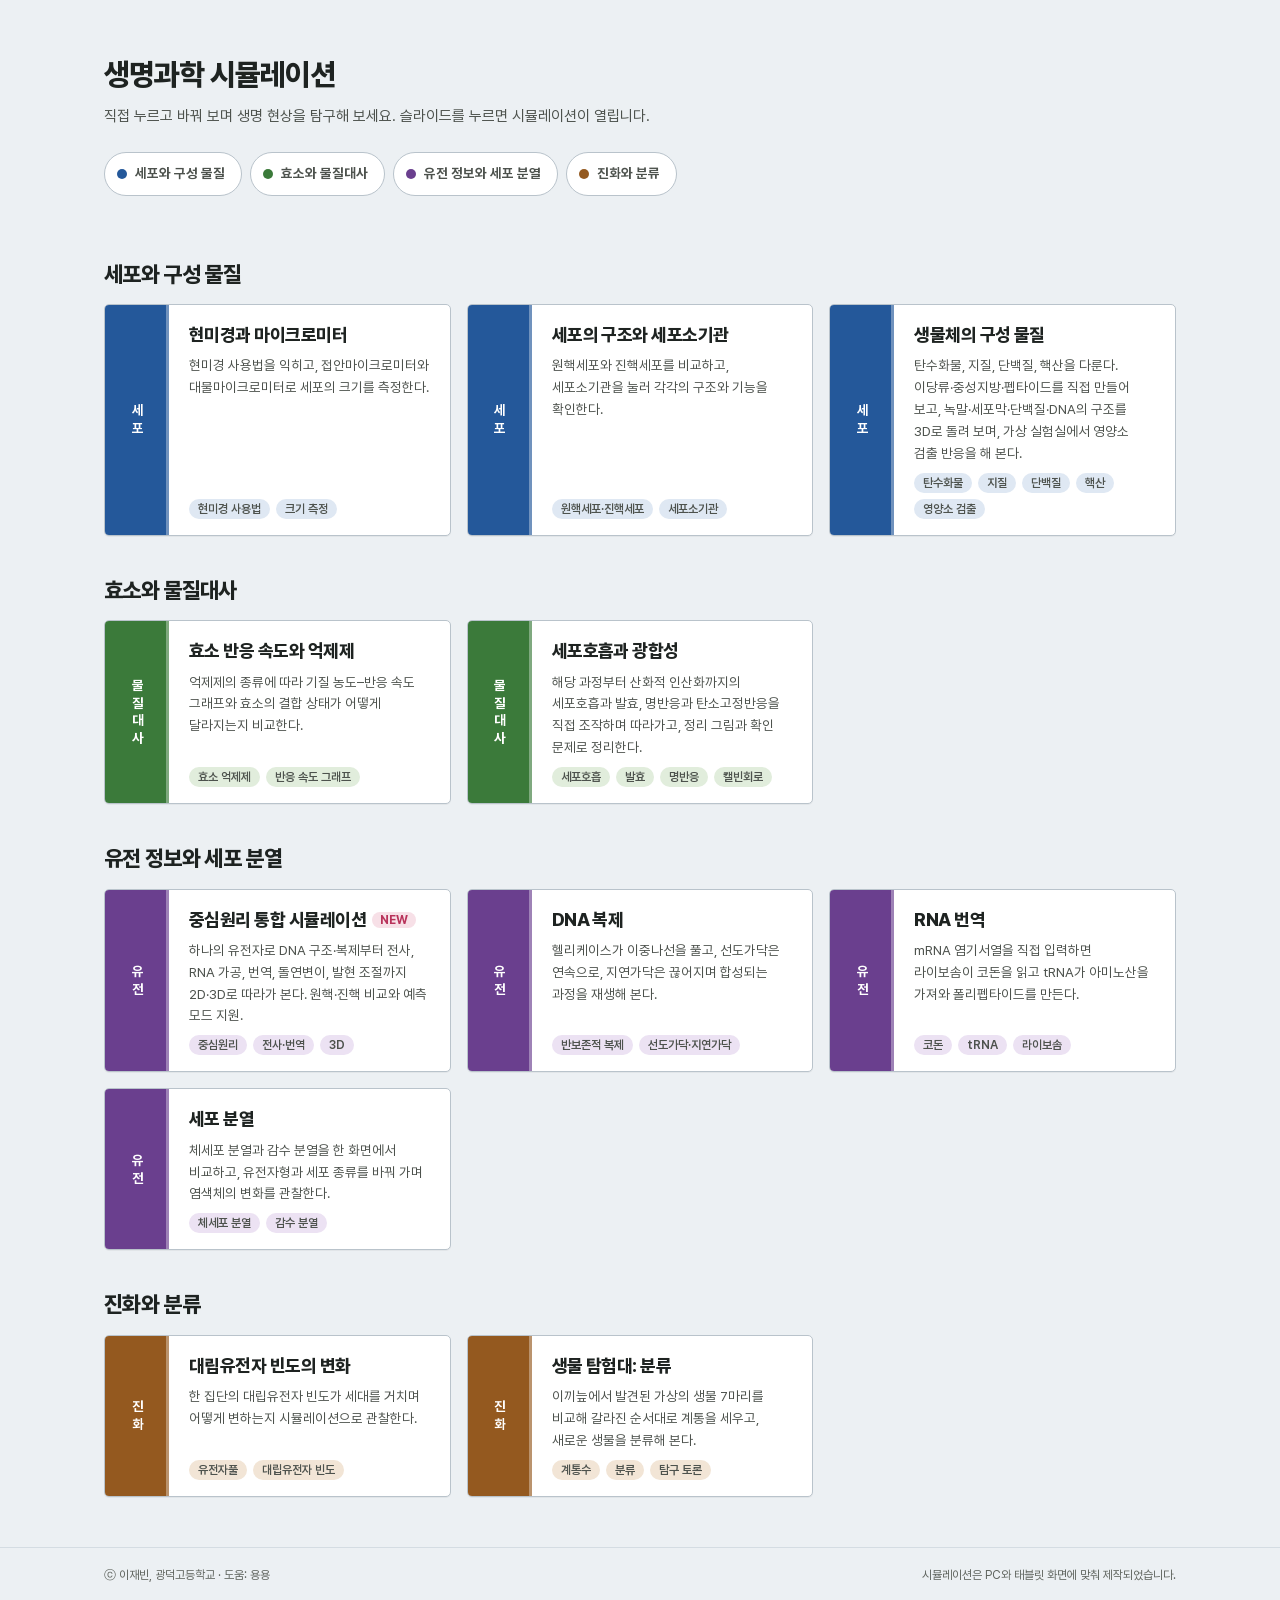
<file: index.html>
<!DOCTYPE html>
<html lang="ko">
<head>
<meta charset="utf-8">
<meta name="viewport" content="width=device-width, initial-scale=1">
<title>생명과학 시뮬레이션</title>
<meta name="description" content="세포, 물질대사, 유전, 진화를 직접 조작하며 탐구하는 생명과학 인터랙티브 시뮬레이션 모음">
<link rel="preload" href="fonts/Pretendard-ExtraBold.subset.woff2" as="font" type="font/woff2" crossorigin>
<link rel="stylesheet" href="css/base.css">
<link rel="stylesheet" href="css/index.css">
</head>
<body>

<header>
  <div class="wrap">
    <h1>생명과학 시뮬레이션</h1>
    <p>직접 누르고 바꿔 보며 생명 현상을 탐구해 보세요. 슬라이드를 누르면 시뮬레이션이 열립니다.</p>
    <nav class="jump" aria-label="주제 바로가기">
      <a href="#cell" class="t1">세포와 구성 물질</a>
      <a href="#meta" class="t2">효소와 물질대사</a>
      <a href="#gene" class="t3">유전 정보와 세포 분열</a>
      <a href="#evo" class="t4">진화와 분류</a>
    </nav>
  </div>
</header>

<main class="wrap">

  <section id="cell" class="t1">
    <h2>세포와 구성 물질</h2>
    <div class="grid">
      <a class="slide" href="Microscope.html">
        <span class="label" aria-hidden="true">세포</span>
        <div class="body">
          <h3>현미경과 마이크로미터</h3>
          <p>현미경 사용법을 익히고, 접안마이크로미터와 대물마이크로미터로 세포의 크기를 측정한다.</p>
          <div class="tags"><span>현미경 사용법</span><span>크기 측정</span></div>
        </div>
      </a>
      <a class="slide" href="CellStructure.html">
        <span class="label" aria-hidden="true">세포</span>
        <div class="body">
          <h3>세포의 구조와 세포소기관</h3>
          <p>원핵세포와 진핵세포를 비교하고, 세포소기관을 눌러 각각의 구조와 기능을 확인한다.</p>
          <div class="tags"><span>원핵세포·진핵세포</span><span>세포소기관</span></div>
        </div>
      </a>
      <a class="slide" href="Biomolecules.html">
        <span class="label" aria-hidden="true">세포</span>
        <div class="body">
          <h3>생물체의 구성 물질</h3>
          <p>탄수화물, 지질, 단백질, 핵산을 다룬다. 이당류·중성지방·펩타이드를 직접 만들어 보고, 녹말·세포막·단백질·DNA의 구조를 3D로 돌려 보며, 가상 실험실에서 영양소 검출 반응을 해 본다.</p>
          <div class="tags"><span>탄수화물</span><span>지질</span><span>단백질</span><span>핵산</span><span>영양소 검출</span></div>
        </div>
      </a>
    </div>
  </section>

  <section id="meta" class="t2">
    <h2>효소와 물질대사</h2>
    <div class="grid">
      <a class="slide" href="EnzymeInhibitor.html">
        <span class="label" aria-hidden="true">물질대사</span>
        <div class="body">
          <h3>효소 반응 속도와 억제제</h3>
          <p>억제제의 종류에 따라 기질 농도–반응 속도 그래프와 효소의 결합 상태가 어떻게 달라지는지 비교한다.</p>
          <div class="tags"><span>효소 억제제</span><span>반응 속도 그래프</span></div>
        </div>
      </a>
      <a class="slide" href="Photosynthesis.html">
        <span class="label" aria-hidden="true">물질대사</span>
        <div class="body">
          <h3>세포호흡과 광합성</h3>
          <p>해당 과정부터 산화적 인산화까지의 세포호흡과 발효, 명반응과 탄소고정반응을 직접 조작하며 따라가고, 정리 그림과 확인 문제로 정리한다.</p>
          <div class="tags"><span>세포호흡</span><span>발효</span><span>명반응</span><span>캘빈회로</span></div>
        </div>
      </a>
    </div>
  </section>

  <section id="gene" class="t3">
    <h2>유전 정보와 세포 분열</h2>
    <div class="grid">
      <a class="slide" href="CentralDogma.html">
        <span class="label" aria-hidden="true">유전</span>
        <div class="body">
          <h3>중심원리 통합 시뮬레이션<span class="new">NEW</span></h3>
          <p>하나의 유전자로 DNA 구조·복제부터 전사, RNA 가공, 번역, 돌연변이, 발현 조절까지 2D·3D로 따라가 본다. 원핵·진핵 비교와 예측 모드 지원.</p>
          <div class="tags"><span>중심원리</span><span>전사·번역</span><span>3D</span></div>
        </div>
      </a>
      <a class="slide" href="DNARep.html">
        <span class="label" aria-hidden="true">유전</span>
        <div class="body">
          <h3>DNA 복제</h3>
          <p>헬리케이스가 이중나선을 풀고, 선도가닥은 연속으로, 지연가닥은 끊어지며 합성되는 과정을 재생해 본다.</p>
          <div class="tags"><span>반보존적 복제</span><span>선도가닥·지연가닥</span></div>
        </div>
      </a>
      <a class="slide" href="RNATrans.html">
        <span class="label" aria-hidden="true">유전</span>
        <div class="body">
          <h3>RNA 번역</h3>
          <p>mRNA 염기서열을 직접 입력하면 라이보솜이 코돈을 읽고 tRNA가 아미노산을 가져와 폴리펩타이드를 만든다.</p>
          <div class="tags"><span>코돈</span><span>tRNA</span><span>라이보솜</span></div>
        </div>
      </a>
      <a class="slide" href="CellDivision.html">
        <span class="label" aria-hidden="true">유전</span>
        <div class="body">
          <h3>세포 분열</h3>
          <p>체세포 분열과 감수 분열을 한 화면에서 비교하고, 유전자형과 세포 종류를 바꿔 가며 염색체의 변화를 관찰한다.</p>
          <div class="tags"><span>체세포 분열</span><span>감수 분열</span></div>
        </div>
      </a>
    </div>
  </section>

  <section id="evo" class="t4">
    <h2>진화와 분류</h2>
    <div class="grid">
      <a class="slide" href="RevSim.html">
        <span class="label" aria-hidden="true">진화</span>
        <div class="body">
          <h3>대립유전자 빈도의 변화</h3>
          <p>한 집단의 대립유전자 빈도가 세대를 거치며 어떻게 변하는지 시뮬레이션으로 관찰한다.</p>
          <div class="tags"><span>유전자풀</span><span>대립유전자 빈도</span></div>
        </div>
      </a>
      <a class="slide" href="Dis.html">
        <span class="label" aria-hidden="true">진화</span>
        <div class="body">
          <h3>생물 탐험대: 분류</h3>
          <p>이끼늪에서 발견된 가상의 생물 7마리를 비교해 갈라진 순서대로 계통을 세우고, 새로운 생물을 분류해 본다.</p>
          <div class="tags"><span>계통수</span><span>분류</span><span>탐구 토론</span></div>
        </div>
      </a>
    </div>
  </section>

</main>

<footer>
  <div class="wrap foot">
    <span>ⓒ 이재빈, 광덕고등학교 · 도움: 용용</span>
    <span>시뮬레이션은 PC와 태블릿 화면에 맞춰 제작되었습니다.</span>
  </div>
</footer>

</body>
</html>
</file>
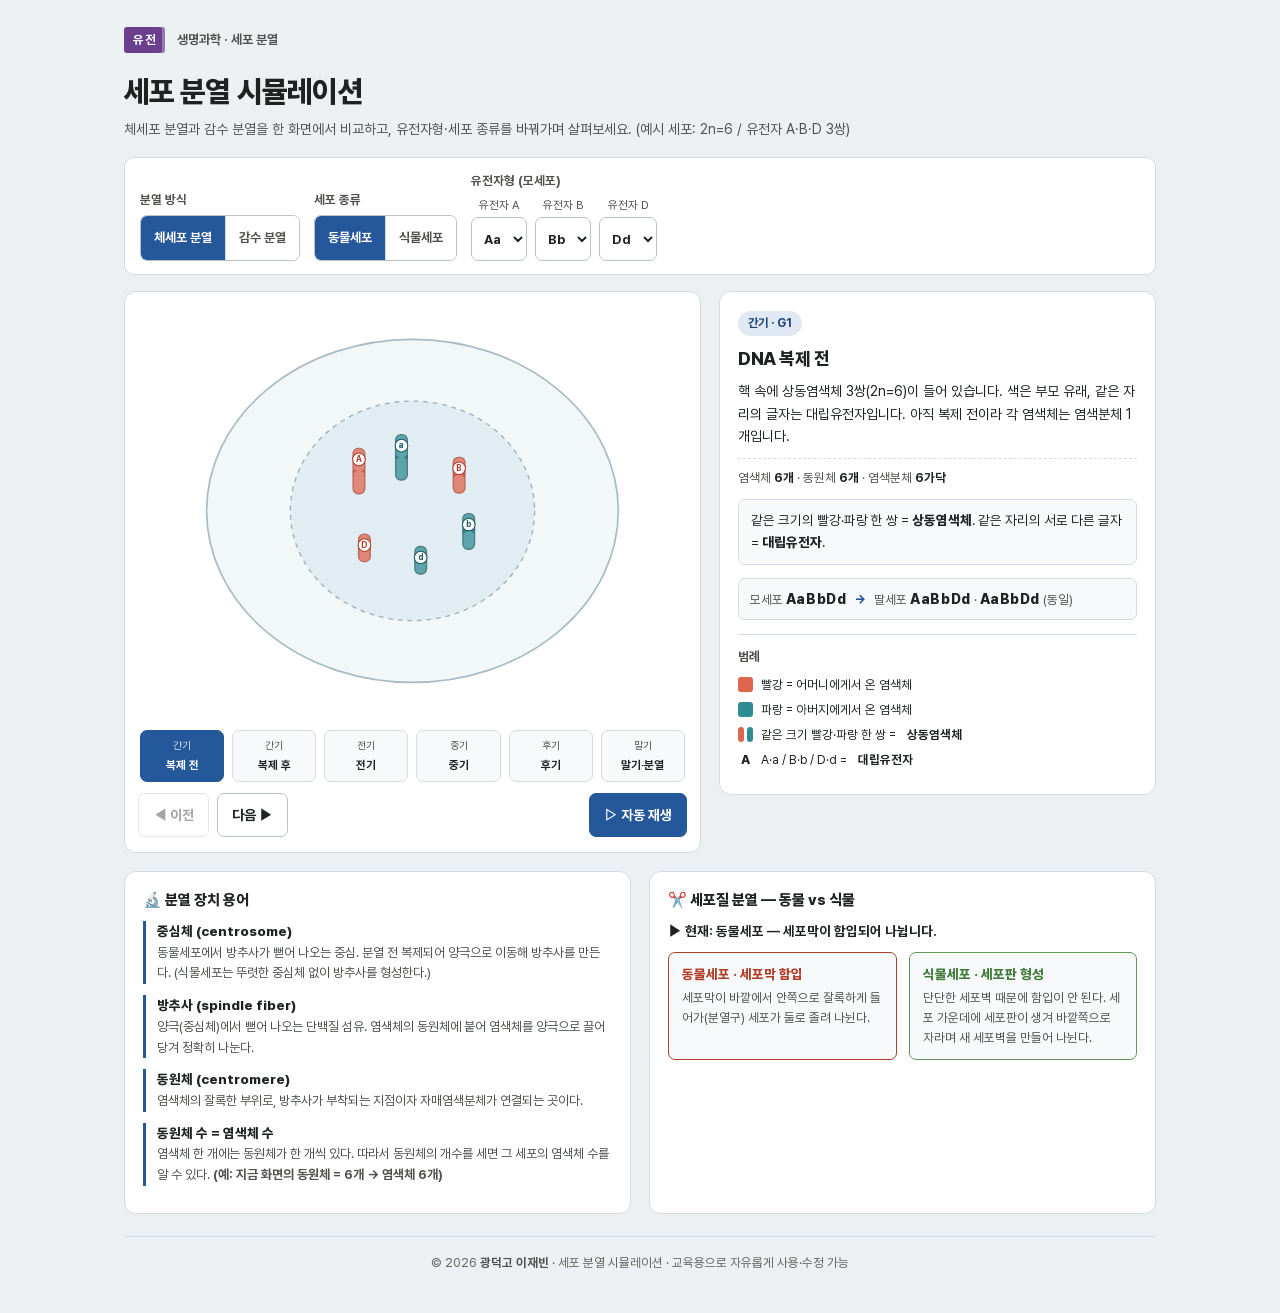
<file: CellDivision.html>
<!DOCTYPE html>
<html lang="ko">
<head>
<meta charset="UTF-8">
<meta name="viewport" content="width=device-width, initial-scale=1.0">
<title>세포 분열 시뮬레이션 — 체세포 분열 · 감수 분열</title>
<link rel="stylesheet" href="css/base.css">
<link rel="stylesheet" href="css/CellDivision.css">
</head>
<body>
<div class="wrap">
  <a class="unit gene" href="index.html" title="시뮬레이션 목록으로">유전</a>
  <div class="eyebrow">생명과학 · 세포 분열</div>
  <h1>세포 분열 시뮬레이션</h1>
  <p class="sub">체세포 분열과 감수 분열을 한 화면에서 비교하고, 유전자형·세포 종류를 바꿔가며 살펴보세요. (예시 세포: 2n=6 / 유전자 A·B·D 3쌍)</p>
 
  <!-- 컨트롤 -->
  <div class="toolbar">
    <div class="tb-group">
      <span class="tb-label">분열 방식</span>
      <div class="seg" id="modeSeg">
        <button data-mode="mitosis" class="on">체세포 분열</button>
        <button data-mode="meiosis">감수 분열</button>
      </div>
    </div>
    <div class="tb-group">
      <span class="tb-label">세포 종류</span>
      <div class="seg" id="cellSeg">
        <button data-cell="animal" class="on">동물세포</button>
        <button data-cell="plant">식물세포</button>
      </div>
    </div>
    <div class="tb-group">
      <span class="tb-label">유전자형 (모세포)</span>
      <div class="geno-pick" id="genoPick">
        <label>유전자 A
          <select data-gene="A"><option>AA</option><option selected>Aa</option><option>aa</option></select>
        </label>
        <label>유전자 B
          <select data-gene="B"><option>BB</option><option selected>Bb</option><option>bb</option></select>
        </label>
        <label>유전자 D
          <select data-gene="D"><option>DD</option><option selected>Dd</option><option>dd</option></select>
        </label>
      </div>
    </div>
    <div class="tb-group">
      <span class="tb-label">&nbsp;</span>
      <button class="mini hidden" id="shuffle">🎲 독립적 분배 다시 섞기</button>
    </div>
  </div>
 
  <div class="grid">
    <!-- 시각화 -->
    <section class="card stage-card">
      <svg class="scene" viewBox="0 0 800 600" role="img" aria-label="세포 분열 단계 시각화">
        <g id="membrane"></g>
        <g id="spindle"></g>
        <g id="centromeres"></g>
        <g id="chromosomes"></g>
      </svg>
      <div class="stepper" id="stepper"></div>
      <div class="controls">
        <button class="ctrl" id="prev">◀ 이전</button>
        <button class="ctrl" id="next">다음 ▶</button>
        <button class="ctrl play" id="play">▷ 자동 재생</button>
      </div>
    </section>
 
    <!-- 설명 패널 -->
    <aside class="card panel">
      <span class="phase-tag" id="phaseTag">간기</span>
      <h2 id="title">단계</h2>
      <p class="desc" id="desc"></p>
      <div class="count" id="count"></div>
      <div class="hl" id="hl"></div>
      <div class="genobar" id="genobar"></div>
      <div class="legend">
        <h3>범례</h3>
        <div class="leg-row"><span class="swatch sw-mat"></span> 빨강 = 어머니에게서 온 염색체</div>
        <div class="leg-row"><span class="swatch sw-pat"></span> 파랑 = 아버지에게서 온 염색체</div>
        <div class="leg-row"><span class="pair-ico"><i class="sw-mat"></i><i class="sw-pat"></i></span> 같은 크기 빨강·파랑 한 쌍 = <b>&nbsp;상동염색체</b></div>
        <div class="leg-row"><span style="font-weight:800;color:var(--ink);width:15px;text-align:center">A</span> A·a / B·b / D·d = <b>&nbsp;대립유전자</b></div>
      </div>
    </aside>
  </div>
 
  <!-- 구조 용어 + 세포질 분열 -->
  <div class="info-grid">
    <section class="card infocard">
      <h3>🔬 분열 장치 용어</h3>
      <div class="term"><div class="t">중심체 (centrosome)</div>
        <div class="d">동물세포에서 방추사가 뻗어 나오는 중심. 분열 전 복제되어 양극으로 이동해 방추사를 만든다. (식물세포는 뚜렷한 중심체 없이 방추사를 형성한다.)</div></div>
      <div class="term"><div class="t">방추사 (spindle fiber)</div>
        <div class="d">양극(중심체)에서 뻗어 나오는 단백질 섬유. 염색체의 동원체에 붙어 염색체를 양극으로 끌어당겨 정확히 나눈다.</div></div>
      <div class="term"><div class="t">동원체 (centromere)</div>
        <div class="d">염색체의 잘록한 부위로, 방추사가 부착되는 지점이자 자매염색분체가 연결되는 곳이다.</div></div>
      <div class="term" style="border-color:var(--accent)"><div class="t">동원체 수 = 염색체 수</div>
        <div class="d">염색체 한 개에는 동원체가 한 개씩 있다. 따라서 동원체의 개수를 세면 그 세포의 염색체 수를 알 수 있다. <b id="centroCount"></b></div></div>
    </section>
 
    <section class="card infocard">
      <h3>✂️ 세포질 분열 — 동물 vs 식물</h3>
      <p id="cytoActive" style="font-weight:700;"></p>
      <div class="cyto-row">
        <div class="cyto-box animal">
          <div class="h">동물세포 · 세포막 함입</div>
          <div class="b">세포막이 바깥에서 안쪽으로 잘록하게 들어가(분열구) 세포가 둘로 졸려 나뉜다.</div>
        </div>
        <div class="cyto-box plant">
          <div class="h">식물세포 · 세포판 형성</div>
          <div class="b">단단한 세포벽 때문에 함입이 안 된다. 세포 가운데에 세포판이 생겨 바깥쪽으로 자라며 새 세포벽을 만들어 나뉜다.</div>
        </div>
      </div>
    </section>
  </div>
 
  <footer class="copyright">
    © 2026 <b>광덕고 이재빈</b> · 세포 분열 시뮬레이션 · 교육용으로 자유롭게 사용·수정 가능
  </footer>
</div>
 
<script>
const NS='http://www.w3.org/2000/svg';
const OFF=11;
 
/* ---------- 유전자/세포 상태 ---------- */
const GENES=[ {key:'A',size:66}, {key:'B',size:52}, {key:'D',size:40} ];
let geno={A:'Aa', B:'Bb', D:'Dd'};
let orient={A:0, B:0, D:0};      // 0: 모계가 왼쪽, 1: 부계가 왼쪽 (독립적 분배)
let mode='mitosis';              // 'mitosis' | 'meiosis'
let cellType='animal';           // 'animal' | 'plant'
let stage=0;
 
function alleles(gene){ const s=geno[gene]; return [s[0], s[1]]; } // [모계, 부계]
 
/* 염색분체 12개 (각 상동염색체 = 자매염색분체 2개) */
const CH=[];
GENES.forEach(g=>['m','p'].forEach(par=>[1,2].forEach(s=>
  CH.push({id:g.key+par+s, gene:g.key, parent:par, sister:s, size:g.size}))));
 
/* ---------- 배치 좌표 상수 ---------- */
const CLUSTER={ Am:[-78,-58], Ap:[-16,-78], Bm:[68,-52], Bp:[82,30], Dm:[-70,54], Dp:[12,72] };
const CELL6  ={ Am:[-48,-50], Ap:[18,-58], Bm:[52,-16], Bp:[40,42], Dm:[-46,32], Dp:[-12,58] };
const CELL3  ={ A:[-40,-46], B:[40,-26], D:[-6,52] };
const MITO_ORDER=[['A','m'],['A','p'],['B','m'],['B','p'],['D','m'],['D','p']];
const SLOT6=[100,184,268,352,436,520];
const SLOT3=[150,300,450];
const SLOT3b=[180,300,420];
const BIV={ A:[320,190], B:[492,250], D:[378,415] };
const add=(c,d)=>[c[0]+d[0], c[1]+d[1]];
 
/* ---------- 단계별 레이아웃 생성 ---------- */
function buildLayout(){
  const pos={}, hidden=new Set(), centroJoin=[];
  let cells=[{cx:400,cy:300,rx:300,ry:250}], nuclei=[], poles=[], dividing=false, thread=false;
  const joined=(g,p,cx,cy)=>{ pos[g+p+'1']=[cx-OFF,cy]; pos[g+p+'2']=[cx+OFF,cy]; centroJoin.push(g+p); };
  const single=(g,p,cx,cy)=>{ pos[g+p+'1']=[cx,cy]; pos[g+p+'2']=[cx,cy]; hidden.add(g+p+'2'); };
  const split=(g,p,cx,cy,d)=>{ pos[g+p+'1']=[cx-d,cy]; pos[g+p+'2']=[cx+d,cy]; };
  const at=(g,p,s,xy)=>{ pos[g+p+s]=xy; };
  const C=[400,300];
 
  if(mode==='mitosis'){
    switch(stage){
      case 0: thread=true; nuclei=[{cx:400,cy:300,rx:178,ry:160}];
        MITO_ORDER.forEach(([g,p])=>single(g,p, ...add(C,CLUSTER[g+p]))); break;
      case 1: thread=true; nuclei=[{cx:400,cy:300,rx:178,ry:160}];
        MITO_ORDER.forEach(([g,p])=>joined(g,p, ...add(C,CLUSTER[g+p]))); break;
      case 2: poles=[[120,300],[680,300]];
        MITO_ORDER.forEach(([g,p])=>joined(g,p, ...add(C,CLUSTER[g+p]))); break;
      case 3: poles=[[120,300],[680,300]];
        MITO_ORDER.forEach(([g,p],i)=>joined(g,p,400,SLOT6[i])); break;
      case 4: poles=[[120,300],[680,300]]; cells=[{cx:400,cy:300,rx:330,ry:232}];
        MITO_ORDER.forEach(([g,p],i)=>split(g,p,400,SLOT6[i],150)); break;
      case 5: thread=true; dividing=true;
        cells=[{cx:250,cy:300,rx:150,ry:210},{cx:550,cy:300,rx:150,ry:210}];
        nuclei=[{cx:250,cy:300,rx:108,ry:150},{cx:550,cy:300,rx:108,ry:150}];
        MITO_ORDER.forEach(([g,p])=>{ at(g,p,'1',add([250,300],CELL6[g+p])); at(g,p,'2',add([550,300],CELL6[g+p])); }); break;
    }
  } else { /* meiosis */
    const lp=g=>orient[g]?'p':'m';   // 왼쪽으로 가는 homolog
    const rp=g=>orient[g]?'m':'p';   // 오른쪽
    switch(stage){
      case 0: thread=true; nuclei=[{cx:400,cy:300,rx:178,ry:160}];
        MITO_ORDER.forEach(([g,p])=>single(g,p, ...add(C,CLUSTER[g+p]))); break;
      case 1: thread=true; nuclei=[{cx:400,cy:300,rx:178,ry:160}];
        MITO_ORDER.forEach(([g,p])=>joined(g,p, ...add(C,CLUSTER[g+p]))); break;
      case 2: poles=[[120,300],[680,300]];   // 전기 I : 대합(2가 형성)
        GENES.forEach(g=>{ joined(g.key,'m',BIV[g.key][0]-20,BIV[g.key][1]); joined(g.key,'p',BIV[g.key][0]+20,BIV[g.key][1]); }); break;
      case 3: poles=[[120,300],[680,300]];   // 중기 I : 2가가 적도면에
        GENES.forEach((g,i)=>{ joined(g.key,lp(g.key),400-30,SLOT3[i]); joined(g.key,rp(g.key),400+30,SLOT3[i]); }); break;
      case 4: poles=[[120,300],[680,300]]; cells=[{cx:400,cy:300,rx:330,ry:232}]; // 후기 I : 상동염색체 분리
        GENES.forEach((g,i)=>{ joined(g.key,lp(g.key),205,SLOT3[i]); joined(g.key,rp(g.key),595,SLOT3[i]); }); break;
      case 5: dividing=true;                 // 말기 I : 2세포 (n=3, 복제 상태)
        cells=[{cx:250,cy:300,rx:150,ry:210},{cx:550,cy:300,rx:150,ry:210}];
        nuclei=[{cx:250,cy:300,rx:108,ry:150},{cx:550,cy:300,rx:108,ry:150}];
        GENES.forEach(g=>{ joined(g.key,lp(g.key), ...add([250,300],CELL3[g.key])); joined(g.key,rp(g.key), ...add([550,300],CELL3[g.key])); }); break;
      case 6: poles=[[150,300],[350,300],[450,300],[650,300]]; // 중기 II
        cells=[{cx:250,cy:300,rx:150,ry:210},{cx:550,cy:300,rx:150,ry:210}];
        GENES.forEach((g,i)=>{ joined(g.key,lp(g.key),250,SLOT3b[i]); joined(g.key,rp(g.key),550,SLOT3b[i]); }); break;
      case 7: poles=[[150,300],[350,300],[450,300],[650,300]]; // 후기 II : 자매염색분체 분리
        cells=[{cx:250,cy:300,rx:160,ry:205},{cx:550,cy:300,rx:160,ry:205}];
        GENES.forEach((g,i)=>{ split(g.key,lp(g.key),250,SLOT3b[i],70); split(g.key,rp(g.key),550,SLOT3b[i],70); }); break;
      case 8: thread=true; dividing=true;    // 말기 II : 4 생식세포 (n=3)
        const ctr=[150,340,460,650];
        cells=ctr.map(x=>({cx:x,cy:300,rx:86,ry:170}));
        nuclei=ctr.map(x=>({cx:x,cy:300,rx:62,ry:118}));
        GENES.forEach(g=>{
          at(g.key,lp(g.key),'1',add([ctr[0],300],CELL3[g.key]));
          at(g.key,lp(g.key),'2',add([ctr[1],300],CELL3[g.key]));
          at(g.key,rp(g.key),'1',add([ctr[2],300],CELL3[g.key]));
          at(g.key,rp(g.key),'2',add([ctr[3],300],CELL3[g.key]));
        }); break;
    }
  }
  return {pos,hidden,centroJoin,cells,nuclei,poles,dividing,thread};
}
 
/* ---------- 렌더링 ---------- */
const gChrom=document.getElementById('chromosomes');
function buildChromatids(){
  gChrom.innerHTML='';
  CH.forEach(c=>{
    const h=c.size;
    const fill=c.parent==='m'?'var(--mat)':'var(--pat)';
    const stroke=c.parent==='m'?'var(--mat-d)':'var(--pat-d)';
    const g=document.createElementNS(NS,'g'); g.setAttribute('class','chromatid'); g.id='ch-'+c.id;
    g.innerHTML=`
      <rect class="bar" x="-8.5" y="${-h/2}" width="17" height="${h}" rx="7.5" fill="${fill}" stroke="${stroke}" stroke-width="2"/>
      <path d="M -8.5 -3.5 L -3 0 L -8.5 3.5 Z" fill="${stroke}" opacity=".5"/>
      <path d="M 8.5 -3.5 L 3 0 L 8.5 3.5 Z" fill="${stroke}" opacity=".5"/>
      <circle cx="0" cy="${-h/2+16}" r="9.2" fill="#fff" stroke="${stroke}" stroke-width="1.5"/>
      <text x="0" y="${-h/2+20.1}" text-anchor="middle" fill="${stroke}" data-al></text>`;
    gChrom.appendChild(g);
  });
  updateAlleles();
}
function updateAlleles(){
  CH.forEach(c=>{
    const t=document.querySelector('#ch-'+c.id+' [data-al]');
    if(t) t.textContent=alleles(c.gene)[c.parent==='m'?0:1];
  });
}
function ell(c,fill,st,sw,dash){
  return `<ellipse cx="${c.cx}" cy="${c.cy}" rx="${c.rx}" ry="${c.ry}" fill="${fill}" stroke="${st}" stroke-width="${sw}"${dash?` stroke-dasharray="${dash}"`:''}/>`;
}
function renderMembrane(L){
  const m=document.getElementById('membrane'); let s='';
  L.cells.forEach(c=>{
    if(cellType==='plant')
      s+=`<rect x="${c.cx-c.rx}" y="${c.cy-c.ry}" width="${c.rx*2}" height="${c.ry*2}" rx="14"
            fill="var(--cell-plant)" stroke="var(--cell-wall)" stroke-width="6"/>`;
    else
      s+=ell(c,'var(--cell)','var(--cell-stroke)',2.5);
  });
  // 세포질 분열 표시 (세포판 / 분열구)
  if(L.dividing && L.cells.length>1){
    const cs=L.cells; const ry=cs[0].ry;
    for(let i=0;i<cs.length-1;i++){
      const bx=(cs[i].cx+cs[i+1].cx)/2; const top=cs[i].cy-ry+8, bot=cs[i].cy+ry-8;
      if(cellType==='plant'){
        s+=`<line x1="${bx}" y1="${top}" x2="${bx}" y2="${bot}" stroke="var(--cell-wall)" stroke-width="5"/>`;
      } else {
        s+=`<path d="M ${bx-12} ${top} Q ${bx} ${top+22} ${bx+12} ${top}" fill="none" stroke="var(--cell-stroke)" stroke-width="3"/>`;
        s+=`<path d="M ${bx-12} ${bot} Q ${bx} ${bot-22} ${bx+12} ${bot}" fill="none" stroke="var(--cell-stroke)" stroke-width="3"/>`;
      }
    }
  }
  L.nuclei.forEach(c=> s+=ell(c,'var(--nuc)','var(--nuc-stroke)',2,'7 7'));
  m.innerHTML=s;
}
function renderSpindle(L){
  const el=document.getElementById('spindle');
  if(!L.poles.length){ el.innerHTML=''; return; }
  let s='';
  L.poles.forEach(p=>{
    s+=`<circle cx="${p[0]}" cy="${p[1]}" r="${cellType==='plant'?3.5:6}" fill="#8fa0aa"/>`;
    if(cellType==='animal'){ // 중심체(별가락) 느낌
      s+=`<circle cx="${p[0]}" cy="${p[1]}" r="11" fill="none" stroke="#aab8c1" stroke-width="1" opacity=".5"/>`;
    }
  });
  CH.forEach(c=>{
    if(L.hidden.has(c.id)) return;
    const t=L.pos[c.id]; if(!t) return;
    let best=L.poles[0], bd=1e9;
    L.poles.forEach(p=>{ const d=(p[0]-t[0])**2+(p[1]-t[1])**2; if(d<bd){bd=d; best=p;} });
    s+=`<line x1="${best[0]}" y1="${best[1]}" x2="${t[0]}" y2="${t[1]}" stroke="var(--spindle)" stroke-width="1.3" opacity=".5"/>`;
  });
  el.innerHTML=s;
}
function renderCentromeres(L){
  const el=document.getElementById('centromeres');
  if(!L.centroJoin.length){ el.innerHTML=''; return; }
  let s='';
  L.centroJoin.forEach(hk=>{
    const a=L.pos[hk+'1'], b=L.pos[hk+'2']; if(!a||!b) return;
    const cx=(a[0]+b[0])/2, cy=(a[1]+b[1])/2, w=Math.abs(b[0]-a[0])+12;
    s+=`<rect x="${cx-w/2}" y="${cy-4.5}" width="${w}" height="9" rx="4.5" fill="#4a5a64"/>`;
  });
  el.innerHTML=s;
}
 
/* ---------- 단계 텍스트 ---------- */
const META={
  mitosis:[
    {ph:'간기 · G1', t:'DNA 복제 전', c:'염색체 <b>6개</b> · 동원체 <b>6개</b> · 염색분체 <b>6가닥</b>',
     d:'핵 속에 상동염색체 3쌍(2n=6)이 들어 있습니다. 색은 부모 유래, 같은 자리의 글자는 대립유전자입니다. 아직 복제 전이라 각 염색체는 염색분체 1개입니다.',
     h:'같은 크기의 빨강·파랑 한 쌍 = <strong>상동염색체</strong>. 같은 자리의 서로 다른 글자 = <strong>대립유전자</strong>.', hc:''},
    {ph:'간기 · S', t:'DNA 복제 후', c:'염색체 <b>6개</b> · 동원체 <b>6개</b> · 염색분체 <b>12가닥</b>',
     d:'DNA가 복제되어 각 염색체가 자매염색분체 2가닥이 됩니다. 두 가닥은 동원체로 연결되며, 완전히 똑같은 복사본입니다.',
     h:'자매염색분체는 동일한 복사본 → <strong>같은 대립유전자</strong>를 가집니다.', hc:''},
    {ph:'분열기 · 전기', t:'전기 (Prophase)', c:'염색체 <b>6개</b> · 염색분체 <b>12가닥</b>',
     d:'핵막이 사라지고 염색체가 응축됩니다. 중심체가 양극으로 이동하며 방추사가 형성되기 시작합니다.',
     h:'방추사가 염색체의 <strong>동원체</strong>에 부착될 준비를 합니다.', hc:''},
    {ph:'분열기 · 중기', t:'중기 (Metaphase)', c:'염색체 <b>6개</b> · 염색분체 <b>12가닥</b>',
     d:'6개의 염색체가 적도면에 하나씩 일렬로 배열됩니다.',
     h:'⚠️ 상동염색체끼리 짝짓지 않고 <strong>하나씩 배열</strong> — 이것이 체세포 분열! (감수분열에서는 상동염색체가 짝을 이룸)', hc:'warn'},
    {ph:'분열기 · 후기', t:'후기 (Anaphase)', c:'동원체 분리 → 양극으로 <b>6개씩</b> 이동',
     d:'동원체가 분리되며 자매염색분체가 방추사에 끌려 양극으로 이동합니다.',
     h:'★ 나뉘는 것은 상동염색체가 아니라 <strong>자매염색분체</strong>입니다.', hc:'warn'},
    {ph:'분열기 · 말기', t:'말기 · 세포질 분열', c:'딸세포마다 염색체 <b>6개 (2n=6)</b>',
     d:'핵막이 다시 만들어지고 세포질이 나뉘어 2개의 딸세포가 됩니다.',
     h:'두 딸세포는 모세포와 <strong>유전적으로 동일</strong>합니다.', hc:'good'},
  ],
  meiosis:[
    {ph:'간기 · G1', t:'DNA 복제 전', c:'염색체 <b>6개</b> · 동원체 <b>6개</b> · 염색분체 <b>6가닥</b>',
     d:'핵 속에 상동염색체 3쌍(2n=6)이 있습니다. 복제 전 상태입니다.',
     h:'감수분열도 분열 전에 DNA를 <strong>한 번만</strong> 복제합니다.', hc:'info'},
    {ph:'간기 · S', t:'DNA 복제 후', c:'염색체 <b>6개</b> · 염색분체 <b>12가닥</b>',
     d:'DNA가 복제되어 각 염색체가 자매염색분체 2가닥이 됩니다.',
     h:'자매염색분체는 동원체로 연결된 <strong>동일한 복사본</strong>입니다.', hc:''},
    {ph:'감수 1분열 · 전기 I', t:'전기 I — 대합 · 교차', c:'2가 염색체 <b>3개</b> (염색체 6개)',
     d:'상동염색체가 서로 달라붙어 2가 염색체(4분염색체)를 만듭니다(대합). 이때 교차가 일어나 유전적 다양성이 커질 수 있습니다.',
     h:'대합·교차는 유전적 다양성의 원인입니다. (이 시뮬레이션은 교차 없이 독립적 분배만 시각화)', hc:'info'},
    {ph:'감수 1분열 · 중기 I', t:'중기 I (Metaphase I)', c:'2가 염색체 <b>3개</b>가 적도면에 배열',
     d:'2가 염색체가 적도면에 배열됩니다. 각 2가의 방향은 무작위(독립적 분배)입니다.',
     h:'★ <strong>상동염색체가 쌍으로</strong> 배열 — 체세포 분열과의 결정적 차이!', hc:'warn'},
    {ph:'감수 1분열 · 후기 I', t:'후기 I (Anaphase I)', c:'양극으로 염색체 <b>3개씩</b> (n으로 감소)',
     d:'상동염색체가 서로 분리되어 양극으로 갑니다. 자매염색분체는 아직 붙어 있습니다(동원체 분리 안 됨).',
     h:'★ 후기 I에서 나뉘는 것은 <strong>상동염색체</strong>입니다. 염색체 수가 2n→n으로 절반이 됩니다!', hc:'warn'},
    {ph:'감수 1분열 · 말기 I', t:'말기 I · 세포질 분열', c:'각 세포 염색체 <b>3개 (n=3)</b>, 자매염색분체 2가닥',
     d:'세포질이 나뉘어 2개의 세포가 됩니다. 각 염색체는 아직 자매염색분체 2가닥인 상태입니다.',
     h:'딸세포는 <strong>반수체(n=3)</strong>가 됩니다. 보통 DNA 복제 없이 곧바로 2분열로 이어집니다.', hc:'info'},
    {ph:'감수 2분열 · 중기 II', t:'중기 II (Metaphase II)', c:'각 세포 염색체 <b>3개</b> · 동원체 <b>3개</b>',
     d:'두 세포에서 각각 3개의 염색체가 적도면에 하나씩 배열됩니다(체세포 분열 중기와 비슷).',
     h:'이제부터는 체세포 분열처럼 <strong>자매염색분체가 분리</strong>될 차례입니다.', hc:''},
    {ph:'감수 2분열 · 후기 II', t:'후기 II (Anaphase II)', c:'동원체 분리 → 자매염색분체 이동',
     d:'동원체가 분리되며 자매염색분체가 양극으로 갑니다.',
     h:'후기 II에서는 (체세포 후기처럼) <strong>자매염색분체</strong>가 나뉩니다.', hc:'warn'},
    {ph:'감수 2분열 · 말기 II', t:'말기 II · 세포질 분열', c:'생식세포 <b>4개</b> · 각 <b>n=3</b>',
     d:'세포질이 나뉘어 총 4개의 생식세포가 됩니다.',
     h:'결과: <strong>4개의 생식세포(n=3)</strong>. 독립적 분배·교차로 유전적으로 다양합니다. 🎲 다시 섞기로 확인하세요!', hc:'good'},
  ]
};
const STEPS={
  mitosis:[['간기','복제 전'],['간기','복제 후'],['전기','전기'],['중기','중기'],['후기','후기'],['말기','말기·분열']],
  meiosis:[['간기','복제 전'],['간기','복제 후'],['전기 I','대합·교차'],['중기 I','중기 I'],['후기 I','후기 I'],['말기 I','말기 I'],['중기 II','중기 II'],['후기 II','후기 II'],['말기 II','말기 II']]
};
 
/* ---------- 유전자형 / 생식세포 표시 ---------- */
function parentGeno(){ return geno.A+geno.B+geno.D; }
function gameteSets(){
  const L=GENES.map(g=> alleles(g.key)[orient[g.key]?1:0]).join('');
  const R=GENES.map(g=> alleles(g.key)[orient[g.key]?0:1]).join('');
  return [L,R];
}
function renderGenobar(){
  const el=document.getElementById('genobar');
  if(mode==='mitosis'){
    const g=parentGeno();
    el.innerHTML=`<span>모세포 <span class="geno">${g}</span></span><span class="arrow">→</span>`+
      `<span>딸세포 <span class="geno">${g}</span> · <span class="geno">${g}</span> (동일)</span>`;
  } else {
    const [L,R]=gameteSets();
    el.innerHTML=`<span>모세포 <span class="geno">${parentGeno()}</span></span><span class="arrow">→</span>`+
      `<span>생식세포 <span class="geno">${L}</span>·<span class="geno">${L}</span>·<span class="geno">${R}</span>·<span class="geno">${R}</span></span>`;
  }
}
 
/* ---------- 적용 ---------- */
function apply(){
  const L=buildLayout();
  renderMembrane(L); renderSpindle(L); renderCentromeres(L);
  CH.forEach(c=>{
    const g=document.getElementById('ch-'+c.id); const p=L.pos[c.id];
    if(p){ g.style.transform=`translate(${p[0]}px, ${p[1]}px)`; }
    g.style.opacity=L.hidden.has(c.id)?'0':'1';
    g.classList.toggle('thread', L.thread);
  });
  const m=META[mode][stage];
  document.getElementById('phaseTag').textContent=m.ph;
  document.getElementById('title').textContent=m.t;
  document.getElementById('desc').textContent=m.d;
  document.getElementById('count').innerHTML=m.c;
  const hl=document.getElementById('hl'); hl.innerHTML=m.h; hl.className='hl '+(m.hc||'');
  [...document.querySelectorAll('.step')].forEach((b,i)=>b.classList.toggle('active', i===stage));
  document.getElementById('prev').disabled = stage===0;
  document.getElementById('next').disabled = stage===STEPS[mode].length-1;
  // 동물/식물 안내 활성 표시
  document.getElementById('cytoActive').textContent =
    cellType==='animal' ? '▶ 현재: 동물세포 — 세포막이 함입되어 나뉩니다.'
                        : '▶ 현재: 식물세포 — 세포판이 형성되어 나뉩니다.';
  // 동원체 수 안내
  const cc = mode==='mitosis'
     ? (stage<5?'지금 화면의 동원체 = 6개 → 염색체 6개':'각 딸세포의 동원체 = 6개 → 염색체 6개')
     : (stage<5?'지금 화면의 동원체 = 6개 → 염색체 6개':'각 세포의 동원체 = 3개 → 염색체 3개(n)');
  document.getElementById('centroCount').textContent='(예: '+cc+')';
  renderGenobar();
}
 
/* ---------- 스텝퍼 ---------- */
function buildStepper(){
  const sp=document.getElementById('stepper'); sp.innerHTML='';
  STEPS[mode].forEach((lab,i)=>{
    const b=document.createElement('button'); b.className='step';
    b.innerHTML=`<div class="ph">${lab[0]}</div><div class="nm">${lab[1]}</div>`;
    b.addEventListener('click',()=>{ stopPlay(); stage=i; apply(); });
    sp.appendChild(b);
  });
}
 
/* ---------- 컨트롤 이벤트 ---------- */
const btnPrev=document.getElementById('prev'), btnNext=document.getElementById('next'), btnPlay=document.getElementById('play');
btnPrev.addEventListener('click',()=>{ stopPlay(); if(stage>0){stage--; apply();} });
btnNext.addEventListener('click',()=>{ stopPlay(); if(stage<STEPS[mode].length-1){stage++; apply();} });
document.addEventListener('keydown',e=>{ if(e.key==='ArrowLeft')btnPrev.click(); if(e.key==='ArrowRight')btnNext.click(); });
 
let timer=null;
function stopPlay(){ if(timer){ clearInterval(timer); timer=null; btnPlay.textContent='▷ 자동 재생'; } }
btnPlay.addEventListener('click',()=>{
  if(timer){ stopPlay(); return; }
  if(stage===STEPS[mode].length-1){ stage=0; apply(); }
  btnPlay.textContent='⏸ 멈춤';
  timer=setInterval(()=>{ if(stage>=STEPS[mode].length-1){ stopPlay(); return; } stage++; apply(); }, 1900);
});
 
document.getElementById('modeSeg').addEventListener('click',e=>{
  const b=e.target.closest('button'); if(!b) return;
  stopPlay(); mode=b.dataset.mode; stage=0;
  [...e.currentTarget.children].forEach(x=>x.classList.toggle('on',x===b));
  document.getElementById('shuffle').classList.toggle('hidden', mode!=='meiosis');
  buildStepper(); apply();
});
document.getElementById('cellSeg').addEventListener('click',e=>{
  const b=e.target.closest('button'); if(!b) return;
  cellType=b.dataset.cell;
  [...e.currentTarget.children].forEach(x=>x.classList.toggle('on',x===b));
  apply();
});
document.getElementById('genoPick').addEventListener('change',e=>{
  if(e.target.dataset.gene){ geno[e.target.dataset.gene]=e.target.value; updateAlleles(); renderGenobar(); }
});
document.getElementById('shuffle').addEventListener('click',()=>{
  orient={A:Math.round(Math.random()), B:Math.round(Math.random()), D:Math.round(Math.random())};
  apply();
});
 
/* ---------- 시작 ---------- */
buildChromatids(); buildStepper(); apply();
</script>
</body>
</html>
</file>
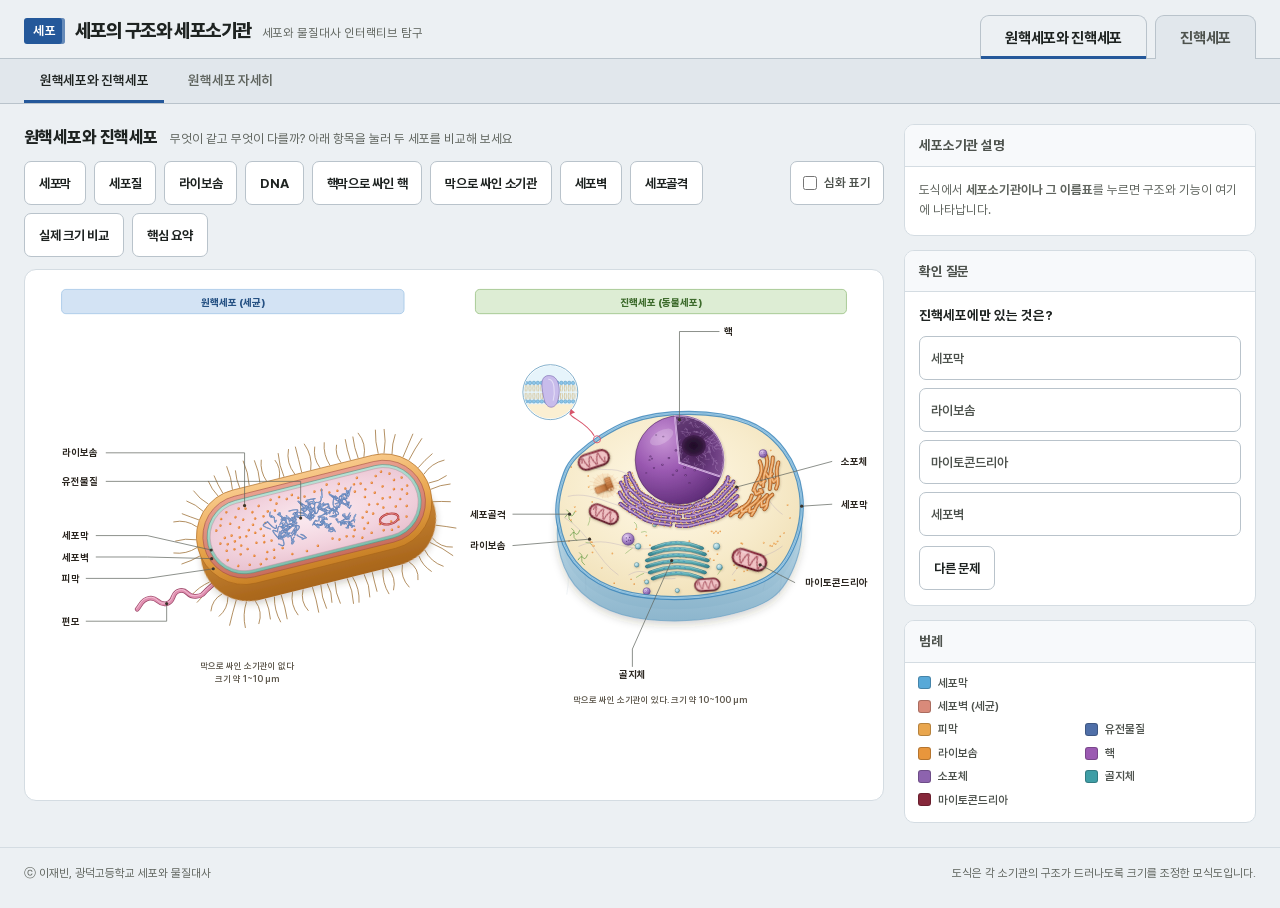
<file: CellStructure.html>
<!DOCTYPE html>
<html lang="ko">
<head>
<meta charset="utf-8">
<meta name="viewport" content="width=device-width, initial-scale=1">
<title>세포의 구조와 세포소기관</title>
<link rel="stylesheet" href="css/base.css">
<link rel="stylesheet" href="css/CellStructure.css">
</head>
<body>

<header>
  <div class="hbar">
    <div class="brand">
      <a class="unit cell" href="index.html" title="시뮬레이션 목록으로">세포</a>
      <h1>세포의 구조와 세포소기관</h1>
      <span>세포와 물질대사 인터랙티브 탐구</span>
    </div>
    <nav class="maintabs" id="maintabs" role="tablist">
      <button role="tab" data-main="pk" aria-selected="true">원핵세포와 진핵세포</button>
      <button role="tab" data-main="eu" aria-selected="false">진핵세포</button>
    </nav>
  </div>
  <div class="subbar"><nav class="subtabs" id="subtabs" role="tablist"></nav></div>
</header>

<main>
  <div class="stage-col">
    <div class="stagehead"><h2 id="viewTitle">—</h2><p id="viewSub"></p></div>
    <div class="ctrl" id="ctrl"></div>
    <div class="stage" id="stage"></div>
  </div>
  <aside>
    <div class="panel"><h3>세포소기관 설명</h3><div class="pbody" id="info"></div></div>
    <div class="panel" id="quizPanel" hidden><h3 id="quizTitle">확인 질문</h3><div class="quiz" id="quiz"></div></div>
    <div class="panel"><h3>범례</h3><div class="legend" id="legend"></div></div>
  </aside>
</main>

<footer>
  <span>ⓒ 이재빈, 광덕고등학교 세포와 물질대사</span>
  <span>도식은 각 소기관의 구조가 드러나도록 크기를 조정한 모식도입니다.</span>
</footer>

<div class="modal" id="modal" role="dialog" aria-modal="true"><div class="mcard" id="mcard"></div></div>

<script>
const ART={"animal": {"d": "<linearGradient id=\"aSide\" x1=\"0\" y1=\"0\" x2=\"0\" y2=\"1\"><stop offset=\"0\" stop-color=\"#DCEBF1\"/><stop offset=\"0.55\" stop-color=\"#B4D2E2\"/><stop offset=\"1\" stop-color=\"#8DB6CD\"/></linearGradient><radialGradient id=\"aCyto\" cx=\"45%\" cy=\"40%\" r=\"70%\"><stop offset=\"0\" stop-color=\"#FFF9E8\"/><stop offset=\"0.6\" stop-color=\"#F7EBCB\"/><stop offset=\"1\" stop-color=\"#EFDDB2\"/></radialGradient><radialGradient id=\"aNucS\" cx=\"32%\" cy=\"26%\" r=\"80%\"><stop offset=\"0\" stop-color=\"#C996D6\"/><stop offset=\"0.45\" stop-color=\"#9B5AB2\"/><stop offset=\"1\" stop-color=\"#5E2C78\"/></radialGradient><radialGradient id=\"aNucIn\" cx=\"40%\" cy=\"62%\" r=\"80%\"><stop offset=\"0\" stop-color=\"#4A2358\"/><stop offset=\"0.5\" stop-color=\"#6B3C80\"/><stop offset=\"1\" stop-color=\"#8A5C9C\"/></radialGradient><radialGradient id=\"aNuclo\" cx=\"50%\" cy=\"50%\" r=\"55%\"><stop offset=\"0\" stop-color=\"#1E0C26\"/><stop offset=\"0.6\" stop-color=\"#2F1638\"/><stop offset=\"1\" stop-color=\"#4A2358\"/></radialGradient><linearGradient id=\"aRER\" x1=\"0\" y1=\"0\" x2=\"0\" y2=\"1\"><stop offset=\"0\" stop-color=\"#9C74B8\"/><stop offset=\"1\" stop-color=\"#6E4690\"/></linearGradient><radialGradient id=\"aMito\" cx=\"40%\" cy=\"30%\" r=\"75%\"><stop offset=\"0\" stop-color=\"#B4505E\"/><stop offset=\"0.7\" stop-color=\"#86273A\"/><stop offset=\"1\" stop-color=\"#5C1626\"/></radialGradient><linearGradient id=\"aGolgi\" x1=\"0\" y1=\"0\" x2=\"0\" y2=\"1\"><stop offset=\"0\" stop-color=\"#6FC2C6\"/><stop offset=\"1\" stop-color=\"#2F7F8C\"/></linearGradient><radialGradient id=\"aLyso\" cx=\"35%\" cy=\"30%\" r=\"75%\"><stop offset=\"0\" stop-color=\"#E6D3F2\"/><stop offset=\"0.55\" stop-color=\"#A884C8\"/><stop offset=\"1\" stop-color=\"#6E4E96\"/></radialGradient><radialGradient id=\"aVes\" cx=\"35%\" cy=\"30%\" r=\"75%\"><stop offset=\"0\" stop-color=\"#FFF6D8\"/><stop offset=\"0.6\" stop-color=\"#EFD89A\"/><stop offset=\"1\" stop-color=\"#C9A95C\"/></radialGradient><radialGradient id=\"aVesB\" cx=\"35%\" cy=\"30%\" r=\"75%\"><stop offset=\"0\" stop-color=\"#DDF1F5\"/><stop offset=\"0.6\" stop-color=\"#9CCBD6\"/><stop offset=\"1\" stop-color=\"#4F8FA2\"/></radialGradient><radialGradient id=\"aRibo\" cx=\"35%\" cy=\"30%\" r=\"75%\"><stop offset=\"0\" stop-color=\"#FFD28E\"/><stop offset=\"1\" stop-color=\"#D9822F\"/></radialGradient><linearGradient id=\"aCent\" x1=\"0\" y1=\"0\" x2=\"1\" y2=\"0\"><stop offset=\"0\" stop-color=\"#F2B27A\"/><stop offset=\"1\" stop-color=\"#B5652C\"/></linearGradient><filter id=\"aSh\" x=\"-30%\" y=\"-30%\" width=\"160%\" height=\"160%\"><feDropShadow dx=\"1.5\" dy=\"2.5\" stdDeviation=\"2.4\" flood-color=\"#4a3522\" flood-opacity=\".28\"/></filter><filter id=\"aBig\" x=\"-20%\" y=\"-20%\" width=\"140%\" height=\"150%\"><feDropShadow dx=\"0\" dy=\"10\" stdDeviation=\"12\" flood-color=\"#3a3025\" flood-opacity=\".22\"/></filter><clipPath id=\"aTopClip\"><path d=\"M330 300 C361.3 271.3 418.3 231 470 212 C521.7 193 584.2 185.7 640 186 C695.8 186.3 760.8 196.3 805 214 C849.2 231.7 880.5 259.3 905 292 C929.5 324.7 946.2 369.5 952 410 C957.8 450.5 953.3 496.7 940 535 C926.7 573.3 907 613.8 872 640 C837 666.2 782 681.3 730 692 C678 702.7 612 706.7 560 704 C508 701.3 458.3 692.7 418 676 C377.7 659.3 342.3 634.7 318 604 C293.7 573.3 278 528.7 272 492 C266 455.3 272.3 416 282 384 C291.7 352 298.7 328.7 330 300 Z\"/></clipPath>", "a": "<g id=\"a-art\"><g id=\"a-body\" filter=\"url(#aBig)\"><path d=\"M330 364 C361.3 335.3 418.3 295 470 276 C521.7 257 584.2 249.7 640 250 C695.8 250.3 760.8 260.3 805 278 C849.2 295.7 880.5 323.3 905 356 C929.5 388.7 946.2 433.5 952 474 C957.8 514.5 953.3 560.7 940 599 C926.7 637.3 907 677.8 872 704 C837 730.2 782 745.3 730 756 C678 766.7 612 770.7 560 768 C508 765.3 458.3 756.7 418 740 C377.7 723.3 342.3 698.7 318 668 C293.7 637.3 278 592.7 272 556 C266 519.3 272.3 480 282 448 C291.7 416 298.7 392.7 330 364 Z\" fill=\"url(#aSide)\"/><path d=\"M330 300 C361.3 271.3 418.3 231 470 212 C521.7 193 584.2 185.7 640 186 C695.8 186.3 760.8 196.3 805 214 C849.2 231.7 880.5 259.3 905 292 C929.5 324.7 946.2 369.5 952 410 C957.8 450.5 953.3 496.7 940 535 C926.7 573.3 907 613.8 872 640 C837 666.2 782 681.3 730 692 C678 702.7 612 706.7 560 704 C508 701.3 458.3 692.7 418 676 C377.7 659.3 342.3 634.7 318 604 C293.7 573.3 278 528.7 272 492 C266 455.3 272.3 416 282 384 C291.7 352 298.7 328.7 330 300 Z\" fill=\"url(#aSide)\" transform=\"translate(0 32.0)\"/></g><path d=\"M330 364 C361.3 335.3 418.3 295 470 276 C521.7 257 584.2 249.7 640 250 C695.8 250.3 760.8 260.3 805 278 C849.2 295.7 880.5 323.3 905 356 C929.5 388.7 946.2 433.5 952 474 C957.8 514.5 953.3 560.7 940 599 C926.7 637.3 907 677.8 872 704 C837 730.2 782 745.3 730 756 C678 766.7 612 770.7 560 768 C508 765.3 458.3 756.7 418 740 C377.7 723.3 342.3 698.7 318 668 C293.7 637.3 278 592.7 272 556 C266 519.3 272.3 480 282 448 C291.7 416 298.7 392.7 330 364 Z\" fill=\"none\" stroke=\"#6FA3C4\" stroke-width=\"3\" opacity=\".75\"/><g stroke=\"#7E9FB6\" stroke-width=\"1\" fill=\"none\" opacity=\".35\"><path d=\"M300 637.5 q2 30 -4 58\"/><path d=\"M346 626.8816666666667 q4 30 4 58\"/><path d=\"M392 618.0266666666666 q-7 30 -5 58\"/><path d=\"M438 610.935 q-5 30 -1 58\"/><path d=\"M484 605.6066666666667 q-7 30 2 58\"/><path d=\"M530 602.0416666666666 q-2 30 -6 58\"/><path d=\"M576 600.24 q-6 30 0 58\"/><path d=\"M622 600.2016666666667 q5 30 -5 58\"/><path d=\"M668 601.9266666666666 q-1 30 -5 58\"/><path d=\"M714 605.415 q5 30 -6 58\"/><path d=\"M760 610.6666666666666 q-5 30 -3 58\"/><path d=\"M806 617.6816666666666 q-7 30 3 58\"/><path d=\"M852 626.46 q4 30 -6 58\"/><path d=\"M898 637.0016666666667 q-1 30 -6 58\"/></g><path id=\"a-cyto\" d=\"M330 300 C361.3 271.3 418.3 231 470 212 C521.7 193 584.2 185.7 640 186 C695.8 186.3 760.8 196.3 805 214 C849.2 231.7 880.5 259.3 905 292 C929.5 324.7 946.2 369.5 952 410 C957.8 450.5 953.3 496.7 940 535 C926.7 573.3 907 613.8 872 640 C837 666.2 782 681.3 730 692 C678 702.7 612 706.7 560 704 C508 701.3 458.3 692.7 418 676 C377.7 659.3 342.3 634.7 318 604 C293.7 573.3 278 528.7 272 492 C266 455.3 272.3 416 282 384 C291.7 352 298.7 328.7 330 300 Z\" fill=\"url(#aCyto)\"/><g clip-path=\"url(#aTopClip)\"><g id=\"a-skel\" class=\"hot org\" data-o=\"skel\" tabindex=\"0\" role=\"button\" fill=\"none\" stroke-linecap=\"round\"><path d=\"M300 420 C380 400 440 470 520 450 S640 430 700 470\" stroke=\"#9D8BB0\" stroke-width=\"1.4\" opacity=\".55\"/><path d=\"M330 560 C420 520 470 590 560 560\" stroke=\"#9D8BB0\" stroke-width=\"1.4\" opacity=\".55\"/><path d=\"M760 640 C790 590 850 600 900 560\" stroke=\"#9D8BB0\" stroke-width=\"1.4\" opacity=\".55\"/><path d=\"M290 480 C360 520 380 600 440 640\" stroke=\"#9D8BB0\" stroke-width=\"1.4\" opacity=\".55\"/><path d=\"M860 330 C820 380 860 440 900 470\" stroke=\"#9D8BB0\" stroke-width=\"1.4\" opacity=\".55\"/><path d=\"M470 640 C520 610 540 660 600 650\" stroke=\"#9D8BB0\" stroke-width=\"1.4\" opacity=\".55\"/><path d=\"M350 330 C400 360 420 330 470 360\" stroke=\"#9D8BB0\" stroke-width=\"1.4\" opacity=\".55\"/><path d=\"M367.5 556.4 q-4.9 -7.8 -17.9 -7.6\" stroke=\"#5E9E3C\" stroke-width=\"1.5\" opacity=\".8\"/><path d=\"M768.6 467.6 q11.2 -7.8 14.5 -7.6\" stroke=\"#5E9E3C\" stroke-width=\"1.5\" opacity=\".8\"/><path d=\"M511.8 636 q-6.4 1.6 -20.7 11.1\" stroke=\"#5E9E3C\" stroke-width=\"1.5\" opacity=\".8\"/><path d=\"M355.8 500.9 q6.6 -14.6 5.3 -21.2\" stroke=\"#5E9E3C\" stroke-width=\"1.5\" opacity=\".8\"/><path d=\"M603 586.9 q10 -1.3 11.9 5.5\" stroke=\"#5E9E3C\" stroke-width=\"1.5\" opacity=\".8\"/><path d=\"M469.3 550.9 q13.5 0.1 19.1 8.2\" stroke=\"#5E9E3C\" stroke-width=\"1.5\" opacity=\".8\"/><path d=\"M492.7 508.1 q0.4 -11.9 -7.3 -15.7\" stroke=\"#5E9E3C\" stroke-width=\"1.5\" opacity=\".8\"/><path d=\"M732.8 619.3 q-2.7 5.6 -13.3 19.1\" stroke=\"#5E9E3C\" stroke-width=\"1.5\" opacity=\".8\"/><path d=\"M519.7 519.9 q-3.3 -3.7 -14.6 0.6\" stroke=\"#5E9E3C\" stroke-width=\"1.5\" opacity=\".8\"/><path d=\"M479.6 565.8 q-5.2 2.9 -18.4 13.8\" stroke=\"#5E9E3C\" stroke-width=\"1.5\" opacity=\".8\"/><path d=\"M390.8 455 q-5.7 -7.2 -19.5 -6.3\" stroke=\"#5E9E3C\" stroke-width=\"1.5\" opacity=\".8\"/><path d=\"M292 478 q8 -14 14 -6 q6 8 12 -8\" stroke=\"#4E8F2E\" stroke-width=\"1.8\"/><path d=\"M296 458 q10 6 6 16 q-3 10 8 18\" stroke=\"#4E8F2E\" stroke-width=\"1.6\"/><path d=\"M306 530 q8 -14 14 -6 q6 8 12 -8\" stroke=\"#4E8F2E\" stroke-width=\"1.8\"/><path d=\"M310 510 q10 6 6 16 q-3 10 8 18\" stroke=\"#4E8F2E\" stroke-width=\"1.6\"/><path d=\"M328 598 q8 -14 14 -6 q6 8 12 -8\" stroke=\"#4E8F2E\" stroke-width=\"1.8\"/><path d=\"M332 578 q10 6 6 16 q-3 10 8 18\" stroke=\"#4E8F2E\" stroke-width=\"1.6\"/><path d=\"M300 420 C380 400 440 470 520 450 S640 430 700 470\" fill=\"none\" stroke=\"transparent\" stroke-width=\"14\"/><path d=\"M330 560 C420 520 470 590 560 560\" fill=\"none\" stroke=\"transparent\" stroke-width=\"14\"/><path d=\"M760 640 C790 590 850 600 900 560\" fill=\"none\" stroke=\"transparent\" stroke-width=\"14\"/><path d=\"M290 480 C360 520 380 600 440 640\" fill=\"none\" stroke=\"transparent\" stroke-width=\"14\"/><path d=\"M860 330 C820 380 860 440 900 470\" fill=\"none\" stroke=\"transparent\" stroke-width=\"14\"/><path d=\"M470 640 C520 610 540 660 600 650\" fill=\"none\" stroke=\"transparent\" stroke-width=\"14\"/><path d=\"M350 330 C400 360 420 330 470 360\" fill=\"none\" stroke=\"transparent\" stroke-width=\"14\"/><path d=\"M367.5 556.4 q-4.9 -7.8 -17.9 -7.6\" fill=\"none\" stroke=\"transparent\" stroke-width=\"14\"/><path d=\"M768.6 467.6 q11.2 -7.8 14.5 -7.6\" fill=\"none\" stroke=\"transparent\" stroke-width=\"14\"/><path d=\"M511.8 636 q-6.4 1.6 -20.7 11.1\" fill=\"none\" stroke=\"transparent\" stroke-width=\"14\"/><path d=\"M355.8 500.9 q6.6 -14.6 5.3 -21.2\" fill=\"none\" stroke=\"transparent\" stroke-width=\"14\"/><path d=\"M603 586.9 q10 -1.3 11.9 5.5\" fill=\"none\" stroke=\"transparent\" stroke-width=\"14\"/><path d=\"M469.3 550.9 q13.5 0.1 19.1 8.2\" fill=\"none\" stroke=\"transparent\" stroke-width=\"14\"/><path d=\"M492.7 508.1 q0.4 -11.9 -7.3 -15.7\" fill=\"none\" stroke=\"transparent\" stroke-width=\"14\"/><path d=\"M732.8 619.3 q-2.7 5.6 -13.3 19.1\" fill=\"none\" stroke=\"transparent\" stroke-width=\"14\"/><path d=\"M519.7 519.9 q-3.3 -3.7 -14.6 0.6\" fill=\"none\" stroke=\"transparent\" stroke-width=\"14\"/><path d=\"M479.6 565.8 q-5.2 2.9 -18.4 13.8\" fill=\"none\" stroke=\"transparent\" stroke-width=\"14\"/><path d=\"M390.8 455 q-5.7 -7.2 -19.5 -6.3\" fill=\"none\" stroke=\"transparent\" stroke-width=\"14\"/><path d=\"M292 478 q8 -14 14 -6 q6 8 12 -8\" fill=\"none\" stroke=\"transparent\" stroke-width=\"14\"/><path d=\"M296 458 q10 6 6 16 q-3 10 8 18\" fill=\"none\" stroke=\"transparent\" stroke-width=\"14\"/><path d=\"M306 530 q8 -14 14 -6 q6 8 12 -8\" fill=\"none\" stroke=\"transparent\" stroke-width=\"14\"/><path d=\"M310 510 q10 6 6 16 q-3 10 8 18\" fill=\"none\" stroke=\"transparent\" stroke-width=\"14\"/><path d=\"M328 598 q8 -14 14 -6 q6 8 12 -8\" fill=\"none\" stroke=\"transparent\" stroke-width=\"14\"/><path d=\"M332 578 q10 6 6 16 q-3 10 8 18\" fill=\"none\" stroke=\"transparent\" stroke-width=\"14\"/></g><g id=\"a-vesicle\"><circle cx=\"520\" cy=\"470\" r=\"7\" fill=\"url(#aVesB)\" stroke=\"#9C8448\" stroke-width=\"1\" filter=\"url(#aSh)\"/><circle cx=\"542\" cy=\"500\" r=\"6\" fill=\"url(#aVesB)\" stroke=\"#9C8448\" stroke-width=\"1\" filter=\"url(#aSh)\"/></g><g id=\"a-ribo\" class=\"hot org\" data-o=\"ribo\" tabindex=\"0\" role=\"button\"><circle cx=\"692.4\" cy=\"573.8\" r=\"2.4\" fill=\"url(#aRibo)\"/><circle cx=\"766.1\" cy=\"655\" r=\"2.4\" fill=\"url(#aRibo)\"/><circle cx=\"318.3\" cy=\"449.5\" r=\"2.4\" fill=\"url(#aRibo)\"/><circle cx=\"894.3\" cy=\"532\" r=\"2.4\" fill=\"url(#aRibo)\"/><circle cx=\"867.6\" cy=\"290.9\" r=\"2.4\" fill=\"url(#aRibo)\"/><circle cx=\"308.3\" cy=\"337.5\" r=\"2.4\" fill=\"url(#aRibo)\"/><circle cx=\"476.1\" cy=\"652.4\" r=\"2.4\" fill=\"url(#aRibo)\"/><circle cx=\"301.1\" cy=\"632.1\" r=\"2.4\" fill=\"url(#aRibo)\"/><circle cx=\"918.9\" cy=\"632.6\" r=\"2.4\" fill=\"url(#aRibo)\"/><circle cx=\"639.7\" cy=\"545\" r=\"2.4\" fill=\"url(#aRibo)\"/><circle cx=\"429\" cy=\"663.4\" r=\"2.4\" fill=\"url(#aRibo)\"/><circle cx=\"863.1\" cy=\"374.5\" r=\"2.4\" fill=\"url(#aRibo)\"/><circle cx=\"489.9\" cy=\"511.4\" r=\"2.4\" fill=\"url(#aRibo)\"/><circle cx=\"302.1\" cy=\"545.1\" r=\"2.4\" fill=\"url(#aRibo)\"/><circle cx=\"815.7\" cy=\"456.3\" r=\"2.4\" fill=\"url(#aRibo)\"/><circle cx=\"772.4\" cy=\"620.2\" r=\"2.4\" fill=\"url(#aRibo)\"/><circle cx=\"311.4\" cy=\"594.5\" r=\"2.4\" fill=\"url(#aRibo)\"/><circle cx=\"423.8\" cy=\"580.1\" r=\"2.4\" fill=\"url(#aRibo)\"/><circle cx=\"630.6\" cy=\"589\" r=\"2.4\" fill=\"url(#aRibo)\"/><circle cx=\"368.1\" cy=\"576.8\" r=\"2.4\" fill=\"url(#aRibo)\"/><circle cx=\"802.3\" cy=\"626.9\" r=\"2.4\" fill=\"url(#aRibo)\"/><circle cx=\"357.4\" cy=\"393.3\" r=\"2.4\" fill=\"url(#aRibo)\"/><circle cx=\"684.8\" cy=\"653.1\" r=\"2.4\" fill=\"url(#aRibo)\"/><circle cx=\"514.2\" cy=\"655.9\" r=\"2.4\" fill=\"url(#aRibo)\"/><circle cx=\"349.3\" cy=\"307\" r=\"2.4\" fill=\"url(#aRibo)\"/><circle cx=\"921.6\" cy=\"480.1\" r=\"2.4\" fill=\"url(#aRibo)\"/><circle cx=\"674.2\" cy=\"611.8\" r=\"2.4\" fill=\"url(#aRibo)\"/><circle cx=\"320.6\" cy=\"462.1\" r=\"2.4\" fill=\"url(#aRibo)\"/><circle cx=\"697.2\" cy=\"594.6\" r=\"2.4\" fill=\"url(#aRibo)\"/><circle cx=\"367.2\" cy=\"435.5\" r=\"2.4\" fill=\"url(#aRibo)\"/><circle cx=\"394\" cy=\"620.1\" r=\"2.4\" fill=\"url(#aRibo)\"/><circle cx=\"929.6\" cy=\"623.5\" r=\"2.4\" fill=\"url(#aRibo)\"/><circle cx=\"914.9\" cy=\"444.1\" r=\"2.4\" fill=\"url(#aRibo)\"/><circle cx=\"607.5\" cy=\"568.3\" r=\"2.4\" fill=\"url(#aRibo)\"/><circle cx=\"904.7\" cy=\"522.1\" r=\"2.4\" fill=\"url(#aRibo)\"/><circle cx=\"356.2\" cy=\"362.5\" r=\"2.4\" fill=\"url(#aRibo)\"/><circle cx=\"792.7\" cy=\"630.3\" r=\"2.4\" fill=\"url(#aRibo)\"/><circle cx=\"527.6\" cy=\"593.7\" r=\"2.4\" fill=\"url(#aRibo)\"/><circle cx=\"788.2\" cy=\"552.6\" r=\"2.4\" fill=\"url(#aRibo)\"/><circle cx=\"718.3\" cy=\"581.8\" r=\"2.4\" fill=\"url(#aRibo)\"/><circle cx=\"529\" cy=\"557\" r=\"2.4\" fill=\"url(#aRibo)\"/><circle cx=\"784.9\" cy=\"550.9\" r=\"2.4\" fill=\"url(#aRibo)\"/><circle cx=\"485.1\" cy=\"665.5\" r=\"2.4\" fill=\"url(#aRibo)\"/><circle cx=\"307.3\" cy=\"486.1\" r=\"2.4\" fill=\"url(#aRibo)\"/><circle cx=\"457.9\" cy=\"542.2\" r=\"2.4\" fill=\"url(#aRibo)\"/><circle cx=\"591.7\" cy=\"607.5\" r=\"2.4\" fill=\"url(#aRibo)\"/><circle cx=\"707.9\" cy=\"598.9\" r=\"2.4\" fill=\"url(#aRibo)\"/><circle cx=\"519.2\" cy=\"529.8\" r=\"2.4\" fill=\"url(#aRibo)\"/><circle cx=\"764.8\" cy=\"612.7\" r=\"2.4\" fill=\"url(#aRibo)\"/><circle cx=\"520.5\" cy=\"619.3\" r=\"2.4\" fill=\"url(#aRibo)\"/><circle cx=\"848\" cy=\"549.8\" r=\"2.4\" fill=\"url(#aRibo)\"/><circle cx=\"470\" cy=\"378\" r=\"2.5\" fill=\"url(#aRibo)\"/><circle cx=\"475.6\" cy=\"384.1\" r=\"2.5\" fill=\"url(#aRibo)\"/><circle cx=\"481.3\" cy=\"382.1\" r=\"2.5\" fill=\"url(#aRibo)\"/><circle cx=\"486.9\" cy=\"388.2\" r=\"2.5\" fill=\"url(#aRibo)\"/><circle cx=\"492.6\" cy=\"386.2\" r=\"2.5\" fill=\"url(#aRibo)\"/><circle cx=\"702\" cy=\"518\" r=\"2.5\" fill=\"url(#aRibo)\"/><circle cx=\"708\" cy=\"522\" r=\"2.5\" fill=\"url(#aRibo)\"/><circle cx=\"714\" cy=\"518\" r=\"2.5\" fill=\"url(#aRibo)\"/><circle cx=\"720\" cy=\"522\" r=\"2.5\" fill=\"url(#aRibo)\"/><circle cx=\"726\" cy=\"518\" r=\"2.5\" fill=\"url(#aRibo)\"/><circle cx=\"360\" cy=\"538\" r=\"2.5\" fill=\"url(#aRibo)\"/><circle cx=\"363\" cy=\"547.2\" r=\"2.5\" fill=\"url(#aRibo)\"/><circle cx=\"366\" cy=\"548.4\" r=\"2.5\" fill=\"url(#aRibo)\"/><circle cx=\"369\" cy=\"557.6\" r=\"2.5\" fill=\"url(#aRibo)\"/><circle cx=\"372\" cy=\"558.8\" r=\"2.5\" fill=\"url(#aRibo)\"/><circle cx=\"866\" cy=\"558\" r=\"2.5\" fill=\"url(#aRibo)\"/><circle cx=\"871.2\" cy=\"559\" r=\"2.5\" fill=\"url(#aRibo)\"/><circle cx=\"876.4\" cy=\"552\" r=\"2.5\" fill=\"url(#aRibo)\"/><circle cx=\"881.6\" cy=\"553\" r=\"2.5\" fill=\"url(#aRibo)\"/><circle cx=\"886.8\" cy=\"546\" r=\"2.5\" fill=\"url(#aRibo)\"/><circle cx=\"560\" cy=\"458\" r=\"2.5\" fill=\"url(#aRibo)\"/><circle cx=\"566\" cy=\"462\" r=\"2.5\" fill=\"url(#aRibo)\"/><circle cx=\"572\" cy=\"458\" r=\"2.5\" fill=\"url(#aRibo)\"/><circle cx=\"578\" cy=\"462\" r=\"2.5\" fill=\"url(#aRibo)\"/><circle cx=\"584\" cy=\"458\" r=\"2.5\" fill=\"url(#aRibo)\"/></g><g filter=\"url(#aSh)\"><g id=\"a-ser\" class=\"hot org\" data-o=\"er\" tabindex=\"0\" role=\"button\"><path d=\"M760.9 454.4 L758.4 464.9 L773 463.7\" fill=\"none\" stroke=\"#9B5320\" stroke-width=\"11\" stroke-linecap=\"round\" stroke-linejoin=\"round\"/><path d=\"M833.7 374.1 L839.4 384.7 L850.4 376.6\" fill=\"none\" stroke=\"#9B5320\" stroke-width=\"11\" stroke-linecap=\"round\" stroke-linejoin=\"round\"/><path d=\"M823.1 402.9 L826.4 414.2 L839 407.7\" fill=\"none\" stroke=\"#9B5320\" stroke-width=\"11\" stroke-linecap=\"round\" stroke-linejoin=\"round\"/><path d=\"M787.1 451.4 L785.7 462.9 L800.3 459.8\" fill=\"none\" stroke=\"#9B5320\" stroke-width=\"11\" stroke-linecap=\"round\" stroke-linejoin=\"round\"/><path d=\"M854.2 355.7 L861.2 366.4 L871.1 356.8\" fill=\"none\" stroke=\"#9B5320\" stroke-width=\"11\" stroke-linecap=\"round\" stroke-linejoin=\"round\"/><path d=\"M808.8 451.2 L807.7 463.2 L822.6 458.9\" fill=\"none\" stroke=\"#9B5320\" stroke-width=\"11\" stroke-linecap=\"round\" stroke-linejoin=\"round\"/><path d=\"M869.5 367.8 L875.7 379.5 L886.4 369.6\" fill=\"none\" stroke=\"#9B5320\" stroke-width=\"11\" stroke-linecap=\"round\" stroke-linejoin=\"round\"/><path d=\"M841.7 435.1 L842.3 447.7 L856.7 441.3\" fill=\"none\" stroke=\"#9B5320\" stroke-width=\"11\" stroke-linecap=\"round\" stroke-linejoin=\"round\"/><path d=\"M836.8 321.6 L841.5 335.4 L842.1 349.6 L837.9 363.5 L831 376.8 L824.3 389.6 L819.4 402.8\" fill=\"none\" stroke=\"#9B5320\" stroke-width=\"11\" stroke-linecap=\"round\" stroke-linejoin=\"round\"/><path d=\"M814.7 417.9 L810.4 430 L802.7 440.9 L791.3 449.7 L778.3 457.1 L765.8 464.4 L755 473\" fill=\"none\" stroke=\"#9B5320\" stroke-width=\"11\" stroke-linecap=\"round\" stroke-linejoin=\"round\"/><path d=\"M855 306.6 L858 320.8 L856.4 335.3 L852.3 349.4 L848.7 363.2 L847 377.2 L846.4 391.6\" fill=\"none\" stroke=\"#9B5320\" stroke-width=\"11\" stroke-linecap=\"round\" stroke-linejoin=\"round\"/><path d=\"M842.8 408.2 L843.6 407.6 L841.4 406 L838.1 404.2 L836.5 402.8 L838.1 402.4 L841.9 402.6\" fill=\"none\" stroke=\"#9B5320\" stroke-width=\"11\" stroke-linecap=\"round\" stroke-linejoin=\"round\"/><path d=\"M837 419 L830.6 430.1 L820.5 439.6 L808.8 448 L798 456.4 L789.2 466.1 L781.2 476.6\" fill=\"none\" stroke=\"#9B5320\" stroke-width=\"11\" stroke-linecap=\"round\" stroke-linejoin=\"round\"/><path d=\"M873.5 311.3 L872.5 326.2 L869.2 340.8 L866.8 355.2 L866.3 369.6 L866.7 384.4 L864.9 399.3\" fill=\"none\" stroke=\"#9B5320\" stroke-width=\"11\" stroke-linecap=\"round\" stroke-linejoin=\"round\"/><path d=\"M857.3 416.3 L849.1 425.3 L839.5 433.6 L831.3 442.2 L825.4 451.9 L820.5 462.4 L814.3 472.4\" fill=\"none\" stroke=\"#9B5320\" stroke-width=\"11\" stroke-linecap=\"round\" stroke-linejoin=\"round\"/><path d=\"M889 324.9 L885.9 337.1 L884.3 349.1 L885.2 361.2 L887 373.7 L886.9 386.2 L882.8 398.1\" fill=\"none\" stroke=\"#9B5320\" stroke-width=\"11\" stroke-linecap=\"round\" stroke-linejoin=\"round\"/><path d=\"M872.2 415.4 L865.4 421.2 L860.5 427.3 L858.3 434.5 L857.5 442.4 L855.4 449.9 L850.2 456.1\" fill=\"none\" stroke=\"#9B5320\" stroke-width=\"11\" stroke-linecap=\"round\" stroke-linejoin=\"round\"/><path d=\"M760.9 454.4 L758.4 464.9 L773 463.7\" fill=\"none\" stroke=\"#E3964F\" stroke-width=\"7.6\" stroke-linecap=\"round\" stroke-linejoin=\"round\"/><path d=\"M833.7 374.1 L839.4 384.7 L850.4 376.6\" fill=\"none\" stroke=\"#E3964F\" stroke-width=\"7.6\" stroke-linecap=\"round\" stroke-linejoin=\"round\"/><path d=\"M823.1 402.9 L826.4 414.2 L839 407.7\" fill=\"none\" stroke=\"#E3964F\" stroke-width=\"7.6\" stroke-linecap=\"round\" stroke-linejoin=\"round\"/><path d=\"M787.1 451.4 L785.7 462.9 L800.3 459.8\" fill=\"none\" stroke=\"#E3964F\" stroke-width=\"7.6\" stroke-linecap=\"round\" stroke-linejoin=\"round\"/><path d=\"M854.2 355.7 L861.2 366.4 L871.1 356.8\" fill=\"none\" stroke=\"#E3964F\" stroke-width=\"7.6\" stroke-linecap=\"round\" stroke-linejoin=\"round\"/><path d=\"M808.8 451.2 L807.7 463.2 L822.6 458.9\" fill=\"none\" stroke=\"#E3964F\" stroke-width=\"7.6\" stroke-linecap=\"round\" stroke-linejoin=\"round\"/><path d=\"M869.5 367.8 L875.7 379.5 L886.4 369.6\" fill=\"none\" stroke=\"#E3964F\" stroke-width=\"7.6\" stroke-linecap=\"round\" stroke-linejoin=\"round\"/><path d=\"M841.7 435.1 L842.3 447.7 L856.7 441.3\" fill=\"none\" stroke=\"#E3964F\" stroke-width=\"7.6\" stroke-linecap=\"round\" stroke-linejoin=\"round\"/><path d=\"M836.8 321.6 L841.5 335.4 L842.1 349.6 L837.9 363.5 L831 376.8 L824.3 389.6 L819.4 402.8\" fill=\"none\" stroke=\"#E3964F\" stroke-width=\"7.6\" stroke-linecap=\"round\" stroke-linejoin=\"round\"/><path d=\"M814.7 417.9 L810.4 430 L802.7 440.9 L791.3 449.7 L778.3 457.1 L765.8 464.4 L755 473\" fill=\"none\" stroke=\"#E3964F\" stroke-width=\"7.6\" stroke-linecap=\"round\" stroke-linejoin=\"round\"/><path d=\"M855 306.6 L858 320.8 L856.4 335.3 L852.3 349.4 L848.7 363.2 L847 377.2 L846.4 391.6\" fill=\"none\" stroke=\"#E3964F\" stroke-width=\"7.6\" stroke-linecap=\"round\" stroke-linejoin=\"round\"/><path d=\"M842.8 408.2 L843.6 407.6 L841.4 406 L838.1 404.2 L836.5 402.8 L838.1 402.4 L841.9 402.6\" fill=\"none\" stroke=\"#E3964F\" stroke-width=\"7.6\" stroke-linecap=\"round\" stroke-linejoin=\"round\"/><path d=\"M837 419 L830.6 430.1 L820.5 439.6 L808.8 448 L798 456.4 L789.2 466.1 L781.2 476.6\" fill=\"none\" stroke=\"#E3964F\" stroke-width=\"7.6\" stroke-linecap=\"round\" stroke-linejoin=\"round\"/><path d=\"M873.5 311.3 L872.5 326.2 L869.2 340.8 L866.8 355.2 L866.3 369.6 L866.7 384.4 L864.9 399.3\" fill=\"none\" stroke=\"#E3964F\" stroke-width=\"7.6\" stroke-linecap=\"round\" stroke-linejoin=\"round\"/><path d=\"M857.3 416.3 L849.1 425.3 L839.5 433.6 L831.3 442.2 L825.4 451.9 L820.5 462.4 L814.3 472.4\" fill=\"none\" stroke=\"#E3964F\" stroke-width=\"7.6\" stroke-linecap=\"round\" stroke-linejoin=\"round\"/><path d=\"M889 324.9 L885.9 337.1 L884.3 349.1 L885.2 361.2 L887 373.7 L886.9 386.2 L882.8 398.1\" fill=\"none\" stroke=\"#E3964F\" stroke-width=\"7.6\" stroke-linecap=\"round\" stroke-linejoin=\"round\"/><path d=\"M872.2 415.4 L865.4 421.2 L860.5 427.3 L858.3 434.5 L857.5 442.4 L855.4 449.9 L850.2 456.1\" fill=\"none\" stroke=\"#E3964F\" stroke-width=\"7.6\" stroke-linecap=\"round\" stroke-linejoin=\"round\"/><path d=\"M760.9 454.4 L758.4 464.9 L773 463.7\" fill=\"none\" stroke=\"#F8D2A8\" stroke-width=\"2.2\" stroke-linecap=\"round\" stroke-linejoin=\"round\"/><path d=\"M833.7 374.1 L839.4 384.7 L850.4 376.6\" fill=\"none\" stroke=\"#F8D2A8\" stroke-width=\"2.2\" stroke-linecap=\"round\" stroke-linejoin=\"round\"/><path d=\"M823.1 402.9 L826.4 414.2 L839 407.7\" fill=\"none\" stroke=\"#F8D2A8\" stroke-width=\"2.2\" stroke-linecap=\"round\" stroke-linejoin=\"round\"/><path d=\"M787.1 451.4 L785.7 462.9 L800.3 459.8\" fill=\"none\" stroke=\"#F8D2A8\" stroke-width=\"2.2\" stroke-linecap=\"round\" stroke-linejoin=\"round\"/><path d=\"M854.2 355.7 L861.2 366.4 L871.1 356.8\" fill=\"none\" stroke=\"#F8D2A8\" stroke-width=\"2.2\" stroke-linecap=\"round\" stroke-linejoin=\"round\"/><path d=\"M808.8 451.2 L807.7 463.2 L822.6 458.9\" fill=\"none\" stroke=\"#F8D2A8\" stroke-width=\"2.2\" stroke-linecap=\"round\" stroke-linejoin=\"round\"/><path d=\"M869.5 367.8 L875.7 379.5 L886.4 369.6\" fill=\"none\" stroke=\"#F8D2A8\" stroke-width=\"2.2\" stroke-linecap=\"round\" stroke-linejoin=\"round\"/><path d=\"M841.7 435.1 L842.3 447.7 L856.7 441.3\" fill=\"none\" stroke=\"#F8D2A8\" stroke-width=\"2.2\" stroke-linecap=\"round\" stroke-linejoin=\"round\"/><path d=\"M836.8 321.6 L841.5 335.4 L842.1 349.6 L837.9 363.5 L831 376.8 L824.3 389.6 L819.4 402.8\" fill=\"none\" stroke=\"#F8D2A8\" stroke-width=\"2.2\" stroke-linecap=\"round\" stroke-linejoin=\"round\"/><path d=\"M814.7 417.9 L810.4 430 L802.7 440.9 L791.3 449.7 L778.3 457.1 L765.8 464.4 L755 473\" fill=\"none\" stroke=\"#F8D2A8\" stroke-width=\"2.2\" stroke-linecap=\"round\" stroke-linejoin=\"round\"/><path d=\"M855 306.6 L858 320.8 L856.4 335.3 L852.3 349.4 L848.7 363.2 L847 377.2 L846.4 391.6\" fill=\"none\" stroke=\"#F8D2A8\" stroke-width=\"2.2\" stroke-linecap=\"round\" stroke-linejoin=\"round\"/><path d=\"M842.8 408.2 L843.6 407.6 L841.4 406 L838.1 404.2 L836.5 402.8 L838.1 402.4 L841.9 402.6\" fill=\"none\" stroke=\"#F8D2A8\" stroke-width=\"2.2\" stroke-linecap=\"round\" stroke-linejoin=\"round\"/><path d=\"M837 419 L830.6 430.1 L820.5 439.6 L808.8 448 L798 456.4 L789.2 466.1 L781.2 476.6\" fill=\"none\" stroke=\"#F8D2A8\" stroke-width=\"2.2\" stroke-linecap=\"round\" stroke-linejoin=\"round\"/><path d=\"M873.5 311.3 L872.5 326.2 L869.2 340.8 L866.8 355.2 L866.3 369.6 L866.7 384.4 L864.9 399.3\" fill=\"none\" stroke=\"#F8D2A8\" stroke-width=\"2.2\" stroke-linecap=\"round\" stroke-linejoin=\"round\"/><path d=\"M857.3 416.3 L849.1 425.3 L839.5 433.6 L831.3 442.2 L825.4 451.9 L820.5 462.4 L814.3 472.4\" fill=\"none\" stroke=\"#F8D2A8\" stroke-width=\"2.2\" stroke-linecap=\"round\" stroke-linejoin=\"round\"/><path d=\"M889 324.9 L885.9 337.1 L884.3 349.1 L885.2 361.2 L887 373.7 L886.9 386.2 L882.8 398.1\" fill=\"none\" stroke=\"#F8D2A8\" stroke-width=\"2.2\" stroke-linecap=\"round\" stroke-linejoin=\"round\"/><path d=\"M872.2 415.4 L865.4 421.2 L860.5 427.3 L858.3 434.5 L857.5 442.4 L855.4 449.9 L850.2 456.1\" fill=\"none\" stroke=\"#F8D2A8\" stroke-width=\"2.2\" stroke-linecap=\"round\" stroke-linejoin=\"round\"/></g><g id=\"a-rer\" class=\"hot org\" data-o=\"er\" tabindex=\"0\" role=\"button\"><path d=\"M679.4 422.1 L677.3 429.5 L687.5 432\" fill=\"none\" stroke=\"#553272\" stroke-width=\"11\" stroke-linecap=\"round\" stroke-linejoin=\"round\"/><path d=\"M583.6 435 L575.4 438.9 L580.2 446.4\" fill=\"none\" stroke=\"#553272\" stroke-width=\"11\" stroke-linecap=\"round\" stroke-linejoin=\"round\"/><path d=\"M742.1 380.4 L746.9 388.4 L757.9 385.3\" fill=\"none\" stroke=\"#553272\" stroke-width=\"11\" stroke-linecap=\"round\" stroke-linejoin=\"round\"/><path d=\"M666.1 440.7 L662.1 449 L672.7 452.9\" fill=\"none\" stroke=\"#553272\" stroke-width=\"11\" stroke-linecap=\"round\" stroke-linejoin=\"round\"/><path d=\"M564.6 442.8 L554.5 446.8 L558.9 455.2\" fill=\"none\" stroke=\"#553272\" stroke-width=\"11\" stroke-linecap=\"round\" stroke-linejoin=\"round\"/><path d=\"M654.9 457.8 L648.9 465.8 L659.6 470.5\" fill=\"none\" stroke=\"#553272\" stroke-width=\"11\" stroke-linecap=\"round\" stroke-linejoin=\"round\"/><path d=\"M477.6 403.2 L466 400.8 L463 410.1\" fill=\"none\" stroke=\"#553272\" stroke-width=\"11\" stroke-linecap=\"round\" stroke-linejoin=\"round\"/><path d=\"M592.9 474.9 L582.5 480.5 L591 488.1\" fill=\"none\" stroke=\"#553272\" stroke-width=\"11\" stroke-linecap=\"round\" stroke-linejoin=\"round\"/><path d=\"M535.7 462 L523.5 464.5 L528.2 473.9\" fill=\"none\" stroke=\"#553272\" stroke-width=\"11\" stroke-linecap=\"round\" stroke-linejoin=\"round\"/><path d=\"M504.9 447 L492.3 447.4 L494.4 457.4\" fill=\"none\" stroke=\"#553272\" stroke-width=\"11\" stroke-linecap=\"round\" stroke-linejoin=\"round\"/><path d=\"M719.1 463.4 L715.1 473.2 L728.6 474.3\" fill=\"none\" stroke=\"#553272\" stroke-width=\"11\" stroke-linecap=\"round\" stroke-linejoin=\"round\"/><path d=\"M484.4 450.9 L471.2 450.2 L473.1 460.7\" fill=\"none\" stroke=\"#553272\" stroke-width=\"11\" stroke-linecap=\"round\" stroke-linejoin=\"round\"/><path d=\"M747.8 366.4 L746.7 374.4 L743.6 382 L738.3 388.8 L731.8 395 L725.4 401.1 L719.9 407.5 L714.6 414.3 L708.7 420.9 L701.2 426.3 L692.3 430.3 L682.8 433.3 L673.5 436.2 L664.6 439.8 L655.9 443.8\" fill=\"none\" stroke=\"#553272\" stroke-width=\"11\" stroke-linecap=\"round\" stroke-linejoin=\"round\"/><path d=\"M644.1 446.3 L634.4 449.2 L624.3 450.5 L614 449.9 L603.9 448.3 L594.1 446.6 L584.2 445.7 L574 445.1 L563.8 444 L554.1 441.3 L545.5 436.9 L537.7 431.6 L530.1 426.5 L522 421.9 L513.4 417.6 L505.2 412.7 L498.5 406.7 L493.6 399.6 L490.1 392.1 L486.6 384.7 L482.3 377.7 L477.5 370.6 L473.4 363.3 L471.3 355.4\" fill=\"none\" stroke=\"#553272\" stroke-width=\"11\" stroke-linecap=\"round\" stroke-linejoin=\"round\"/><path d=\"M763.1 378.3 L759.2 387 L753.2 394.9 L745.9 402.2 L738.8 409.3 L732.4 416.7 L726.1 424.4 L718.8 431.7 L709.9 437.8\" fill=\"none\" stroke=\"#553272\" stroke-width=\"11\" stroke-linecap=\"round\" stroke-linejoin=\"round\"/><path d=\"M698.5 443.9 L688.5 448.8 L677.5 451.9 L666 454 L654.8 456 L643.8 458.7 L632.7 461.6 L621.3 463.7 L609.5 464.1\" fill=\"none\" stroke=\"#553272\" stroke-width=\"11\" stroke-linecap=\"round\" stroke-linejoin=\"round\"/><path d=\"M595.7 463.3 L584.7 462.2 L574.1 459.4 L564.1 455.7 L554.2 452 L544.1 449.1 L533.5 446.3 L523.3 442.8 L514.2 437.9 L506.6 431.5 L500 424.5 L493.5 417.7 L486.3 411.3 L478.7 405.1 L471.7 398.2 L466.7 390.5 L463.9 382.1 L462.3 373.5 L460.6 365.1\" fill=\"none\" stroke=\"#553272\" stroke-width=\"11\" stroke-linecap=\"round\" stroke-linejoin=\"round\"/><path d=\"M772.8 395.8 L766.1 404 L758.3 411.5 L750.9 418.9 L744.1 426.7 L737.3 434.7 L729.4 442.2 L720 448.4 L709.1 453.1 L697.8 456.8 L686.7 460.7 L676 465.1 L665.1 469.7 L653.7 473.4 L641.6 475.3 L629.2 475.4\" fill=\"none\" stroke=\"#553272\" stroke-width=\"11\" stroke-linecap=\"round\" stroke-linejoin=\"round\"/><path d=\"M614 477.3 L601.7 475.9 L589.7 473.5 L577.9 471.3 L565.9 469.7 L553.7 468.3 L541.7 465.8 L530.5 461.7 L520.5 455.9 L511.3 449.4 L502.2 443.1 L492.6 437.3 L482.8 431.5 L473.7 424.9 L466.4 417 L461.1 408.3 L457 399.2 L452.8 390.3 L447.8 381.6\" fill=\"none\" stroke=\"#553272\" stroke-width=\"11\" stroke-linecap=\"round\" stroke-linejoin=\"round\"/><path d=\"M774.2 419.1 L765 427.2 L756.1 435.2 L747.6 443.6 L738.9 452 L729.1 459.7 L717.6 465.9 L704.9 470.4 L691.8 474 L679 477.7 L666.4 481.9 L653.6 486 L640.1 489 L626.3 490 L612.4 489.2 L598.7 487.4 L585.2 485.8 L571.6 484.7 L557.8 483.5 L544.2 481\" fill=\"none\" stroke=\"#553272\" stroke-width=\"11\" stroke-linecap=\"round\" stroke-linejoin=\"round\"/><path d=\"M529.5 474.6 L531.5 473.8 L533 473.8 L533.9 474.9 L534.4 476.7 L535.2 478.1 L536.5 478.5\" fill=\"none\" stroke=\"#553272\" stroke-width=\"11\" stroke-linecap=\"round\" stroke-linejoin=\"round\"/><path d=\"M522.1 471.7 L510.8 465 L499.6 458.3 L488.1 452.1 L476.4 445.7 L465.7 438.3 L456.9 429.5 L450.2 419.6 L444.7 409.4\" fill=\"none\" stroke=\"#553272\" stroke-width=\"11\" stroke-linecap=\"round\" stroke-linejoin=\"round\"/><path d=\"M770.1 443.5 L760.1 451.5 L750.5 460 L740.6 468.4 L729.4 475.9 L716.8 481.7 L703.1 485.9 L689.2 489.2 L675.5 492.7 L661.9 496.7 L648.1 500.5 L633.8 503 L619.1 503.5 L604.5 502.1\" fill=\"none\" stroke=\"#553272\" stroke-width=\"11\" stroke-linecap=\"round\" stroke-linejoin=\"round\"/><path d=\"M586.6 499.7 L572.2 497.5 L557.6 495.8 L542.9 493.8 L528.5 490.4 L515.2 485.1 L503.1 478.3 L491.7 470.8 L480.4 463.5 L468.6 456.5 L456.9 449.2 L446.4 440.9\" fill=\"none\" stroke=\"#553272\" stroke-width=\"11\" stroke-linecap=\"round\" stroke-linejoin=\"round\"/><path d=\"M679.4 422.1 L677.3 429.5 L687.5 432\" fill=\"none\" stroke=\"#8D63AE\" stroke-width=\"7.6\" stroke-linecap=\"round\" stroke-linejoin=\"round\"/><path d=\"M583.6 435 L575.4 438.9 L580.2 446.4\" fill=\"none\" stroke=\"#8D63AE\" stroke-width=\"7.6\" stroke-linecap=\"round\" stroke-linejoin=\"round\"/><path d=\"M742.1 380.4 L746.9 388.4 L757.9 385.3\" fill=\"none\" stroke=\"#8D63AE\" stroke-width=\"7.6\" stroke-linecap=\"round\" stroke-linejoin=\"round\"/><path d=\"M666.1 440.7 L662.1 449 L672.7 452.9\" fill=\"none\" stroke=\"#8D63AE\" stroke-width=\"7.6\" stroke-linecap=\"round\" stroke-linejoin=\"round\"/><path d=\"M564.6 442.8 L554.5 446.8 L558.9 455.2\" fill=\"none\" stroke=\"#8D63AE\" stroke-width=\"7.6\" stroke-linecap=\"round\" stroke-linejoin=\"round\"/><path d=\"M654.9 457.8 L648.9 465.8 L659.6 470.5\" fill=\"none\" stroke=\"#8D63AE\" stroke-width=\"7.6\" stroke-linecap=\"round\" stroke-linejoin=\"round\"/><path d=\"M477.6 403.2 L466 400.8 L463 410.1\" fill=\"none\" stroke=\"#8D63AE\" stroke-width=\"7.6\" stroke-linecap=\"round\" stroke-linejoin=\"round\"/><path d=\"M592.9 474.9 L582.5 480.5 L591 488.1\" fill=\"none\" stroke=\"#8D63AE\" stroke-width=\"7.6\" stroke-linecap=\"round\" stroke-linejoin=\"round\"/><path d=\"M535.7 462 L523.5 464.5 L528.2 473.9\" fill=\"none\" stroke=\"#8D63AE\" stroke-width=\"7.6\" stroke-linecap=\"round\" stroke-linejoin=\"round\"/><path d=\"M504.9 447 L492.3 447.4 L494.4 457.4\" fill=\"none\" stroke=\"#8D63AE\" stroke-width=\"7.6\" stroke-linecap=\"round\" stroke-linejoin=\"round\"/><path d=\"M719.1 463.4 L715.1 473.2 L728.6 474.3\" fill=\"none\" stroke=\"#8D63AE\" stroke-width=\"7.6\" stroke-linecap=\"round\" stroke-linejoin=\"round\"/><path d=\"M484.4 450.9 L471.2 450.2 L473.1 460.7\" fill=\"none\" stroke=\"#8D63AE\" stroke-width=\"7.6\" stroke-linecap=\"round\" stroke-linejoin=\"round\"/><path d=\"M747.8 366.4 L746.7 374.4 L743.6 382 L738.3 388.8 L731.8 395 L725.4 401.1 L719.9 407.5 L714.6 414.3 L708.7 420.9 L701.2 426.3 L692.3 430.3 L682.8 433.3 L673.5 436.2 L664.6 439.8 L655.9 443.8\" fill=\"none\" stroke=\"#8D63AE\" stroke-width=\"7.6\" stroke-linecap=\"round\" stroke-linejoin=\"round\"/><path d=\"M644.1 446.3 L634.4 449.2 L624.3 450.5 L614 449.9 L603.9 448.3 L594.1 446.6 L584.2 445.7 L574 445.1 L563.8 444 L554.1 441.3 L545.5 436.9 L537.7 431.6 L530.1 426.5 L522 421.9 L513.4 417.6 L505.2 412.7 L498.5 406.7 L493.6 399.6 L490.1 392.1 L486.6 384.7 L482.3 377.7 L477.5 370.6 L473.4 363.3 L471.3 355.4\" fill=\"none\" stroke=\"#8D63AE\" stroke-width=\"7.6\" stroke-linecap=\"round\" stroke-linejoin=\"round\"/><path d=\"M763.1 378.3 L759.2 387 L753.2 394.9 L745.9 402.2 L738.8 409.3 L732.4 416.7 L726.1 424.4 L718.8 431.7 L709.9 437.8\" fill=\"none\" stroke=\"#8D63AE\" stroke-width=\"7.6\" stroke-linecap=\"round\" stroke-linejoin=\"round\"/><path d=\"M698.5 443.9 L688.5 448.8 L677.5 451.9 L666 454 L654.8 456 L643.8 458.7 L632.7 461.6 L621.3 463.7 L609.5 464.1\" fill=\"none\" stroke=\"#8D63AE\" stroke-width=\"7.6\" stroke-linecap=\"round\" stroke-linejoin=\"round\"/><path d=\"M595.7 463.3 L584.7 462.2 L574.1 459.4 L564.1 455.7 L554.2 452 L544.1 449.1 L533.5 446.3 L523.3 442.8 L514.2 437.9 L506.6 431.5 L500 424.5 L493.5 417.7 L486.3 411.3 L478.7 405.1 L471.7 398.2 L466.7 390.5 L463.9 382.1 L462.3 373.5 L460.6 365.1\" fill=\"none\" stroke=\"#8D63AE\" stroke-width=\"7.6\" stroke-linecap=\"round\" stroke-linejoin=\"round\"/><path d=\"M772.8 395.8 L766.1 404 L758.3 411.5 L750.9 418.9 L744.1 426.7 L737.3 434.7 L729.4 442.2 L720 448.4 L709.1 453.1 L697.8 456.8 L686.7 460.7 L676 465.1 L665.1 469.7 L653.7 473.4 L641.6 475.3 L629.2 475.4\" fill=\"none\" stroke=\"#8D63AE\" stroke-width=\"7.6\" stroke-linecap=\"round\" stroke-linejoin=\"round\"/><path d=\"M614 477.3 L601.7 475.9 L589.7 473.5 L577.9 471.3 L565.9 469.7 L553.7 468.3 L541.7 465.8 L530.5 461.7 L520.5 455.9 L511.3 449.4 L502.2 443.1 L492.6 437.3 L482.8 431.5 L473.7 424.9 L466.4 417 L461.1 408.3 L457 399.2 L452.8 390.3 L447.8 381.6\" fill=\"none\" stroke=\"#8D63AE\" stroke-width=\"7.6\" stroke-linecap=\"round\" stroke-linejoin=\"round\"/><path d=\"M774.2 419.1 L765 427.2 L756.1 435.2 L747.6 443.6 L738.9 452 L729.1 459.7 L717.6 465.9 L704.9 470.4 L691.8 474 L679 477.7 L666.4 481.9 L653.6 486 L640.1 489 L626.3 490 L612.4 489.2 L598.7 487.4 L585.2 485.8 L571.6 484.7 L557.8 483.5 L544.2 481\" fill=\"none\" stroke=\"#8D63AE\" stroke-width=\"7.6\" stroke-linecap=\"round\" stroke-linejoin=\"round\"/><path d=\"M529.5 474.6 L531.5 473.8 L533 473.8 L533.9 474.9 L534.4 476.7 L535.2 478.1 L536.5 478.5\" fill=\"none\" stroke=\"#8D63AE\" stroke-width=\"7.6\" stroke-linecap=\"round\" stroke-linejoin=\"round\"/><path d=\"M522.1 471.7 L510.8 465 L499.6 458.3 L488.1 452.1 L476.4 445.7 L465.7 438.3 L456.9 429.5 L450.2 419.6 L444.7 409.4\" fill=\"none\" stroke=\"#8D63AE\" stroke-width=\"7.6\" stroke-linecap=\"round\" stroke-linejoin=\"round\"/><path d=\"M770.1 443.5 L760.1 451.5 L750.5 460 L740.6 468.4 L729.4 475.9 L716.8 481.7 L703.1 485.9 L689.2 489.2 L675.5 492.7 L661.9 496.7 L648.1 500.5 L633.8 503 L619.1 503.5 L604.5 502.1\" fill=\"none\" stroke=\"#8D63AE\" stroke-width=\"7.6\" stroke-linecap=\"round\" stroke-linejoin=\"round\"/><path d=\"M586.6 499.7 L572.2 497.5 L557.6 495.8 L542.9 493.8 L528.5 490.4 L515.2 485.1 L503.1 478.3 L491.7 470.8 L480.4 463.5 L468.6 456.5 L456.9 449.2 L446.4 440.9\" fill=\"none\" stroke=\"#8D63AE\" stroke-width=\"7.6\" stroke-linecap=\"round\" stroke-linejoin=\"round\"/><path d=\"M679.4 422.1 L677.3 429.5 L687.5 432\" fill=\"none\" stroke=\"#D9C2EA\" stroke-width=\"2.2\" stroke-linecap=\"round\" stroke-linejoin=\"round\"/><path d=\"M583.6 435 L575.4 438.9 L580.2 446.4\" fill=\"none\" stroke=\"#D9C2EA\" stroke-width=\"2.2\" stroke-linecap=\"round\" stroke-linejoin=\"round\"/><path d=\"M742.1 380.4 L746.9 388.4 L757.9 385.3\" fill=\"none\" stroke=\"#D9C2EA\" stroke-width=\"2.2\" stroke-linecap=\"round\" stroke-linejoin=\"round\"/><path d=\"M666.1 440.7 L662.1 449 L672.7 452.9\" fill=\"none\" stroke=\"#D9C2EA\" stroke-width=\"2.2\" stroke-linecap=\"round\" stroke-linejoin=\"round\"/><path d=\"M564.6 442.8 L554.5 446.8 L558.9 455.2\" fill=\"none\" stroke=\"#D9C2EA\" stroke-width=\"2.2\" stroke-linecap=\"round\" stroke-linejoin=\"round\"/><path d=\"M654.9 457.8 L648.9 465.8 L659.6 470.5\" fill=\"none\" stroke=\"#D9C2EA\" stroke-width=\"2.2\" stroke-linecap=\"round\" stroke-linejoin=\"round\"/><path d=\"M477.6 403.2 L466 400.8 L463 410.1\" fill=\"none\" stroke=\"#D9C2EA\" stroke-width=\"2.2\" stroke-linecap=\"round\" stroke-linejoin=\"round\"/><path d=\"M592.9 474.9 L582.5 480.5 L591 488.1\" fill=\"none\" stroke=\"#D9C2EA\" stroke-width=\"2.2\" stroke-linecap=\"round\" stroke-linejoin=\"round\"/><path d=\"M535.7 462 L523.5 464.5 L528.2 473.9\" fill=\"none\" stroke=\"#D9C2EA\" stroke-width=\"2.2\" stroke-linecap=\"round\" stroke-linejoin=\"round\"/><path d=\"M504.9 447 L492.3 447.4 L494.4 457.4\" fill=\"none\" stroke=\"#D9C2EA\" stroke-width=\"2.2\" stroke-linecap=\"round\" stroke-linejoin=\"round\"/><path d=\"M719.1 463.4 L715.1 473.2 L728.6 474.3\" fill=\"none\" stroke=\"#D9C2EA\" stroke-width=\"2.2\" stroke-linecap=\"round\" stroke-linejoin=\"round\"/><path d=\"M484.4 450.9 L471.2 450.2 L473.1 460.7\" fill=\"none\" stroke=\"#D9C2EA\" stroke-width=\"2.2\" stroke-linecap=\"round\" stroke-linejoin=\"round\"/><path d=\"M747.8 366.4 L746.7 374.4 L743.6 382 L738.3 388.8 L731.8 395 L725.4 401.1 L719.9 407.5 L714.6 414.3 L708.7 420.9 L701.2 426.3 L692.3 430.3 L682.8 433.3 L673.5 436.2 L664.6 439.8 L655.9 443.8\" fill=\"none\" stroke=\"#D9C2EA\" stroke-width=\"2.2\" stroke-linecap=\"round\" stroke-linejoin=\"round\"/><path d=\"M644.1 446.3 L634.4 449.2 L624.3 450.5 L614 449.9 L603.9 448.3 L594.1 446.6 L584.2 445.7 L574 445.1 L563.8 444 L554.1 441.3 L545.5 436.9 L537.7 431.6 L530.1 426.5 L522 421.9 L513.4 417.6 L505.2 412.7 L498.5 406.7 L493.6 399.6 L490.1 392.1 L486.6 384.7 L482.3 377.7 L477.5 370.6 L473.4 363.3 L471.3 355.4\" fill=\"none\" stroke=\"#D9C2EA\" stroke-width=\"2.2\" stroke-linecap=\"round\" stroke-linejoin=\"round\"/><path d=\"M763.1 378.3 L759.2 387 L753.2 394.9 L745.9 402.2 L738.8 409.3 L732.4 416.7 L726.1 424.4 L718.8 431.7 L709.9 437.8\" fill=\"none\" stroke=\"#D9C2EA\" stroke-width=\"2.2\" stroke-linecap=\"round\" stroke-linejoin=\"round\"/><path d=\"M698.5 443.9 L688.5 448.8 L677.5 451.9 L666 454 L654.8 456 L643.8 458.7 L632.7 461.6 L621.3 463.7 L609.5 464.1\" fill=\"none\" stroke=\"#D9C2EA\" stroke-width=\"2.2\" stroke-linecap=\"round\" stroke-linejoin=\"round\"/><path d=\"M595.7 463.3 L584.7 462.2 L574.1 459.4 L564.1 455.7 L554.2 452 L544.1 449.1 L533.5 446.3 L523.3 442.8 L514.2 437.9 L506.6 431.5 L500 424.5 L493.5 417.7 L486.3 411.3 L478.7 405.1 L471.7 398.2 L466.7 390.5 L463.9 382.1 L462.3 373.5 L460.6 365.1\" fill=\"none\" stroke=\"#D9C2EA\" stroke-width=\"2.2\" stroke-linecap=\"round\" stroke-linejoin=\"round\"/><path d=\"M772.8 395.8 L766.1 404 L758.3 411.5 L750.9 418.9 L744.1 426.7 L737.3 434.7 L729.4 442.2 L720 448.4 L709.1 453.1 L697.8 456.8 L686.7 460.7 L676 465.1 L665.1 469.7 L653.7 473.4 L641.6 475.3 L629.2 475.4\" fill=\"none\" stroke=\"#D9C2EA\" stroke-width=\"2.2\" stroke-linecap=\"round\" stroke-linejoin=\"round\"/><path d=\"M614 477.3 L601.7 475.9 L589.7 473.5 L577.9 471.3 L565.9 469.7 L553.7 468.3 L541.7 465.8 L530.5 461.7 L520.5 455.9 L511.3 449.4 L502.2 443.1 L492.6 437.3 L482.8 431.5 L473.7 424.9 L466.4 417 L461.1 408.3 L457 399.2 L452.8 390.3 L447.8 381.6\" fill=\"none\" stroke=\"#D9C2EA\" stroke-width=\"2.2\" stroke-linecap=\"round\" stroke-linejoin=\"round\"/><path d=\"M774.2 419.1 L765 427.2 L756.1 435.2 L747.6 443.6 L738.9 452 L729.1 459.7 L717.6 465.9 L704.9 470.4 L691.8 474 L679 477.7 L666.4 481.9 L653.6 486 L640.1 489 L626.3 490 L612.4 489.2 L598.7 487.4 L585.2 485.8 L571.6 484.7 L557.8 483.5 L544.2 481\" fill=\"none\" stroke=\"#D9C2EA\" stroke-width=\"2.2\" stroke-linecap=\"round\" stroke-linejoin=\"round\"/><path d=\"M529.5 474.6 L531.5 473.8 L533 473.8 L533.9 474.9 L534.4 476.7 L535.2 478.1 L536.5 478.5\" fill=\"none\" stroke=\"#D9C2EA\" stroke-width=\"2.2\" stroke-linecap=\"round\" stroke-linejoin=\"round\"/><path d=\"M522.1 471.7 L510.8 465 L499.6 458.3 L488.1 452.1 L476.4 445.7 L465.7 438.3 L456.9 429.5 L450.2 419.6 L444.7 409.4\" fill=\"none\" stroke=\"#D9C2EA\" stroke-width=\"2.2\" stroke-linecap=\"round\" stroke-linejoin=\"round\"/><path d=\"M770.1 443.5 L760.1 451.5 L750.5 460 L740.6 468.4 L729.4 475.9 L716.8 481.7 L703.1 485.9 L689.2 489.2 L675.5 492.7 L661.9 496.7 L648.1 500.5 L633.8 503 L619.1 503.5 L604.5 502.1\" fill=\"none\" stroke=\"#D9C2EA\" stroke-width=\"2.2\" stroke-linecap=\"round\" stroke-linejoin=\"round\"/><path d=\"M586.6 499.7 L572.2 497.5 L557.6 495.8 L542.9 493.8 L528.5 490.4 L515.2 485.1 L503.1 478.3 L491.7 470.8 L480.4 463.5 L468.6 456.5 L456.9 449.2 L446.4 440.9\" fill=\"none\" stroke=\"#D9C2EA\" stroke-width=\"2.2\" stroke-linecap=\"round\" stroke-linejoin=\"round\"/><circle cx=\"741.7\" cy=\"365.2\" r=\"2\" fill=\"url(#aRibo)\"/><circle cx=\"754\" cy=\"367.6\" r=\"2\" fill=\"url(#aRibo)\"/><circle cx=\"738.8\" cy=\"373\" r=\"2\" fill=\"url(#aRibo)\"/><circle cx=\"750.8\" cy=\"376.1\" r=\"2\" fill=\"url(#aRibo)\"/><circle cx=\"735.2\" cy=\"380.6\" r=\"2\" fill=\"url(#aRibo)\"/><circle cx=\"746.8\" cy=\"384.4\" r=\"2\" fill=\"url(#aRibo)\"/><circle cx=\"730.8\" cy=\"387.9\" r=\"2\" fill=\"url(#aRibo)\"/><circle cx=\"742\" cy=\"392.4\" r=\"2\" fill=\"url(#aRibo)\"/><circle cx=\"725.7\" cy=\"394.9\" r=\"2\" fill=\"url(#aRibo)\"/><circle cx=\"736.4\" cy=\"400.1\" r=\"2\" fill=\"url(#aRibo)\"/><circle cx=\"719.9\" cy=\"401.6\" r=\"2\" fill=\"url(#aRibo)\"/><circle cx=\"730\" cy=\"407.4\" r=\"2\" fill=\"url(#aRibo)\"/><circle cx=\"713.4\" cy=\"407.9\" r=\"2\" fill=\"url(#aRibo)\"/><circle cx=\"723\" cy=\"414.3\" r=\"2\" fill=\"url(#aRibo)\"/><circle cx=\"706.4\" cy=\"413.9\" r=\"2\" fill=\"url(#aRibo)\"/><circle cx=\"715.3\" cy=\"420.8\" r=\"2\" fill=\"url(#aRibo)\"/><circle cx=\"698.8\" cy=\"419.3\" r=\"2\" fill=\"url(#aRibo)\"/><circle cx=\"706.9\" cy=\"426.8\" r=\"2\" fill=\"url(#aRibo)\"/><circle cx=\"690.6\" cy=\"424.4\" r=\"2\" fill=\"url(#aRibo)\"/><circle cx=\"698\" cy=\"432.3\" r=\"2\" fill=\"url(#aRibo)\"/><circle cx=\"682\" cy=\"428.8\" r=\"2\" fill=\"url(#aRibo)\"/><circle cx=\"688.6\" cy=\"437.2\" r=\"2\" fill=\"url(#aRibo)\"/><circle cx=\"673\" cy=\"432.8\" r=\"2\" fill=\"url(#aRibo)\"/><circle cx=\"678.7\" cy=\"441.6\" r=\"2\" fill=\"url(#aRibo)\"/><circle cx=\"663.6\" cy=\"436.2\" r=\"2\" fill=\"url(#aRibo)\"/><circle cx=\"668.4\" cy=\"445.3\" r=\"2\" fill=\"url(#aRibo)\"/><circle cx=\"653.9\" cy=\"439\" r=\"2\" fill=\"url(#aRibo)\"/><circle cx=\"657.8\" cy=\"448.4\" r=\"2\" fill=\"url(#aRibo)\"/><circle cx=\"642.6\" cy=\"441.5\" r=\"2\" fill=\"url(#aRibo)\"/><circle cx=\"645.5\" cy=\"451.1\" r=\"2\" fill=\"url(#aRibo)\"/><circle cx=\"632.7\" cy=\"443\" r=\"2\" fill=\"url(#aRibo)\"/><circle cx=\"634.7\" cy=\"452.7\" r=\"2\" fill=\"url(#aRibo)\"/><circle cx=\"622.7\" cy=\"444\" r=\"2\" fill=\"url(#aRibo)\"/><circle cx=\"623.7\" cy=\"453.7\" r=\"2\" fill=\"url(#aRibo)\"/><circle cx=\"612.6\" cy=\"444.3\" r=\"2\" fill=\"url(#aRibo)\"/><circle cx=\"612.7\" cy=\"454.1\" r=\"2\" fill=\"url(#aRibo)\"/><circle cx=\"602.5\" cy=\"444\" r=\"2\" fill=\"url(#aRibo)\"/><circle cx=\"601.6\" cy=\"453.8\" r=\"2\" fill=\"url(#aRibo)\"/><circle cx=\"592.5\" cy=\"443.2\" r=\"2\" fill=\"url(#aRibo)\"/><circle cx=\"590.6\" cy=\"452.9\" r=\"2\" fill=\"url(#aRibo)\"/><circle cx=\"582.5\" cy=\"441.7\" r=\"2\" fill=\"url(#aRibo)\"/><circle cx=\"579.8\" cy=\"451.3\" r=\"2\" fill=\"url(#aRibo)\"/><circle cx=\"572.8\" cy=\"439.7\" r=\"2\" fill=\"url(#aRibo)\"/><circle cx=\"569.1\" cy=\"449.1\" r=\"2\" fill=\"url(#aRibo)\"/><circle cx=\"563.2\" cy=\"437.1\" r=\"2\" fill=\"url(#aRibo)\"/><circle cx=\"558.6\" cy=\"446.3\" r=\"2\" fill=\"url(#aRibo)\"/><circle cx=\"554\" cy=\"434\" r=\"2\" fill=\"url(#aRibo)\"/><circle cx=\"548.5\" cy=\"442.8\" r=\"2\" fill=\"url(#aRibo)\"/><circle cx=\"545.1\" cy=\"430.3\" r=\"2\" fill=\"url(#aRibo)\"/><circle cx=\"538.7\" cy=\"438.8\" r=\"2\" fill=\"url(#aRibo)\"/><circle cx=\"536.5\" cy=\"426.1\" r=\"2\" fill=\"url(#aRibo)\"/><circle cx=\"529.4\" cy=\"434.2\" r=\"2\" fill=\"url(#aRibo)\"/><circle cx=\"528.4\" cy=\"421.4\" r=\"2\" fill=\"url(#aRibo)\"/><circle cx=\"520.5\" cy=\"429\" r=\"2\" fill=\"url(#aRibo)\"/><circle cx=\"520.8\" cy=\"416.2\" r=\"2\" fill=\"url(#aRibo)\"/><circle cx=\"512.2\" cy=\"423.4\" r=\"2\" fill=\"url(#aRibo)\"/><circle cx=\"513.6\" cy=\"410.6\" r=\"2\" fill=\"url(#aRibo)\"/><circle cx=\"504.4\" cy=\"417.3\" r=\"2\" fill=\"url(#aRibo)\"/><circle cx=\"507.1\" cy=\"404.6\" r=\"2\" fill=\"url(#aRibo)\"/><circle cx=\"497.2\" cy=\"410.7\" r=\"2\" fill=\"url(#aRibo)\"/><circle cx=\"501.1\" cy=\"398.3\" r=\"2\" fill=\"url(#aRibo)\"/><circle cx=\"490.7\" cy=\"403.8\" r=\"2\" fill=\"url(#aRibo)\"/><circle cx=\"495.8\" cy=\"391.6\" r=\"2\" fill=\"url(#aRibo)\"/><circle cx=\"484.9\" cy=\"396.4\" r=\"2\" fill=\"url(#aRibo)\"/><circle cx=\"491.1\" cy=\"384.6\" r=\"2\" fill=\"url(#aRibo)\"/><circle cx=\"479.8\" cy=\"388.8\" r=\"2\" fill=\"url(#aRibo)\"/><circle cx=\"487.2\" cy=\"377.4\" r=\"2\" fill=\"url(#aRibo)\"/><circle cx=\"475.4\" cy=\"380.9\" r=\"2\" fill=\"url(#aRibo)\"/><circle cx=\"483.9\" cy=\"369.9\" r=\"2\" fill=\"url(#aRibo)\"/><circle cx=\"471.8\" cy=\"372.7\" r=\"2\" fill=\"url(#aRibo)\"/><circle cx=\"481.4\" cy=\"362.3\" r=\"2\" fill=\"url(#aRibo)\"/><circle cx=\"469.1\" cy=\"364.4\" r=\"2\" fill=\"url(#aRibo)\"/><circle cx=\"479.6\" cy=\"354.5\" r=\"2\" fill=\"url(#aRibo)\"/><circle cx=\"467.1\" cy=\"355.9\" r=\"2\" fill=\"url(#aRibo)\"/><circle cx=\"755.3\" cy=\"376.3\" r=\"2\" fill=\"url(#aRibo)\"/><circle cx=\"767.3\" cy=\"379.4\" r=\"2\" fill=\"url(#aRibo)\"/><circle cx=\"751.5\" cy=\"384.5\" r=\"2\" fill=\"url(#aRibo)\"/><circle cx=\"763.1\" cy=\"388.2\" r=\"2\" fill=\"url(#aRibo)\"/><circle cx=\"746.9\" cy=\"392.5\" r=\"2\" fill=\"url(#aRibo)\"/><circle cx=\"758.1\" cy=\"396.8\" r=\"2\" fill=\"url(#aRibo)\"/><circle cx=\"741.5\" cy=\"400.1\" r=\"2\" fill=\"url(#aRibo)\"/><circle cx=\"752.3\" cy=\"405.1\" r=\"2\" fill=\"url(#aRibo)\"/><circle cx=\"735.4\" cy=\"407.4\" r=\"2\" fill=\"url(#aRibo)\"/><circle cx=\"745.8\" cy=\"413.1\" r=\"2\" fill=\"url(#aRibo)\"/><circle cx=\"728.7\" cy=\"414.4\" r=\"2\" fill=\"url(#aRibo)\"/><circle cx=\"738.4\" cy=\"420.6\" r=\"2\" fill=\"url(#aRibo)\"/><circle cx=\"721.3\" cy=\"420.9\" r=\"2\" fill=\"url(#aRibo)\"/><circle cx=\"730.4\" cy=\"427.7\" r=\"2\" fill=\"url(#aRibo)\"/><circle cx=\"713.3\" cy=\"427\" r=\"2\" fill=\"url(#aRibo)\"/><circle cx=\"721.8\" cy=\"434.3\" r=\"2\" fill=\"url(#aRibo)\"/><circle cx=\"704.8\" cy=\"432.6\" r=\"2\" fill=\"url(#aRibo)\"/><circle cx=\"712.5\" cy=\"440.4\" r=\"2\" fill=\"url(#aRibo)\"/><circle cx=\"694.1\" cy=\"438.6\" r=\"2\" fill=\"url(#aRibo)\"/><circle cx=\"700.9\" cy=\"446.8\" r=\"2\" fill=\"url(#aRibo)\"/><circle cx=\"684.5\" cy=\"443.1\" r=\"2\" fill=\"url(#aRibo)\"/><circle cx=\"690.6\" cy=\"451.7\" r=\"2\" fill=\"url(#aRibo)\"/><circle cx=\"674.5\" cy=\"446.9\" r=\"2\" fill=\"url(#aRibo)\"/><circle cx=\"679.8\" cy=\"455.9\" r=\"2\" fill=\"url(#aRibo)\"/><circle cx=\"664.2\" cy=\"450.3\" r=\"2\" fill=\"url(#aRibo)\"/><circle cx=\"668.6\" cy=\"459.5\" r=\"2\" fill=\"url(#aRibo)\"/><circle cx=\"653.7\" cy=\"453\" r=\"2\" fill=\"url(#aRibo)\"/><circle cx=\"657.2\" cy=\"462.4\" r=\"2\" fill=\"url(#aRibo)\"/><circle cx=\"642.9\" cy=\"455.1\" r=\"2\" fill=\"url(#aRibo)\"/><circle cx=\"645.4\" cy=\"464.7\" r=\"2\" fill=\"url(#aRibo)\"/><circle cx=\"631.9\" cy=\"456.5\" r=\"2\" fill=\"url(#aRibo)\"/><circle cx=\"633.5\" cy=\"466.3\" r=\"2\" fill=\"url(#aRibo)\"/><circle cx=\"620.8\" cy=\"457.3\" r=\"2\" fill=\"url(#aRibo)\"/><circle cx=\"621.5\" cy=\"467.2\" r=\"2\" fill=\"url(#aRibo)\"/><circle cx=\"609.7\" cy=\"457.5\" r=\"2\" fill=\"url(#aRibo)\"/><circle cx=\"609.5\" cy=\"467.4\" r=\"2\" fill=\"url(#aRibo)\"/><circle cx=\"596.5\" cy=\"456.9\" r=\"2\" fill=\"url(#aRibo)\"/><circle cx=\"595.2\" cy=\"466.7\" r=\"2\" fill=\"url(#aRibo)\"/><circle cx=\"585.5\" cy=\"455.7\" r=\"2\" fill=\"url(#aRibo)\"/><circle cx=\"583.3\" cy=\"465.4\" r=\"2\" fill=\"url(#aRibo)\"/><circle cx=\"574.6\" cy=\"453.9\" r=\"2\" fill=\"url(#aRibo)\"/><circle cx=\"571.5\" cy=\"463.4\" r=\"2\" fill=\"url(#aRibo)\"/><circle cx=\"563.9\" cy=\"451.4\" r=\"2\" fill=\"url(#aRibo)\"/><circle cx=\"559.9\" cy=\"460.7\" r=\"2\" fill=\"url(#aRibo)\"/><circle cx=\"553.5\" cy=\"448.3\" r=\"2\" fill=\"url(#aRibo)\"/><circle cx=\"548.6\" cy=\"457.4\" r=\"2\" fill=\"url(#aRibo)\"/><circle cx=\"543.4\" cy=\"444.6\" r=\"2\" fill=\"url(#aRibo)\"/><circle cx=\"537.6\" cy=\"453.4\" r=\"2\" fill=\"url(#aRibo)\"/><circle cx=\"533.6\" cy=\"440.4\" r=\"2\" fill=\"url(#aRibo)\"/><circle cx=\"527.1\" cy=\"448.8\" r=\"2\" fill=\"url(#aRibo)\"/><circle cx=\"524.3\" cy=\"435.6\" r=\"2\" fill=\"url(#aRibo)\"/><circle cx=\"517\" cy=\"443.6\" r=\"2\" fill=\"url(#aRibo)\"/><circle cx=\"515.5\" cy=\"430.3\" r=\"2\" fill=\"url(#aRibo)\"/><circle cx=\"507.4\" cy=\"437.8\" r=\"2\" fill=\"url(#aRibo)\"/><circle cx=\"507.2\" cy=\"424.5\" r=\"2\" fill=\"url(#aRibo)\"/><circle cx=\"498.4\" cy=\"431.5\" r=\"2\" fill=\"url(#aRibo)\"/><circle cx=\"499.5\" cy=\"418.2\" r=\"2\" fill=\"url(#aRibo)\"/><circle cx=\"490.1\" cy=\"424.7\" r=\"2\" fill=\"url(#aRibo)\"/><circle cx=\"492.4\" cy=\"411.5\" r=\"2\" fill=\"url(#aRibo)\"/><circle cx=\"482.4\" cy=\"417.5\" r=\"2\" fill=\"url(#aRibo)\"/><circle cx=\"485.9\" cy=\"404.4\" r=\"2\" fill=\"url(#aRibo)\"/><circle cx=\"475.4\" cy=\"409.8\" r=\"2\" fill=\"url(#aRibo)\"/><circle cx=\"480.2\" cy=\"396.9\" r=\"2\" fill=\"url(#aRibo)\"/><circle cx=\"469.1\" cy=\"401.7\" r=\"2\" fill=\"url(#aRibo)\"/><circle cx=\"475.1\" cy=\"389.2\" r=\"2\" fill=\"url(#aRibo)\"/><circle cx=\"463.7\" cy=\"393.3\" r=\"2\" fill=\"url(#aRibo)\"/><circle cx=\"470.8\" cy=\"381.1\" r=\"2\" fill=\"url(#aRibo)\"/><circle cx=\"459\" cy=\"384.6\" r=\"2\" fill=\"url(#aRibo)\"/><circle cx=\"467.3\" cy=\"372.9\" r=\"2\" fill=\"url(#aRibo)\"/><circle cx=\"455.2\" cy=\"375.6\" r=\"2\" fill=\"url(#aRibo)\"/><circle cx=\"464.6\" cy=\"364.4\" r=\"2\" fill=\"url(#aRibo)\"/><circle cx=\"452.3\" cy=\"366.5\" r=\"2\" fill=\"url(#aRibo)\"/><circle cx=\"765.2\" cy=\"393.2\" r=\"2\" fill=\"url(#aRibo)\"/><circle cx=\"776.7\" cy=\"397.2\" r=\"2\" fill=\"url(#aRibo)\"/><circle cx=\"759.6\" cy=\"402\" r=\"2\" fill=\"url(#aRibo)\"/><circle cx=\"770.7\" cy=\"406.7\" r=\"2\" fill=\"url(#aRibo)\"/><circle cx=\"753.2\" cy=\"410.5\" r=\"2\" fill=\"url(#aRibo)\"/><circle cx=\"763.9\" cy=\"415.8\" r=\"2\" fill=\"url(#aRibo)\"/><circle cx=\"746.1\" cy=\"418.6\" r=\"2\" fill=\"url(#aRibo)\"/><circle cx=\"756.1\" cy=\"424.5\" r=\"2\" fill=\"url(#aRibo)\"/><circle cx=\"738.1\" cy=\"426.2\" r=\"2\" fill=\"url(#aRibo)\"/><circle cx=\"747.6\" cy=\"432.7\" r=\"2\" fill=\"url(#aRibo)\"/><circle cx=\"729.4\" cy=\"433.4\" r=\"2\" fill=\"url(#aRibo)\"/><circle cx=\"738.3\" cy=\"440.4\" r=\"2\" fill=\"url(#aRibo)\"/><circle cx=\"720.1\" cy=\"440\" r=\"2\" fill=\"url(#aRibo)\"/><circle cx=\"728.2\" cy=\"447.5\" r=\"2\" fill=\"url(#aRibo)\"/><circle cx=\"710.2\" cy=\"446.1\" r=\"2\" fill=\"url(#aRibo)\"/><circle cx=\"717.5\" cy=\"454\" r=\"2\" fill=\"url(#aRibo)\"/><circle cx=\"699.7\" cy=\"451.5\" r=\"2\" fill=\"url(#aRibo)\"/><circle cx=\"706.3\" cy=\"459.9\" r=\"2\" fill=\"url(#aRibo)\"/><circle cx=\"688.7\" cy=\"456.3\" r=\"2\" fill=\"url(#aRibo)\"/><circle cx=\"694.4\" cy=\"465.1\" r=\"2\" fill=\"url(#aRibo)\"/><circle cx=\"677.3\" cy=\"460.5\" r=\"2\" fill=\"url(#aRibo)\"/><circle cx=\"682.2\" cy=\"469.5\" r=\"2\" fill=\"url(#aRibo)\"/><circle cx=\"665.5\" cy=\"464\" r=\"2\" fill=\"url(#aRibo)\"/><circle cx=\"669.5\" cy=\"473.3\" r=\"2\" fill=\"url(#aRibo)\"/><circle cx=\"653.4\" cy=\"466.8\" r=\"2\" fill=\"url(#aRibo)\"/><circle cx=\"656.5\" cy=\"476.3\" r=\"2\" fill=\"url(#aRibo)\"/><circle cx=\"641\" cy=\"468.8\" r=\"2\" fill=\"url(#aRibo)\"/><circle cx=\"643.2\" cy=\"478.5\" r=\"2\" fill=\"url(#aRibo)\"/><circle cx=\"628.5\" cy=\"470.2\" r=\"2\" fill=\"url(#aRibo)\"/><circle cx=\"629.8\" cy=\"479.9\" r=\"2\" fill=\"url(#aRibo)\"/><circle cx=\"613.9\" cy=\"470.8\" r=\"2\" fill=\"url(#aRibo)\"/><circle cx=\"614.1\" cy=\"480.6\" r=\"2\" fill=\"url(#aRibo)\"/><circle cx=\"601.4\" cy=\"470.5\" r=\"2\" fill=\"url(#aRibo)\"/><circle cx=\"600.6\" cy=\"480.4\" r=\"2\" fill=\"url(#aRibo)\"/><circle cx=\"589\" cy=\"469.6\" r=\"2\" fill=\"url(#aRibo)\"/><circle cx=\"587.3\" cy=\"479.3\" r=\"2\" fill=\"url(#aRibo)\"/><circle cx=\"576.7\" cy=\"467.9\" r=\"2\" fill=\"url(#aRibo)\"/><circle cx=\"574\" cy=\"477.5\" r=\"2\" fill=\"url(#aRibo)\"/><circle cx=\"564.5\" cy=\"465.5\" r=\"2\" fill=\"url(#aRibo)\"/><circle cx=\"561\" cy=\"474.9\" r=\"2\" fill=\"url(#aRibo)\"/><circle cx=\"552.7\" cy=\"462.4\" r=\"2\" fill=\"url(#aRibo)\"/><circle cx=\"548.2\" cy=\"471.5\" r=\"2\" fill=\"url(#aRibo)\"/><circle cx=\"541.2\" cy=\"458.6\" r=\"2\" fill=\"url(#aRibo)\"/><circle cx=\"535.8\" cy=\"467.5\" r=\"2\" fill=\"url(#aRibo)\"/><circle cx=\"530\" cy=\"454.1\" r=\"2\" fill=\"url(#aRibo)\"/><circle cx=\"523.9\" cy=\"462.7\" r=\"2\" fill=\"url(#aRibo)\"/><circle cx=\"519.4\" cy=\"449\" r=\"2\" fill=\"url(#aRibo)\"/><circle cx=\"512.4\" cy=\"457.2\" r=\"2\" fill=\"url(#aRibo)\"/><circle cx=\"509.2\" cy=\"443.3\" r=\"2\" fill=\"url(#aRibo)\"/><circle cx=\"501.5\" cy=\"451.1\" r=\"2\" fill=\"url(#aRibo)\"/><circle cx=\"499.6\" cy=\"437.1\" r=\"2\" fill=\"url(#aRibo)\"/><circle cx=\"491.2\" cy=\"444.4\" r=\"2\" fill=\"url(#aRibo)\"/><circle cx=\"490.6\" cy=\"430.3\" r=\"2\" fill=\"url(#aRibo)\"/><circle cx=\"481.5\" cy=\"437.1\" r=\"2\" fill=\"url(#aRibo)\"/><circle cx=\"482.4\" cy=\"423\" r=\"2\" fill=\"url(#aRibo)\"/><circle cx=\"472.6\" cy=\"429.2\" r=\"2\" fill=\"url(#aRibo)\"/><circle cx=\"474.8\" cy=\"415.2\" r=\"2\" fill=\"url(#aRibo)\"/><circle cx=\"464.5\" cy=\"420.9\" r=\"2\" fill=\"url(#aRibo)\"/><circle cx=\"468\" cy=\"407\" r=\"2\" fill=\"url(#aRibo)\"/><circle cx=\"457.2\" cy=\"412.1\" r=\"2\" fill=\"url(#aRibo)\"/><circle cx=\"462\" cy=\"398.5\" r=\"2\" fill=\"url(#aRibo)\"/><circle cx=\"450.7\" cy=\"402.9\" r=\"2\" fill=\"url(#aRibo)\"/><circle cx=\"456.8\" cy=\"389.6\" r=\"2\" fill=\"url(#aRibo)\"/><circle cx=\"445.2\" cy=\"393.3\" r=\"2\" fill=\"url(#aRibo)\"/><circle cx=\"452.5\" cy=\"380.4\" r=\"2\" fill=\"url(#aRibo)\"/><circle cx=\"440.5\" cy=\"383.5\" r=\"2\" fill=\"url(#aRibo)\"/><circle cx=\"768.6\" cy=\"416.3\" r=\"2\" fill=\"url(#aRibo)\"/><circle cx=\"779.3\" cy=\"421.6\" r=\"2\" fill=\"url(#aRibo)\"/><circle cx=\"760.7\" cy=\"425.4\" r=\"2\" fill=\"url(#aRibo)\"/><circle cx=\"770.9\" cy=\"431.2\" r=\"2\" fill=\"url(#aRibo)\"/><circle cx=\"752\" cy=\"434\" r=\"2\" fill=\"url(#aRibo)\"/><circle cx=\"761.5\" cy=\"440.4\" r=\"2\" fill=\"url(#aRibo)\"/><circle cx=\"742.4\" cy=\"442\" r=\"2\" fill=\"url(#aRibo)\"/><circle cx=\"751.3\" cy=\"449\" r=\"2\" fill=\"url(#aRibo)\"/><circle cx=\"732.1\" cy=\"449.5\" r=\"2\" fill=\"url(#aRibo)\"/><circle cx=\"740.2\" cy=\"456.9\" r=\"2\" fill=\"url(#aRibo)\"/><circle cx=\"721\" cy=\"456.3\" r=\"2\" fill=\"url(#aRibo)\"/><circle cx=\"728.5\" cy=\"464.2\" r=\"2\" fill=\"url(#aRibo)\"/><circle cx=\"709.4\" cy=\"462.4\" r=\"2\" fill=\"url(#aRibo)\"/><circle cx=\"716\" cy=\"470.8\" r=\"2\" fill=\"url(#aRibo)\"/><circle cx=\"697.1\" cy=\"467.8\" r=\"2\" fill=\"url(#aRibo)\"/><circle cx=\"702.9\" cy=\"476.6\" r=\"2\" fill=\"url(#aRibo)\"/><circle cx=\"684.4\" cy=\"472.5\" r=\"2\" fill=\"url(#aRibo)\"/><circle cx=\"689.4\" cy=\"481.6\" r=\"2\" fill=\"url(#aRibo)\"/><circle cx=\"671.3\" cy=\"476.4\" r=\"2\" fill=\"url(#aRibo)\"/><circle cx=\"675.3\" cy=\"485.8\" r=\"2\" fill=\"url(#aRibo)\"/><circle cx=\"657.8\" cy=\"479.6\" r=\"2\" fill=\"url(#aRibo)\"/><circle cx=\"660.9\" cy=\"489.1\" r=\"2\" fill=\"url(#aRibo)\"/><circle cx=\"644\" cy=\"481.9\" r=\"2\" fill=\"url(#aRibo)\"/><circle cx=\"646.2\" cy=\"491.6\" r=\"2\" fill=\"url(#aRibo)\"/><circle cx=\"630.1\" cy=\"483.4\" r=\"2\" fill=\"url(#aRibo)\"/><circle cx=\"631.3\" cy=\"493.2\" r=\"2\" fill=\"url(#aRibo)\"/><circle cx=\"616.1\" cy=\"484\" r=\"2\" fill=\"url(#aRibo)\"/><circle cx=\"616.3\" cy=\"493.9\" r=\"2\" fill=\"url(#aRibo)\"/><circle cx=\"602\" cy=\"483.9\" r=\"2\" fill=\"url(#aRibo)\"/><circle cx=\"601.3\" cy=\"493.7\" r=\"2\" fill=\"url(#aRibo)\"/><circle cx=\"588\" cy=\"482.8\" r=\"2\" fill=\"url(#aRibo)\"/><circle cx=\"586.4\" cy=\"492.6\" r=\"2\" fill=\"url(#aRibo)\"/><circle cx=\"574.1\" cy=\"481\" r=\"2\" fill=\"url(#aRibo)\"/><circle cx=\"571.5\" cy=\"490.6\" r=\"2\" fill=\"url(#aRibo)\"/><circle cx=\"560.5\" cy=\"478.3\" r=\"2\" fill=\"url(#aRibo)\"/><circle cx=\"557\" cy=\"487.8\" r=\"2\" fill=\"url(#aRibo)\"/><circle cx=\"547.1\" cy=\"474.9\" r=\"2\" fill=\"url(#aRibo)\"/><circle cx=\"542.7\" cy=\"484.1\" r=\"2\" fill=\"url(#aRibo)\"/><circle cx=\"532.3\" cy=\"470\" r=\"2\" fill=\"url(#aRibo)\"/><circle cx=\"526.9\" cy=\"478.8\" r=\"2\" fill=\"url(#aRibo)\"/><circle cx=\"525.2\" cy=\"467.2\" r=\"2\" fill=\"url(#aRibo)\"/><circle cx=\"519.3\" cy=\"475.8\" r=\"2\" fill=\"url(#aRibo)\"/><circle cx=\"513.4\" cy=\"461.8\" r=\"2\" fill=\"url(#aRibo)\"/><circle cx=\"506.6\" cy=\"470.1\" r=\"2\" fill=\"url(#aRibo)\"/><circle cx=\"502.1\" cy=\"455.8\" r=\"2\" fill=\"url(#aRibo)\"/><circle cx=\"494.6\" cy=\"463.7\" r=\"2\" fill=\"url(#aRibo)\"/><circle cx=\"491.4\" cy=\"449.1\" r=\"2\" fill=\"url(#aRibo)\"/><circle cx=\"483.2\" cy=\"456.6\" r=\"2\" fill=\"url(#aRibo)\"/><circle cx=\"481.4\" cy=\"441.8\" r=\"2\" fill=\"url(#aRibo)\"/><circle cx=\"472.4\" cy=\"448.8\" r=\"2\" fill=\"url(#aRibo)\"/><circle cx=\"472.1\" cy=\"434\" r=\"2\" fill=\"url(#aRibo)\"/><circle cx=\"462.5\" cy=\"440.4\" r=\"2\" fill=\"url(#aRibo)\"/><circle cx=\"463.5\" cy=\"425.7\" r=\"2\" fill=\"url(#aRibo)\"/><circle cx=\"453.4\" cy=\"431.5\" r=\"2\" fill=\"url(#aRibo)\"/><circle cx=\"455.8\" cy=\"416.9\" r=\"2\" fill=\"url(#aRibo)\"/><circle cx=\"445.1\" cy=\"422.1\" r=\"2\" fill=\"url(#aRibo)\"/><circle cx=\"448.9\" cy=\"407.6\" r=\"2\" fill=\"url(#aRibo)\"/><circle cx=\"437.8\" cy=\"412.2\" r=\"2\" fill=\"url(#aRibo)\"/><circle cx=\"766.5\" cy=\"441.1\" r=\"2\" fill=\"url(#aRibo)\"/><circle cx=\"776.2\" cy=\"447.4\" r=\"2\" fill=\"url(#aRibo)\"/><circle cx=\"756.3\" cy=\"450\" r=\"2\" fill=\"url(#aRibo)\"/><circle cx=\"765.3\" cy=\"456.8\" r=\"2\" fill=\"url(#aRibo)\"/><circle cx=\"745.2\" cy=\"458.2\" r=\"2\" fill=\"url(#aRibo)\"/><circle cx=\"753.5\" cy=\"465.5\" r=\"2\" fill=\"url(#aRibo)\"/><circle cx=\"733.3\" cy=\"465.7\" r=\"2\" fill=\"url(#aRibo)\"/><circle cx=\"740.9\" cy=\"473.5\" r=\"2\" fill=\"url(#aRibo)\"/><circle cx=\"720.8\" cy=\"472.5\" r=\"2\" fill=\"url(#aRibo)\"/><circle cx=\"727.6\" cy=\"480.7\" r=\"2\" fill=\"url(#aRibo)\"/><circle cx=\"707.7\" cy=\"478.5\" r=\"2\" fill=\"url(#aRibo)\"/><circle cx=\"713.6\" cy=\"487.2\" r=\"2\" fill=\"url(#aRibo)\"/><circle cx=\"693.9\" cy=\"483.8\" r=\"2\" fill=\"url(#aRibo)\"/><circle cx=\"699.1\" cy=\"492.7\" r=\"2\" fill=\"url(#aRibo)\"/><circle cx=\"679.8\" cy=\"488.2\" r=\"2\" fill=\"url(#aRibo)\"/><circle cx=\"684\" cy=\"497.4\" r=\"2\" fill=\"url(#aRibo)\"/><circle cx=\"665.2\" cy=\"491.8\" r=\"2\" fill=\"url(#aRibo)\"/><circle cx=\"668.5\" cy=\"501.2\" r=\"2\" fill=\"url(#aRibo)\"/><circle cx=\"650.3\" cy=\"494.5\" r=\"2\" fill=\"url(#aRibo)\"/><circle cx=\"652.7\" cy=\"504.1\" r=\"2\" fill=\"url(#aRibo)\"/><circle cx=\"635.2\" cy=\"496.3\" r=\"2\" fill=\"url(#aRibo)\"/><circle cx=\"636.7\" cy=\"506\" r=\"2\" fill=\"url(#aRibo)\"/><circle cx=\"620\" cy=\"497.2\" r=\"2\" fill=\"url(#aRibo)\"/><circle cx=\"620.5\" cy=\"507\" r=\"2\" fill=\"url(#aRibo)\"/><circle cx=\"604.8\" cy=\"497.2\" r=\"2\" fill=\"url(#aRibo)\"/><circle cx=\"604.3\" cy=\"507\" r=\"2\" fill=\"url(#aRibo)\"/><circle cx=\"587.2\" cy=\"496.1\" r=\"2\" fill=\"url(#aRibo)\"/><circle cx=\"585.7\" cy=\"505.9\" r=\"2\" fill=\"url(#aRibo)\"/><circle cx=\"571.6\" cy=\"494.1\" r=\"2\" fill=\"url(#aRibo)\"/><circle cx=\"569.1\" cy=\"503.8\" r=\"2\" fill=\"url(#aRibo)\"/><circle cx=\"556.2\" cy=\"491.2\" r=\"2\" fill=\"url(#aRibo)\"/><circle cx=\"552.8\" cy=\"500.6\" r=\"2\" fill=\"url(#aRibo)\"/><circle cx=\"541.2\" cy=\"487.3\" r=\"2\" fill=\"url(#aRibo)\"/><circle cx=\"536.8\" cy=\"496.5\" r=\"2\" fill=\"url(#aRibo)\"/><circle cx=\"526.6\" cy=\"482.5\" r=\"2\" fill=\"url(#aRibo)\"/><circle cx=\"521.3\" cy=\"491.5\" r=\"2\" fill=\"url(#aRibo)\"/><circle cx=\"512.6\" cy=\"476.9\" r=\"2\" fill=\"url(#aRibo)\"/><circle cx=\"506.4\" cy=\"485.4\" r=\"2\" fill=\"url(#aRibo)\"/><circle cx=\"499.1\" cy=\"470.4\" r=\"2\" fill=\"url(#aRibo)\"/><circle cx=\"492.1\" cy=\"478.5\" r=\"2\" fill=\"url(#aRibo)\"/><circle cx=\"486.4\" cy=\"463.1\" r=\"2\" fill=\"url(#aRibo)\"/><circle cx=\"478.5\" cy=\"470.8\" r=\"2\" fill=\"url(#aRibo)\"/><circle cx=\"474.4\" cy=\"455\" r=\"2\" fill=\"url(#aRibo)\"/><circle cx=\"465.8\" cy=\"462.2\" r=\"2\" fill=\"url(#aRibo)\"/><circle cx=\"463.3\" cy=\"446.3\" r=\"2\" fill=\"url(#aRibo)\"/><circle cx=\"454\" cy=\"452.9\" r=\"2\" fill=\"url(#aRibo)\"/><circle cx=\"453.1\" cy=\"436.9\" r=\"2\" fill=\"url(#aRibo)\"/><circle cx=\"443.1\" cy=\"442.9\" r=\"2\" fill=\"url(#aRibo)\"/></g></g><g id=\"a-golgi\" class=\"hot org\" data-o=\"golgi\" tabindex=\"0\" role=\"button\" filter=\"url(#aSh)\"><path d=\"M534.0 562 Q606 530 678.0 562 Q684.0 568 674.0 570 Q606 540 538.0 570 Q528.0 568 534.0 562 Z\" fill=\"url(#aGolgi)\" stroke=\"#1F5E6A\" stroke-width=\"1.3\"/><path d=\"M544.0 560 Q606 534 668.0 560\" fill=\"none\" stroke=\"#C8EEF0\" stroke-width=\"1.6\" opacity=\".7\"/><path d=\"M570.0 555 Q606 542 627.6 554\" fill=\"none\" stroke=\"#2B6FC0\" stroke-width=\"2.2\" opacity=\".55\" stroke-dasharray=\"6 9\"/><path d=\"M526.0 579 Q606 547 686.0 579 Q692.0 585 682.0 587 Q606 557 530.0 587 Q520.0 585 526.0 579 Z\" fill=\"url(#aGolgi)\" stroke=\"#1F5E6A\" stroke-width=\"1.3\"/><path d=\"M536.0 577 Q606 551 676.0 577\" fill=\"none\" stroke=\"#C8EEF0\" stroke-width=\"1.6\" opacity=\".7\"/><path d=\"M566.0 572 Q606 559 630.0 571\" fill=\"none\" stroke=\"#2B6FC0\" stroke-width=\"2.2\" opacity=\".55\" stroke-dasharray=\"6 9\"/><path d=\"M518.0 596 Q606 564 694.0 596 Q700.0 602 690.0 604 Q606 574 522.0 604 Q512.0 602 518.0 596 Z\" fill=\"url(#aGolgi)\" stroke=\"#1F5E6A\" stroke-width=\"1.3\"/><path d=\"M528.0 594 Q606 568 684.0 594\" fill=\"none\" stroke=\"#C8EEF0\" stroke-width=\"1.6\" opacity=\".7\"/><path d=\"M562.0 589 Q606 576 632.4 588\" fill=\"none\" stroke=\"#2B6FC0\" stroke-width=\"2.2\" opacity=\".55\" stroke-dasharray=\"6 9\"/><path d=\"M518.0 613 Q606 581 694.0 613 Q700.0 619 690.0 621 Q606 591 522.0 621 Q512.0 619 518.0 613 Z\" fill=\"url(#aGolgi)\" stroke=\"#1F5E6A\" stroke-width=\"1.3\"/><path d=\"M528.0 611 Q606 585 684.0 611\" fill=\"none\" stroke=\"#C8EEF0\" stroke-width=\"1.6\" opacity=\".7\"/><path d=\"M562.0 606 Q606 593 632.4 605\" fill=\"none\" stroke=\"#2B6FC0\" stroke-width=\"2.2\" opacity=\".55\" stroke-dasharray=\"6 9\"/><path d=\"M526.0 630 Q606 598 686.0 630 Q692.0 636 682.0 638 Q606 608 530.0 638 Q520.0 636 526.0 630 Z\" fill=\"url(#aGolgi)\" stroke=\"#1F5E6A\" stroke-width=\"1.3\"/><path d=\"M536.0 628 Q606 602 676.0 628\" fill=\"none\" stroke=\"#C8EEF0\" stroke-width=\"1.6\" opacity=\".7\"/><path d=\"M566.0 623 Q606 610 630.0 622\" fill=\"none\" stroke=\"#2B6FC0\" stroke-width=\"2.2\" opacity=\".55\" stroke-dasharray=\"6 9\"/><path d=\"M534.0 647 Q606 615 678.0 647 Q684.0 653 674.0 655 Q606 625 538.0 655 Q528.0 653 534.0 647 Z\" fill=\"url(#aGolgi)\" stroke=\"#1F5E6A\" stroke-width=\"1.3\"/><path d=\"M544.0 645 Q606 619 668.0 645\" fill=\"none\" stroke=\"#C8EEF0\" stroke-width=\"1.6\" opacity=\".7\"/><path d=\"M570.0 640 Q606 627 627.6 639\" fill=\"none\" stroke=\"#2B6FC0\" stroke-width=\"2.2\" opacity=\".55\" stroke-dasharray=\"6 9\"/><circle cx=\"496\" cy=\"560\" r=\"8\" fill=\"url(#aVesB)\" stroke=\"#2F6F80\" stroke-width=\"1\"/><circle cx=\"716\" cy=\"560\" r=\"9\" fill=\"url(#aVesB)\" stroke=\"#2F6F80\" stroke-width=\"1\"/><circle cx=\"492\" cy=\"612\" r=\"6.5\" fill=\"url(#aVesB)\" stroke=\"#2F6F80\" stroke-width=\"1\"/><circle cx=\"724\" cy=\"618\" r=\"8\" fill=\"url(#aVesB)\" stroke=\"#2F6F80\" stroke-width=\"1\"/><circle cx=\"520\" cy=\"660\" r=\"6\" fill=\"url(#aVesB)\" stroke=\"#2F6F80\" stroke-width=\"1\"/><circle cx=\"700\" cy=\"664\" r=\"7\" fill=\"url(#aVesB)\" stroke=\"#2F6F80\" stroke-width=\"1\"/><circle cx=\"606\" cy=\"684\" r=\"6\" fill=\"url(#aVesB)\" stroke=\"#2F6F80\" stroke-width=\"1\"/></g><g id=\"a-mito\" class=\"hot org\" data-o=\"mito\" tabindex=\"0\" role=\"button\"><g transform=\"translate(372 318) rotate(-18)\" filter=\"url(#aSh)\"><rect x=\"-45.599999999999994\" y=\"-22.799999999999997\" width=\"91.19999999999999\" height=\"45.599999999999994\" rx=\"22.799999999999997\" fill=\"url(#aMito)\" stroke=\"#4A1020\" stroke-width=\"1.3\"/><rect x=\"-40.849999999999994\" y=\"-18.049999999999997\" width=\"81.69999999999999\" height=\"36.099999999999994\" rx=\"18.049999999999997\" fill=\"#F0C2C4\" stroke=\"#7A2233\" stroke-width=\"1\"/><path d=\"M-34.199999999999996 0 L-31.3 -13.7 L-28.5 -13.7 L-25.6 0 L-19.9 13.7 L-17.1 13.7 L-14.2 0 L-8.5 -13.7 L-5.7 -13.7 L-2.8 0 L2.8 13.7 L5.7 13.7 L8.5 0 L14.2 -13.7 L17.1 -13.7 L19.9 0 L25.6 13.7 L28.5 13.7 L31.3 0\" fill=\"none\" stroke=\"#8C2C3E\" stroke-width=\"3.04\" stroke-linejoin=\"round\"/><path d=\"M-34.199999999999996 0 L-31.3 -13.7 L-28.5 -13.7 L-25.6 0 L-19.9 13.7 L-17.1 13.7 L-14.2 0 L-8.5 -13.7 L-5.7 -13.7 L-2.8 0 L2.8 13.7 L5.7 13.7 L8.5 0 L14.2 -13.7 L17.1 -13.7 L19.9 0 L25.6 13.7 L28.5 13.7 L31.3 0\" fill=\"none\" stroke=\"#E7A2A8\" stroke-width=\"1.045\" stroke-linejoin=\"round\"/><ellipse cx=\"-16.415999999999997\" cy=\"-15.504\" rx=\"20.063999999999997\" ry=\"3.6479999999999997\" fill=\"#fff\" opacity=\".25\"/></g><g transform=\"translate(400 470) rotate(22)\" filter=\"url(#aSh)\"><rect x=\"-43.2\" y=\"-21.6\" width=\"86.4\" height=\"43.2\" rx=\"21.6\" fill=\"url(#aMito)\" stroke=\"#4A1020\" stroke-width=\"1.3\"/><rect x=\"-38.7\" y=\"-17.1\" width=\"77.4\" height=\"34.2\" rx=\"17.1\" fill=\"#F0C2C4\" stroke=\"#7A2233\" stroke-width=\"1\"/><path d=\"M-32.400000000000006 0 L-29.7 -13 L-27 -13 L-24.3 0 L-18.9 13 L-16.2 13 L-13.5 0 L-8.1 -13 L-5.4 -13 L-2.7 0 L2.7 13 L5.4 13 L8.1 0 L13.5 -13 L16.2 -13 L18.9 0 L24.3 13 L27 13 L29.7 0\" fill=\"none\" stroke=\"#8C2C3E\" stroke-width=\"2.8800000000000003\" stroke-linejoin=\"round\"/><path d=\"M-32.400000000000006 0 L-29.7 -13 L-27 -13 L-24.3 0 L-18.9 13 L-16.2 13 L-13.5 0 L-8.1 -13 L-5.4 -13 L-2.7 0 L2.7 13 L5.4 13 L8.1 0 L13.5 -13 L16.2 -13 L18.9 0 L24.3 13 L27 13 L29.7 0\" fill=\"none\" stroke=\"#E7A2A8\" stroke-width=\"0.9900000000000001\" stroke-linejoin=\"round\"/><ellipse cx=\"-15.552\" cy=\"-14.688000000000002\" rx=\"19.008000000000003\" ry=\"3.4560000000000004\" fill=\"#fff\" opacity=\".25\"/></g><g transform=\"translate(808 598) rotate(18)\" filter=\"url(#aSh)\"><rect x=\"-50.400000000000006\" y=\"-25.200000000000003\" width=\"100.80000000000001\" height=\"50.400000000000006\" rx=\"25.200000000000003\" fill=\"url(#aMito)\" stroke=\"#4A1020\" stroke-width=\"1.3\"/><rect x=\"-45.150000000000006\" y=\"-19.950000000000003\" width=\"90.30000000000001\" height=\"39.900000000000006\" rx=\"19.950000000000003\" fill=\"#F0C2C4\" stroke=\"#7A2233\" stroke-width=\"1\"/><path d=\"M-37.800000000000004 0 L-34.7 -15.1 L-31.5 -15.1 L-28.4 0 L-22.1 15.1 L-18.9 15.1 L-15.8 0 L-9.5 -15.1 L-6.3 -15.1 L-3.2 0 L3.2 15.1 L6.3 15.1 L9.5 0 L15.8 -15.1 L18.9 -15.1 L22.1 0 L28.4 15.1 L31.5 15.1 L34.7 0\" fill=\"none\" stroke=\"#8C2C3E\" stroke-width=\"3.3600000000000003\" stroke-linejoin=\"round\"/><path d=\"M-37.800000000000004 0 L-34.7 -15.1 L-31.5 -15.1 L-28.4 0 L-22.1 15.1 L-18.9 15.1 L-15.8 0 L-9.5 -15.1 L-6.3 -15.1 L-3.2 0 L3.2 15.1 L6.3 15.1 L9.5 0 L15.8 -15.1 L18.9 -15.1 L22.1 0 L28.4 15.1 L31.5 15.1 L34.7 0\" fill=\"none\" stroke=\"#E7A2A8\" stroke-width=\"1.1550000000000002\" stroke-linejoin=\"round\"/><ellipse cx=\"-18.144000000000002\" cy=\"-17.136000000000003\" rx=\"22.176000000000002\" ry=\"4.032000000000001\" fill=\"#fff\" opacity=\".25\"/></g><g transform=\"translate(690 668) rotate(-4)\" filter=\"url(#aSh)\"><rect x=\"-36.0\" y=\"-18.0\" width=\"72.0\" height=\"36.0\" rx=\"18.0\" fill=\"url(#aMito)\" stroke=\"#4A1020\" stroke-width=\"1.3\"/><rect x=\"-32.25\" y=\"-14.25\" width=\"64.5\" height=\"28.5\" rx=\"14.25\" fill=\"#F0C2C4\" stroke=\"#7A2233\" stroke-width=\"1\"/><path d=\"M-27.0 0 L-24.8 -10.8 L-22.5 -10.8 L-20.2 0 L-15.8 10.8 L-13.5 10.8 L-11.2 0 L-6.8 -10.8 L-4.5 -10.8 L-2.2 0 L2.2 10.8 L4.5 10.8 L6.8 0 L11.2 -10.8 L13.5 -10.8 L15.8 0 L20.2 10.8 L22.5 10.8 L24.8 0\" fill=\"none\" stroke=\"#8C2C3E\" stroke-width=\"2.4000000000000004\" stroke-linejoin=\"round\"/><path d=\"M-27.0 0 L-24.8 -10.8 L-22.5 -10.8 L-20.2 0 L-15.8 10.8 L-13.5 10.8 L-11.2 0 L-6.8 -10.8 L-4.5 -10.8 L-2.2 0 L2.2 10.8 L4.5 10.8 L6.8 0 L11.2 -10.8 L13.5 -10.8 L15.8 0 L20.2 10.8 L22.5 10.8 L24.8 0\" fill=\"none\" stroke=\"#E7A2A8\" stroke-width=\"0.8250000000000001\" stroke-linejoin=\"round\"/><ellipse cx=\"-12.959999999999999\" cy=\"-12.24\" rx=\"15.84\" ry=\"2.88\" fill=\"#fff\" opacity=\".25\"/></g></g><g id=\"a-cent\" class=\"hot org\" data-o=\"cent\" tabindex=\"0\" role=\"button\"><line x1=\"404\" y1=\"390\" x2=\"450\" y2=\"390\" stroke=\"#D58A4C\" stroke-width=\"1\" opacity=\".35\"/><line x1=\"404\" y1=\"390\" x2=\"447.2\" y2=\"402.3\" stroke=\"#D58A4C\" stroke-width=\"1\" opacity=\".35\"/><line x1=\"404\" y1=\"390\" x2=\"439.2\" y2=\"413.1\" stroke=\"#D58A4C\" stroke-width=\"1\" opacity=\".35\"/><line x1=\"404\" y1=\"390\" x2=\"427\" y2=\"421.2\" stroke=\"#D58A4C\" stroke-width=\"1\" opacity=\".35\"/><line x1=\"404\" y1=\"390\" x2=\"412\" y2=\"425.5\" stroke=\"#D58A4C\" stroke-width=\"1\" opacity=\".35\"/><line x1=\"404\" y1=\"390\" x2=\"396\" y2=\"425.5\" stroke=\"#D58A4C\" stroke-width=\"1\" opacity=\".35\"/><line x1=\"404\" y1=\"390\" x2=\"381\" y2=\"421.2\" stroke=\"#D58A4C\" stroke-width=\"1\" opacity=\".35\"/><line x1=\"404\" y1=\"390\" x2=\"368.8\" y2=\"413.1\" stroke=\"#D58A4C\" stroke-width=\"1\" opacity=\".35\"/><line x1=\"404\" y1=\"390\" x2=\"360.8\" y2=\"402.3\" stroke=\"#D58A4C\" stroke-width=\"1\" opacity=\".35\"/><line x1=\"404\" y1=\"390\" x2=\"358\" y2=\"390\" stroke=\"#D58A4C\" stroke-width=\"1\" opacity=\".35\"/><line x1=\"404\" y1=\"390\" x2=\"360.8\" y2=\"377.7\" stroke=\"#D58A4C\" stroke-width=\"1\" opacity=\".35\"/><line x1=\"404\" y1=\"390\" x2=\"368.8\" y2=\"366.9\" stroke=\"#D58A4C\" stroke-width=\"1\" opacity=\".35\"/><line x1=\"404\" y1=\"390\" x2=\"381\" y2=\"358.8\" stroke=\"#D58A4C\" stroke-width=\"1\" opacity=\".35\"/><line x1=\"404\" y1=\"390\" x2=\"396\" y2=\"354.5\" stroke=\"#D58A4C\" stroke-width=\"1\" opacity=\".35\"/><line x1=\"404\" y1=\"390\" x2=\"412\" y2=\"354.5\" stroke=\"#D58A4C\" stroke-width=\"1\" opacity=\".35\"/><line x1=\"404\" y1=\"390\" x2=\"427\" y2=\"358.8\" stroke=\"#D58A4C\" stroke-width=\"1\" opacity=\".35\"/><line x1=\"404\" y1=\"390\" x2=\"439.2\" y2=\"366.9\" stroke=\"#D58A4C\" stroke-width=\"1\" opacity=\".35\"/><line x1=\"404\" y1=\"390\" x2=\"447.2\" y2=\"377.7\" stroke=\"#D58A4C\" stroke-width=\"1\" opacity=\".35\"/><circle cx=\"404\" cy=\"390\" r=\"34\" fill=\"#E7A56A\" opacity=\".18\"/><g transform=\"translate(396 398) rotate(-20)\" filter=\"url(#aSh)\"><rect x=\"-20.0\" y=\"-9.0\" width=\"40\" height=\"18\" rx=\"3\" fill=\"url(#aCent)\" stroke=\"#8A4718\" stroke-width=\"1.2\"/><line x1=\"-17\" y1=\"-8.0\" x2=\"-17\" y2=\"8.0\" stroke=\"#8A4718\" stroke-width=\"1.3\" opacity=\".8\"/><line x1=\"-11.3\" y1=\"-8.0\" x2=\"-11.3\" y2=\"8.0\" stroke=\"#8A4718\" stroke-width=\"1.3\" opacity=\".8\"/><line x1=\"-5.7\" y1=\"-8.0\" x2=\"-5.7\" y2=\"8.0\" stroke=\"#8A4718\" stroke-width=\"1.3\" opacity=\".8\"/><line x1=\"0\" y1=\"-8.0\" x2=\"0\" y2=\"8.0\" stroke=\"#8A4718\" stroke-width=\"1.3\" opacity=\".8\"/><line x1=\"5.7\" y1=\"-8.0\" x2=\"5.7\" y2=\"8.0\" stroke=\"#8A4718\" stroke-width=\"1.3\" opacity=\".8\"/><line x1=\"11.3\" y1=\"-8.0\" x2=\"11.3\" y2=\"8.0\" stroke=\"#8A4718\" stroke-width=\"1.3\" opacity=\".8\"/><line x1=\"17\" y1=\"-8.0\" x2=\"17\" y2=\"8.0\" stroke=\"#8A4718\" stroke-width=\"1.3\" opacity=\".8\"/><ellipse cx=\"20.0\" cy=\"0\" rx=\"4\" ry=\"9.0\" fill=\"#F7CFA5\" stroke=\"#8A4718\" stroke-width=\"1.1\"/><circle cx=\"20.0\" cy=\"0\" r=\"3\" fill=\"#8A4718\" opacity=\".6\"/></g><g transform=\"translate(414 384) rotate(70)\" filter=\"url(#aSh)\"><rect x=\"-17.0\" y=\"-8.5\" width=\"34\" height=\"17\" rx=\"3\" fill=\"url(#aCent)\" stroke=\"#8A4718\" stroke-width=\"1.2\"/><line x1=\"-14\" y1=\"-7.5\" x2=\"-14\" y2=\"7.5\" stroke=\"#8A4718\" stroke-width=\"1.3\" opacity=\".8\"/><line x1=\"-9.3\" y1=\"-7.5\" x2=\"-9.3\" y2=\"7.5\" stroke=\"#8A4718\" stroke-width=\"1.3\" opacity=\".8\"/><line x1=\"-4.7\" y1=\"-7.5\" x2=\"-4.7\" y2=\"7.5\" stroke=\"#8A4718\" stroke-width=\"1.3\" opacity=\".8\"/><line x1=\"0\" y1=\"-7.5\" x2=\"0\" y2=\"7.5\" stroke=\"#8A4718\" stroke-width=\"1.3\" opacity=\".8\"/><line x1=\"4.7\" y1=\"-7.5\" x2=\"4.7\" y2=\"7.5\" stroke=\"#8A4718\" stroke-width=\"1.3\" opacity=\".8\"/><line x1=\"9.3\" y1=\"-7.5\" x2=\"9.3\" y2=\"7.5\" stroke=\"#8A4718\" stroke-width=\"1.3\" opacity=\".8\"/><line x1=\"14\" y1=\"-7.5\" x2=\"14\" y2=\"7.5\" stroke=\"#8A4718\" stroke-width=\"1.3\" opacity=\".8\"/><ellipse cx=\"17.0\" cy=\"0\" rx=\"4\" ry=\"8.5\" fill=\"#F7CFA5\" stroke=\"#8A4718\" stroke-width=\"1.1\"/><circle cx=\"17.0\" cy=\"0\" r=\"3\" fill=\"#8A4718\" opacity=\".6\"/></g></g><g id=\"a-lyso\" class=\"hot org\" data-o=\"lyso\" tabindex=\"0\" role=\"button\"><g filter=\"url(#aSh)\"><circle cx=\"468\" cy=\"540\" r=\"17\" fill=\"url(#aLyso)\" stroke=\"#5B3C80\" stroke-width=\"1.3\"/><circle cx=\"462.9\" cy=\"536.6\" r=\"1.7\" fill=\"#3E2266\" opacity=\".75\"/><circle cx=\"472.2\" cy=\"534.9\" r=\"1.7\" fill=\"#3E2266\" opacity=\".75\"/><circle cx=\"468.9\" cy=\"542.5\" r=\"1.7\" fill=\"#3E2266\" opacity=\".75\"/><circle cx=\"463.8\" cy=\"546\" r=\"1.7\" fill=\"#3E2266\" opacity=\".75\"/><circle cx=\"474.5\" cy=\"543.7\" r=\"1.7\" fill=\"#3E2266\" opacity=\".75\"/></g><g filter=\"url(#aSh)\"><circle cx=\"846\" cy=\"300\" r=\"11\" fill=\"url(#aLyso)\" stroke=\"#5B3C80\" stroke-width=\"1.3\"/><circle cx=\"842.7\" cy=\"297.8\" r=\"1.1\" fill=\"#3E2266\" opacity=\".75\"/><circle cx=\"848.8\" cy=\"296.7\" r=\"1.1\" fill=\"#3E2266\" opacity=\".75\"/><circle cx=\"846.5\" cy=\"301.6\" r=\"1.1\" fill=\"#3E2266\" opacity=\".75\"/><circle cx=\"843.2\" cy=\"303.9\" r=\"1.1\" fill=\"#3E2266\" opacity=\".75\"/><circle cx=\"850.2\" cy=\"302.4\" r=\"1.1\" fill=\"#3E2266\" opacity=\".75\"/></g><g filter=\"url(#aSh)\"><circle cx=\"520\" cy=\"686\" r=\"10\" fill=\"url(#aLyso)\" stroke=\"#5B3C80\" stroke-width=\"1.3\"/><circle cx=\"517\" cy=\"684\" r=\"1\" fill=\"#3E2266\" opacity=\".75\"/><circle cx=\"522.5\" cy=\"683\" r=\"1\" fill=\"#3E2266\" opacity=\".75\"/><circle cx=\"520.5\" cy=\"687.5\" r=\"1\" fill=\"#3E2266\" opacity=\".75\"/><circle cx=\"517.5\" cy=\"689.5\" r=\"1\" fill=\"#3E2266\" opacity=\".75\"/><circle cx=\"523.8\" cy=\"688.2\" r=\"1\" fill=\"#3E2266\" opacity=\".75\"/></g></g></g><g id=\"a-memb\" class=\"hot org\" data-o=\"memb\" tabindex=\"0\" role=\"button\"><path d=\"M330 300 C361.3 271.3 418.3 231 470 212 C521.7 193 584.2 185.7 640 186 C695.8 186.3 760.8 196.3 805 214 C849.2 231.7 880.5 259.3 905 292 C929.5 324.7 946.2 369.5 952 410 C957.8 450.5 953.3 496.7 940 535 C926.7 573.3 907 613.8 872 640 C837 666.2 782 681.3 730 692 C678 702.7 612 706.7 560 704 C508 701.3 458.3 692.7 418 676 C377.7 659.3 342.3 634.7 318 604 C293.7 573.3 278 528.7 272 492 C266 455.3 272.3 416 282 384 C291.7 352 298.7 328.7 330 300 Z\" fill=\"none\" stroke=\"#3E86BA\" stroke-width=\"12\" opacity=\".85\"/><path d=\"M330 300 C361.3 271.3 418.3 231 470 212 C521.7 193 584.2 185.7 640 186 C695.8 186.3 760.8 196.3 805 214 C849.2 231.7 880.5 259.3 905 292 C929.5 324.7 946.2 369.5 952 410 C957.8 450.5 953.3 496.7 940 535 C926.7 573.3 907 613.8 872 640 C837 666.2 782 681.3 730 692 C678 702.7 612 706.7 560 704 C508 701.3 458.3 692.7 418 676 C377.7 659.3 342.3 634.7 318 604 C293.7 573.3 278 528.7 272 492 C266 455.3 272.3 416 282 384 C291.7 352 298.7 328.7 330 300 Z\" fill=\"none\" stroke=\"#A9D6F0\" stroke-width=\"5\"/><path d=\"M330 300 C361.3 271.3 418.3 231 470 212 C521.7 193 584.2 185.7 640 186 C695.8 186.3 760.8 196.3 805 214 C849.2 231.7 880.5 259.3 905 292 C929.5 324.7 946.2 369.5 952 410 C957.8 450.5 953.3 496.7 940 535 C926.7 573.3 907 613.8 872 640 C837 666.2 782 681.3 730 692 C678 702.7 612 706.7 560 704 C508 701.3 458.3 692.7 418 676 C377.7 659.3 342.3 634.7 318 604 C293.7 573.3 278 528.7 272 492 C266 455.3 272.3 416 282 384 C291.7 352 298.7 328.7 330 300 Z\" fill=\"none\" stroke=\"#2A628C\" stroke-width=\"1.2\" opacity=\".6\"/></g><g id=\"a-nuc\" class=\"hot org\" data-o=\"nucleus\" tabindex=\"0\" role=\"button\" filter=\"url(#aSh)\"><circle cx=\"612\" cy=\"318\" r=\"124\" fill=\"url(#aNucS)\"/><clipPath id=\"aWedge\"><path d=\"M612 326 L599 194.7 A124 124 0 0 1 727 364.5 Z\"/></clipPath><path d=\"M612 326 L599 194.7 A124 124 0 0 1 727 364.5 Z\" fill=\"url(#aNucIn)\"/><path d=\"M612 326 L599 194.7 A124 124 0 0 1 709.7 241.7 Z\" fill=\"#2A1033\" opacity=\".28\"/><path d=\"M612 326 L709.7 241.7\" stroke=\"#B48BC6\" stroke-width=\"1\" opacity=\".5\"/><g clip-path=\"url(#aWedge)\" fill=\"none\" stroke=\"#D6B3E6\" stroke-width=\"1.05\" opacity=\".62\"><path d=\"M624.3 314.5 q12.2 -0.6 7.7 8.8\"/><path d=\"M699.9 218.7 q7.9 2.3 6.6 -3.2\"/><path d=\"M685.6 305.6 q3.8 6.2 -18.9 -13.6\"/><path d=\"M661.1 287.6 q-7.9 5.2 5.2 -18.3\"/><path d=\"M665.2 226.6 q-12.5 -10.3 -7.3 -12.7\"/><path d=\"M627.9 199.1 q-1.0 -3.4 4.5 3.6\"/><path d=\"M633.9 324.1 q-14.0 -2.6 -8.9 -3.6\"/><path d=\"M617.4 313.7 q-3.5 -13.0 4.5 -16.2\"/><path d=\"M675.1 242.9 q2.3 12.8 12.7 -3.2\"/><path d=\"M710.9 286.5 q-3.7 -10.0 3.8 2.6\"/><path d=\"M730.3 333.4 q3.0 -4.2 15.7 -20.0\"/><path d=\"M616.5 275.5 q3.2 -10.1 5.2 15.7\"/><path d=\"M652.4 256.2 q-7.7 -5.8 18.9 -4.8\"/><path d=\"M730.8 325.6 q2.7 -6.7 19.2 -0.1\"/><path d=\"M657.7 240 q13.6 -0.2 -8.5 -0.9\"/><path d=\"M618.3 283.5 q-1.6 -5.8 11.3 13.1\"/><path d=\"M603.8 270.7 q-6.3 12.2 11.3 -10.2\"/><path d=\"M637.9 216.3 q13.7 -5.8 4.3 -1.0\"/><path d=\"M688.4 281 q6.8 -10.7 10.4 -8.0\"/><path d=\"M673.5 242.4 q-5.7 0.8 -1.4 -5.6\"/><path d=\"M701.8 279.1 q-13.0 -6.9 -1.8 16.7\"/><path d=\"M721 272.6 q-13.6 7.8 -2.9 3.0\"/><path d=\"M696.9 285 q-0.5 11.5 -4.6 -4.3\"/><path d=\"M716.2 222.3 q-5.7 9.2 -17.4 13.5\"/><path d=\"M695.1 256.3 q-6.0 7.9 16.4 -14.3\"/><path d=\"M666.1 273.1 q-0.1 -4.7 -13.9 3.4\"/><path d=\"M710.8 203.9 q-7.6 8.9 11.7 6.5\"/><path d=\"M605.4 298.1 q13.4 14.0 8.0 -18.0\"/><path d=\"M714.8 225.6 q4.1 12.7 8.5 -14.6\"/><path d=\"M641.2 326.2 q-9.8 3.1 -3.4 -13.6\"/><path d=\"M685.4 200.3 q-11.0 -3.4 -17.1 -17.7\"/><path d=\"M679.1 300.9 q10.6 -10.2 -2.7 -7.4\"/><path d=\"M682.4 264.5 q12.3 -3.5 -17.8 7.9\"/><path d=\"M622.2 284.9 q0.2 11.5 2.2 4.8\"/><path d=\"M637.3 273.4 q-6.9 7.0 0.7 -14.6\"/><path d=\"M633.4 247.5 q6.6 -9.0 8.5 6.2\"/><path d=\"M613.4 290.2 q-11.4 -10.5 3.8 -10.5\"/><path d=\"M719.5 263.2 q-4.9 8.3 -18.8 9.0\"/><path d=\"M609.2 215.7 q12.7 5.1 -11.1 -15.4\"/><path d=\"M732.3 289.8 q9.0 -10.1 5.0 -5.8\"/><path d=\"M633.5 242 q3.2 -4.2 -4.6 -14.5\"/><path d=\"M713.4 287.3 q8.5 -1.9 14.1 0.7\"/><path d=\"M681.4 276.5 q6.7 -2.9 -16.1 -18.7\"/><path d=\"M629.1 199.7 q10.9 -0.5 10.4 -20.0\"/><path d=\"M665 322.1 q3.3 -2.0 -1.4 -16.0\"/><path d=\"M622.7 216.9 q-3.5 -3.2 15.2 -13.9\"/><path d=\"M636 234 q-9.5 -6.0 -10.6 -0.7\"/><path d=\"M606.3 327.1 q-3.7 12.3 7.5 7.0\"/><path d=\"M665.2 330.1 q-10.7 4.7 -8.4 7.0\"/><path d=\"M699.7 217.5 q-8.4 -13.3 -10.8 -16.9\"/><path d=\"M655.7 334.2 q-3.8 -5.3 -1.3 -8.7\"/><path d=\"M700.1 297.4 q-9.4 -7.3 6.9 17.6\"/><path d=\"M688.5 256 q13.3 -13.8 -17.6 11.2\"/><path d=\"M657 200.5 q1.4 13.7 0.8 -6.0\"/><path d=\"M614.6 204.3 q11.2 -0.2 17.4 -17.8\"/><path d=\"M634.6 201.3 q-2.9 -12.3 -9.8 -3.7\"/><path d=\"M643 201.4 q-12.9 13.2 -12.8 0.3\"/><path d=\"M655.9 270.5 q-11.6 -5.2 -15.7 1.7\"/><path d=\"M725.5 280.2 q10.0 -8.0 -19.3 1.6\"/><path d=\"M667.2 276.3 q-3.5 3.5 9.0 16.5\"/><path d=\"M643.2 258.7 q9.1 -7.7 -15.4 -7.5\"/><path d=\"M613.7 305.2 q8.9 -5.2 -14.8 -16.7\"/><path d=\"M634.8 206.1 q-2.0 2.2 -10.2 -17.5\"/><path d=\"M695.9 200.9 q-8.4 -6.0 -5.0 -16.1\"/><path d=\"M658.4 239.2 q7.1 1.6 15.8 6.2\"/><path d=\"M703.8 276.8 q-1.6 8.9 6.2 18.2\"/><path d=\"M699.6 295 q-6.5 8.7 -4.7 -14.8\"/><path d=\"M610.8 218.4 q-6.6 4.9 -8.6 -17.5\"/><path d=\"M704.3 274.2 q-13.2 -12.6 -14.8 -5.7\"/><path d=\"M717.2 330.7 q3.1 -7.5 -2.8 -5.5\"/><path d=\"M646.3 195.8 q2.4 9.2 9.1 -16.2\"/><path d=\"M673.1 218.7 q5.9 -1.5 17.5 11.8\"/><path d=\"M617.8 239.7 q11.6 -1.1 -2.6 -2.3\"/><path d=\"M704.8 328.8 q0.9 13.2 3.8 -15.9\"/><path d=\"M711.1 254.4 q-12.5 13.4 -18.7 3.1\"/><path d=\"M666.6 321 q-3.0 -8.0 -8.9 -12.0\"/><path d=\"M677.4 245.4 q7.0 -7.2 -5.9 -10.1\"/><path d=\"M733.6 315 q9.8 3.3 -4.0 -14.3\"/><path d=\"M713.4 264.6 q-12.9 -9.3 -16.1 8.7\"/><path d=\"M722.6 222.7 q8.3 -4.9 7.3 14.5\"/><path d=\"M685.5 309.3 q-3.5 -13.7 0.5 3.5\"/><path d=\"M626.8 250 q-5.1 -13.2 -7.5 -4.7\"/><path d=\"M665.8 295.3 q-2.8 13.5 12.6 17.0\"/><path d=\"M694.8 290.5 q1.0 8.4 -5.5 3.7\"/><path d=\"M693 269.2 q-6.0 -11.8 -16.5 -5.8\"/><path d=\"M679.8 303.4 q6.0 -5.4 17.2 -9.0\"/><path d=\"M698 204.4 q7.1 4.8 18.3 15.9\"/><path d=\"M694.1 314.7 q6.7 3.1 -11.7 0.7\"/><path d=\"M722.1 228.4 q13.3 1.2 -4.3 -19.9\"/><path d=\"M654.3 219.7 q4.3 11.2 16.4 4.5\"/><path d=\"M653.8 209.7 q5.3 1.5 8.6 -5.0\"/><path d=\"M720.8 224.6 q-5.4 -6.5 4.9 15.9\"/><path d=\"M624.4 285.1 q7.5 -7.7 -17.5 2.6\"/><path d=\"M713.3 320.5 q6.4 -2.3 -3.0 1.2\"/><path d=\"M723.2 237.5 q-6.1 3.0 18.7 -12.5\"/><path d=\"M606.1 210.6 q1.8 2.9 -12.6 -12.4\"/><path d=\"M681.7 287.1 q5.3 6.4 -17.5 -0.6\"/><path d=\"M713.8 331.8 q-5.1 9.8 5.8 17.1\"/><path d=\"M632.7 294.3 q9.5 -0.7 -16.0 -12.3\"/><path d=\"M623 207.4 q-9.7 3.2 -15.8 10.3\"/><path d=\"M700.7 311.6 q8.5 6.0 17.0 18.3\"/><path d=\"M685.8 333 q-11.1 -11.1 -17.4 -11.7\"/><path d=\"M652.2 260 q5.1 6.8 -16.6 -3.9\"/><path d=\"M674.8 248 q-10.7 2.7 -5.0 7.3\"/><path d=\"M668.4 332.6 q12.5 -12.0 10.4 8.9\"/><path d=\"M641.7 210.8 q-0.6 -4.1 9.5 16.7\"/><path d=\"M653.2 235.8 q-0.0 5.5 11.6 3.0\"/><path d=\"M641.7 242.5 q9.7 0.5 -18.0 -3.2\"/><path d=\"M633.9 289.9 q-11.9 -6.4 -16.2 -0.9\"/><path d=\"M733.9 272 q-3.2 12.1 -16.3 -5.8\"/></g><ellipse cx=\"652\" cy=\"278\" rx=\"34\" ry=\"30\" fill=\"url(#aNuclo)\" clip-path=\"url(#aWedge)\"/><path d=\"M612 326 L599 194.7\" stroke=\"#E7C9F0\" stroke-width=\"5\" stroke-linecap=\"round\"/><path d=\"M612 326 L599 194.7\" stroke=\"#7A4494\" stroke-width=\"1.2\"/><path d=\"M612 326 L727 364.5\" stroke=\"#E7C9F0\" stroke-width=\"5\" stroke-linecap=\"round\"/><path d=\"M612 326 L727 364.5\" stroke=\"#7A4494\" stroke-width=\"1.2\"/><path d=\"M599 194.7 A124 124 0 0 1 727 364.5\" fill=\"none\" stroke=\"#E7C9F0\" stroke-width=\"4\"/><ellipse cx=\"540.5\" cy=\"340\" rx=\"3.1\" ry=\"2.5\" fill=\"#4B1F5E\" opacity=\".75\"/><ellipse cx=\"540.5\" cy=\"340\" rx=\"1.2\" ry=\"0.9\" fill=\"#C79BD8\"/><ellipse cx=\"534.9\" cy=\"314.2\" rx=\"3\" ry=\"2.4\" fill=\"#4B1F5E\" opacity=\".75\"/><ellipse cx=\"534.9\" cy=\"314.2\" rx=\"1.2\" ry=\"0.9\" fill=\"#C79BD8\"/><ellipse cx=\"640.1\" cy=\"382.6\" rx=\"3.1\" ry=\"2.5\" fill=\"#4B1F5E\" opacity=\".75\"/><ellipse cx=\"640.1\" cy=\"382.6\" rx=\"1.2\" ry=\"1\" fill=\"#C79BD8\"/><ellipse cx=\"546.5\" cy=\"248.4\" rx=\"2.7\" ry=\"2.2\" fill=\"#4B1F5E\" opacity=\".75\"/><ellipse cx=\"546.5\" cy=\"248.4\" rx=\"1\" ry=\"0.8\" fill=\"#C79BD8\"/><ellipse cx=\"655.1\" cy=\"346.9\" rx=\"3.4\" ry=\"2.8\" fill=\"#4B1F5E\" opacity=\".75\"/><ellipse cx=\"655.1\" cy=\"346.9\" rx=\"1.3\" ry=\"1.1\" fill=\"#C79BD8\"/><ellipse cx=\"693.8\" cy=\"370.4\" rx=\"2.7\" ry=\"2.2\" fill=\"#4B1F5E\" opacity=\".75\"/><ellipse cx=\"693.8\" cy=\"370.4\" rx=\"1\" ry=\"0.8\" fill=\"#C79BD8\"/><ellipse cx=\"602.1\" cy=\"291.2\" rx=\"3.8\" ry=\"3\" fill=\"#4B1F5E\" opacity=\".75\"/><ellipse cx=\"602.1\" cy=\"291.2\" rx=\"1.4\" ry=\"1.2\" fill=\"#C79BD8\"/><ellipse cx=\"566.7\" cy=\"252.3\" rx=\"3\" ry=\"2.4\" fill=\"#4B1F5E\" opacity=\".75\"/><ellipse cx=\"566.7\" cy=\"252.3\" rx=\"1.1\" ry=\"0.9\" fill=\"#C79BD8\"/><ellipse cx=\"626.4\" cy=\"339.8\" rx=\"3.8\" ry=\"3.1\" fill=\"#4B1F5E\" opacity=\".75\"/><ellipse cx=\"626.4\" cy=\"339.8\" rx=\"1.4\" ry=\"1.2\" fill=\"#C79BD8\"/><ellipse cx=\"582.4\" cy=\"312.7\" rx=\"3.7\" ry=\"3\" fill=\"#4B1F5E\" opacity=\".75\"/><ellipse cx=\"582.4\" cy=\"312.7\" rx=\"1.4\" ry=\"1.2\" fill=\"#C79BD8\"/><ellipse cx=\"629\" cy=\"361.2\" rx=\"3.5\" ry=\"2.8\" fill=\"#4B1F5E\" opacity=\".75\"/><ellipse cx=\"629\" cy=\"361.2\" rx=\"1.3\" ry=\"1.1\" fill=\"#C79BD8\"/><ellipse cx=\"518.9\" cy=\"354.5\" rx=\"2.7\" ry=\"2.2\" fill=\"#4B1F5E\" opacity=\".75\"/><ellipse cx=\"518.9\" cy=\"354.5\" rx=\"1\" ry=\"0.8\" fill=\"#C79BD8\"/><ellipse cx=\"530.6\" cy=\"308.2\" rx=\"3\" ry=\"2.4\" fill=\"#4B1F5E\" opacity=\".75\"/><ellipse cx=\"530.6\" cy=\"308.2\" rx=\"1.1\" ry=\"0.9\" fill=\"#C79BD8\"/><ellipse cx=\"528.1\" cy=\"318.1\" rx=\"2.9\" ry=\"2.4\" fill=\"#4B1F5E\" opacity=\".75\"/><ellipse cx=\"528.1\" cy=\"318.1\" rx=\"1.1\" ry=\"0.9\" fill=\"#C79BD8\"/><ellipse cx=\"564.1\" cy=\"331.1\" rx=\"3.4\" ry=\"2.8\" fill=\"#4B1F5E\" opacity=\".75\"/><ellipse cx=\"564.1\" cy=\"331.1\" rx=\"1.3\" ry=\"1.1\" fill=\"#C79BD8\"/><ellipse cx=\"593.9\" cy=\"359.5\" rx=\"3.5\" ry=\"2.8\" fill=\"#4B1F5E\" opacity=\".75\"/><ellipse cx=\"593.9\" cy=\"359.5\" rx=\"1.3\" ry=\"1.1\" fill=\"#C79BD8\"/><ellipse cx=\"604.5\" cy=\"348.1\" rx=\"3.7\" ry=\"3\" fill=\"#4B1F5E\" opacity=\".75\"/><ellipse cx=\"604.5\" cy=\"348.1\" rx=\"1.4\" ry=\"1.2\" fill=\"#C79BD8\"/><circle cx=\"612\" cy=\"318\" r=\"124\" fill=\"none\" stroke=\"#4A1F5C\" stroke-width=\"1.6\"/><ellipse cx=\"562\" cy=\"254\" rx=\"36\" ry=\"18\" fill=\"#fff\" opacity=\".2\" transform=\"rotate(-30 562 254)\"/></g></g><g id=\"a-inset\" class=\"hot org\" data-o=\"memb\" tabindex=\"0\" role=\"button\"><circle cx=\"250\" cy=\"128\" r=\"77\" fill=\"#fff\" stroke=\"#6FA3C4\" stroke-width=\"2.4\"/><clipPath id=\"aIns\"><circle cx=\"250\" cy=\"128\" r=\"74\"/></clipPath><g clip-path=\"url(#aIns)\"><rect x=\"176\" y=\"54\" width=\"148\" height=\"148\" fill=\"#E6F4FB\"/><rect x=\"176\" y=\"162\" width=\"148\" height=\"60\" fill=\"#FBEFD2\"/><path d=\"M180 108 q-2 9 0 18 M184 108 q2 9 0 18\" stroke=\"#C9A04E\" stroke-width=\"1.4\" fill=\"none\"/><circle cx=\"182\" cy=\"102\" r=\"5\" fill=\"#8CC6EA\" stroke=\"#3E7FAA\" stroke-width=\"1\"/><path d=\"M191 108 q-2 9 0 18 M195 108 q2 9 0 18\" stroke=\"#C9A04E\" stroke-width=\"1.4\" fill=\"none\"/><circle cx=\"193\" cy=\"102\" r=\"5\" fill=\"#8CC6EA\" stroke=\"#3E7FAA\" stroke-width=\"1\"/><path d=\"M202 108 q-2 9 0 18 M206 108 q2 9 0 18\" stroke=\"#C9A04E\" stroke-width=\"1.4\" fill=\"none\"/><circle cx=\"204\" cy=\"102\" r=\"5\" fill=\"#8CC6EA\" stroke=\"#3E7FAA\" stroke-width=\"1\"/><path d=\"M213 108 q-2 9 0 18 M217 108 q2 9 0 18\" stroke=\"#C9A04E\" stroke-width=\"1.4\" fill=\"none\"/><circle cx=\"215\" cy=\"102\" r=\"5\" fill=\"#8CC6EA\" stroke=\"#3E7FAA\" stroke-width=\"1\"/><path d=\"M224 108 q-2 9 0 18 M228 108 q2 9 0 18\" stroke=\"#C9A04E\" stroke-width=\"1.4\" fill=\"none\"/><circle cx=\"226\" cy=\"102\" r=\"5\" fill=\"#8CC6EA\" stroke=\"#3E7FAA\" stroke-width=\"1\"/><path d=\"M235 108 q-2 9 0 18 M239 108 q2 9 0 18\" stroke=\"#C9A04E\" stroke-width=\"1.4\" fill=\"none\"/><circle cx=\"237\" cy=\"102\" r=\"5\" fill=\"#8CC6EA\" stroke=\"#3E7FAA\" stroke-width=\"1\"/><path d=\"M246 108 q-2 9 0 18 M250 108 q2 9 0 18\" stroke=\"#C9A04E\" stroke-width=\"1.4\" fill=\"none\"/><circle cx=\"248\" cy=\"102\" r=\"5\" fill=\"#8CC6EA\" stroke=\"#3E7FAA\" stroke-width=\"1\"/><path d=\"M257 108 q-2 9 0 18 M261 108 q2 9 0 18\" stroke=\"#C9A04E\" stroke-width=\"1.4\" fill=\"none\"/><circle cx=\"259\" cy=\"102\" r=\"5\" fill=\"#8CC6EA\" stroke=\"#3E7FAA\" stroke-width=\"1\"/><path d=\"M268 108 q-2 9 0 18 M272 108 q2 9 0 18\" stroke=\"#C9A04E\" stroke-width=\"1.4\" fill=\"none\"/><circle cx=\"270\" cy=\"102\" r=\"5\" fill=\"#8CC6EA\" stroke=\"#3E7FAA\" stroke-width=\"1\"/><path d=\"M279 108 q-2 9 0 18 M283 108 q2 9 0 18\" stroke=\"#C9A04E\" stroke-width=\"1.4\" fill=\"none\"/><circle cx=\"281\" cy=\"102\" r=\"5\" fill=\"#8CC6EA\" stroke=\"#3E7FAA\" stroke-width=\"1\"/><path d=\"M290 108 q-2 9 0 18 M294 108 q2 9 0 18\" stroke=\"#C9A04E\" stroke-width=\"1.4\" fill=\"none\"/><circle cx=\"292\" cy=\"102\" r=\"5\" fill=\"#8CC6EA\" stroke=\"#3E7FAA\" stroke-width=\"1\"/><path d=\"M301 108 q-2 9 0 18 M305 108 q2 9 0 18\" stroke=\"#C9A04E\" stroke-width=\"1.4\" fill=\"none\"/><circle cx=\"303\" cy=\"102\" r=\"5\" fill=\"#8CC6EA\" stroke=\"#3E7FAA\" stroke-width=\"1\"/><path d=\"M312 108 q-2 9 0 18 M316 108 q2 9 0 18\" stroke=\"#C9A04E\" stroke-width=\"1.4\" fill=\"none\"/><circle cx=\"314\" cy=\"102\" r=\"5\" fill=\"#8CC6EA\" stroke=\"#3E7FAA\" stroke-width=\"1\"/><path d=\"M323 108 q-2 9 0 18 M327 108 q2 9 0 18\" stroke=\"#C9A04E\" stroke-width=\"1.4\" fill=\"none\"/><circle cx=\"325\" cy=\"102\" r=\"5\" fill=\"#8CC6EA\" stroke=\"#3E7FAA\" stroke-width=\"1\"/><path d=\"M180 148 q-2 -9 0 -18 M184 148 q2 -9 0 -18\" stroke=\"#C9A04E\" stroke-width=\"1.4\" fill=\"none\"/><circle cx=\"182\" cy=\"154\" r=\"5\" fill=\"#8CC6EA\" stroke=\"#3E7FAA\" stroke-width=\"1\"/><path d=\"M191 148 q-2 -9 0 -18 M195 148 q2 -9 0 -18\" stroke=\"#C9A04E\" stroke-width=\"1.4\" fill=\"none\"/><circle cx=\"193\" cy=\"154\" r=\"5\" fill=\"#8CC6EA\" stroke=\"#3E7FAA\" stroke-width=\"1\"/><path d=\"M202 148 q-2 -9 0 -18 M206 148 q2 -9 0 -18\" stroke=\"#C9A04E\" stroke-width=\"1.4\" fill=\"none\"/><circle cx=\"204\" cy=\"154\" r=\"5\" fill=\"#8CC6EA\" stroke=\"#3E7FAA\" stroke-width=\"1\"/><path d=\"M213 148 q-2 -9 0 -18 M217 148 q2 -9 0 -18\" stroke=\"#C9A04E\" stroke-width=\"1.4\" fill=\"none\"/><circle cx=\"215\" cy=\"154\" r=\"5\" fill=\"#8CC6EA\" stroke=\"#3E7FAA\" stroke-width=\"1\"/><path d=\"M224 148 q-2 -9 0 -18 M228 148 q2 -9 0 -18\" stroke=\"#C9A04E\" stroke-width=\"1.4\" fill=\"none\"/><circle cx=\"226\" cy=\"154\" r=\"5\" fill=\"#8CC6EA\" stroke=\"#3E7FAA\" stroke-width=\"1\"/><path d=\"M235 148 q-2 -9 0 -18 M239 148 q2 -9 0 -18\" stroke=\"#C9A04E\" stroke-width=\"1.4\" fill=\"none\"/><circle cx=\"237\" cy=\"154\" r=\"5\" fill=\"#8CC6EA\" stroke=\"#3E7FAA\" stroke-width=\"1\"/><path d=\"M246 148 q-2 -9 0 -18 M250 148 q2 -9 0 -18\" stroke=\"#C9A04E\" stroke-width=\"1.4\" fill=\"none\"/><circle cx=\"248\" cy=\"154\" r=\"5\" fill=\"#8CC6EA\" stroke=\"#3E7FAA\" stroke-width=\"1\"/><path d=\"M257 148 q-2 -9 0 -18 M261 148 q2 -9 0 -18\" stroke=\"#C9A04E\" stroke-width=\"1.4\" fill=\"none\"/><circle cx=\"259\" cy=\"154\" r=\"5\" fill=\"#8CC6EA\" stroke=\"#3E7FAA\" stroke-width=\"1\"/><path d=\"M268 148 q-2 -9 0 -18 M272 148 q2 -9 0 -18\" stroke=\"#C9A04E\" stroke-width=\"1.4\" fill=\"none\"/><circle cx=\"270\" cy=\"154\" r=\"5\" fill=\"#8CC6EA\" stroke=\"#3E7FAA\" stroke-width=\"1\"/><path d=\"M279 148 q-2 -9 0 -18 M283 148 q2 -9 0 -18\" stroke=\"#C9A04E\" stroke-width=\"1.4\" fill=\"none\"/><circle cx=\"281\" cy=\"154\" r=\"5\" fill=\"#8CC6EA\" stroke=\"#3E7FAA\" stroke-width=\"1\"/><path d=\"M290 148 q-2 -9 0 -18 M294 148 q2 -9 0 -18\" stroke=\"#C9A04E\" stroke-width=\"1.4\" fill=\"none\"/><circle cx=\"292\" cy=\"154\" r=\"5\" fill=\"#8CC6EA\" stroke=\"#3E7FAA\" stroke-width=\"1\"/><path d=\"M301 148 q-2 -9 0 -18 M305 148 q2 -9 0 -18\" stroke=\"#C9A04E\" stroke-width=\"1.4\" fill=\"none\"/><circle cx=\"303\" cy=\"154\" r=\"5\" fill=\"#8CC6EA\" stroke=\"#3E7FAA\" stroke-width=\"1\"/><path d=\"M312 148 q-2 -9 0 -18 M316 148 q2 -9 0 -18\" stroke=\"#C9A04E\" stroke-width=\"1.4\" fill=\"none\"/><circle cx=\"314\" cy=\"154\" r=\"5\" fill=\"#8CC6EA\" stroke=\"#3E7FAA\" stroke-width=\"1\"/><path d=\"M323 148 q-2 -9 0 -18 M327 148 q2 -9 0 -18\" stroke=\"#C9A04E\" stroke-width=\"1.4\" fill=\"none\"/><circle cx=\"325\" cy=\"154\" r=\"5\" fill=\"#8CC6EA\" stroke=\"#3E7FAA\" stroke-width=\"1\"/><path d=\"M240 82 C274 76 280 118 272 148 C266 178 238 178 232 146 C226 118 220 88 240 82 Z\" fill=\"#C8BCEB\" stroke=\"#6D5CA8\" stroke-width=\"1.5\"/><path d=\"M244 92 C262 90 264 128 258 152\" fill=\"none\" stroke=\"#fff\" stroke-width=\"3\" opacity=\".5\"/></g><circle cx=\"380.8\" cy=\"260.2\" r=\"10\" fill=\"none\" stroke=\"#D8546A\" stroke-width=\"2.6\"/><path d=\"M372.8 250.2 C350.8 210.2 294.4 194.6 309.3 187.3\" fill=\"none\" stroke=\"#D8546A\" stroke-width=\"3\"/><path d=\"M307.3 175.3 L303.3 191.3 L319.3 185.3 Z\" fill=\"#D8546A\"/></g>", "l": "<g id=\"a-labels\"><g class=\"hot\" data-o=\"memb\" tabindex=\"0\" role=\"button\"><path class=\"lead\" d=\"M88 99 L80 99 L80 171 L88 171\" fill=\"none\" stroke=\"#3A342C\" stroke-width=\"1.1\"/><path class=\"lead\" d=\"M146 171 L234 150\" fill=\"none\" stroke=\"#3A342C\" stroke-width=\"1.1\"/><path class=\"lead\" d=\"M146 99 L206 99\" fill=\"none\" stroke=\"#3A342C\" stroke-width=\"1.1\"/><text class=\"sub\" x=\"96\" y=\"104\" font-family=\"'Noto Sans KR','Apple SD Gothic Neo','Malgun Gothic',sans-serif\" font-size=\"14.5\" font-weight=\"700\" fill=\"#2B2620\" text-anchor=\"start\">인지질</text><text class=\"sub\" x=\"96\" y=\"176\" font-family=\"'Noto Sans KR','Apple SD Gothic Neo','Malgun Gothic',sans-serif\" font-size=\"14.5\" font-weight=\"700\" fill=\"#2B2620\" text-anchor=\"start\">단백질</text><circle cx=\"40\" cy=\"124\" r=\"10\" fill=\"#9E2A3A\"/><text x=\"40\" y=\"128\" font-family=\"'Noto Sans KR','Apple SD Gothic Neo','Malgun Gothic',sans-serif\" font-size=\"11.5\" font-weight=\"800\" fill=\"#fff\" text-anchor=\"middle\">1</text><text class=\"cap\" x=\"40\" y=\"152\" font-family=\"'Noto Sans KR','Apple SD Gothic Neo','Malgun Gothic',sans-serif\" font-size=\"15\" font-weight=\"700\" fill=\"#2B2620\" text-anchor=\"middle\">세포막</text><rect class=\"hit\" x=\"13\" y=\"85.2\" width=\"130.7\" height=\"100.8\" fill=\"transparent\"/><rect class=\"ring\" x=\"13\" y=\"85.2\" width=\"130.7\" height=\"100.8\" rx=\"7\" fill=\"none\"/></g><g class=\"hot\" data-o=\"nucleus\" tabindex=\"0\" role=\"button\"><path class=\"lead\" d=\"M1020 145 L1030 145 L1030 217 L1020 217\" fill=\"none\" stroke=\"#3A342C\" stroke-width=\"1.1\"/><path class=\"lead\" d=\"M994 217 L668 284\" fill=\"none\" stroke=\"#3A342C\" stroke-width=\"1.1\"/><circle cx=\"668\" cy=\"284\" r=\"2.2\" fill=\"#3A342C\"/><path class=\"lead\" d=\"M958 181 L700 245\" fill=\"none\" stroke=\"#3A342C\" stroke-width=\"1.1\"/><circle cx=\"700\" cy=\"245\" r=\"2.2\" fill=\"#3A342C\"/><path class=\"lead\" d=\"M972 145 L580 145 L580 200\" fill=\"none\" stroke=\"#3A342C\" stroke-width=\"1.1\"/><circle cx=\"580\" cy=\"200\" r=\"2.2\" fill=\"#3A342C\"/><text class=\"sub\" x=\"1010\" y=\"150\" font-family=\"'Noto Sans KR','Apple SD Gothic Neo','Malgun Gothic',sans-serif\" font-size=\"14.5\" font-weight=\"700\" fill=\"#2B2620\" text-anchor=\"end\">핵막</text><text class=\"sub\" x=\"1010\" y=\"186\" font-family=\"'Noto Sans KR','Apple SD Gothic Neo','Malgun Gothic',sans-serif\" font-size=\"14.5\" font-weight=\"700\" fill=\"#2B2620\" text-anchor=\"end\">염색질</text><text class=\"sub\" x=\"1010\" y=\"222\" font-family=\"'Noto Sans KR','Apple SD Gothic Neo','Malgun Gothic',sans-serif\" font-size=\"14.5\" font-weight=\"700\" fill=\"#2B2620\" text-anchor=\"end\">인</text><text class=\"cap\" x=\"1042\" y=\"188\" font-family=\"'Noto Sans KR','Apple SD Gothic Neo','Malgun Gothic',sans-serif\" font-size=\"15\" font-weight=\"700\" fill=\"#2B2620\" text-anchor=\"start\">핵</text><circle cx=\"1072\" cy=\"183\" r=\"10\" fill=\"#9E2A3A\"/><text x=\"1072\" y=\"187\" font-family=\"'Noto Sans KR','Apple SD Gothic Neo','Malgun Gothic',sans-serif\" font-size=\"11.5\" font-weight=\"800\" fill=\"#fff\" text-anchor=\"middle\">2</text><rect class=\"hit\" x=\"962.4\" y=\"131.2\" width=\"125.6\" height=\"100.8\" fill=\"transparent\"/><rect class=\"ring\" x=\"962.4\" y=\"131.2\" width=\"125.6\" height=\"100.8\" rx=\"7\" fill=\"none\"/></g><g class=\"hot\" data-o=\"er\" tabindex=\"0\" role=\"button\"><path class=\"lead\" d=\"M1068 277 L1076 277 L1076 311 L1068 311\" fill=\"none\" stroke=\"#3A342C\" stroke-width=\"1.1\"/><path class=\"lead\" d=\"M972 311 L839 419\" fill=\"none\" stroke=\"#3A342C\" stroke-width=\"1.1\"/><circle cx=\"839\" cy=\"419\" r=\"2.2\" fill=\"#3A342C\"/><path class=\"lead\" d=\"M972 277 L772 394\" fill=\"none\" stroke=\"#3A342C\" stroke-width=\"1.1\"/><circle cx=\"772\" cy=\"394\" r=\"2.2\" fill=\"#3A342C\"/><text class=\"sub\" x=\"1062\" y=\"282\" font-family=\"'Noto Sans KR','Apple SD Gothic Neo','Malgun Gothic',sans-serif\" font-size=\"14.5\" font-weight=\"700\" fill=\"#2B2620\" text-anchor=\"end\">거친면소포체</text><text class=\"sub\" x=\"1062\" y=\"316\" font-family=\"'Noto Sans KR','Apple SD Gothic Neo','Malgun Gothic',sans-serif\" font-size=\"14.5\" font-weight=\"700\" fill=\"#2B2620\" text-anchor=\"end\">매끈면소포체</text><text class=\"cap\" x=\"1084\" y=\"300\" font-family=\"'Noto Sans KR','Apple SD Gothic Neo','Malgun Gothic',sans-serif\" font-size=\"15\" font-weight=\"700\" fill=\"#2B2620\" text-anchor=\"start\">소포체</text><circle cx=\"1150\" cy=\"295\" r=\"10\" fill=\"#9E2A3A\"/><text x=\"1150\" y=\"299\" font-family=\"'Noto Sans KR','Apple SD Gothic Neo','Malgun Gothic',sans-serif\" font-size=\"11.5\" font-weight=\"800\" fill=\"#fff\" text-anchor=\"middle\">3</text><rect class=\"hit\" x=\"971.7\" y=\"263.2\" width=\"194.3\" height=\"62.9\" fill=\"transparent\"/><rect class=\"ring\" x=\"971.7\" y=\"263.2\" width=\"194.3\" height=\"62.9\" rx=\"7\" fill=\"none\"/></g><g class=\"hot\" data-o=\"ribo\" tabindex=\"0\" role=\"button\"><path class=\"lead\" d=\"M944 439 L702 518\" fill=\"none\" stroke=\"#3A342C\" stroke-width=\"1.1\"/><circle cx=\"702\" cy=\"518\" r=\"2.2\" fill=\"#3A342C\"/><text class=\"cap\" x=\"1010\" y=\"444\" font-family=\"'Noto Sans KR','Apple SD Gothic Neo','Malgun Gothic',sans-serif\" font-size=\"15\" font-weight=\"700\" fill=\"#2B2620\" text-anchor=\"end\">라이보솜</text><circle cx=\"1030\" cy=\"439\" r=\"10\" fill=\"#9E2A3A\"/><text x=\"1030\" y=\"443\" font-family=\"'Noto Sans KR','Apple SD Gothic Neo','Malgun Gothic',sans-serif\" font-size=\"11.5\" font-weight=\"800\" fill=\"#fff\" text-anchor=\"middle\">4</text><rect class=\"hit\" x=\"946.2\" y=\"423\" width=\"99.8\" height=\"32\" fill=\"transparent\"/><rect class=\"ring\" x=\"946.2\" y=\"423\" width=\"99.8\" height=\"32\" rx=\"7\" fill=\"none\"/></g><g class=\"hot\" data-o=\"golgi\" tabindex=\"0\" role=\"button\"><path class=\"lead\" d=\"M636 795 L590 795 L590 600\" fill=\"none\" stroke=\"#3A342C\" stroke-width=\"1.1\"/><circle cx=\"590\" cy=\"600\" r=\"2.2\" fill=\"#3A342C\"/><text class=\"cap\" x=\"640\" y=\"800\" font-family=\"'Noto Sans KR','Apple SD Gothic Neo','Malgun Gothic',sans-serif\" font-size=\"15\" font-weight=\"700\" fill=\"#2B2620\" text-anchor=\"start\">골지체</text><circle cx=\"700\" cy=\"795\" r=\"10\" fill=\"#9E2A3A\"/><text x=\"700\" y=\"799\" font-family=\"'Noto Sans KR','Apple SD Gothic Neo','Malgun Gothic',sans-serif\" font-size=\"11.5\" font-weight=\"800\" fill=\"#fff\" text-anchor=\"middle\">5</text><rect class=\"hit\" x=\"635\" y=\"779\" width=\"81\" height=\"32\" fill=\"transparent\"/><rect class=\"ring\" x=\"635\" y=\"779\" width=\"81\" height=\"32\" rx=\"7\" fill=\"none\"/></g><g class=\"hot\" data-o=\"mito\" tabindex=\"0\" role=\"button\"><path class=\"lead\" d=\"M900 685 L838 612\" fill=\"none\" stroke=\"#3A342C\" stroke-width=\"1.1\"/><circle cx=\"838\" cy=\"612\" r=\"2.2\" fill=\"#3A342C\"/><text class=\"cap\" x=\"1010\" y=\"690\" font-family=\"'Noto Sans KR','Apple SD Gothic Neo','Malgun Gothic',sans-serif\" font-size=\"15\" font-weight=\"700\" fill=\"#2B2620\" text-anchor=\"end\">마이토콘드리아</text><circle cx=\"1030\" cy=\"685\" r=\"10\" fill=\"#9E2A3A\"/><text x=\"1030\" y=\"689\" font-family=\"'Noto Sans KR','Apple SD Gothic Neo','Malgun Gothic',sans-serif\" font-size=\"11.5\" font-weight=\"800\" fill=\"#fff\" text-anchor=\"middle\">7</text><rect class=\"hit\" x=\"902.1\" y=\"669\" width=\"143.9\" height=\"32\" fill=\"transparent\"/><rect class=\"ring\" x=\"902.1\" y=\"669\" width=\"143.9\" height=\"32\" rx=\"7\" fill=\"none\"/></g><g class=\"hot\" data-o=\"cent\" tabindex=\"0\" role=\"button\"><path class=\"lead\" d=\"M112 300 L250 300 L396 398\" fill=\"none\" stroke=\"#3A342C\" stroke-width=\"1.1\"/><circle cx=\"396\" cy=\"398\" r=\"2.2\" fill=\"#3A342C\"/><circle cx=\"40\" cy=\"300\" r=\"10\" fill=\"#9E2A3A\"/><text x=\"40\" y=\"304\" font-family=\"'Noto Sans KR','Apple SD Gothic Neo','Malgun Gothic',sans-serif\" font-size=\"11.5\" font-weight=\"800\" fill=\"#fff\" text-anchor=\"middle\">6</text><text class=\"cap\" x=\"58\" y=\"305\" font-family=\"'Noto Sans KR','Apple SD Gothic Neo','Malgun Gothic',sans-serif\" font-size=\"15\" font-weight=\"700\" fill=\"#2B2620\" text-anchor=\"start\">중심체</text><rect class=\"hit\" x=\"24\" y=\"284\" width=\"83.1\" height=\"32\" fill=\"transparent\"/><rect class=\"ring\" x=\"24\" y=\"284\" width=\"83.1\" height=\"32\" rx=\"7\" fill=\"none\"/></g><g class=\"hot\" data-o=\"skel\" tabindex=\"0\" role=\"button\"><path class=\"lead\" d=\"M160 572 L340 590\" fill=\"none\" stroke=\"#3A342C\" stroke-width=\"1.1\"/><circle cx=\"340\" cy=\"590\" r=\"2.2\" fill=\"#3A342C\"/><path class=\"lead\" d=\"M160 510 L318 522\" fill=\"none\" stroke=\"#3A342C\" stroke-width=\"1.1\"/><circle cx=\"318\" cy=\"522\" r=\"2.2\" fill=\"#3A342C\"/><path class=\"lead\" d=\"M160 462 L304 470\" fill=\"none\" stroke=\"#3A342C\" stroke-width=\"1.1\"/><circle cx=\"304\" cy=\"470\" r=\"2.2\" fill=\"#3A342C\"/><path class=\"lead\" d=\"M160 462 L160 572\" fill=\"none\" stroke=\"#3A342C\" stroke-width=\"1.1\"/><path class=\"lead\" d=\"M128 510 L160 510\" fill=\"none\" stroke=\"#3A342C\" stroke-width=\"1.1\"/><circle cx=\"40\" cy=\"510\" r=\"10\" fill=\"#9E2A3A\"/><text x=\"40\" y=\"514\" font-family=\"'Noto Sans KR','Apple SD Gothic Neo','Malgun Gothic',sans-serif\" font-size=\"11.5\" font-weight=\"800\" fill=\"#fff\" text-anchor=\"middle\">9</text><text class=\"cap\" x=\"58\" y=\"515\" font-family=\"'Noto Sans KR','Apple SD Gothic Neo','Malgun Gothic',sans-serif\" font-size=\"15\" font-weight=\"700\" fill=\"#2B2620\" text-anchor=\"start\">세포골격</text><rect class=\"hit\" x=\"24\" y=\"494\" width=\"97.8\" height=\"32\" fill=\"transparent\"/><rect class=\"ring\" x=\"24\" y=\"494\" width=\"97.8\" height=\"32\" rx=\"7\" fill=\"none\"/></g><g class=\"hot\" data-o=\"lyso\" tabindex=\"0\" role=\"button\"><path class=\"lead\" d=\"M126 650 L440 650 L466 548\" fill=\"none\" stroke=\"#3A342C\" stroke-width=\"1.1\"/><circle cx=\"466\" cy=\"548\" r=\"2.2\" fill=\"#3A342C\"/><circle cx=\"40\" cy=\"650\" r=\"10\" fill=\"#9E2A3A\"/><text x=\"40\" y=\"654\" font-family=\"'Noto Sans KR','Apple SD Gothic Neo','Malgun Gothic',sans-serif\" font-size=\"11.5\" font-weight=\"800\" fill=\"#fff\" text-anchor=\"middle\">8</text><text class=\"cap\" x=\"58\" y=\"655\" font-family=\"'Noto Sans KR','Apple SD Gothic Neo','Malgun Gothic',sans-serif\" font-size=\"15\" font-weight=\"700\" fill=\"#2B2620\" text-anchor=\"start\">라이소솜</text><rect class=\"hit\" x=\"24\" y=\"634\" width=\"97.8\" height=\"32\" fill=\"transparent\"/><rect class=\"ring\" x=\"24\" y=\"634\" width=\"97.8\" height=\"32\" rx=\"7\" fill=\"none\"/></g></g>", "b": "<g id=\"a-badge\"><circle cx=\"1110\" cy=\"62\" r=\"40\" fill=\"#F08A2E\"/><circle cx=\"1110\" cy=\"62\" r=\"40\" fill=\"none\" stroke=\"#fff\" stroke-width=\"2\" opacity=\".5\"/><text x=\"1110\" y=\"57\" font-family=\"'Noto Sans KR','Apple SD Gothic Neo','Malgun Gothic',sans-serif\" font-size=\"15\" font-weight=\"800\" fill=\"#fff\" text-anchor=\"middle\">동물</text><text x=\"1110\" y=\"77\" font-family=\"'Noto Sans KR','Apple SD Gothic Neo','Malgun Gothic',sans-serif\" font-size=\"15\" font-weight=\"800\" fill=\"#fff\" text-anchor=\"middle\">세포</text></g>"}, "plant": {"d": "<linearGradient id=\"pWallTop\" x1=\"0\" y1=\"0\" x2=\"1\" y2=\"1\"><stop offset=\"0\" stop-color=\"#A9CC6A\"/><stop offset=\"1\" stop-color=\"#6E9A34\"/></linearGradient><linearGradient id=\"pWallFront\" x1=\"0\" y1=\"0\" x2=\"0\" y2=\"1\"><stop offset=\"0\" stop-color=\"#7FAF45\"/><stop offset=\"1\" stop-color=\"#3F6E22\"/></linearGradient><linearGradient id=\"pWallSide\" x1=\"0\" y1=\"0\" x2=\"0\" y2=\"1\"><stop offset=\"0\" stop-color=\"#5E8E30\"/><stop offset=\"1\" stop-color=\"#2F5419\"/></linearGradient><radialGradient id=\"pCyto\" cx=\"45%\" cy=\"40%\" r=\"75%\"><stop offset=\"0\" stop-color=\"#FBFBEA\"/><stop offset=\"0.6\" stop-color=\"#F1F2D6\"/><stop offset=\"1\" stop-color=\"#E1E6BC\"/></radialGradient><radialGradient id=\"pVac\" cx=\"38%\" cy=\"22%\" r=\"85%\"><stop offset=\"0\" stop-color=\"#FFFFFF\"/><stop offset=\"0.5\" stop-color=\"#F1F4F2\"/><stop offset=\"1\" stop-color=\"#C9D2CF\"/></radialGradient><linearGradient id=\"pVacSide\" x1=\"0\" y1=\"0\" x2=\"0\" y2=\"1\"><stop offset=\"0\" stop-color=\"#EEF3F1\"/><stop offset=\"1\" stop-color=\"#C3CFCB\"/></linearGradient><radialGradient id=\"pNucS\" cx=\"32%\" cy=\"26%\" r=\"80%\"><stop offset=\"0\" stop-color=\"#C996D6\"/><stop offset=\"0.45\" stop-color=\"#9B5AB2\"/><stop offset=\"1\" stop-color=\"#5E2C78\"/></radialGradient><radialGradient id=\"pNucIn\" cx=\"40%\" cy=\"62%\" r=\"80%\"><stop offset=\"0\" stop-color=\"#4A2358\"/><stop offset=\"0.5\" stop-color=\"#6B3C80\"/><stop offset=\"1\" stop-color=\"#8A5C9C\"/></radialGradient><radialGradient id=\"pNuclo\" cx=\"50%\" cy=\"50%\" r=\"55%\"><stop offset=\"0\" stop-color=\"#1E0C26\"/><stop offset=\"0.6\" stop-color=\"#2F1638\"/><stop offset=\"1\" stop-color=\"#4A2358\"/></radialGradient><linearGradient id=\"pRER\" x1=\"0\" y1=\"0\" x2=\"0\" y2=\"1\"><stop offset=\"0\" stop-color=\"#9C74B8\"/><stop offset=\"1\" stop-color=\"#6E4690\"/></linearGradient><radialGradient id=\"pChlW\" cx=\"36%\" cy=\"28%\" r=\"80%\"><stop offset=\"0\" stop-color=\"#D9E6A2\"/><stop offset=\"0.55\" stop-color=\"#A6BF5E\"/><stop offset=\"1\" stop-color=\"#6F8A2E\"/></radialGradient><radialGradient id=\"pChlIn\" cx=\"45%\" cy=\"40%\" r=\"75%\"><stop offset=\"0\" stop-color=\"#E9F0C4\"/><stop offset=\"1\" stop-color=\"#BDD08A\"/></radialGradient><linearGradient id=\"pGran\" x1=\"0\" y1=\"0\" x2=\"0\" y2=\"1\"><stop offset=\"0\" stop-color=\"#5E8F2E\"/><stop offset=\"1\" stop-color=\"#2E561A\"/></linearGradient><radialGradient id=\"pMito\" cx=\"40%\" cy=\"30%\" r=\"75%\"><stop offset=\"0\" stop-color=\"#B4505E\"/><stop offset=\"0.7\" stop-color=\"#86273A\"/><stop offset=\"1\" stop-color=\"#5C1626\"/></radialGradient><linearGradient id=\"pGolgi\" x1=\"0\" y1=\"0\" x2=\"0\" y2=\"1\"><stop offset=\"0\" stop-color=\"#6FC2C6\"/><stop offset=\"1\" stop-color=\"#2F7F8C\"/></linearGradient><radialGradient id=\"pRibo\" cx=\"35%\" cy=\"30%\" r=\"75%\"><stop offset=\"0\" stop-color=\"#FFD28E\"/><stop offset=\"1\" stop-color=\"#D9822F\"/></radialGradient><radialGradient id=\"pVesB\" cx=\"35%\" cy=\"30%\" r=\"75%\"><stop offset=\"0\" stop-color=\"#DDF1F5\"/><stop offset=\"0.6\" stop-color=\"#9CCBD6\"/><stop offset=\"1\" stop-color=\"#4F8FA2\"/></radialGradient><filter id=\"pSh\" x=\"-30%\" y=\"-30%\" width=\"160%\" height=\"160%\"><feDropShadow dx=\"1.5\" dy=\"2.5\" stdDeviation=\"2.4\" flood-color=\"#3a3522\" flood-opacity=\".28\"/></filter><filter id=\"pBig\" x=\"-20%\" y=\"-20%\" width=\"140%\" height=\"150%\"><feDropShadow dx=\"0\" dy=\"12\" stdDeviation=\"12\" flood-color=\"#2a3020\" flood-opacity=\".25\"/></filter><clipPath id=\"pTopClip\"><path d=\"M230 196 Q230 184 242 184 L934 184 Q946 184 946 196 L946 604 Q946 616 934 616 L242 616 Q230 616 230 604 Z\"/></clipPath>", "a": "<g id=\"p-art\"><g id=\"p-wall\" class=\"hot org\" data-o=\"wall\" tabindex=\"0\" role=\"button\"><g filter=\"url(#pBig)\"><path d=\"M196 268 Q196 246 218 246 L958 246 Q980 246 980 268 L980 724 Q980 746 958 746 L218 746 Q196 746 196 724 Z\" fill=\"url(#pWallFront)\"/><rect x=\"196\" y=\"170\" width=\"784\" height=\"556\" fill=\"url(#pWallFront)\"/></g><g stroke=\"#2E5418\" stroke-width=\"1\" opacity=\".22\" fill=\"none\"><path d=\"M208 662 L968 662\"/><path d=\"M208 674 L968 674\"/><path d=\"M208 686 L968 686\"/><path d=\"M208 698 L968 698\"/><path d=\"M208 710 L968 710\"/><path d=\"M208 722 L968 722\"/><path d=\"M208 734 L968 734\"/></g><path d=\"M196 172 Q196 150 218 150 L958 150 Q980 150 980 172 L980 628 Q980 650 958 650 L218 650 Q196 650 196 628 Z\" fill=\"url(#pWallTop)\" stroke=\"#3F6A1E\" stroke-width=\"1.6\"/><path d=\"M206 176 Q206 160 222 160 L954 160 Q970 160 970 176 L970 624 Q970 640 954 640 L222 640 Q206 640 206 624 Z\" fill=\"none\" stroke=\"#C8E08F\" stroke-width=\"1.4\" opacity=\".7\"/></g><path id=\"p-cyto\" d=\"M230 196 Q230 184 242 184 L934 184 Q946 184 946 196 L946 604 Q946 616 934 616 L242 616 Q230 616 230 604 Z\" fill=\"url(#pCyto)\"/><g clip-path=\"url(#pTopClip)\"><g id=\"p-skel\" class=\"hot org\" data-o=\"skel\" tabindex=\"0\" role=\"button\" fill=\"none\" stroke-linecap=\"round\"><path d=\"M340 610 C380 590 400 620 430 616\" stroke=\"#C0463A\" stroke-width=\"1.4\" opacity=\".7\"/><path d=\"M560 614 C620 604 660 616 720 606\" stroke=\"#C0463A\" stroke-width=\"1.4\" opacity=\".7\"/><path d=\"M244 440 C260 470 236 490 250 520\" stroke=\"#C0463A\" stroke-width=\"1.4\" opacity=\".7\"/><path d=\"M880 600 C900 570 920 560 940 540\" stroke=\"#C0463A\" stroke-width=\"1.4\" opacity=\".7\"/><path d=\"M470 196 C500 206 520 194 546 200\" stroke=\"#C0463A\" stroke-width=\"1.4\" opacity=\".7\"/><path d=\"M900 196 C910 230 930 240 936 290\" stroke=\"#C0463A\" stroke-width=\"1.4\" opacity=\".7\"/><path d=\"M800 600 C830 590 850 606 880 596\" stroke=\"#C0463A\" stroke-width=\"1.4\" opacity=\".7\"/><path d=\"M236 380 C250 350 240 330 256 300\" stroke=\"#C0463A\" stroke-width=\"1.4\" opacity=\".7\"/><path d=\"M236 452 q10 -10 20 0 q8 8 16 -4\" stroke=\"#C0463A\" stroke-width=\"1.8\"/><path d=\"M232 500 q10 -10 20 0 q8 8 16 -4\" stroke=\"#C0463A\" stroke-width=\"1.8\"/><path d=\"M340 610 C380 590 400 620 430 616\" fill=\"none\" stroke=\"transparent\" stroke-width=\"14\"/><path d=\"M560 614 C620 604 660 616 720 606\" fill=\"none\" stroke=\"transparent\" stroke-width=\"14\"/><path d=\"M244 440 C260 470 236 490 250 520\" fill=\"none\" stroke=\"transparent\" stroke-width=\"14\"/><path d=\"M880 600 C900 570 920 560 940 540\" fill=\"none\" stroke=\"transparent\" stroke-width=\"14\"/><path d=\"M470 196 C500 206 520 194 546 200\" fill=\"none\" stroke=\"transparent\" stroke-width=\"14\"/><path d=\"M900 196 C910 230 930 240 936 290\" fill=\"none\" stroke=\"transparent\" stroke-width=\"14\"/><path d=\"M800 600 C830 590 850 606 880 596\" fill=\"none\" stroke=\"transparent\" stroke-width=\"14\"/><path d=\"M236 380 C250 350 240 330 256 300\" fill=\"none\" stroke=\"transparent\" stroke-width=\"14\"/><path d=\"M236 452 q10 -10 20 0 q8 8 16 -4\" fill=\"none\" stroke=\"transparent\" stroke-width=\"14\"/><path d=\"M232 500 q10 -10 20 0 q8 8 16 -4\" fill=\"none\" stroke=\"transparent\" stroke-width=\"14\"/></g><g id=\"p-ribo\" class=\"hot org\" data-o=\"ribo\" tabindex=\"0\" role=\"button\"><circle cx=\"395.6\" cy=\"596.1\" r=\"2.4\" fill=\"url(#pRibo)\"/><circle cx=\"324.9\" cy=\"487.4\" r=\"2.4\" fill=\"url(#pRibo)\"/><circle cx=\"939.4\" cy=\"278.4\" r=\"2.4\" fill=\"url(#pRibo)\"/><circle cx=\"371.3\" cy=\"540.5\" r=\"2.4\" fill=\"url(#pRibo)\"/><circle cx=\"523\" cy=\"570.7\" r=\"2.4\" fill=\"url(#pRibo)\"/><circle cx=\"417.9\" cy=\"608.5\" r=\"2.4\" fill=\"url(#pRibo)\"/><circle cx=\"280.4\" cy=\"451.7\" r=\"2.4\" fill=\"url(#pRibo)\"/><circle cx=\"474.3\" cy=\"481.7\" r=\"2.4\" fill=\"url(#pRibo)\"/><circle cx=\"902\" cy=\"396.2\" r=\"2.4\" fill=\"url(#pRibo)\"/><circle cx=\"372.5\" cy=\"589.2\" r=\"2.4\" fill=\"url(#pRibo)\"/><circle cx=\"487.1\" cy=\"560.5\" r=\"2.4\" fill=\"url(#pRibo)\"/><circle cx=\"331\" cy=\"512.5\" r=\"2.4\" fill=\"url(#pRibo)\"/><circle cx=\"304.7\" cy=\"481.3\" r=\"2.4\" fill=\"url(#pRibo)\"/><circle cx=\"730.3\" cy=\"590.9\" r=\"2.4\" fill=\"url(#pRibo)\"/><circle cx=\"286.3\" cy=\"571.2\" r=\"2.4\" fill=\"url(#pRibo)\"/><circle cx=\"702.9\" cy=\"601.4\" r=\"2.4\" fill=\"url(#pRibo)\"/><circle cx=\"378.1\" cy=\"513.5\" r=\"2.4\" fill=\"url(#pRibo)\"/><circle cx=\"489.6\" cy=\"530.8\" r=\"2.4\" fill=\"url(#pRibo)\"/><circle cx=\"926\" cy=\"216.6\" r=\"2.4\" fill=\"url(#pRibo)\"/><circle cx=\"247.9\" cy=\"249.2\" r=\"2.4\" fill=\"url(#pRibo)\"/><circle cx=\"915.3\" cy=\"191.2\" r=\"2.4\" fill=\"url(#pRibo)\"/><circle cx=\"915.5\" cy=\"510.5\" r=\"2.4\" fill=\"url(#pRibo)\"/><circle cx=\"933.3\" cy=\"434.8\" r=\"2.4\" fill=\"url(#pRibo)\"/><circle cx=\"361.2\" cy=\"599.3\" r=\"2.4\" fill=\"url(#pRibo)\"/><circle cx=\"300\" cy=\"604\" r=\"2.5\" fill=\"url(#pRibo)\"/><circle cx=\"306\" cy=\"608\" r=\"2.5\" fill=\"url(#pRibo)\"/><circle cx=\"312\" cy=\"604\" r=\"2.5\" fill=\"url(#pRibo)\"/><circle cx=\"318\" cy=\"608\" r=\"2.5\" fill=\"url(#pRibo)\"/><circle cx=\"324\" cy=\"604\" r=\"2.5\" fill=\"url(#pRibo)\"/><circle cx=\"560\" cy=\"538\" r=\"2.5\" fill=\"url(#pRibo)\"/><circle cx=\"565.9\" cy=\"541.2\" r=\"2.5\" fill=\"url(#pRibo)\"/><circle cx=\"571.9\" cy=\"536.3\" r=\"2.5\" fill=\"url(#pRibo)\"/><circle cx=\"577.8\" cy=\"539.5\" r=\"2.5\" fill=\"url(#pRibo)\"/><circle cx=\"583.8\" cy=\"534.7\" r=\"2.5\" fill=\"url(#pRibo)\"/><circle cx=\"470\" cy=\"518\" r=\"2.5\" fill=\"url(#pRibo)\"/><circle cx=\"473\" cy=\"527.2\" r=\"2.5\" fill=\"url(#pRibo)\"/><circle cx=\"476\" cy=\"528.4\" r=\"2.5\" fill=\"url(#pRibo)\"/><circle cx=\"479\" cy=\"537.6\" r=\"2.5\" fill=\"url(#pRibo)\"/><circle cx=\"482\" cy=\"538.8\" r=\"2.5\" fill=\"url(#pRibo)\"/><circle cx=\"930\" cy=\"498\" r=\"2.5\" fill=\"url(#pRibo)\"/><circle cx=\"930\" cy=\"508\" r=\"2.5\" fill=\"url(#pRibo)\"/><circle cx=\"930\" cy=\"510\" r=\"2.5\" fill=\"url(#pRibo)\"/><circle cx=\"930\" cy=\"520\" r=\"2.5\" fill=\"url(#pRibo)\"/><circle cx=\"930\" cy=\"522\" r=\"2.5\" fill=\"url(#pRibo)\"/></g><g filter=\"url(#pSh)\"><g id=\"p-ser\" class=\"hot org\" data-o=\"er\" tabindex=\"0\" role=\"button\"><path d=\"M379.7 435.3 L370.5 439.8 L377.7 447.2\" fill=\"none\" stroke=\"#9B5320\" stroke-width=\"11\" stroke-linecap=\"round\" stroke-linejoin=\"round\"/><path d=\"M301.1 407.4 L290.3 407.2 L291.4 416.5\" fill=\"none\" stroke=\"#9B5320\" stroke-width=\"11\" stroke-linecap=\"round\" stroke-linejoin=\"round\"/><path d=\"M400 448.4 L390.8 454.6 L400 461.2\" fill=\"none\" stroke=\"#9B5320\" stroke-width=\"11\" stroke-linecap=\"round\" stroke-linejoin=\"round\"/><path d=\"M321.5 432.8 L309.7 434.8 L314 444.1\" fill=\"none\" stroke=\"#9B5320\" stroke-width=\"11\" stroke-linecap=\"round\" stroke-linejoin=\"round\"/><path d=\"M374.4 459.8 L363.4 464.8 L372.2 472.4\" fill=\"none\" stroke=\"#9B5320\" stroke-width=\"11\" stroke-linecap=\"round\" stroke-linejoin=\"round\"/><path d=\"M338.7 452.8 L326.6 455.9 L333.3 464.8\" fill=\"none\" stroke=\"#9B5320\" stroke-width=\"11\" stroke-linecap=\"round\" stroke-linejoin=\"round\"/><path d=\"M318.7 446.1 L306.3 448.1 L311.7 457.5\" fill=\"none\" stroke=\"#9B5320\" stroke-width=\"11\" stroke-linecap=\"round\" stroke-linejoin=\"round\"/><path d=\"M367.2 471.8 L355.2 476.5 L364.6 484.5\" fill=\"none\" stroke=\"#9B5320\" stroke-width=\"11\" stroke-linecap=\"round\" stroke-linejoin=\"round\"/><path d=\"M304.6 454.6 L291.4 455.9 L297 465.9\" fill=\"none\" stroke=\"#9B5320\" stroke-width=\"11\" stroke-linecap=\"round\" stroke-linejoin=\"round\"/><path d=\"M429.2 446.4 L417.7 450.5 L405.6 451.8 L393.5 449.8 L381.9 446 L370.7 442.8 L359.2 441.5 L346.9 441.6\" fill=\"none\" stroke=\"#9B5320\" stroke-width=\"11\" stroke-linecap=\"round\" stroke-linejoin=\"round\"/><path d=\"M333.2 437.3 L320.7 435.7 L309.6 431.4 L300.8 424.4 L293.7 416 L286.5 408.3 L277.7 402.1\" fill=\"none\" stroke=\"#9B5320\" stroke-width=\"11\" stroke-linecap=\"round\" stroke-linejoin=\"round\"/><path d=\"M445.4 459.8 L431.3 462.5 L416.5 461.8 L402.1 459.3 L388.2 457.3 L374.2 457.2 L359.6 458\" fill=\"none\" stroke=\"#9B5320\" stroke-width=\"11\" stroke-linecap=\"round\" stroke-linejoin=\"round\"/><path d=\"M343.1 457.2 L329.4 453.6 L317.4 446.9 L306.9 438.8 L296.5 431.3 L284.7 425.4 L271.8 420.2\" fill=\"none\" stroke=\"#9B5320\" stroke-width=\"11\" stroke-linecap=\"round\" stroke-linejoin=\"round\"/><path d=\"M428.4 475.7 L415.4 474.4 L402.6 471.8 L390.3 470.2 L377.8 470.7 L364.8 472.3 L351.7 472.6\" fill=\"none\" stroke=\"#9B5320\" stroke-width=\"11\" stroke-linecap=\"round\" stroke-linejoin=\"round\"/><path d=\"M334.5 468.6 L337.9 467 L341.5 464.7 L344.3 463.9 L346.2 465.7 L347.6 469.2 L349.3 472.1\" fill=\"none\" stroke=\"#9B5320\" stroke-width=\"11\" stroke-linecap=\"round\" stroke-linejoin=\"round\"/><path d=\"M332.3 468 L323.1 462.6 L314.8 456.3 L306.1 451.2 L296.1 448.1 L285 445.9 L274.4 442.6\" fill=\"none\" stroke=\"#9B5320\" stroke-width=\"11\" stroke-linecap=\"round\" stroke-linejoin=\"round\"/><path d=\"M407.6 487.2 L392.3 484.2 L377.3 482.2 L362.1 482.1 L346.3 482.5 L330.6 481.2 L316 476.5\" fill=\"none\" stroke=\"#9B5320\" stroke-width=\"11\" stroke-linecap=\"round\" stroke-linejoin=\"round\"/><path d=\"M300.1 467.8 L299.4 464.1 L297.6 462 L294.1 462.3 L289.7 463.9 L285.8 464.6 L283.5 463.2\" fill=\"none\" stroke=\"#9B5320\" stroke-width=\"11\" stroke-linecap=\"round\" stroke-linejoin=\"round\"/><path d=\"M379.7 435.3 L370.5 439.8 L377.7 447.2\" fill=\"none\" stroke=\"#E3964F\" stroke-width=\"7.6\" stroke-linecap=\"round\" stroke-linejoin=\"round\"/><path d=\"M301.1 407.4 L290.3 407.2 L291.4 416.5\" fill=\"none\" stroke=\"#E3964F\" stroke-width=\"7.6\" stroke-linecap=\"round\" stroke-linejoin=\"round\"/><path d=\"M400 448.4 L390.8 454.6 L400 461.2\" fill=\"none\" stroke=\"#E3964F\" stroke-width=\"7.6\" stroke-linecap=\"round\" stroke-linejoin=\"round\"/><path d=\"M321.5 432.8 L309.7 434.8 L314 444.1\" fill=\"none\" stroke=\"#E3964F\" stroke-width=\"7.6\" stroke-linecap=\"round\" stroke-linejoin=\"round\"/><path d=\"M374.4 459.8 L363.4 464.8 L372.2 472.4\" fill=\"none\" stroke=\"#E3964F\" stroke-width=\"7.6\" stroke-linecap=\"round\" stroke-linejoin=\"round\"/><path d=\"M338.7 452.8 L326.6 455.9 L333.3 464.8\" fill=\"none\" stroke=\"#E3964F\" stroke-width=\"7.6\" stroke-linecap=\"round\" stroke-linejoin=\"round\"/><path d=\"M318.7 446.1 L306.3 448.1 L311.7 457.5\" fill=\"none\" stroke=\"#E3964F\" stroke-width=\"7.6\" stroke-linecap=\"round\" stroke-linejoin=\"round\"/><path d=\"M367.2 471.8 L355.2 476.5 L364.6 484.5\" fill=\"none\" stroke=\"#E3964F\" stroke-width=\"7.6\" stroke-linecap=\"round\" stroke-linejoin=\"round\"/><path d=\"M304.6 454.6 L291.4 455.9 L297 465.9\" fill=\"none\" stroke=\"#E3964F\" stroke-width=\"7.6\" stroke-linecap=\"round\" stroke-linejoin=\"round\"/><path d=\"M429.2 446.4 L417.7 450.5 L405.6 451.8 L393.5 449.8 L381.9 446 L370.7 442.8 L359.2 441.5 L346.9 441.6\" fill=\"none\" stroke=\"#E3964F\" stroke-width=\"7.6\" stroke-linecap=\"round\" stroke-linejoin=\"round\"/><path d=\"M333.2 437.3 L320.7 435.7 L309.6 431.4 L300.8 424.4 L293.7 416 L286.5 408.3 L277.7 402.1\" fill=\"none\" stroke=\"#E3964F\" stroke-width=\"7.6\" stroke-linecap=\"round\" stroke-linejoin=\"round\"/><path d=\"M445.4 459.8 L431.3 462.5 L416.5 461.8 L402.1 459.3 L388.2 457.3 L374.2 457.2 L359.6 458\" fill=\"none\" stroke=\"#E3964F\" stroke-width=\"7.6\" stroke-linecap=\"round\" stroke-linejoin=\"round\"/><path d=\"M343.1 457.2 L329.4 453.6 L317.4 446.9 L306.9 438.8 L296.5 431.3 L284.7 425.4 L271.8 420.2\" fill=\"none\" stroke=\"#E3964F\" stroke-width=\"7.6\" stroke-linecap=\"round\" stroke-linejoin=\"round\"/><path d=\"M428.4 475.7 L415.4 474.4 L402.6 471.8 L390.3 470.2 L377.8 470.7 L364.8 472.3 L351.7 472.6\" fill=\"none\" stroke=\"#E3964F\" stroke-width=\"7.6\" stroke-linecap=\"round\" stroke-linejoin=\"round\"/><path d=\"M334.5 468.6 L337.9 467 L341.5 464.7 L344.3 463.9 L346.2 465.7 L347.6 469.2 L349.3 472.1\" fill=\"none\" stroke=\"#E3964F\" stroke-width=\"7.6\" stroke-linecap=\"round\" stroke-linejoin=\"round\"/><path d=\"M332.3 468 L323.1 462.6 L314.8 456.3 L306.1 451.2 L296.1 448.1 L285 445.9 L274.4 442.6\" fill=\"none\" stroke=\"#E3964F\" stroke-width=\"7.6\" stroke-linecap=\"round\" stroke-linejoin=\"round\"/><path d=\"M407.6 487.2 L392.3 484.2 L377.3 482.2 L362.1 482.1 L346.3 482.5 L330.6 481.2 L316 476.5\" fill=\"none\" stroke=\"#E3964F\" stroke-width=\"7.6\" stroke-linecap=\"round\" stroke-linejoin=\"round\"/><path d=\"M300.1 467.8 L299.4 464.1 L297.6 462 L294.1 462.3 L289.7 463.9 L285.8 464.6 L283.5 463.2\" fill=\"none\" stroke=\"#E3964F\" stroke-width=\"7.6\" stroke-linecap=\"round\" stroke-linejoin=\"round\"/><path d=\"M379.7 435.3 L370.5 439.8 L377.7 447.2\" fill=\"none\" stroke=\"#F8D2A8\" stroke-width=\"2.2\" stroke-linecap=\"round\" stroke-linejoin=\"round\"/><path d=\"M301.1 407.4 L290.3 407.2 L291.4 416.5\" fill=\"none\" stroke=\"#F8D2A8\" stroke-width=\"2.2\" stroke-linecap=\"round\" stroke-linejoin=\"round\"/><path d=\"M400 448.4 L390.8 454.6 L400 461.2\" fill=\"none\" stroke=\"#F8D2A8\" stroke-width=\"2.2\" stroke-linecap=\"round\" stroke-linejoin=\"round\"/><path d=\"M321.5 432.8 L309.7 434.8 L314 444.1\" fill=\"none\" stroke=\"#F8D2A8\" stroke-width=\"2.2\" stroke-linecap=\"round\" stroke-linejoin=\"round\"/><path d=\"M374.4 459.8 L363.4 464.8 L372.2 472.4\" fill=\"none\" stroke=\"#F8D2A8\" stroke-width=\"2.2\" stroke-linecap=\"round\" stroke-linejoin=\"round\"/><path d=\"M338.7 452.8 L326.6 455.9 L333.3 464.8\" fill=\"none\" stroke=\"#F8D2A8\" stroke-width=\"2.2\" stroke-linecap=\"round\" stroke-linejoin=\"round\"/><path d=\"M318.7 446.1 L306.3 448.1 L311.7 457.5\" fill=\"none\" stroke=\"#F8D2A8\" stroke-width=\"2.2\" stroke-linecap=\"round\" stroke-linejoin=\"round\"/><path d=\"M367.2 471.8 L355.2 476.5 L364.6 484.5\" fill=\"none\" stroke=\"#F8D2A8\" stroke-width=\"2.2\" stroke-linecap=\"round\" stroke-linejoin=\"round\"/><path d=\"M304.6 454.6 L291.4 455.9 L297 465.9\" fill=\"none\" stroke=\"#F8D2A8\" stroke-width=\"2.2\" stroke-linecap=\"round\" stroke-linejoin=\"round\"/><path d=\"M429.2 446.4 L417.7 450.5 L405.6 451.8 L393.5 449.8 L381.9 446 L370.7 442.8 L359.2 441.5 L346.9 441.6\" fill=\"none\" stroke=\"#F8D2A8\" stroke-width=\"2.2\" stroke-linecap=\"round\" stroke-linejoin=\"round\"/><path d=\"M333.2 437.3 L320.7 435.7 L309.6 431.4 L300.8 424.4 L293.7 416 L286.5 408.3 L277.7 402.1\" fill=\"none\" stroke=\"#F8D2A8\" stroke-width=\"2.2\" stroke-linecap=\"round\" stroke-linejoin=\"round\"/><path d=\"M445.4 459.8 L431.3 462.5 L416.5 461.8 L402.1 459.3 L388.2 457.3 L374.2 457.2 L359.6 458\" fill=\"none\" stroke=\"#F8D2A8\" stroke-width=\"2.2\" stroke-linecap=\"round\" stroke-linejoin=\"round\"/><path d=\"M343.1 457.2 L329.4 453.6 L317.4 446.9 L306.9 438.8 L296.5 431.3 L284.7 425.4 L271.8 420.2\" fill=\"none\" stroke=\"#F8D2A8\" stroke-width=\"2.2\" stroke-linecap=\"round\" stroke-linejoin=\"round\"/><path d=\"M428.4 475.7 L415.4 474.4 L402.6 471.8 L390.3 470.2 L377.8 470.7 L364.8 472.3 L351.7 472.6\" fill=\"none\" stroke=\"#F8D2A8\" stroke-width=\"2.2\" stroke-linecap=\"round\" stroke-linejoin=\"round\"/><path d=\"M334.5 468.6 L337.9 467 L341.5 464.7 L344.3 463.9 L346.2 465.7 L347.6 469.2 L349.3 472.1\" fill=\"none\" stroke=\"#F8D2A8\" stroke-width=\"2.2\" stroke-linecap=\"round\" stroke-linejoin=\"round\"/><path d=\"M332.3 468 L323.1 462.6 L314.8 456.3 L306.1 451.2 L296.1 448.1 L285 445.9 L274.4 442.6\" fill=\"none\" stroke=\"#F8D2A8\" stroke-width=\"2.2\" stroke-linecap=\"round\" stroke-linejoin=\"round\"/><path d=\"M407.6 487.2 L392.3 484.2 L377.3 482.2 L362.1 482.1 L346.3 482.5 L330.6 481.2 L316 476.5\" fill=\"none\" stroke=\"#F8D2A8\" stroke-width=\"2.2\" stroke-linecap=\"round\" stroke-linejoin=\"round\"/><path d=\"M300.1 467.8 L299.4 464.1 L297.6 462 L294.1 462.3 L289.7 463.9 L285.8 464.6 L283.5 463.2\" fill=\"none\" stroke=\"#F8D2A8\" stroke-width=\"2.2\" stroke-linecap=\"round\" stroke-linejoin=\"round\"/></g><g id=\"p-rer\" class=\"hot org\" data-o=\"er\" tabindex=\"0\" role=\"button\"><path d=\"M388.5 386.2 L382.8 390.4 L386.9 396.5\" fill=\"none\" stroke=\"#553272\" stroke-width=\"11\" stroke-linecap=\"round\" stroke-linejoin=\"round\"/><path d=\"M342.6 370.5 L335 371.6 L334.4 378.6\" fill=\"none\" stroke=\"#553272\" stroke-width=\"11\" stroke-linecap=\"round\" stroke-linejoin=\"round\"/><path d=\"M310.6 327.6 L303.9 324.5 L297.8 329.6\" fill=\"none\" stroke=\"#553272\" stroke-width=\"11\" stroke-linecap=\"round\" stroke-linejoin=\"round\"/><path d=\"M399.2 397.2 L393.3 403.4 L399.1 410\" fill=\"none\" stroke=\"#553272\" stroke-width=\"11\" stroke-linecap=\"round\" stroke-linejoin=\"round\"/><path d=\"M299.5 335.3 L290.4 332.3 L284 338.5\" fill=\"none\" stroke=\"#553272\" stroke-width=\"11\" stroke-linecap=\"round\" stroke-linejoin=\"round\"/><path d=\"M342 398 L332.3 400.9 L334.2 409.2\" fill=\"none\" stroke=\"#553272\" stroke-width=\"11\" stroke-linecap=\"round\" stroke-linejoin=\"round\"/><path d=\"M283.1 335.6 L274 331.8 L267.5 338.5\" fill=\"none\" stroke=\"#553272\" stroke-width=\"11\" stroke-linecap=\"round\" stroke-linejoin=\"round\"/><path d=\"M347.4 414.3 L337.5 417.8 L341.2 426.1\" fill=\"none\" stroke=\"#553272\" stroke-width=\"11\" stroke-linecap=\"round\" stroke-linejoin=\"round\"/><path d=\"M308.8 394.7 L298 395.3 L298.1 404.2\" fill=\"none\" stroke=\"#553272\" stroke-width=\"11\" stroke-linecap=\"round\" stroke-linejoin=\"round\"/><path d=\"M270.3 346.8 L260.6 343 L255.1 350.7\" fill=\"none\" stroke=\"#553272\" stroke-width=\"11\" stroke-linecap=\"round\" stroke-linejoin=\"round\"/><path d=\"M435.6 392.2 L428.9 395.4 L421.6 397.1 L414 397.2 L406.3 396.3 L398.9 395.5 L391.6 395.6 L384 396.2 L376.3 396.4 L368.9 395.2 L362.1 392.3 L356 388.5\" fill=\"none\" stroke=\"#553272\" stroke-width=\"11\" stroke-linecap=\"round\" stroke-linejoin=\"round\"/><path d=\"M347.5 385.8 L341.1 384.2 L335.5 381.5 L331.2 377.4 L327.8 372.8 L324.2 368.5 L319.8 364.8\" fill=\"none\" stroke=\"#553272\" stroke-width=\"11\" stroke-linecap=\"round\" stroke-linejoin=\"round\"/><path d=\"M313.2 359.8 L307.8 355.4 L303.9 350.1 L302.1 344.1 L301.4 338 L300.7 332.1 L298.9 326.4 L296.3 320.6 L294.3 314.7 L294.1 308.6 L296.1 302.7 L299.2 297 L302.1 291.5\" fill=\"none\" stroke=\"#553272\" stroke-width=\"11\" stroke-linecap=\"round\" stroke-linejoin=\"round\"/><path d=\"M429.5 408.6 L420.9 410.2 L412 410.1 L403.3 409 L394.7 408.2 L386.1 408.1 L377.3 408.5 L368.4 408.2 L360 406.3 L352.3 402.7 L345.3 398.4 L338.3 394.3 L330.8 390.9 L322.9 387.9 L315.3 384.1 L309.1 379.1 L304.5 373 L301 366.5 L297.4 360.3 L292.8 354.5\" fill=\"none\" stroke=\"#553272\" stroke-width=\"11\" stroke-linecap=\"round\" stroke-linejoin=\"round\"/><path d=\"M285.7 347.8 L282.8 341.3 L282 334.4 L282.4 327.5 L282.5 320.8 L281.6 314.1 L280 307.4 L279.3 300.4\" fill=\"none\" stroke=\"#553272\" stroke-width=\"11\" stroke-linecap=\"round\" stroke-linejoin=\"round\"/><path d=\"M414.4 423.8 L404.6 423.2 L395 421.6 L385.6 420.4 L376.1 420 L366.3 419.8 L356.6 418.8 L347.4 416.1 L339.2 411.8 L331.7 406.8 L324.1 402.1\" fill=\"none\" stroke=\"#553272\" stroke-width=\"11\" stroke-linecap=\"round\" stroke-linejoin=\"round\"/><path d=\"M312.1 399.1 L305.6 392.9 L300 386.1 L294.3 379.6 L287.9 373.6 L281.1 367.6 L275.2 361 L271.2 353.6 L269.3 345.6 L268.6 337.5 L267.6 329.6 L265.7 321.9 L263.5 314\" fill=\"none\" stroke=\"#553272\" stroke-width=\"11\" stroke-linecap=\"round\" stroke-linejoin=\"round\"/><path d=\"M389.4 435.6 L377.7 433.1 L366.2 430.8 L354.5 429 L342.6 427.2 L331.1 424.2 L320.5 419.4\" fill=\"none\" stroke=\"#553272\" stroke-width=\"11\" stroke-linecap=\"round\" stroke-linejoin=\"round\"/><path d=\"M310.3 412.5 L305.7 407.8 L300.7 403.7 L294.8 400.4 L288.4 397.4 L282.6 393.8 L278.2 389.2\" fill=\"none\" stroke=\"#553272\" stroke-width=\"11\" stroke-linecap=\"round\" stroke-linejoin=\"round\"/><path d=\"M271.7 379.7 L268.2 372.1 L264.3 364.8 L259.5 357.9 L254.4 350.8 L250.4 343.3 L248.5 335.4\" fill=\"none\" stroke=\"#553272\" stroke-width=\"11\" stroke-linecap=\"round\" stroke-linejoin=\"round\"/><path d=\"M388.5 386.2 L382.8 390.4 L386.9 396.5\" fill=\"none\" stroke=\"#8D63AE\" stroke-width=\"7.6\" stroke-linecap=\"round\" stroke-linejoin=\"round\"/><path d=\"M342.6 370.5 L335 371.6 L334.4 378.6\" fill=\"none\" stroke=\"#8D63AE\" stroke-width=\"7.6\" stroke-linecap=\"round\" stroke-linejoin=\"round\"/><path d=\"M310.6 327.6 L303.9 324.5 L297.8 329.6\" fill=\"none\" stroke=\"#8D63AE\" stroke-width=\"7.6\" stroke-linecap=\"round\" stroke-linejoin=\"round\"/><path d=\"M399.2 397.2 L393.3 403.4 L399.1 410\" fill=\"none\" stroke=\"#8D63AE\" stroke-width=\"7.6\" stroke-linecap=\"round\" stroke-linejoin=\"round\"/><path d=\"M299.5 335.3 L290.4 332.3 L284 338.5\" fill=\"none\" stroke=\"#8D63AE\" stroke-width=\"7.6\" stroke-linecap=\"round\" stroke-linejoin=\"round\"/><path d=\"M342 398 L332.3 400.9 L334.2 409.2\" fill=\"none\" stroke=\"#8D63AE\" stroke-width=\"7.6\" stroke-linecap=\"round\" stroke-linejoin=\"round\"/><path d=\"M283.1 335.6 L274 331.8 L267.5 338.5\" fill=\"none\" stroke=\"#8D63AE\" stroke-width=\"7.6\" stroke-linecap=\"round\" stroke-linejoin=\"round\"/><path d=\"M347.4 414.3 L337.5 417.8 L341.2 426.1\" fill=\"none\" stroke=\"#8D63AE\" stroke-width=\"7.6\" stroke-linecap=\"round\" stroke-linejoin=\"round\"/><path d=\"M308.8 394.7 L298 395.3 L298.1 404.2\" fill=\"none\" stroke=\"#8D63AE\" stroke-width=\"7.6\" stroke-linecap=\"round\" stroke-linejoin=\"round\"/><path d=\"M270.3 346.8 L260.6 343 L255.1 350.7\" fill=\"none\" stroke=\"#8D63AE\" stroke-width=\"7.6\" stroke-linecap=\"round\" stroke-linejoin=\"round\"/><path d=\"M435.6 392.2 L428.9 395.4 L421.6 397.1 L414 397.2 L406.3 396.3 L398.9 395.5 L391.6 395.6 L384 396.2 L376.3 396.4 L368.9 395.2 L362.1 392.3 L356 388.5\" fill=\"none\" stroke=\"#8D63AE\" stroke-width=\"7.6\" stroke-linecap=\"round\" stroke-linejoin=\"round\"/><path d=\"M347.5 385.8 L341.1 384.2 L335.5 381.5 L331.2 377.4 L327.8 372.8 L324.2 368.5 L319.8 364.8\" fill=\"none\" stroke=\"#8D63AE\" stroke-width=\"7.6\" stroke-linecap=\"round\" stroke-linejoin=\"round\"/><path d=\"M313.2 359.8 L307.8 355.4 L303.9 350.1 L302.1 344.1 L301.4 338 L300.7 332.1 L298.9 326.4 L296.3 320.6 L294.3 314.7 L294.1 308.6 L296.1 302.7 L299.2 297 L302.1 291.5\" fill=\"none\" stroke=\"#8D63AE\" stroke-width=\"7.6\" stroke-linecap=\"round\" stroke-linejoin=\"round\"/><path d=\"M429.5 408.6 L420.9 410.2 L412 410.1 L403.3 409 L394.7 408.2 L386.1 408.1 L377.3 408.5 L368.4 408.2 L360 406.3 L352.3 402.7 L345.3 398.4 L338.3 394.3 L330.8 390.9 L322.9 387.9 L315.3 384.1 L309.1 379.1 L304.5 373 L301 366.5 L297.4 360.3 L292.8 354.5\" fill=\"none\" stroke=\"#8D63AE\" stroke-width=\"7.6\" stroke-linecap=\"round\" stroke-linejoin=\"round\"/><path d=\"M285.7 347.8 L282.8 341.3 L282 334.4 L282.4 327.5 L282.5 320.8 L281.6 314.1 L280 307.4 L279.3 300.4\" fill=\"none\" stroke=\"#8D63AE\" stroke-width=\"7.6\" stroke-linecap=\"round\" stroke-linejoin=\"round\"/><path d=\"M414.4 423.8 L404.6 423.2 L395 421.6 L385.6 420.4 L376.1 420 L366.3 419.8 L356.6 418.8 L347.4 416.1 L339.2 411.8 L331.7 406.8 L324.1 402.1\" fill=\"none\" stroke=\"#8D63AE\" stroke-width=\"7.6\" stroke-linecap=\"round\" stroke-linejoin=\"round\"/><path d=\"M312.1 399.1 L305.6 392.9 L300 386.1 L294.3 379.6 L287.9 373.6 L281.1 367.6 L275.2 361 L271.2 353.6 L269.3 345.6 L268.6 337.5 L267.6 329.6 L265.7 321.9 L263.5 314\" fill=\"none\" stroke=\"#8D63AE\" stroke-width=\"7.6\" stroke-linecap=\"round\" stroke-linejoin=\"round\"/><path d=\"M389.4 435.6 L377.7 433.1 L366.2 430.8 L354.5 429 L342.6 427.2 L331.1 424.2 L320.5 419.4\" fill=\"none\" stroke=\"#8D63AE\" stroke-width=\"7.6\" stroke-linecap=\"round\" stroke-linejoin=\"round\"/><path d=\"M310.3 412.5 L305.7 407.8 L300.7 403.7 L294.8 400.4 L288.4 397.4 L282.6 393.8 L278.2 389.2\" fill=\"none\" stroke=\"#8D63AE\" stroke-width=\"7.6\" stroke-linecap=\"round\" stroke-linejoin=\"round\"/><path d=\"M271.7 379.7 L268.2 372.1 L264.3 364.8 L259.5 357.9 L254.4 350.8 L250.4 343.3 L248.5 335.4\" fill=\"none\" stroke=\"#8D63AE\" stroke-width=\"7.6\" stroke-linecap=\"round\" stroke-linejoin=\"round\"/><path d=\"M388.5 386.2 L382.8 390.4 L386.9 396.5\" fill=\"none\" stroke=\"#D9C2EA\" stroke-width=\"2.2\" stroke-linecap=\"round\" stroke-linejoin=\"round\"/><path d=\"M342.6 370.5 L335 371.6 L334.4 378.6\" fill=\"none\" stroke=\"#D9C2EA\" stroke-width=\"2.2\" stroke-linecap=\"round\" stroke-linejoin=\"round\"/><path d=\"M310.6 327.6 L303.9 324.5 L297.8 329.6\" fill=\"none\" stroke=\"#D9C2EA\" stroke-width=\"2.2\" stroke-linecap=\"round\" stroke-linejoin=\"round\"/><path d=\"M399.2 397.2 L393.3 403.4 L399.1 410\" fill=\"none\" stroke=\"#D9C2EA\" stroke-width=\"2.2\" stroke-linecap=\"round\" stroke-linejoin=\"round\"/><path d=\"M299.5 335.3 L290.4 332.3 L284 338.5\" fill=\"none\" stroke=\"#D9C2EA\" stroke-width=\"2.2\" stroke-linecap=\"round\" stroke-linejoin=\"round\"/><path d=\"M342 398 L332.3 400.9 L334.2 409.2\" fill=\"none\" stroke=\"#D9C2EA\" stroke-width=\"2.2\" stroke-linecap=\"round\" stroke-linejoin=\"round\"/><path d=\"M283.1 335.6 L274 331.8 L267.5 338.5\" fill=\"none\" stroke=\"#D9C2EA\" stroke-width=\"2.2\" stroke-linecap=\"round\" stroke-linejoin=\"round\"/><path d=\"M347.4 414.3 L337.5 417.8 L341.2 426.1\" fill=\"none\" stroke=\"#D9C2EA\" stroke-width=\"2.2\" stroke-linecap=\"round\" stroke-linejoin=\"round\"/><path d=\"M308.8 394.7 L298 395.3 L298.1 404.2\" fill=\"none\" stroke=\"#D9C2EA\" stroke-width=\"2.2\" stroke-linecap=\"round\" stroke-linejoin=\"round\"/><path d=\"M270.3 346.8 L260.6 343 L255.1 350.7\" fill=\"none\" stroke=\"#D9C2EA\" stroke-width=\"2.2\" stroke-linecap=\"round\" stroke-linejoin=\"round\"/><path d=\"M435.6 392.2 L428.9 395.4 L421.6 397.1 L414 397.2 L406.3 396.3 L398.9 395.5 L391.6 395.6 L384 396.2 L376.3 396.4 L368.9 395.2 L362.1 392.3 L356 388.5\" fill=\"none\" stroke=\"#D9C2EA\" stroke-width=\"2.2\" stroke-linecap=\"round\" stroke-linejoin=\"round\"/><path d=\"M347.5 385.8 L341.1 384.2 L335.5 381.5 L331.2 377.4 L327.8 372.8 L324.2 368.5 L319.8 364.8\" fill=\"none\" stroke=\"#D9C2EA\" stroke-width=\"2.2\" stroke-linecap=\"round\" stroke-linejoin=\"round\"/><path d=\"M313.2 359.8 L307.8 355.4 L303.9 350.1 L302.1 344.1 L301.4 338 L300.7 332.1 L298.9 326.4 L296.3 320.6 L294.3 314.7 L294.1 308.6 L296.1 302.7 L299.2 297 L302.1 291.5\" fill=\"none\" stroke=\"#D9C2EA\" stroke-width=\"2.2\" stroke-linecap=\"round\" stroke-linejoin=\"round\"/><path d=\"M429.5 408.6 L420.9 410.2 L412 410.1 L403.3 409 L394.7 408.2 L386.1 408.1 L377.3 408.5 L368.4 408.2 L360 406.3 L352.3 402.7 L345.3 398.4 L338.3 394.3 L330.8 390.9 L322.9 387.9 L315.3 384.1 L309.1 379.1 L304.5 373 L301 366.5 L297.4 360.3 L292.8 354.5\" fill=\"none\" stroke=\"#D9C2EA\" stroke-width=\"2.2\" stroke-linecap=\"round\" stroke-linejoin=\"round\"/><path d=\"M285.7 347.8 L282.8 341.3 L282 334.4 L282.4 327.5 L282.5 320.8 L281.6 314.1 L280 307.4 L279.3 300.4\" fill=\"none\" stroke=\"#D9C2EA\" stroke-width=\"2.2\" stroke-linecap=\"round\" stroke-linejoin=\"round\"/><path d=\"M414.4 423.8 L404.6 423.2 L395 421.6 L385.6 420.4 L376.1 420 L366.3 419.8 L356.6 418.8 L347.4 416.1 L339.2 411.8 L331.7 406.8 L324.1 402.1\" fill=\"none\" stroke=\"#D9C2EA\" stroke-width=\"2.2\" stroke-linecap=\"round\" stroke-linejoin=\"round\"/><path d=\"M312.1 399.1 L305.6 392.9 L300 386.1 L294.3 379.6 L287.9 373.6 L281.1 367.6 L275.2 361 L271.2 353.6 L269.3 345.6 L268.6 337.5 L267.6 329.6 L265.7 321.9 L263.5 314\" fill=\"none\" stroke=\"#D9C2EA\" stroke-width=\"2.2\" stroke-linecap=\"round\" stroke-linejoin=\"round\"/><path d=\"M389.4 435.6 L377.7 433.1 L366.2 430.8 L354.5 429 L342.6 427.2 L331.1 424.2 L320.5 419.4\" fill=\"none\" stroke=\"#D9C2EA\" stroke-width=\"2.2\" stroke-linecap=\"round\" stroke-linejoin=\"round\"/><path d=\"M310.3 412.5 L305.7 407.8 L300.7 403.7 L294.8 400.4 L288.4 397.4 L282.6 393.8 L278.2 389.2\" fill=\"none\" stroke=\"#D9C2EA\" stroke-width=\"2.2\" stroke-linecap=\"round\" stroke-linejoin=\"round\"/><path d=\"M271.7 379.7 L268.2 372.1 L264.3 364.8 L259.5 357.9 L254.4 350.8 L250.4 343.3 L248.5 335.4\" fill=\"none\" stroke=\"#D9C2EA\" stroke-width=\"2.2\" stroke-linecap=\"round\" stroke-linejoin=\"round\"/><circle cx=\"433.4\" cy=\"387.4\" r=\"2\" fill=\"url(#pRibo)\"/><circle cx=\"437.7\" cy=\"396.9\" r=\"2\" fill=\"url(#pRibo)\"/><circle cx=\"426.1\" cy=\"389.3\" r=\"2\" fill=\"url(#pRibo)\"/><circle cx=\"429.4\" cy=\"399\" r=\"2\" fill=\"url(#pRibo)\"/><circle cx=\"418.5\" cy=\"390.7\" r=\"2\" fill=\"url(#pRibo)\"/><circle cx=\"420.9\" cy=\"400.6\" r=\"2\" fill=\"url(#pRibo)\"/><circle cx=\"410.9\" cy=\"391.7\" r=\"2\" fill=\"url(#pRibo)\"/><circle cx=\"412.3\" cy=\"401.7\" r=\"2\" fill=\"url(#pRibo)\"/><circle cx=\"403.2\" cy=\"392.1\" r=\"2\" fill=\"url(#pRibo)\"/><circle cx=\"403.6\" cy=\"402.2\" r=\"2\" fill=\"url(#pRibo)\"/><circle cx=\"395.5\" cy=\"392.1\" r=\"2\" fill=\"url(#pRibo)\"/><circle cx=\"394.9\" cy=\"402.1\" r=\"2\" fill=\"url(#pRibo)\"/><circle cx=\"387.8\" cy=\"391.5\" r=\"2\" fill=\"url(#pRibo)\"/><circle cx=\"386.2\" cy=\"401.5\" r=\"2\" fill=\"url(#pRibo)\"/><circle cx=\"380.2\" cy=\"390.5\" r=\"2\" fill=\"url(#pRibo)\"/><circle cx=\"377.6\" cy=\"400.4\" r=\"2\" fill=\"url(#pRibo)\"/><circle cx=\"372.7\" cy=\"389\" r=\"2\" fill=\"url(#pRibo)\"/><circle cx=\"369.2\" cy=\"398.7\" r=\"2\" fill=\"url(#pRibo)\"/><circle cx=\"365.4\" cy=\"387.1\" r=\"2\" fill=\"url(#pRibo)\"/><circle cx=\"360.9\" cy=\"396.5\" r=\"2\" fill=\"url(#pRibo)\"/><circle cx=\"358.2\" cy=\"384.7\" r=\"2\" fill=\"url(#pRibo)\"/><circle cx=\"352.9\" cy=\"393.8\" r=\"2\" fill=\"url(#pRibo)\"/><circle cx=\"350.7\" cy=\"381.5\" r=\"2\" fill=\"url(#pRibo)\"/><circle cx=\"344.3\" cy=\"390.2\" r=\"2\" fill=\"url(#pRibo)\"/><circle cx=\"344.6\" cy=\"378.4\" r=\"2\" fill=\"url(#pRibo)\"/><circle cx=\"337.4\" cy=\"386.7\" r=\"2\" fill=\"url(#pRibo)\"/><circle cx=\"338.8\" cy=\"374.9\" r=\"2\" fill=\"url(#pRibo)\"/><circle cx=\"330.9\" cy=\"382.7\" r=\"2\" fill=\"url(#pRibo)\"/><circle cx=\"333.3\" cy=\"371.1\" r=\"2\" fill=\"url(#pRibo)\"/><circle cx=\"324.7\" cy=\"378.4\" r=\"2\" fill=\"url(#pRibo)\"/><circle cx=\"328.1\" cy=\"367\" r=\"2\" fill=\"url(#pRibo)\"/><circle cx=\"318.9\" cy=\"373.8\" r=\"2\" fill=\"url(#pRibo)\"/><circle cx=\"323.4\" cy=\"362.5\" r=\"2\" fill=\"url(#pRibo)\"/><circle cx=\"313.6\" cy=\"368.8\" r=\"2\" fill=\"url(#pRibo)\"/><circle cx=\"318.4\" cy=\"357\" r=\"2\" fill=\"url(#pRibo)\"/><circle cx=\"307.9\" cy=\"362.6\" r=\"2\" fill=\"url(#pRibo)\"/><circle cx=\"314.5\" cy=\"351.8\" r=\"2\" fill=\"url(#pRibo)\"/><circle cx=\"303.4\" cy=\"356.7\" r=\"2\" fill=\"url(#pRibo)\"/><circle cx=\"311\" cy=\"346.3\" r=\"2\" fill=\"url(#pRibo)\"/><circle cx=\"299.6\" cy=\"350.5\" r=\"2\" fill=\"url(#pRibo)\"/><circle cx=\"308.1\" cy=\"340.6\" r=\"2\" fill=\"url(#pRibo)\"/><circle cx=\"296.3\" cy=\"344.1\" r=\"2\" fill=\"url(#pRibo)\"/><circle cx=\"305.8\" cy=\"334.8\" r=\"2\" fill=\"url(#pRibo)\"/><circle cx=\"293.7\" cy=\"337.5\" r=\"2\" fill=\"url(#pRibo)\"/><circle cx=\"304.1\" cy=\"328.8\" r=\"2\" fill=\"url(#pRibo)\"/><circle cx=\"291.7\" cy=\"330.8\" r=\"2\" fill=\"url(#pRibo)\"/><circle cx=\"302.9\" cy=\"322.8\" r=\"2\" fill=\"url(#pRibo)\"/><circle cx=\"290.4\" cy=\"323.9\" r=\"2\" fill=\"url(#pRibo)\"/><circle cx=\"302.4\" cy=\"316.7\" r=\"2\" fill=\"url(#pRibo)\"/><circle cx=\"289.8\" cy=\"317\" r=\"2\" fill=\"url(#pRibo)\"/><circle cx=\"302.4\" cy=\"310.6\" r=\"2\" fill=\"url(#pRibo)\"/><circle cx=\"289.8\" cy=\"310.1\" r=\"2\" fill=\"url(#pRibo)\"/><circle cx=\"303\" cy=\"304.4\" r=\"2\" fill=\"url(#pRibo)\"/><circle cx=\"290.5\" cy=\"303.2\" r=\"2\" fill=\"url(#pRibo)\"/><circle cx=\"304.3\" cy=\"298.4\" r=\"2\" fill=\"url(#pRibo)\"/><circle cx=\"291.9\" cy=\"296.4\" r=\"2\" fill=\"url(#pRibo)\"/><circle cx=\"306.1\" cy=\"292.5\" r=\"2\" fill=\"url(#pRibo)\"/><circle cx=\"294\" cy=\"289.7\" r=\"2\" fill=\"url(#pRibo)\"/><circle cx=\"427.5\" cy=\"402.3\" r=\"2\" fill=\"url(#pRibo)\"/><circle cx=\"430.6\" cy=\"412\" r=\"2\" fill=\"url(#pRibo)\"/><circle cx=\"419\" cy=\"403.7\" r=\"2\" fill=\"url(#pRibo)\"/><circle cx=\"421.1\" cy=\"413.6\" r=\"2\" fill=\"url(#pRibo)\"/><circle cx=\"410.4\" cy=\"404.6\" r=\"2\" fill=\"url(#pRibo)\"/><circle cx=\"411.6\" cy=\"414.6\" r=\"2\" fill=\"url(#pRibo)\"/><circle cx=\"401.7\" cy=\"404.9\" r=\"2\" fill=\"url(#pRibo)\"/><circle cx=\"401.9\" cy=\"415\" r=\"2\" fill=\"url(#pRibo)\"/><circle cx=\"393.1\" cy=\"404.8\" r=\"2\" fill=\"url(#pRibo)\"/><circle cx=\"392.3\" cy=\"414.9\" r=\"2\" fill=\"url(#pRibo)\"/><circle cx=\"384.4\" cy=\"404.1\" r=\"2\" fill=\"url(#pRibo)\"/><circle cx=\"382.7\" cy=\"414.1\" r=\"2\" fill=\"url(#pRibo)\"/><circle cx=\"375.9\" cy=\"402.9\" r=\"2\" fill=\"url(#pRibo)\"/><circle cx=\"373.2\" cy=\"412.7\" r=\"2\" fill=\"url(#pRibo)\"/><circle cx=\"367.5\" cy=\"401.2\" r=\"2\" fill=\"url(#pRibo)\"/><circle cx=\"363.9\" cy=\"410.8\" r=\"2\" fill=\"url(#pRibo)\"/><circle cx=\"359.3\" cy=\"398.9\" r=\"2\" fill=\"url(#pRibo)\"/><circle cx=\"354.8\" cy=\"408.3\" r=\"2\" fill=\"url(#pRibo)\"/><circle cx=\"351.3\" cy=\"396.2\" r=\"2\" fill=\"url(#pRibo)\"/><circle cx=\"345.9\" cy=\"405.3\" r=\"2\" fill=\"url(#pRibo)\"/><circle cx=\"343.6\" cy=\"393\" r=\"2\" fill=\"url(#pRibo)\"/><circle cx=\"337.4\" cy=\"401.7\" r=\"2\" fill=\"url(#pRibo)\"/><circle cx=\"336.2\" cy=\"389.3\" r=\"2\" fill=\"url(#pRibo)\"/><circle cx=\"329.2\" cy=\"397.7\" r=\"2\" fill=\"url(#pRibo)\"/><circle cx=\"329.2\" cy=\"385.2\" r=\"2\" fill=\"url(#pRibo)\"/><circle cx=\"321.4\" cy=\"393.1\" r=\"2\" fill=\"url(#pRibo)\"/><circle cx=\"322.7\" cy=\"380.7\" r=\"2\" fill=\"url(#pRibo)\"/><circle cx=\"314.1\" cy=\"388.1\" r=\"2\" fill=\"url(#pRibo)\"/><circle cx=\"316.5\" cy=\"375.8\" r=\"2\" fill=\"url(#pRibo)\"/><circle cx=\"307.3\" cy=\"382.6\" r=\"2\" fill=\"url(#pRibo)\"/><circle cx=\"310.9\" cy=\"370.5\" r=\"2\" fill=\"url(#pRibo)\"/><circle cx=\"301\" cy=\"376.8\" r=\"2\" fill=\"url(#pRibo)\"/><circle cx=\"305.8\" cy=\"364.9\" r=\"2\" fill=\"url(#pRibo)\"/><circle cx=\"295.3\" cy=\"370.5\" r=\"2\" fill=\"url(#pRibo)\"/><circle cx=\"301.2\" cy=\"359\" r=\"2\" fill=\"url(#pRibo)\"/><circle cx=\"290.2\" cy=\"364\" r=\"2\" fill=\"url(#pRibo)\"/><circle cx=\"297.2\" cy=\"352.8\" r=\"2\" fill=\"url(#pRibo)\"/><circle cx=\"285.8\" cy=\"357.1\" r=\"2\" fill=\"url(#pRibo)\"/><circle cx=\"293.3\" cy=\"345.5\" r=\"2\" fill=\"url(#pRibo)\"/><circle cx=\"281.5\" cy=\"349\" r=\"2\" fill=\"url(#pRibo)\"/><circle cx=\"290.5\" cy=\"338.4\" r=\"2\" fill=\"url(#pRibo)\"/><circle cx=\"278.3\" cy=\"341.1\" r=\"2\" fill=\"url(#pRibo)\"/><circle cx=\"288.3\" cy=\"331.1\" r=\"2\" fill=\"url(#pRibo)\"/><circle cx=\"276\" cy=\"333\" r=\"2\" fill=\"url(#pRibo)\"/><circle cx=\"287\" cy=\"323.7\" r=\"2\" fill=\"url(#pRibo)\"/><circle cx=\"274.4\" cy=\"324.8\" r=\"2\" fill=\"url(#pRibo)\"/><circle cx=\"286.3\" cy=\"316.3\" r=\"2\" fill=\"url(#pRibo)\"/><circle cx=\"273.7\" cy=\"316.5\" r=\"2\" fill=\"url(#pRibo)\"/><circle cx=\"286.5\" cy=\"308.8\" r=\"2\" fill=\"url(#pRibo)\"/><circle cx=\"273.9\" cy=\"308.2\" r=\"2\" fill=\"url(#pRibo)\"/><circle cx=\"287.4\" cy=\"301.3\" r=\"2\" fill=\"url(#pRibo)\"/><circle cx=\"274.9\" cy=\"299.9\" r=\"2\" fill=\"url(#pRibo)\"/><circle cx=\"413.6\" cy=\"417.2\" r=\"2\" fill=\"url(#pRibo)\"/><circle cx=\"414.9\" cy=\"427.2\" r=\"2\" fill=\"url(#pRibo)\"/><circle cx=\"403.4\" cy=\"417.7\" r=\"2\" fill=\"url(#pRibo)\"/><circle cx=\"403.7\" cy=\"427.8\" r=\"2\" fill=\"url(#pRibo)\"/><circle cx=\"393.2\" cy=\"417.6\" r=\"2\" fill=\"url(#pRibo)\"/><circle cx=\"392.5\" cy=\"427.7\" r=\"2\" fill=\"url(#pRibo)\"/><circle cx=\"383\" cy=\"416.9\" r=\"2\" fill=\"url(#pRibo)\"/><circle cx=\"381.4\" cy=\"426.9\" r=\"2\" fill=\"url(#pRibo)\"/><circle cx=\"373\" cy=\"415.5\" r=\"2\" fill=\"url(#pRibo)\"/><circle cx=\"370.3\" cy=\"425.3\" r=\"2\" fill=\"url(#pRibo)\"/><circle cx=\"363.1\" cy=\"413.5\" r=\"2\" fill=\"url(#pRibo)\"/><circle cx=\"359.5\" cy=\"423.1\" r=\"2\" fill=\"url(#pRibo)\"/><circle cx=\"353.4\" cy=\"410.8\" r=\"2\" fill=\"url(#pRibo)\"/><circle cx=\"348.9\" cy=\"420.2\" r=\"2\" fill=\"url(#pRibo)\"/><circle cx=\"344.1\" cy=\"407.6\" r=\"2\" fill=\"url(#pRibo)\"/><circle cx=\"338.6\" cy=\"416.7\" r=\"2\" fill=\"url(#pRibo)\"/><circle cx=\"335\" cy=\"403.8\" r=\"2\" fill=\"url(#pRibo)\"/><circle cx=\"328.7\" cy=\"412.5\" r=\"2\" fill=\"url(#pRibo)\"/><circle cx=\"326.4\" cy=\"399.4\" r=\"2\" fill=\"url(#pRibo)\"/><circle cx=\"319.3\" cy=\"407.7\" r=\"2\" fill=\"url(#pRibo)\"/><circle cx=\"317.4\" cy=\"394\" r=\"2\" fill=\"url(#pRibo)\"/><circle cx=\"309.4\" cy=\"401.8\" r=\"2\" fill=\"url(#pRibo)\"/><circle cx=\"310.3\" cy=\"388.9\" r=\"2\" fill=\"url(#pRibo)\"/><circle cx=\"301.6\" cy=\"396.2\" r=\"2\" fill=\"url(#pRibo)\"/><circle cx=\"303.7\" cy=\"383.5\" r=\"2\" fill=\"url(#pRibo)\"/><circle cx=\"294.3\" cy=\"390.2\" r=\"2\" fill=\"url(#pRibo)\"/><circle cx=\"297.6\" cy=\"377.6\" r=\"2\" fill=\"url(#pRibo)\"/><circle cx=\"287.6\" cy=\"383.8\" r=\"2\" fill=\"url(#pRibo)\"/><circle cx=\"292\" cy=\"371.5\" r=\"2\" fill=\"url(#pRibo)\"/><circle cx=\"281.5\" cy=\"377\" r=\"2\" fill=\"url(#pRibo)\"/><circle cx=\"287\" cy=\"365\" r=\"2\" fill=\"url(#pRibo)\"/><circle cx=\"276.1\" cy=\"369.9\" r=\"2\" fill=\"url(#pRibo)\"/><circle cx=\"282.7\" cy=\"358.2\" r=\"2\" fill=\"url(#pRibo)\"/><circle cx=\"271.3\" cy=\"362.5\" r=\"2\" fill=\"url(#pRibo)\"/><circle cx=\"278.9\" cy=\"351.2\" r=\"2\" fill=\"url(#pRibo)\"/><circle cx=\"267.2\" cy=\"354.8\" r=\"2\" fill=\"url(#pRibo)\"/><circle cx=\"275.8\" cy=\"344\" r=\"2\" fill=\"url(#pRibo)\"/><circle cx=\"263.8\" cy=\"346.9\" r=\"2\" fill=\"url(#pRibo)\"/><circle cx=\"273.4\" cy=\"336.7\" r=\"2\" fill=\"url(#pRibo)\"/><circle cx=\"261.1\" cy=\"338.9\" r=\"2\" fill=\"url(#pRibo)\"/><circle cx=\"271.7\" cy=\"329.2\" r=\"2\" fill=\"url(#pRibo)\"/><circle cx=\"259.2\" cy=\"330.6\" r=\"2\" fill=\"url(#pRibo)\"/><circle cx=\"270.6\" cy=\"321.6\" r=\"2\" fill=\"url(#pRibo)\"/><circle cx=\"258.1\" cy=\"322.3\" r=\"2\" fill=\"url(#pRibo)\"/><circle cx=\"270.3\" cy=\"314\" r=\"2\" fill=\"url(#pRibo)\"/><circle cx=\"257.7\" cy=\"314\" r=\"2\" fill=\"url(#pRibo)\"/><circle cx=\"389.8\" cy=\"430.3\" r=\"2\" fill=\"url(#pRibo)\"/><circle cx=\"389\" cy=\"440.3\" r=\"2\" fill=\"url(#pRibo)\"/><circle cx=\"378.4\" cy=\"429.3\" r=\"2\" fill=\"url(#pRibo)\"/><circle cx=\"376.6\" cy=\"439.2\" r=\"2\" fill=\"url(#pRibo)\"/><circle cx=\"367.1\" cy=\"427.6\" r=\"2\" fill=\"url(#pRibo)\"/><circle cx=\"364.3\" cy=\"437.4\" r=\"2\" fill=\"url(#pRibo)\"/><circle cx=\"356.1\" cy=\"425.1\" r=\"2\" fill=\"url(#pRibo)\"/><circle cx=\"352.3\" cy=\"434.7\" r=\"2\" fill=\"url(#pRibo)\"/><circle cx=\"345.3\" cy=\"422\" r=\"2\" fill=\"url(#pRibo)\"/><circle cx=\"340.5\" cy=\"431.4\" r=\"2\" fill=\"url(#pRibo)\"/><circle cx=\"334.8\" cy=\"418.2\" r=\"2\" fill=\"url(#pRibo)\"/><circle cx=\"329.2\" cy=\"427.3\" r=\"2\" fill=\"url(#pRibo)\"/><circle cx=\"324.7\" cy=\"413.8\" r=\"2\" fill=\"url(#pRibo)\"/><circle cx=\"318.2\" cy=\"422.4\" r=\"2\" fill=\"url(#pRibo)\"/><circle cx=\"314.2\" cy=\"408.2\" r=\"2\" fill=\"url(#pRibo)\"/><circle cx=\"306.7\" cy=\"416.3\" r=\"2\" fill=\"url(#pRibo)\"/><circle cx=\"303.4\" cy=\"401.3\" r=\"2\" fill=\"url(#pRibo)\"/><circle cx=\"295.1\" cy=\"408.8\" r=\"2\" fill=\"url(#pRibo)\"/><circle cx=\"293.6\" cy=\"393.6\" r=\"2\" fill=\"url(#pRibo)\"/><circle cx=\"284.3\" cy=\"400.5\" r=\"2\" fill=\"url(#pRibo)\"/><circle cx=\"284.6\" cy=\"385.2\" r=\"2\" fill=\"url(#pRibo)\"/><circle cx=\"274.7\" cy=\"391.3\" r=\"2\" fill=\"url(#pRibo)\"/><circle cx=\"277.3\" cy=\"376.9\" r=\"2\" fill=\"url(#pRibo)\"/><circle cx=\"266.7\" cy=\"382.3\" r=\"2\" fill=\"url(#pRibo)\"/><circle cx=\"271.5\" cy=\"368.9\" r=\"2\" fill=\"url(#pRibo)\"/><circle cx=\"260.4\" cy=\"373.7\" r=\"2\" fill=\"url(#pRibo)\"/><circle cx=\"266.5\" cy=\"360.6\" r=\"2\" fill=\"url(#pRibo)\"/><circle cx=\"254.9\" cy=\"364.7\" r=\"2\" fill=\"url(#pRibo)\"/><circle cx=\"262.3\" cy=\"352.1\" r=\"2\" fill=\"url(#pRibo)\"/><circle cx=\"250.4\" cy=\"355.4\" r=\"2\" fill=\"url(#pRibo)\"/><circle cx=\"259\" cy=\"343.2\" r=\"2\" fill=\"url(#pRibo)\"/><circle cx=\"246.8\" cy=\"345.8\" r=\"2\" fill=\"url(#pRibo)\"/><circle cx=\"256.5\" cy=\"334.2\" r=\"2\" fill=\"url(#pRibo)\"/><circle cx=\"244.1\" cy=\"336\" r=\"2\" fill=\"url(#pRibo)\"/></g></g><g id=\"p-golgi\" class=\"hot org\" data-o=\"golgi\" tabindex=\"0\" role=\"button\" filter=\"url(#pSh)\"><path d=\"M276 526 Q322 500 368 526 Q373 531 365 533 Q322 509 279 533 Q271 531 276 526 Z\" fill=\"url(#pGolgi)\" stroke=\"#1F5E6A\" stroke-width=\"1.2\" transform=\"rotate(-18 322 552)\"/><path d=\"M270 540 Q322 514 374 540 Q379 545 371 547 Q322 523 273 547 Q265 545 270 540 Z\" fill=\"url(#pGolgi)\" stroke=\"#1F5E6A\" stroke-width=\"1.2\" transform=\"rotate(-18 322 552)\"/><path d=\"M264 554 Q322 528 380 554 Q385 559 377 561 Q322 537 267 561 Q259 559 264 554 Z\" fill=\"url(#pGolgi)\" stroke=\"#1F5E6A\" stroke-width=\"1.2\" transform=\"rotate(-18 322 552)\"/><path d=\"M270 568 Q322 542 374 568 Q379 573 371 575 Q322 551 273 575 Q265 573 270 568 Z\" fill=\"url(#pGolgi)\" stroke=\"#1F5E6A\" stroke-width=\"1.2\" transform=\"rotate(-18 322 552)\"/><path d=\"M276 582 Q322 556 368 582 Q373 587 365 589 Q322 565 279 589 Q271 587 276 582 Z\" fill=\"url(#pGolgi)\" stroke=\"#1F5E6A\" stroke-width=\"1.2\" transform=\"rotate(-18 322 552)\"/><circle cx=\"254\" cy=\"520\" r=\"6\" fill=\"url(#pVesB)\" stroke=\"#2F6F80\" stroke-width=\"1\"/><circle cx=\"386\" cy=\"512\" r=\"7\" fill=\"url(#pVesB)\" stroke=\"#2F6F80\" stroke-width=\"1\"/><circle cx=\"262\" cy=\"586\" r=\"5.5\" fill=\"url(#pVesB)\" stroke=\"#2F6F80\" stroke-width=\"1\"/><circle cx=\"380\" cy=\"580\" r=\"6.5\" fill=\"url(#pVesB)\" stroke=\"#2F6F80\" stroke-width=\"1\"/></g><g id=\"p-mito\" class=\"hot org\" data-o=\"mito\" tabindex=\"0\" role=\"button\"><g transform=\"translate(532 590) rotate(-8)\" filter=\"url(#pSh)\"><rect x=\"-30.6\" y=\"-15.64\" width=\"61.2\" height=\"31.28\" rx=\"15.64\" fill=\"url(#pMito)\" stroke=\"#4A1020\" stroke-width=\"1.3\"/><rect x=\"-27.200000000000003\" y=\"-12.24\" width=\"54.400000000000006\" height=\"24.48\" rx=\"12.24\" fill=\"#F0C2C4\" stroke=\"#7A2233\" stroke-width=\"1\"/><path d=\"M-22.44 0 L-20.6 -9.4 L-18.7 -9.4 L-16.8 0 L-13.1 9.4 L-11.2 9.4 L-9.4 0 L-5.6 -9.4 L-3.7 -9.4 L-1.9 0 L1.9 9.4 L3.7 9.4 L5.6 0 L9.4 -9.4 L11.2 -9.4 L13.1 0 L16.8 9.4 L18.7 9.4 L20.6 0\" fill=\"none\" stroke=\"#8C2C3E\" stroke-width=\"2.04\" stroke-linejoin=\"round\"/><path d=\"M-22.44 0 L-20.6 -9.4 L-18.7 -9.4 L-16.8 0 L-13.1 9.4 L-11.2 9.4 L-9.4 0 L-5.6 -9.4 L-3.7 -9.4 L-1.9 0 L1.9 9.4 L3.7 9.4 L5.6 0 L9.4 -9.4 L11.2 -9.4 L13.1 0 L16.8 9.4 L18.7 9.4 L20.6 0\" fill=\"none\" stroke=\"#E7A2A8\" stroke-width=\"0.68\" stroke-linejoin=\"round\"/><ellipse cx=\"-11.016\" cy=\"-10.635200000000001\" rx=\"13.464\" ry=\"2.5024\" fill=\"#fff\" opacity=\".25\"/></g><g transform=\"translate(786 590) rotate(6)\" filter=\"url(#pSh)\"><rect x=\"-31.499999999999996\" y=\"-16.099999999999998\" width=\"62.99999999999999\" height=\"32.199999999999996\" rx=\"16.099999999999998\" fill=\"url(#pMito)\" stroke=\"#4A1020\" stroke-width=\"1.3\"/><rect x=\"-27.999999999999996\" y=\"-12.599999999999998\" width=\"55.99999999999999\" height=\"25.199999999999996\" rx=\"12.599999999999998\" fill=\"#F0C2C4\" stroke=\"#7A2233\" stroke-width=\"1\"/><path d=\"M-23.099999999999998 0 L-21.2 -9.7 L-19.2 -9.7 L-17.3 0 L-13.5 9.7 L-11.5 9.7 L-9.6 0 L-5.8 -9.7 L-3.8 -9.7 L-1.9 0 L1.9 9.7 L3.8 9.7 L5.8 0 L9.6 -9.7 L11.5 -9.7 L13.5 0 L17.3 9.7 L19.2 9.7 L21.2 0\" fill=\"none\" stroke=\"#8C2C3E\" stroke-width=\"2.0999999999999996\" stroke-linejoin=\"round\"/><path d=\"M-23.099999999999998 0 L-21.2 -9.7 L-19.2 -9.7 L-17.3 0 L-13.5 9.7 L-11.5 9.7 L-9.6 0 L-5.8 -9.7 L-3.8 -9.7 L-1.9 0 L1.9 9.7 L3.8 9.7 L5.8 0 L9.6 -9.7 L11.5 -9.7 L13.5 0 L17.3 9.7 L19.2 9.7 L21.2 0\" fill=\"none\" stroke=\"#E7A2A8\" stroke-width=\"0.7\" stroke-linejoin=\"round\"/><ellipse cx=\"-11.339999999999998\" cy=\"-10.947999999999999\" rx=\"13.859999999999998\" ry=\"2.5759999999999996\" fill=\"#fff\" opacity=\".25\"/></g><g transform=\"translate(918 262) rotate(72)\" filter=\"url(#pSh)\"><rect x=\"-29.700000000000003\" y=\"-15.180000000000001\" width=\"59.400000000000006\" height=\"30.360000000000003\" rx=\"15.180000000000001\" fill=\"url(#pMito)\" stroke=\"#4A1020\" stroke-width=\"1.3\"/><rect x=\"-26.400000000000002\" y=\"-11.88\" width=\"52.800000000000004\" height=\"23.76\" rx=\"11.88\" fill=\"#F0C2C4\" stroke=\"#7A2233\" stroke-width=\"1\"/><path d=\"M-21.78 0 L-20 -9.1 L-18.2 -9.1 L-16.3 0 L-12.7 9.1 L-10.9 9.1 L-9.1 0 L-5.4 -9.1 L-3.6 -9.1 L-1.8 0 L1.8 9.1 L3.6 9.1 L5.4 0 L9.1 -9.1 L10.9 -9.1 L12.7 0 L16.3 9.1 L18.2 9.1 L20 0\" fill=\"none\" stroke=\"#8C2C3E\" stroke-width=\"1.98\" stroke-linejoin=\"round\"/><path d=\"M-21.78 0 L-20 -9.1 L-18.2 -9.1 L-16.3 0 L-12.7 9.1 L-10.9 9.1 L-9.1 0 L-5.4 -9.1 L-3.6 -9.1 L-1.8 0 L1.8 9.1 L3.6 9.1 L5.4 0 L9.1 -9.1 L10.9 -9.1 L12.7 0 L16.3 9.1 L18.2 9.1 L20 0\" fill=\"none\" stroke=\"#E7A2A8\" stroke-width=\"0.66\" stroke-linejoin=\"round\"/><ellipse cx=\"-10.692\" cy=\"-10.322400000000002\" rx=\"13.068000000000001\" ry=\"2.4288000000000003\" fill=\"#fff\" opacity=\".25\"/></g></g><g id=\"p-chloro\" class=\"hot org\" data-o=\"chloro\" tabindex=\"0\" role=\"button\"><g transform=\"translate(446 594) rotate(-6)\" filter=\"url(#pSh)\"><ellipse rx=\"58\" ry=\"28\" fill=\"url(#pChlW)\" stroke=\"#5B7424\" stroke-width=\"1.3\"/><ellipse cx=\"-14.5\" cy=\"-11.76\" rx=\"23.200000000000003\" ry=\"4.48\" fill=\"#fff\" opacity=\".28\"/></g><g transform=\"translate(852 578) rotate(-24)\" filter=\"url(#pSh)\"><ellipse rx=\"42\" ry=\"24\" fill=\"url(#pChlW)\" stroke=\"#5B7424\" stroke-width=\"1.3\"/><ellipse cx=\"-10.5\" cy=\"-10.08\" rx=\"16.8\" ry=\"3.84\" fill=\"#fff\" opacity=\".28\"/></g><g transform=\"translate(276 232) rotate(-24)\" filter=\"url(#pSh)\"><ellipse rx=\"34\" ry=\"19\" fill=\"url(#pChlW)\" stroke=\"#5B7424\" stroke-width=\"1.3\"/><ellipse cx=\"-8.5\" cy=\"-7.9799999999999995\" rx=\"13.600000000000001\" ry=\"3.04\" fill=\"#fff\" opacity=\".28\"/></g><g transform=\"translate(652 570) rotate(0)\" filter=\"url(#pSh)\"><ellipse rx=\"80\" ry=\"36\" fill=\"url(#pChlW)\" stroke=\"#5B7424\" stroke-width=\"1.3\"/><ellipse rx=\"75\" ry=\"31\" fill=\"#DCE8A8\" stroke=\"#86A040\" stroke-width=\"1.2\"/><ellipse rx=\"71\" ry=\"27\" fill=\"url(#pChlIn)\"/><path d=\"M-50 6 L-22 12\" stroke=\"#4E7A26\" stroke-width=\"2\" opacity=\".8\"/><path d=\"M-22 12 L6 4\" stroke=\"#4E7A26\" stroke-width=\"2\" opacity=\".8\"/><path d=\"M6 4 L34 12\" stroke=\"#4E7A26\" stroke-width=\"2\" opacity=\".8\"/><path d=\"M34 12 L58 4\" stroke=\"#4E7A26\" stroke-width=\"2\" opacity=\".8\"/><path d=\"M58 4 L-36 -12\" stroke=\"#4E7A26\" stroke-width=\"2\" opacity=\".8\"/><path d=\"M-36 -12 L20 -14\" stroke=\"#4E7A26\" stroke-width=\"2\" opacity=\".8\"/><path d=\"M9 -8 L9 -11 A11 3.6 0 0 1 31 -11 L31 -8 A11 3.6 0 0 1 9 -8 Z\" fill=\"url(#pGran)\" stroke=\"#23420F\" stroke-width=\".8\"/><path d=\"M9 -13 L9 -16 A11 3.6 0 0 1 31 -16 L31 -13 A11 3.6 0 0 1 9 -13 Z\" fill=\"url(#pGran)\" stroke=\"#23420F\" stroke-width=\".8\"/><path d=\"M9 -18 L9 -21 A11 3.6 0 0 1 31 -21 L31 -18 A11 3.6 0 0 1 9 -18 Z\" fill=\"url(#pGran)\" stroke=\"#23420F\" stroke-width=\".8\"/><path d=\"M9 -23 L9 -26 A11 3.6 0 0 1 31 -26 L31 -23 A11 3.6 0 0 1 9 -23 Z\" fill=\"url(#pGran)\" stroke=\"#23420F\" stroke-width=\".8\"/><ellipse cx=\"20\" cy=\"-26\" rx=\"11\" ry=\"3.6\" fill=\"#78A845\" stroke=\"#23420F\" stroke-width=\".8\"/><path d=\"M-47 -6 L-47 -9 A11 3.6 0 0 1 -25 -9 L-25 -6 A11 3.6 0 0 1 -47 -6 Z\" fill=\"url(#pGran)\" stroke=\"#23420F\" stroke-width=\".8\"/><path d=\"M-47 -11 L-47 -14 A11 3.6 0 0 1 -25 -14 L-25 -11 A11 3.6 0 0 1 -47 -11 Z\" fill=\"url(#pGran)\" stroke=\"#23420F\" stroke-width=\".8\"/><path d=\"M-47 -16 L-47 -19 A11 3.6 0 0 1 -25 -19 L-25 -16 A11 3.6 0 0 1 -47 -16 Z\" fill=\"url(#pGran)\" stroke=\"#23420F\" stroke-width=\".8\"/><path d=\"M-47 -21 L-47 -24 A11 3.6 0 0 1 -25 -24 L-25 -21 A11 3.6 0 0 1 -47 -21 Z\" fill=\"url(#pGran)\" stroke=\"#23420F\" stroke-width=\".8\"/><ellipse cx=\"-36\" cy=\"-24\" rx=\"11\" ry=\"3.6\" fill=\"#78A845\" stroke=\"#23420F\" stroke-width=\".8\"/><path d=\"M-5 10 L-5 7 A11 3.6 0 0 1 17 7 L17 10 A11 3.6 0 0 1 -5 10 Z\" fill=\"url(#pGran)\" stroke=\"#23420F\" stroke-width=\".8\"/><path d=\"M-5 5 L-5 2 A11 3.6 0 0 1 17 2 L17 5 A11 3.6 0 0 1 -5 5 Z\" fill=\"url(#pGran)\" stroke=\"#23420F\" stroke-width=\".8\"/><path d=\"M-5 0 L-5 -3 A11 3.6 0 0 1 17 -3 L17 0 A11 3.6 0 0 1 -5 0 Z\" fill=\"url(#pGran)\" stroke=\"#23420F\" stroke-width=\".8\"/><path d=\"M-5 -5 L-5 -8 A11 3.6 0 0 1 17 -8 L17 -5 A11 3.6 0 0 1 -5 -5 Z\" fill=\"url(#pGran)\" stroke=\"#23420F\" stroke-width=\".8\"/><ellipse cx=\"6\" cy=\"-8\" rx=\"11\" ry=\"3.6\" fill=\"#78A845\" stroke=\"#23420F\" stroke-width=\".8\"/><path d=\"M47 10 L47 7 A11 3.6 0 0 1 69 7 L69 10 A11 3.6 0 0 1 47 10 Z\" fill=\"url(#pGran)\" stroke=\"#23420F\" stroke-width=\".8\"/><path d=\"M47 5 L47 2 A11 3.6 0 0 1 69 2 L69 5 A11 3.6 0 0 1 47 5 Z\" fill=\"url(#pGran)\" stroke=\"#23420F\" stroke-width=\".8\"/><path d=\"M47 0 L47 -3 A11 3.6 0 0 1 69 -3 L69 0 A11 3.6 0 0 1 47 0 Z\" fill=\"url(#pGran)\" stroke=\"#23420F\" stroke-width=\".8\"/><path d=\"M47 -5 L47 -8 A11 3.6 0 0 1 69 -8 L69 -5 A11 3.6 0 0 1 47 -5 Z\" fill=\"url(#pGran)\" stroke=\"#23420F\" stroke-width=\".8\"/><ellipse cx=\"58\" cy=\"-8\" rx=\"11\" ry=\"3.6\" fill=\"#78A845\" stroke=\"#23420F\" stroke-width=\".8\"/><path d=\"M-61 12 L-61 9 A11 3.6 0 0 1 -39 9 L-39 12 A11 3.6 0 0 1 -61 12 Z\" fill=\"url(#pGran)\" stroke=\"#23420F\" stroke-width=\".8\"/><path d=\"M-61 7 L-61 4 A11 3.6 0 0 1 -39 4 L-39 7 A11 3.6 0 0 1 -61 7 Z\" fill=\"url(#pGran)\" stroke=\"#23420F\" stroke-width=\".8\"/><path d=\"M-61 2 L-61 -1 A11 3.6 0 0 1 -39 -1 L-39 2 A11 3.6 0 0 1 -61 2 Z\" fill=\"url(#pGran)\" stroke=\"#23420F\" stroke-width=\".8\"/><path d=\"M-61 -3 L-61 -6 A11 3.6 0 0 1 -39 -6 L-39 -3 A11 3.6 0 0 1 -61 -3 Z\" fill=\"url(#pGran)\" stroke=\"#23420F\" stroke-width=\".8\"/><ellipse cx=\"-50\" cy=\"-6\" rx=\"11\" ry=\"3.6\" fill=\"#78A845\" stroke=\"#23420F\" stroke-width=\".8\"/><path d=\"M-33 18 L-33 15 A11 3.6 0 0 1 -11 15 L-11 18 A11 3.6 0 0 1 -33 18 Z\" fill=\"url(#pGran)\" stroke=\"#23420F\" stroke-width=\".8\"/><path d=\"M-33 13 L-33 10 A11 3.6 0 0 1 -11 10 L-11 13 A11 3.6 0 0 1 -33 13 Z\" fill=\"url(#pGran)\" stroke=\"#23420F\" stroke-width=\".8\"/><path d=\"M-33 8 L-33 5 A11 3.6 0 0 1 -11 5 L-11 8 A11 3.6 0 0 1 -33 8 Z\" fill=\"url(#pGran)\" stroke=\"#23420F\" stroke-width=\".8\"/><path d=\"M-33 3 L-33 0 A11 3.6 0 0 1 -11 0 L-11 3 A11 3.6 0 0 1 -33 3 Z\" fill=\"url(#pGran)\" stroke=\"#23420F\" stroke-width=\".8\"/><ellipse cx=\"-22\" cy=\"0\" rx=\"11\" ry=\"3.6\" fill=\"#78A845\" stroke=\"#23420F\" stroke-width=\".8\"/><path d=\"M23 18 L23 15 A11 3.6 0 0 1 45 15 L45 18 A11 3.6 0 0 1 23 18 Z\" fill=\"url(#pGran)\" stroke=\"#23420F\" stroke-width=\".8\"/><path d=\"M23 13 L23 10 A11 3.6 0 0 1 45 10 L45 13 A11 3.6 0 0 1 23 13 Z\" fill=\"url(#pGran)\" stroke=\"#23420F\" stroke-width=\".8\"/><path d=\"M23 8 L23 5 A11 3.6 0 0 1 45 5 L45 8 A11 3.6 0 0 1 23 8 Z\" fill=\"url(#pGran)\" stroke=\"#23420F\" stroke-width=\".8\"/><path d=\"M23 3 L23 0 A11 3.6 0 0 1 45 0 L45 3 A11 3.6 0 0 1 23 3 Z\" fill=\"url(#pGran)\" stroke=\"#23420F\" stroke-width=\".8\"/><ellipse cx=\"34\" cy=\"0\" rx=\"11\" ry=\"3.6\" fill=\"#78A845\" stroke=\"#23420F\" stroke-width=\".8\"/></g><g transform=\"translate(908 396) rotate(0)\" filter=\"url(#pSh)\"><ellipse rx=\"32\" ry=\"68\" fill=\"url(#pChlW)\" stroke=\"#5B7424\" stroke-width=\"1.3\"/><ellipse rx=\"27\" ry=\"63\" fill=\"#DCE8A8\" stroke=\"#86A040\" stroke-width=\"1.2\"/><ellipse rx=\"23\" ry=\"59\" fill=\"url(#pChlIn)\"/><path d=\"M-8 -36 L8 -14\" stroke=\"#4E7A26\" stroke-width=\"2\" opacity=\".8\"/><path d=\"M8 -14 L-6 10\" stroke=\"#4E7A26\" stroke-width=\"2\" opacity=\".8\"/><path d=\"M-6 10 L8 34\" stroke=\"#4E7A26\" stroke-width=\"2\" opacity=\".8\"/><path d=\"M8 34 L-8 44\" stroke=\"#4E7A26\" stroke-width=\"2\" opacity=\".8\"/><path d=\"M-19 -30 L-19 -33 A11 3.6 0 0 1 3 -33 L3 -30 A11 3.6 0 0 1 -19 -30 Z\" fill=\"url(#pGran)\" stroke=\"#23420F\" stroke-width=\".8\"/><path d=\"M-19 -35 L-19 -38 A11 3.6 0 0 1 3 -38 L3 -35 A11 3.6 0 0 1 -19 -35 Z\" fill=\"url(#pGran)\" stroke=\"#23420F\" stroke-width=\".8\"/><path d=\"M-19 -40 L-19 -43 A11 3.6 0 0 1 3 -43 L3 -40 A11 3.6 0 0 1 -19 -40 Z\" fill=\"url(#pGran)\" stroke=\"#23420F\" stroke-width=\".8\"/><path d=\"M-19 -45 L-19 -48 A11 3.6 0 0 1 3 -48 L3 -45 A11 3.6 0 0 1 -19 -45 Z\" fill=\"url(#pGran)\" stroke=\"#23420F\" stroke-width=\".8\"/><ellipse cx=\"-8\" cy=\"-48\" rx=\"11\" ry=\"3.6\" fill=\"#78A845\" stroke=\"#23420F\" stroke-width=\".8\"/><path d=\"M-3 -8 L-3 -11 A11 3.6 0 0 1 19 -11 L19 -8 A11 3.6 0 0 1 -3 -8 Z\" fill=\"url(#pGran)\" stroke=\"#23420F\" stroke-width=\".8\"/><path d=\"M-3 -13 L-3 -16 A11 3.6 0 0 1 19 -16 L19 -13 A11 3.6 0 0 1 -3 -13 Z\" fill=\"url(#pGran)\" stroke=\"#23420F\" stroke-width=\".8\"/><path d=\"M-3 -18 L-3 -21 A11 3.6 0 0 1 19 -21 L19 -18 A11 3.6 0 0 1 -3 -18 Z\" fill=\"url(#pGran)\" stroke=\"#23420F\" stroke-width=\".8\"/><path d=\"M-3 -23 L-3 -26 A11 3.6 0 0 1 19 -26 L19 -23 A11 3.6 0 0 1 -3 -23 Z\" fill=\"url(#pGran)\" stroke=\"#23420F\" stroke-width=\".8\"/><ellipse cx=\"8\" cy=\"-26\" rx=\"11\" ry=\"3.6\" fill=\"#78A845\" stroke=\"#23420F\" stroke-width=\".8\"/><path d=\"M-17 16 L-17 13 A11 3.6 0 0 1 5 13 L5 16 A11 3.6 0 0 1 -17 16 Z\" fill=\"url(#pGran)\" stroke=\"#23420F\" stroke-width=\".8\"/><path d=\"M-17 11 L-17 8 A11 3.6 0 0 1 5 8 L5 11 A11 3.6 0 0 1 -17 11 Z\" fill=\"url(#pGran)\" stroke=\"#23420F\" stroke-width=\".8\"/><path d=\"M-17 6 L-17 3 A11 3.6 0 0 1 5 3 L5 6 A11 3.6 0 0 1 -17 6 Z\" fill=\"url(#pGran)\" stroke=\"#23420F\" stroke-width=\".8\"/><path d=\"M-17 1 L-17 -2 A11 3.6 0 0 1 5 -2 L5 1 A11 3.6 0 0 1 -17 1 Z\" fill=\"url(#pGran)\" stroke=\"#23420F\" stroke-width=\".8\"/><ellipse cx=\"-6\" cy=\"-2\" rx=\"11\" ry=\"3.6\" fill=\"#78A845\" stroke=\"#23420F\" stroke-width=\".8\"/><path d=\"M-3 40 L-3 37 A11 3.6 0 0 1 19 37 L19 40 A11 3.6 0 0 1 -3 40 Z\" fill=\"url(#pGran)\" stroke=\"#23420F\" stroke-width=\".8\"/><path d=\"M-3 35 L-3 32 A11 3.6 0 0 1 19 32 L19 35 A11 3.6 0 0 1 -3 35 Z\" fill=\"url(#pGran)\" stroke=\"#23420F\" stroke-width=\".8\"/><path d=\"M-3 30 L-3 27 A11 3.6 0 0 1 19 27 L19 30 A11 3.6 0 0 1 -3 30 Z\" fill=\"url(#pGran)\" stroke=\"#23420F\" stroke-width=\".8\"/><path d=\"M-3 25 L-3 22 A11 3.6 0 0 1 19 22 L19 25 A11 3.6 0 0 1 -3 25 Z\" fill=\"url(#pGran)\" stroke=\"#23420F\" stroke-width=\".8\"/><ellipse cx=\"8\" cy=\"22\" rx=\"11\" ry=\"3.6\" fill=\"#78A845\" stroke=\"#23420F\" stroke-width=\".8\"/><path d=\"M-19 50 L-19 47 A11 3.6 0 0 1 3 47 L3 50 A11 3.6 0 0 1 -19 50 Z\" fill=\"url(#pGran)\" stroke=\"#23420F\" stroke-width=\".8\"/><path d=\"M-19 45 L-19 42 A11 3.6 0 0 1 3 42 L3 45 A11 3.6 0 0 1 -19 45 Z\" fill=\"url(#pGran)\" stroke=\"#23420F\" stroke-width=\".8\"/><path d=\"M-19 40 L-19 37 A11 3.6 0 0 1 3 37 L3 40 A11 3.6 0 0 1 -19 40 Z\" fill=\"url(#pGran)\" stroke=\"#23420F\" stroke-width=\".8\"/><path d=\"M-19 35 L-19 32 A11 3.6 0 0 1 3 32 L3 35 A11 3.6 0 0 1 -19 35 Z\" fill=\"url(#pGran)\" stroke=\"#23420F\" stroke-width=\".8\"/><ellipse cx=\"-8\" cy=\"32\" rx=\"11\" ry=\"3.6\" fill=\"#78A845\" stroke=\"#23420F\" stroke-width=\".8\"/></g></g></g><g id=\"p-memb\" class=\"hot org\" data-o=\"memb\" tabindex=\"0\" role=\"button\"><path d=\"M224 190 Q224 178 236 178 L940 178 Q952 178 952 190 L952 610 Q952 622 940 622 L236 622 Q224 622 224 610 Z\" fill=\"none\" stroke=\"#3E86BA\" stroke-width=\"10\" opacity=\".9\"/><path d=\"M224 190 Q224 178 236 178 L940 178 Q952 178 952 190 L952 610 Q952 622 940 622 L236 622 Q224 622 224 610 Z\" fill=\"none\" stroke=\"#A9D6F0\" stroke-width=\"4\"/></g><g id=\"p-nuc\" class=\"hot org\" data-o=\"nucleus\" tabindex=\"0\" role=\"button\" filter=\"url(#pSh)\"><circle cx=\"400\" cy=\"300\" r=\"90\" fill=\"url(#pNucS)\"/><clipPath id=\"pWedge\"><path d=\"M400 306 L390.6 210.5 A90 90 0 0 1 483.4 333.7 Z\"/></clipPath><path d=\"M400 306 L390.6 210.5 A90 90 0 0 1 483.4 333.7 Z\" fill=\"url(#pNucIn)\"/><path d=\"M400 306 L390.6 210.5 A90 90 0 0 1 470.9 244.6 Z\" fill=\"#2A1033\" opacity=\".28\"/><g clip-path=\"url(#pWedge)\" fill=\"none\" stroke=\"#D6B3E6\" stroke-width=\"1\" opacity=\".62\"><path d=\"M451.2 212.5 q-3.3 -1.6 -13.0 15.0\"/><path d=\"M465.6 265.3 q4.9 -7.2 -8.7 0.8\"/><path d=\"M464.4 281.2 q-11.8 2.7 13.1 7.8\"/><path d=\"M482.8 318 q-6.6 -4.9 1.5 15.3\"/><path d=\"M426.9 313.6 q8.4 0.4 4.0 14.6\"/><path d=\"M468.3 242.5 q8.3 -7.3 -4.2 14.7\"/><path d=\"M474.7 244.3 q-5.0 2.7 11.0 5.9\"/><path d=\"M483.6 290.1 q7.7 2.5 -4.4 -2.3\"/><path d=\"M439 268.2 q8.1 -5.5 -13.8 7.5\"/><path d=\"M417.1 256.2 q-9.2 7.9 -7.2 -6.7\"/><path d=\"M470.4 265.5 q-5.3 9.3 -2.8 -4.4\"/><path d=\"M486.5 296.9 q5.9 -6.0 10.0 3.1\"/><path d=\"M473 250.5 q6.7 7.0 -3.6 5.0\"/><path d=\"M468 319.2 q10.1 6.9 -11.6 3.5\"/><path d=\"M458.5 219.6 q-0.9 8.8 13.0 13.6\"/><path d=\"M399.3 276.8 q8.8 3.7 -5.8 -14.8\"/><path d=\"M482 304.5 q3.7 -3.2 10.5 10.1\"/><path d=\"M462.5 276 q-4.3 -4.9 -4.6 -5.5\"/><path d=\"M442 222.5 q5.3 -3.6 -10.9 -7.8\"/><path d=\"M428.9 257.4 q6.8 -9.6 -8.9 -6.6\"/><path d=\"M407.7 292.4 q-9.4 -10.8 1.8 7.6\"/><path d=\"M472.5 271.5 q-4.2 9.2 7.6 -0.7\"/><path d=\"M446.3 313 q11.9 10.3 -11.8 -5.5\"/><path d=\"M430.8 228.6 q6.3 -10.5 12.4 2.7\"/><path d=\"M451.4 255.6 q10.5 1.9 12.7 13.5\"/><path d=\"M459.2 318.2 q-0.2 -3.2 11.0 0.9\"/><path d=\"M420.9 284.8 q-0.6 -8.9 10.8 -0.0\"/><path d=\"M487.2 268.7 q10.5 -5.1 -9.0 0.8\"/><path d=\"M466.7 300.7 q3.5 -9.0 -3.4 -14.9\"/><path d=\"M427.1 313.9 q-3.7 4.8 3.9 -11.4\"/><path d=\"M458.8 218.8 q-7.6 1.9 -11.9 14.9\"/><path d=\"M432.6 279.3 q11.2 -9.4 16.0 -14.7\"/><path d=\"M450.1 282.2 q11.7 -3.4 14.3 4.8\"/><path d=\"M437.7 228.7 q-6.3 -3.2 -4.9 -4.1\"/><path d=\"M470.8 251.2 q3.1 -11.1 -11.5 6.7\"/><path d=\"M479.1 244.4 q-11.2 -6.4 -4.5 -4.3\"/><path d=\"M446.1 243.2 q3.5 6.9 9.1 7.7\"/><path d=\"M448.4 238.7 q8.2 -5.1 11.5 -1.7\"/><path d=\"M452.9 264.9 q3.7 -3.8 2.5 7.6\"/><path d=\"M426.1 276.1 q-1.0 -0.7 -3.7 1.5\"/><path d=\"M460.9 229.1 q-8.5 7.8 -13.2 9.4\"/><path d=\"M465.9 233.9 q3.3 -5.9 12.2 -9.7\"/><path d=\"M401.6 214 q5.2 -6.9 -5.9 15.3\"/><path d=\"M463.6 291.1 q1.8 3.4 -15.6 10.0\"/><path d=\"M422.9 304 q-2.1 9.9 -16.0 15.4\"/><path d=\"M399.6 266.2 q-0.4 11.7 6.9 15.4\"/><path d=\"M480.6 256.8 q-8.5 -8.5 6.7 14.4\"/><path d=\"M456.5 248.1 q2.3 3.8 -7.9 6.2\"/><path d=\"M409.9 213.1 q-10.5 -0.3 6.3 -8.8\"/><path d=\"M429.7 286.2 q-5.7 0.5 3.3 -3.0\"/><path d=\"M410.8 286.2 q4.8 -7.5 9.8 5.0\"/><path d=\"M476.6 295.8 q-0.1 5.2 -5.9 4.9\"/><path d=\"M398.2 248 q0.1 9.3 5.9 13.1\"/><path d=\"M476.9 316.8 q2.8 2.8 -1.0 -8.9\"/><path d=\"M469.7 277.1 q-8.1 -6.2 -8.9 7.1\"/><path d=\"M449.7 232.1 q4.5 1.5 -7.5 -1.8\"/><path d=\"M489.3 225.5 q-6.3 2.3 10.9 13.5\"/><path d=\"M429.9 294.6 q-9.2 -2.7 11.4 5.3\"/><path d=\"M434.7 275.8 q-0.3 1.2 12.3 15.2\"/><path d=\"M410 293.1 q10.7 2.6 0.0 -4.1\"/><path d=\"M438.4 273.9 q2.7 -9.3 16.0 -7.2\"/><path d=\"M444.8 231.8 q3.2 -10.2 -5.3 -3.7\"/><path d=\"M421.3 263.6 q-8.2 -0.2 9.5 4.1\"/><path d=\"M487 314.5 q-0.5 -0.8 8.4 12.2\"/><path d=\"M444.1 283.4 q4.6 0.3 0.3 -3.2\"/><path d=\"M434.9 262.2 q7.3 -8.2 -12.2 13.5\"/><path d=\"M441 286.7 q10.0 5.7 2.1 14.5\"/><path d=\"M452.4 259.1 q-7.6 -8.2 9.4 12.7\"/><path d=\"M425.7 268.2 q4.3 2.6 -7.2 13.2\"/><path d=\"M445.2 288.6 q4.5 -1.5 6.4 -9.9\"/><path d=\"M444.8 281.7 q3.1 -5.0 -10.2 -12.8\"/><path d=\"M402.4 230.3 q-0.4 1.6 6.6 -2.0\"/><path d=\"M466.8 213.3 q-3.6 -9.1 0.5 2.3\"/><path d=\"M448.3 258.8 q-3.2 -4.1 -12.6 -9.8\"/><path d=\"M438.7 272.4 q-9.6 8.3 -15.1 -12.0\"/><path d=\"M434.8 246.6 q0.5 4.6 3.0 9.1\"/><path d=\"M437 284.4 q-2.0 -9.0 -13.6 -10.2\"/><path d=\"M434.4 240.4 q1.5 4.0 13.4 -11.2\"/><path d=\"M485.8 210.1 q9.3 11.6 -4.3 9.6\"/><path d=\"M440.5 271.8 q8.6 10.6 -6.4 -9.0\"/></g><ellipse cx=\"430\" cy=\"270\" rx=\"26\" ry=\"23\" fill=\"url(#pNuclo)\" clip-path=\"url(#pWedge)\"/><path d=\"M400 306 L390.6 210.5\" stroke=\"#E7C9F0\" stroke-width=\"4.4\" stroke-linecap=\"round\"/><path d=\"M400 306 L390.6 210.5\" stroke=\"#7A4494\" stroke-width=\"1.1\"/><path d=\"M400 306 L483.4 333.7\" stroke=\"#E7C9F0\" stroke-width=\"4.4\" stroke-linecap=\"round\"/><path d=\"M400 306 L483.4 333.7\" stroke=\"#7A4494\" stroke-width=\"1.1\"/><path d=\"M390.6 210.5 A90 90 0 0 1 483.4 333.7\" fill=\"none\" stroke=\"#E7C9F0\" stroke-width=\"3.6\"/><ellipse cx=\"370.2\" cy=\"239.5\" rx=\"2.5\" ry=\"2\" fill=\"#4B1F5E\" opacity=\".75\"/><ellipse cx=\"370.2\" cy=\"239.5\" rx=\"0.9\" ry=\"0.8\" fill=\"#C79BD8\"/><ellipse cx=\"350.2\" cy=\"293.6\" rx=\"2.8\" ry=\"2.2\" fill=\"#4B1F5E\" opacity=\".75\"/><ellipse cx=\"350.2\" cy=\"293.6\" rx=\"1\" ry=\"0.9\" fill=\"#C79BD8\"/><ellipse cx=\"336.6\" cy=\"350.1\" rx=\"2.3\" ry=\"1.8\" fill=\"#4B1F5E\" opacity=\".75\"/><ellipse cx=\"336.6\" cy=\"350.1\" rx=\"0.8\" ry=\"0.7\" fill=\"#C79BD8\"/><ellipse cx=\"393.3\" cy=\"326.5\" rx=\"3.3\" ry=\"2.6\" fill=\"#4B1F5E\" opacity=\".75\"/><ellipse cx=\"393.3\" cy=\"326.5\" rx=\"1.2\" ry=\"1\" fill=\"#C79BD8\"/><ellipse cx=\"397.6\" cy=\"334.3\" rx=\"3.1\" ry=\"2.5\" fill=\"#4B1F5E\" opacity=\".75\"/><ellipse cx=\"397.6\" cy=\"334.3\" rx=\"1.2\" ry=\"1\" fill=\"#C79BD8\"/><ellipse cx=\"383.7\" cy=\"330.8\" rx=\"3.1\" ry=\"2.5\" fill=\"#4B1F5E\" opacity=\".75\"/><ellipse cx=\"383.7\" cy=\"330.8\" rx=\"1.2\" ry=\"1\" fill=\"#C79BD8\"/><ellipse cx=\"430\" cy=\"324.1\" rx=\"3.1\" ry=\"2.4\" fill=\"#4B1F5E\" opacity=\".75\"/><ellipse cx=\"430\" cy=\"324.1\" rx=\"1.1\" ry=\"1\" fill=\"#C79BD8\"/><ellipse cx=\"379.8\" cy=\"349.9\" rx=\"2.8\" ry=\"2.2\" fill=\"#4B1F5E\" opacity=\".75\"/><ellipse cx=\"379.8\" cy=\"349.9\" rx=\"1\" ry=\"0.9\" fill=\"#C79BD8\"/><ellipse cx=\"406.7\" cy=\"321.4\" rx=\"3.4\" ry=\"2.7\" fill=\"#4B1F5E\" opacity=\".75\"/><ellipse cx=\"406.7\" cy=\"321.4\" rx=\"1.2\" ry=\"1.1\" fill=\"#C79BD8\"/><ellipse cx=\"415.3\" cy=\"349.9\" rx=\"2.8\" ry=\"2.2\" fill=\"#4B1F5E\" opacity=\".75\"/><ellipse cx=\"415.3\" cy=\"349.9\" rx=\"1\" ry=\"0.9\" fill=\"#C79BD8\"/><ellipse cx=\"350.9\" cy=\"341.4\" rx=\"2.6\" ry=\"2\" fill=\"#4B1F5E\" opacity=\".75\"/><ellipse cx=\"350.9\" cy=\"341.4\" rx=\"1\" ry=\"0.8\" fill=\"#C79BD8\"/><ellipse cx=\"451.8\" cy=\"337.3\" rx=\"2.6\" ry=\"2\" fill=\"#4B1F5E\" opacity=\".75\"/><ellipse cx=\"451.8\" cy=\"337.3\" rx=\"1\" ry=\"0.8\" fill=\"#C79BD8\"/><ellipse cx=\"379.9\" cy=\"269.1\" rx=\"3.1\" ry=\"2.4\" fill=\"#4B1F5E\" opacity=\".75\"/><ellipse cx=\"379.9\" cy=\"269.1\" rx=\"1.1\" ry=\"1\" fill=\"#C79BD8\"/><ellipse cx=\"405.6\" cy=\"352\" rx=\"2.8\" ry=\"2.2\" fill=\"#4B1F5E\" opacity=\".75\"/><ellipse cx=\"405.6\" cy=\"352\" rx=\"1\" ry=\"0.9\" fill=\"#C79BD8\"/><ellipse cx=\"392\" cy=\"232\" rx=\"2.5\" ry=\"2\" fill=\"#4B1F5E\" opacity=\".75\"/><ellipse cx=\"392\" cy=\"232\" rx=\"0.9\" ry=\"0.8\" fill=\"#C79BD8\"/><ellipse cx=\"379.4\" cy=\"317\" rx=\"3.3\" ry=\"2.6\" fill=\"#4B1F5E\" opacity=\".75\"/><ellipse cx=\"379.4\" cy=\"317\" rx=\"1.2\" ry=\"1\" fill=\"#C79BD8\"/><circle cx=\"400\" cy=\"300\" r=\"90\" fill=\"none\" stroke=\"#4A1F5C\" stroke-width=\"1.5\"/><ellipse cx=\"364\" cy=\"252\" rx=\"28\" ry=\"13\" fill=\"#fff\" opacity=\".2\" transform=\"rotate(-30 364 252)\"/></g><g id=\"p-vac\" class=\"hot org\" data-o=\"vac\" tabindex=\"0\" role=\"button\"><path d=\"M546 258 C571.7 239.7 622.7 227 666 222 C709.3 217 769.7 217.3 806 228 C842.3 238.7 869.7 259.3 884 286 C898.3 312.7 896 355.3 892 388 C888 420.7 877.7 458 860 482 C842.3 506 818.3 521.7 786 532 C753.7 542.3 704.7 547 666 544 C627.3 541 580.3 532 554 514 C527.7 496 515 466.3 508 436 C501 405.7 505.7 361.7 512 332 C518.3 302.3 520.3 276.3 546 258 Z\" fill=\"#6E7E62\" opacity=\".22\" filter=\"url(#pSh)\"/><g opacity=\".62\"><path d=\"M540 246 C565.7 227.7 616.7 215 660 210 C703.3 205 763.7 205.3 800 216 C836.3 226.7 863.7 247.3 878 274 C892.3 300.7 890 343.3 886 376 C882 408.7 871.7 446 854 470 C836.3 494 812.3 509.7 780 520 C747.7 530.3 698.7 535 660 532 C621.3 529 574.3 520 548 502 C521.7 484 509 454.3 502 424 C495 393.7 499.7 349.7 506 320 C512.3 290.3 514.3 264.3 540 246 Z\" fill=\"url(#pVacSide)\"/><path d=\"M540 242 C565.7 223.7 616.7 211 660 206 C703.3 201 763.7 201.3 800 212 C836.3 222.7 863.7 243.3 878 270 C892.3 296.7 890 339.3 886 372 C882 404.7 871.7 442 854 466 C836.3 490 812.3 505.7 780 516 C747.7 526.3 698.7 531 660 528 C621.3 525 574.3 516 548 498 C521.7 480 509 450.3 502 420 C495 389.7 499.7 345.7 506 316 C512.3 286.3 514.3 260.3 540 242 Z\" fill=\"url(#pVacSide)\"/><path d=\"M540 238 C565.7 219.7 616.7 207 660 202 C703.3 197 763.7 197.3 800 208 C836.3 218.7 863.7 239.3 878 266 C892.3 292.7 890 335.3 886 368 C882 400.7 871.7 438 854 462 C836.3 486 812.3 501.7 780 512 C747.7 522.3 698.7 527 660 524 C621.3 521 574.3 512 548 494 C521.7 476 509 446.3 502 416 C495 385.7 499.7 341.7 506 312 C512.3 282.3 514.3 256.3 540 238 Z\" fill=\"url(#pVacSide)\"/><path d=\"M540 234 C565.7 215.7 616.7 203 660 198 C703.3 193 763.7 193.3 800 204 C836.3 214.7 863.7 235.3 878 262 C892.3 288.7 890 331.3 886 364 C882 396.7 871.7 434 854 458 C836.3 482 812.3 497.7 780 508 C747.7 518.3 698.7 523 660 520 C621.3 517 574.3 508 548 490 C521.7 472 509 442.3 502 412 C495 381.7 499.7 337.7 506 308 C512.3 278.3 514.3 252.3 540 234 Z\" fill=\"url(#pVacSide)\"/><path d=\"M540 230 C565.7 211.7 616.7 199 660 194 C703.3 189 763.7 189.3 800 200 C836.3 210.7 863.7 231.3 878 258 C892.3 284.7 890 327.3 886 360 C882 392.7 871.7 430 854 454 C836.3 478 812.3 493.7 780 504 C747.7 514.3 698.7 519 660 516 C621.3 513 574.3 504 548 486 C521.7 468 509 438.3 502 408 C495 377.7 499.7 333.7 506 304 C512.3 274.3 514.3 248.3 540 230 Z\" fill=\"url(#pVacSide)\"/><path d=\"M540 226 C565.7 207.7 616.7 195 660 190 C703.3 185 763.7 185.3 800 196 C836.3 206.7 863.7 227.3 878 254 C892.3 280.7 890 323.3 886 356 C882 388.7 871.7 426 854 450 C836.3 474 812.3 489.7 780 500 C747.7 510.3 698.7 515 660 512 C621.3 509 574.3 500 548 482 C521.7 464 509 434.3 502 404 C495 373.7 499.7 329.7 506 300 C512.3 270.3 514.3 244.3 540 226 Z\" fill=\"url(#pVacSide)\"/><path d=\"M540 222 C565.7 203.7 616.7 191 660 186 C703.3 181 763.7 181.3 800 192 C836.3 202.7 863.7 223.3 878 250 C892.3 276.7 890 319.3 886 352 C882 384.7 871.7 422 854 446 C836.3 470 812.3 485.7 780 496 C747.7 506.3 698.7 511 660 508 C621.3 505 574.3 496 548 478 C521.7 460 509 430.3 502 400 C495 369.7 499.7 325.7 506 296 C512.3 266.3 514.3 240.3 540 222 Z\" fill=\"url(#pVacSide)\"/><path d=\"M540 218 C565.7 199.7 616.7 187 660 182 C703.3 177 763.7 177.3 800 188 C836.3 198.7 863.7 219.3 878 246 C892.3 272.7 890 315.3 886 348 C882 380.7 871.7 418 854 442 C836.3 466 812.3 481.7 780 492 C747.7 502.3 698.7 507 660 504 C621.3 501 574.3 492 548 474 C521.7 456 509 426.3 502 396 C495 365.7 499.7 321.7 506 292 C512.3 262.3 514.3 236.3 540 218 Z\" fill=\"url(#pVacSide)\"/><path d=\"M540 214 C565.7 195.7 616.7 183 660 178 C703.3 173 763.7 173.3 800 184 C836.3 194.7 863.7 215.3 878 242 C892.3 268.7 890 311.3 886 344 C882 376.7 871.7 414 854 438 C836.3 462 812.3 477.7 780 488 C747.7 498.3 698.7 503 660 500 C621.3 497 574.3 488 548 470 C521.7 452 509 422.3 502 392 C495 361.7 499.7 317.7 506 288 C512.3 258.3 514.3 232.3 540 214 Z\" fill=\"url(#pVacSide)\"/><path d=\"M540 210 C565.7 191.7 616.7 179 660 174 C703.3 169 763.7 169.3 800 180 C836.3 190.7 863.7 211.3 878 238 C892.3 264.7 890 307.3 886 340 C882 372.7 871.7 410 854 434 C836.3 458 812.3 473.7 780 484 C747.7 494.3 698.7 499 660 496 C621.3 493 574.3 484 548 466 C521.7 448 509 418.3 502 388 C495 357.7 499.7 313.7 506 284 C512.3 254.3 514.3 228.3 540 210 Z\" fill=\"url(#pVacSide)\"/><path d=\"M540 206 C565.7 187.7 616.7 175 660 170 C703.3 165 763.7 165.3 800 176 C836.3 186.7 863.7 207.3 878 234 C892.3 260.7 890 303.3 886 336 C882 368.7 871.7 406 854 430 C836.3 454 812.3 469.7 780 480 C747.7 490.3 698.7 495 660 492 C621.3 489 574.3 480 548 462 C521.7 444 509 414.3 502 384 C495 353.7 499.7 309.7 506 280 C512.3 250.3 514.3 224.3 540 206 Z\" fill=\"url(#pVac)\" stroke=\"#9AA9A4\" stroke-width=\"1.4\"/></g><path d=\"M540 246 C565.7 227.7 616.7 215 660 210 C703.3 205 763.7 205.3 800 216 C836.3 226.7 863.7 247.3 878 274 C892.3 300.7 890 343.3 886 376 C882 408.7 871.7 446 854 470 C836.3 494 812.3 509.7 780 520 C747.7 530.3 698.7 535 660 532 C621.3 529 574.3 520 548 502 C521.7 484 509 454.3 502 424 C495 393.7 499.7 349.7 506 320 C512.3 290.3 514.3 264.3 540 246 Z\" fill=\"none\" stroke=\"#8C9C96\" stroke-width=\"1.6\" opacity=\".7\"/><path d=\"M540 206 C565.7 187.7 616.7 175 660 170 C703.3 165 763.7 165.3 800 176 C836.3 186.7 863.7 207.3 878 234 C892.3 260.7 890 303.3 886 336 C882 368.7 871.7 406 854 430 C836.3 454 812.3 469.7 780 480 C747.7 490.3 698.7 495 660 492 C621.3 489 574.3 480 548 462 C521.7 444 509 414.3 502 384 C495 353.7 499.7 309.7 506 280 C512.3 250.3 514.3 224.3 540 206 Z\" fill=\"none\" stroke=\"#FFFFFF\" stroke-width=\"2.6\" opacity=\".7\" transform=\"translate(-3 3)\"/><ellipse cx=\"640\" cy=\"206\" rx=\"70\" ry=\"14\" fill=\"#fff\" opacity=\".45\" transform=\"rotate(-6 640 206)\"/></g></g>", "l": "<g id=\"p-labels\"><g class=\"hot\" data-o=\"nucleus\" tabindex=\"0\" role=\"button\"><path class=\"lead\" d=\"M228 57 L220 57 L220 121 L228 121\" fill=\"none\" stroke=\"#3A342C\" stroke-width=\"1.1\"/><path class=\"lead\" d=\"M272 121 L330 121 L330 244\" fill=\"none\" stroke=\"#3A342C\" stroke-width=\"1.1\"/><circle cx=\"330\" cy=\"244\" r=\"2.2\" fill=\"#3A342C\"/><path class=\"lead\" d=\"M254 89 L430 89 L430 270\" fill=\"none\" stroke=\"#3A342C\" stroke-width=\"1.1\"/><circle cx=\"430\" cy=\"270\" r=\"2.2\" fill=\"#3A342C\"/><path class=\"lead\" d=\"M286 57 L468 57 L468 286\" fill=\"none\" stroke=\"#3A342C\" stroke-width=\"1.1\"/><circle cx=\"468\" cy=\"286\" r=\"2.2\" fill=\"#3A342C\"/><text class=\"sub\" x=\"236\" y=\"62\" font-family=\"'Noto Sans KR','Apple SD Gothic Neo','Malgun Gothic',sans-serif\" font-size=\"14.5\" font-weight=\"700\" fill=\"#2B2620\" text-anchor=\"start\">염색질</text><text class=\"sub\" x=\"236\" y=\"94\" font-family=\"'Noto Sans KR','Apple SD Gothic Neo','Malgun Gothic',sans-serif\" font-size=\"14.5\" font-weight=\"700\" fill=\"#2B2620\" text-anchor=\"start\">인</text><text class=\"sub\" x=\"236\" y=\"126\" font-family=\"'Noto Sans KR','Apple SD Gothic Neo','Malgun Gothic',sans-serif\" font-size=\"14.5\" font-weight=\"700\" fill=\"#2B2620\" text-anchor=\"start\">핵막</text><circle cx=\"150\" cy=\"89\" r=\"10\" fill=\"#9E2A3A\"/><text x=\"150\" y=\"93\" font-family=\"'Noto Sans KR','Apple SD Gothic Neo','Malgun Gothic',sans-serif\" font-size=\"11.5\" font-weight=\"800\" fill=\"#fff\" text-anchor=\"middle\">2</text><text class=\"cap\" x=\"168\" y=\"94\" font-family=\"'Noto Sans KR','Apple SD Gothic Neo','Malgun Gothic',sans-serif\" font-size=\"15\" font-weight=\"700\" fill=\"#2B2620\" text-anchor=\"start\">핵</text><rect class=\"hit\" x=\"134\" y=\"43.2\" width=\"149.6\" height=\"92.8\" fill=\"transparent\"/><rect class=\"ring\" x=\"134\" y=\"43.2\" width=\"149.6\" height=\"92.8\" rx=\"7\" fill=\"none\"/></g><g class=\"hot\" data-o=\"er\" tabindex=\"0\" role=\"button\"><path class=\"lead\" d=\"M162 370 L346 457\" fill=\"none\" stroke=\"#3A342C\" stroke-width=\"1.1\"/><circle cx=\"346\" cy=\"457\" r=\"2.2\" fill=\"#3A342C\"/><path class=\"lead\" d=\"M162 340 L256 360\" fill=\"none\" stroke=\"#3A342C\" stroke-width=\"1.1\"/><circle cx=\"256\" cy=\"360\" r=\"2.2\" fill=\"#3A342C\"/><path class=\"lead\" d=\"M48 370 L62 370\" fill=\"none\" stroke=\"#3A342C\" stroke-width=\"1.1\"/><path class=\"lead\" d=\"M48 340 L62 340\" fill=\"none\" stroke=\"#3A342C\" stroke-width=\"1.1\"/><path class=\"lead\" d=\"M48 312 L48 370\" fill=\"none\" stroke=\"#3A342C\" stroke-width=\"1.1\"/><circle cx=\"40\" cy=\"300\" r=\"10\" fill=\"#9E2A3A\"/><text x=\"40\" y=\"304\" font-family=\"'Noto Sans KR','Apple SD Gothic Neo','Malgun Gothic',sans-serif\" font-size=\"11.5\" font-weight=\"800\" fill=\"#fff\" text-anchor=\"middle\">3</text><text class=\"cap\" x=\"58\" y=\"305\" font-family=\"'Noto Sans KR','Apple SD Gothic Neo','Malgun Gothic',sans-serif\" font-size=\"15\" font-weight=\"700\" fill=\"#2B2620\" text-anchor=\"start\">소포체</text><text class=\"sub\" x=\"68\" y=\"345\" font-family=\"'Noto Sans KR','Apple SD Gothic Neo','Malgun Gothic',sans-serif\" font-size=\"14.5\" font-weight=\"700\" fill=\"#2B2620\" text-anchor=\"start\">거친면소포체</text><text class=\"sub\" x=\"68\" y=\"375\" font-family=\"'Noto Sans KR','Apple SD Gothic Neo','Malgun Gothic',sans-serif\" font-size=\"14.5\" font-weight=\"700\" fill=\"#2B2620\" text-anchor=\"start\">매끈면소포체</text><rect class=\"hit\" x=\"24\" y=\"284\" width=\"134.3\" height=\"101.1\" fill=\"transparent\"/><rect class=\"ring\" x=\"24\" y=\"284\" width=\"134.3\" height=\"101.1\" rx=\"7\" fill=\"none\"/></g><g class=\"hot\" data-o=\"skel\" tabindex=\"0\" role=\"button\"><path class=\"lead\" d=\"M160 500 L236 500\" fill=\"none\" stroke=\"#3A342C\" stroke-width=\"1.1\"/><circle cx=\"236\" cy=\"500\" r=\"2.2\" fill=\"#3A342C\"/><path class=\"lead\" d=\"M160 452 L240 452\" fill=\"none\" stroke=\"#3A342C\" stroke-width=\"1.1\"/><circle cx=\"240\" cy=\"452\" r=\"2.2\" fill=\"#3A342C\"/><path class=\"lead\" d=\"M160 452 L160 500\" fill=\"none\" stroke=\"#3A342C\" stroke-width=\"1.1\"/><path class=\"lead\" d=\"M128 470 L160 470\" fill=\"none\" stroke=\"#3A342C\" stroke-width=\"1.1\"/><circle cx=\"40\" cy=\"470\" r=\"10\" fill=\"#9E2A3A\"/><text x=\"40\" y=\"474\" font-family=\"'Noto Sans KR','Apple SD Gothic Neo','Malgun Gothic',sans-serif\" font-size=\"11.5\" font-weight=\"800\" fill=\"#fff\" text-anchor=\"middle\">9</text><text class=\"cap\" x=\"58\" y=\"475\" font-family=\"'Noto Sans KR','Apple SD Gothic Neo','Malgun Gothic',sans-serif\" font-size=\"15\" font-weight=\"700\" fill=\"#2B2620\" text-anchor=\"start\">세포골격</text><rect class=\"hit\" x=\"24\" y=\"454\" width=\"97.8\" height=\"32\" fill=\"transparent\"/><rect class=\"ring\" x=\"24\" y=\"454\" width=\"97.8\" height=\"32\" rx=\"7\" fill=\"none\"/></g><g class=\"hot\" data-o=\"golgi\" tabindex=\"0\" role=\"button\"><path class=\"lead\" d=\"M112 560 L298 552\" fill=\"none\" stroke=\"#3A342C\" stroke-width=\"1.1\"/><circle cx=\"298\" cy=\"552\" r=\"2.2\" fill=\"#3A342C\"/><circle cx=\"40\" cy=\"560\" r=\"10\" fill=\"#9E2A3A\"/><text x=\"40\" y=\"564\" font-family=\"'Noto Sans KR','Apple SD Gothic Neo','Malgun Gothic',sans-serif\" font-size=\"11.5\" font-weight=\"800\" fill=\"#fff\" text-anchor=\"middle\">5</text><text class=\"cap\" x=\"58\" y=\"565\" font-family=\"'Noto Sans KR','Apple SD Gothic Neo','Malgun Gothic',sans-serif\" font-size=\"15\" font-weight=\"700\" fill=\"#2B2620\" text-anchor=\"start\">골지체</text><rect class=\"hit\" x=\"24\" y=\"544\" width=\"83.1\" height=\"32\" fill=\"transparent\"/><rect class=\"ring\" x=\"24\" y=\"544\" width=\"83.1\" height=\"32\" rx=\"7\" fill=\"none\"/></g><g class=\"hot\" data-o=\"ribo\" tabindex=\"0\" role=\"button\"><path class=\"lead\" d=\"M126 640 L200 640 L300 604\" fill=\"none\" stroke=\"#3A342C\" stroke-width=\"1.1\"/><circle cx=\"300\" cy=\"604\" r=\"2.2\" fill=\"#3A342C\"/><circle cx=\"40\" cy=\"640\" r=\"10\" fill=\"#9E2A3A\"/><text x=\"40\" y=\"644\" font-family=\"'Noto Sans KR','Apple SD Gothic Neo','Malgun Gothic',sans-serif\" font-size=\"11.5\" font-weight=\"800\" fill=\"#fff\" text-anchor=\"middle\">4</text><text class=\"cap\" x=\"58\" y=\"645\" font-family=\"'Noto Sans KR','Apple SD Gothic Neo','Malgun Gothic',sans-serif\" font-size=\"15\" font-weight=\"700\" fill=\"#2B2620\" text-anchor=\"start\">라이보솜</text><rect class=\"hit\" x=\"24\" y=\"624\" width=\"97.8\" height=\"32\" fill=\"transparent\"/><rect class=\"ring\" x=\"24\" y=\"624\" width=\"97.8\" height=\"32\" rx=\"7\" fill=\"none\"/></g><g class=\"hot\" data-o=\"mito\" tabindex=\"0\" role=\"button\"><path class=\"lead\" d=\"M172 790 L532 790 L532 604\" fill=\"none\" stroke=\"#3A342C\" stroke-width=\"1.1\"/><circle cx=\"532\" cy=\"604\" r=\"2.2\" fill=\"#3A342C\"/><circle cx=\"40\" cy=\"790\" r=\"10\" fill=\"#9E2A3A\"/><text x=\"40\" y=\"794\" font-family=\"'Noto Sans KR','Apple SD Gothic Neo','Malgun Gothic',sans-serif\" font-size=\"11.5\" font-weight=\"800\" fill=\"#fff\" text-anchor=\"middle\">7</text><text class=\"cap\" x=\"58\" y=\"795\" font-family=\"'Noto Sans KR','Apple SD Gothic Neo','Malgun Gothic',sans-serif\" font-size=\"15\" font-weight=\"700\" fill=\"#2B2620\" text-anchor=\"start\">마이토콘드리아</text><rect class=\"hit\" x=\"24\" y=\"774\" width=\"141.9\" height=\"32\" fill=\"transparent\"/><rect class=\"ring\" x=\"24\" y=\"774\" width=\"141.9\" height=\"32\" rx=\"7\" fill=\"none\"/></g><g class=\"hot\" data-o=\"vac\" tabindex=\"0\" role=\"button\"><path class=\"lead\" d=\"M1072 115 L760 115 L740 186\" fill=\"none\" stroke=\"#3A342C\" stroke-width=\"1.1\"/><circle cx=\"740\" cy=\"186\" r=\"2.2\" fill=\"#3A342C\"/><text class=\"cap\" x=\"1110\" y=\"120\" font-family=\"'Noto Sans KR','Apple SD Gothic Neo','Malgun Gothic',sans-serif\" font-size=\"15\" font-weight=\"700\" fill=\"#2B2620\" text-anchor=\"end\">액포</text><circle cx=\"1130\" cy=\"115\" r=\"10\" fill=\"#9E2A3A\"/><text x=\"1130\" y=\"119\" font-family=\"'Noto Sans KR','Apple SD Gothic Neo','Malgun Gothic',sans-serif\" font-size=\"11.5\" font-weight=\"800\" fill=\"#fff\" text-anchor=\"middle\">10</text><rect class=\"hit\" x=\"1075.6\" y=\"99\" width=\"70.4\" height=\"32\" fill=\"transparent\"/><rect class=\"ring\" x=\"1075.6\" y=\"99\" width=\"70.4\" height=\"32\" rx=\"7\" fill=\"none\"/></g><g class=\"hot\" data-o=\"wall\" tabindex=\"0\" role=\"button\"><path class=\"lead\" d=\"M1058 455 L968 455\" fill=\"none\" stroke=\"#3A342C\" stroke-width=\"1.1\"/><circle cx=\"968\" cy=\"455\" r=\"2.2\" fill=\"#3A342C\"/><text class=\"cap\" x=\"1110\" y=\"460\" font-family=\"'Noto Sans KR','Apple SD Gothic Neo','Malgun Gothic',sans-serif\" font-size=\"15\" font-weight=\"700\" fill=\"#2B2620\" text-anchor=\"end\">세포벽</text><circle cx=\"1130\" cy=\"455\" r=\"10\" fill=\"#9E2A3A\"/><text x=\"1130\" y=\"459\" font-family=\"'Noto Sans KR','Apple SD Gothic Neo','Malgun Gothic',sans-serif\" font-size=\"11.5\" font-weight=\"800\" fill=\"#fff\" text-anchor=\"middle\">12</text><rect class=\"hit\" x=\"1060.9\" y=\"439\" width=\"85.1\" height=\"32\" fill=\"transparent\"/><rect class=\"ring\" x=\"1060.9\" y=\"439\" width=\"85.1\" height=\"32\" rx=\"7\" fill=\"none\"/></g><g class=\"hot\" data-o=\"memb\" tabindex=\"0\" role=\"button\"><path class=\"lead\" d=\"M1058 525 L952 525\" fill=\"none\" stroke=\"#3A342C\" stroke-width=\"1.1\"/><circle cx=\"952\" cy=\"525\" r=\"2.2\" fill=\"#3A342C\"/><text class=\"cap\" x=\"1110\" y=\"530\" font-family=\"'Noto Sans KR','Apple SD Gothic Neo','Malgun Gothic',sans-serif\" font-size=\"15\" font-weight=\"700\" fill=\"#2B2620\" text-anchor=\"end\">세포막</text><circle cx=\"1130\" cy=\"525\" r=\"10\" fill=\"#9E2A3A\"/><text x=\"1130\" y=\"529\" font-family=\"'Noto Sans KR','Apple SD Gothic Neo','Malgun Gothic',sans-serif\" font-size=\"11.5\" font-weight=\"800\" fill=\"#fff\" text-anchor=\"middle\">1</text><rect class=\"hit\" x=\"1060.9\" y=\"509\" width=\"85.1\" height=\"32\" fill=\"transparent\"/><rect class=\"ring\" x=\"1060.9\" y=\"509\" width=\"85.1\" height=\"32\" rx=\"7\" fill=\"none\"/></g><g class=\"hot\" data-o=\"chloro\" tabindex=\"0\" role=\"button\"><path class=\"lead\" d=\"M1058 785 L680 785 L680 574\" fill=\"none\" stroke=\"#3A342C\" stroke-width=\"1.1\"/><circle cx=\"680\" cy=\"574\" r=\"2.2\" fill=\"#3A342C\"/><text class=\"cap\" x=\"1110\" y=\"790\" font-family=\"'Noto Sans KR','Apple SD Gothic Neo','Malgun Gothic',sans-serif\" font-size=\"15\" font-weight=\"700\" fill=\"#2B2620\" text-anchor=\"end\">엽록체</text><circle cx=\"1130\" cy=\"785\" r=\"10\" fill=\"#9E2A3A\"/><text x=\"1130\" y=\"789\" font-family=\"'Noto Sans KR','Apple SD Gothic Neo','Malgun Gothic',sans-serif\" font-size=\"11.5\" font-weight=\"800\" fill=\"#fff\" text-anchor=\"middle\">11</text><rect class=\"hit\" x=\"1060.9\" y=\"769\" width=\"85.1\" height=\"32\" fill=\"transparent\"/><rect class=\"ring\" x=\"1060.9\" y=\"769\" width=\"85.1\" height=\"32\" rx=\"7\" fill=\"none\"/></g></g>", "b": "<g id=\"p-badge\"><circle cx=\"1110\" cy=\"50\" r=\"38\" fill=\"#5DA83A\"/><text x=\"1110\" y=\"45\" font-family=\"'Noto Sans KR','Apple SD Gothic Neo','Malgun Gothic',sans-serif\" font-size=\"15\" font-weight=\"800\" fill=\"#fff\" text-anchor=\"middle\">식물</text><text x=\"1110\" y=\"65\" font-family=\"'Noto Sans KR','Apple SD Gothic Neo','Malgun Gothic',sans-serif\" font-size=\"15\" font-weight=\"800\" fill=\"#fff\" text-anchor=\"middle\">세포</text></g>"}, "nucleus": {"d": "<radialGradient id=\"nS\" cx=\"32%\" cy=\"26%\" r=\"82%\"><stop offset=\"0\" stop-color=\"#D6A8E2\"/><stop offset=\"0.45\" stop-color=\"#A565BA\"/><stop offset=\"1\" stop-color=\"#5E2C78\"/></radialGradient><radialGradient id=\"nIn\" cx=\"45%\" cy=\"55%\" r=\"75%\"><stop offset=\"0\" stop-color=\"#3E1B4B\"/><stop offset=\"0.55\" stop-color=\"#62347A\"/><stop offset=\"1\" stop-color=\"#8C5EA0\"/></radialGradient><radialGradient id=\"nNuclo\" cx=\"50%\" cy=\"50%\" r=\"55%\"><stop offset=\"0\" stop-color=\"#12061A\"/><stop offset=\"0.6\" stop-color=\"#281032\"/><stop offset=\"0.85\" stop-color=\"#43204F\"/><stop offset=\"1\" stop-color=\"#5A2E6A\"/></radialGradient><linearGradient id=\"nFace\" x1=\"0\" y1=\"0\" x2=\"1\" y2=\"0\"><stop offset=\"0\" stop-color=\"#B57CC6\"/><stop offset=\"0.5\" stop-color=\"#9A5BAE\"/><stop offset=\"1\" stop-color=\"#7C4194\"/></linearGradient><linearGradient id=\"nMem\" x1=\"0\" y1=\"0\" x2=\"1\" y2=\"0\"><stop offset=\"0\" stop-color=\"#E9C8F2\"/><stop offset=\"1\" stop-color=\"#C79AD8\"/></linearGradient><filter id=\"nSh\" x=\"-20%\" y=\"-20%\" width=\"140%\" height=\"140%\"><feDropShadow dx=\"2\" dy=\"4\" stdDeviation=\"5\" flood-color=\"#3a2040\" flood-opacity=\".25\"/></filter>", "a": "<g id=\"n-art\"><g id=\"n-sphere\" class=\"hot org\" data-o=\"nucleus\" tabindex=\"0\" role=\"button\" filter=\"url(#nSh)\"><circle cx=\"290\" cy=\"300\" r=\"172\" fill=\"url(#nS)\"/><clipPath id=\"nWedge\"><path d=\"M296 310 L118.4 288 A172 172 0 0 1 308 128.9 Z\"/></clipPath><path d=\"M296 310 L118.4 288 A172 172 0 0 1 308 128.9 Z\" fill=\"url(#nIn)\"/><path d=\"M296 310 L179.4 168.2 A172 172 0 0 1 308 128.9 Z\" fill=\"#fff\" opacity=\".07\"/><g clip-path=\"url(#nWedge)\" fill=\"none\" stroke=\"#D8B6E8\" stroke-width=\"1\" opacity=\".55\"><path d=\"M148 256.3 q3.8 -0.6 -12.5 12.9\"/><path d=\"M265 223.3 q0.1 -7.4 -21.9 -5.7\"/><path d=\"M224.5 140.9 q8.2 -7.5 -11.8 -20.1\"/><path d=\"M299.6 265.4 q10.5 3.2 -20.5 -7.5\"/><path d=\"M208.6 149.5 q12.7 -3.7 -15.2 14.0\"/><path d=\"M140.7 300.6 q-1.3 1.5 -6.9 -0.7\"/><path d=\"M152 134.9 q10.2 -7.4 12.3 -12.8\"/><path d=\"M294.3 294.3 q7.1 7.4 3.6 10.1\"/><path d=\"M140.3 216.6 q9.2 -8.4 18.6 17.1\"/><path d=\"M192.5 195.9 q-1.4 -3.2 21.8 -5.0\"/><path d=\"M122.9 145.3 q6.1 13.8 -0.2 -0.4\"/><path d=\"M218.2 267.2 q-7.8 3.0 2.5 5.4\"/><path d=\"M150.9 159.6 q-4.3 12.0 -6.7 4.3\"/><path d=\"M173.8 147.2 q-12.2 8.8 12.2 -5.5\"/><path d=\"M242.4 253.7 q11.2 12.8 -4.1 21.5\"/><path d=\"M293 237.8 q10.7 -0.3 -5.5 -11.1\"/><path d=\"M277.5 158.2 q-12.1 8.5 12.1 -0.7\"/><path d=\"M270.3 137.7 q-6.8 -5.9 -3.5 -14.5\"/><path d=\"M130.6 190.9 q11.2 13.5 10.8 -0.9\"/><path d=\"M163.9 306.4 q0.7 6.4 -20.8 -12.7\"/><path d=\"M270.6 275.9 q10.7 2.8 -3.3 3.6\"/><path d=\"M272.6 185.3 q1.0 -6.3 11.8 -21.5\"/><path d=\"M242.7 305.4 q-13.3 2.6 6.3 15.5\"/><path d=\"M224.3 175.8 q-2.6 12.8 17.8 -16.1\"/><path d=\"M135.3 145.5 q-13.3 -1.5 -15.8 16.2\"/><path d=\"M237.3 151.5 q1.1 -4.9 -0.3 -12.3\"/><path d=\"M148.2 162.2 q-3.4 5.9 2.2 -20.0\"/><path d=\"M247.4 290.5 q7.7 8.1 -21.7 -1.6\"/><path d=\"M129.6 270.1 q-9.1 5.9 -10.9 8.7\"/><path d=\"M175.1 135.8 q-3.1 -5.3 17.6 -9.0\"/><path d=\"M209.6 230.2 q12.6 -11.2 4.5 0.4\"/><path d=\"M251.7 307.9 q-5.3 5.6 1.1 2.7\"/><path d=\"M129.6 279.5 q13.4 -4.1 -8.0 21.7\"/><path d=\"M137.6 142.2 q-11.9 8.8 11.4 -2.3\"/><path d=\"M231.1 131.7 q4.1 -1.6 0.8 -4.9\"/><path d=\"M191.1 169.9 q-12.6 -1.9 -11.1 9.0\"/><path d=\"M266.7 262.6 q-1.2 -7.4 -5.0 -0.6\"/><path d=\"M233 307.1 q-11.6 -0.6 -0.4 9.6\"/><path d=\"M280.1 273 q3.6 7.2 7.4 15.8\"/><path d=\"M245.2 255 q-7.1 11.7 -5.0 5.0\"/><path d=\"M268.1 307.2 q13.7 -13.8 -8.2 -8.3\"/><path d=\"M189.2 155 q1.5 -11.8 -8.7 19.5\"/><path d=\"M253.1 214 q-11.0 12.8 9.0 -12.9\"/><path d=\"M179 247.3 q5.1 -6.7 19.9 -7.8\"/><path d=\"M164.3 285.2 q-9.7 5.1 -13.2 4.3\"/><path d=\"M168.5 198.5 q12.3 -0.9 -2.8 5.2\"/><path d=\"M169.1 160.4 q-3.2 -6.4 -13.7 20.3\"/><path d=\"M124.3 278.7 q12.2 5.7 -21.2 0.1\"/><path d=\"M125.1 241.1 q5.6 -7.3 -21.7 2.0\"/><path d=\"M135.2 185.5 q-1.3 11.0 -5.7 -16.1\"/><path d=\"M262.1 281 q0.8 -12.6 -13.7 -4.3\"/><path d=\"M218.4 169.9 q8.5 9.6 18.7 16.9\"/><path d=\"M121.2 236.3 q-11.7 11.2 10.9 11.4\"/><path d=\"M152.3 139.1 q8.8 3.0 5.3 -1.3\"/><path d=\"M263.6 190.9 q-6.4 -4.1 -8.9 5.6\"/><path d=\"M280 141.2 q-12.1 0.3 7.8 -13.6\"/><path d=\"M167.1 138.9 q-13.0 -0.1 8.0 6.7\"/><path d=\"M146.8 147.4 q12.1 1.1 -4.0 8.4\"/><path d=\"M250.5 225.6 q-11.8 9.2 -12.6 -20.2\"/><path d=\"M182.1 227.1 q3.6 -9.1 9.2 -0.3\"/><path d=\"M147.5 286.3 q8.6 11.4 7.9 -12.4\"/><path d=\"M259.5 295.9 q0.9 11.4 20.7 -4.8\"/><path d=\"M289.4 302.2 q8.2 -13.7 -6.5 5.0\"/><path d=\"M228.5 268.6 q4.1 -9.5 19.0 1.6\"/><path d=\"M278.5 166.5 q13.9 1.5 12.1 10.6\"/><path d=\"M278.7 195.4 q-11.7 -2.6 -14.2 1.8\"/><path d=\"M266.3 195.4 q-10.3 -13.2 -3.4 3.5\"/><path d=\"M122.8 251.8 q-8.1 -11.0 18.8 1.0\"/><path d=\"M280.9 223.6 q-10.6 -7.3 -3.3 6.2\"/><path d=\"M258.3 267.8 q4.2 -6.9 -3.1 -5.4\"/><path d=\"M207.1 177.4 q1.1 -1.2 -20.4 14.2\"/><path d=\"M224.7 277.3 q6.6 6.5 21.7 -5.4\"/><path d=\"M189.6 128.7 q4.6 2.3 3.4 21.9\"/><path d=\"M153.8 170.3 q6.6 8.7 -0.8 -19.6\"/><path d=\"M185.4 281.7 q-0.0 -1.1 -4.9 5.7\"/><path d=\"M226.9 256.9 q10.2 7.0 -5.5 -11.0\"/><path d=\"M260.3 275.5 q12.0 -8.4 15.3 17.2\"/><path d=\"M132.1 185.3 q3.7 -9.9 14.6 -10.3\"/><path d=\"M242.2 183 q-7.9 -8.2 -0.1 9.4\"/><path d=\"M157.7 255.7 q-4.6 4.2 -5.8 -13.5\"/><path d=\"M143.7 138.7 q5.5 -2.4 -16.6 16.7\"/><path d=\"M237.2 131.9 q6.3 2.7 -2.5 0.0\"/><path d=\"M293.1 197.5 q3.8 3.8 -5.9 -6.8\"/><path d=\"M255.4 246.3 q-1.2 0.4 -12.2 12.7\"/><path d=\"M121.6 247.6 q-1.3 -7.8 3.8 3.7\"/><path d=\"M133.8 219.2 q-9.4 8.4 -7.6 -7.6\"/><path d=\"M157.2 137 q-8.8 -9.8 5.5 15.3\"/><path d=\"M158.2 148.8 q1.0 -10.8 -4.2 11.5\"/><path d=\"M155 258.1 q1.1 -11.6 -11.3 4.4\"/><path d=\"M135.5 165.9 q2.1 8.9 0.9 7.2\"/><path d=\"M119.7 184.3 q-5.1 11.6 -6.3 12.5\"/><path d=\"M124.2 220.7 q11.0 7.6 3.5 -14.0\"/><path d=\"M286.6 142.8 q13.0 7.7 9.7 1.3\"/><path d=\"M147.8 191.4 q4.6 4.4 -4.9 13.3\"/><path d=\"M127.7 181.4 q-11.5 -4.9 12.9 11.2\"/><path d=\"M145.2 185.4 q-10.9 4.5 -2.5 -11.8\"/><path d=\"M186.1 288.9 q-2.1 5.3 5.6 -1.2\"/><path d=\"M219.3 195.7 q-8.4 -0.2 -8.6 -7.5\"/><path d=\"M152 297.9 q-2.1 -8.4 -20.6 -12.6\"/><path d=\"M276.1 190.7 q4.7 -7.5 6.6 -2.2\"/><path d=\"M252 226.3 q-3.5 -6.2 4.1 14.6\"/><path d=\"M243.9 217.3 q-4.8 11.0 15.2 -15.6\"/><path d=\"M241.6 271.6 q4.9 13.0 16.7 -11.2\"/><path d=\"M299.4 188.9 q-3.4 13.3 -14.6 -4.6\"/><path d=\"M231.9 178.8 q-6.5 8.2 5.0 10.7\"/><path d=\"M261.8 290.2 q11.0 9.1 21.1 -0.0\"/><path d=\"M245.7 223.6 q13.1 4.3 -3.1 7.2\"/><path d=\"M171.7 152.1 q-3.2 -10.2 -21.8 -17.9\"/><path d=\"M200.7 270 q-12.6 3.8 -17.1 0.5\"/><path d=\"M171.8 210.9 q5.9 -2.4 -4.8 10.1\"/><path d=\"M139.1 192.9 q5.7 9.4 21.1 -10.7\"/><path d=\"M231.8 186.1 q5.7 9.7 -16.1 -6.8\"/><path d=\"M288.4 193.5 q3.7 8.9 -9.7 12.5\"/><path d=\"M118.7 191.3 q-9.3 -4.3 -12.6 -20.9\"/><path d=\"M264.2 160.3 q2.0 1.5 15.4 15.3\"/><path d=\"M231.1 159.4 q7.3 -11.3 18.9 -8.4\"/><path d=\"M164 168.3 q-2.9 8.2 15.6 10.8\"/><path d=\"M250.7 173.4 q-5.0 -5.5 -2.9 16.5\"/><path d=\"M299.3 143.6 q13.0 11.7 -1.7 8.5\"/><path d=\"M260.8 162.8 q3.2 13.5 16.7 18.1\"/><path d=\"M133.4 260.9 q-0.4 11.5 -14.7 2.1\"/><path d=\"M139.9 277.6 q6.2 -13.1 -8.4 -15.8\"/><path d=\"M233.7 245.2 q-12.2 12.6 20.5 -2.6\"/><path d=\"M222.5 195.6 q3.0 -2.8 -2.6 11.0\"/><path d=\"M151.9 183.5 q7.4 -7.7 -19.0 18.1\"/><path d=\"M147 204.5 q-5.2 -6.7 -6.5 1.6\"/><path d=\"M139.1 227.2 q-12.6 -11.8 -13.1 -11.4\"/><path d=\"M180.2 182.2 q9.4 4.4 -1.2 11.9\"/><path d=\"M242.8 186.7 q3.2 6.9 1.5 11.1\"/><path d=\"M233.2 300.6 q-6.6 4.8 21.0 1.2\"/><path d=\"M282.8 145.6 q6.3 -6.6 11.0 -3.4\"/><path d=\"M215.4 174.2 q-6.8 10.2 6.3 5.7\"/><path d=\"M139.1 182.5 q13.1 -8.3 1.7 8.6\"/><path d=\"M210.9 231.1 q13.2 7.9 -11.6 -3.1\"/><path d=\"M194.4 255.2 q4.9 -6.7 8.5 -3.0\"/><path d=\"M120.8 182.3 q-3.4 -8.5 7.5 21.7\"/><path d=\"M287.5 245.1 q10.0 -0.2 3.8 17.3\"/><path d=\"M128.9 195.4 q-3.5 -4.5 -3.2 -19.5\"/><path d=\"M241.6 306 q-7.4 -8.8 -7.3 13.0\"/><path d=\"M159.2 271.4 q-9.2 2.7 9.7 7.6\"/><path d=\"M133.4 305.9 q9.7 -0.5 15.8 4.4\"/><path d=\"M148.7 201.8 q9.0 -1.0 -20.2 -14.7\"/><path d=\"M151.9 237 q4.0 -1.5 -4.2 20.4\"/><path d=\"M180.4 253 q-8.3 0.4 -14.1 -17.0\"/><path d=\"M179.3 149.4 q-3.3 4.3 2.2 13.0\"/><path d=\"M204.9 143.6 q6.4 -2.7 11.1 20.9\"/><path d=\"M213.4 174.6 q-4.0 -0.0 -8.0 -17.5\"/><path d=\"M190.5 250 q8.8 7.3 16.9 13.3\"/><path d=\"M192.9 247.8 q-12.5 8.2 9.2 -10.3\"/><path d=\"M204 178.5 q8.3 -2.1 12.4 18.7\"/><path d=\"M259.5 198.7 q-4.4 12.5 17.8 -13.7\"/><path d=\"M183.9 274.6 q7.2 -6.1 -2.4 20.3\"/><path d=\"M134.4 179 q4.6 11.4 19.7 -1.3\"/><path d=\"M261.8 308.9 q-4.8 -7.6 -10.6 12.4\"/><path d=\"M143.4 229.7 q12.0 -8.4 5.7 1.3\"/><path d=\"M293.9 223.5 q-0.3 11.3 11.1 -15.6\"/><path d=\"M264.3 202.2 q13.1 13.0 -0.3 -3.7\"/><path d=\"M159.3 179.4 q-8.2 -9.3 10.1 -19.7\"/><path d=\"M227 239.2 q6.6 1.9 18.8 -9.6\"/><path d=\"M134.9 236.4 q-6.5 13.7 18.6 8.3\"/><path d=\"M269.7 173.5 q-0.4 -3.3 -6.8 -5.6\"/><path d=\"M205 249.6 q-13.3 1.1 -16.4 20.6\"/><path d=\"M218.4 237.6 q-5.2 5.8 9.2 18.0\"/><path d=\"M223.7 178.2 q3.6 -12.6 10.7 -8.5\"/><path d=\"M248.9 152.5 q2.7 -9.3 -20.4 -10.4\"/><path d=\"M272.4 200.3 q0.6 8.1 21.0 -10.6\"/><path d=\"M244.3 273.4 q8.2 -4.3 -1.1 12.5\"/><path d=\"M163.7 218.3 q3.7 9.8 -11.3 7.3\"/><path d=\"M157.5 157.2 q-0.6 4.1 6.2 19.7\"/><path d=\"M147.9 226.6 q-0.6 -6.8 18.4 -15.7\"/><path d=\"M165.4 135.5 q4.0 4.4 -12.2 18.6\"/><path d=\"M233.5 165.5 q12.4 9.9 -8.2 16.1\"/><path d=\"M141.7 192.7 q-2.3 12.7 -8.9 -5.0\"/><path d=\"M155.7 280.4 q-8.9 9.7 -7.0 2.2\"/><path d=\"M277.5 177.6 q0.8 3.8 3.4 -4.1\"/><path d=\"M235.6 186.5 q-9.7 -13.7 4.7 3.3\"/><path d=\"M263.5 157.2 q4.8 -1.3 1.1 14.6\"/><path d=\"M212.5 209 q4.1 -9.9 16.4 0.8\"/><path d=\"M125.7 217.6 q12.5 13.4 -3.2 -10.3\"/><path d=\"M288.4 180.9 q-13.5 -7.1 -1.3 7.6\"/><path d=\"M130.2 190.2 q6.4 -4.4 -14.3 9.3\"/><path d=\"M197.5 257.3 q-0.4 8.7 0.5 20.9\"/><path d=\"M266 262.2 q-0.3 3.1 -5.4 -18.6\"/><path d=\"M279 278.2 q7.5 10.1 2.2 21.8\"/><path d=\"M204.1 310.4 q-11.7 -3.4 3.1 14.0\"/><path d=\"M212.8 275 q-3.5 5.0 13.1 4.4\"/><path d=\"M121.8 250.2 q-14.0 -5.5 -17.0 11.6\"/><path d=\"M148.6 261.8 q-12.0 -8.2 8.6 18.7\"/><path d=\"M131 242.3 q-2.9 3.4 -18.6 -21.3\"/><path d=\"M132.3 293.7 q-0.3 3.1 -16.1 8.2\"/><path d=\"M282 164.8 q7.9 9.8 21.7 2.9\"/><path d=\"M235.4 192.1 q7.9 -5.3 5.4 5.6\"/><path d=\"M298.1 274.4 q-11.3 -9.0 -6.3 -4.6\"/><path d=\"M248.5 176.3 q1.7 -1.3 -8.6 6.3\"/><path d=\"M197 310.2 q-10.4 11.2 6.0 -1.8\"/><path d=\"M132.2 248.3 q8.5 -4.2 9.4 1.4\"/><path d=\"M134.4 287.8 q-5.3 -0.6 11.5 16.5\"/><path d=\"M273.4 196.4 q9.7 -9.7 2.3 -3.0\"/><path d=\"M275.6 262.3 q4.5 8.7 -6.7 -2.5\"/><path d=\"M136.7 193.2 q-8.4 6.5 -16.3 18.3\"/><path d=\"M227.2 211 q-10.7 -1.5 2.8 -15.7\"/><path d=\"M295.7 195.1 q-1.8 -6.0 -5.6 -9.8\"/><path d=\"M273.4 141.3 q-3.8 2.7 -0.9 -7.7\"/><path d=\"M206.1 139.6 q-5.4 -1.8 11.7 -3.1\"/><path d=\"M193.6 249.7 q-6.3 1.4 -13.4 5.2\"/><path d=\"M216.1 249.6 q10.5 8.3 21.5 -11.7\"/><path d=\"M291.6 210.7 q-3.7 -1.3 18.5 20.0\"/><path d=\"M264.5 184 q-10.7 -8.3 7.6 8.9\"/><path d=\"M129.9 128.7 q13.9 -4.5 -20.2 -1.5\"/><path d=\"M135.8 279.6 q0.8 3.1 18.8 -16.5\"/><path d=\"M157.2 274.4 q3.0 -1.7 -6.3 5.3\"/><path d=\"M289.9 304.4 q11.7 13.4 -16.2 -20.8\"/><path d=\"M268.9 174 q0.6 -0.9 20.8 -2.5\"/><path d=\"M142.5 166 q11.3 8.8 -15.9 20.4\"/><path d=\"M185.7 263.3 q1.8 10.0 -0.5 -20.7\"/><path d=\"M219.5 286.3 q-2.5 9.1 -2.3 -6.2\"/><path d=\"M183.4 170.5 q0.0 12.9 4.0 11.8\"/><path d=\"M150.6 196.7 q2.2 -3.3 -21.6 16.2\"/><path d=\"M141.5 250.6 q13.5 -5.9 -10.1 -7.4\"/><path d=\"M216.7 310.3 q-9.9 -7.1 17.4 -9.8\"/></g><ellipse cx=\"232\" cy=\"244\" rx=\"46\" ry=\"42\" fill=\"url(#nNuclo)\" clip-path=\"url(#nWedge)\"/><path d=\"M296 310 L118.4 288\" stroke=\"#EBD0F3\" stroke-width=\"7\" stroke-linecap=\"round\"/><path d=\"M296 310 L118.4 288\" stroke=\"#8A4FA2\" stroke-width=\"1.2\"/><path d=\"M296 310 L308 128.9\" stroke=\"#EBD0F3\" stroke-width=\"7\" stroke-linecap=\"round\"/><path d=\"M296 310 L308 128.9\" stroke=\"#8A4FA2\" stroke-width=\"1.2\"/><path d=\"M118.4 288 A172 172 0 0 1 308 128.9\" fill=\"none\" stroke=\"#EBD0F3\" stroke-width=\"6\"/><path d=\"M124.4 288.4 A166 166 0 0 1 307.4 134.9\" fill=\"none\" stroke=\"#8A4FA2\" stroke-width=\"1\"/><path d=\"M322.4 147.4 A156 156 0 1 1 134.1 305.4\" fill=\"none\" stroke=\"#E6C3EF\" stroke-width=\"2\" opacity=\".6\"/><g transform=\"translate(295.3 360.6) rotate(85) scale(0.7 0.7)\"><circle r=\"12.5\" fill=\"#5E2C78\" opacity=\".35\" transform=\"translate(1.2 1.6)\"/><ellipse cx=\"7.4\" cy=\"3.1\" rx=\"4.6\" ry=\"3.6\" transform=\"rotate(22.5 7.4 3.1)\" fill=\"#D8B3E6\" stroke=\"#6B3488\" stroke-width=\".9\"/><ellipse cx=\"3.1\" cy=\"7.4\" rx=\"4.6\" ry=\"3.6\" transform=\"rotate(67.5 3.1 7.4)\" fill=\"#D8B3E6\" stroke=\"#6B3488\" stroke-width=\".9\"/><ellipse cx=\"-3.1\" cy=\"7.4\" rx=\"4.6\" ry=\"3.6\" transform=\"rotate(112.5 -3.1 7.4)\" fill=\"#D8B3E6\" stroke=\"#6B3488\" stroke-width=\".9\"/><ellipse cx=\"-7.4\" cy=\"3.1\" rx=\"4.6\" ry=\"3.6\" transform=\"rotate(157.5 -7.4 3.1)\" fill=\"#D8B3E6\" stroke=\"#6B3488\" stroke-width=\".9\"/><ellipse cx=\"-7.4\" cy=\"-3.1\" rx=\"4.6\" ry=\"3.6\" transform=\"rotate(202.5 -7.4 -3.1)\" fill=\"#D8B3E6\" stroke=\"#6B3488\" stroke-width=\".9\"/><ellipse cx=\"-3.1\" cy=\"-7.4\" rx=\"4.6\" ry=\"3.6\" transform=\"rotate(247.5 -3.1 -7.4)\" fill=\"#D8B3E6\" stroke=\"#6B3488\" stroke-width=\".9\"/><ellipse cx=\"3.1\" cy=\"-7.4\" rx=\"4.6\" ry=\"3.6\" transform=\"rotate(292.5 3.1 -7.4)\" fill=\"#D8B3E6\" stroke=\"#6B3488\" stroke-width=\".9\"/><ellipse cx=\"7.4\" cy=\"-3.1\" rx=\"4.6\" ry=\"3.6\" transform=\"rotate(337.5 7.4 -3.1)\" fill=\"#D8B3E6\" stroke=\"#6B3488\" stroke-width=\".9\"/><circle r=\"4.2\" fill=\"#B98ACB\" stroke=\"#6B3488\" stroke-width=\".9\"/><circle cx=\"-1.2\" cy=\"-1.4\" r=\"1.6\" fill=\"#F3E4F8\"/></g><g transform=\"translate(234.3 342.6) rotate(142.6) scale(0.7 0.7)\"><circle r=\"12.5\" fill=\"#5E2C78\" opacity=\".35\" transform=\"translate(1.2 1.6)\"/><ellipse cx=\"7.4\" cy=\"3.1\" rx=\"4.6\" ry=\"3.6\" transform=\"rotate(22.5 7.4 3.1)\" fill=\"#D8B3E6\" stroke=\"#6B3488\" stroke-width=\".9\"/><ellipse cx=\"3.1\" cy=\"7.4\" rx=\"4.6\" ry=\"3.6\" transform=\"rotate(67.5 3.1 7.4)\" fill=\"#D8B3E6\" stroke=\"#6B3488\" stroke-width=\".9\"/><ellipse cx=\"-3.1\" cy=\"7.4\" rx=\"4.6\" ry=\"3.6\" transform=\"rotate(112.5 -3.1 7.4)\" fill=\"#D8B3E6\" stroke=\"#6B3488\" stroke-width=\".9\"/><ellipse cx=\"-7.4\" cy=\"3.1\" rx=\"4.6\" ry=\"3.6\" transform=\"rotate(157.5 -7.4 3.1)\" fill=\"#D8B3E6\" stroke=\"#6B3488\" stroke-width=\".9\"/><ellipse cx=\"-7.4\" cy=\"-3.1\" rx=\"4.6\" ry=\"3.6\" transform=\"rotate(202.5 -7.4 -3.1)\" fill=\"#D8B3E6\" stroke=\"#6B3488\" stroke-width=\".9\"/><ellipse cx=\"-3.1\" cy=\"-7.4\" rx=\"4.6\" ry=\"3.6\" transform=\"rotate(247.5 -3.1 -7.4)\" fill=\"#D8B3E6\" stroke=\"#6B3488\" stroke-width=\".9\"/><ellipse cx=\"3.1\" cy=\"-7.4\" rx=\"4.6\" ry=\"3.6\" transform=\"rotate(292.5 3.1 -7.4)\" fill=\"#D8B3E6\" stroke=\"#6B3488\" stroke-width=\".9\"/><ellipse cx=\"7.4\" cy=\"-3.1\" rx=\"4.6\" ry=\"3.6\" transform=\"rotate(337.5 7.4 -3.1)\" fill=\"#D8B3E6\" stroke=\"#6B3488\" stroke-width=\".9\"/><circle r=\"4.2\" fill=\"#B98ACB\" stroke=\"#6B3488\" stroke-width=\".9\"/><circle cx=\"-1.2\" cy=\"-1.4\" r=\"1.6\" fill=\"#F3E4F8\"/></g><g transform=\"translate(384.9 342.1) rotate(23.9) scale(0.6 0.7)\"><circle r=\"12.5\" fill=\"#5E2C78\" opacity=\".35\" transform=\"translate(1.2 1.6)\"/><ellipse cx=\"7.4\" cy=\"3.1\" rx=\"4.6\" ry=\"3.6\" transform=\"rotate(22.5 7.4 3.1)\" fill=\"#D8B3E6\" stroke=\"#6B3488\" stroke-width=\".9\"/><ellipse cx=\"3.1\" cy=\"7.4\" rx=\"4.6\" ry=\"3.6\" transform=\"rotate(67.5 3.1 7.4)\" fill=\"#D8B3E6\" stroke=\"#6B3488\" stroke-width=\".9\"/><ellipse cx=\"-3.1\" cy=\"7.4\" rx=\"4.6\" ry=\"3.6\" transform=\"rotate(112.5 -3.1 7.4)\" fill=\"#D8B3E6\" stroke=\"#6B3488\" stroke-width=\".9\"/><ellipse cx=\"-7.4\" cy=\"3.1\" rx=\"4.6\" ry=\"3.6\" transform=\"rotate(157.5 -7.4 3.1)\" fill=\"#D8B3E6\" stroke=\"#6B3488\" stroke-width=\".9\"/><ellipse cx=\"-7.4\" cy=\"-3.1\" rx=\"4.6\" ry=\"3.6\" transform=\"rotate(202.5 -7.4 -3.1)\" fill=\"#D8B3E6\" stroke=\"#6B3488\" stroke-width=\".9\"/><ellipse cx=\"-3.1\" cy=\"-7.4\" rx=\"4.6\" ry=\"3.6\" transform=\"rotate(247.5 -3.1 -7.4)\" fill=\"#D8B3E6\" stroke=\"#6B3488\" stroke-width=\".9\"/><ellipse cx=\"3.1\" cy=\"-7.4\" rx=\"4.6\" ry=\"3.6\" transform=\"rotate(292.5 3.1 -7.4)\" fill=\"#D8B3E6\" stroke=\"#6B3488\" stroke-width=\".9\"/><ellipse cx=\"7.4\" cy=\"-3.1\" rx=\"4.6\" ry=\"3.6\" transform=\"rotate(337.5 7.4 -3.1)\" fill=\"#D8B3E6\" stroke=\"#6B3488\" stroke-width=\".9\"/><circle r=\"4.2\" fill=\"#B98ACB\" stroke=\"#6B3488\" stroke-width=\".9\"/><circle cx=\"-1.2\" cy=\"-1.4\" r=\"1.6\" fill=\"#F3E4F8\"/></g><g transform=\"translate(413.8 229.9) rotate(330.5) scale(0.4 0.7)\"><circle r=\"12.5\" fill=\"#5E2C78\" opacity=\".35\" transform=\"translate(1.2 1.6)\"/><ellipse cx=\"7.4\" cy=\"3.1\" rx=\"4.6\" ry=\"3.6\" transform=\"rotate(22.5 7.4 3.1)\" fill=\"#D8B3E6\" stroke=\"#6B3488\" stroke-width=\".9\"/><ellipse cx=\"3.1\" cy=\"7.4\" rx=\"4.6\" ry=\"3.6\" transform=\"rotate(67.5 3.1 7.4)\" fill=\"#D8B3E6\" stroke=\"#6B3488\" stroke-width=\".9\"/><ellipse cx=\"-3.1\" cy=\"7.4\" rx=\"4.6\" ry=\"3.6\" transform=\"rotate(112.5 -3.1 7.4)\" fill=\"#D8B3E6\" stroke=\"#6B3488\" stroke-width=\".9\"/><ellipse cx=\"-7.4\" cy=\"3.1\" rx=\"4.6\" ry=\"3.6\" transform=\"rotate(157.5 -7.4 3.1)\" fill=\"#D8B3E6\" stroke=\"#6B3488\" stroke-width=\".9\"/><ellipse cx=\"-7.4\" cy=\"-3.1\" rx=\"4.6\" ry=\"3.6\" transform=\"rotate(202.5 -7.4 -3.1)\" fill=\"#D8B3E6\" stroke=\"#6B3488\" stroke-width=\".9\"/><ellipse cx=\"-3.1\" cy=\"-7.4\" rx=\"4.6\" ry=\"3.6\" transform=\"rotate(247.5 -3.1 -7.4)\" fill=\"#D8B3E6\" stroke=\"#6B3488\" stroke-width=\".9\"/><ellipse cx=\"3.1\" cy=\"-7.4\" rx=\"4.6\" ry=\"3.6\" transform=\"rotate(292.5 3.1 -7.4)\" fill=\"#D8B3E6\" stroke=\"#6B3488\" stroke-width=\".9\"/><ellipse cx=\"7.4\" cy=\"-3.1\" rx=\"4.6\" ry=\"3.6\" transform=\"rotate(337.5 7.4 -3.1)\" fill=\"#D8B3E6\" stroke=\"#6B3488\" stroke-width=\".9\"/><circle r=\"4.2\" fill=\"#B98ACB\" stroke=\"#6B3488\" stroke-width=\".9\"/><circle cx=\"-1.2\" cy=\"-1.4\" r=\"1.6\" fill=\"#F3E4F8\"/></g><g transform=\"translate(323.8 448.7) rotate(77.2) scale(0.3 0.7)\"><circle r=\"12.5\" fill=\"#5E2C78\" opacity=\".35\" transform=\"translate(1.2 1.6)\"/><ellipse cx=\"7.4\" cy=\"3.1\" rx=\"4.6\" ry=\"3.6\" transform=\"rotate(22.5 7.4 3.1)\" fill=\"#D8B3E6\" stroke=\"#6B3488\" stroke-width=\".9\"/><ellipse cx=\"3.1\" cy=\"7.4\" rx=\"4.6\" ry=\"3.6\" transform=\"rotate(67.5 3.1 7.4)\" fill=\"#D8B3E6\" stroke=\"#6B3488\" stroke-width=\".9\"/><ellipse cx=\"-3.1\" cy=\"7.4\" rx=\"4.6\" ry=\"3.6\" transform=\"rotate(112.5 -3.1 7.4)\" fill=\"#D8B3E6\" stroke=\"#6B3488\" stroke-width=\".9\"/><ellipse cx=\"-7.4\" cy=\"3.1\" rx=\"4.6\" ry=\"3.6\" transform=\"rotate(157.5 -7.4 3.1)\" fill=\"#D8B3E6\" stroke=\"#6B3488\" stroke-width=\".9\"/><ellipse cx=\"-7.4\" cy=\"-3.1\" rx=\"4.6\" ry=\"3.6\" transform=\"rotate(202.5 -7.4 -3.1)\" fill=\"#D8B3E6\" stroke=\"#6B3488\" stroke-width=\".9\"/><ellipse cx=\"-3.1\" cy=\"-7.4\" rx=\"4.6\" ry=\"3.6\" transform=\"rotate(247.5 -3.1 -7.4)\" fill=\"#D8B3E6\" stroke=\"#6B3488\" stroke-width=\".9\"/><ellipse cx=\"3.1\" cy=\"-7.4\" rx=\"4.6\" ry=\"3.6\" transform=\"rotate(292.5 3.1 -7.4)\" fill=\"#D8B3E6\" stroke=\"#6B3488\" stroke-width=\".9\"/><ellipse cx=\"7.4\" cy=\"-3.1\" rx=\"4.6\" ry=\"3.6\" transform=\"rotate(337.5 7.4 -3.1)\" fill=\"#D8B3E6\" stroke=\"#6B3488\" stroke-width=\".9\"/><circle r=\"4.2\" fill=\"#B98ACB\" stroke=\"#6B3488\" stroke-width=\".9\"/><circle cx=\"-1.2\" cy=\"-1.4\" r=\"1.6\" fill=\"#F3E4F8\"/></g><g transform=\"translate(357.9 174.4) rotate(298.4) scale(0.4 0.7)\"><circle r=\"12.5\" fill=\"#5E2C78\" opacity=\".35\" transform=\"translate(1.2 1.6)\"/><ellipse cx=\"7.4\" cy=\"3.1\" rx=\"4.6\" ry=\"3.6\" transform=\"rotate(22.5 7.4 3.1)\" fill=\"#D8B3E6\" stroke=\"#6B3488\" stroke-width=\".9\"/><ellipse cx=\"3.1\" cy=\"7.4\" rx=\"4.6\" ry=\"3.6\" transform=\"rotate(67.5 3.1 7.4)\" fill=\"#D8B3E6\" stroke=\"#6B3488\" stroke-width=\".9\"/><ellipse cx=\"-3.1\" cy=\"7.4\" rx=\"4.6\" ry=\"3.6\" transform=\"rotate(112.5 -3.1 7.4)\" fill=\"#D8B3E6\" stroke=\"#6B3488\" stroke-width=\".9\"/><ellipse cx=\"-7.4\" cy=\"3.1\" rx=\"4.6\" ry=\"3.6\" transform=\"rotate(157.5 -7.4 3.1)\" fill=\"#D8B3E6\" stroke=\"#6B3488\" stroke-width=\".9\"/><ellipse cx=\"-7.4\" cy=\"-3.1\" rx=\"4.6\" ry=\"3.6\" transform=\"rotate(202.5 -7.4 -3.1)\" fill=\"#D8B3E6\" stroke=\"#6B3488\" stroke-width=\".9\"/><ellipse cx=\"-3.1\" cy=\"-7.4\" rx=\"4.6\" ry=\"3.6\" transform=\"rotate(247.5 -3.1 -7.4)\" fill=\"#D8B3E6\" stroke=\"#6B3488\" stroke-width=\".9\"/><ellipse cx=\"3.1\" cy=\"-7.4\" rx=\"4.6\" ry=\"3.6\" transform=\"rotate(292.5 3.1 -7.4)\" fill=\"#D8B3E6\" stroke=\"#6B3488\" stroke-width=\".9\"/><ellipse cx=\"7.4\" cy=\"-3.1\" rx=\"4.6\" ry=\"3.6\" transform=\"rotate(337.5 7.4 -3.1)\" fill=\"#D8B3E6\" stroke=\"#6B3488\" stroke-width=\".9\"/><circle r=\"4.2\" fill=\"#B98ACB\" stroke=\"#6B3488\" stroke-width=\".9\"/><circle cx=\"-1.2\" cy=\"-1.4\" r=\"1.6\" fill=\"#F3E4F8\"/></g><g transform=\"translate(313.8 227.4) rotate(288.2) scale(0.6 0.7)\"><circle r=\"12.5\" fill=\"#5E2C78\" opacity=\".35\" transform=\"translate(1.2 1.6)\"/><ellipse cx=\"7.4\" cy=\"3.1\" rx=\"4.6\" ry=\"3.6\" transform=\"rotate(22.5 7.4 3.1)\" fill=\"#D8B3E6\" stroke=\"#6B3488\" stroke-width=\".9\"/><ellipse cx=\"3.1\" cy=\"7.4\" rx=\"4.6\" ry=\"3.6\" transform=\"rotate(67.5 3.1 7.4)\" fill=\"#D8B3E6\" stroke=\"#6B3488\" stroke-width=\".9\"/><ellipse cx=\"-3.1\" cy=\"7.4\" rx=\"4.6\" ry=\"3.6\" transform=\"rotate(112.5 -3.1 7.4)\" fill=\"#D8B3E6\" stroke=\"#6B3488\" stroke-width=\".9\"/><ellipse cx=\"-7.4\" cy=\"3.1\" rx=\"4.6\" ry=\"3.6\" transform=\"rotate(157.5 -7.4 3.1)\" fill=\"#D8B3E6\" stroke=\"#6B3488\" stroke-width=\".9\"/><ellipse cx=\"-7.4\" cy=\"-3.1\" rx=\"4.6\" ry=\"3.6\" transform=\"rotate(202.5 -7.4 -3.1)\" fill=\"#D8B3E6\" stroke=\"#6B3488\" stroke-width=\".9\"/><ellipse cx=\"-3.1\" cy=\"-7.4\" rx=\"4.6\" ry=\"3.6\" transform=\"rotate(247.5 -3.1 -7.4)\" fill=\"#D8B3E6\" stroke=\"#6B3488\" stroke-width=\".9\"/><ellipse cx=\"3.1\" cy=\"-7.4\" rx=\"4.6\" ry=\"3.6\" transform=\"rotate(292.5 3.1 -7.4)\" fill=\"#D8B3E6\" stroke=\"#6B3488\" stroke-width=\".9\"/><ellipse cx=\"7.4\" cy=\"-3.1\" rx=\"4.6\" ry=\"3.6\" transform=\"rotate(337.5 7.4 -3.1)\" fill=\"#D8B3E6\" stroke=\"#6B3488\" stroke-width=\".9\"/><circle r=\"4.2\" fill=\"#B98ACB\" stroke=\"#6B3488\" stroke-width=\".9\"/><circle cx=\"-1.2\" cy=\"-1.4\" r=\"1.6\" fill=\"#F3E4F8\"/></g><g transform=\"translate(243.4 418.1) rotate(111.5) scale(0.5 0.7)\"><circle r=\"12.5\" fill=\"#5E2C78\" opacity=\".35\" transform=\"translate(1.2 1.6)\"/><ellipse cx=\"7.4\" cy=\"3.1\" rx=\"4.6\" ry=\"3.6\" transform=\"rotate(22.5 7.4 3.1)\" fill=\"#D8B3E6\" stroke=\"#6B3488\" stroke-width=\".9\"/><ellipse cx=\"3.1\" cy=\"7.4\" rx=\"4.6\" ry=\"3.6\" transform=\"rotate(67.5 3.1 7.4)\" fill=\"#D8B3E6\" stroke=\"#6B3488\" stroke-width=\".9\"/><ellipse cx=\"-3.1\" cy=\"7.4\" rx=\"4.6\" ry=\"3.6\" transform=\"rotate(112.5 -3.1 7.4)\" fill=\"#D8B3E6\" stroke=\"#6B3488\" stroke-width=\".9\"/><ellipse cx=\"-7.4\" cy=\"3.1\" rx=\"4.6\" ry=\"3.6\" transform=\"rotate(157.5 -7.4 3.1)\" fill=\"#D8B3E6\" stroke=\"#6B3488\" stroke-width=\".9\"/><ellipse cx=\"-7.4\" cy=\"-3.1\" rx=\"4.6\" ry=\"3.6\" transform=\"rotate(202.5 -7.4 -3.1)\" fill=\"#D8B3E6\" stroke=\"#6B3488\" stroke-width=\".9\"/><ellipse cx=\"-3.1\" cy=\"-7.4\" rx=\"4.6\" ry=\"3.6\" transform=\"rotate(247.5 -3.1 -7.4)\" fill=\"#D8B3E6\" stroke=\"#6B3488\" stroke-width=\".9\"/><ellipse cx=\"3.1\" cy=\"-7.4\" rx=\"4.6\" ry=\"3.6\" transform=\"rotate(292.5 3.1 -7.4)\" fill=\"#D8B3E6\" stroke=\"#6B3488\" stroke-width=\".9\"/><ellipse cx=\"7.4\" cy=\"-3.1\" rx=\"4.6\" ry=\"3.6\" transform=\"rotate(337.5 7.4 -3.1)\" fill=\"#D8B3E6\" stroke=\"#6B3488\" stroke-width=\".9\"/><circle r=\"4.2\" fill=\"#B98ACB\" stroke=\"#6B3488\" stroke-width=\".9\"/><circle cx=\"-1.2\" cy=\"-1.4\" r=\"1.6\" fill=\"#F3E4F8\"/></g><g transform=\"translate(331.9 260.7) rotate(316.8) scale(0.7 0.7)\"><circle r=\"12.5\" fill=\"#5E2C78\" opacity=\".35\" transform=\"translate(1.2 1.6)\"/><ellipse cx=\"7.4\" cy=\"3.1\" rx=\"4.6\" ry=\"3.6\" transform=\"rotate(22.5 7.4 3.1)\" fill=\"#D8B3E6\" stroke=\"#6B3488\" stroke-width=\".9\"/><ellipse cx=\"3.1\" cy=\"7.4\" rx=\"4.6\" ry=\"3.6\" transform=\"rotate(67.5 3.1 7.4)\" fill=\"#D8B3E6\" stroke=\"#6B3488\" stroke-width=\".9\"/><ellipse cx=\"-3.1\" cy=\"7.4\" rx=\"4.6\" ry=\"3.6\" transform=\"rotate(112.5 -3.1 7.4)\" fill=\"#D8B3E6\" stroke=\"#6B3488\" stroke-width=\".9\"/><ellipse cx=\"-7.4\" cy=\"3.1\" rx=\"4.6\" ry=\"3.6\" transform=\"rotate(157.5 -7.4 3.1)\" fill=\"#D8B3E6\" stroke=\"#6B3488\" stroke-width=\".9\"/><ellipse cx=\"-7.4\" cy=\"-3.1\" rx=\"4.6\" ry=\"3.6\" transform=\"rotate(202.5 -7.4 -3.1)\" fill=\"#D8B3E6\" stroke=\"#6B3488\" stroke-width=\".9\"/><ellipse cx=\"-3.1\" cy=\"-7.4\" rx=\"4.6\" ry=\"3.6\" transform=\"rotate(247.5 -3.1 -7.4)\" fill=\"#D8B3E6\" stroke=\"#6B3488\" stroke-width=\".9\"/><ellipse cx=\"3.1\" cy=\"-7.4\" rx=\"4.6\" ry=\"3.6\" transform=\"rotate(292.5 3.1 -7.4)\" fill=\"#D8B3E6\" stroke=\"#6B3488\" stroke-width=\".9\"/><ellipse cx=\"7.4\" cy=\"-3.1\" rx=\"4.6\" ry=\"3.6\" transform=\"rotate(337.5 7.4 -3.1)\" fill=\"#D8B3E6\" stroke=\"#6B3488\" stroke-width=\".9\"/><circle r=\"4.2\" fill=\"#B98ACB\" stroke=\"#6B3488\" stroke-width=\".9\"/><circle cx=\"-1.2\" cy=\"-1.4\" r=\"1.6\" fill=\"#F3E4F8\"/></g><g transform=\"translate(216.1 297.2) rotate(182.1) scale(0.7 0.7)\"><circle r=\"12.5\" fill=\"#5E2C78\" opacity=\".35\" transform=\"translate(1.2 1.6)\"/><ellipse cx=\"7.4\" cy=\"3.1\" rx=\"4.6\" ry=\"3.6\" transform=\"rotate(22.5 7.4 3.1)\" fill=\"#D8B3E6\" stroke=\"#6B3488\" stroke-width=\".9\"/><ellipse cx=\"3.1\" cy=\"7.4\" rx=\"4.6\" ry=\"3.6\" transform=\"rotate(67.5 3.1 7.4)\" fill=\"#D8B3E6\" stroke=\"#6B3488\" stroke-width=\".9\"/><ellipse cx=\"-3.1\" cy=\"7.4\" rx=\"4.6\" ry=\"3.6\" transform=\"rotate(112.5 -3.1 7.4)\" fill=\"#D8B3E6\" stroke=\"#6B3488\" stroke-width=\".9\"/><ellipse cx=\"-7.4\" cy=\"3.1\" rx=\"4.6\" ry=\"3.6\" transform=\"rotate(157.5 -7.4 3.1)\" fill=\"#D8B3E6\" stroke=\"#6B3488\" stroke-width=\".9\"/><ellipse cx=\"-7.4\" cy=\"-3.1\" rx=\"4.6\" ry=\"3.6\" transform=\"rotate(202.5 -7.4 -3.1)\" fill=\"#D8B3E6\" stroke=\"#6B3488\" stroke-width=\".9\"/><ellipse cx=\"-3.1\" cy=\"-7.4\" rx=\"4.6\" ry=\"3.6\" transform=\"rotate(247.5 -3.1 -7.4)\" fill=\"#D8B3E6\" stroke=\"#6B3488\" stroke-width=\".9\"/><ellipse cx=\"3.1\" cy=\"-7.4\" rx=\"4.6\" ry=\"3.6\" transform=\"rotate(292.5 3.1 -7.4)\" fill=\"#D8B3E6\" stroke=\"#6B3488\" stroke-width=\".9\"/><ellipse cx=\"7.4\" cy=\"-3.1\" rx=\"4.6\" ry=\"3.6\" transform=\"rotate(337.5 7.4 -3.1)\" fill=\"#D8B3E6\" stroke=\"#6B3488\" stroke-width=\".9\"/><circle r=\"4.2\" fill=\"#B98ACB\" stroke=\"#6B3488\" stroke-width=\".9\"/><circle cx=\"-1.2\" cy=\"-1.4\" r=\"1.6\" fill=\"#F3E4F8\"/></g><g transform=\"translate(338.7 378.2) rotate(58.1) scale(0.6 0.7)\"><circle r=\"12.5\" fill=\"#5E2C78\" opacity=\".35\" transform=\"translate(1.2 1.6)\"/><ellipse cx=\"7.4\" cy=\"3.1\" rx=\"4.6\" ry=\"3.6\" transform=\"rotate(22.5 7.4 3.1)\" fill=\"#D8B3E6\" stroke=\"#6B3488\" stroke-width=\".9\"/><ellipse cx=\"3.1\" cy=\"7.4\" rx=\"4.6\" ry=\"3.6\" transform=\"rotate(67.5 3.1 7.4)\" fill=\"#D8B3E6\" stroke=\"#6B3488\" stroke-width=\".9\"/><ellipse cx=\"-3.1\" cy=\"7.4\" rx=\"4.6\" ry=\"3.6\" transform=\"rotate(112.5 -3.1 7.4)\" fill=\"#D8B3E6\" stroke=\"#6B3488\" stroke-width=\".9\"/><ellipse cx=\"-7.4\" cy=\"3.1\" rx=\"4.6\" ry=\"3.6\" transform=\"rotate(157.5 -7.4 3.1)\" fill=\"#D8B3E6\" stroke=\"#6B3488\" stroke-width=\".9\"/><ellipse cx=\"-7.4\" cy=\"-3.1\" rx=\"4.6\" ry=\"3.6\" transform=\"rotate(202.5 -7.4 -3.1)\" fill=\"#D8B3E6\" stroke=\"#6B3488\" stroke-width=\".9\"/><ellipse cx=\"-3.1\" cy=\"-7.4\" rx=\"4.6\" ry=\"3.6\" transform=\"rotate(247.5 -3.1 -7.4)\" fill=\"#D8B3E6\" stroke=\"#6B3488\" stroke-width=\".9\"/><ellipse cx=\"3.1\" cy=\"-7.4\" rx=\"4.6\" ry=\"3.6\" transform=\"rotate(292.5 3.1 -7.4)\" fill=\"#D8B3E6\" stroke=\"#6B3488\" stroke-width=\".9\"/><ellipse cx=\"7.4\" cy=\"-3.1\" rx=\"4.6\" ry=\"3.6\" transform=\"rotate(337.5 7.4 -3.1)\" fill=\"#D8B3E6\" stroke=\"#6B3488\" stroke-width=\".9\"/><circle r=\"4.2\" fill=\"#B98ACB\" stroke=\"#6B3488\" stroke-width=\".9\"/><circle cx=\"-1.2\" cy=\"-1.4\" r=\"1.6\" fill=\"#F3E4F8\"/></g><g transform=\"translate(366.7 298.7) rotate(359) scale(0.6 0.7)\"><circle r=\"12.5\" fill=\"#5E2C78\" opacity=\".35\" transform=\"translate(1.2 1.6)\"/><ellipse cx=\"7.4\" cy=\"3.1\" rx=\"4.6\" ry=\"3.6\" transform=\"rotate(22.5 7.4 3.1)\" fill=\"#D8B3E6\" stroke=\"#6B3488\" stroke-width=\".9\"/><ellipse cx=\"3.1\" cy=\"7.4\" rx=\"4.6\" ry=\"3.6\" transform=\"rotate(67.5 3.1 7.4)\" fill=\"#D8B3E6\" stroke=\"#6B3488\" stroke-width=\".9\"/><ellipse cx=\"-3.1\" cy=\"7.4\" rx=\"4.6\" ry=\"3.6\" transform=\"rotate(112.5 -3.1 7.4)\" fill=\"#D8B3E6\" stroke=\"#6B3488\" stroke-width=\".9\"/><ellipse cx=\"-7.4\" cy=\"3.1\" rx=\"4.6\" ry=\"3.6\" transform=\"rotate(157.5 -7.4 3.1)\" fill=\"#D8B3E6\" stroke=\"#6B3488\" stroke-width=\".9\"/><ellipse cx=\"-7.4\" cy=\"-3.1\" rx=\"4.6\" ry=\"3.6\" transform=\"rotate(202.5 -7.4 -3.1)\" fill=\"#D8B3E6\" stroke=\"#6B3488\" stroke-width=\".9\"/><ellipse cx=\"-3.1\" cy=\"-7.4\" rx=\"4.6\" ry=\"3.6\" transform=\"rotate(247.5 -3.1 -7.4)\" fill=\"#D8B3E6\" stroke=\"#6B3488\" stroke-width=\".9\"/><ellipse cx=\"3.1\" cy=\"-7.4\" rx=\"4.6\" ry=\"3.6\" transform=\"rotate(292.5 3.1 -7.4)\" fill=\"#D8B3E6\" stroke=\"#6B3488\" stroke-width=\".9\"/><ellipse cx=\"7.4\" cy=\"-3.1\" rx=\"4.6\" ry=\"3.6\" transform=\"rotate(337.5 7.4 -3.1)\" fill=\"#D8B3E6\" stroke=\"#6B3488\" stroke-width=\".9\"/><circle r=\"4.2\" fill=\"#B98ACB\" stroke=\"#6B3488\" stroke-width=\".9\"/><circle cx=\"-1.2\" cy=\"-1.4\" r=\"1.6\" fill=\"#F3E4F8\"/></g><g transform=\"translate(205 408.4) rotate(128.1) scale(0.4 0.7)\"><circle r=\"12.5\" fill=\"#5E2C78\" opacity=\".35\" transform=\"translate(1.2 1.6)\"/><ellipse cx=\"7.4\" cy=\"3.1\" rx=\"4.6\" ry=\"3.6\" transform=\"rotate(22.5 7.4 3.1)\" fill=\"#D8B3E6\" stroke=\"#6B3488\" stroke-width=\".9\"/><ellipse cx=\"3.1\" cy=\"7.4\" rx=\"4.6\" ry=\"3.6\" transform=\"rotate(67.5 3.1 7.4)\" fill=\"#D8B3E6\" stroke=\"#6B3488\" stroke-width=\".9\"/><ellipse cx=\"-3.1\" cy=\"7.4\" rx=\"4.6\" ry=\"3.6\" transform=\"rotate(112.5 -3.1 7.4)\" fill=\"#D8B3E6\" stroke=\"#6B3488\" stroke-width=\".9\"/><ellipse cx=\"-7.4\" cy=\"3.1\" rx=\"4.6\" ry=\"3.6\" transform=\"rotate(157.5 -7.4 3.1)\" fill=\"#D8B3E6\" stroke=\"#6B3488\" stroke-width=\".9\"/><ellipse cx=\"-7.4\" cy=\"-3.1\" rx=\"4.6\" ry=\"3.6\" transform=\"rotate(202.5 -7.4 -3.1)\" fill=\"#D8B3E6\" stroke=\"#6B3488\" stroke-width=\".9\"/><ellipse cx=\"-3.1\" cy=\"-7.4\" rx=\"4.6\" ry=\"3.6\" transform=\"rotate(247.5 -3.1 -7.4)\" fill=\"#D8B3E6\" stroke=\"#6B3488\" stroke-width=\".9\"/><ellipse cx=\"3.1\" cy=\"-7.4\" rx=\"4.6\" ry=\"3.6\" transform=\"rotate(292.5 3.1 -7.4)\" fill=\"#D8B3E6\" stroke=\"#6B3488\" stroke-width=\".9\"/><ellipse cx=\"7.4\" cy=\"-3.1\" rx=\"4.6\" ry=\"3.6\" transform=\"rotate(337.5 7.4 -3.1)\" fill=\"#D8B3E6\" stroke=\"#6B3488\" stroke-width=\".9\"/><circle r=\"4.2\" fill=\"#B98ACB\" stroke=\"#6B3488\" stroke-width=\".9\"/><circle cx=\"-1.2\" cy=\"-1.4\" r=\"1.6\" fill=\"#F3E4F8\"/></g><g transform=\"translate(297.5 395.1) rotate(85.5) scale(0.6 0.7)\"><circle r=\"12.5\" fill=\"#5E2C78\" opacity=\".35\" transform=\"translate(1.2 1.6)\"/><ellipse cx=\"7.4\" cy=\"3.1\" rx=\"4.6\" ry=\"3.6\" transform=\"rotate(22.5 7.4 3.1)\" fill=\"#D8B3E6\" stroke=\"#6B3488\" stroke-width=\".9\"/><ellipse cx=\"3.1\" cy=\"7.4\" rx=\"4.6\" ry=\"3.6\" transform=\"rotate(67.5 3.1 7.4)\" fill=\"#D8B3E6\" stroke=\"#6B3488\" stroke-width=\".9\"/><ellipse cx=\"-3.1\" cy=\"7.4\" rx=\"4.6\" ry=\"3.6\" transform=\"rotate(112.5 -3.1 7.4)\" fill=\"#D8B3E6\" stroke=\"#6B3488\" stroke-width=\".9\"/><ellipse cx=\"-7.4\" cy=\"3.1\" rx=\"4.6\" ry=\"3.6\" transform=\"rotate(157.5 -7.4 3.1)\" fill=\"#D8B3E6\" stroke=\"#6B3488\" stroke-width=\".9\"/><ellipse cx=\"-7.4\" cy=\"-3.1\" rx=\"4.6\" ry=\"3.6\" transform=\"rotate(202.5 -7.4 -3.1)\" fill=\"#D8B3E6\" stroke=\"#6B3488\" stroke-width=\".9\"/><ellipse cx=\"-3.1\" cy=\"-7.4\" rx=\"4.6\" ry=\"3.6\" transform=\"rotate(247.5 -3.1 -7.4)\" fill=\"#D8B3E6\" stroke=\"#6B3488\" stroke-width=\".9\"/><ellipse cx=\"3.1\" cy=\"-7.4\" rx=\"4.6\" ry=\"3.6\" transform=\"rotate(292.5 3.1 -7.4)\" fill=\"#D8B3E6\" stroke=\"#6B3488\" stroke-width=\".9\"/><ellipse cx=\"7.4\" cy=\"-3.1\" rx=\"4.6\" ry=\"3.6\" transform=\"rotate(337.5 7.4 -3.1)\" fill=\"#D8B3E6\" stroke=\"#6B3488\" stroke-width=\".9\"/><circle r=\"4.2\" fill=\"#B98ACB\" stroke=\"#6B3488\" stroke-width=\".9\"/><circle cx=\"-1.2\" cy=\"-1.4\" r=\"1.6\" fill=\"#F3E4F8\"/></g><g transform=\"translate(418.6 335.4) rotate(15.4) scale(0.5 0.7)\"><circle r=\"12.5\" fill=\"#5E2C78\" opacity=\".35\" transform=\"translate(1.2 1.6)\"/><ellipse cx=\"7.4\" cy=\"3.1\" rx=\"4.6\" ry=\"3.6\" transform=\"rotate(22.5 7.4 3.1)\" fill=\"#D8B3E6\" stroke=\"#6B3488\" stroke-width=\".9\"/><ellipse cx=\"3.1\" cy=\"7.4\" rx=\"4.6\" ry=\"3.6\" transform=\"rotate(67.5 3.1 7.4)\" fill=\"#D8B3E6\" stroke=\"#6B3488\" stroke-width=\".9\"/><ellipse cx=\"-3.1\" cy=\"7.4\" rx=\"4.6\" ry=\"3.6\" transform=\"rotate(112.5 -3.1 7.4)\" fill=\"#D8B3E6\" stroke=\"#6B3488\" stroke-width=\".9\"/><ellipse cx=\"-7.4\" cy=\"3.1\" rx=\"4.6\" ry=\"3.6\" transform=\"rotate(157.5 -7.4 3.1)\" fill=\"#D8B3E6\" stroke=\"#6B3488\" stroke-width=\".9\"/><ellipse cx=\"-7.4\" cy=\"-3.1\" rx=\"4.6\" ry=\"3.6\" transform=\"rotate(202.5 -7.4 -3.1)\" fill=\"#D8B3E6\" stroke=\"#6B3488\" stroke-width=\".9\"/><ellipse cx=\"-3.1\" cy=\"-7.4\" rx=\"4.6\" ry=\"3.6\" transform=\"rotate(247.5 -3.1 -7.4)\" fill=\"#D8B3E6\" stroke=\"#6B3488\" stroke-width=\".9\"/><ellipse cx=\"3.1\" cy=\"-7.4\" rx=\"4.6\" ry=\"3.6\" transform=\"rotate(292.5 3.1 -7.4)\" fill=\"#D8B3E6\" stroke=\"#6B3488\" stroke-width=\".9\"/><ellipse cx=\"7.4\" cy=\"-3.1\" rx=\"4.6\" ry=\"3.6\" transform=\"rotate(337.5 7.4 -3.1)\" fill=\"#D8B3E6\" stroke=\"#6B3488\" stroke-width=\".9\"/><circle r=\"4.2\" fill=\"#B98ACB\" stroke=\"#6B3488\" stroke-width=\".9\"/><circle cx=\"-1.2\" cy=\"-1.4\" r=\"1.6\" fill=\"#F3E4F8\"/></g><g transform=\"translate(426.9 270.3) rotate(347.8) scale(0.4 0.7)\"><circle r=\"12.5\" fill=\"#5E2C78\" opacity=\".35\" transform=\"translate(1.2 1.6)\"/><ellipse cx=\"7.4\" cy=\"3.1\" rx=\"4.6\" ry=\"3.6\" transform=\"rotate(22.5 7.4 3.1)\" fill=\"#D8B3E6\" stroke=\"#6B3488\" stroke-width=\".9\"/><ellipse cx=\"3.1\" cy=\"7.4\" rx=\"4.6\" ry=\"3.6\" transform=\"rotate(67.5 3.1 7.4)\" fill=\"#D8B3E6\" stroke=\"#6B3488\" stroke-width=\".9\"/><ellipse cx=\"-3.1\" cy=\"7.4\" rx=\"4.6\" ry=\"3.6\" transform=\"rotate(112.5 -3.1 7.4)\" fill=\"#D8B3E6\" stroke=\"#6B3488\" stroke-width=\".9\"/><ellipse cx=\"-7.4\" cy=\"3.1\" rx=\"4.6\" ry=\"3.6\" transform=\"rotate(157.5 -7.4 3.1)\" fill=\"#D8B3E6\" stroke=\"#6B3488\" stroke-width=\".9\"/><ellipse cx=\"-7.4\" cy=\"-3.1\" rx=\"4.6\" ry=\"3.6\" transform=\"rotate(202.5 -7.4 -3.1)\" fill=\"#D8B3E6\" stroke=\"#6B3488\" stroke-width=\".9\"/><ellipse cx=\"-3.1\" cy=\"-7.4\" rx=\"4.6\" ry=\"3.6\" transform=\"rotate(247.5 -3.1 -7.4)\" fill=\"#D8B3E6\" stroke=\"#6B3488\" stroke-width=\".9\"/><ellipse cx=\"3.1\" cy=\"-7.4\" rx=\"4.6\" ry=\"3.6\" transform=\"rotate(292.5 3.1 -7.4)\" fill=\"#D8B3E6\" stroke=\"#6B3488\" stroke-width=\".9\"/><ellipse cx=\"7.4\" cy=\"-3.1\" rx=\"4.6\" ry=\"3.6\" transform=\"rotate(337.5 7.4 -3.1)\" fill=\"#D8B3E6\" stroke=\"#6B3488\" stroke-width=\".9\"/><circle r=\"4.2\" fill=\"#B98ACB\" stroke=\"#6B3488\" stroke-width=\".9\"/><circle cx=\"-1.2\" cy=\"-1.4\" r=\"1.6\" fill=\"#F3E4F8\"/></g><g transform=\"translate(160 382) rotate(147.8) scale(0.3 0.7)\"><circle r=\"12.5\" fill=\"#5E2C78\" opacity=\".35\" transform=\"translate(1.2 1.6)\"/><ellipse cx=\"7.4\" cy=\"3.1\" rx=\"4.6\" ry=\"3.6\" transform=\"rotate(22.5 7.4 3.1)\" fill=\"#D8B3E6\" stroke=\"#6B3488\" stroke-width=\".9\"/><ellipse cx=\"3.1\" cy=\"7.4\" rx=\"4.6\" ry=\"3.6\" transform=\"rotate(67.5 3.1 7.4)\" fill=\"#D8B3E6\" stroke=\"#6B3488\" stroke-width=\".9\"/><ellipse cx=\"-3.1\" cy=\"7.4\" rx=\"4.6\" ry=\"3.6\" transform=\"rotate(112.5 -3.1 7.4)\" fill=\"#D8B3E6\" stroke=\"#6B3488\" stroke-width=\".9\"/><ellipse cx=\"-7.4\" cy=\"3.1\" rx=\"4.6\" ry=\"3.6\" transform=\"rotate(157.5 -7.4 3.1)\" fill=\"#D8B3E6\" stroke=\"#6B3488\" stroke-width=\".9\"/><ellipse cx=\"-7.4\" cy=\"-3.1\" rx=\"4.6\" ry=\"3.6\" transform=\"rotate(202.5 -7.4 -3.1)\" fill=\"#D8B3E6\" stroke=\"#6B3488\" stroke-width=\".9\"/><ellipse cx=\"-3.1\" cy=\"-7.4\" rx=\"4.6\" ry=\"3.6\" transform=\"rotate(247.5 -3.1 -7.4)\" fill=\"#D8B3E6\" stroke=\"#6B3488\" stroke-width=\".9\"/><ellipse cx=\"3.1\" cy=\"-7.4\" rx=\"4.6\" ry=\"3.6\" transform=\"rotate(292.5 3.1 -7.4)\" fill=\"#D8B3E6\" stroke=\"#6B3488\" stroke-width=\".9\"/><ellipse cx=\"7.4\" cy=\"-3.1\" rx=\"4.6\" ry=\"3.6\" transform=\"rotate(337.5 7.4 -3.1)\" fill=\"#D8B3E6\" stroke=\"#6B3488\" stroke-width=\".9\"/><circle r=\"4.2\" fill=\"#B98ACB\" stroke=\"#6B3488\" stroke-width=\".9\"/><circle cx=\"-1.2\" cy=\"-1.4\" r=\"1.6\" fill=\"#F3E4F8\"/></g><g transform=\"translate(271.2 333.5) rotate(119.3) scale(0.7 0.7)\"><circle r=\"12.5\" fill=\"#5E2C78\" opacity=\".35\" transform=\"translate(1.2 1.6)\"/><ellipse cx=\"7.4\" cy=\"3.1\" rx=\"4.6\" ry=\"3.6\" transform=\"rotate(22.5 7.4 3.1)\" fill=\"#D8B3E6\" stroke=\"#6B3488\" stroke-width=\".9\"/><ellipse cx=\"3.1\" cy=\"7.4\" rx=\"4.6\" ry=\"3.6\" transform=\"rotate(67.5 3.1 7.4)\" fill=\"#D8B3E6\" stroke=\"#6B3488\" stroke-width=\".9\"/><ellipse cx=\"-3.1\" cy=\"7.4\" rx=\"4.6\" ry=\"3.6\" transform=\"rotate(112.5 -3.1 7.4)\" fill=\"#D8B3E6\" stroke=\"#6B3488\" stroke-width=\".9\"/><ellipse cx=\"-7.4\" cy=\"3.1\" rx=\"4.6\" ry=\"3.6\" transform=\"rotate(157.5 -7.4 3.1)\" fill=\"#D8B3E6\" stroke=\"#6B3488\" stroke-width=\".9\"/><ellipse cx=\"-7.4\" cy=\"-3.1\" rx=\"4.6\" ry=\"3.6\" transform=\"rotate(202.5 -7.4 -3.1)\" fill=\"#D8B3E6\" stroke=\"#6B3488\" stroke-width=\".9\"/><ellipse cx=\"-3.1\" cy=\"-7.4\" rx=\"4.6\" ry=\"3.6\" transform=\"rotate(247.5 -3.1 -7.4)\" fill=\"#D8B3E6\" stroke=\"#6B3488\" stroke-width=\".9\"/><ellipse cx=\"3.1\" cy=\"-7.4\" rx=\"4.6\" ry=\"3.6\" transform=\"rotate(292.5 3.1 -7.4)\" fill=\"#D8B3E6\" stroke=\"#6B3488\" stroke-width=\".9\"/><ellipse cx=\"7.4\" cy=\"-3.1\" rx=\"4.6\" ry=\"3.6\" transform=\"rotate(337.5 7.4 -3.1)\" fill=\"#D8B3E6\" stroke=\"#6B3488\" stroke-width=\".9\"/><circle r=\"4.2\" fill=\"#B98ACB\" stroke=\"#6B3488\" stroke-width=\".9\"/><circle cx=\"-1.2\" cy=\"-1.4\" r=\"1.6\" fill=\"#F3E4F8\"/></g><g transform=\"translate(290.9 457.8) rotate(89.7) scale(0.3 0.7)\"><circle r=\"12.5\" fill=\"#5E2C78\" opacity=\".35\" transform=\"translate(1.2 1.6)\"/><ellipse cx=\"7.4\" cy=\"3.1\" rx=\"4.6\" ry=\"3.6\" transform=\"rotate(22.5 7.4 3.1)\" fill=\"#D8B3E6\" stroke=\"#6B3488\" stroke-width=\".9\"/><ellipse cx=\"3.1\" cy=\"7.4\" rx=\"4.6\" ry=\"3.6\" transform=\"rotate(67.5 3.1 7.4)\" fill=\"#D8B3E6\" stroke=\"#6B3488\" stroke-width=\".9\"/><ellipse cx=\"-3.1\" cy=\"7.4\" rx=\"4.6\" ry=\"3.6\" transform=\"rotate(112.5 -3.1 7.4)\" fill=\"#D8B3E6\" stroke=\"#6B3488\" stroke-width=\".9\"/><ellipse cx=\"-7.4\" cy=\"3.1\" rx=\"4.6\" ry=\"3.6\" transform=\"rotate(157.5 -7.4 3.1)\" fill=\"#D8B3E6\" stroke=\"#6B3488\" stroke-width=\".9\"/><ellipse cx=\"-7.4\" cy=\"-3.1\" rx=\"4.6\" ry=\"3.6\" transform=\"rotate(202.5 -7.4 -3.1)\" fill=\"#D8B3E6\" stroke=\"#6B3488\" stroke-width=\".9\"/><ellipse cx=\"-3.1\" cy=\"-7.4\" rx=\"4.6\" ry=\"3.6\" transform=\"rotate(247.5 -3.1 -7.4)\" fill=\"#D8B3E6\" stroke=\"#6B3488\" stroke-width=\".9\"/><ellipse cx=\"3.1\" cy=\"-7.4\" rx=\"4.6\" ry=\"3.6\" transform=\"rotate(292.5 3.1 -7.4)\" fill=\"#D8B3E6\" stroke=\"#6B3488\" stroke-width=\".9\"/><ellipse cx=\"7.4\" cy=\"-3.1\" rx=\"4.6\" ry=\"3.6\" transform=\"rotate(337.5 7.4 -3.1)\" fill=\"#D8B3E6\" stroke=\"#6B3488\" stroke-width=\".9\"/><circle r=\"4.2\" fill=\"#B98ACB\" stroke=\"#6B3488\" stroke-width=\".9\"/><circle cx=\"-1.2\" cy=\"-1.4\" r=\"1.6\" fill=\"#F3E4F8\"/></g><g transform=\"translate(374.5 381.6) rotate(44) scale(0.5 0.7)\"><circle r=\"12.5\" fill=\"#5E2C78\" opacity=\".35\" transform=\"translate(1.2 1.6)\"/><ellipse cx=\"7.4\" cy=\"3.1\" rx=\"4.6\" ry=\"3.6\" transform=\"rotate(22.5 7.4 3.1)\" fill=\"#D8B3E6\" stroke=\"#6B3488\" stroke-width=\".9\"/><ellipse cx=\"3.1\" cy=\"7.4\" rx=\"4.6\" ry=\"3.6\" transform=\"rotate(67.5 3.1 7.4)\" fill=\"#D8B3E6\" stroke=\"#6B3488\" stroke-width=\".9\"/><ellipse cx=\"-3.1\" cy=\"7.4\" rx=\"4.6\" ry=\"3.6\" transform=\"rotate(112.5 -3.1 7.4)\" fill=\"#D8B3E6\" stroke=\"#6B3488\" stroke-width=\".9\"/><ellipse cx=\"-7.4\" cy=\"3.1\" rx=\"4.6\" ry=\"3.6\" transform=\"rotate(157.5 -7.4 3.1)\" fill=\"#D8B3E6\" stroke=\"#6B3488\" stroke-width=\".9\"/><ellipse cx=\"-7.4\" cy=\"-3.1\" rx=\"4.6\" ry=\"3.6\" transform=\"rotate(202.5 -7.4 -3.1)\" fill=\"#D8B3E6\" stroke=\"#6B3488\" stroke-width=\".9\"/><ellipse cx=\"-3.1\" cy=\"-7.4\" rx=\"4.6\" ry=\"3.6\" transform=\"rotate(247.5 -3.1 -7.4)\" fill=\"#D8B3E6\" stroke=\"#6B3488\" stroke-width=\".9\"/><ellipse cx=\"3.1\" cy=\"-7.4\" rx=\"4.6\" ry=\"3.6\" transform=\"rotate(292.5 3.1 -7.4)\" fill=\"#D8B3E6\" stroke=\"#6B3488\" stroke-width=\".9\"/><ellipse cx=\"7.4\" cy=\"-3.1\" rx=\"4.6\" ry=\"3.6\" transform=\"rotate(337.5 7.4 -3.1)\" fill=\"#D8B3E6\" stroke=\"#6B3488\" stroke-width=\".9\"/><circle r=\"4.2\" fill=\"#B98ACB\" stroke=\"#6B3488\" stroke-width=\".9\"/><circle cx=\"-1.2\" cy=\"-1.4\" r=\"1.6\" fill=\"#F3E4F8\"/></g><circle cx=\"290\" cy=\"300\" r=\"172\" fill=\"none\" stroke=\"#4A1F5C\" stroke-width=\"1.8\"/><ellipse cx=\"350\" cy=\"204\" rx=\"46\" ry=\"18\" fill=\"#fff\" opacity=\".18\" transform=\"rotate(30 350 204)\"/></g><g id=\"n-focus\"><rect x=\"440\" y=\"238\" width=\"36\" height=\"124\" rx=\"16\" fill=\"none\" stroke=\"#3E9A4A\" stroke-width=\"2.6\" transform=\"rotate(0 462 300)\"/></g><path d=\"M466 238 L560 58\" stroke=\"#3E9A4A\" stroke-width=\"1.8\" stroke-dasharray=\"6 5\" fill=\"none\"/><path d=\"M466 362 L560 502\" stroke=\"#3E9A4A\" stroke-width=\"1.8\" stroke-dasharray=\"6 5\" fill=\"none\"/><g id=\"n-zoom\" class=\"hot org\" data-o=\"n_env\" tabindex=\"0\" role=\"button\" filter=\"url(#nSh)\"><clipPath id=\"nPanel\"><rect x=\"560\" y=\"40\" width=\"380\" height=\"480\" rx=\"18\"/></clipPath><g clip-path=\"url(#nPanel)\"><rect x=\"560\" y=\"40\" width=\"380\" height=\"480\" fill=\"#F8EDCF\"/><circle cx=\"300\" cy=\"280\" r=\"430\" fill=\"url(#nIn)\"/><clipPath id=\"nNucZ\"><circle cx=\"300\" cy=\"280\" r=\"428\"/></clipPath><g clip-path=\"url(#nNucZ)\" fill=\"none\" stroke=\"#D8B6E8\" stroke-width=\"1.1\" opacity=\".5\"><path d=\"M607.6 301.2 q-3.6 2.9 5.5 -19.1\"/><path d=\"M562.6 442 q-6.7 -7.4 21.8 -1.3\"/><path d=\"M727.3 268.6 q3.9 -9.8 5.9 16.2\"/><path d=\"M664.6 395.8 q4.8 -12.2 11.4 4.0\"/><path d=\"M620.3 54.9 q10.2 -0.8 9.6 16.7\"/><path d=\"M702.8 482.1 q-2.9 8.4 -2.4 19.2\"/><path d=\"M735.8 86.8 q-10.2 -7.9 20.5 -2.8\"/><path d=\"M685.3 184.5 q0.2 -3.2 -6.6 3.7\"/><path d=\"M676.9 474 q5.1 12.0 15.7 21.6\"/><path d=\"M694.3 118.3 q10.1 13.0 17.8 3.0\"/><path d=\"M702.8 141.3 q9.3 2.1 -9.5 -19.2\"/><path d=\"M730.8 515.1 q-11.5 8.4 -3.9 -15.4\"/><path d=\"M618.8 409 q10.4 -12.8 5.0 -20.0\"/><path d=\"M703.7 198.9 q10.7 13.5 0.2 21.9\"/><path d=\"M621.9 76.9 q2.8 -13.1 -13.3 -4.1\"/><path d=\"M682.1 115 q-12.8 10.3 -8.2 20.2\"/><path d=\"M739.3 221.3 q-1.1 0.6 6.3 4.2\"/><path d=\"M671.9 337.7 q12.3 0.2 -3.0 9.7\"/><path d=\"M607.5 184.5 q13.4 0.6 2.1 -21.5\"/><path d=\"M643 318.4 q-13.4 3.2 5.8 -19.4\"/><path d=\"M685.5 263.8 q5.0 -4.1 9.1 10.5\"/><path d=\"M564.4 69.1 q4.9 13.0 -11.0 -1.9\"/><path d=\"M678.5 193.6 q-3.8 -5.2 -5.8 4.2\"/><path d=\"M620.1 221 q7.6 -13.2 3.0 10.3\"/><path d=\"M622 146.8 q8.5 -7.3 -13.8 -2.8\"/><path d=\"M699.6 88.9 q-5.0 -4.7 14.7 -2.7\"/><path d=\"M731.1 121.3 q-4.6 4.2 16.9 -2.2\"/><path d=\"M605 98 q0.8 -8.7 13.5 14.9\"/><path d=\"M596.7 173.7 q8.6 4.0 13.5 -6.8\"/><path d=\"M585.9 180.1 q8.2 -6.4 -6.8 -3.7\"/><path d=\"M644 236.6 q11.8 -9.6 -21.8 19.5\"/><path d=\"M736 513.7 q-1.8 12.6 18.8 -12.2\"/><path d=\"M709.1 441.6 q4.6 0.5 -9.3 -7.0\"/><path d=\"M605.5 72.7 q2.5 -6.0 13.6 -20.0\"/><path d=\"M740.7 373 q11.9 11.1 17.6 3.4\"/><path d=\"M562.6 397.7 q-9.2 -5.6 7.2 1.1\"/><path d=\"M642.8 490.7 q3.1 -4.4 -10.9 15.9\"/><path d=\"M655.4 415.5 q-4.1 -8.5 1.5 13.9\"/><path d=\"M594.3 420 q11.8 8.6 14.2 -21.7\"/><path d=\"M685.7 454 q-12.6 -6.4 -10.2 1.2\"/><path d=\"M644.6 267 q7.7 -13.9 -19.6 -16.4\"/><path d=\"M584.9 72.8 q13.3 9.9 -18.2 0.1\"/><path d=\"M623.2 191 q-4.2 4.1 3.8 -6.1\"/><path d=\"M598.2 197.8 q-10.5 1.6 9.5 -5.3\"/><path d=\"M576 125.7 q-3.5 2.9 12.4 -5.3\"/><path d=\"M720.2 339 q-1.9 -3.6 -0.2 8.9\"/><path d=\"M644.1 373.2 q-1.1 -7.1 1.6 8.6\"/><path d=\"M574.3 243.9 q-2.1 10.6 19.2 -5.5\"/><path d=\"M739.6 419.6 q-6.7 -1.0 -16.6 13.8\"/><path d=\"M692.5 465.9 q8.2 4.7 10.3 2.8\"/><path d=\"M580.6 322.1 q-13.9 -10.0 12.1 -20.1\"/><path d=\"M578.4 87.7 q10.7 -9.0 -21.0 15.0\"/><path d=\"M584.3 445.1 q4.9 9.4 19.9 3.5\"/><path d=\"M719.7 57.4 q7.5 0.3 9.5 -17.3\"/><path d=\"M709.8 488.6 q-12.3 -4.9 2.8 14.4\"/><path d=\"M608.4 126.3 q-7.0 3.2 11.2 -4.7\"/><path d=\"M633.5 230.4 q-4.2 -2.3 -18.3 0.0\"/><path d=\"M754.6 238.2 q6.9 -9.5 8.4 11.3\"/><path d=\"M694.8 288.2 q-0.5 4.0 17.5 -15.4\"/><path d=\"M579.2 399.1 q11.7 0.5 -2.5 9.6\"/><path d=\"M597.2 168.3 q-8.4 2.4 -8.1 -11.8\"/><path d=\"M698.2 497.6 q-5.7 5.7 -3.8 15.6\"/><path d=\"M676.9 168.2 q-7.9 -13.4 -0.9 -5.2\"/><path d=\"M594.4 213 q-5.0 7.7 -15.7 21.6\"/><path d=\"M655.9 327.5 q-0.9 9.4 14.2 2.5\"/><path d=\"M656.3 385.9 q10.0 -2.8 10.3 20.3\"/><path d=\"M653.5 150.2 q-7.4 6.1 7.7 20.2\"/><path d=\"M730.8 156.2 q-8.7 -6.8 -13.8 9.0\"/><path d=\"M731.7 471.9 q-6.9 10.2 -8.2 -3.4\"/><path d=\"M705.8 81.2 q-11.4 9.4 -9.2 -6.3\"/><path d=\"M676.1 364.2 q-13.8 -4.6 -2.8 -0.6\"/><path d=\"M602 320.9 q12.7 -3.1 2.0 -16.8\"/><path d=\"M615 359.4 q-10.8 10.8 18.0 -17.7\"/><path d=\"M748.3 219.6 q7.6 7.2 -9.0 7.7\"/><path d=\"M690.8 426.9 q-6.6 7.1 20.3 7.6\"/><path d=\"M667.2 94.4 q-0.2 -4.1 9.6 7.9\"/><path d=\"M673.3 127.4 q4.1 3.7 -14.1 17.2\"/><path d=\"M691.1 99.1 q12.1 -10.0 -7.4 9.7\"/><path d=\"M679.5 306.4 q4.1 -1.2 -8.3 -14.2\"/><path d=\"M573.7 383.6 q7.1 1.2 10.5 -6.2\"/><path d=\"M613.2 224 q10.4 -12.8 0.2 -11.1\"/><path d=\"M713.8 210 q-4.7 -2.7 1.8 12.0\"/><path d=\"M630.6 446.5 q-10.9 -6.4 -17.6 -17.0\"/><path d=\"M715.8 389.1 q-8.8 -8.7 -3.7 10.7\"/><path d=\"M723.1 399.4 q2.6 -9.9 -4.5 -13.5\"/><path d=\"M665.5 312.8 q-8.3 -7.0 12.4 -20.7\"/><path d=\"M720.6 467.8 q12.6 -3.3 2.3 3.7\"/><path d=\"M686.7 508.9 q5.2 -5.6 15.8 -0.7\"/><path d=\"M680.3 388.9 q-13.9 7.6 7.1 -0.4\"/><path d=\"M664.7 261.1 q-8.6 0.8 -20.4 0.0\"/><path d=\"M689.2 253.2 q1.8 12.9 17.3 -16.0\"/><path d=\"M718.5 339.2 q-12.6 -3.9 -11.7 -18.6\"/><path d=\"M667.8 486.3 q-5.0 10.4 8.6 -16.1\"/><path d=\"M731.7 328.5 q12.0 6.0 10.5 -6.9\"/><path d=\"M721.3 487.2 q10.1 -1.8 11.3 -0.7\"/><path d=\"M581.8 60.5 q-11.8 -8.4 -14.9 -0.1\"/><path d=\"M699.9 298 q-2.2 4.2 -8.6 -1.6\"/><path d=\"M711.4 232.7 q-8.9 11.2 9.7 -5.9\"/><path d=\"M634.2 294.1 q2.7 -7.7 -21.9 -12.8\"/><path d=\"M716.6 108.9 q-1.1 -8.5 -12.8 -14.5\"/><path d=\"M640.7 120.8 q-13.2 -10.9 -14.6 -0.4\"/><path d=\"M571.9 50.8 q-1.5 -2.6 9.0 -19.8\"/><path d=\"M640.7 230.4 q-13.3 13.0 -12.4 -17.9\"/><path d=\"M654.9 119.1 q3.4 -4.3 -16.5 -19.7\"/><path d=\"M705.5 172 q8.1 -1.0 19.0 -8.8\"/><path d=\"M610 167.6 q8.8 3.6 -6.8 -17.9\"/><path d=\"M696.5 505.2 q2.6 -13.9 -20.7 -18.0\"/><path d=\"M594.1 57.6 q-12.5 4.3 17.6 -13.2\"/><path d=\"M754.8 268.9 q8.5 11.7 19.4 -20.5\"/><path d=\"M620.9 331.3 q12.5 -11.5 -9.1 15.4\"/><path d=\"M582.9 227.1 q-4.6 5.0 18.9 -14.3\"/><path d=\"M708 392.3 q9.4 1.5 18.6 -6.0\"/><path d=\"M642.9 150.1 q7.8 -0.5 -10.1 -14.5\"/><path d=\"M704.1 330.7 q5.9 -3.2 -0.6 -15.2\"/><path d=\"M702.1 51 q-0.9 7.2 7.8 -17.7\"/><path d=\"M607.4 445 q4.0 10.6 16.4 -2.2\"/><path d=\"M739.4 391.8 q-4.7 -3.6 -18.8 -4.4\"/><path d=\"M751.1 90.4 q1.9 -10.9 -18.4 6.6\"/><path d=\"M608.1 63.4 q-9.7 4.0 3.8 -21.5\"/><path d=\"M606 504.3 q-7.8 1.7 -3.5 12.4\"/><path d=\"M680.9 418.5 q1.0 -8.7 -14.2 -18.5\"/><path d=\"M725.1 94 q-13.3 13.1 -13.2 17.3\"/><path d=\"M577.2 263.3 q-7.8 9.2 5.1 6.2\"/><path d=\"M712.3 458.4 q-4.3 2.9 -2.4 -17.1\"/><path d=\"M727.1 325.3 q8.8 -8.2 1.7 -1.6\"/><path d=\"M705.6 77.1 q-4.3 -0.4 -18.9 2.3\"/><path d=\"M707.1 243 q4.2 3.0 -12.6 -6.6\"/><path d=\"M759.1 200.9 q-1.9 -11.6 -12.4 -14.7\"/><path d=\"M746.2 388.7 q10.5 13.6 4.9 19.0\"/><path d=\"M667.1 241 q12.5 11.3 19.8 -0.7\"/><path d=\"M714.7 235.4 q13.9 11.8 -9.2 19.1\"/><path d=\"M596.9 86 q6.2 -5.8 0.9 6.1\"/><path d=\"M568.1 397.7 q-6.3 -1.9 -6.8 10.7\"/><path d=\"M709.4 177.9 q-11.1 -5.6 -3.9 -18.6\"/><path d=\"M590.6 406.1 q5.6 13.3 21.1 16.6\"/><path d=\"M634.5 117.4 q-5.3 -1.0 1.1 1.9\"/><path d=\"M631.9 449.3 q-6.0 -1.0 17.0 13.5\"/><path d=\"M619.5 156.4 q8.6 -13.7 -16.2 1.4\"/><path d=\"M667.2 119.6 q-12.6 -8.3 11.9 -1.5\"/><path d=\"M755.9 417.1 q13.4 -13.0 -13.9 -21.4\"/></g><path d=\"M647.8 -11.8 A454.0 454.0 0 0 1 716 98.2\" fill=\"none\" stroke=\"#4A1F5C\" stroke-width=\"50.6\" stroke-linecap=\"round\"/><path d=\"M647.8 -11.8 A454.0 454.0 0 0 1 716 98.2\" fill=\"none\" stroke=\"#C69BD8\" stroke-width=\"48\" stroke-linecap=\"round\"/><path d=\"M647.8 -11.8 A454.0 454.0 0 0 1 716 98.2\" fill=\"none\" stroke=\"#4A1F5C\" stroke-width=\"30.4\" stroke-linecap=\"round\"/><path d=\"M647.8 -11.8 A454.0 454.0 0 0 1 716 98.2\" fill=\"none\" stroke=\"#FBEFFB\" stroke-width=\"28\" stroke-linecap=\"round\"/><path d=\"M665.5 -20.2 A473.0 473.0 0 0 1 731.4 86.1\" fill=\"none\" stroke=\"#8C57A4\" stroke-width=\".9\" stroke-dasharray=\"3 3\"/><path d=\"M636.1 3.9 A435.0 435.0 0 0 1 696.8 101.7\" fill=\"none\" stroke=\"#8C57A4\" stroke-width=\".9\" stroke-dasharray=\"3 3\"/><circle cx=\"684.4\" cy=\"-12.5\" r=\"3\" fill=\"#E8963C\" stroke=\"#A85A24\" stroke-width=\".6\"/><circle cx=\"710.5\" cy=\"25.5\" r=\"3\" fill=\"#E8963C\" stroke=\"#A85A24\" stroke-width=\".6\"/><circle cx=\"732.9\" cy=\"65.7\" r=\"3\" fill=\"#E8963C\" stroke=\"#A85A24\" stroke-width=\".6\"/><path d=\"M739.7 167.1 A454.0 454.0 0 0 1 754 275.2\" fill=\"none\" stroke=\"#4A1F5C\" stroke-width=\"50.6\" stroke-linecap=\"round\"/><path d=\"M739.7 167.1 A454.0 454.0 0 0 1 754 275.2\" fill=\"none\" stroke=\"#C69BD8\" stroke-width=\"48\" stroke-linecap=\"round\"/><path d=\"M739.7 167.1 A454.0 454.0 0 0 1 754 275.2\" fill=\"none\" stroke=\"#4A1F5C\" stroke-width=\"30.4\" stroke-linecap=\"round\"/><path d=\"M739.7 167.1 A454.0 454.0 0 0 1 754 275.2\" fill=\"none\" stroke=\"#FBEFFB\" stroke-width=\"28\" stroke-linecap=\"round\"/><path d=\"M759.3 167.2 A473.0 473.0 0 0 1 772.9 270.1\" fill=\"none\" stroke=\"#8C57A4\" stroke-width=\".9\" stroke-dasharray=\"3 3\"/><path d=\"M722.4 176.2 A435.0 435.0 0 0 1 734.9 270.9\" fill=\"none\" stroke=\"#8C57A4\" stroke-width=\".9\" stroke-dasharray=\"3 3\"/><circle cx=\"773.1\" cy=\"182.5\" r=\"3\" fill=\"#E8963C\" stroke=\"#A85A24\" stroke-width=\".6\"/><circle cx=\"780.2\" cy=\"228.5\" r=\"3\" fill=\"#E8963C\" stroke=\"#A85A24\" stroke-width=\".6\"/><path d=\"M748.9 347.9 A454.0 454.0 0 0 1 725.5 438.3\" fill=\"none\" stroke=\"#4A1F5C\" stroke-width=\"50.6\" stroke-linecap=\"round\"/><path d=\"M748.9 347.9 A454.0 454.0 0 0 1 725.5 438.3\" fill=\"none\" stroke=\"#C69BD8\" stroke-width=\"48\" stroke-linecap=\"round\"/><path d=\"M748.9 347.9 A454.0 454.0 0 0 1 725.5 438.3\" fill=\"none\" stroke=\"#4A1F5C\" stroke-width=\"30.4\" stroke-linecap=\"round\"/><path d=\"M748.9 347.9 A454.0 454.0 0 0 1 725.5 438.3\" fill=\"none\" stroke=\"#FBEFFB\" stroke-width=\"28\" stroke-linecap=\"round\"/><path d=\"M766.9 355.6 A473.0 473.0 0 0 1 745 440.2\" fill=\"none\" stroke=\"#8C57A4\" stroke-width=\".9\" stroke-dasharray=\"3 3\"/><path d=\"M729.4 349.5 A435.0 435.0 0 0 1 709.3 427.4\" fill=\"none\" stroke=\"#8C57A4\" stroke-width=\".9\" stroke-dasharray=\"3 3\"/><circle cx=\"773.2\" cy=\"376.7\" r=\"3\" fill=\"#E8963C\" stroke=\"#A85A24\" stroke-width=\".6\"/><circle cx=\"760.8\" cy=\"424.8\" r=\"3\" fill=\"#E8963C\" stroke=\"#A85A24\" stroke-width=\".6\"/><path d=\"M694.8 504.2 A454.0 454.0 0 0 1 647.8 571.8\" fill=\"none\" stroke=\"#4A1F5C\" stroke-width=\"50.6\" stroke-linecap=\"round\"/><path d=\"M694.8 504.2 A454.0 454.0 0 0 1 647.8 571.8\" fill=\"none\" stroke=\"#C69BD8\" stroke-width=\"48\" stroke-linecap=\"round\"/><path d=\"M694.8 504.2 A454.0 454.0 0 0 1 647.8 571.8\" fill=\"none\" stroke=\"#4A1F5C\" stroke-width=\"30.4\" stroke-linecap=\"round\"/><path d=\"M694.8 504.2 A454.0 454.0 0 0 1 647.8 571.8\" fill=\"none\" stroke=\"#FBEFFB\" stroke-width=\"28\" stroke-linecap=\"round\"/><path d=\"M708.8 517.9 A473.0 473.0 0 0 1 665.5 580.2\" fill=\"none\" stroke=\"#8C57A4\" stroke-width=\".9\" stroke-dasharray=\"3 3\"/><path d=\"M676 498.8 A435.0 435.0 0 0 1 636.1 556.1\" fill=\"none\" stroke=\"#8C57A4\" stroke-width=\".9\" stroke-dasharray=\"3 3\"/><circle cx=\"708.7\" cy=\"537.4\" r=\"3\" fill=\"#E8963C\" stroke=\"#A85A24\" stroke-width=\".6\"/><circle cx=\"683.7\" cy=\"573.4\" r=\"3\" fill=\"#E8963C\" stroke=\"#A85A24\" stroke-width=\".6\"/><g transform=\"translate(300 280) rotate(-19)\"><rect x=\"426\" y=\"-15\" width=\"56\" height=\"30\" fill=\"#EEDDF3\"/><rect x=\"424\" y=\"-24\" width=\"60\" height=\"11\" rx=\"5\" fill=\"#8A4FA2\" stroke=\"#4A1F5C\" stroke-width=\"1.1\"/><rect x=\"424\" y=\"2\" width=\"60\" height=\"11\" rx=\"5\" fill=\"#8A4FA2\" stroke=\"#4A1F5C\" stroke-width=\"1.1\"/><ellipse cx=\"454.0\" cy=\"0\" rx=\"7\" ry=\"5\" fill=\"#D9B5E6\" stroke=\"#4A1F5C\" stroke-width=\".9\"/><path d=\"M484 -12 q10 -6 22 -2.4 t20 0\" fill=\"none\" stroke=\"#8A4FA2\" stroke-width=\"2\" stroke-linecap=\"round\"/><circle cx=\"526\" cy=\"-2.4\" r=\"2.6\" fill=\"#8A4FA2\"/><path d=\"M484 0 q10 -6 22 0.0 t20 0\" fill=\"none\" stroke=\"#8A4FA2\" stroke-width=\"2\" stroke-linecap=\"round\"/><circle cx=\"526\" cy=\"0.0\" r=\"2.6\" fill=\"#8A4FA2\"/><path d=\"M484 12 q10 6 22 2.4 t20 0\" fill=\"none\" stroke=\"#8A4FA2\" stroke-width=\"2\" stroke-linecap=\"round\"/><circle cx=\"526\" cy=\"2.4\" r=\"2.6\" fill=\"#8A4FA2\"/><path d=\"M424 -14 L390 -5 M424 14 L390 5 M424 0 L390 0\" stroke=\"#D2A8E3\" stroke-width=\"1.8\" fill=\"none\"/><ellipse cx=\"388\" cy=\"0\" rx=\"4\" ry=\"8\" fill=\"none\" stroke=\"#D2A8E3\" stroke-width=\"2\"/></g><g transform=\"translate(300 280) rotate(4)\"><rect x=\"426\" y=\"-15\" width=\"56\" height=\"30\" fill=\"#EEDDF3\"/><rect x=\"424\" y=\"-24\" width=\"60\" height=\"11\" rx=\"5\" fill=\"#8A4FA2\" stroke=\"#4A1F5C\" stroke-width=\"1.1\"/><rect x=\"424\" y=\"2\" width=\"60\" height=\"11\" rx=\"5\" fill=\"#8A4FA2\" stroke=\"#4A1F5C\" stroke-width=\"1.1\"/><ellipse cx=\"454.0\" cy=\"0\" rx=\"7\" ry=\"5\" fill=\"#D9B5E6\" stroke=\"#4A1F5C\" stroke-width=\".9\"/><path d=\"M484 -12 q10 -6 22 -2.4 t20 0\" fill=\"none\" stroke=\"#8A4FA2\" stroke-width=\"2\" stroke-linecap=\"round\"/><circle cx=\"526\" cy=\"-2.4\" r=\"2.6\" fill=\"#8A4FA2\"/><path d=\"M484 0 q10 -6 22 0.0 t20 0\" fill=\"none\" stroke=\"#8A4FA2\" stroke-width=\"2\" stroke-linecap=\"round\"/><circle cx=\"526\" cy=\"0.0\" r=\"2.6\" fill=\"#8A4FA2\"/><path d=\"M484 12 q10 6 22 2.4 t20 0\" fill=\"none\" stroke=\"#8A4FA2\" stroke-width=\"2\" stroke-linecap=\"round\"/><circle cx=\"526\" cy=\"2.4\" r=\"2.6\" fill=\"#8A4FA2\"/><path d=\"M424 -14 L390 -5 M424 14 L390 5 M424 0 L390 0\" stroke=\"#D2A8E3\" stroke-width=\"1.8\" fill=\"none\"/><ellipse cx=\"388\" cy=\"0\" rx=\"4\" ry=\"8\" fill=\"none\" stroke=\"#D2A8E3\" stroke-width=\"2\"/></g><g transform=\"translate(300 280) rotate(25)\"><rect x=\"426\" y=\"-15\" width=\"56\" height=\"30\" fill=\"#EEDDF3\"/><rect x=\"424\" y=\"-24\" width=\"60\" height=\"11\" rx=\"5\" fill=\"#8A4FA2\" stroke=\"#4A1F5C\" stroke-width=\"1.1\"/><rect x=\"424\" y=\"2\" width=\"60\" height=\"11\" rx=\"5\" fill=\"#8A4FA2\" stroke=\"#4A1F5C\" stroke-width=\"1.1\"/><ellipse cx=\"454.0\" cy=\"0\" rx=\"7\" ry=\"5\" fill=\"#D9B5E6\" stroke=\"#4A1F5C\" stroke-width=\".9\"/><path d=\"M484 -12 q10 -6 22 -2.4 t20 0\" fill=\"none\" stroke=\"#8A4FA2\" stroke-width=\"2\" stroke-linecap=\"round\"/><circle cx=\"526\" cy=\"-2.4\" r=\"2.6\" fill=\"#8A4FA2\"/><path d=\"M484 0 q10 -6 22 0.0 t20 0\" fill=\"none\" stroke=\"#8A4FA2\" stroke-width=\"2\" stroke-linecap=\"round\"/><circle cx=\"526\" cy=\"0.0\" r=\"2.6\" fill=\"#8A4FA2\"/><path d=\"M484 12 q10 6 22 2.4 t20 0\" fill=\"none\" stroke=\"#8A4FA2\" stroke-width=\"2\" stroke-linecap=\"round\"/><circle cx=\"526\" cy=\"2.4\" r=\"2.6\" fill=\"#8A4FA2\"/><path d=\"M424 -14 L390 -5 M424 14 L390 5 M424 0 L390 0\" stroke=\"#D2A8E3\" stroke-width=\"1.8\" fill=\"none\"/><ellipse cx=\"388\" cy=\"0\" rx=\"4\" ry=\"8\" fill=\"none\" stroke=\"#D2A8E3\" stroke-width=\"2\"/></g></g><rect x=\"560\" y=\"40\" width=\"380\" height=\"480\" rx=\"18\" fill=\"none\" stroke=\"#3E9A4A\" stroke-width=\"2.4\"/></g></g>", "l": "<g id=\"n-labels\"><text x=\"582\" y=\"72\" font-family=\"'Noto Sans KR','Apple SD Gothic Neo','Malgun Gothic',sans-serif\" font-size=\"15\" font-weight=\"800\" fill=\"#F3E4F8\" text-anchor=\"start\">핵 안쪽</text><text x=\"924\" y=\"72\" font-family=\"'Noto Sans KR','Apple SD Gothic Neo','Malgun Gothic',sans-serif\" font-size=\"15\" font-weight=\"800\" fill=\"#7A5A2E\" text-anchor=\"end\">세포질</text><g class=\"hot\" data-o=\"n_chrom\" tabindex=\"0\" role=\"button\"><path class=\"lead\" d=\"M150 82 L150 238\" fill=\"none\" stroke=\"#3A342C\" stroke-width=\"1.1\"/><circle cx=\"150\" cy=\"238\" r=\"2.2\" fill=\"#3A342C\"/><text class=\"cap\" x=\"150\" y=\"76\" font-family=\"'Noto Sans KR','Apple SD Gothic Neo','Malgun Gothic',sans-serif\" font-size=\"17\" font-weight=\"700\" fill=\"#2B2620\" text-anchor=\"start\">염색질</text><rect class=\"hit\" x=\"145\" y=\"54.9\" width=\"60\" height=\"32.1\" fill=\"transparent\"/><rect class=\"ring\" x=\"145\" y=\"54.9\" width=\"60\" height=\"32.1\" rx=\"7\" fill=\"none\"/></g><g class=\"hot\" data-o=\"n_nucleolus\" tabindex=\"0\" role=\"button\"><path class=\"lead\" d=\"M206 122 L232 244\" fill=\"none\" stroke=\"#3A342C\" stroke-width=\"1.1\"/><circle cx=\"232\" cy=\"244\" r=\"2.2\" fill=\"#3A342C\"/><text class=\"cap\" x=\"206\" y=\"116\" font-family=\"'Noto Sans KR','Apple SD Gothic Neo','Malgun Gothic',sans-serif\" font-size=\"17\" font-weight=\"700\" fill=\"#2B2620\" text-anchor=\"start\">인</text><rect class=\"hit\" x=\"201\" y=\"94.8\" width=\"26.7\" height=\"32.1\" fill=\"transparent\"/><rect class=\"ring\" x=\"201\" y=\"94.8\" width=\"26.7\" height=\"32.1\" rx=\"7\" fill=\"none\"/></g><g class=\"hot\" data-o=\"n_outer\" tabindex=\"0\" role=\"button\"><path class=\"lead\" d=\"M964 191 L767.2 206\" fill=\"none\" stroke=\"#3A342C\" stroke-width=\"1.1\"/><circle cx=\"767.2\" cy=\"206\" r=\"2.2\" fill=\"#3A342C\"/><text class=\"cap\" x=\"970\" y=\"196\" font-family=\"'Noto Sans KR','Apple SD Gothic Neo','Malgun Gothic',sans-serif\" font-size=\"17\" font-weight=\"700\" fill=\"#2B2620\" text-anchor=\"start\">외막</text><rect class=\"hit\" x=\"965\" y=\"174.8\" width=\"43.3\" height=\"32.1\" fill=\"transparent\"/><rect class=\"ring\" x=\"965\" y=\"174.8\" width=\"43.3\" height=\"32.1\" rx=\"7\" fill=\"none\"/></g><g class=\"hot\" data-o=\"n_inner\" tabindex=\"0\" role=\"button\"><path class=\"lead\" d=\"M964 231 L732.6 234.5\" fill=\"none\" stroke=\"#3A342C\" stroke-width=\"1.1\"/><circle cx=\"732.6\" cy=\"234.5\" r=\"2.2\" fill=\"#3A342C\"/><text class=\"cap\" x=\"970\" y=\"236\" font-family=\"'Noto Sans KR','Apple SD Gothic Neo','Malgun Gothic',sans-serif\" font-size=\"17\" font-weight=\"700\" fill=\"#2B2620\" text-anchor=\"start\">내막</text><rect class=\"hit\" x=\"965\" y=\"214.8\" width=\"43.3\" height=\"32.1\" fill=\"transparent\"/><rect class=\"ring\" x=\"965\" y=\"214.8\" width=\"43.3\" height=\"32.1\" rx=\"7\" fill=\"none\"/></g><g class=\"hot\" data-o=\"n_env\" tabindex=\"0\" role=\"button\"><path class=\"lead\" d=\"M1012 191 L1020 191 L1020 231 L1012 231\" fill=\"none\" stroke=\"#3A342C\" stroke-width=\"1.1\"/><text class=\"cap\" x=\"1028\" y=\"218\" font-family=\"'Noto Sans KR','Apple SD Gothic Neo','Malgun Gothic',sans-serif\" font-size=\"17\" font-weight=\"700\" fill=\"#2B2620\" text-anchor=\"start\">핵막</text><rect class=\"hit\" x=\"1023\" y=\"196.8\" width=\"43.3\" height=\"32.1\" fill=\"transparent\"/><rect class=\"ring\" x=\"1023\" y=\"196.8\" width=\"43.3\" height=\"32.1\" rx=\"7\" fill=\"none\"/></g><g class=\"hot\" data-o=\"n_pore\" tabindex=\"0\" role=\"button\"><path class=\"lead\" d=\"M964 325 L778.8 325.5\" fill=\"none\" stroke=\"#3A342C\" stroke-width=\"1.1\"/><circle cx=\"778.8\" cy=\"325.5\" r=\"2.2\" fill=\"#3A342C\"/><text class=\"cap\" x=\"970\" y=\"330\" font-family=\"'Noto Sans KR','Apple SD Gothic Neo','Malgun Gothic',sans-serif\" font-size=\"17\" font-weight=\"700\" fill=\"#2B2620\" text-anchor=\"start\">핵공</text><rect class=\"hit\" x=\"965\" y=\"308.9\" width=\"43.3\" height=\"32.1\" fill=\"transparent\"/><rect class=\"ring\" x=\"965\" y=\"308.9\" width=\"43.3\" height=\"32.1\" rx=\"7\" fill=\"none\"/></g></g>", "b": ""}, "mitochl": {"d": "<linearGradient id=\"mBody\" x1=\"0\" y1=\"0\" x2=\"0\" y2=\"1\"><stop offset=\"0\" stop-color=\"#F6D3B4\"/><stop offset=\"0.55\" stop-color=\"#E9AE82\"/><stop offset=\"1\" stop-color=\"#C8814F\"/></linearGradient><linearGradient id=\"mRim\" x1=\"0\" y1=\"0\" x2=\"0\" y2=\"1\"><stop offset=\"0\" stop-color=\"#E3A77A\"/><stop offset=\"1\" stop-color=\"#B06B3C\"/></linearGradient><radialGradient id=\"mMatrix\" cx=\"50%\" cy=\"45%\" r=\"70%\"><stop offset=\"0\" stop-color=\"#F7C38E\"/><stop offset=\"0.7\" stop-color=\"#EFA566\"/><stop offset=\"1\" stop-color=\"#DC8B48\"/></radialGradient><linearGradient id=\"cBody\" x1=\"0\" y1=\"0\" x2=\"0\" y2=\"1\"><stop offset=\"0\" stop-color=\"#EEF2B8\"/><stop offset=\"0.6\" stop-color=\"#D5E08C\"/><stop offset=\"1\" stop-color=\"#AFC062\"/></linearGradient><radialGradient id=\"cStroma\" cx=\"50%\" cy=\"45%\" r=\"70%\"><stop offset=\"0\" stop-color=\"#DDEAB0\"/><stop offset=\"1\" stop-color=\"#B9CF7E\"/></radialGradient><linearGradient id=\"cDisc\" x1=\"0\" y1=\"0\" x2=\"0\" y2=\"1\"><stop offset=\"0\" stop-color=\"#7FAF4E\"/><stop offset=\"1\" stop-color=\"#3E6B22\"/></linearGradient><filter id=\"mSh\" x=\"-20%\" y=\"-20%\" width=\"140%\" height=\"150%\"><feDropShadow dx=\"2\" dy=\"6\" stdDeviation=\"6\" flood-color=\"#40301f\" flood-opacity=\".25\"/></filter><filter id=\"mSs\" x=\"-30%\" y=\"-30%\" width=\"160%\" height=\"160%\"><feDropShadow dx=\"1\" dy=\"2\" stdDeviation=\"1.6\" flood-color=\"#23350f\" flood-opacity=\".35\"/></filter><marker id=\"mArr\" viewBox=\"0 0 10 10\" refX=\"5\" refY=\"5\" markerWidth=\"4.2\" markerHeight=\"4.2\" orient=\"auto\"><path d=\"M0 0 L10 5 L0 10 z\" fill=\"#4E97CF\"/></marker>", "a": "<g transform=\"translate(0 -170)\"><g id=\"m-art\"><g id=\"m-mito\" class=\"hot org\" data-o=\"mito\" tabindex=\"0\" role=\"button\" filter=\"url(#mSh)\"><path d=\"M183 283 L417 283 A103 103 0 0 1 417 489 L183 489 A103 103 0 0 1 183 283 Z\" fill=\"url(#mRim)\"/><path d=\"M160 457.0 q4 18 0 30\" stroke=\"#9A5A2E\" stroke-width=\"1.4\" fill=\"none\" opacity=\".45\"/><path d=\"M200 457.0 q4 18 0 30\" stroke=\"#9A5A2E\" stroke-width=\"1.4\" fill=\"none\" opacity=\".45\"/><path d=\"M240 457.0 q4 18 0 30\" stroke=\"#9A5A2E\" stroke-width=\"1.4\" fill=\"none\" opacity=\".45\"/><path d=\"M280 457.0 q4 18 0 30\" stroke=\"#9A5A2E\" stroke-width=\"1.4\" fill=\"none\" opacity=\".45\"/><path d=\"M320 457.0 q4 18 0 30\" stroke=\"#9A5A2E\" stroke-width=\"1.4\" fill=\"none\" opacity=\".45\"/><path d=\"M360 457.0 q4 18 0 30\" stroke=\"#9A5A2E\" stroke-width=\"1.4\" fill=\"none\" opacity=\".45\"/><path d=\"M400 457.0 q4 18 0 30\" stroke=\"#9A5A2E\" stroke-width=\"1.4\" fill=\"none\" opacity=\".45\"/><path d=\"M440 457.0 q4 18 0 30\" stroke=\"#9A5A2E\" stroke-width=\"1.4\" fill=\"none\" opacity=\".45\"/><path d=\"M183 257 L417 257 A103 103 0 0 1 417 463 L183 463 A103 103 0 0 1 183 257 Z\" fill=\"url(#mBody)\" stroke=\"#9A5A2E\" stroke-width=\"1.6\"/><path d=\"M183 264 L417 264 A96 96 0 0 1 417 456 L183 456 A96 96 0 0 1 183 264 Z\" fill=\"#FBE6D2\" stroke=\"#B87445\" stroke-width=\"1\"/><path d=\"M183 272 L417 272 A88 88 0 0 1 417 448 L183 448 A88 88 0 0 1 183 272 Z\" fill=\"url(#mMatrix)\" stroke=\"#A55C2A\" stroke-width=\"2.4\"/><path d=\"M182.5 269 L182.5 367.6 A6.5 6.5 0 0 0 195.5 367.6 L195.5 269\" fill=\"#FBE6D2\" stroke=\"none\"/><rect x=\"183.7\" y=\"268\" width=\"10.6\" height=\"8\" fill=\"#FBE6D2\"/><path d=\"M182.5 269 L182.5 367.6 A6.5 6.5 0 0 0 195.5 367.6 L195.5 269\" fill=\"none\" stroke=\"#A55C2A\" stroke-width=\"2.4\" stroke-linejoin=\"round\"/><path d=\"M182.5 269 L182.5 367.6 A6.5 6.5 0 0 0 195.5 367.6 L195.5 269\" fill=\"none\" stroke=\"#7E3F17\" stroke-width=\"1\" opacity=\".3\" transform=\"translate(2 0)\"/><path d=\"M207.2 451 L207.2 331.3 A6.5 6.5 0 0 1 220.2 331.3 L220.2 451\" fill=\"#FBE6D2\" stroke=\"none\"/><rect x=\"208.4\" y=\"444\" width=\"10.6\" height=\"8\" fill=\"#FBE6D2\"/><path d=\"M207.2 451 L207.2 331.3 A6.5 6.5 0 0 1 220.2 331.3 L220.2 451\" fill=\"none\" stroke=\"#A55C2A\" stroke-width=\"2.4\" stroke-linejoin=\"round\"/><path d=\"M207.2 451 L207.2 331.3 A6.5 6.5 0 0 1 220.2 331.3 L220.2 451\" fill=\"none\" stroke=\"#7E3F17\" stroke-width=\"1\" opacity=\".3\" transform=\"translate(2 0)\"/><path d=\"M231.8 269 L231.8 388.7 A6.5 6.5 0 0 0 244.8 388.7 L244.8 269\" fill=\"#FBE6D2\" stroke=\"none\"/><rect x=\"233\" y=\"268\" width=\"10.6\" height=\"8\" fill=\"#FBE6D2\"/><path d=\"M231.8 269 L231.8 388.7 A6.5 6.5 0 0 0 244.8 388.7 L244.8 269\" fill=\"none\" stroke=\"#A55C2A\" stroke-width=\"2.4\" stroke-linejoin=\"round\"/><path d=\"M231.8 269 L231.8 388.7 A6.5 6.5 0 0 0 244.8 388.7 L244.8 269\" fill=\"none\" stroke=\"#7E3F17\" stroke-width=\"1\" opacity=\".3\" transform=\"translate(2 0)\"/><path d=\"M256.5 451 L256.5 352.4 A6.5 6.5 0 0 1 269.5 352.4 L269.5 451\" fill=\"#FBE6D2\" stroke=\"none\"/><rect x=\"257.7\" y=\"444\" width=\"10.6\" height=\"8\" fill=\"#FBE6D2\"/><path d=\"M256.5 451 L256.5 352.4 A6.5 6.5 0 0 1 269.5 352.4 L269.5 451\" fill=\"none\" stroke=\"#A55C2A\" stroke-width=\"2.4\" stroke-linejoin=\"round\"/><path d=\"M256.5 451 L256.5 352.4 A6.5 6.5 0 0 1 269.5 352.4 L269.5 451\" fill=\"none\" stroke=\"#7E3F17\" stroke-width=\"1\" opacity=\".3\" transform=\"translate(2 0)\"/><path d=\"M281.2 269 L281.2 388.7 A6.5 6.5 0 0 0 294.2 388.7 L294.2 269\" fill=\"#FBE6D2\" stroke=\"none\"/><rect x=\"282.4\" y=\"268\" width=\"10.6\" height=\"8\" fill=\"#FBE6D2\"/><path d=\"M281.2 269 L281.2 388.7 A6.5 6.5 0 0 0 294.2 388.7 L294.2 269\" fill=\"none\" stroke=\"#A55C2A\" stroke-width=\"2.4\" stroke-linejoin=\"round\"/><path d=\"M281.2 269 L281.2 388.7 A6.5 6.5 0 0 0 294.2 388.7 L294.2 269\" fill=\"none\" stroke=\"#7E3F17\" stroke-width=\"1\" opacity=\".3\" transform=\"translate(2 0)\"/><path d=\"M305.8 451 L305.8 331.3 A6.5 6.5 0 0 1 318.8 331.3 L318.8 451\" fill=\"#FBE6D2\" stroke=\"none\"/><rect x=\"307\" y=\"444\" width=\"10.6\" height=\"8\" fill=\"#FBE6D2\"/><path d=\"M305.8 451 L305.8 331.3 A6.5 6.5 0 0 1 318.8 331.3 L318.8 451\" fill=\"none\" stroke=\"#A55C2A\" stroke-width=\"2.4\" stroke-linejoin=\"round\"/><path d=\"M305.8 451 L305.8 331.3 A6.5 6.5 0 0 1 318.8 331.3 L318.8 451\" fill=\"none\" stroke=\"#7E3F17\" stroke-width=\"1\" opacity=\".3\" transform=\"translate(2 0)\"/><path d=\"M330.5 269 L330.5 367.6 A6.5 6.5 0 0 0 343.5 367.6 L343.5 269\" fill=\"#FBE6D2\" stroke=\"none\"/><rect x=\"331.7\" y=\"268\" width=\"10.6\" height=\"8\" fill=\"#FBE6D2\"/><path d=\"M330.5 269 L330.5 367.6 A6.5 6.5 0 0 0 343.5 367.6 L343.5 269\" fill=\"none\" stroke=\"#A55C2A\" stroke-width=\"2.4\" stroke-linejoin=\"round\"/><path d=\"M330.5 269 L330.5 367.6 A6.5 6.5 0 0 0 343.5 367.6 L343.5 269\" fill=\"none\" stroke=\"#7E3F17\" stroke-width=\"1\" opacity=\".3\" transform=\"translate(2 0)\"/><path d=\"M355.2 451 L355.2 331.3 A6.5 6.5 0 0 1 368.2 331.3 L368.2 451\" fill=\"#FBE6D2\" stroke=\"none\"/><rect x=\"356.4\" y=\"444\" width=\"10.6\" height=\"8\" fill=\"#FBE6D2\"/><path d=\"M355.2 451 L355.2 331.3 A6.5 6.5 0 0 1 368.2 331.3 L368.2 451\" fill=\"none\" stroke=\"#A55C2A\" stroke-width=\"2.4\" stroke-linejoin=\"round\"/><path d=\"M355.2 451 L355.2 331.3 A6.5 6.5 0 0 1 368.2 331.3 L368.2 451\" fill=\"none\" stroke=\"#7E3F17\" stroke-width=\"1\" opacity=\".3\" transform=\"translate(2 0)\"/><path d=\"M379.8 269 L379.8 388.7 A6.5 6.5 0 0 0 392.8 388.7 L392.8 269\" fill=\"#FBE6D2\" stroke=\"none\"/><rect x=\"381\" y=\"268\" width=\"10.6\" height=\"8\" fill=\"#FBE6D2\"/><path d=\"M379.8 269 L379.8 388.7 A6.5 6.5 0 0 0 392.8 388.7 L392.8 269\" fill=\"none\" stroke=\"#A55C2A\" stroke-width=\"2.4\" stroke-linejoin=\"round\"/><path d=\"M379.8 269 L379.8 388.7 A6.5 6.5 0 0 0 392.8 388.7 L392.8 269\" fill=\"none\" stroke=\"#7E3F17\" stroke-width=\"1\" opacity=\".3\" transform=\"translate(2 0)\"/><path d=\"M404.5 451 L404.5 352.4 A6.5 6.5 0 0 1 417.5 352.4 L417.5 451\" fill=\"#FBE6D2\" stroke=\"none\"/><rect x=\"405.7\" y=\"444\" width=\"10.6\" height=\"8\" fill=\"#FBE6D2\"/><path d=\"M404.5 451 L404.5 352.4 A6.5 6.5 0 0 1 417.5 352.4 L417.5 451\" fill=\"none\" stroke=\"#A55C2A\" stroke-width=\"2.4\" stroke-linejoin=\"round\"/><path d=\"M404.5 451 L404.5 352.4 A6.5 6.5 0 0 1 417.5 352.4 L417.5 451\" fill=\"none\" stroke=\"#7E3F17\" stroke-width=\"1\" opacity=\".3\" transform=\"translate(2 0)\"/><ellipse cx=\"210\" cy=\"267.0\" rx=\"120\" ry=\"6\" fill=\"#fff\" opacity=\".45\"/></g><g id=\"m-chl\" class=\"hot org\" data-o=\"chloro\" tabindex=\"0\" role=\"button\" filter=\"url(#mSh)\"><ellipse cx=\"870\" cy=\"382\" rx=\"248\" ry=\"138\" fill=\"#A9BA5A\"/><ellipse cx=\"870\" cy=\"360\" rx=\"248\" ry=\"138\" fill=\"url(#cBody)\" stroke=\"#5E7026\" stroke-width=\"1.6\"/><ellipse cx=\"870\" cy=\"360\" rx=\"240\" ry=\"130\" fill=\"#F7F9E4\" stroke=\"#6F8230\" stroke-width=\"1.2\"/><ellipse cx=\"870\" cy=\"360\" rx=\"230\" ry=\"120\" fill=\"url(#cStroma)\" stroke=\"#5E7026\" stroke-width=\"3.2\"/></g><g id=\"m-lamella\" stroke=\"#4E7A26\" stroke-width=\"3\" fill=\"none\" opacity=\".75\" stroke-linecap=\"round\"><path d=\"M716 316 Q754.0 318.0 792 304\"/><path d=\"M792 304 Q836.0 309.0 880 298\"/><path d=\"M880 298 Q924.0 309.0 968 304\"/><path d=\"M968 304 Q1004.0 320.0 1040 320\"/><path d=\"M706 424 Q748.0 439.0 790 438\"/><path d=\"M790 438 Q834.0 443.0 878 432\"/><path d=\"M878 432 Q921.0 443.0 964 438\"/><path d=\"M964 438 Q1002.0 436.0 1040 418\"/><path d=\"M716 316 Q711.0 378.0 706 424\"/><path d=\"M792 304 Q791.0 379.0 790 438\"/><path d=\"M880 298 Q879.0 373.0 878 432\"/><path d=\"M968 304 Q966.0 379.0 964 438\"/><path d=\"M1040 320 Q1040.0 377.0 1040 418\"/></g><g id=\"m-grana\" class=\"hot org\" data-o=\"c_grana\" tabindex=\"0\" role=\"button\"><g filter=\"url(#mSs)\"><path d=\"M856 305 L856 312 A24 8 0 0 0 904 312 L904 305 Z\" fill=\"url(#cDisc)\" stroke=\"#23420F\" stroke-width=\".9\"/><ellipse cx=\"880\" cy=\"305\" rx=\"24\" ry=\"8\" fill=\"#8CBB5A\" stroke=\"#23420F\" stroke-width=\".9\"/><path d=\"M856 295 L856 302 A24 8 0 0 0 904 302 L904 295 Z\" fill=\"url(#cDisc)\" stroke=\"#23420F\" stroke-width=\".9\"/><ellipse cx=\"880\" cy=\"295\" rx=\"24\" ry=\"8\" fill=\"#8CBB5A\" stroke=\"#23420F\" stroke-width=\".9\"/><path d=\"M856 285 L856 292 A24 8 0 0 0 904 292 L904 285 Z\" fill=\"url(#cDisc)\" stroke=\"#23420F\" stroke-width=\".9\"/><ellipse cx=\"880\" cy=\"285\" rx=\"24\" ry=\"8\" fill=\"#8CBB5A\" stroke=\"#23420F\" stroke-width=\".9\"/><path d=\"M856 275 L856 282 A24 8 0 0 0 904 282 L904 275 Z\" fill=\"url(#cDisc)\" stroke=\"#23420F\" stroke-width=\".9\"/><ellipse cx=\"880\" cy=\"275\" rx=\"24\" ry=\"8\" fill=\"#8CBB5A\" stroke=\"#23420F\" stroke-width=\".9\"/><path d=\"M856 265 L856 272 A24 8 0 0 0 904 272 L904 265 Z\" fill=\"url(#cDisc)\" stroke=\"#23420F\" stroke-width=\".9\"/><ellipse cx=\"880\" cy=\"265\" rx=\"24\" ry=\"8\" fill=\"#8CBB5A\" stroke=\"#23420F\" stroke-width=\".9\"/></g><g filter=\"url(#mSs)\"><path d=\"M768 311 L768 318 A24 8 0 0 0 816 318 L816 311 Z\" fill=\"url(#cDisc)\" stroke=\"#23420F\" stroke-width=\".9\"/><ellipse cx=\"792\" cy=\"311\" rx=\"24\" ry=\"8\" fill=\"#8CBB5A\" stroke=\"#23420F\" stroke-width=\".9\"/><path d=\"M768 301 L768 308 A24 8 0 0 0 816 308 L816 301 Z\" fill=\"url(#cDisc)\" stroke=\"#23420F\" stroke-width=\".9\"/><ellipse cx=\"792\" cy=\"301\" rx=\"24\" ry=\"8\" fill=\"#8CBB5A\" stroke=\"#23420F\" stroke-width=\".9\"/><path d=\"M768 291 L768 298 A24 8 0 0 0 816 298 L816 291 Z\" fill=\"url(#cDisc)\" stroke=\"#23420F\" stroke-width=\".9\"/><ellipse cx=\"792\" cy=\"291\" rx=\"24\" ry=\"8\" fill=\"#8CBB5A\" stroke=\"#23420F\" stroke-width=\".9\"/><path d=\"M768 281 L768 288 A24 8 0 0 0 816 288 L816 281 Z\" fill=\"url(#cDisc)\" stroke=\"#23420F\" stroke-width=\".9\"/><ellipse cx=\"792\" cy=\"281\" rx=\"24\" ry=\"8\" fill=\"#8CBB5A\" stroke=\"#23420F\" stroke-width=\".9\"/><path d=\"M768 271 L768 278 A24 8 0 0 0 816 278 L816 271 Z\" fill=\"url(#cDisc)\" stroke=\"#23420F\" stroke-width=\".9\"/><ellipse cx=\"792\" cy=\"271\" rx=\"24\" ry=\"8\" fill=\"#8CBB5A\" stroke=\"#23420F\" stroke-width=\".9\"/></g><g filter=\"url(#mSs)\"><path d=\"M944 311 L944 318 A24 8 0 0 0 992 318 L992 311 Z\" fill=\"url(#cDisc)\" stroke=\"#23420F\" stroke-width=\".9\"/><ellipse cx=\"968\" cy=\"311\" rx=\"24\" ry=\"8\" fill=\"#8CBB5A\" stroke=\"#23420F\" stroke-width=\".9\"/><path d=\"M944 301 L944 308 A24 8 0 0 0 992 308 L992 301 Z\" fill=\"url(#cDisc)\" stroke=\"#23420F\" stroke-width=\".9\"/><ellipse cx=\"968\" cy=\"301\" rx=\"24\" ry=\"8\" fill=\"#8CBB5A\" stroke=\"#23420F\" stroke-width=\".9\"/><path d=\"M944 291 L944 298 A24 8 0 0 0 992 298 L992 291 Z\" fill=\"url(#cDisc)\" stroke=\"#23420F\" stroke-width=\".9\"/><ellipse cx=\"968\" cy=\"291\" rx=\"24\" ry=\"8\" fill=\"#8CBB5A\" stroke=\"#23420F\" stroke-width=\".9\"/><path d=\"M944 281 L944 288 A24 8 0 0 0 992 288 L992 281 Z\" fill=\"url(#cDisc)\" stroke=\"#23420F\" stroke-width=\".9\"/><ellipse cx=\"968\" cy=\"281\" rx=\"24\" ry=\"8\" fill=\"#8CBB5A\" stroke=\"#23420F\" stroke-width=\".9\"/><path d=\"M944 271 L944 278 A24 8 0 0 0 992 278 L992 271 Z\" fill=\"url(#cDisc)\" stroke=\"#23420F\" stroke-width=\".9\"/><ellipse cx=\"968\" cy=\"271\" rx=\"24\" ry=\"8\" fill=\"#8CBB5A\" stroke=\"#23420F\" stroke-width=\".9\"/></g><g filter=\"url(#mSs)\"><path d=\"M692 323 L692 330 A24 8 0 0 0 740 330 L740 323 Z\" fill=\"url(#cDisc)\" stroke=\"#23420F\" stroke-width=\".9\"/><ellipse cx=\"716\" cy=\"323\" rx=\"24\" ry=\"8\" fill=\"#8CBB5A\" stroke=\"#23420F\" stroke-width=\".9\"/><path d=\"M692 313 L692 320 A24 8 0 0 0 740 320 L740 313 Z\" fill=\"url(#cDisc)\" stroke=\"#23420F\" stroke-width=\".9\"/><ellipse cx=\"716\" cy=\"313\" rx=\"24\" ry=\"8\" fill=\"#8CBB5A\" stroke=\"#23420F\" stroke-width=\".9\"/><path d=\"M692 303 L692 310 A24 8 0 0 0 740 310 L740 303 Z\" fill=\"url(#cDisc)\" stroke=\"#23420F\" stroke-width=\".9\"/><ellipse cx=\"716\" cy=\"303\" rx=\"24\" ry=\"8\" fill=\"#8CBB5A\" stroke=\"#23420F\" stroke-width=\".9\"/><path d=\"M692 293 L692 300 A24 8 0 0 0 740 300 L740 293 Z\" fill=\"url(#cDisc)\" stroke=\"#23420F\" stroke-width=\".9\"/><ellipse cx=\"716\" cy=\"293\" rx=\"24\" ry=\"8\" fill=\"#8CBB5A\" stroke=\"#23420F\" stroke-width=\".9\"/></g><g filter=\"url(#mSs)\"><path d=\"M1016 327 L1016 334 A24 8 0 0 0 1064 334 L1064 327 Z\" fill=\"url(#cDisc)\" stroke=\"#23420F\" stroke-width=\".9\"/><ellipse cx=\"1040\" cy=\"327\" rx=\"24\" ry=\"8\" fill=\"#8CBB5A\" stroke=\"#23420F\" stroke-width=\".9\"/><path d=\"M1016 317 L1016 324 A24 8 0 0 0 1064 324 L1064 317 Z\" fill=\"url(#cDisc)\" stroke=\"#23420F\" stroke-width=\".9\"/><ellipse cx=\"1040\" cy=\"317\" rx=\"24\" ry=\"8\" fill=\"#8CBB5A\" stroke=\"#23420F\" stroke-width=\".9\"/><path d=\"M1016 307 L1016 314 A24 8 0 0 0 1064 314 L1064 307 Z\" fill=\"url(#cDisc)\" stroke=\"#23420F\" stroke-width=\".9\"/><ellipse cx=\"1040\" cy=\"307\" rx=\"24\" ry=\"8\" fill=\"#8CBB5A\" stroke=\"#23420F\" stroke-width=\".9\"/></g><g filter=\"url(#mSs)\"><path d=\"M1016 425 L1016 432 A24 8 0 0 0 1064 432 L1064 425 Z\" fill=\"url(#cDisc)\" stroke=\"#23420F\" stroke-width=\".9\"/><ellipse cx=\"1040\" cy=\"425\" rx=\"24\" ry=\"8\" fill=\"#8CBB5A\" stroke=\"#23420F\" stroke-width=\".9\"/><path d=\"M1016 415 L1016 422 A24 8 0 0 0 1064 422 L1064 415 Z\" fill=\"url(#cDisc)\" stroke=\"#23420F\" stroke-width=\".9\"/><ellipse cx=\"1040\" cy=\"415\" rx=\"24\" ry=\"8\" fill=\"#8CBB5A\" stroke=\"#23420F\" stroke-width=\".9\"/><path d=\"M1016 405 L1016 412 A24 8 0 0 0 1064 412 L1064 405 Z\" fill=\"url(#cDisc)\" stroke=\"#23420F\" stroke-width=\".9\"/><ellipse cx=\"1040\" cy=\"405\" rx=\"24\" ry=\"8\" fill=\"#8CBB5A\" stroke=\"#23420F\" stroke-width=\".9\"/><path d=\"M1016 395 L1016 402 A24 8 0 0 0 1064 402 L1064 395 Z\" fill=\"url(#cDisc)\" stroke=\"#23420F\" stroke-width=\".9\"/><ellipse cx=\"1040\" cy=\"395\" rx=\"24\" ry=\"8\" fill=\"#8CBB5A\" stroke=\"#23420F\" stroke-width=\".9\"/></g><g filter=\"url(#mSs)\"><rect x=\"682\" y=\"430\" width=\"48\" height=\"9\" rx=\"4.5\" fill=\"url(#cDisc)\" stroke=\"#23420F\" stroke-width=\".9\"/><rect x=\"686\" y=\"433\" width=\"40\" height=\"3\" rx=\"1.5\" fill=\"#E6F0C8\" stroke=\"#2F5A17\" stroke-width=\".8\"/><rect x=\"682\" y=\"420\" width=\"48\" height=\"9\" rx=\"4.5\" fill=\"url(#cDisc)\" stroke=\"#23420F\" stroke-width=\".9\"/><rect x=\"686\" y=\"423\" width=\"40\" height=\"3\" rx=\"1.5\" fill=\"#E6F0C8\" stroke=\"#2F5A17\" stroke-width=\".8\"/><rect x=\"682\" y=\"410\" width=\"48\" height=\"9\" rx=\"4.5\" fill=\"url(#cDisc)\" stroke=\"#23420F\" stroke-width=\".9\"/><rect x=\"686\" y=\"413\" width=\"40\" height=\"3\" rx=\"1.5\" fill=\"#E6F0C8\" stroke=\"#2F5A17\" stroke-width=\".8\"/><rect x=\"682\" y=\"400\" width=\"48\" height=\"9\" rx=\"4.5\" fill=\"url(#cDisc)\" stroke=\"#23420F\" stroke-width=\".9\"/><rect x=\"686\" y=\"403\" width=\"40\" height=\"3\" rx=\"1.5\" fill=\"#E6F0C8\" stroke=\"#2F5A17\" stroke-width=\".8\"/><rect x=\"682\" y=\"390\" width=\"48\" height=\"9\" rx=\"4.5\" fill=\"url(#cDisc)\" stroke=\"#23420F\" stroke-width=\".9\"/><rect x=\"686\" y=\"393\" width=\"40\" height=\"3\" rx=\"1.5\" fill=\"#E6F0C8\" stroke=\"#2F5A17\" stroke-width=\".8\"/></g><g filter=\"url(#mSs)\"><path d=\"M854 439 L854 446 A24 8 0 0 0 902 446 L902 439 Z\" fill=\"url(#cDisc)\" stroke=\"#23420F\" stroke-width=\".9\"/><ellipse cx=\"878\" cy=\"439\" rx=\"24\" ry=\"8\" fill=\"#8CBB5A\" stroke=\"#23420F\" stroke-width=\".9\"/><path d=\"M854 429 L854 436 A24 8 0 0 0 902 436 L902 429 Z\" fill=\"url(#cDisc)\" stroke=\"#23420F\" stroke-width=\".9\"/><ellipse cx=\"878\" cy=\"429\" rx=\"24\" ry=\"8\" fill=\"#8CBB5A\" stroke=\"#23420F\" stroke-width=\".9\"/><path d=\"M854 419 L854 426 A24 8 0 0 0 902 426 L902 419 Z\" fill=\"url(#cDisc)\" stroke=\"#23420F\" stroke-width=\".9\"/><ellipse cx=\"878\" cy=\"419\" rx=\"24\" ry=\"8\" fill=\"#8CBB5A\" stroke=\"#23420F\" stroke-width=\".9\"/><path d=\"M854 409 L854 416 A24 8 0 0 0 902 416 L902 409 Z\" fill=\"url(#cDisc)\" stroke=\"#23420F\" stroke-width=\".9\"/><ellipse cx=\"878\" cy=\"409\" rx=\"24\" ry=\"8\" fill=\"#8CBB5A\" stroke=\"#23420F\" stroke-width=\".9\"/><path d=\"M854 399 L854 406 A24 8 0 0 0 902 406 L902 399 Z\" fill=\"url(#cDisc)\" stroke=\"#23420F\" stroke-width=\".9\"/><ellipse cx=\"878\" cy=\"399\" rx=\"24\" ry=\"8\" fill=\"#8CBB5A\" stroke=\"#23420F\" stroke-width=\".9\"/><path d=\"M854 389 L854 396 A24 8 0 0 0 902 396 L902 389 Z\" fill=\"url(#cDisc)\" stroke=\"#23420F\" stroke-width=\".9\"/><ellipse cx=\"878\" cy=\"389\" rx=\"24\" ry=\"8\" fill=\"#8CBB5A\" stroke=\"#23420F\" stroke-width=\".9\"/></g><g filter=\"url(#mSs)\"><path d=\"M766 445 L766 452 A24 8 0 0 0 814 452 L814 445 Z\" fill=\"url(#cDisc)\" stroke=\"#23420F\" stroke-width=\".9\"/><ellipse cx=\"790\" cy=\"445\" rx=\"24\" ry=\"8\" fill=\"#8CBB5A\" stroke=\"#23420F\" stroke-width=\".9\"/><path d=\"M766 435 L766 442 A24 8 0 0 0 814 442 L814 435 Z\" fill=\"url(#cDisc)\" stroke=\"#23420F\" stroke-width=\".9\"/><ellipse cx=\"790\" cy=\"435\" rx=\"24\" ry=\"8\" fill=\"#8CBB5A\" stroke=\"#23420F\" stroke-width=\".9\"/><path d=\"M766 425 L766 432 A24 8 0 0 0 814 432 L814 425 Z\" fill=\"url(#cDisc)\" stroke=\"#23420F\" stroke-width=\".9\"/><ellipse cx=\"790\" cy=\"425\" rx=\"24\" ry=\"8\" fill=\"#8CBB5A\" stroke=\"#23420F\" stroke-width=\".9\"/><path d=\"M766 415 L766 422 A24 8 0 0 0 814 422 L814 415 Z\" fill=\"url(#cDisc)\" stroke=\"#23420F\" stroke-width=\".9\"/><ellipse cx=\"790\" cy=\"415\" rx=\"24\" ry=\"8\" fill=\"#8CBB5A\" stroke=\"#23420F\" stroke-width=\".9\"/><path d=\"M766 405 L766 412 A24 8 0 0 0 814 412 L814 405 Z\" fill=\"url(#cDisc)\" stroke=\"#23420F\" stroke-width=\".9\"/><ellipse cx=\"790\" cy=\"405\" rx=\"24\" ry=\"8\" fill=\"#8CBB5A\" stroke=\"#23420F\" stroke-width=\".9\"/></g><g filter=\"url(#mSs)\"><path d=\"M940 445 L940 452 A24 8 0 0 0 988 452 L988 445 Z\" fill=\"url(#cDisc)\" stroke=\"#23420F\" stroke-width=\".9\"/><ellipse cx=\"964\" cy=\"445\" rx=\"24\" ry=\"8\" fill=\"#8CBB5A\" stroke=\"#23420F\" stroke-width=\".9\"/><path d=\"M940 435 L940 442 A24 8 0 0 0 988 442 L988 435 Z\" fill=\"url(#cDisc)\" stroke=\"#23420F\" stroke-width=\".9\"/><ellipse cx=\"964\" cy=\"435\" rx=\"24\" ry=\"8\" fill=\"#8CBB5A\" stroke=\"#23420F\" stroke-width=\".9\"/><path d=\"M940 425 L940 432 A24 8 0 0 0 988 432 L988 425 Z\" fill=\"url(#cDisc)\" stroke=\"#23420F\" stroke-width=\".9\"/><ellipse cx=\"964\" cy=\"425\" rx=\"24\" ry=\"8\" fill=\"#8CBB5A\" stroke=\"#23420F\" stroke-width=\".9\"/><path d=\"M940 415 L940 422 A24 8 0 0 0 988 422 L988 415 Z\" fill=\"url(#cDisc)\" stroke=\"#23420F\" stroke-width=\".9\"/><ellipse cx=\"964\" cy=\"415\" rx=\"24\" ry=\"8\" fill=\"#8CBB5A\" stroke=\"#23420F\" stroke-width=\".9\"/><path d=\"M940 405 L940 412 A24 8 0 0 0 988 412 L988 405 Z\" fill=\"url(#cDisc)\" stroke=\"#23420F\" stroke-width=\".9\"/><ellipse cx=\"964\" cy=\"405\" rx=\"24\" ry=\"8\" fill=\"#8CBB5A\" stroke=\"#23420F\" stroke-width=\".9\"/></g></g></g></g>", "l": "<g id=\"m-lab-wrap\" transform=\"translate(0 -170)\"><g id=\"m-labels\"><g class=\"hot\" data-o=\"m_outer\" tabindex=\"0\" role=\"button\"><path class=\"lead\" d=\"M78 195 L170 195 L170 261\" fill=\"none\" stroke=\"#3A342C\" stroke-width=\"1.1\"/><circle cx=\"170\" cy=\"261\" r=\"2.2\" fill=\"#3A342C\"/><text class=\"cap\" x=\"40\" y=\"200\" font-family=\"'Noto Sans KR','Apple SD Gothic Neo','Malgun Gothic',sans-serif\" font-size=\"16\" font-weight=\"700\" fill=\"#2B2620\" text-anchor=\"start\">외막</text><rect class=\"hit\" x=\"35\" y=\"179.8\" width=\"41.4\" height=\"30.8\" fill=\"transparent\"/><rect class=\"ring\" x=\"35\" y=\"179.8\" width=\"41.4\" height=\"30.8\" rx=\"7\" fill=\"none\"/></g><g class=\"hot\" data-o=\"m_inner\" tabindex=\"0\" role=\"button\"><path class=\"lead\" d=\"M78 231 L140 231 L140 283.2\" fill=\"none\" stroke=\"#3A342C\" stroke-width=\"1.1\"/><circle cx=\"140\" cy=\"283.2\" r=\"2.2\" fill=\"#3A342C\"/><text class=\"cap\" x=\"40\" y=\"236\" font-family=\"'Noto Sans KR','Apple SD Gothic Neo','Malgun Gothic',sans-serif\" font-size=\"16\" font-weight=\"700\" fill=\"#2B2620\" text-anchor=\"start\">내막</text><rect class=\"hit\" x=\"35\" y=\"215.8\" width=\"41.4\" height=\"30.8\" fill=\"transparent\"/><rect class=\"ring\" x=\"35\" y=\"215.8\" width=\"41.4\" height=\"30.8\" rx=\"7\" fill=\"none\"/></g><g class=\"hot\" data-o=\"m_matrix\" tabindex=\"0\" role=\"button\"><path class=\"lead\" d=\"M94 325 L126 325\" fill=\"none\" stroke=\"#3A342C\" stroke-width=\"1.1\"/><circle cx=\"126\" cy=\"325\" r=\"2.2\" fill=\"#3A342C\"/><text class=\"cap\" x=\"40\" y=\"330\" font-family=\"'Noto Sans KR','Apple SD Gothic Neo','Malgun Gothic',sans-serif\" font-size=\"16\" font-weight=\"700\" fill=\"#2B2620\" text-anchor=\"start\">바탕질</text><rect class=\"hit\" x=\"35\" y=\"309.8\" width=\"57\" height=\"30.8\" fill=\"transparent\"/><rect class=\"ring\" x=\"35\" y=\"309.8\" width=\"57\" height=\"30.8\" rx=\"7\" fill=\"none\"/></g><g class=\"hot\" data-o=\"m_crista\" tabindex=\"0\" role=\"button\"><path class=\"lead\" d=\"M300 426 L300 530 L110 530\" fill=\"none\" stroke=\"#3A342C\" stroke-width=\"1.1\"/><path class=\"lead\" d=\"M179 418 L179 426 L421 426 L421 418\" fill=\"none\" stroke=\"#3A342C\" stroke-width=\"1.1\"/><text class=\"cap\" x=\"40\" y=\"535\" font-family=\"'Noto Sans KR','Apple SD Gothic Neo','Malgun Gothic',sans-serif\" font-size=\"16\" font-weight=\"700\" fill=\"#2B2620\" text-anchor=\"start\">크리스타</text><rect class=\"hit\" x=\"35\" y=\"514.8\" width=\"72.7\" height=\"30.8\" fill=\"transparent\"/><rect class=\"ring\" x=\"35\" y=\"514.8\" width=\"72.7\" height=\"30.8\" rx=\"7\" fill=\"none\"/></g><g class=\"hot\" data-o=\"c_outer\" tabindex=\"0\" role=\"button\"><path class=\"lead\" d=\"M1102 195 L1000 195 L1000 246.6\" fill=\"none\" stroke=\"#3A342C\" stroke-width=\"1.1\"/><circle cx=\"1000\" cy=\"246.6\" r=\"2.2\" fill=\"#3A342C\"/><text class=\"cap\" x=\"1140\" y=\"200\" font-family=\"'Noto Sans KR','Apple SD Gothic Neo','Malgun Gothic',sans-serif\" font-size=\"16\" font-weight=\"700\" fill=\"#2B2620\" text-anchor=\"end\">외막</text><rect class=\"hit\" x=\"1103.6\" y=\"179.8\" width=\"41.4\" height=\"30.8\" fill=\"transparent\"/><rect class=\"ring\" x=\"1103.6\" y=\"179.8\" width=\"41.4\" height=\"30.8\" rx=\"7\" fill=\"none\"/></g><g class=\"hot\" data-o=\"c_inner\" tabindex=\"0\" role=\"button\"><path class=\"lead\" d=\"M1102 231 L1040 231 L1040 279.2\" fill=\"none\" stroke=\"#3A342C\" stroke-width=\"1.1\"/><circle cx=\"1040\" cy=\"279.2\" r=\"2.2\" fill=\"#3A342C\"/><text class=\"cap\" x=\"1140\" y=\"236\" font-family=\"'Noto Sans KR','Apple SD Gothic Neo','Malgun Gothic',sans-serif\" font-size=\"16\" font-weight=\"700\" fill=\"#2B2620\" text-anchor=\"end\">내막</text><rect class=\"hit\" x=\"1103.6\" y=\"215.8\" width=\"41.4\" height=\"30.8\" fill=\"transparent\"/><rect class=\"ring\" x=\"1103.6\" y=\"215.8\" width=\"41.4\" height=\"30.8\" rx=\"7\" fill=\"none\"/></g><g class=\"hot\" data-o=\"c_thyl\" tabindex=\"0\" role=\"button\"><path class=\"lead\" d=\"M648 465 L672 465 L690 418\" fill=\"none\" stroke=\"#3A342C\" stroke-width=\"1.1\"/><circle cx=\"690\" cy=\"418\" r=\"2.2\" fill=\"#3A342C\"/><text class=\"cap\" x=\"548\" y=\"470\" font-family=\"'Noto Sans KR','Apple SD Gothic Neo','Malgun Gothic',sans-serif\" font-size=\"16\" font-weight=\"700\" fill=\"#2B2620\" text-anchor=\"start\">타이라코이드</text><rect class=\"hit\" x=\"543\" y=\"449.8\" width=\"104.1\" height=\"30.8\" fill=\"transparent\"/><rect class=\"ring\" x=\"543\" y=\"449.8\" width=\"104.1\" height=\"30.8\" rx=\"7\" fill=\"none\"/></g><g class=\"hot\" data-o=\"c_stroma\" tabindex=\"0\" role=\"button\"><path class=\"lead\" d=\"M630 367 L668 382\" fill=\"none\" stroke=\"#3A342C\" stroke-width=\"1.1\"/><circle cx=\"668\" cy=\"382\" r=\"2.2\" fill=\"#3A342C\"/><text class=\"cap\" x=\"560\" y=\"372\" font-family=\"'Noto Sans KR','Apple SD Gothic Neo','Malgun Gothic',sans-serif\" font-size=\"16\" font-weight=\"700\" fill=\"#2B2620\" text-anchor=\"start\">스트로마</text><rect class=\"hit\" x=\"555\" y=\"351.8\" width=\"72.7\" height=\"30.8\" fill=\"transparent\"/><rect class=\"ring\" x=\"555\" y=\"351.8\" width=\"72.7\" height=\"30.8\" rx=\"7\" fill=\"none\"/></g><g class=\"hot\" data-o=\"c_grana\" tabindex=\"0\" role=\"button\"><path class=\"lead\" d=\"M754 428.5 L738 428.5 L738 566\" fill=\"none\" stroke=\"#3A342C\" stroke-width=\"1.1\"/><path class=\"lead\" d=\"M760 458 L754 458 L754 399 L760 399\" fill=\"none\" stroke=\"#3A342C\" stroke-width=\"1.1\"/><text class=\"cap\" x=\"738\" y=\"590\" font-family=\"'Noto Sans KR','Apple SD Gothic Neo','Malgun Gothic',sans-serif\" font-size=\"16\" font-weight=\"700\" fill=\"#2B2620\" text-anchor=\"middle\">그라나</text><rect class=\"hit\" x=\"709.5\" y=\"569.8\" width=\"57\" height=\"30.8\" fill=\"transparent\"/><rect class=\"ring\" x=\"709.5\" y=\"569.8\" width=\"57\" height=\"30.8\" rx=\"7\" fill=\"none\"/></g></g></g>", "b": ""}, "prok": {"d": "<linearGradient id=\"kCap\" x1=\"0\" y1=\"0\" x2=\"0\" y2=\"1\"><stop offset=\"0\" stop-color=\"#F8C98A\"/><stop offset=\"0.5\" stop-color=\"#E9A64E\"/><stop offset=\"1\" stop-color=\"#C98126\"/></linearGradient><linearGradient id=\"kCapSide\" x1=\"0\" y1=\"0\" x2=\"0\" y2=\"1\"><stop offset=\"0\" stop-color=\"#DC9A45\"/><stop offset=\"1\" stop-color=\"#A8651B\"/></linearGradient><linearGradient id=\"kWall\" x1=\"0\" y1=\"0\" x2=\"0\" y2=\"1\"><stop offset=\"0\" stop-color=\"#E9A08F\"/><stop offset=\"1\" stop-color=\"#C86F5E\"/></linearGradient><linearGradient id=\"kMemb\" x1=\"0\" y1=\"0\" x2=\"0\" y2=\"1\"><stop offset=\"0\" stop-color=\"#B8E0D4\"/><stop offset=\"1\" stop-color=\"#7FBFAE\"/></linearGradient><radialGradient id=\"kCyto\" cx=\"50%\" cy=\"45%\" r=\"70%\"><stop offset=\"0\" stop-color=\"#FBEAF0\"/><stop offset=\"0.6\" stop-color=\"#F2D3DE\"/><stop offset=\"1\" stop-color=\"#E6BFCD\"/></radialGradient><radialGradient id=\"kRibo\" cx=\"35%\" cy=\"30%\" r=\"75%\"><stop offset=\"0\" stop-color=\"#FFB36B\"/><stop offset=\"1\" stop-color=\"#D2651C\"/></radialGradient><filter id=\"kSh\" x=\"-20%\" y=\"-30%\" width=\"140%\" height=\"170%\"><feDropShadow dx=\"0\" dy=\"8\" stdDeviation=\"8\" flood-color=\"#40301f\" flood-opacity=\".22\"/></filter>", "a": "<g id=\"k-art\"><g transform=\"rotate(-14 590 280)\"><g id=\"k-pili\" stroke=\"#9A6A2E\" stroke-width=\"1.6\" fill=\"none\" stroke-linecap=\"round\"><path d=\"M421.7 166 Q426.3 138.8 421.7 111.5\"/><path d=\"M438.9 166 Q435.4 145.9 438.9 125.8\"/><path d=\"M462.1 166 Q467.4 137.1 462.1 108.2\"/><path d=\"M487.8 166 Q492.3 139.9 487.8 113.7\"/><path d=\"M503.4 166 Q494 141.2 503.4 116.3\"/><path d=\"M534.7 166 Q543.6 145.4 534.7 124.7\"/><path d=\"M545.5 166 Q540.9 138.4 545.5 110.9\"/><path d=\"M571.2 166 Q557.8 136.7 571.2 107.5\"/><path d=\"M588.3 166 Q588.5 135.9 588.3 105.9\"/><path d=\"M610.2 166 Q622.7 135.1 610.2 104.3\"/><path d=\"M632 166 Q621.7 141.3 632 116.7\"/><path d=\"M656 166 Q646.6 139.2 656 112.3\"/><path d=\"M682.5 166 Q673.3 145.4 682.5 124.9\"/><path d=\"M705.5 166 Q703.2 141.6 705.5 117.2\"/><path d=\"M724.2 166 Q720.9 140.8 724.2 115.5\"/><path d=\"M738.4 166 Q751.5 138 738.4 110\"/><path d=\"M772.3 166.9 Q771.7 139.3 779.1 112.7\"/><path d=\"M785.9 169.5 Q797.3 143.9 799.4 116\"/><path d=\"M803.5 175.5 Q809 153.2 821.5 134\"/><path d=\"M826.8 189.1 Q844.2 166 861.7 143\"/><path d=\"M838.5 199.3 Q857.6 177.3 879.5 158.2\"/><path d=\"M855.9 221.6 Q874.1 208.3 894.4 198.6\"/><path d=\"M864.6 239.7 Q887.4 219.2 917.9 219.6\"/><path d=\"M870.7 262.9 Q893.2 265 914.1 256.3\"/><path d=\"M872 278 Q894.9 273.2 918.1 277.1\"/><path d=\"M868.6 307.4 Q888.9 311.3 908.6 317.3\"/><path d=\"M863.6 362.9 Q885.3 371 906.4 380.3\"/><path d=\"M847.8 390.3 Q859.8 415.9 887.6 421.4\"/><path d=\"M840.3 398.9 Q864.7 417.1 883.8 440.7\"/><path d=\"M823.5 413.3 Q830.2 443.1 855.9 459.6\"/><path d=\"M806.6 423.1 Q809.6 447.1 826.2 464.6\"/><path d=\"M781.8 431.5 Q800 450.8 791.2 475.8\"/><path d=\"M764 433.8 Q751.9 461.3 766.9 487.4\"/><path d=\"M730.1 434 Q743.4 459.5 730.1 485.1\"/><path d=\"M717.3 434 Q708 462.7 717.3 491.3\"/><path d=\"M691.7 434 Q691 456.5 691.7 479\"/><path d=\"M672.3 434 Q679 460.9 672.3 487.8\"/><path d=\"M644.8 434 Q654.2 463.8 644.8 493.7\"/><path d=\"M631.7 434 Q637.9 463.6 631.7 493.2\"/><path d=\"M601.8 434 Q596.3 459.7 601.8 485.3\"/><path d=\"M583.4 434 Q589.4 456.4 583.4 478.7\"/><path d=\"M567.7 434 Q562.3 461.5 567.7 489\"/><path d=\"M547.8 434 Q550 463.8 547.8 493.5\"/><path d=\"M524.9 434 Q511.5 458.8 524.9 483.6\"/><path d=\"M499.3 434 Q487.5 460.9 499.3 487.7\"/><path d=\"M472.6 434 Q474.9 462.4 472.6 490.7\"/><path d=\"M455.9 434 Q447.8 463.9 455.9 493.8\"/><path d=\"M434.5 434 Q438.2 457.8 434.5 481.6\"/><path d=\"M410.9 433.5 Q421.7 460.8 405.7 485.6\"/><path d=\"M389.7 429.3 Q373.3 455.7 372.8 486.8\"/><path d=\"M367.3 420 Q352 445.9 338.5 472.7\"/><path d=\"M350.3 408.7 Q343.9 434.5 319.9 446.3\"/><path d=\"M338.5 397.6 Q313.1 404.7 304.2 429.6\"/><path d=\"M323 376.5 Q298.7 386.4 277.9 402.2\"/><path d=\"M316.6 363.5 Q290.6 368.2 268.8 383.3\"/><path d=\"M309.6 299.1 Q287.7 305.5 264.9 306.8\"/><path d=\"M308 278.3 Q280.3 287.9 252.9 277.4\"/><path d=\"M309.8 259.6 Q287.8 250 263.7 251.2\"/><path d=\"M319.3 230.5 Q300 207.7 270.2 206.8\"/><path d=\"M327.6 216 Q310.6 204.9 294 193.2\"/><path d=\"M342.3 198.5 Q330.3 179.5 311.6 167.1\"/><path d=\"M358.2 185.5 Q341.5 169.5 332.9 148\"/><path d=\"M384.8 172.3 Q374.5 154.5 371.6 134.3\"/><path d=\"M397.4 168.7 Q390.8 147.4 387.8 125.3\"/></g><g id=\"k-flag\" class=\"hot org\" data-o=\"flagel\" tabindex=\"0\" role=\"button\"><path d=\"M344 358 C335 363.4 333.8 367 314 376 C294.2 385 299 391 278 388 C257 385 265 366 244 366 C223 366 229.6 388 208 388 C186.4 388 193 367.2 172 366 C151 364.8 148.2 378.6 138 384\" fill=\"none\" stroke=\"#9C4A6A\" stroke-width=\"11\" stroke-linecap=\"round\"/><path d=\"M344 358 C335 363.4 333.8 367 314 376 C294.2 385 299 391 278 388 C257 385 265 366 244 366 C223 366 229.6 388 208 388 C186.4 388 193 367.2 172 366 C151 364.8 148.2 378.6 138 384\" fill=\"none\" stroke=\"#E08FB0\" stroke-width=\"7.5\" stroke-linecap=\"round\"/><path d=\"M344 358 C335 363.4 333.8 367 314 376 C294.2 385 299 391 278 388 C257 385 265 366 244 366 C223 366 229.6 388 208 388 C186.4 388 193 367.2 172 366 C151 364.8 148.2 378.6 138 384\" fill=\"none\" stroke=\"#F8CFE0\" stroke-width=\"2\" stroke-linecap=\"round\" opacity=\".8\" transform=\"translate(-1 -2)\"/></g><g id=\"k-body\"><g filter=\"url(#kSh)\"><path d=\"M422 208 L758 208 A112 112 0 0 1 758 432 L422 432 A112 112 0 0 1 422 208 Z\" fill=\"url(#kCapSide)\"/><rect x=\"422.0\" y=\"280\" width=\"336\" height=\"40\" fill=\"url(#kCapSide)\"/></g></g><g id=\"k-cap\" class=\"hot org\" data-o=\"capsule\" tabindex=\"0\" role=\"button\"><path d=\"M422 168 L758 168 A112 112 0 0 1 758 392 L422 392 A112 112 0 0 1 422 168 Z\" fill=\"url(#kCap)\" stroke=\"#A8651B\" stroke-width=\"1.4\"/></g><g id=\"k-wall\" class=\"hot org\" data-o=\"wall\" tabindex=\"0\" role=\"button\"><path d=\"M422 183 L758 183 A97 97 0 0 1 758 377 L422 377 A97 97 0 0 1 422 183 Z\" fill=\"url(#kWall)\" stroke=\"#9E4B3C\" stroke-width=\"1.2\"/></g><g id=\"k-memb\" class=\"hot org\" data-o=\"memb\" tabindex=\"0\" role=\"button\"><path d=\"M422 193 L758 193 A87 87 0 0 1 758 367 L422 367 A87 87 0 0 1 422 193 Z\" fill=\"url(#kMemb)\" stroke=\"#4E8F7E\" stroke-width=\"1.2\"/></g><g id=\"k-cyto\"><path d=\"M422 200 L758 200 A80 80 0 0 1 758 360 L422 360 A80 80 0 0 1 422 200 Z\" fill=\"url(#kCyto)\" stroke=\"#B98A9A\" stroke-width=\"1\"/></g><g id=\"k-ribo\" class=\"hot org\" data-o=\"ribo\" tabindex=\"0\" role=\"button\"><circle cx=\"373.8\" cy=\"302.1\" r=\"3\" fill=\"url(#kRibo)\"/><circle cx=\"456.6\" cy=\"245\" r=\"3\" fill=\"url(#kRibo)\"/><circle cx=\"814.9\" cy=\"274.5\" r=\"3\" fill=\"url(#kRibo)\"/><circle cx=\"471.6\" cy=\"218.5\" r=\"3\" fill=\"url(#kRibo)\"/><circle cx=\"433.6\" cy=\"329.2\" r=\"3\" fill=\"url(#kRibo)\"/><circle cx=\"635.8\" cy=\"340.1\" r=\"3\" fill=\"url(#kRibo)\"/><circle cx=\"807.2\" cy=\"302.2\" r=\"3\" fill=\"url(#kRibo)\"/><circle cx=\"606.2\" cy=\"217.7\" r=\"3\" fill=\"url(#kRibo)\"/><circle cx=\"370.8\" cy=\"324\" r=\"3\" fill=\"url(#kRibo)\"/><circle cx=\"653.8\" cy=\"336.9\" r=\"3\" fill=\"url(#kRibo)\"/><circle cx=\"411.4\" cy=\"279.2\" r=\"3\" fill=\"url(#kRibo)\"/><circle cx=\"502.2\" cy=\"327.4\" r=\"3\" fill=\"url(#kRibo)\"/><circle cx=\"763.5\" cy=\"244.3\" r=\"3\" fill=\"url(#kRibo)\"/><circle cx=\"397\" cy=\"243\" r=\"3\" fill=\"url(#kRibo)\"/><circle cx=\"445.7\" cy=\"300.9\" r=\"3\" fill=\"url(#kRibo)\"/><circle cx=\"796.3\" cy=\"282.9\" r=\"3\" fill=\"url(#kRibo)\"/><circle cx=\"391.4\" cy=\"343\" r=\"3\" fill=\"url(#kRibo)\"/><circle cx=\"583.4\" cy=\"342.3\" r=\"3\" fill=\"url(#kRibo)\"/><circle cx=\"476.7\" cy=\"244.8\" r=\"3\" fill=\"url(#kRibo)\"/><circle cx=\"675.6\" cy=\"327.2\" r=\"3\" fill=\"url(#kRibo)\"/><circle cx=\"726.8\" cy=\"300.7\" r=\"3\" fill=\"url(#kRibo)\"/><circle cx=\"415\" cy=\"256.2\" r=\"3\" fill=\"url(#kRibo)\"/><circle cx=\"377\" cy=\"271.8\" r=\"3\" fill=\"url(#kRibo)\"/><circle cx=\"481.7\" cy=\"326.5\" r=\"3\" fill=\"url(#kRibo)\"/><circle cx=\"539.3\" cy=\"218.5\" r=\"3\" fill=\"url(#kRibo)\"/><circle cx=\"781\" cy=\"328.5\" r=\"3\" fill=\"url(#kRibo)\"/><circle cx=\"555.6\" cy=\"348.1\" r=\"3\" fill=\"url(#kRibo)\"/><circle cx=\"709.7\" cy=\"318.8\" r=\"3\" fill=\"url(#kRibo)\"/><circle cx=\"565.9\" cy=\"222.5\" r=\"3\" fill=\"url(#kRibo)\"/><circle cx=\"700\" cy=\"223.3\" r=\"3\" fill=\"url(#kRibo)\"/><circle cx=\"412.6\" cy=\"230.9\" r=\"3\" fill=\"url(#kRibo)\"/><circle cx=\"428.8\" cy=\"240.9\" r=\"3\" fill=\"url(#kRibo)\"/><circle cx=\"658.6\" cy=\"228.6\" r=\"3\" fill=\"url(#kRibo)\"/><circle cx=\"435.7\" cy=\"267.8\" r=\"3\" fill=\"url(#kRibo)\"/><circle cx=\"736.5\" cy=\"328.2\" r=\"3\" fill=\"url(#kRibo)\"/><circle cx=\"715.4\" cy=\"225.3\" r=\"3\" fill=\"url(#kRibo)\"/><circle cx=\"394.8\" cy=\"214.5\" r=\"3\" fill=\"url(#kRibo)\"/><circle cx=\"774.1\" cy=\"273.2\" r=\"3\" fill=\"url(#kRibo)\"/><circle cx=\"753.3\" cy=\"292.7\" r=\"3\" fill=\"url(#kRibo)\"/><circle cx=\"710.2\" cy=\"210.5\" r=\"3\" fill=\"url(#kRibo)\"/><circle cx=\"717.5\" cy=\"258.5\" r=\"3\" fill=\"url(#kRibo)\"/><circle cx=\"722.7\" cy=\"277.6\" r=\"3\" fill=\"url(#kRibo)\"/><circle cx=\"637.8\" cy=\"208.7\" r=\"3\" fill=\"url(#kRibo)\"/><circle cx=\"409.7\" cy=\"298.3\" r=\"3\" fill=\"url(#kRibo)\"/><circle cx=\"392.2\" cy=\"303.1\" r=\"3\" fill=\"url(#kRibo)\"/><circle cx=\"620.6\" cy=\"334.2\" r=\"3\" fill=\"url(#kRibo)\"/><circle cx=\"786.5\" cy=\"219.2\" r=\"3\" fill=\"url(#kRibo)\"/><circle cx=\"805.7\" cy=\"261.8\" r=\"3\" fill=\"url(#kRibo)\"/><circle cx=\"426.4\" cy=\"280.2\" r=\"3\" fill=\"url(#kRibo)\"/><circle cx=\"757.7\" cy=\"309.1\" r=\"3\" fill=\"url(#kRibo)\"/><circle cx=\"763.1\" cy=\"328.8\" r=\"3\" fill=\"url(#kRibo)\"/><circle cx=\"443.8\" cy=\"351.7\" r=\"3\" fill=\"url(#kRibo)\"/><circle cx=\"722.7\" cy=\"240.9\" r=\"3\" fill=\"url(#kRibo)\"/><circle cx=\"782.1\" cy=\"297.2\" r=\"3\" fill=\"url(#kRibo)\"/><circle cx=\"622.7\" cy=\"218.2\" r=\"3\" fill=\"url(#kRibo)\"/><circle cx=\"361.7\" cy=\"250.6\" r=\"3\" fill=\"url(#kRibo)\"/><circle cx=\"753.8\" cy=\"217\" r=\"3\" fill=\"url(#kRibo)\"/><circle cx=\"424.8\" cy=\"213.3\" r=\"3\" fill=\"url(#kRibo)\"/><circle cx=\"418.1\" cy=\"346.7\" r=\"3\" fill=\"url(#kRibo)\"/><circle cx=\"697.9\" cy=\"240.5\" r=\"3\" fill=\"url(#kRibo)\"/><circle cx=\"393.6\" cy=\"270.6\" r=\"3\" fill=\"url(#kRibo)\"/><circle cx=\"459.3\" cy=\"343.3\" r=\"3\" fill=\"url(#kRibo)\"/><circle cx=\"800.7\" cy=\"326.2\" r=\"3\" fill=\"url(#kRibo)\"/><circle cx=\"698.1\" cy=\"329.5\" r=\"3\" fill=\"url(#kRibo)\"/><circle cx=\"463.4\" cy=\"271.9\" r=\"3\" fill=\"url(#kRibo)\"/><circle cx=\"502.1\" cy=\"211.6\" r=\"3\" fill=\"url(#kRibo)\"/><circle cx=\"741.3\" cy=\"344.1\" r=\"3\" fill=\"url(#kRibo)\"/><circle cx=\"453.8\" cy=\"229.2\" r=\"3\" fill=\"url(#kRibo)\"/><circle cx=\"520.7\" cy=\"346.6\" r=\"3\" fill=\"url(#kRibo)\"/><circle cx=\"553.1\" cy=\"212.4\" r=\"3\" fill=\"url(#kRibo)\"/><circle cx=\"489.3\" cy=\"236.1\" r=\"3\" fill=\"url(#kRibo)\"/><circle cx=\"756.9\" cy=\"271.5\" r=\"3\" fill=\"url(#kRibo)\"/><circle cx=\"403.5\" cy=\"317.8\" r=\"3\" fill=\"url(#kRibo)\"/><circle cx=\"793.1\" cy=\"236.1\" r=\"3\" fill=\"url(#kRibo)\"/><circle cx=\"677.8\" cy=\"227.9\" r=\"3\" fill=\"url(#kRibo)\"/><circle cx=\"669.3\" cy=\"340.9\" r=\"3\" fill=\"url(#kRibo)\"/><circle cx=\"787.9\" cy=\"256.9\" r=\"3\" fill=\"url(#kRibo)\"/><circle cx=\"465\" cy=\"327.9\" r=\"3\" fill=\"url(#kRibo)\"/><circle cx=\"580.9\" cy=\"223.1\" r=\"3\" fill=\"url(#kRibo)\"/><circle cx=\"463.8\" cy=\"303.8\" r=\"3\" fill=\"url(#kRibo)\"/><circle cx=\"373.9\" cy=\"241.3\" r=\"3\" fill=\"url(#kRibo)\"/><circle cx=\"481.3\" cy=\"304.2\" r=\"3\" fill=\"url(#kRibo)\"/><circle cx=\"639.3\" cy=\"228.1\" r=\"3\" fill=\"url(#kRibo)\"/><circle cx=\"477.9\" cy=\"344.7\" r=\"3\" fill=\"url(#kRibo)\"/><circle cx=\"448.6\" cy=\"277.5\" r=\"3\" fill=\"url(#kRibo)\"/><circle cx=\"742.3\" cy=\"254.1\" r=\"3\" fill=\"url(#kRibo)\"/><circle cx=\"713.1\" cy=\"292.7\" r=\"3\" fill=\"url(#kRibo)\"/><circle cx=\"422.2\" cy=\"309.8\" r=\"3\" fill=\"url(#kRibo)\"/><circle cx=\"741\" cy=\"229.9\" r=\"3\" fill=\"url(#kRibo)\"/><circle cx=\"440.2\" cy=\"217\" r=\"3\" fill=\"url(#kRibo)\"/><circle cx=\"397.8\" cy=\"285.5\" r=\"3\" fill=\"url(#kRibo)\"/><circle cx=\"742.1\" cy=\"281.3\" r=\"3\" fill=\"url(#kRibo)\"/><circle cx=\"768.3\" cy=\"210\" r=\"3\" fill=\"url(#kRibo)\"/><circle cx=\"513.4\" cy=\"223.4\" r=\"3\" fill=\"url(#kRibo)\"/><circle cx=\"665.8\" cy=\"213.9\" r=\"3\" fill=\"url(#kRibo)\"/><circle cx=\"363.6\" cy=\"282.3\" r=\"3\" fill=\"url(#kRibo)\"/><circle cx=\"760.3\" cy=\"347.9\" r=\"3\" fill=\"url(#kRibo)\"/><circle cx=\"776.7\" cy=\"344.7\" r=\"3\" fill=\"url(#kRibo)\"/><circle cx=\"523\" cy=\"209.9\" r=\"3\" fill=\"url(#kRibo)\"/><circle cx=\"712.6\" cy=\"343.4\" r=\"3\" fill=\"url(#kRibo)\"/><circle cx=\"811.7\" cy=\"234.9\" r=\"3\" fill=\"url(#kRibo)\"/><circle cx=\"379.8\" cy=\"287.7\" r=\"3\" fill=\"url(#kRibo)\"/><circle cx=\"688.6\" cy=\"349.1\" r=\"3\" fill=\"url(#kRibo)\"/><circle cx=\"466.4\" cy=\"288.8\" r=\"3\" fill=\"url(#kRibo)\"/><circle cx=\"819.7\" cy=\"256.1\" r=\"3\" fill=\"url(#kRibo)\"/><circle cx=\"700.7\" cy=\"303.6\" r=\"3\" fill=\"url(#kRibo)\"/><circle cx=\"448.2\" cy=\"258.1\" r=\"3\" fill=\"url(#kRibo)\"/><circle cx=\"476.7\" cy=\"261.1\" r=\"3\" fill=\"url(#kRibo)\"/><circle cx=\"379.2\" cy=\"227\" r=\"3\" fill=\"url(#kRibo)\"/><circle cx=\"505.9\" cy=\"238.2\" r=\"3\" fill=\"url(#kRibo)\"/><circle cx=\"440\" cy=\"210\" r=\"3.4\" fill=\"url(#kRibo)\"/></g><g id=\"k-dna\" class=\"hot org\" data-o=\"nucleoid\" tabindex=\"0\" role=\"button\" fill=\"none\" stroke-linecap=\"round\"><path d=\"M582.9 269.9 q8.6 -11.5 0.1 9.3 q-9.8 1.3 2.7 -10.7 q-2.8 4.7 -1.1 5.2\" stroke=\"#4F6FA8\" stroke-width=\"2.8\"/><path d=\"M582.9 269.9 q8.6 -11.5 0.1 9.3 q-9.8 1.3 2.7 -10.7 q-2.8 4.7 -1.1 5.2\" stroke=\"#A9C4EC\" stroke-width=\"1\"/><path d=\"M524.2 259 q0.1 9.6 2.0 6.2 q-2.6 5.6 -9.0 -4.7 q3.9 5.1 -1.8 -9.3\" stroke=\"#4F6FA8\" stroke-width=\"2.8\"/><path d=\"M524.2 259 q0.1 9.6 2.0 6.2 q-2.6 5.6 -9.0 -4.7 q3.9 5.1 -1.8 -9.3\" stroke=\"#A9C4EC\" stroke-width=\"1\"/><path d=\"M545.2 256.8 q8.3 -8.0 10.3 10.1 q-11.9 -3.2 -0.2 -12.7 q-2.0 10.9 -10.4 2.6\" stroke=\"#4F6FA8\" stroke-width=\"2.8\"/><path d=\"M545.2 256.8 q8.3 -8.0 10.3 10.1 q-11.9 -3.2 -0.2 -12.7 q-2.0 10.9 -10.4 2.6\" stroke=\"#A9C4EC\" stroke-width=\"1\"/><path d=\"M517.3 286.3 q-12.3 -20.4 -17.3 1.6 q-20.0 -17.2 -0.1 17.5 q-3.3 -4.2 5.8 -16.9\" stroke=\"#4F6FA8\" stroke-width=\"2.8\"/><path d=\"M517.3 286.3 q-12.3 -20.4 -17.3 1.6 q-20.0 -17.2 -0.1 17.5 q-3.3 -4.2 5.8 -16.9\" stroke=\"#A9C4EC\" stroke-width=\"1\"/><path d=\"M605.3 253.8 q15.9 -15.4 1.9 3.7 q-12.1 -8.0 17.1 17.2 q-13.1 7.1 15.6 -9.1\" stroke=\"#4F6FA8\" stroke-width=\"2.8\"/><path d=\"M605.3 253.8 q15.9 -15.4 1.9 3.7 q-12.1 -8.0 17.1 17.2 q-13.1 7.1 15.6 -9.1\" stroke=\"#A9C4EC\" stroke-width=\"1\"/><path d=\"M611.3 243.4 q5.0 2.6 7.9 -11.9 q-4.4 10.5 2.4 -1.4 q-2.8 14.0 2.1 -13.9\" stroke=\"#4F6FA8\" stroke-width=\"2.8\"/><path d=\"M611.3 243.4 q5.0 2.6 7.9 -11.9 q-4.4 10.5 2.4 -1.4 q-2.8 14.0 2.1 -13.9\" stroke=\"#A9C4EC\" stroke-width=\"1\"/><path d=\"M647.5 266.3 q-8.7 -1.7 -5.3 -12.5 q3.9 -12.1 8.6 -14.4 q8.5 9.4 -0.1 6.4\" stroke=\"#4F6FA8\" stroke-width=\"2.8\"/><path d=\"M647.5 266.3 q-8.7 -1.7 -5.3 -12.5 q3.9 -12.1 8.6 -14.4 q8.5 9.4 -0.1 6.4\" stroke=\"#A9C4EC\" stroke-width=\"1\"/><path d=\"M541.7 299 q-8.1 14.0 -3.0 -3.8 q10.9 -3.9 5.1 -9.9 q10.4 -7.3 -13.6 14.4\" stroke=\"#4F6FA8\" stroke-width=\"2.8\"/><path d=\"M541.7 299 q-8.1 14.0 -3.0 -3.8 q10.9 -3.9 5.1 -9.9 q10.4 -7.3 -13.6 14.4\" stroke=\"#A9C4EC\" stroke-width=\"1\"/><path d=\"M527.2 315.7 q4.7 -21.3 -19.2 -12.7 q-4.9 4.9 20.4 -6.4 q-15.7 2.7 -15.8 -18.1\" stroke=\"#4F6FA8\" stroke-width=\"2.8\"/><path d=\"M527.2 315.7 q4.7 -21.3 -19.2 -12.7 q-4.9 4.9 20.4 -6.4 q-15.7 2.7 -15.8 -18.1\" stroke=\"#A9C4EC\" stroke-width=\"1\"/><path d=\"M600.7 295.7 q-1.0 4.4 5.7 -2.5 q8.4 -7.1 4.6 5.9 q8.2 -0.1 -8.6 -9.7\" stroke=\"#4F6FA8\" stroke-width=\"2.8\"/><path d=\"M600.7 295.7 q-1.0 4.4 5.7 -2.5 q8.4 -7.1 4.6 5.9 q8.2 -0.1 -8.6 -9.7\" stroke=\"#A9C4EC\" stroke-width=\"1\"/><path d=\"M595.5 253.9 q-14.6 9.8 -9.7 -17.1 q-11.4 -1.5 2.1 -3.9 q-11.5 -0.6 15.7 1.2\" stroke=\"#4F6FA8\" stroke-width=\"2.8\"/><path d=\"M595.5 253.9 q-14.6 9.8 -9.7 -17.1 q-11.4 -1.5 2.1 -3.9 q-11.5 -0.6 15.7 1.2\" stroke=\"#A9C4EC\" stroke-width=\"1\"/><path d=\"M674.7 242.3 q17.1 1.9 1.0 1.6 q18.0 -19.0 6.3 1.8 q-8.8 9.9 9.7 -17.4\" stroke=\"#4F6FA8\" stroke-width=\"2.8\"/><path d=\"M674.7 242.3 q17.1 1.9 1.0 1.6 q18.0 -19.0 6.3 1.8 q-8.8 9.9 9.7 -17.4\" stroke=\"#A9C4EC\" stroke-width=\"1\"/><path d=\"M628.3 276.3 q4.3 -14.2 3.3 -4.0 q12.0 -8.5 10.3 7.3 q4.0 11.9 -14.7 3.1\" stroke=\"#4F6FA8\" stroke-width=\"2.8\"/><path d=\"M628.3 276.3 q4.3 -14.2 3.3 -4.0 q12.0 -8.5 10.3 7.3 q4.0 11.9 -14.7 3.1\" stroke=\"#A9C4EC\" stroke-width=\"1\"/><path d=\"M611.7 294.2 q-12.8 -9.3 3.2 -9.5 q-12.9 -4.3 -0.9 1.1 q-14.1 8.2 -4.9 8.4\" stroke=\"#4F6FA8\" stroke-width=\"2.8\"/><path d=\"M611.7 294.2 q-12.8 -9.3 3.2 -9.5 q-12.9 -4.3 -0.9 1.1 q-14.1 8.2 -4.9 8.4\" stroke=\"#A9C4EC\" stroke-width=\"1\"/><path d=\"M495.6 316.3 q16.3 16.6 11.4 -13.5 q-5.2 -9.2 9.6 -10.5 q-9.5 -13.3 -13.0 15.0\" stroke=\"#4F6FA8\" stroke-width=\"2.8\"/><path d=\"M495.6 316.3 q16.3 16.6 11.4 -13.5 q-5.2 -9.2 9.6 -10.5 q-9.5 -13.3 -13.0 15.0\" stroke=\"#A9C4EC\" stroke-width=\"1\"/><path d=\"M681.4 269.8 q-1.2 0.8 -4.9 5.1 q-10.0 -9.2 0.7 -11.4 q-2.3 16.8 -18.1 -15.0\" stroke=\"#4F6FA8\" stroke-width=\"2.8\"/><path d=\"M681.4 269.8 q-1.2 0.8 -4.9 5.1 q-10.0 -9.2 0.7 -11.4 q-2.3 16.8 -18.1 -15.0\" stroke=\"#A9C4EC\" stroke-width=\"1\"/><path d=\"M647.6 244.6 q9.2 2.7 -7.3 -11.5 q-5.9 -5.2 7.8 12.4 q7.5 10.5 11.2 9.8\" stroke=\"#4F6FA8\" stroke-width=\"2.8\"/><path d=\"M647.6 244.6 q9.2 2.7 -7.3 -11.5 q-5.9 -5.2 7.8 12.4 q7.5 10.5 11.2 9.8\" stroke=\"#A9C4EC\" stroke-width=\"1\"/><path d=\"M670.6 317.4 q-4.1 -5.6 2.3 -0.2 q-3.4 7.5 -2.2 -6.5 q-5.0 -0.9 2.5 1.5\" stroke=\"#4F6FA8\" stroke-width=\"2.8\"/><path d=\"M670.6 317.4 q-4.1 -5.6 2.3 -0.2 q-3.4 7.5 -2.2 -6.5 q-5.0 -0.9 2.5 1.5\" stroke=\"#A9C4EC\" stroke-width=\"1\"/><path d=\"M578.5 254.9 q-5.2 -9.8 1.3 -9.2 q6.3 4.7 -10.7 3.7 q-4.8 -1.6 3.2 7.8\" stroke=\"#4F6FA8\" stroke-width=\"2.8\"/><path d=\"M578.5 254.9 q-5.2 -9.8 1.3 -9.2 q6.3 4.7 -10.7 3.7 q-4.8 -1.6 3.2 7.8\" stroke=\"#A9C4EC\" stroke-width=\"1\"/><path d=\"M663.6 298.7 q1.1 -4.1 -12.1 1.3 q-0.7 9.2 -4.4 8.4 q0.4 -10.1 5.4 -5.4\" stroke=\"#4F6FA8\" stroke-width=\"2.8\"/><path d=\"M663.6 298.7 q1.1 -4.1 -12.1 1.3 q-0.7 9.2 -4.4 8.4 q0.4 -10.1 5.4 -5.4\" stroke=\"#A9C4EC\" stroke-width=\"1\"/><path d=\"M596.4 245.7 q8.5 -9.3 -7.1 -6.8 q-8.2 6.6 10.0 3.0 q-2.1 7.9 0.1 -7.4\" stroke=\"#4F6FA8\" stroke-width=\"2.8\"/><path d=\"M596.4 245.7 q8.5 -9.3 -7.1 -6.8 q-8.2 6.6 10.0 3.0 q-2.1 7.9 0.1 -7.4\" stroke=\"#A9C4EC\" stroke-width=\"1\"/><path d=\"M626.5 268.7 q-4.8 -3.0 -8.4 3.0 q9.8 1.9 -13.0 4.9 q-12.7 -0.6 9.7 4.7\" stroke=\"#4F6FA8\" stroke-width=\"2.8\"/><path d=\"M626.5 268.7 q-4.8 -3.0 -8.4 3.0 q9.8 1.9 -13.0 4.9 q-12.7 -0.6 9.7 4.7\" stroke=\"#A9C4EC\" stroke-width=\"1\"/><path d=\"M668.4 300.4 q-9.5 -1.3 4.8 -7.1 q-4.5 6.6 -4.0 2.7 q1.2 11.4 -12.6 -8.3\" stroke=\"#4F6FA8\" stroke-width=\"2.8\"/><path d=\"M668.4 300.4 q-9.5 -1.3 4.8 -7.1 q-4.5 6.6 -4.0 2.7 q1.2 11.4 -12.6 -8.3\" stroke=\"#A9C4EC\" stroke-width=\"1\"/><path d=\"M643.5 293.5 q-8.2 -6.5 1.0 9.0 q-6.3 -6.6 4.1 -1.7 q7.7 11.1 9.7 4.8\" stroke=\"#4F6FA8\" stroke-width=\"2.8\"/><path d=\"M643.5 293.5 q-8.2 -6.5 1.0 9.0 q-6.3 -6.6 4.1 -1.7 q7.7 11.1 9.7 4.8\" stroke=\"#A9C4EC\" stroke-width=\"1\"/><path d=\"M589.3 244.9 q-4.0 -1.4 5.2 18.3 q2.2 16.5 18.3 -16.4 q-5.7 15.3 10.5 18.5\" stroke=\"#4F6FA8\" stroke-width=\"2.8\"/><path d=\"M589.3 244.9 q-4.0 -1.4 5.2 18.3 q2.2 16.5 18.3 -16.4 q-5.7 15.3 10.5 18.5\" stroke=\"#A9C4EC\" stroke-width=\"1\"/><path d=\"M529.8 282.5 q1.7 7.2 20.1 -13.8 q-18.8 15.0 3.4 -12.7 q14.1 -9.2 -15.7 -8.6\" stroke=\"#4F6FA8\" stroke-width=\"2.8\"/><path d=\"M529.8 282.5 q1.7 7.2 20.1 -13.8 q-18.8 15.0 3.4 -12.7 q14.1 -9.2 -15.7 -8.6\" stroke=\"#A9C4EC\" stroke-width=\"1\"/><path d=\"M500.9 272.5 q-1.8 18.0 -17.7 -12.7 q-13.8 2.9 -11.6 6.5 q0.9 3.1 13.4 11.2\" stroke=\"#4F6FA8\" stroke-width=\"2.8\"/><path d=\"M500.9 272.5 q-1.8 18.0 -17.7 -12.7 q-13.8 2.9 -11.6 6.5 q0.9 3.1 13.4 11.2\" stroke=\"#A9C4EC\" stroke-width=\"1\"/><path d=\"M671.1 252.2 q13.4 -3.0 -6.2 -0.5 q-9.3 10.1 4.0 -11.8 q13.5 0.6 -7.2 3.3\" stroke=\"#4F6FA8\" stroke-width=\"2.8\"/><path d=\"M671.1 252.2 q13.4 -3.0 -6.2 -0.5 q-9.3 10.1 4.0 -11.8 q13.5 0.6 -7.2 3.3\" stroke=\"#A9C4EC\" stroke-width=\"1\"/><path d=\"M676.3 267.7 q-6.1 -9.0 0.6 -3.8 q7.1 -6.0 -9.9 -0.7 q-7.7 -3.9 -5.6 -6.5\" stroke=\"#4F6FA8\" stroke-width=\"2.8\"/><path d=\"M676.3 267.7 q-6.1 -9.0 0.6 -3.8 q7.1 -6.0 -9.9 -0.7 q-7.7 -3.9 -5.6 -6.5\" stroke=\"#A9C4EC\" stroke-width=\"1\"/><path d=\"M616.2 314.9 q4.0 -5.1 12.0 1.5 q-13.6 7.0 -8.4 -13.1 q-13.9 9.8 6.1 -4.1\" stroke=\"#4F6FA8\" stroke-width=\"2.8\"/><path d=\"M616.2 314.9 q4.0 -5.1 12.0 1.5 q-13.6 7.0 -8.4 -13.1 q-13.9 9.8 6.1 -4.1\" stroke=\"#A9C4EC\" stroke-width=\"1\"/><path d=\"M601.1 296.4 q4.5 4.6 9.6 -9.6 q1.6 0.2 7.5 -3.0 q3.5 8.7 -3.3 0.3\" stroke=\"#4F6FA8\" stroke-width=\"2.8\"/><path d=\"M601.1 296.4 q4.5 4.6 9.6 -9.6 q1.6 0.2 7.5 -3.0 q3.5 8.7 -3.3 0.3\" stroke=\"#A9C4EC\" stroke-width=\"1\"/><path d=\"M665.6 242.7 q-8.1 -1.9 -9.2 12.9 q1.4 10.7 -17.2 16.5 q13.9 7.8 -12.0 -10.4\" stroke=\"#4F6FA8\" stroke-width=\"2.8\"/><path d=\"M665.6 242.7 q-8.1 -1.9 -9.2 12.9 q1.4 10.7 -17.2 16.5 q13.9 7.8 -12.0 -10.4\" stroke=\"#A9C4EC\" stroke-width=\"1\"/><path d=\"M580.8 245.2 q-4.0 19.4 -13.6 6.3 q12.8 6.2 -3.3 -20.6 q-2.8 -4.7 19.1 20.3\" stroke=\"#4F6FA8\" stroke-width=\"2.8\"/><path d=\"M580.8 245.2 q-4.0 19.4 -13.6 6.3 q12.8 6.2 -3.3 -20.6 q-2.8 -4.7 19.1 20.3\" stroke=\"#A9C4EC\" stroke-width=\"1\"/><path d=\"M677.7 318.4 q-11.3 -5.0 -11.8 -9.2 q1.9 -7.2 2.7 -2.9 q-5.4 11.3 -7.5 9.2\" stroke=\"#4F6FA8\" stroke-width=\"2.8\"/><path d=\"M677.7 318.4 q-11.3 -5.0 -11.8 -9.2 q1.9 -7.2 2.7 -2.9 q-5.4 11.3 -7.5 9.2\" stroke=\"#A9C4EC\" stroke-width=\"1\"/><path d=\"M595.2 293 q5.7 9.1 -7.1 -0.6 q3.6 -0.6 5.9 3.4 q-4.4 4.2 6.4 -0.9\" stroke=\"#4F6FA8\" stroke-width=\"2.8\"/><path d=\"M595.2 293 q5.7 9.1 -7.1 -0.6 q3.6 -0.6 5.9 3.4 q-4.4 4.2 6.4 -0.9\" stroke=\"#A9C4EC\" stroke-width=\"1\"/><path d=\"M607.3 290.8 q-12.9 -2.9 8.7 7.0 q-13.4 -0.7 2.8 1.0 q-11.0 4.6 6.2 1.1\" stroke=\"#4F6FA8\" stroke-width=\"2.8\"/><path d=\"M607.3 290.8 q-12.9 -2.9 8.7 7.0 q-13.4 -0.7 2.8 1.0 q-11.0 4.6 6.2 1.1\" stroke=\"#A9C4EC\" stroke-width=\"1\"/><path d=\"M674.4 286.2 q-4.4 4.1 -8.5 9.4 q4.0 5.4 -6.7 -10.0 q7.6 0.2 -1.2 0.4\" stroke=\"#4F6FA8\" stroke-width=\"2.8\"/><path d=\"M674.4 286.2 q-4.4 4.1 -8.5 9.4 q4.0 5.4 -6.7 -10.0 q7.6 0.2 -1.2 0.4\" stroke=\"#A9C4EC\" stroke-width=\"1\"/><path d=\"M641.5 269.8 q-13.0 18.5 7.6 -7.0 q-0.9 14.7 -6.7 7.7 q15.8 17.8 -9.4 11.4\" stroke=\"#4F6FA8\" stroke-width=\"2.8\"/><path d=\"M641.5 269.8 q-13.0 18.5 7.6 -7.0 q-0.9 14.7 -6.7 7.7 q15.8 17.8 -9.4 11.4\" stroke=\"#A9C4EC\" stroke-width=\"1\"/><path d=\"M610.9 304.7 q-1.9 -1.0 6.8 -1.0 q-9.9 -6.3 7.2 8.3 q1.6 -9.1 5.9 7.9\" stroke=\"#4F6FA8\" stroke-width=\"2.8\"/><path d=\"M610.9 304.7 q-1.9 -1.0 6.8 -1.0 q-9.9 -6.3 7.2 8.3 q1.6 -9.1 5.9 7.9\" stroke=\"#A9C4EC\" stroke-width=\"1\"/><path d=\"M549.1 278.5 q-12.0 6.3 -9.2 -11.1 q11.0 -10.9 7.0 8.5 q-6.7 -3.4 -7.5 5.6\" stroke=\"#4F6FA8\" stroke-width=\"2.8\"/><path d=\"M549.1 278.5 q-12.0 6.3 -9.2 -11.1 q11.0 -10.9 7.0 8.5 q-6.7 -3.4 -7.5 5.6\" stroke=\"#A9C4EC\" stroke-width=\"1\"/><path d=\"M680.9 299.5 q1.2 -2.9 6.8 -7.3 q-8.1 6.2 -7.8 15.5 q7.2 -10.1 -15.2 3.1\" stroke=\"#4F6FA8\" stroke-width=\"2.8\"/><path d=\"M680.9 299.5 q1.2 -2.9 6.8 -7.3 q-8.1 6.2 -7.8 15.5 q7.2 -10.1 -15.2 3.1\" stroke=\"#A9C4EC\" stroke-width=\"1\"/><path d=\"M519.7 280 q10.6 -3.9 1.6 10.8 q-12.6 -5.6 10.6 -4.9 q14.8 -14.3 -14.3 -4.7\" stroke=\"#4F6FA8\" stroke-width=\"2.8\"/><path d=\"M519.7 280 q10.6 -3.9 1.6 10.8 q-12.6 -5.6 10.6 -4.9 q14.8 -14.3 -14.3 -4.7\" stroke=\"#A9C4EC\" stroke-width=\"1\"/><path d=\"M583.1 269.4 q-1.3 10.0 11.1 3.2 q-6.2 2.1 -8.7 -11.1 q7.5 -5.9 -8.6 8.1\" stroke=\"#4F6FA8\" stroke-width=\"2.8\"/><path d=\"M583.1 269.4 q-1.3 10.0 11.1 3.2 q-6.2 2.1 -8.7 -11.1 q7.5 -5.9 -8.6 8.1\" stroke=\"#A9C4EC\" stroke-width=\"1\"/><path d=\"M517.5 258.9 q9.3 4.3 -7.5 -10.1 q9.6 -8.8 5.1 4.5 q2.1 -0.5 -2.0 -5.2\" stroke=\"#4F6FA8\" stroke-width=\"2.8\"/><path d=\"M517.5 258.9 q9.3 4.3 -7.5 -10.1 q9.6 -8.8 5.1 4.5 q2.1 -0.5 -2.0 -5.2\" stroke=\"#A9C4EC\" stroke-width=\"1\"/><path d=\"M618.1 252.1 q-7.5 -4.2 12.3 2.1 q4.6 4.6 -15.7 8.9 q11.8 7.7 0.7 10.9\" stroke=\"#4F6FA8\" stroke-width=\"2.8\"/><path d=\"M618.1 252.1 q-7.5 -4.2 12.3 2.1 q4.6 4.6 -15.7 8.9 q11.8 7.7 0.7 10.9\" stroke=\"#A9C4EC\" stroke-width=\"1\"/><path d=\"M675.3 262.1 q-3.9 -11.5 -6.3 -10.0 q-11.8 -2.4 -11.8 -0.5 q8.4 5.1 -10.7 5.5\" stroke=\"#4F6FA8\" stroke-width=\"2.8\"/><path d=\"M675.3 262.1 q-3.9 -11.5 -6.3 -10.0 q-11.8 -2.4 -11.8 -0.5 q8.4 5.1 -10.7 5.5\" stroke=\"#A9C4EC\" stroke-width=\"1\"/><path d=\"M530.5 304.5 q1.6 -2.3 17.0 -10.3 q14.1 -10.5 -14.4 -10.1 q-16.4 11.7 -11.2 2.6\" stroke=\"#4F6FA8\" stroke-width=\"2.8\"/><path d=\"M530.5 304.5 q1.6 -2.3 17.0 -10.3 q14.1 -10.5 -14.4 -10.1 q-16.4 11.7 -11.2 2.6\" stroke=\"#A9C4EC\" stroke-width=\"1\"/><path d=\"M546.7 268.7 q1.9 -9.0 9.5 -13.8 q-17.8 7.6 13.7 10.3 q7.7 16.7 16.6 2.6\" stroke=\"#4F6FA8\" stroke-width=\"2.8\"/><path d=\"M546.7 268.7 q1.9 -9.0 9.5 -13.8 q-17.8 7.6 13.7 10.3 q7.7 16.7 16.6 2.6\" stroke=\"#A9C4EC\" stroke-width=\"1\"/><path d=\"M528 286.3 q6.3 -4.6 -12.9 -9.3 q-10.8 7.0 5.7 1.0 q-5.5 6.9 -1.6 -0.2\" stroke=\"#4F6FA8\" stroke-width=\"2.8\"/><path d=\"M528 286.3 q6.3 -4.6 -12.9 -9.3 q-10.8 7.0 5.7 1.0 q-5.5 6.9 -1.6 -0.2\" stroke=\"#A9C4EC\" stroke-width=\"1\"/><path d=\"M531.7 319.8 q-0.9 -8.9 -1.6 -0.9 q-2.3 7.5 -5.1 3.8 q5.2 -11.2 9.9 -13.2\" stroke=\"#4F6FA8\" stroke-width=\"2.8\"/><path d=\"M531.7 319.8 q-0.9 -8.9 -1.6 -0.9 q-2.3 7.5 -5.1 3.8 q5.2 -11.2 9.9 -13.2\" stroke=\"#A9C4EC\" stroke-width=\"1\"/><path d=\"M543.5 306.5 q-5.1 -2.0 10.2 10.7 q-6.5 3.2 7.5 0.3 q-4.2 -7.9 -9.8 -10.4\" stroke=\"#4F6FA8\" stroke-width=\"2.8\"/><path d=\"M543.5 306.5 q-5.1 -2.0 10.2 10.7 q-6.5 3.2 7.5 0.3 q-4.2 -7.9 -9.8 -10.4\" stroke=\"#A9C4EC\" stroke-width=\"1\"/><path d=\"M503.2 297.9 q-14.8 14.9 16.6 -2.9 q-4.7 12.8 5.7 8.4 q-10.9 7.8 -2.0 -15.2\" stroke=\"#4F6FA8\" stroke-width=\"2.8\"/><path d=\"M503.2 297.9 q-14.8 14.9 16.6 -2.9 q-4.7 12.8 5.7 8.4 q-10.9 7.8 -2.0 -15.2\" stroke=\"#A9C4EC\" stroke-width=\"1\"/><path d=\"M503.2 261.1 q-5.9 10.5 -2.6 -7.5 q-10.1 -11.4 -2.4 -2.0 q-10.8 0.4 -4.0 -12.3\" stroke=\"#4F6FA8\" stroke-width=\"2.8\"/><path d=\"M503.2 261.1 q-5.9 10.5 -2.6 -7.5 q-10.1 -11.4 -2.4 -2.0 q-10.8 0.4 -4.0 -12.3\" stroke=\"#A9C4EC\" stroke-width=\"1\"/><path d=\"M585 252.6 q6.1 -1.7 -3.5 1.3 q5.7 3.1 10.9 5.2 q-3.9 11.0 -11.8 -7.6\" stroke=\"#4F6FA8\" stroke-width=\"2.8\"/><path d=\"M585 252.6 q6.1 -1.7 -3.5 1.3 q5.7 3.1 10.9 5.2 q-3.9 11.0 -11.8 -7.6\" stroke=\"#A9C4EC\" stroke-width=\"1\"/><path d=\"M517.4 270.5 q-3.2 3.8 -4.3 -0.5 q5.0 12.1 13.0 -3.7 q-3.3 14.0 9.7 10.8\" stroke=\"#4F6FA8\" stroke-width=\"2.8\"/><path d=\"M517.4 270.5 q-3.2 3.8 -4.3 -0.5 q5.0 12.1 13.0 -3.7 q-3.3 14.0 9.7 10.8\" stroke=\"#A9C4EC\" stroke-width=\"1\"/><path d=\"M516 263.2 q-5.8 -1.1 13.4 -3.4 q0.2 -5.3 2.7 1.4 q-9.6 -13.3 7.6 10.0\" stroke=\"#4F6FA8\" stroke-width=\"2.8\"/><path d=\"M516 263.2 q-5.8 -1.1 13.4 -3.4 q0.2 -5.3 2.7 1.4 q-9.6 -13.3 7.6 10.0\" stroke=\"#A9C4EC\" stroke-width=\"1\"/><path d=\"M559 256 q2.8 1.8 9.8 4.0 q1.6 2.1 9.2 9.4 q-7.5 -8.5 -8.3 -10.9\" stroke=\"#4F6FA8\" stroke-width=\"2.8\"/><path d=\"M559 256 q2.8 1.8 9.8 4.0 q1.6 2.1 9.2 9.4 q-7.5 -8.5 -8.3 -10.9\" stroke=\"#A9C4EC\" stroke-width=\"1\"/><path d=\"M657.5 317.1 q8.3 5.2 5.0 -3.4 q14.6 -6.2 -12.8 -14.3 q9.2 9.0 11.3 9.6\" stroke=\"#4F6FA8\" stroke-width=\"2.8\"/><path d=\"M657.5 317.1 q8.3 5.2 5.0 -3.4 q14.6 -6.2 -12.8 -14.3 q9.2 9.0 11.3 9.6\" stroke=\"#A9C4EC\" stroke-width=\"1\"/><path d=\"M537.4 269.1 q9.7 -13.3 -5.2 4.1 q3.7 -13.3 -10.4 -8.9 q-7.5 0.3 -12.5 8.8\" stroke=\"#4F6FA8\" stroke-width=\"2.8\"/><path d=\"M537.4 269.1 q9.7 -13.3 -5.2 4.1 q3.7 -13.3 -10.4 -8.9 q-7.5 0.3 -12.5 8.8\" stroke=\"#A9C4EC\" stroke-width=\"1\"/><path d=\"M583.4 292.2 q10.0 -11.4 10.5 -7.3 q0.4 1.8 4.9 1.2 q6.3 -12.9 1.0 0.0\" stroke=\"#4F6FA8\" stroke-width=\"2.8\"/><path d=\"M583.4 292.2 q10.0 -11.4 10.5 -7.3 q0.4 1.8 4.9 1.2 q6.3 -12.9 1.0 0.0\" stroke=\"#A9C4EC\" stroke-width=\"1\"/><path d=\"M613 248.5 q-15.5 -16.8 -16.6 17.7 q-12.5 6.8 -16.4 3.9 q-10.4 3.7 8.8 6.5\" stroke=\"#4F6FA8\" stroke-width=\"2.8\"/><path d=\"M613 248.5 q-15.5 -16.8 -16.6 17.7 q-12.5 6.8 -16.4 3.9 q-10.4 3.7 8.8 6.5\" stroke=\"#A9C4EC\" stroke-width=\"1\"/><path d=\"M597.8 297.4 q-8.9 -5.3 -1.0 5.3 q-9.5 -5.9 0.5 -3.5 q-8.4 -4.3 -9.5 -9.7\" stroke=\"#4F6FA8\" stroke-width=\"2.8\"/><path d=\"M597.8 297.4 q-8.9 -5.3 -1.0 5.3 q-9.5 -5.9 0.5 -3.5 q-8.4 -4.3 -9.5 -9.7\" stroke=\"#A9C4EC\" stroke-width=\"1\"/><path d=\"M655.3 265.3 q-9.4 8.9 14.2 -17.9 q3.8 15.2 10.0 -14.1 q8.6 9.5 -12.6 5.9\" stroke=\"#4F6FA8\" stroke-width=\"2.8\"/><path d=\"M655.3 265.3 q-9.4 8.9 14.2 -17.9 q3.8 15.2 10.0 -14.1 q8.6 9.5 -12.6 5.9\" stroke=\"#A9C4EC\" stroke-width=\"1\"/><path d=\"M613.7 256 q14.2 -16.9 -1.1 3.5 q-19.5 0.7 17.4 -6.6 q-0.2 17.4 14.8 18.0\" stroke=\"#4F6FA8\" stroke-width=\"2.8\"/><path d=\"M613.7 256 q14.2 -16.9 -1.1 3.5 q-19.5 0.7 17.4 -6.6 q-0.2 17.4 14.8 18.0\" stroke=\"#A9C4EC\" stroke-width=\"1\"/></g><g id=\"k-plasmid\" class=\"hot org\" data-o=\"plasmid\" tabindex=\"0\" role=\"button\"><ellipse cx=\"760\" cy=\"322\" rx=\"22\" ry=\"12\" fill=\"none\" stroke=\"#B23A3A\" stroke-width=\"5\"/><ellipse cx=\"760\" cy=\"322\" rx=\"22\" ry=\"12\" fill=\"none\" stroke=\"#F09A9A\" stroke-width=\"1.6\"/></g></g></g>", "l": "<g id=\"k-labels\"><g class=\"hot\" data-o=\"ribo\" tabindex=\"0\" role=\"button\"><path class=\"lead\" d=\"M112 145 L427.5 145 L427.5 248.4\" fill=\"none\" stroke=\"#3A342C\" stroke-width=\"1.1\"/><circle cx=\"427.5\" cy=\"248.4\" r=\"2.2\" fill=\"#3A342C\"/><text class=\"cap\" x=\"40\" y=\"150\" font-family=\"'Noto Sans KR','Apple SD Gothic Neo','Malgun Gothic',sans-serif\" font-size=\"16\" font-weight=\"700\" fill=\"#2B2620\" text-anchor=\"start\">라이보솜</text><rect class=\"hit\" x=\"35\" y=\"129.8\" width=\"72.7\" height=\"30.8\" fill=\"transparent\"/><rect class=\"ring\" x=\"35\" y=\"129.8\" width=\"72.7\" height=\"30.8\" rx=\"7\" fill=\"none\"/></g><g class=\"hot\" data-o=\"nucleoid\" tabindex=\"0\" role=\"button\"><path class=\"lead\" d=\"M108 195 L518.5 195 L558.5 277.6\" fill=\"none\" stroke=\"#3A342C\" stroke-width=\"1.1\"/><circle cx=\"558.5\" cy=\"277.6\" r=\"2.2\" fill=\"#3A342C\"/><text class=\"cap\" x=\"40\" y=\"200\" font-family=\"'Noto Sans KR','Apple SD Gothic Neo','Malgun Gothic',sans-serif\" font-size=\"16\" font-weight=\"700\" fill=\"#2B2620\" text-anchor=\"start\">유전물질</text><rect class=\"hit\" x=\"35\" y=\"179.8\" width=\"72.7\" height=\"30.8\" fill=\"transparent\"/><rect class=\"ring\" x=\"35\" y=\"179.8\" width=\"72.7\" height=\"30.8\" rx=\"7\" fill=\"none\"/></g><g class=\"hot\" data-o=\"memb\" tabindex=\"0\" role=\"button\"><path class=\"lead\" d=\"M96 355 L289.6 355 L349.6 351.9\" fill=\"none\" stroke=\"#3A342C\" stroke-width=\"1.1\"/><circle cx=\"349.6\" cy=\"351.9\" r=\"2.2\" fill=\"#3A342C\"/><text class=\"cap\" x=\"40\" y=\"360\" font-family=\"'Noto Sans KR','Apple SD Gothic Neo','Malgun Gothic',sans-serif\" font-size=\"16\" font-weight=\"700\" fill=\"#2B2620\" text-anchor=\"start\">세포막</text><rect class=\"hit\" x=\"35\" y=\"339.8\" width=\"57\" height=\"30.8\" fill=\"transparent\"/><rect class=\"ring\" x=\"35\" y=\"339.8\" width=\"57\" height=\"30.8\" rx=\"7\" fill=\"none\"/></g><g class=\"hot\" data-o=\"wall\" tabindex=\"0\" role=\"button\"><path class=\"lead\" d=\"M96 395 L290.7 395 L350.7 372.1\" fill=\"none\" stroke=\"#3A342C\" stroke-width=\"1.1\"/><circle cx=\"350.7\" cy=\"372.1\" r=\"2.2\" fill=\"#3A342C\"/><text class=\"cap\" x=\"40\" y=\"400\" font-family=\"'Noto Sans KR','Apple SD Gothic Neo','Malgun Gothic',sans-serif\" font-size=\"16\" font-weight=\"700\" fill=\"#2B2620\" text-anchor=\"start\">세포벽</text><rect class=\"hit\" x=\"35\" y=\"379.8\" width=\"57\" height=\"30.8\" fill=\"transparent\"/><rect class=\"ring\" x=\"35\" y=\"379.8\" width=\"57\" height=\"30.8\" rx=\"7\" fill=\"none\"/></g><g class=\"hot\" data-o=\"capsule\" tabindex=\"0\" role=\"button\"><path class=\"lead\" d=\"M80 435 L294.4 435 L354.4 395.8\" fill=\"none\" stroke=\"#3A342C\" stroke-width=\"1.1\"/><circle cx=\"354.4\" cy=\"395.8\" r=\"2.2\" fill=\"#3A342C\"/><text class=\"cap\" x=\"40\" y=\"440\" font-family=\"'Noto Sans KR','Apple SD Gothic Neo','Malgun Gothic',sans-serif\" font-size=\"16\" font-weight=\"700\" fill=\"#2B2620\" text-anchor=\"start\">피막</text><rect class=\"hit\" x=\"35\" y=\"419.8\" width=\"41.4\" height=\"30.8\" fill=\"transparent\"/><rect class=\"ring\" x=\"35\" y=\"419.8\" width=\"41.4\" height=\"30.8\" rx=\"7\" fill=\"none\"/></g><g class=\"hot\" data-o=\"flagel\" tabindex=\"0\" role=\"button\"><path class=\"lead\" d=\"M80 555 L245.5 555 L245.5 477.2\" fill=\"none\" stroke=\"#3A342C\" stroke-width=\"1.1\"/><circle cx=\"245.5\" cy=\"477.2\" r=\"2.2\" fill=\"#3A342C\"/><text class=\"cap\" x=\"40\" y=\"560\" font-family=\"'Noto Sans KR','Apple SD Gothic Neo','Malgun Gothic',sans-serif\" font-size=\"16\" font-weight=\"700\" fill=\"#2B2620\" text-anchor=\"start\">편모</text><rect class=\"hit\" x=\"35\" y=\"539.8\" width=\"41.4\" height=\"30.8\" fill=\"transparent\"/><rect class=\"ring\" x=\"35\" y=\"539.8\" width=\"41.4\" height=\"30.8\" rx=\"7\" fill=\"none\"/></g><g class=\"hot\" data-o=\"plasmid\" tabindex=\"0\" role=\"button\"><path class=\"lead\" d=\"M860 555 L768 555 L768 291.3\" fill=\"none\" stroke=\"#3A342C\" stroke-width=\"1.1\"/><circle cx=\"768\" cy=\"291.3\" r=\"2.2\" fill=\"#3A342C\"/><text class=\"cap\" x=\"940\" y=\"560\" font-family=\"'Noto Sans KR','Apple SD Gothic Neo','Malgun Gothic',sans-serif\" font-size=\"16\" font-weight=\"700\" fill=\"#2B2620\" text-anchor=\"end\">플라스미드</text><rect class=\"hit\" x=\"856.6\" y=\"539.8\" width=\"88.4\" height=\"30.8\" fill=\"transparent\"/><rect class=\"ring\" x=\"856.6\" y=\"539.8\" width=\"88.4\" height=\"30.8\" rx=\"7\" fill=\"none\"/></g></g>", "b": ""}};
const VIEWSVG={"pk-cmp": {"vb": "0 0 1180 720", "arts": ["prok", "animal"], "parts": ["<rect x=\"40\" y=\"16\" width=\"480\" height=\"34\" rx=\"6\" fill=\"#D3E3F4\" stroke=\"#9CC2E4\"/>", "<text x=\"280\" y=\"39\" font-family=\"'Noto Sans KR','Apple SD Gothic Neo','Malgun Gothic',sans-serif\" font-size=\"14\" font-weight=\"800\" fill=\"#255183\" text-anchor=\"middle\">원핵세포 (세균)</text>", "<rect x=\"620\" y=\"16\" width=\"520\" height=\"34\" rx=\"6\" fill=\"#DDEDD4\" stroke=\"#8FBB77\"/>", "<text x=\"880\" y=\"39\" font-family=\"'Noto Sans KR','Apple SD Gothic Neo','Malgun Gothic',sans-serif\" font-size=\"14\" font-weight=\"800\" fill=\"#3d6b2c\" text-anchor=\"middle\">진핵세포 (동물세포)</text>", "<g transform=\"translate(40 170) scale(0.6)\">", ["a", "prok"], "</g>", "<g transform=\"translate(600 96) scale(0.5)\">", ["a", "animal"], "</g>", "<g id=\"pkLbls\"><g class=\"hot\" data-o=\"ribo\" tabindex=\"0\" role=\"button\"><path class=\"lead\" d=\"M102 245 L296.5 245 L296.5 319\" fill=\"none\" stroke=\"#3A342C\" stroke-width=\"1.1\"/><circle cx=\"296.5\" cy=\"319\" r=\"2.2\" fill=\"#3A342C\"/><text class=\"cap\" x=\"40\" y=\"250\" font-family=\"'Noto Sans KR','Apple SD Gothic Neo','Malgun Gothic',sans-serif\" font-size=\"14\" font-weight=\"700\" fill=\"#2B2620\" text-anchor=\"start\">라이보솜</text><rect class=\"hit\" x=\"35\" y=\"231.7\" width=\"64.9\" height=\"28.2\" fill=\"transparent\"/><rect class=\"ring\" x=\"35\" y=\"231.7\" width=\"64.9\" height=\"28.2\" rx=\"7\" fill=\"none\"/></g><g class=\"hot\" data-o=\"nucleoid\" tabindex=\"0\" role=\"button\"><path class=\"lead\" d=\"M102 285 L375.1 285 L375.1 336.5\" fill=\"none\" stroke=\"#3A342C\" stroke-width=\"1.1\"/><circle cx=\"375.1\" cy=\"336.5\" r=\"2.2\" fill=\"#3A342C\"/><text class=\"cap\" x=\"40\" y=\"290\" font-family=\"'Noto Sans KR','Apple SD Gothic Neo','Malgun Gothic',sans-serif\" font-size=\"14\" font-weight=\"700\" fill=\"#2B2620\" text-anchor=\"start\">유전물질</text><rect class=\"hit\" x=\"35\" y=\"271.7\" width=\"64.9\" height=\"28.2\" fill=\"transparent\"/><rect class=\"ring\" x=\"35\" y=\"271.7\" width=\"64.9\" height=\"28.2\" rx=\"7\" fill=\"none\"/></g><g class=\"hot\" data-o=\"memb\" tabindex=\"0\" role=\"button\"><path class=\"lead\" d=\"M88 361 L160 361 L249.7 381.2\" fill=\"none\" stroke=\"#3A342C\" stroke-width=\"1.1\"/><circle cx=\"249.7\" cy=\"381.2\" r=\"2.2\" fill=\"#3A342C\"/><text class=\"cap\" x=\"40\" y=\"366\" font-family=\"'Noto Sans KR','Apple SD Gothic Neo','Malgun Gothic',sans-serif\" font-size=\"14\" font-weight=\"700\" fill=\"#2B2620\" text-anchor=\"start\">세포막</text><rect class=\"hit\" x=\"35\" y=\"347.7\" width=\"51.2\" height=\"28.2\" fill=\"transparent\"/><rect class=\"ring\" x=\"35\" y=\"347.7\" width=\"51.2\" height=\"28.2\" rx=\"7\" fill=\"none\"/></g><g class=\"hot\" data-o=\"wall\" tabindex=\"0\" role=\"button\"><path class=\"lead\" d=\"M88 391 L160 391 L250.4 393.3\" fill=\"none\" stroke=\"#3A342C\" stroke-width=\"1.1\"/><circle cx=\"250.4\" cy=\"393.3\" r=\"2.2\" fill=\"#3A342C\"/><text class=\"cap\" x=\"40\" y=\"396\" font-family=\"'Noto Sans KR','Apple SD Gothic Neo','Malgun Gothic',sans-serif\" font-size=\"14\" font-weight=\"700\" fill=\"#2B2620\" text-anchor=\"start\">세포벽</text><rect class=\"hit\" x=\"35\" y=\"377.7\" width=\"51.2\" height=\"28.2\" fill=\"transparent\"/><rect class=\"ring\" x=\"35\" y=\"377.7\" width=\"51.2\" height=\"28.2\" rx=\"7\" fill=\"none\"/></g><g class=\"hot\" data-o=\"capsule\" tabindex=\"0\" role=\"button\"><path class=\"lead\" d=\"M74 421 L160 421 L252.6 407.5\" fill=\"none\" stroke=\"#3A342C\" stroke-width=\"1.1\"/><circle cx=\"252.6\" cy=\"407.5\" r=\"2.2\" fill=\"#3A342C\"/><text class=\"cap\" x=\"40\" y=\"426\" font-family=\"'Noto Sans KR','Apple SD Gothic Neo','Malgun Gothic',sans-serif\" font-size=\"14\" font-weight=\"700\" fill=\"#2B2620\" text-anchor=\"start\">피막</text><rect class=\"hit\" x=\"35\" y=\"407.7\" width=\"37.4\" height=\"28.2\" fill=\"transparent\"/><rect class=\"ring\" x=\"35\" y=\"407.7\" width=\"37.4\" height=\"28.2\" rx=\"7\" fill=\"none\"/></g><g class=\"hot\" data-o=\"flagel\" tabindex=\"0\" role=\"button\"><path class=\"lead\" d=\"M74 481 L187.3 481 L187.3 456.3\" fill=\"none\" stroke=\"#3A342C\" stroke-width=\"1.1\"/><circle cx=\"187.3\" cy=\"456.3\" r=\"2.2\" fill=\"#3A342C\"/><text class=\"cap\" x=\"40\" y=\"486\" font-family=\"'Noto Sans KR','Apple SD Gothic Neo','Malgun Gothic',sans-serif\" font-size=\"14\" font-weight=\"700\" fill=\"#2B2620\" text-anchor=\"start\">편모</text><rect class=\"hit\" x=\"35\" y=\"467.7\" width=\"37.4\" height=\"28.2\" fill=\"transparent\"/><rect class=\"ring\" x=\"35\" y=\"467.7\" width=\"37.4\" height=\"28.2\" rx=\"7\" fill=\"none\"/></g><g class=\"hot\" data-o=\"nucleus\" tabindex=\"0\" role=\"button\"><path class=\"lead\" d=\"M962 75 L906 75 L906 198.5\" fill=\"none\" stroke=\"#3A342C\" stroke-width=\"1.1\"/><circle cx=\"906\" cy=\"198.5\" r=\"2.2\" fill=\"#3A342C\"/><text class=\"cap\" x=\"968\" y=\"80\" font-family=\"'Noto Sans KR','Apple SD Gothic Neo','Malgun Gothic',sans-serif\" font-size=\"14\" font-weight=\"700\" fill=\"#2B2620\" text-anchor=\"start\">핵</text><rect class=\"hit\" x=\"963\" y=\"61.7\" width=\"23.7\" height=\"28.2\" fill=\"transparent\"/><rect class=\"ring\" x=\"963\" y=\"61.7\" width=\"23.7\" height=\"28.2\" rx=\"7\" fill=\"none\"/></g><g class=\"hot\" data-o=\"er\" tabindex=\"0\" role=\"button\"><path class=\"lead\" d=\"M1120 257 L986 293\" fill=\"none\" stroke=\"#3A342C\" stroke-width=\"1.1\"/><circle cx=\"986\" cy=\"293\" r=\"2.2\" fill=\"#3A342C\"/><text class=\"cap\" x=\"1170\" y=\"262\" font-family=\"'Noto Sans KR','Apple SD Gothic Neo','Malgun Gothic',sans-serif\" font-size=\"14\" font-weight=\"700\" fill=\"#2B2620\" text-anchor=\"end\">소포체</text><rect class=\"hit\" x=\"1123.8\" y=\"243.7\" width=\"51.2\" height=\"28.2\" fill=\"transparent\"/><rect class=\"ring\" x=\"1123.8\" y=\"243.7\" width=\"51.2\" height=\"28.2\" rx=\"7\" fill=\"none\"/></g><g class=\"hot\" data-o=\"memb\" tabindex=\"0\" role=\"button\"><path class=\"lead\" d=\"M1120 317 L1077.3 319.8\" fill=\"none\" stroke=\"#3A342C\" stroke-width=\"1.1\"/><circle cx=\"1077.3\" cy=\"319.8\" r=\"2.2\" fill=\"#3A342C\"/><text class=\"cap\" x=\"1170\" y=\"322\" font-family=\"'Noto Sans KR','Apple SD Gothic Neo','Malgun Gothic',sans-serif\" font-size=\"14\" font-weight=\"700\" fill=\"#2B2620\" text-anchor=\"end\">세포막</text><rect class=\"hit\" x=\"1123.8\" y=\"303.7\" width=\"51.2\" height=\"28.2\" fill=\"transparent\"/><rect class=\"ring\" x=\"1123.8\" y=\"303.7\" width=\"51.2\" height=\"28.2\" rx=\"7\" fill=\"none\"/></g><g class=\"hot\" data-o=\"mito\" tabindex=\"0\" role=\"button\"><path class=\"lead\" d=\"M1068 427 L1019 402\" fill=\"none\" stroke=\"#3A342C\" stroke-width=\"1.1\"/><circle cx=\"1019\" cy=\"402\" r=\"2.2\" fill=\"#3A342C\"/><text class=\"cap\" x=\"1170\" y=\"432\" font-family=\"'Noto Sans KR','Apple SD Gothic Neo','Malgun Gothic',sans-serif\" font-size=\"14\" font-weight=\"700\" fill=\"#2B2620\" text-anchor=\"end\">마이토콘드리아</text><rect class=\"hit\" x=\"1069\" y=\"413.7\" width=\"106\" height=\"28.2\" fill=\"transparent\"/><rect class=\"ring\" x=\"1069\" y=\"413.7\" width=\"106\" height=\"28.2\" rx=\"7\" fill=\"none\"/></g><g class=\"hot\" data-o=\"golgi\" tabindex=\"0\" role=\"button\"><path class=\"lead\" d=\"M840 545 L840 520 L895 396\" fill=\"none\" stroke=\"#3A342C\" stroke-width=\"1.1\"/><circle cx=\"895\" cy=\"396\" r=\"2.2\" fill=\"#3A342C\"/><text class=\"cap\" x=\"840\" y=\"560\" font-family=\"'Noto Sans KR','Apple SD Gothic Neo','Malgun Gothic',sans-serif\" font-size=\"14\" font-weight=\"700\" fill=\"#2B2620\" text-anchor=\"middle\">골지체</text><rect class=\"hit\" x=\"814.4\" y=\"541.7\" width=\"51.2\" height=\"28.2\" fill=\"transparent\"/><rect class=\"ring\" x=\"814.4\" y=\"541.7\" width=\"51.2\" height=\"28.2\" rx=\"7\" fill=\"none\"/></g><g class=\"hot\" data-o=\"ribo\" tabindex=\"0\" role=\"button\"><path class=\"lead\" d=\"M672 375 L780 366\" fill=\"none\" stroke=\"#3A342C\" stroke-width=\"1.1\"/><circle cx=\"780\" cy=\"366\" r=\"2.2\" fill=\"#3A342C\"/><text class=\"cap\" x=\"612\" y=\"380\" font-family=\"'Noto Sans KR','Apple SD Gothic Neo','Malgun Gothic',sans-serif\" font-size=\"14\" font-weight=\"700\" fill=\"#2B2620\" text-anchor=\"start\">라이보솜</text><rect class=\"hit\" x=\"607\" y=\"361.7\" width=\"64.9\" height=\"28.2\" fill=\"transparent\"/><rect class=\"ring\" x=\"607\" y=\"361.7\" width=\"64.9\" height=\"28.2\" rx=\"7\" fill=\"none\"/></g><g class=\"hot\" data-o=\"skel\" tabindex=\"0\" role=\"button\"><path class=\"lead\" d=\"M672 331 L752 331\" fill=\"none\" stroke=\"#3A342C\" stroke-width=\"1.1\"/><circle cx=\"752\" cy=\"331\" r=\"2.2\" fill=\"#3A342C\"/><text class=\"cap\" x=\"612\" y=\"336\" font-family=\"'Noto Sans KR','Apple SD Gothic Neo','Malgun Gothic',sans-serif\" font-size=\"14\" font-weight=\"700\" fill=\"#2B2620\" text-anchor=\"start\">세포골격</text><rect class=\"hit\" x=\"607\" y=\"317.7\" width=\"64.9\" height=\"28.2\" fill=\"transparent\"/><rect class=\"ring\" x=\"607\" y=\"317.7\" width=\"64.9\" height=\"28.2\" rx=\"7\" fill=\"none\"/></g></g>", "<text x=\"300\" y=\"548\" font-family=\"'Noto Sans KR','Apple SD Gothic Neo','Malgun Gothic',sans-serif\" font-size=\"12.5\" font-weight=\"600\" fill=\"#5E584D\" text-anchor=\"middle\">막으로 싸인 소기관이 없다</text>", "<text x=\"300\" y=\"566\" font-family=\"'Noto Sans KR','Apple SD Gothic Neo','Malgun Gothic',sans-serif\" font-size=\"12.5\" font-weight=\"600\" fill=\"#5E584D\" text-anchor=\"middle\">크기 약 1~10 μm</text>", "<text x=\"880\" y=\"596\" font-family=\"'Noto Sans KR','Apple SD Gothic Neo','Malgun Gothic',sans-serif\" font-size=\"12.5\" font-weight=\"600\" fill=\"#5E584D\" text-anchor=\"middle\">막으로 싸인 소기관이 있다. 크기 약 10~100 μm</text>", "<g id=\"pkVerdict\" class=\"hide\">\n      <g id=\"vP\"><circle cx=\"300\" cy=\"130\" r=\"34\" fill=\"#fff\" stroke-width=\"3\"/><text id=\"vPt\" x=\"300\" y=\"143\" text-anchor=\"middle\" font-size=\"38\" font-weight=\"800\"></text></g>\n      <g id=\"vE\"><circle cx=\"1110\" cy=\"120\" r=\"34\" fill=\"#fff\" stroke-width=\"3\"/><text id=\"vEt\" x=\"1110\" y=\"133\" text-anchor=\"middle\" font-size=\"38\" font-weight=\"800\"></text></g></g>", "<g id=\"pkBanner\" class=\"hide\"><rect x=\"300\" y=\"630\" width=\"580\" height=\"66\" rx=\"8\" fill=\"#FCFAF5\" stroke=\"#CFC5AE\" stroke-width=\"1.4\"/>\n        <text class=\"lbl\" id=\"pkBt\" x=\"590\" y=\"656\" text-anchor=\"middle\" font-weight=\"800\"></text>\n        <text class=\"lbl-s\" id=\"pkBs\" x=\"590\" y=\"680\" text-anchor=\"middle\"></text></g>", "<g id=\"pkScale\" class=\"hide\">\n      <rect x=\"40\" y=\"600\" width=\"240\" height=\"104\" rx=\"8\" fill=\"#FCFAF5\" stroke=\"#CFC5AE\" stroke-width=\"1.4\"/>\n      <text class=\"lbl-s\" x=\"52\" y=\"622\" font-weight=\"800\">실제 크기 비교</text>\n      <circle cx=\"150\" cy=\"666\" r=\"30\" fill=\"#DDEDD4\" stroke=\"#8FBB77\" stroke-width=\"1.6\"/>\n      <text class=\"lbl-xs\" x=\"150\" y=\"702\" text-anchor=\"middle\">진핵세포 약 50 μm</text>\n      <rect x=\"238\" y=\"663\" width=\"6\" height=\"3\" rx=\"1.5\" fill=\"#4C7FB4\"/>\n      <text class=\"lbl-xs\" x=\"254\" y=\"652\">원핵세포</text><text class=\"lbl-xs\" x=\"254\" y=\"666\">약 2 μm</text>\n      <text class=\"lbl-xs\" x=\"52\" y=\"644\">지름이 약 25배 차이 난다</text></g>"]}, "pk-one": {"vb": "0 0 1180 600", "arts": ["prok"], "parts": ["<g transform=\"translate(0 0) scale(1)\">", ["a", "prok"], ["l", "prok"], "</g>", "<rect x=\"990\" y=\"40\" width=\"180\" height=\"138\" rx=\"8\" fill=\"#FDF0EC\" stroke=\"#D0483A\" stroke-width=\"1.4\"/>", "<text x=\"1002\" y=\"64\" font-family=\"'Noto Sans KR','Apple SD Gothic Neo','Malgun Gothic',sans-serif\" font-size=\"13\" font-weight=\"800\" fill=\"#B23B2E\" text-anchor=\"start\">원핵세포에 없는 것</text>", "<text x=\"1002\" y=\"88\" font-family=\"'Noto Sans KR','Apple SD Gothic Neo','Malgun Gothic',sans-serif\" font-size=\"11.5\" font-weight=\"600\" fill=\"#8c3226\" text-anchor=\"start\">✕ 핵막으로 싸인 핵</text>", "<text x=\"1002\" y=\"109\" font-family=\"'Noto Sans KR','Apple SD Gothic Neo','Malgun Gothic',sans-serif\" font-size=\"11.5\" font-weight=\"600\" fill=\"#8c3226\" text-anchor=\"start\">✕ 소포체, 골지체</text>", "<text x=\"1002\" y=\"130\" font-family=\"'Noto Sans KR','Apple SD Gothic Neo','Malgun Gothic',sans-serif\" font-size=\"11.5\" font-weight=\"600\" fill=\"#8c3226\" text-anchor=\"start\">✕ 마이토콘드리아, 엽록체</text>", "<text x=\"1002\" y=\"151\" font-family=\"'Noto Sans KR','Apple SD Gothic Neo','Malgun Gothic',sans-serif\" font-size=\"11.5\" font-weight=\"600\" fill=\"#8c3226\" text-anchor=\"start\">✕ 라이소솜, 중심체, 액포</text>", "<rect x=\"990\" y=\"380\" width=\"180\" height=\"118\" rx=\"8\" fill=\"#E3F2E0\" stroke=\"#7CB36E\" stroke-width=\"1.4\"/>", "<text x=\"1002\" y=\"404\" font-family=\"'Noto Sans KR','Apple SD Gothic Neo','Malgun Gothic',sans-serif\" font-size=\"13\" font-weight=\"800\" fill=\"#2f5b28\" text-anchor=\"start\">그래도 있는 것</text>", "<text x=\"1002\" y=\"428\" font-family=\"'Noto Sans KR','Apple SD Gothic Neo','Malgun Gothic',sans-serif\" font-size=\"11.5\" font-weight=\"600\" fill=\"#2f5b28\" text-anchor=\"start\">○ 세포막, 세포벽</text>", "<text x=\"1002\" y=\"449\" font-family=\"'Noto Sans KR','Apple SD Gothic Neo','Malgun Gothic',sans-serif\" font-size=\"11.5\" font-weight=\"600\" fill=\"#2f5b28\" text-anchor=\"start\">○ 라이보솜</text>", "<text x=\"1002\" y=\"470\" font-family=\"'Noto Sans KR','Apple SD Gothic Neo','Malgun Gothic',sans-serif\" font-size=\"11.5\" font-weight=\"600\" fill=\"#2f5b28\" text-anchor=\"start\">○ 유전물질(DNA)</text>"]}, "eu-an": {"vb": "0 0 1180 840", "arts": ["animal"], "parts": ["<g transform=\"translate(0 0) scale(1)\">", ["a", "animal"], ["l", "animal"], ["b", "animal"], "</g>"]}, "eu-pl": {"vb": "0 0 1180 820", "arts": ["plant"], "parts": ["<g transform=\"translate(0 0) scale(1)\">", ["a", "plant"], ["l", "plant"], ["b", "plant"], "</g>"]}, "eu-nuc": {"vb": "0 0 1080 560", "arts": ["nucleus"], "parts": ["<g transform=\"translate(0 0) scale(1)\">", ["a", "nucleus"], ["l", "nucleus"], "</g>"]}, "eu-mc": {"vb": "0 0 1180 440", "arts": ["mitochl"], "parts": ["<g transform=\"translate(0 0) scale(1)\">", ["a", "mitochl"], ["l", "mitochl"], "</g>"]}, "eu-cmp": {"vb": "0 0 1180 620", "arts": ["animal", "plant"], "parts": ["<rect x=\"40\" y=\"14\" width=\"500\" height=\"32\" rx=\"6\" fill=\"#FDE7EF\" stroke=\"#DCA3BE\"/>", "<text x=\"290\" y=\"36\" font-family=\"'Noto Sans KR','Apple SD Gothic Neo','Malgun Gothic',sans-serif\" font-size=\"14\" font-weight=\"800\" fill=\"#8e3560\" text-anchor=\"middle\">동물세포</text>", "<rect x=\"640\" y=\"14\" width=\"500\" height=\"32\" rx=\"6\" fill=\"#DDEDD4\" stroke=\"#8FBB77\"/>", "<text x=\"890\" y=\"36\" font-family=\"'Noto Sans KR','Apple SD Gothic Neo','Malgun Gothic',sans-serif\" font-size=\"14\" font-weight=\"800\" fill=\"#3d6b2c\" text-anchor=\"middle\">식물세포</text>", "<g transform=\"translate(-42 43) scale(0.6)\">", ["a", "animal"], "</g>", "<g transform=\"translate(537.4 6) scale(0.6)\">", ["a", "plant"], "</g>", "<text x=\"290\" y=\"530\" font-family=\"'Noto Sans KR','Apple SD Gothic Neo','Malgun Gothic',sans-serif\" font-size=\"12.5\" font-weight=\"600\" fill=\"#5E584D\" text-anchor=\"middle\">세포벽이 없어 모양이 둥글고 일정하지 않다</text>", "<text x=\"890\" y=\"530\" font-family=\"'Noto Sans KR','Apple SD Gothic Neo','Malgun Gothic',sans-serif\" font-size=\"12.5\" font-weight=\"600\" fill=\"#5E584D\" text-anchor=\"middle\">세포벽이 있어 모양이 각지고 일정하다</text>", "<g id=\"cmpBan\" class=\"hide\"><rect x=\"240\" y=\"548\" width=\"700\" height=\"58\" rx=\"8\" fill=\"#FCFAF5\" stroke=\"#CFC5AE\" stroke-width=\"1.4\"/>\n      <text class=\"lbl\" id=\"cmpBt\" x=\"590\" y=\"572\" text-anchor=\"middle\" font-weight=\"800\"></text>\n      <text class=\"lbl-s\" id=\"cmpBs\" x=\"590\" y=\"594\" text-anchor=\"middle\"></text></g>"]}, "eu-id": {"vb": "0 0 1180 520", "arts": ["plant", "animal", "prok"], "parts": ["<rect x=\"40\" y=\"20\" width=\"1100\" height=\"34\" rx=\"6\" fill=\"#FCFAF5\" stroke=\"#CFC5AE\"/>", "<text x=\"590\" y=\"42\" font-family=\"'Noto Sans KR','Apple SD Gothic Neo','Malgun Gothic',sans-serif\" font-size=\"12.5\" font-weight=\"600\" fill=\"#5E584D\" text-anchor=\"middle\">세 세포의 도식을 관찰하고, 오른쪽 문제에 답해 보세요. 어떤 구조가 보이고 어떤 구조가 보이지 않는지가 단서입니다.</text>", "<g id=\"cellA\" transform=\"translate(-52.3 67) scale(0.42)\">", ["a", "plant"], "</g>", "<g id=\"cellB\" transform=\"translate(348.6 91.1) scale(0.42)\">", ["a", "animal"], "</g>", "<g id=\"cellC\" transform=\"translate(782 169) scale(0.3)\">", ["a", "prok"], "</g>", "<text x=\"195\" y=\"440\" font-family=\"'Noto Sans KR','Apple SD Gothic Neo','Malgun Gothic',sans-serif\" font-size=\"16\" font-weight=\"800\" fill=\"#2B2620\" text-anchor=\"middle\">세포 A</text>", "<text x=\"586\" y=\"460\" font-family=\"'Noto Sans KR','Apple SD Gothic Neo','Malgun Gothic',sans-serif\" font-size=\"16\" font-weight=\"800\" fill=\"#2B2620\" text-anchor=\"middle\">세포 B</text>", "<text x=\"960\" y=\"380\" font-family=\"'Noto Sans KR','Apple SD Gothic Neo','Malgun Gothic',sans-serif\" font-size=\"16\" font-weight=\"800\" fill=\"#2B2620\" text-anchor=\"middle\">세포 C</text>", "<text x=\"960\" y=\"400\" font-family=\"'Noto Sans KR','Apple SD Gothic Neo','Malgun Gothic',sans-serif\" font-size=\"11.5\" font-weight=\"600\" fill=\"#5E584D\" text-anchor=\"middle\">크기가 다른 두 세포보다 훨씬 작다</text>", "<g id=\"iBAbs\" class=\"hide\"><rect x=\"458.6\" y=\"165\" width=\"294\" height=\"253.7\" rx=\"40\"\n        fill=\"none\" stroke=\"#C0392B\" stroke-width=\"2.4\" stroke-dasharray=\"8 6\"/><text x=\"748.6\" y=\"155\" font-family=\"'Noto Sans KR','Apple SD Gothic Neo','Malgun Gothic',sans-serif\" font-size=\"13\" font-weight=\"800\" fill=\"#C0392B\" text-anchor=\"end\">✕ 세포벽 없음</text><text x=\"462.6\" y=\"438.7\" font-family=\"'Noto Sans KR','Apple SD Gothic Neo','Malgun Gothic',sans-serif\" font-size=\"13\" font-weight=\"800\" fill=\"#C0392B\" text-anchor=\"start\">✕ 엽록체 없음</text></g>", "<g id=\"iCAbs\" class=\"hide\"><ellipse cx=\"959\" cy=\"253\" rx=\"44\" ry=\"26\" fill=\"none\" stroke=\"#C0392B\" stroke-width=\"2.4\" stroke-dasharray=\"6 5\"/><rect x=\"913\" y=\"195\" width=\"92\" height=\"22\" rx=\"11\" fill=\"#fff\" stroke=\"#C0392B\" stroke-width=\"1.4\"/><text x=\"959\" y=\"211\" font-family=\"'Noto Sans KR','Apple SD Gothic Neo','Malgun Gothic',sans-serif\" font-size=\"13\" font-weight=\"800\" fill=\"#C0392B\" text-anchor=\"middle\">✕ 핵막 없음</text></g>", "<g id=\"idSel\" class=\"hide\"><rect id=\"idSelR\" x=\"20\" y=\"100\" width=\"350\" height=\"360\" rx=\"12\" fill=\"none\" stroke=\"#DE7A2C\" stroke-width=\"3.5\" stroke-dasharray=\"8 6\"/></g>", "<g id=\"idMarks\">\n      <text id=\"mA\" x=\"330\" y=\"440\" font-size=\"24\" font-weight=\"800\" text-anchor=\"middle\"></text>\n      <text id=\"mB\" x=\"700\" y=\"460\" font-size=\"24\" font-weight=\"800\" text-anchor=\"middle\"></text>\n      <text id=\"mC\" x=\"1050\" y=\"380\" font-size=\"24\" font-weight=\"800\" text-anchor=\"middle\"></text></g>"]}};
</script>
<script>
/* ============================================================
   세포의 구조와 세포소기관
   ⓒ 이재빈, 광덕고등학교 세포와 물질대사
   도식(ART)과 화면 구성(VIEWSVG)은 위의 데이터 스크립트에 들어 있다.
   ============================================================ */
"use strict";
const $=s=>document.querySelector(s);
const $$=s=>Array.from(document.querySelectorAll(s));

/* ---------- 세포소기관 자료 ----------
   p: 원핵세포 / a: 동물세포 / l: 식물세포   1=있음 0=없음 2=조건부(pt/at/lt에 표기)
   m: 막 구조 */
const ORG={
  memb:{n:"세포막",c:"#58A9D8",p:1,a:1,l:1,m:"인지질 이중층",r:"모든 세포의 경계",
    d:[["구조","인지질 이중층에 단백질이 군데군데 박혀 있다. 인지질과 단백질이 움직일 수 있어 유동 모자이크막이라 한다."],
       ["기능","세포 안팎을 구분하고, 어떤 물질을 얼마나 들여보낼지 <b>선택적으로 조절</b>한다."],
       ["어디에 있나","원핵세포, 동물세포, 식물세포 <b>모두</b>. 예외가 없다."],
       ["세포벽과의 차이","세포벽은 물질을 가리지 않고 통과시킨다(전투과성). 물질을 가려 받는 것은 세포막이다."]],
    adv:"인지질은 물과 친한 머리와 물을 싫어하는 꼬리를 함께 가진다. 그래서 물속에서 꼬리끼리 마주 보며 저절로 이중층을 이룬다."},

  nucleus:{n:"핵",c:"#9B5AB2",p:0,a:1,l:1,m:"이중막",r:"유전정보의 저장고",
    d:[["구조","<b>핵막</b>(이중막)으로 싸여 있고, 핵막에는 <b>핵공</b>이라는 구멍이 뚫려 있다. 안에는 <b>염색질</b>(DNA와 단백질)과 <b>인</b>이 있다."],
       ["기능","유전정보(DNA)를 보관하고 세포의 생명 활동을 조절한다."],
       ["핵공이 하는 일","mRNA처럼 큰 물질이 핵과 세포질을 드나드는 통로. DNA 자체는 핵 밖으로 나가지 않는다."],
       ["인","라이보솜을 만드는 재료(rRNA)가 합성되는 곳"],
       ["어디에 있나","진핵세포에만. <b>원핵세포에는 핵막이 없어</b> 유전물질(DNA)이 세포질에 그대로 놓여 있다."],
       ["자세히 보기","'핵 자세히' 탭에서 핵막과 핵공의 구조를 확대해 볼 수 있다."]],
    adv:"핵막의 외막은 거친면소포체와 이어져 있다. 그래서 외막 바깥면에도 라이보솜이 붙어 있다."},

  er:{n:"소포체",c:"#8D63AE",p:0,a:1,l:1,m:"단일막",r:"물질의 합성과 수송 통로",
    d:[["구조","막으로 된 납작한 주머니와 관이 서로 이어진 구조. <b>핵막과 연결</b>되어 있다."],
       ["거친면소포체","표면에 <b>라이보솜이 붙어 있어</b> 거칠어 보인다. 라이보솜이 만든 단백질이 주머니 안으로 들어가 가공되고, 이어진 통로를 따라 골지체로 보내진다."],
       ["매끈면소포체","라이보솜이 붙어 있지 않다. <b>지질을 합성</b>하고, 해로운 물질을 해독하며, 칼슘 이온을 저장한다."],
       ["어디에 있나","동물세포와 식물세포 모두. 원핵세포에는 없다."],
       ["구별 요령","도식에서 <b>점(라이보솜)이 붙어 있으면 거친면소포체</b>, 매끈하면 매끈면소포체다. 두 소포체는 서로 이어져 있다."]],
    adv:"간세포는 알코올과 약물을 해독해야 하므로 매끈면소포체가 특히 발달해 있다."},

  ribo:{n:"라이보솜",c:"#E8963C",p:1,a:1,l:1,m:"막 없음",r:"단백질을 만드는 공장",
    d:[["구조","<b>막이 없다.</b> rRNA와 단백질로 이루어진 큰 단위체와 작은 단위체가 합쳐진 알갱이."],
       ["기능","mRNA의 유전정보를 읽어 <b>단백질을 합성</b>한다."],
       ["어디에 있나","세포질에 떠 있거나 <b>거친면소포체 표면</b>에 붙어 있다."],
       ["중요","<b>원핵세포에도 있다.</b> 막으로 싸인 소기관은 없어도 라이보솜은 있다. 단백질은 모든 세포에 필요하기 때문이다."],
       ["자주 하는 실수","막이 없으므로 '막으로 둘러싸인 세포소기관'을 묻는 문제의 답이 될 수 없다."]],
    adv:"마이토콘드리아와 엽록체 안에도 라이보솜이 따로 들어 있다. 그 크기가 원핵세포의 라이보솜과 비슷하다는 점이 세포내 공생설의 근거가 된다."},

  golgi:{n:"골지체",c:"#3F9EA6",p:0,a:1,l:1,m:"단일막",r:"가공과 포장, 배송 센터",
    d:[["구조","납작한 주머니가 여러 겹 <b>쌓여 있는</b> 구조. 주위에 작은 소낭이 많다."],
       ["기능","소포체에서 온 단백질을 <b>가공하고 농축해 소낭에 포장</b>한 뒤 목적지로 보낸다."],
       ["소포체와의 차이","소포체는 그물처럼 이어져 있고 핵막과 연결된다. 골지체는 <b>주머니가 쌓인 더미</b>다."],
       ["발달한 세포","소화 효소를 내보내는 이자, 침샘처럼 <b>분비 작용이 활발한 세포</b>"],
       ["어디에 있나","동물세포와 식물세포 모두"]],
    adv:"라이소솜은 골지체에서 떨어져 나온 소낭이다. 골지체가 만든 것 중 하나가 라이소솜인 셈이다."},

  mito:{n:"마이토콘드리아",c:"#86273A",p:0,a:1,l:1,m:"이중막",r:"세포호흡으로 ATP를 만드는 곳",
    d:[["구조","<b>이중막</b>. 내막이 안쪽으로 접혀 <b>크리스타</b>를 이루고, 내막 안쪽 공간이 <b>바탕질</b>이다."],
       ["기능","<b>세포호흡</b>이 일어나는 곳. 포도당이 분해되어 생긴 물질을 산화하여 <b>ATP를 대량으로</b> 만든다."],
       ["크리스타가 있는 이유","내막이 접히면 <b>표면적이 넓어져</b> ATP를 만드는 효소가 더 많이 자리 잡을 수 있다."],
       ["많이 들어 있는 세포","근육 세포, 간세포처럼 에너지를 많이 쓰는 세포"],
       ["어디에 있나","동물세포와 식물세포 <b>모두</b>. 식물도 세포호흡을 하므로 반드시 있다."],
       ["자주 하는 실수","식물세포에는 엽록체가 있으니 마이토콘드리아가 없다고 착각하기 쉽다. 둘 다 있다."]],
    adv:"포도당은 세포질에서 먼저 피루브산으로 분해되고, 피루브산이 마이토콘드리아로 들어가 완전히 산화된다. 자체 DNA와 라이보솜을 가지고 스스로 분열한다는 점은 세포내 공생설의 근거다."},

  lyso:{n:"라이소솜",c:"#A884C8",p:0,a:1,l:2,lt:"거의 없음",m:"단일막",r:"세포 안의 소화 기관",
    d:[["구조","<b>1겹의 막</b>으로 싸인 주머니 안에 <b>가수분해 효소</b>가 가득 들어 있다."],
       ["기능","세포 안으로 들어온 물질이나 <b>수명이 다한 소기관을 분해</b>한다."],
       ["어디서 오나","<b>골지체</b>에서 떨어져 나온다."],
       ["예","백혈구가 세균을 잡아먹은 뒤 라이소솜이 융합해 분해한다. 올챙이 꼬리가 없어지는 것도 라이소솜의 작용이다."],
       ["어디에 있나","<b>동물세포에 발달</b>해 있다. 식물세포에는 거의 없고, 그 역할을 액포가 대신한다."]],
    adv:"자기 자신을 소화하는 효소를 막 없이 세포질에 두면 세포가 망가진다. 그래서 반드시 막에 가두어 두는 것이다. 식물에도 라이소솜과 비슷한 구조가 있는지는 학자들 사이에서 오래 논의되어 왔다."},

  skel:{n:"세포골격",c:"#5E9E3C",p:2,pt:"비슷한 섬유 있음",a:1,l:1,m:"막 없음",r:"세포의 뼈대이자 도로",
    d:[["구조","가느다란 <b>단백질 섬유</b>가 세포질 전체에 그물처럼 뻗어 있다."],
       ["기능","세포의 <b>모양을 유지</b>하고, 소기관을 제자리에 고정하거나 <b>이동시킨다</b>. 세포의 운동에도 관여한다."],
       ["어디에 있나","동물세포와 식물세포 모두"],
       ["원핵세포는?","원핵세포에도 <b>세포골격과 비슷한 단백질 섬유</b>가 있어 세포 모양 유지와 분열에 관여한다."],
       ["세포벽과의 차이","세포벽은 세포 <b>바깥</b>을 감싸는 껍질, 세포골격은 세포 <b>안</b>을 채우는 뼈대다."]],
    adv:"미세소관, 중간섬유, 미세섬유 세 종류가 있다. 중심립과 방추사도 미세소관으로 이루어져 있다."},

  cent:{n:"중심체",c:"#D58A4C",p:0,a:1,l:0,m:"막 없음",r:"방추사가 뻗어 나오는 자리",
    d:[["구조","<b>중심립</b> 2개가 서로 <b>직각</b>으로 놓여 있다."],
       ["기능","세포 분열 때 <b>방추사</b>를 만들어 염색체를 양쪽 극으로 끌어당긴다."],
       ["어디에 있나","<b>동물세포에만</b> 있다. 고등 식물세포에는 없다."],
       ["시험 포인트","동물세포와 식물세포를 구별하는 대표적인 기준이다. 식물세포도 분열은 하지만 중심체 없이 방추사를 만든다."]],
    adv:"정자의 꼬리처럼 세포가 움직이는 데 쓰이는 편모와 섬모도 중심립과 같은 구조에서 만들어진다."},

  vac:{n:"액포",c:"#DDE4E2",p:0,a:2,at:"작게 있음",l:1,m:"단일막",r:"저장 창고이자 물주머니",
    d:[["구조","<b>1겹의 막</b>으로 싸인 주머니. 안은 세포액으로 차 있다."],
       ["기능","물, 양분, 노폐물, <b>색소</b>를 저장한다. 물을 채워 <b>팽압</b>을 유지해 식물이 빳빳하게 서 있게 한다."],
       ["어디에 있나","<b>성숙한 식물세포에서 매우 크게 발달</b>해 세포 부피의 대부분을 차지한다."],
       ["꽃잎의 색","꽃과 열매의 색소가 들어 있는 곳이 바로 액포다."],
       ["시들면 왜 축 처지나","액포의 물이 빠져 팽압이 낮아지기 때문이다."]],
    adv:"어린 식물세포에는 작은 액포가 여러 개 있다가, 자라면서 서로 합쳐져 하나의 큰 액포가 된다."},

  chloro:{n:"엽록체",c:"#8FB04A",p:0,a:0,l:1,m:"이중막",r:"광합성이 일어나는 곳",
    d:[["구조","<b>이중막</b>. 안에 납작한 주머니인 <b>타이라코이드</b>가 쌓여 <b>그라나</b>를 이루고, 그 바깥의 액체가 <b>스트로마</b>다."],
       ["기능","<b>광합성</b>으로 빛에너지를 이용해 CO₂로 포도당을 만든다."],
       ["명반응","타이라코이드 막에서 일어난다."],
       ["탄소고정반응","스트로마에서 일어난다."],
       ["어디에 있나","<b>식물세포에만</b> 있다. 동물세포에는 없다."],
       ["마이토콘드리아와 닮은 점","둘 다 이중막이고 자체 DNA와 라이보솜을 가진다."]],
    adv:"엽록체 역시 세포내 공생설로 설명된다. 광합성을 하던 원핵세포가 다른 세포 안에 들어와 함께 살게 되었다는 것이다."},

  wall:{n:"세포벽",c:"#7BA83E",p:1,a:0,l:1,r:"세포를 감싸는 단단한 껍질",
    d:[["구조","세포막 <b>바깥</b>을 감싸는 단단한 층. 식물은 <b>셀룰로스</b>가 주성분이다."],
       ["기능","세포를 보호하고 <b>모양을 유지</b>한다. 물이 많이 들어와도 터지지 않게 막아 준다."],
       ["투과성","<b>전투과성</b>. 물질을 가리지 않고 그대로 통과시킨다."],
       ["세포막과의 결정적 차이","세포벽은 아무거나 통과시키고, 세포막은 <b>골라서</b> 통과시킨다."],
       ["어디에 있나","<b>식물세포와 원핵세포</b>에 있다. 동물세포에는 없다."],
       ["동물세포가 터지는 이유","세포벽이 없어 물이 지나치게 들어오면 터진다. 식물세포는 세포벽이 버텨 준다."]],
    adv:"세균의 세포벽은 셀룰로스가 아니라 펩티도글리칸으로 되어 있다. 페니실린은 이 세포벽 합성을 방해해 세균만 골라 죽인다."},

  nucleoid:{n:"유전물질 (핵양체)",c:"#4F6FA8",p:1,a:0,l:0,m:"막으로 싸여 있지 않음",r:"원핵세포의 DNA가 놓인 자리",
    d:[["구조","<b>막으로 싸여 있지 않다.</b> DNA가 세포질의 한 부분에 뭉쳐 있을 뿐이다. 이 부위를 핵양체라고도 한다."],
       ["기능","유전정보를 담고 있다."],
       ["핵과의 차이","하는 일은 비슷하지만 <b>핵막이 없다</b>. 그래서 핵이라 부르지 않는다."],
       ["어디에 있나","원핵세포에만"],
       ["핵심","원핵세포에 <b>DNA가 없는 것이 아니다.</b> DNA를 싸는 막이 없을 뿐이다."]]},

  plasmid:{n:"플라스미드",c:"#B23A3A",p:1,a:0,l:0,m:"막 없음",r:"작고 고리 모양인 DNA",
    d:[["구조","주된 유전물질과 따로 존재하는 <b>작은 고리 모양 DNA</b>"],
       ["특징","스스로 복제할 수 있고, 다른 세균에게 전달되기도 한다. 항생제 내성 유전자가 들어 있는 경우가 많다."],
       ["어디에 있나","많은 세균에 있다. 모든 세균이 가지는 것은 아니다."]]},

  capsule:{n:"피막",c:"#E9A64E",p:1,a:0,l:0,r:"세포벽 바깥의 끈적한 층",
    d:[["구조","세포벽 바깥을 둘러싼 끈적한 층"],
       ["기능","세균을 보호하고, 다른 표면에 달라붙는 데 도움을 준다."],
       ["어디에 있나","일부 세균. 모든 세균이 가지는 것은 아니다."]]},

  flagel:{n:"편모",c:"#E08FB0",p:1,a:0,l:0,r:"원핵세포의 운동 기관",
    d:[["구조","세포 밖으로 길게 뻗은 채찍 모양의 구조"],
       ["기능","회전하여 세포를 <b>이동</b>시킨다."],
       ["어디에 있나","일부 원핵세포. 모든 세균이 가지는 것은 아니다."]]}
};

/* 확대 도식의 세부 구조 */
const PART={
  n_env:{n:"핵막",c:"#C69BD8",of:"핵",m:"이중막",
    d:[["구조","<b>외막</b>과 <b>내막</b> 두 겹으로 된 이중막이다. 두 막 사이에는 좁은 공간이 있다."],
       ["기능","핵 안과 세포질을 나눈다. 핵공을 통해서만 큰 물질이 드나든다."],
       ["연결","외막은 거친면소포체와 이어져 있어, 외막 바깥면에도 라이보솜이 붙어 있다."]]},
  n_outer:{n:"외막 (핵막)",c:"#C69BD8",of:"핵",d:[["위치","핵막의 바깥쪽 막. <b>세포질</b>과 맞닿아 있다."],["특징","거친면소포체와 이어져 있고, 바깥면에 라이보솜이 붙어 있기도 하다."]]},
  n_inner:{n:"내막 (핵막)",c:"#C69BD8",of:"핵",d:[["위치","핵막의 안쪽 막. <b>핵 안쪽</b>과 맞닿아 있다."],["핵공과의 관계","핵공 가장자리에서 외막과 이어진다."]]},
  n_pore:{n:"핵공",c:"#8A4FA2",of:"핵",
    d:[["구조","외막과 내막이 이어지며 뚫린 구멍. 여러 단백질로 된 <b>핵공 복합체</b>가 박혀 있다."],
       ["기능","핵과 세포질 사이의 물질 이동 통로. <b>mRNA</b>는 핵공을 통해 세포질로 나가고, 핵에서 필요한 단백질은 핵공을 통해 들어온다."],
       ["주의","아무 물질이나 통과하는 빈 구멍이 아니다. 복합체가 드나드는 물질을 골라 통과시킨다."]]},
  n_chrom:{n:"염색질",c:"#D8B6E8",of:"핵",
    d:[["구성","<b>DNA와 단백질</b>로 이루어진 실 모양의 구조"],
       ["상태 변화","평소에는 가늘게 풀어져 있다가, 세포가 분열할 때 응축하여 <b>염색체</b>가 된다."]]},
  n_nucleolus:{n:"인",c:"#43204F",of:"핵",
    d:[["기능","<b>rRNA</b>가 합성되고 라이보솜을 이루는 단위체가 만들어지는 곳"],
       ["구조","막으로 싸여 있지 않다. 핵 안에서 진하게 보이는 부분이다."]]},
  m_outer:{n:"외막 (마이토콘드리아)",c:"#E9AE82",of:"마이토콘드리아",d:[["구조","바깥을 감싸는 매끈한 막"],["막사이공간","외막과 내막 사이의 좁은 공간이다. 크리스타 안쪽도 이 공간과 이어져 있다."]]},
  m_inner:{n:"내막 (마이토콘드리아)",c:"#A55C2A",of:"마이토콘드리아",d:[["구조","안쪽으로 여러 번 접혀 <b>크리스타</b>를 이룬다."],["기능","전자전달계와 ATP 합성효소가 있어 ATP가 대량으로 만들어진다."]]},
  m_crista:{n:"크리스타",c:"#A55C2A",of:"마이토콘드리아",
    d:[["구조","<b>내막이 안쪽으로 주름지게 접힌 구조</b>. 특정한 한 곳이 아니라 내막 전체에 걸친 구조적 특징이다."],
       ["의미","주름 덕분에 내막의 <b>표면적이 넓어져</b> ATP를 만드는 효소가 많이 자리 잡을 수 있다."],
       ["연결","주름 안쪽 공간은 막사이공간과 이어져 있다."]]},
  m_matrix:{n:"바탕질",c:"#EFA566",of:"마이토콘드리아",d:[["위치","내막 안쪽을 채우고 있는 액체 부분"],["특징","세포호흡의 일부 반응이 일어나며, 자체 DNA와 라이보솜이 들어 있다."]]},
  c_outer:{n:"외막 (엽록체)",c:"#D5E08C",of:"엽록체",d:[["구조","엽록체를 감싸는 이중막 중 바깥쪽 막"]]},
  c_inner:{n:"내막 (엽록체)",c:"#5E7026",of:"엽록체",d:[["구조","엽록체를 감싸는 이중막 중 안쪽 막. 안쪽에 스트로마가 있다."],["마이토콘드리아와의 차이","엽록체의 내막은 접히지 않는다. 빛을 받는 막은 따로 있는 타이라코이드 막이다."]]},
  c_thyl:{n:"타이라코이드",c:"#5E8F2E",of:"엽록체",
    d:[["구조","납작한 주머니 모양의 막 구조. 속이 빈 주머니다."],
       ["기능","막에 엽록소 같은 광합성 색소가 있어 빛에너지를 흡수한다. <b>명반응</b>이 일어나는 곳이다."]]},
  c_grana:{n:"그라나",c:"#3E6B22",of:"엽록체",d:[["구조","<b>타이라코이드가 여러 겹 쌓인</b> 더미. 더미끼리는 막으로 이어져 있다."]]},
  c_stroma:{n:"스트로마",c:"#C9DB94",of:"엽록체",d:[["위치","내막 안쪽, 타이라코이드 바깥을 채운 액체 부분"],["기능","<b>탄소고정반응</b>이 일어나며, 자체 DNA와 라이보솜이 들어 있다."]]}
};

/* ---------- 정보 패널 ---------- */
function yn(v,t){ return v===1?["있음","y"]:v===2?[t||"조건부","b"]:["없음","n"]; }
function showOrg(id){
  if(!id){ $("#info").innerHTML=`<p class="hint">도식에서 <b>세포소기관이나 그 이름표</b>를 누르면 구조와 기능이 여기에 나타납니다.</p>`; return; }
  const P=PART[id];
  if(P){
    let h=`<div class="ph"><span class="swatch" style="background:${P.c}"></span>${P.n}</div>`;
    h+=`<div class="tags"><span class="tg">${P.of}의 세부 구조</span>${P.m?`<span class="tg b">${P.m}</span>`:""}</div>`;
    h+=`<dl>`+P.d.map(([k,v])=>`<dt>${k}</dt><dd>${v}</dd>`).join("")+`</dl>`;
    $("#info").innerHTML=h; return;
  }
  const o=ORG[id]; if(!o) return;
  let h=`<div class="ph"><span class="swatch" style="background:${o.c}"></span>${o.n}</div>`;
  if(o.r) h+=`<div style="font-size:12.5px;color:var(--ink3);margin-bottom:9px">${o.r}</div>`;
  const [pt,pc]=yn(o.p,o.pt),[at,ac]=yn(o.a,o.at),[lt,lc]=yn(o.l,o.lt);
  h+=`<div class="tags"><span class="tg ${pc}">원핵세포 ${pt}</span><span class="tg ${ac}">동물세포 ${at}</span><span class="tg ${lc}">식물세포 ${lt}</span></div>`;
  if(o.m) h+=`<div class="tags"><span class="tg mem">막 구조: ${o.m}</span></div>`;
  h+=`<dl>`+(o.d||[]).map(([k,v])=>`<dt>${k}</dt><dd>${v}</dd>`).join("")+`</dl>`;
  if(o.adv) h+=`<div class="adv adv-only"><b>심화</b> ${o.adv}</div>`;
  $("#info").innerHTML=h;
}
function bindHots(root){
  root.querySelectorAll(".hot").forEach(g=>{
    const act=()=>{
      const id=g.dataset.o;
      root.querySelectorAll(".hot.sel").forEach(x=>x.classList.remove("sel"));
      root.querySelectorAll(`.hot[data-o="${id}"]`).forEach(x=>x.classList.add("sel"));
      const f=VIEW[state.view] && VIEW[state.view].onPick;
      if(f && f(id)===false) return;
      showOrg(id);
      if(VIEW[state.view] && VIEW[state.view].quiz) quizFor(id);
    };
    g.addEventListener("click",e=>{ e.stopPropagation(); act(); });
    g.addEventListener("keydown",e=>{ if(e.key==="Enter"||e.key===" "){e.preventDefault();act();} });
  });
}

/* ---------- 범례 / 확인 질문 / 요약 ---------- */
function setLegend(items){
  $("#legend").innerHTML=items.map(k=>{
    let n,c;
    if(Array.isArray(k)){ [n,c]=k; } else { const o=ORG[k]||PART[k]; n=o.n; c=o.c; }
    return `<div class="lg${n.length>6?" full":""}"><i style="background:${c}"></i><span>${n}</span></div>`;
  }).join("");
}
let quizState={bank:null,title:"",cur:-1};
function renderQuiz(i){
  const bank=quizState.bank, q=bank[i]; quizState.cur=i;
  $("#quiz").innerHTML=`<div class="q">${q.q}</div><div class="qopts">`+
    q.o.map((t,k)=>`<button class="qopt" data-i="${k}">${t}</button>`).join("")+`</div><div class="qfb" id="qfb"></div>`+
    (bank.length>1?`<button class="btn qnext" id="qNext">다른 문제</button>`:"");
  let tries=0;
  $("#quiz").querySelectorAll(".qopt").forEach(b=>b.onclick=()=>{
    const k=+b.dataset.i, fb=$("#qfb");
    tries++;
    if(k!==q.a){
      // 틀리면 고른 보기만 표시하고 정답은 알려 주지 않는다. 다시 고를 수 있다.
      b.classList.add("no"); b.disabled=true;
      fb.innerHTML=`<b style="color:#8c3226">다시 생각해 보세요.</b> 도식에서 관련된 구조를 눌러 설명을 확인한 뒤 다시 골라 보세요.`;
      fb.classList.add("show");
      return;
    }
    $("#quiz").querySelectorAll(".qopt").forEach(x=>x.disabled=true);
    b.classList.add("ok");
    fb.innerHTML=`<b style="color:#2f5b28">${tries===1?"정답입니다.":tries+"번 만에 맞혔습니다."}</b> `+q.e;
    fb.classList.add("show");
  });
  const nx=$("#qNext"); if(nx) nx.onclick=()=>nextQuiz();
}
function pickOther(cands){
  // 지금 문항과 다른 것을 무작위로
  const pool=cands.filter(i=>i!==quizState.cur);
  const use=pool.length?pool:cands;
  return use[Math.floor(Math.random()*use.length)];
}
function nextQuiz(){ const b=quizState.bank; if(b) renderQuiz(pickOther(b.map((_,i)=>i))); }
function setQuiz(bank,title){
  const p=$("#quizPanel");
  if(!bank||!bank.length){ p.hidden=true; quizState.bank=null; return; }
  quizState.bank=bank; quizState.title=title||"확인 질문"; quizState.cur=-1;
  p.hidden=false; $("#quizTitle").textContent=quizState.title;
  nextQuiz();
}
/* 도식에서 구조를 누르면 그 구조에 관한 문항으로 바꾼다 */
function quizFor(id){
  const b=quizState.bank; if(!b||!id) return;
  const cands=b.map((q,i)=>(q.t||[]).includes(id)?i:-1).filter(i=>i>=0);
  if(!cands.length) return;
  if(cands.length===1 && cands[0]===quizState.cur) return;
  $("#quizTitle").textContent=quizState.title;
  renderQuiz(pickOther(cands));
}
function summary(title,sub,items,extra){
  $("#mcard").innerHTML=`<h3>${title}</h3><div class="sub">${sub}</div>`+
    `<ul>${items.map(i=>`<li>${i}</li>`).join("")}</ul>`+(extra||"")+
    `<button class="btn primary mclose" id="mclose">닫기</button>`;
  $("#modal").classList.add("open");
  $("#mclose").onclick=()=>$("#modal").classList.remove("open");
}
$("#modal").addEventListener("click",e=>{ if(e.target.id==="modal") $("#modal").classList.remove("open"); });
document.addEventListener("keydown",e=>{ if(e.key==="Escape") $("#modal").classList.remove("open"); });

/* ---------- 라우터 ---------- */
const SUB={
  pk:[["pk-cmp","원핵세포와 진핵세포"],["pk-one","원핵세포 자세히"]],
  eu:[["eu-an","동물세포"],["eu-pl","식물세포"],["eu-nuc","핵 자세히"],["eu-mc","마이토콘드리아와 엽록체"],["eu-cmp","동물세포와 식물세포 비교"],["eu-id","세포 구별하기"]]
};
const VIEW={};
let state={main:"pk",view:"pk-cmp",adv:false};
function renderSubtabs(){
  $("#subtabs").innerHTML=SUB[state.main].map(([id,t])=>
    `<button role="tab" data-view="${id}" aria-selected="${id===state.view}">${t}</button>`).join("");
  $("#subtabs").querySelectorAll("button").forEach(b=>b.onclick=()=>go(b.dataset.view));
}
function stageSVG(view){
  const V=VIEWSVG[view];
  const defs=V.arts.map(k=>ART[k].d).join("");
  const body=V.parts.map(p=>typeof p==="string"?p:ART[p[1]][p[0]]).join("");
  return `<svg viewBox="${V.vb}" role="img" aria-label="${VIEW[view].title} 도식"${VIEW[view].noclick?' class="noclick"':""}><defs>${defs}</defs>${body}</svg>`;
}
function go(view){
  const main=view.startsWith("pk")?"pk":"eu";
  state.main=main; state.view=view;
  $$("#maintabs button").forEach(b=>b.setAttribute("aria-selected",b.dataset.main===main));
  renderSubtabs();
  const v=VIEW[view];
  $("#viewTitle").textContent=v.title;
  $("#viewSub").textContent=v.sub||"";
  $("#ctrl").innerHTML=v.ctrl||"";
  $("#stage").innerHTML=stageSVG(view);
  setLegend(v.legend||[]);
  setQuiz(v.quiz||null,v.quizTitle);
  showOrg(null);
  bindHots($("#stage"));
  if(v.init) v.init($("#stage").querySelector("svg"));
  window.scrollTo({top:0,behavior:"smooth"});
}
$$("#maintabs button").forEach(b=>b.onclick=()=>go(SUB[b.dataset.main][0][0]));
function advToggle(id){
  const el=$("#"+id); if(!el) return;
  el.checked=state.adv;
  el.onchange=()=>{ state.adv=el.checked; document.body.classList.toggle("adv",state.adv); };
  document.body.classList.toggle("adv",state.adv);
}
const ADV_TOG=id=>`<label class="tog"><input type="checkbox" id="${id}"> 심화 표기</label>`;

/* 찾기 모드: 학생이 이름을 보고 도식에서 직접 찾아 누른다 */
function makeFinder(list,label){
  const F={on:false,queue:[],cur:null,ok:0,miss:0};
  function paint(){
    if(!F.on) return;
    $("#quizPanel").hidden=false; $("#quizTitle").textContent="찾기 모드";
    const B=$("#quiz");
    if(!F.cur){
      B.innerHTML=`<div class="q">${label} 세포소기관 ${list.length}개를 모두 찾았습니다.</div>
        <p class="hint" style="margin-bottom:10px">맞힘 ${F.ok}개 / 틀림 ${F.miss}개</p>
        <button class="btn primary" id="fnAgain">다시 하기</button>`;
      $("#fnAgain").onclick=start; return;
    }
    B.innerHTML=`<div class="q">도식에서 <span style="color:var(--orange)">${ORG[F.cur].n}</span>을(를) 찾아 누르세요.</div>
      <p class="hint">남은 개수 ${F.queue.length+1}개, 맞힘 ${F.ok}, 틀림 ${F.miss}</p>
      <div class="qfb show" id="fnFb"></div>`;
  }
  function start(){ F.queue=list.slice().sort(()=>Math.random()-.5); F.ok=0; F.miss=0; F.cur=F.queue.shift(); paint(); }
  function check(id){
    if(!F.on||!F.cur) return true;
    const fb=$("#fnFb");
    if(id===F.cur){
      F.ok++;
      if(fb) fb.innerHTML=`<b style="color:#2f5b28">정답입니다.</b> ${ORG[F.cur].n}: ${ORG[F.cur].r}`;
      setTimeout(()=>{ F.cur=F.queue.length?F.queue.shift():null; paint(); },900);
    } else {
      F.miss++;
      const nm=(ORG[id]||PART[id]||{n:"그것"}).n;
      if(fb) fb.innerHTML=`<b style="color:#8c3226">${nm}은(는) 아닙니다.</b> 다시 찾아보세요.`;
    }
    return false;
  }
  return {start,check,toggle(on){ F.on=on; if(on) start(); }};
}
/* 동물·식물세포 탭의 공통 조작: 찾기 모드, 이름표 가리기 */
function wireCellTab(key,svg,lblId,find,label){
  const fn=makeFinder(find,label);
  VIEW[key].onPick=id=>fn.check(id);
  const fb=$("#fFind"), lb=$("#fLbl");
  fb.onclick=()=>{
    const on=fb.getAttribute("aria-pressed")!=="true";
    fb.setAttribute("aria-pressed",on); fb.textContent=on?"찾기 모드 끝내기":"찾기 모드 시작";
    svg.querySelector("#"+lblId).classList.toggle("hide",on);   // 이름표가 보이면 답이 노출된다
    lb.setAttribute("aria-pressed",on); lb.textContent=on?"이름표 보이기":"이름표 가리기"; lb.disabled=on;
    fn.toggle(on);
    if(!on){ setQuiz(VIEW[key].quiz,"확인 질문"); showOrg(null); }
  };
  lb.onclick=()=>{
    const on=lb.getAttribute("aria-pressed")!=="true";
    lb.setAttribute("aria-pressed",on); lb.textContent=on?"이름표 보이기":"이름표 가리기";
    svg.querySelector("#"+lblId).classList.toggle("hide",on);
  };
}
function highlight(svg,onIds,allIds,on){
  allIds.forEach(id=>{ const e=svg.querySelector("#"+id); if(!e) return;
    e.classList.remove("pulse","soft");
    if(on) e.classList.add(onIds.includes(id)?"pulse":"soft"); });
}
</script>
<script>
/* ============================================================
   원핵세포와 진핵세포
   ============================================================ */
const PKF={
  memb:{n:"세포막",p:1,e:1,ids:["k-memb"],eids:["a-memb","a-inset"],org:"memb",
    t:"두 세포 모두 세포막으로 둘러싸여 있다. 세포막은 <b>모든 세포의 공통점</b>이다."},
  cyto:{n:"세포질",p:1,e:1,ids:["k-cyto"],eids:["a-cyto"],org:null,
    t:"두 세포 모두 세포막 안쪽이 세포질로 차 있다. 대사 반응이 일어나는 공간이다.",
    d:[["원핵세포","세포질에 소기관 없이 라이보솜과 유전물질이 그대로 들어 있다."],["진핵세포","세포질 안에 여러 소기관이 자리 잡고 있다."]]},
  ribo:{n:"라이보솜",p:1,e:1,ids:["k-ribo"],eids:["a-ribo","a-rer"],org:"ribo",
    t:"<b>두 세포 모두 라이보솜을 가진다.</b> 라이보솜은 막이 없는 구조물이고, 단백질은 모든 세포에 반드시 필요하기 때문이다."},
  dna:{n:"DNA",p:1,e:1,ids:["k-dna","k-plasmid"],eids:["a-nuc"],org:null,
    t:"<b>두 세포 모두 DNA를 가진다.</b> 차이는 DNA가 <b>막에 싸여 있느냐</b>다.",
    d:[["원핵세포","유전물질이 막에 싸이지 않고 세포질에 놓여 있다(핵양체)."],["진핵세포","DNA가 이중막인 핵막으로 싸인 핵 속에 있다."]]},
  nucleus:{n:"핵막으로 싸인 핵",p:0,e:1,ids:[],eids:["a-nuc"],org:"nucleus",
    t:"이것이 <b>원핵세포와 진핵세포를 가르는 결정적 기준</b>이다. 핵막이 있으면 진핵세포, 없으면 원핵세포다."},
  organelle:{n:"막으로 싸인 소기관",p:0,e:1,ids:[],eids:["a-rer","a-ser","a-golgi","a-mito","a-lyso"],org:null,
    t:"소포체, 골지체, 마이토콘드리아처럼 <b>막으로 둘러싸인 소기관</b>은 진핵세포에만 있다.",
    d:[["진핵세포의 이점","막으로 공간을 나누면 서로 방해되는 반응을 동시에 진행할 수 있다."],["원핵세포","칸막이가 없어 구조가 단순하다."]]},
  wall:{n:"세포벽",p:1,e:2,ids:["k-wall"],eids:[],org:"wall",
    t:"원핵세포에는 세포벽이 있다. 진핵세포는 <b>식물세포에는 있고 동물세포에는 없다.</b> 오른쪽은 동물세포이므로 세포벽이 없다."},
  skel:{n:"세포골격",p:2,e:1,ids:[],eids:["a-skel"],org:"skel",
    t:"진핵세포에는 세포골격이 발달해 있다. 원핵세포에도 <b>세포골격과 비슷한 단백질 섬유</b>가 있다."}
};
const PK_ALL=["k-cap","k-wall","k-memb","k-cyto","k-dna","k-ribo","k-plasmid","k-flag","k-pili",
              "a-memb","a-inset","a-cyto","a-nuc","a-rer","a-ser","a-golgi","a-mito","a-ribo","a-skel","a-cent","a-lyso"];

VIEW["pk-cmp"]={
  title:"원핵세포와 진핵세포",
  sub:"무엇이 같고 무엇이 다를까? 아래 항목을 눌러 두 세포를 비교해 보세요",
  legend:[["세포막","#58A9D8"],["세포벽 (세균)","#D98A7A"],["피막","#E9A64E"],["유전물질","#4F6FA8"],"ribo","nucleus","er","golgi","mito"],
  ctrl:Object.entries(PKF).map(([k,v])=>`<button class="btn" data-f="${k}">${v.n}</button>`).join("")+
       `<span class="spacer"></span>${ADV_TOG("pkAdv")}<button class="btn" id="pkSize">실제 크기 비교</button><button class="btn" id="pkSum">핵심 요약</button>`,
  quiz:[
    {t:["nucleoid", "ribo", "memb"],q:"원핵세포에 대한 설명으로 옳은 것은?",o:["DNA가 없다","라이보솜이 없다","DNA는 있지만 핵막이 없다","세포막이 없다"],a:2,
     e:"원핵세포에도 <b>DNA와 라이보솜, 세포막이 모두 있습니다</b>. 없는 것은 <b>DNA를 싸는 핵막</b>과 막으로 둘러싸인 소기관입니다."},
    {t:["nucleus"],q:"원핵세포와 진핵세포를 구분하는 가장 결정적인 기준은?",o:["세포벽이 있는가","핵막으로 싸인 핵이 있는가","라이보솜이 있는가","DNA가 있는가"],a:1,
     e:"<b>핵막으로 싸인 핵</b>이 있으면 진핵세포, 없으면 원핵세포입니다. 세포벽, 라이보솜, DNA는 원핵세포에도 있어서 기준이 될 수 없습니다."},
    {t:["memb", "ribo"],q:"원핵세포와 진핵세포가 <b>공통으로</b> 가지는 것만 짝지은 것은?",o:["핵막, 라이보솜","세포막, 라이보솜","마이토콘드리아, 세포막","소포체, DNA"],a:1,
     e:"세포막, 세포질, 라이보솜, DNA는 모든 세포의 공통점입니다. 핵막, 마이토콘드리아, 소포체는 진핵세포에만 있습니다."},
    {t:[],q:"다음 중 원핵세포로 이루어진 생물은?",o:["대장균","효모","짚신벌레","양파"],a:0,
     e:"대장균은 <b>세균</b>이므로 원핵생물입니다. 효모는 균류, 짚신벌레는 원생생물, 양파는 식물로 모두 진핵생물입니다."},
    {t:["mito", "er", "golgi"],q:"진핵세포에만 있는 것은?",o:["세포막","라이보솜","마이토콘드리아","세포벽"],a:2,
     e:"마이토콘드리아는 막으로 싸인 소기관이므로 진핵세포에만 있습니다. 세포벽은 원핵세포와 식물세포 모두에 있습니다."},
    {t:["nucleoid"],q:"원핵세포의 유전물질이 모여 있는 부위(핵양체)에 대한 설명으로 옳은 것은?",o:["이중막으로 싸여 있다","막으로 싸여 있지 않다","핵공이 뚫려 있다","인이 들어 있다"],a:1,
     e:"원핵세포의 유전물질은 <b>막에 싸이지 않은 채</b> 세포질의 한 부위에 모여 있습니다. 핵막, 핵공, 인은 진핵세포의 핵에 있는 구조입니다."}
  ],
  init(svg){
    let cur=null;
    function clear(){
      highlight(svg,[],PK_ALL,false);
      svg.querySelector("#pkVerdict").classList.add("hide");
      svg.querySelector("#pkBanner").classList.add("hide");
      $$("#ctrl .btn[data-f]").forEach(b=>b.setAttribute("aria-pressed","false"));
    }
    function pick(k){
      if(cur===k){ cur=null; clear(); showOrg(null); return; }
      cur=k; clear();
      const f=PKF[k];
      highlight(svg,[...f.ids,...f.eids],PK_ALL,true);
      svg.querySelector("#pkVerdict").classList.remove("hide");
      const set=(g,t,v)=>{
        const col=v===1?"#3d8b3d":v===2?"#B8801A":"#C0392B";
        svg.querySelector("#"+g+" circle").setAttribute("stroke",col);
        const el=svg.querySelector("#"+t); el.textContent=v===1?"○":v===2?"△":"✕"; el.setAttribute("fill",col);
      };
      set("vP","vPt",f.p); set("vE","vEt",f.e);
      svg.querySelector("#pkBanner").classList.remove("hide");
      svg.querySelector("#pkBt").textContent=f.n;
      svg.querySelector("#pkBs").textContent=
        f.p===1&&f.e===1?"두 세포의 공통점입니다":
        f.p===1&&f.e===0?"원핵세포에만 있습니다":
        f.p===0&&f.e===1?"진핵세포에만 있습니다":
        f.p===2?"진핵세포에 발달해 있고, 원핵세포에는 비슷한 단백질 섬유가 있습니다":
        f.e===2?"진핵세포는 종류에 따라 다릅니다 (식물세포 있음, 동물세포 없음)":"";
      $(`#ctrl .btn[data-f="${k}"]`).setAttribute("aria-pressed","true");
      quizFor(f.org||(k==="dna"?"nucleoid":null));
      if(f.org){ showOrg(f.org); $("#info").insertAdjacentHTML("beforeend",`<div class="adv" style="border-left-color:var(--orange)">${f.t}</div>`); }
      else {
        const tag=(v,w)=>v===1?`<span class="tg y">${w} 있음</span>`:v===2?`<span class="tg b">${w} 종류에 따라</span>`:`<span class="tg n">${w} 없음</span>`;
        $("#info").innerHTML=`<div class="ph">${f.n}</div><div class="tags">${tag(f.p,"원핵세포")}${tag(f.e,"진핵세포")}</div>`+
          `<dl>${(f.d||[]).map(([a,b])=>`<dt>${a}</dt><dd>${b}</dd>`).join("")}</dl>`+
          `<div class="adv" style="border-left-color:var(--orange)">${f.t}</div>`;
      }
    }
    $$("#ctrl .btn[data-f]").forEach(b=>b.onclick=()=>pick(b.dataset.f));
    const sc=$("#pkSize"); let on=false;
    sc.onclick=()=>{ on=!on; svg.querySelector("#pkScale").classList.toggle("hide",!on); sc.setAttribute("aria-pressed",on); };
    advToggle("pkAdv");
    $("#pkSum").onclick=()=>summary("원핵세포와 진핵세포","핵심 정리",[
      "가르는 기준은 단 하나. <b>핵막으로 싸인 핵이 있는가</b>. 있으면 진핵세포, 없으면 원핵세포다.",
      "<b>공통점</b>: 세포막, 세포질, <b>라이보솜</b>, <b>DNA</b>를 모두 가진다. 생명 활동에 반드시 필요한 것들이다.",
      "<b>원핵세포에 없는 것</b>: 핵막, 그리고 소포체, 골지체, 마이토콘드리아처럼 <b>막으로 싸인 소기관</b>",
      "원핵세포의 유전물질은 세포질에 그대로 놓여 있다(핵양체). DNA가 없는 것이 <b>아니다</b>.",
      "원핵세포에도 <b>세포벽</b>이 있다. 다만 성분이 셀룰로스가 아니라 펩티도글리칸이다.",
      "세포골격은 진핵세포에 발달해 있고, 원핵세포에도 <b>비슷한 단백질 섬유</b>가 있다.",
      "크기는 원핵세포가 약 1~10 μm, 진핵세포가 약 10~100 μm로 <b>진핵세포가 훨씬 크다</b>.",
      "예: 원핵세포는 대장균, 젖산균 같은 <b>세균</b>. 진핵세포는 동물, 식물, 균류, 원생생물의 세포."
    ],`<table class="cmp">
      <tr><th></th><th>원핵세포</th><th>진핵세포</th></tr>
      <tr><th>핵막으로 싸인 핵</th><td class="no">없음</td><td class="yes">있음</td></tr>
      <tr><th>DNA</th><td class="yes">있음 (핵양체)</td><td class="yes">있음 (핵 속)</td></tr>
      <tr><th>라이보솜</th><td class="yes">있음</td><td class="yes">있음</td></tr>
      <tr><th>세포막</th><td class="yes">있음</td><td class="yes">있음</td></tr>
      <tr><th>막으로 싸인 소기관</th><td class="no">없음</td><td class="yes">있음</td></tr>
      <tr><th>세포골격</th><td class="mid">비슷한 섬유 있음</td><td class="yes">있음</td></tr>
      <tr><th>세포벽</th><td class="yes">있음</td><td class="mid">식물세포만</td></tr>
      <tr><th>크기</th><td>약 1~10 μm</td><td>약 10~100 μm</td></tr>
      <tr><th>예</th><td>대장균, 젖산균</td><td>동물, 식물, 균류</td></tr></table>`);
  }
};

VIEW["pk-one"]={
  title:"원핵세포 자세히",
  sub:"막으로 싸인 소기관은 없지만, 살아가는 데 필요한 것은 모두 갖추고 있다",
  legend:[["세포막","#8CC9BE"],["세포벽","#D98A7A"],["피막","#E9A64E"],["유전물질","#4F6FA8"],"ribo","plasmid","flagel"],
  ctrl:`${ADV_TOG("poAdv")}<span class="spacer"></span><button class="btn" id="poSum">핵심 요약</button>`,
  quiz:[
    {t:["ribo"],q:"원핵세포에서 단백질은 어디에서 만들어질까요?",o:["소포체","골지체","세포질의 라이보솜","유전물질"],a:2,
     e:"원핵세포에는 소포체도 골지체도 없습니다. 하지만 <b>라이보솜은 있고</b>, 세포질에 떠 있는 라이보솜에서 단백질이 만들어집니다."},
    {t:["wall"],q:"세균의 세포벽을 이루는 주성분은?",o:["셀룰로스","펩티도글리칸","인지질","녹말"],a:1,
     e:"세균의 세포벽은 <b>펩티도글리칸</b>이 주성분입니다. 셀룰로스는 식물 세포벽의 주성분입니다."},
    {t:["plasmid"],q:"플라스미드에 대한 설명으로 옳은 것은?",o:["주된 유전물질과 따로 있는 작은 고리 모양 DNA","단백질을 합성하는 알갱이","세포벽 바깥의 끈적한 층","회전하여 세포를 이동시키는 구조"],a:0,
     e:"플라스미드는 <b>작은 고리 모양의 DNA</b>입니다. 나머지는 차례로 라이보솜, 피막, 편모에 대한 설명입니다."},
    {t:["capsule", "wall", "memb"],q:"세균을 바깥쪽부터 안쪽으로 차례대로 나열한 것은?",o:["세포막 → 세포벽 → 피막","피막 → 세포벽 → 세포막","세포벽 → 피막 → 세포막","피막 → 세포막 → 세포벽"],a:1,
     e:"가장 바깥에 <b>피막</b>, 그 안에 <b>세포벽</b>, 가장 안쪽에 <b>세포막</b>이 있습니다. 세포막 안쪽이 세포질입니다."},
    {t:["mito"],q:"원핵세포에 <b>없는</b> 것은?",o:["라이보솜","세포막","마이토콘드리아","DNA"],a:2,
     e:"마이토콘드리아는 막으로 싸인 소기관이라 원핵세포에는 없습니다. 세포호흡을 하는 원핵세포는 세포막에서 그 반응의 일부를 진행합니다."},
    {t:["flagel"],q:"세균이 회전하여 이동하는 데 쓰는 채찍 모양 구조는?",o:["편모","피막","플라스미드","라이보솜"],a:0,e:"<b>편모</b>가 회전하여 세균을 이동시킵니다. 편모는 모든 세균이 가지는 것은 아닙니다."},
    {t:["nucleoid"],q:"원핵세포의 유전물질에 대한 설명으로 옳은 것은?",o:["막으로 싸이지 않은 채 세포질에 있다","핵막 안에 들어 있다","존재하지 않는다","세포벽 바깥에 있다"],a:0,e:"원핵세포의 유전물질은 <b>막에 싸이지 않은 채</b> 세포질의 한 부위에 모여 있습니다(핵양체)."}
  ],
  init(){
    advToggle("poAdv");
    $("#poSum").onclick=()=>summary("원핵세포","핵심 정리",[
      "<b>핵막이 없다.</b> 유전물질(DNA)이 세포질에 그대로 놓여 있고 이 부분을 <b>핵양체</b>라고도 한다.",
      "<b>막으로 싸인 소기관이 없다.</b> 소포체, 골지체, 마이토콘드리아, 엽록체, 라이소솜, 중심체, 액포가 모두 없다.",
      "그러나 <b>세포막, 세포벽, 라이보솜, DNA는 있다</b>. 살아가는 데 반드시 필요하기 때문이다.",
      "바깥부터 <b>피막 → 세포벽 → 세포막</b> 순서로 둘러싸여 있다. 세포벽의 주성분은 <b>펩티도글리칸</b>이다.",
      "<b>플라스미드</b>는 주된 유전물질과 따로 있는 작은 고리 모양 DNA다.",
      "편모와 피막, 플라스미드는 모든 세균이 가지는 것은 아니다.",
      "예: 대장균, 젖산균, 남세균 같은 <b>세균</b>이 모두 원핵세포다."
    ]);
  }
};
</script>
<script>
/* ============================================================
   동물세포 / 식물세포
   ============================================================ */
const CELL_CTRL=(extra)=>`<button class="btn primary" id="fFind">찾기 모드 시작</button>
  <button class="btn" id="fLbl" aria-pressed="false">이름표 가리기</button>${ADV_TOG("cAdv")}
  <span class="spacer"></span>${extra}`;

VIEW["eu-an"]={
  title:"동물세포",
  sub:"소기관이나 이름표를 누르면 구조와 기능을 볼 수 있습니다",
  legend:["memb","nucleus",["거친면소포체","#8D63AE"],["매끈면소포체","#E3964F"],"ribo","golgi","cent","mito","lyso","skel"],
  ctrl:CELL_CTRL(`<button class="btn" id="anNo">식물세포에 없는 것</button><button class="btn" id="anSum">핵심 요약</button>`),
  init(svg){
    wireCellTab("eu-an",svg,"a-labels",["nucleus","er","ribo","golgi","cent","mito","lyso","skel","memb"],"동물세포의");
    const nb=$("#anNo"); let no=false;
    const ALL=["a-nuc","a-rer","a-ser","a-golgi","a-mito","a-ribo","a-skel","a-memb","a-inset","a-cent","a-lyso"];
    nb.onclick=()=>{
      no=!no; nb.setAttribute("aria-pressed",no);
      highlight(svg,["a-cent","a-lyso"],ALL,no);
      if(no) $("#info").innerHTML=`<div class="ph">식물세포에 없는 것</div>
        <div class="adv" style="border-left-color:var(--red)">깜박이는 <b>중심체</b>와 <b>발달한 라이소솜</b>이 동물세포에만 있는 것입니다. 나머지는 식물세포에도 모두 있습니다.</div>`;
      else showOrg(null);
    };
    advToggle("cAdv");
    $("#anSum").onclick=()=>summary("동물세포","핵심 정리",[
      "<b>세포막</b>으로 둘러싸여 있고 <b>세포벽은 없다</b>. 그래서 모양이 둥글고 일정하지 않다.",
      "<b>핵</b>: 핵막(이중막)과 핵공, 인, 염색질. 유전정보를 보관하고 세포를 조절한다.",
      "<b>소포체</b>: 거친면소포체(라이보솜 붙음, 단백질 수송)와 매끈면소포체(지질 합성, 해독). 두 소포체와 핵막은 서로 이어져 있다.",
      "<b>라이보솜</b>: 막이 없는 알갱이. 단백질을 합성한다.",
      "<b>골지체</b>: 소포체에서 온 단백질을 가공하고 포장해 내보낸다.",
      "<b>마이토콘드리아</b>: 세포호흡으로 ATP를 대량으로 만든다. <b>식물세포에도 있다.</b>",
      "<b>중심체</b>: 방추사를 만든다. <b>동물세포에만</b> 있다.",
      "<b>라이소솜</b>: 가수분해 효소로 세포 안을 소화한다. <b>동물세포에 발달</b>해 있다.",
      "<b>세포골격</b>: 세포 모양을 유지하고 소기관을 이동시킨다.",
      "동물세포에만 있는 것은 <b>중심체</b>와 <b>발달한 라이소솜</b>이다. 나머지는 식물세포에도 있다."
    ]);
  },
  quiz:[
    {t:["cent", "lyso"],q:"동물세포에는 있지만 식물세포에는 없는 것으로 옳게 짝지은 것은?",o:["중심체와 라이소솜","마이토콘드리아와 골지체","핵과 소포체","라이보솜과 세포막"],a:0,
     e:"<b>중심체</b>는 고등 식물세포에 없고, <b>라이소솜</b>은 동물세포에 발달해 있으며 식물세포에서는 그 역할을 액포가 대신합니다. 나머지는 <b>두 세포 모두</b> 가집니다."},
    {t:["er"],q:"거친면소포체와 매끈면소포체를 구별하는 기준은?",o:["표면에 라이보솜이 붙어 있는가","막이 이중막인가","주머니의 크기가 큰가","DNA가 들어 있는가"],a:0,
     e:"표면에 <b>라이보솜이 붙어 있으면 거친면소포체</b>, 없으면 매끈면소포체입니다. 두 소포체 모두 단일막이고 서로 이어져 있습니다."},
    {t:["nucleus", "mito"],q:"동물세포에서 <b>이중막</b>으로 싸인 것만 짝지은 것은?",o:["핵, 마이토콘드리아","골지체, 라이소솜","소포체, 골지체","중심체, 라이보솜"],a:0,
     e:"이중막 구조는 <b>핵, 마이토콘드리아</b>(식물세포는 엽록체 포함)입니다. 소포체, 골지체, 라이소솜은 단일막, 중심체와 라이보솜은 막이 없습니다."},
    {t:["cent", "ribo", "skel"],q:"막으로 싸여 있지 <b>않은</b> 것은?",o:["라이소솜","골지체","중심체","소포체"],a:2,
     e:"<b>중심체</b>는 중심립 2개로 이루어진 구조로 막이 없습니다. 라이보솜과 세포골격도 막이 없습니다."},
    {t:["cent"],q:"세포 분열 때 방추사를 만드는 데 관여하는 것은?",o:["중심체","골지체","라이소솜","매끈면소포체"],a:0,
     e:"동물세포에서는 <b>중심체</b>가 방추사 형성에 관여합니다. 식물세포는 중심체 없이 방추사를 만듭니다."},
    {t:["ribo", "er", "golgi", "memb"],q:"라이보솜에서 만들어진 분비 단백질이 세포 밖으로 나가는 경로로 옳은 것은?",
     o:["라이보솜 → 거친면소포체 → 골지체 → 세포막","라이보솜 → 골지체 → 거친면소포체 → 세포막","라이보솜 → 라이소솜 → 골지체 → 세포막","라이보솜 → 매끈면소포체 → 핵 → 세포막"],a:0,
     e:"단백질은 거친면소포체 안으로 들어가 가공된 뒤, 소낭에 담겨 <b>골지체</b>로 가고, 골지체에서 포장되어 <b>세포막</b>을 통해 밖으로 나갑니다."}
  ]
};

VIEW["eu-pl"]={
  title:"식물세포",
  sub:"큰 액포가 가운데를 차지해 소기관이 가장자리로 밀려나 있습니다",
  legend:["wall","memb","nucleus",["거친면소포체","#8D63AE"],["매끈면소포체","#E3964F"],"ribo","golgi","mito","chloro","vac",["세포골격","#C0463A"]],
  ctrl:CELL_CTRL(`<button class="btn" id="plOnly">동물세포에 없는 것</button><button class="btn" id="plSum">핵심 요약</button>`),
  init(svg){
    wireCellTab("eu-pl",svg,"p-labels",["wall","memb","nucleus","er","ribo","golgi","mito","chloro","vac","skel"],"식물세포의");
    const ob=$("#plOnly"); let only=false;
    const ALL=["p-wall","p-chloro","p-vac","p-nuc","p-rer","p-ser","p-golgi","p-mito","p-ribo","p-skel","p-memb"];
    ob.onclick=()=>{
      only=!only; ob.setAttribute("aria-pressed",only);
      highlight(svg,["p-wall","p-chloro","p-vac"],ALL,only);
      if(only) $("#info").innerHTML=`<div class="ph">동물세포에 없는 것</div>
        <div class="adv" style="border-left-color:#3d8b3d">깜박이는 <b>세포벽, 엽록체, 크게 발달한 액포</b>가 식물세포에만 있는 것입니다.</div>
        <p class="hint" style="margin-top:10px">반대로 식물세포에는 <b>중심체</b>가 없고, <b>라이소솜</b>은 거의 없어 액포가 그 역할을 대신합니다.</p>`;
      else showOrg(null);
    };
    advToggle("cAdv");
    $("#plSum").onclick=()=>summary("식물세포","핵심 정리",[
      "<b>세포벽</b>이 세포막 바깥을 감싼다. 셀룰로스가 주성분이며 <b>전투과성</b>이라 물질을 가리지 않고 통과시킨다.",
      "물질 출입을 <b>골라서</b> 조절하는 것은 세포벽이 아니라 <b>세포막</b>이다.",
      "<b>엽록체</b>: 이중막, 그라나와 스트로마. 광합성이 일어난다. <b>식물세포에만</b> 있다.",
      "<b>액포</b>: 크게 발달해 세포 부피의 대부분을 차지한다. 물, 양분, 색소를 저장하고 <b>팽압</b>을 유지한다.",
      "<b>마이토콘드리아도 있다.</b> 식물도 세포호흡을 해야 하므로 엽록체와 마이토콘드리아를 <b>둘 다</b> 가진다.",
      "<b>중심체가 없다.</b> 그래도 세포 분열은 하며, 중심체 없이 방추사를 만든다.",
      "라이소솜은 거의 없고 그 역할을 <b>액포</b>가 대신한다.",
      "핵, 소포체, 골지체, 라이보솜, 세포골격, 세포막은 동물세포와 <b>똑같이</b> 가지고 있다."
    ]);
  },
  quiz:[
    {t:["chloro", "mito"],q:"식물세포에 대한 설명으로 <b>옳지 않은</b> 것은?",o:["세포벽이 있어 모양이 일정하다","엽록체가 있어 광합성을 한다","엽록체가 있으므로 마이토콘드리아는 없다","액포가 크게 발달해 있다"],a:2,
     e:"식물세포는 <b>엽록체와 마이토콘드리아를 모두</b> 가집니다. 광합성으로 포도당을 만드는 것과 그 포도당을 이용해 ATP를 얻는 것은 별개의 과정입니다."},
    {t:["wall", "chloro", "vac"],q:"식물세포에만 있는 것으로 옳게 짝지은 것은?",o:["세포벽, 엽록체, 크게 발달한 액포","중심체, 라이소솜","핵, 소포체","마이토콘드리아, 골지체"],a:0,
     e:"<b>세포벽, 엽록체, 크게 발달한 액포</b>가 식물세포의 특징입니다. 중심체와 라이소솜은 동물세포의 특징입니다."},
    {t:["memb", "wall"],q:"세포 안팎으로 드나드는 물질을 <b>선택적으로</b> 조절하는 구조는?",o:["세포벽","세포막","액포","엽록체"],a:1,
     e:"<b>세포막</b>이 물질 출입을 골라서 조절합니다. 세포벽은 전투과성이라 물질을 가리지 않고 통과시킵니다."},
    {t:["vac"],q:"꽃잎의 붉은색, 보라색 색소가 주로 들어 있는 곳은?",o:["엽록체","액포","골지체","핵"],a:1,
     e:"꽃과 열매의 색소는 <b>액포</b>에 들어 있습니다. 엽록체에는 광합성 색소인 엽록소가 있습니다."},
    {t:["vac"],q:"물이 부족해 식물이 시들 때 가장 크게 변하는 것은?",o:["액포의 부피","핵의 크기","세포벽의 성분","엽록체의 수"],a:0,
     e:"액포의 물이 빠져 <b>부피가 줄고 팽압이 낮아지면</b> 세포가 빳빳함을 잃고 식물이 시듭니다."}
  ]
};
</script>
<script>
/* ============================================================
   세포소기관 확대: 핵 / 마이토콘드리아와 엽록체
   ============================================================ */
VIEW["eu-nuc"]={
  title:"핵 자세히",
  sub:"핵의 가장자리를 확대했습니다. 왼쪽이 핵 안쪽, 오른쪽이 세포질입니다",
  legend:["n_env","n_pore","n_chrom","n_nucleolus",["라이보솜","#E8963C"]],
  ctrl:`<button class="btn" id="nuLbl" aria-pressed="false">이름표 가리기</button><span class="spacer"></span><button class="btn" id="nuSum">핵심 요약</button>`,
  init(svg){
    const lb=$("#nuLbl");
    lb.onclick=()=>{ const on=lb.getAttribute("aria-pressed")!=="true";
      lb.setAttribute("aria-pressed",on); lb.textContent=on?"이름표 보이기":"이름표 가리기";
      svg.querySelector("#n-labels").classList.toggle("hide",on); };
    $("#nuSum").onclick=()=>summary("핵의 구조","핵심 정리",[
      "핵은 <b>핵막</b>으로 싸여 있다. 핵막은 <b>외막과 내막</b>으로 된 <b>이중막</b>이다.",
      "외막은 세포질 쪽, 내막은 핵 안쪽에 있다. 외막은 거친면소포체와 이어져 있어 바깥면에 라이보솜이 붙어 있기도 하다.",
      "<b>핵공</b>은 외막과 내막이 이어지며 뚫린 구멍이고, 단백질 복합체가 드나드는 물질을 조절한다.",
      "mRNA는 핵공을 통해 세포질로 나가고, 핵에서 필요한 단백질은 핵공을 통해 들어온다.",
      "<b>염색질</b>은 DNA와 단백질로 이루어져 있고, 세포 분열 때 응축하여 염색체가 된다.",
      "<b>인</b>은 rRNA가 합성되는 곳이며 막으로 싸여 있지 않다."
    ]);
  },
  quiz:[
    {t:["n_env", "n_outer", "n_inner", "nucleus"],q:"핵막에 대한 설명으로 옳은 것은?",o:["1겹의 막이다","외막과 내막으로 된 이중막이다","구멍이 전혀 없다","세포벽과 이어져 있다"],a:1,
     e:"핵막은 <b>외막과 내막</b>으로 된 이중막이고, 핵공이라는 구멍이 뚫려 있습니다. 외막은 거친면소포체와 이어져 있습니다."},
    {t:["n_pore"],q:"핵에서 만들어진 mRNA가 세포질로 나가는 통로는?",o:["핵공","인","염색질","내막"],a:0,
     e:"mRNA는 <b>핵공</b>을 통해 세포질로 나가 라이보솜에서 단백질 합성에 쓰입니다."},
    {t:["n_nucleolus"],q:"인에서 합성되어 라이보솜을 만드는 데 쓰이는 물질은?",o:["rRNA","포도당","지질","ATP"],a:0,
     e:"인에서는 <b>rRNA</b>가 합성되고, 이것이 단백질과 결합해 라이보솜 단위체가 만들어집니다."},
    {t:["n_outer", "n_env"],q:"핵막의 외막과 직접 이어져 있는 세포소기관은?",o:["거친면소포체","골지체","라이소솜","중심체"],a:0,
     e:"외막은 <b>거친면소포체</b>와 이어져 있습니다. 그래서 외막 바깥면에도 라이보솜이 붙어 있습니다."},
    {t:["n_chrom"],q:"염색질을 이루는 물질로 옳은 것은?",o:["DNA와 단백질","인지질과 단백질","RNA와 지질","셀룰로스와 DNA"],a:0,
     e:"염색질은 <b>DNA와 단백질</b>로 이루어져 있습니다."},
    {t:["n_inner","n_env"],q:"핵막의 두 막 중 <b>핵 안쪽</b>과 맞닿아 있는 막은?",o:["내막","외막","핵공","인"],a:0,e:"핵 안쪽과 맞닿은 막은 <b>내막</b>, 세포질과 맞닿은 막은 <b>외막</b>입니다. 두 막은 핵공 가장자리에서 이어집니다."}
  ]
};

VIEW["eu-mc"]={
  title:"마이토콘드리아와 엽록체",
  sub:"두 소기관은 모두 이중막으로 싸여 있습니다. 세부 구조의 이름을 눌러 보세요",
  legend:["m_outer","m_inner","m_matrix","c_outer","c_thyl","c_stroma"],
  ctrl:`<button class="btn" id="mcLbl" aria-pressed="false">이름표 가리기</button><span class="spacer"></span><button class="btn" id="mcSum">핵심 요약</button>`,
  init(svg){
    const lb=$("#mcLbl");
    lb.onclick=()=>{ const on=lb.getAttribute("aria-pressed")!=="true";
      lb.setAttribute("aria-pressed",on); lb.textContent=on?"이름표 보이기":"이름표 가리기";
      svg.querySelector("#m-labels").classList.toggle("hide",on); };
    $("#mcSum").onclick=()=>summary("마이토콘드리아와 엽록체","핵심 정리",[
      "<b>마이토콘드리아</b>: 외막과 내막으로 된 이중막. 내막이 안쪽으로 접혀 <b>크리스타</b>를 이루고, 내막 안쪽이 <b>바탕질</b>이다.",
      "크리스타는 내막이 접힌 구조적 특징이다. 표면적이 넓어져 ATP를 만드는 효소가 많이 자리 잡는다.",
      "<b>엽록체</b>: 외막과 내막으로 된 이중막. 안에 <b>타이라코이드</b>가 쌓인 <b>그라나</b>가 있고, 그 바깥을 <b>스트로마</b>가 채운다.",
      "명반응은 <b>타이라코이드 막</b>에서, 탄소고정반응은 <b>스트로마</b>에서 일어난다.",
      "공통점: 둘 다 이중막이고, 자체 DNA와 라이보솜이 있으며, 스스로 분열한다.",
      "마이토콘드리아는 동물세포와 식물세포 모두에, 엽록체는 식물세포에만 있다."
    ]);
  },
  quiz:[
    {t:["m_crista"],q:"크리스타에 대한 설명으로 옳은 것은?",o:["내막이 안쪽으로 접혀 들어간 주름 구조","외막에 뚫린 구멍","바탕질에 떠 있는 알갱이","타이라코이드가 쌓인 더미"],a:0,
     e:"크리스타는 <b>내막이 접힌 구조</b>입니다. 주름 안쪽 공간은 막사이공간과 이어져 있습니다."},
    {t:["m_crista", "m_inner"],q:"마이토콘드리아의 내막이 크리스타를 이루어 얻는 이점은?",o:["표면적이 넓어져 ATP를 만드는 효소가 많이 자리 잡는다","막이 두꺼워져 소기관을 보호한다","포도당을 저장할 공간이 생긴다","빛을 더 많이 흡수한다"],a:0,
     e:"내막이 접히면 <b>표면적이 넓어져</b> 전자전달계와 ATP 합성효소가 더 많이 자리 잡을 수 있습니다."},
    {t:["c_thyl", "c_grana"],q:"엽록체에서 명반응이 일어나는 곳은?",o:["타이라코이드 막","스트로마","외막","내막"],a:0,
     e:"빛을 흡수하는 색소가 <b>타이라코이드 막</b>에 있어 명반응이 이곳에서 일어납니다."},
    {t:["c_stroma"],q:"엽록체에서 탄소고정반응이 일어나는 곳은?",o:["스트로마","타이라코이드 막","그라나","외막"],a:0,
     e:"탄소고정반응은 <b>스트로마</b>에서 일어납니다."},
    {t:["mito", "chloro"],q:"마이토콘드리아와 엽록체의 공통점으로 옳은 것은?",o:["이중막이고 자체 DNA와 라이보솜이 있다","식물세포에만 있다","빛에너지를 흡수한다","막으로 싸여 있지 않다"],a:0,
     e:"둘 다 <b>이중막</b>이며 <b>자체 DNA와 라이보솜</b>을 가집니다. 이는 세포내 공생설의 근거가 됩니다."},
    {t:["c_grana", "c_thyl"],q:"그라나에 대한 설명으로 옳은 것은?",o:["타이라코이드가 여러 겹 쌓인 구조","내막이 접힌 구조","엽록체 안을 채운 액체","외막과 내막 사이의 공간"],a:0,
     e:"그라나는 <b>타이라코이드가 쌓인 더미</b>입니다. 엽록체 안을 채운 액체는 스트로마입니다."},
    {t:["m_matrix"],q:"마이토콘드리아에서 내막 안쪽을 채우고 있는 부분은?",o:["바탕질","스트로마","막사이공간","세포질"],a:0,e:"내막 안쪽은 <b>바탕질</b>입니다. 스트로마는 엽록체의 내막 안쪽을 채운 부분입니다."},
    {t:["m_outer","m_crista"],q:"크리스타 주름의 안쪽 공간과 이어져 있는 곳은?",o:["외막과 내막 사이의 막사이공간","바탕질","스트로마","핵공"],a:0,e:"크리스타는 내막이 접힌 것이므로, 주름 안쪽은 <b>막사이공간</b>과 이어져 있습니다."},
    {t:["c_outer","c_inner","chloro"],q:"엽록체를 둘러싼 막에 대한 설명으로 옳은 것은?",o:["외막과 내막으로 된 이중막이다","단일막이다","내막이 접혀 크리스타를 이룬다","막이 없다"],a:0,e:"엽록체는 <b>외막과 내막으로 된 이중막</b>으로 싸여 있습니다. 크리스타는 마이토콘드리아의 구조입니다."}
  ]
};
</script>
<script>
/* ============================================================
   동물세포와 식물세포 비교
   ============================================================ */
const CMP_TABLE=`<table class="cmp">
  <tr><th>세포소기관</th><th>동물세포</th><th>식물세포</th><th>하는 일</th></tr>
  <tr><th>세포막</th><td class="yes">있음</td><td class="yes">있음</td><td>경계, 물질 출입 조절</td></tr>
  <tr><th>핵</th><td class="yes">있음</td><td class="yes">있음</td><td>유전정보 저장과 조절</td></tr>
  <tr><th>소포체</th><td class="yes">있음</td><td class="yes">있음</td><td>물질의 합성과 수송</td></tr>
  <tr><th>라이보솜</th><td class="yes">있음</td><td class="yes">있음</td><td>단백질 합성</td></tr>
  <tr><th>골지체</th><td class="yes">있음</td><td class="yes">있음</td><td>가공, 포장, 분비</td></tr>
  <tr><th>마이토콘드리아</th><td class="yes">있음</td><td class="yes">있음</td><td>세포호흡으로 ATP 생성</td></tr>
  <tr><th>세포골격</th><td class="yes">있음</td><td class="yes">있음</td><td>모양 유지, 소기관 이동</td></tr>
  <tr><th>중심체</th><td class="yes">있음</td><td class="no">없음</td><td>방추사 형성</td></tr>
  <tr><th>라이소솜</th><td class="yes">발달</td><td class="mid">거의 없음</td><td>세포내 소화</td></tr>
  <tr><th>액포</th><td class="mid">작음</td><td class="yes">크게 발달</td><td>저장, 팽압 유지</td></tr>
  <tr><th>엽록체</th><td class="no">없음</td><td class="yes">있음</td><td>광합성</td></tr>
  <tr><th>세포벽</th><td class="no">없음</td><td class="yes">있음</td><td>보호, 모양 유지</td></tr></table>`;

VIEW["eu-cmp"]={
  title:"동물세포와 식물세포 비교",
  sub:"대부분은 같다. 다른 것은 다섯 가지뿐이다",
  legend:["wall","chloro","vac","cent","lyso","mito","nucleus","golgi"],
  ctrl:`<div class="seg warm" id="cmpF">
          <button data-f="all">전체 보기</button><button data-f="same">공통점</button>
          <button data-f="an">동물세포에만</button><button data-f="pl">식물세포에만</button></div>
        <span class="spacer"></span><button class="btn" id="cmpTbl">비교표</button><button class="btn" id="cmpSum">핵심 요약</button>`,
  quiz:[
    {t:["mito", "golgi"],q:"어떤 진핵세포를 관찰했더니 <b>마이토콘드리아와 골지체</b>가 보였습니다. 이 세포는?",o:["동물세포다","식물세포다","동물세포인지 식물세포인지 알 수 없다","원핵세포다"],a:2,
     e:"마이토콘드리아와 골지체는 <b>두 세포 모두</b> 가지고 있으므로 구별의 근거가 되지 못합니다. 공통점으로는 아무것도 판정할 수 없습니다."},
    {t:["mito", "chloro", "cent", "wall"],q:"동물세포와 식물세포에 <b>모두</b> 있는 것은?",o:["마이토콘드리아","엽록체","중심체","세포벽"],a:0,
     e:"<b>마이토콘드리아</b>는 두 세포 모두에 있습니다. 엽록체와 세포벽은 식물세포에만, 중심체는 동물세포에만 있습니다."},
    {t:["chloro"],q:"동물세포와 식물세포 중 하나인 세포에서 <b>엽록체</b>가 관찰되었다. 이 세포는?",o:["식물세포","동물세포","알 수 없다","원핵세포"],a:0,
     e:"엽록체는 식물세포에만 있으므로 <b>식물세포</b>입니다. 한쪽에만 있는 구조가 판정의 근거가 됩니다."},
    {t:["wall", "memb"],q:"동물세포에 세포벽이 없어서 나타나는 특징은?",o:["물이 지나치게 많이 들어오면 터질 수 있다","광합성을 할 수 없다","단백질을 합성할 수 없다","세포호흡을 할 수 없다"],a:0,
     e:"세포벽이 버텨 주지 않아 물이 지나치게 들어오면 <b>터질 수 있습니다</b>. 광합성을 못 하는 것은 엽록체가 없기 때문입니다."},
    {t:["chloro", "mito", "wall"],q:"식물세포에 대한 설명으로 옳은 것은?",o:["엽록체와 마이토콘드리아를 모두 가진다","중심체가 있다","세포벽이 물질을 선택적으로 통과시킨다","핵이 없다"],a:0,
     e:"식물세포는 <b>엽록체와 마이토콘드리아를 모두</b> 가집니다. 세포벽은 전투과성이고, 선택적 투과성을 가진 것은 세포막입니다."}
  ],
  init(svg){
    const A={memb:"a-memb",nucleus:"a-nuc",rer:"a-rer",ser:"a-ser",ribo:"a-ribo",golgi:"a-golgi",mito:"a-mito",skel:"a-skel",cent:"a-cent",lyso:"a-lyso"};
    const L={memb:"p-memb",nucleus:"p-nuc",rer:"p-rer",ser:"p-ser",ribo:"p-ribo",golgi:"p-golgi",mito:"p-mito",skel:"p-skel",wall:"p-wall",chloro:"p-chloro",vac:"p-vac"};
    const SAME=["memb","nucleus","rer","ser","ribo","golgi","mito","skel"];
    const ALL=[...Object.values(A),...Object.values(L),"a-inset"];
    const MODE={
      all:{on:[],t:"",s:""},
      same:{on:[...SAME.map(k=>A[k]),...SAME.map(k=>L[k])],
        t:"공통점: 세포막, 핵, 소포체, 라이보솜, 골지체, 마이토콘드리아, 세포골격",
        s:"두 세포가 가진 것의 대부분은 같다. 특히 마이토콘드리아는 식물세포에도 반드시 있다."},
      an:{on:[A.cent,A.lyso],t:"동물세포에만: 중심체, 발달한 라이소솜",
        s:"중심체는 방추사를 만들고, 라이소솜은 세포내 소화를 한다. 식물세포는 라이소솜 역할을 액포가 대신한다."},
      pl:{on:[L.wall,L.chloro,L.vac],t:"식물세포에만: 세포벽, 엽록체, 크게 발달한 액포",
        s:"동물세포와 식물세포 중에서는 이 셋 중 하나라도 보이면 식물세포다."}
    };
    function set(m){
      highlight(svg,MODE[m].on,ALL,m!=="all");
      svg.querySelector("#cmpBan").classList.toggle("hide",m==="all");
      svg.querySelector("#cmpBt").textContent=MODE[m].t;
      svg.querySelector("#cmpBs").textContent=MODE[m].s;
      $$("#cmpF button").forEach(b=>b.setAttribute("aria-selected",b.dataset.f===m));
    }
    $$("#cmpF button").forEach(b=>b.onclick=()=>set(b.dataset.f));
    $("#cmpTbl").onclick=()=>summary("동물세포와 식물세포 비교표","포함 여부와 하는 일",[],CMP_TABLE);
    $("#cmpSum").onclick=()=>summary("동물세포와 식물세포","핵심 정리",[
      "<b>같은 것</b>: 세포막, 핵, 소포체, 라이보솜, 골지체, 마이토콘드리아, 세포골격. 대부분이 같다.",
      "<b>식물세포에만</b>: <b>세포벽</b>, <b>엽록체</b>, <b>크게 발달한 액포</b>",
      "<b>동물세포에만</b>: <b>중심체</b>, <b>발달한 라이소솜</b>",
      "가장 흔한 오해는 <b>식물세포에 마이토콘드리아가 없다</b>고 생각하는 것이다. 식물도 세포호흡을 하므로 반드시 있다.",
      "동물세포와 식물세포를 구별할 때는 <b>세포벽, 엽록체, 큰 액포</b>가 보이는지부터 확인하는 것이 가장 빠르다.",
      "공통으로 가진 소기관(마이토콘드리아, 골지체 등)으로는 <b>아무것도 판정할 수 없다</b>."
    ],CMP_TABLE);
    set("all");
  }
};

/* ============================================================
   세포 구별하기 (탐구)
   ============================================================ */
const IDQ=[
  {n:"세포 A",a:2,box:[18,108,356,330],on:["p-wall","p-chloro","p-vac"],abs:[],
   e:"<b>식물세포</b>입니다. 핵이 있으므로 원핵세포가 아니고, <b>세포벽, 엽록체, 큰 액포</b>가 있으므로 식물세포입니다."},
  {n:"세포 B",a:1,box:[392,92,398,380],on:["a-cent","a-lyso"],abs:["iBAbs"],
   e:"<b>동물세포</b>입니다. 핵이 있으므로 진핵세포이고, <b>세포벽과 엽록체가 없으며 중심체가 있으므로</b> 동물세포입니다. 마이토콘드리아는 식물세포에도 있어 판정의 근거가 되지 못합니다."},
  {n:"세포 C",a:0,box:[836,176,250,236],on:["k-dna"],abs:["iCAbs"],
   e:"<b>원핵세포</b>입니다. 세포벽이 있지만 <b>핵막으로 싸인 핵이 없고</b> 막으로 싸인 소기관도 없습니다. 세포벽만 보고 식물세포라 답하지 않도록 주의해야 합니다."}
];
VIEW["eu-id"]={
  title:"세포 구별하기",
  sub:"세 세포를 관찰하고 각각 어떤 세포인지 판정해 보세요",
  noclick:true,
  legend:["wall","nucleus","chloro","vac","cent","lyso","mito",["유전물질","#4F6FA8"]],
  quizTitle:"탐구 문제",
  ctrl:`<button class="btn primary" id="idStart">처음부터</button><button class="btn" id="idClue">단서 보기</button>
        <span class="spacer"></span><button class="btn" id="idSum">판정 요령</button>`,
  init(svg){
    let i=0, clue=false;
    const ALLON=["p-wall","p-chloro","p-vac","a-cent","a-lyso","k-dna"];
    function mark(k,ok){ const e=svg.querySelector("#m"+k); e.textContent=ok?"○":"✕"; e.setAttribute("fill",ok?"#3d8b3d":"#C0392B"); }
    function showClue(on){
      ALLON.forEach(id=>svg.querySelector("#"+id).classList.remove("pulse"));
      ["iBAbs","iCAbs"].forEach(id=>svg.querySelector("#"+id).classList.add("hide"));
      clue=on; $("#idClue").setAttribute("aria-pressed",on);
      if(!on||i>=IDQ.length) return;
      // 지금 판정 중인 세포의 단서만 보여 준다. 있는 것은 깜박이고, 없는 것은 점선과 ✕로 표시한다.
      IDQ[i].on.forEach(id=>svg.querySelector("#"+id).classList.add("pulse"));
      IDQ[i].abs.forEach(id=>svg.querySelector("#"+id).classList.remove("hide"));
    }
    function render(){
      const S=svg.querySelector("#idSel"), R=svg.querySelector("#idSelR");
      showClue(false);
      if(i<IDQ.length){
        S.classList.remove("hide");
        const [x,y,w,h]=IDQ[i].box;
        R.setAttribute("x",x);R.setAttribute("y",y);R.setAttribute("width",w);R.setAttribute("height",h);
      } else S.classList.add("hide");
      $("#quizPanel").hidden=false; $("#quizTitle").textContent="탐구 문제";
      if(i>=IDQ.length){
        $("#quiz").innerHTML=`<div class="q">세 세포를 모두 판정했습니다.</div>
          <p class="hint" style="margin-bottom:10px">판정의 순서를 기억해 두세요. ① 핵막이 있는가 → ② 세포벽과 엽록체가 있는가</p>
          <button class="btn primary" id="idAgain">다시 하기</button>`;
        $("#idAgain").onclick=()=>{ i=0; ["A","B","C"].forEach(k=>svg.querySelector("#m"+k).textContent=""); render(); };
        return;
      }
      const q=IDQ[i];
      $("#quiz").innerHTML=`<div class="q">${q.n}는 어떤 세포일까요?</div>
        <div class="qopts">${["원핵세포","동물세포","식물세포"].map((t,k)=>`<button class="qopt" data-i="${k}">${t}</button>`).join("")}</div>
        <div class="qfb" id="qfb"></div>`;
      let tries=0;
      $("#quiz").querySelectorAll(".qopt").forEach(b=>b.onclick=()=>{
        const k=+b.dataset.i, fb=$("#qfb");
        tries++;
        if(k!==q.a){
          // 틀리면 정답을 알려 주지 않고 다시 고르게 한다. 단서 보기를 권한다.
          b.classList.add("no"); b.disabled=true;
          fb.innerHTML=`<b style="color:#8c3226">다시 생각해 보세요.</b> 핵막이 있는지부터 확인하고, 막히면 <b>단서 보기</b>를 눌러 보세요.`;
          fb.classList.add("show");
          return;
        }
        $("#quiz").querySelectorAll(".qopt").forEach(x=>x.disabled=true);
        b.classList.add("ok");
        mark(["A","B","C"][i],tries===1);   // 한 번에 맞혔을 때만 ○
        fb.innerHTML=`<b style="color:#2f5b28">${tries===1?"정답입니다.":tries+"번 만에 맞혔습니다."}</b> `+q.e+
          `<br><br><button class="btn primary" id="idNext">${i<IDQ.length-1?"다음 세포":"마치기"}</button>`;
        fb.classList.add("show");
        $("#idNext").onclick=()=>{ i++; render(); };
      });
    }
    $("#idStart").onclick=()=>{ i=0; ["A","B","C"].forEach(k=>svg.querySelector("#m"+k).textContent=""); render(); };
    $("#idClue").onclick=()=>showClue(!clue);
    $("#idSum").onclick=()=>summary("세포를 판정하는 순서","무엇부터 확인해야 할까",[
      "<b>① 핵막으로 싸인 핵이 있는가?</b> 없으면 <b>원핵세포</b>다. 여기서 이미 갈린다.",
      "<b>② 핵이 있다면 진핵세포다.</b> 동물세포와 식물세포 중에서는 세포벽, 엽록체, 큰 액포 중 하나라도 있으면 <b>식물세포</b>다.",
      "<b>③ 세포벽도 엽록체도 없고 중심체가 보이면 <b>동물세포</b>다.",
      "<b>함정 1</b>: 세포벽이 있다고 무조건 식물세포가 아니다. <b>원핵세포에도 세포벽이 있다.</b> 핵막부터 확인해야 하는 이유다.",
      "<b>함정 2</b>: 마이토콘드리아가 보인다고 동물세포가 아니다. <b>식물세포에도 있다.</b>",
      "<b>함정 3</b>: 라이보솜이 보인다고 진핵세포가 아니다. <b>원핵세포에도 있다.</b>",
      "판정에 쓸 수 있는 것은 <b>어느 한쪽에만 있는 것</b>뿐이다. 공통점으로는 아무것도 가릴 수 없다."
    ]);
    render();
  }
};

/* ---------- 시작 ---------- */
go("pk-cmp");

</script>
</body>
</html>
</file>
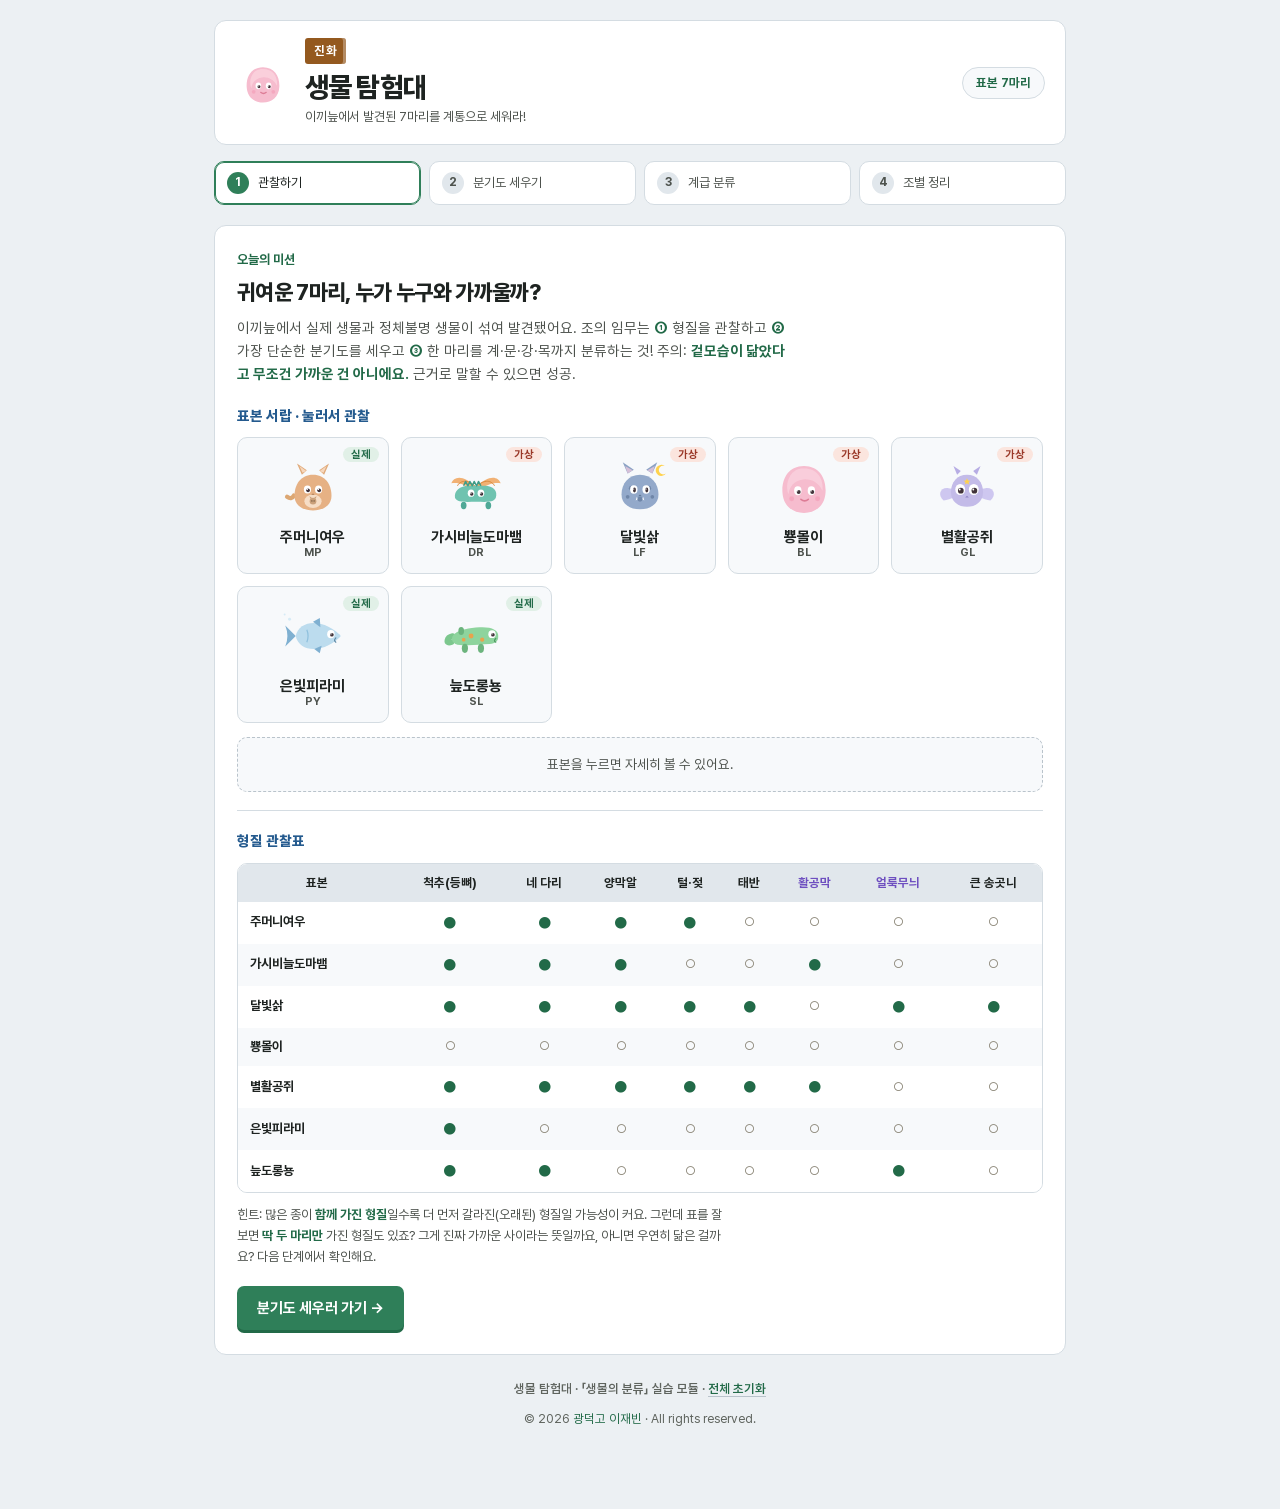
<file: Dis.html>
<!DOCTYPE html>
<html lang="ko">
<head>
<meta charset="UTF-8">
<meta name="viewport" content="width=device-width, initial-scale=1.0">
<title>생물 탐험대 · 분류 시뮬레이션</title>
<link rel="stylesheet" href="css/base.css">
<link rel="stylesheet" href="css/Dis.css">
</head>
<body>
<div class="wrap">

  <header class="top">
    <svg class="mascot" viewBox="0 0 120 120" id="mascotSlot"></svg>
    <div>
      <a class="unit evo" href="index.html" title="시뮬레이션 목록으로">진화</a>
      <h1>생물 탐험대</h1>
      <div class="sub">이끼늪에서 발견된 7마리를 계통으로 세워라!</div>
    </div>
    <div class="badge">표본 7마리</div>
  </header>

  <div class="steps" id="steps">
    <div class="step active" data-s="0"><span class="n"><span>1</span></span> 관찰하기</div>
    <div class="step" data-s="1"><span class="n"><span>2</span></span> 분기도 세우기</div>
    <div class="step" data-s="2"><span class="n"><span>3</span></span> 계급 분류</div>
    <div class="step" data-s="3"><span class="n"><span>4</span></span> 조별 정리</div>
  </div>

  <!-- 관찰 -->
  <section class="panel" id="p0">
    <p class="eyebrow">오늘의 미션</p>
    <h2>귀여운 7마리, 누가 누구와 가까울까?</h2>
    <p class="lead">이끼늪에서 실제 생물과 정체불명 생물이 섞여 발견됐어요. 조의 임무는 <b>①</b> 형질을 관찰하고 <b>②</b> 가장 단순한 분기도를 세우고 <b>③</b> 한 마리를 계·문·강·목까지 분류하는 것! 주의: <b>겉모습이 닮았다고 무조건 가까운 건 아니에요.</b> 근거로 말할 수 있으면 성공.</p>

    <p class="subhead">표본 서랍 · 눌러서 관찰</p>
    <div class="specimens" id="specGrid"></div>
    <div id="specDetail" class="empty">표본을 누르면 자세히 볼 수 있어요.</div>

    <div class="rule"></div>
    <p class="subhead">형질 관찰표</p>
    <div class="matrix-wrap"><table class="matrix" id="matrix"></table></div>
    <p class="lead" style="margin-top:12px;font-size:13px">힌트: 많은 종이 <b>함께 가진 형질</b>일수록 더 먼저 갈라진(오래된) 형질일 가능성이 커요. 그런데 표를 잘 보면 <b>딱 두 마리만</b> 가진 형질도 있죠? 그게 진짜 가까운 사이라는 뜻일까요, 아니면 우연히 닮은 걸까요? 다음 단계에서 확인해요.</p>

    <div class="btnrow"><button class="act" onclick="goStep(1)">분기도 세우러 가기 →</button></div>
  </section>

  <!-- 분기도 -->
  <section class="panel hidden" id="p1">
    <p class="eyebrow">STEP 2</p>
    <h2>갈라진 순서대로 세우기</h2>
    <p class="lead">공통 조상에 가장 가까운(먼저 갈라진) 표본을 <b>①</b>번, 가장 최근에 갈라진 표본을 아래에 놓아요. 표본을 누른 뒤 칸을 누르면 배치! 채운 칸을 다시 누르면 서랍으로 돌아가요.</p>

    <div class="builder">
      <div><p class="subhead">표본 서랍</p><div class="pool" id="pool"></div></div>
      <div><p class="subhead">계통 사다리 (위 = 먼저 갈라짐)</p>
        <div class="ladder"><div class="axis"><span>↑ 오래된 가지</span><span>최근 가지 ↓</span></div><div id="slots"></div></div>
      </div>
    </div>

    <div class="btnrow">
      <button class="act" id="drawBtn" onclick="drawTree()" disabled>분기도 그리기</button>
      <button class="ghost act" onclick="resetLadder()">다시 배치</button>
    </div>

    <div id="treeResult" class="hidden">
      <div class="rule"></div>
      <p class="subhead">우리 조의 분기도</p>
      <div class="treecard"><div id="svgHolder"></div></div>
      <div class="synlegend" id="synLegend"></div>
      <div id="verdict"></div>
      <div class="btnrow"><button class="sky act" id="toClassifyBtn" onclick="goStep(2)" disabled>다음: 한 마리 분류하기 →</button></div>
    </div>
  </section>

  <!-- 분류 -->
  <section class="panel hidden" id="p2">
    <p class="eyebrow">STEP 3</p>
    <h2 id="clsTitle">‘달빛삵’을 분류하자</h2>
    <div style="display:flex;gap:14px;align-items:center;flex-wrap:wrap;margin-bottom:8px">
      <svg id="clsArt" viewBox="0 0 120 120" style="width:88px;height:88px;flex:0 0 88px"></svg>
      <p class="lead" style="margin:0">사다리의 가장 끝(가장 최근에 갈라진) 표본이에요. 계 → 문 → 강 → 목 순서로, 매번 <b>결정적 형질</b>을 근거로 골라 보세요.</p>
    </div>

    <div class="rank-track" id="rankTrack">
      <span class="rank-pill cur">계</span><span class="rank-pill">문</span><span class="rank-pill">강</span><span class="rank-pill">목</span>
    </div>
    <div class="qcard" id="qcard"></div>
    <div class="feedback" id="clsFeedback"></div>
    <div class="btnrow"><button class="sky act hidden" id="nextRankBtn" onclick="nextRank()">다음 계급 →</button></div>
  </section>

  <!-- 정리 -->
  <section class="panel hidden" id="p3">
    <p class="eyebrow">STEP 4</p>
    <h2>탐험 보고 & 토론</h2>
    <p class="lead" id="finalLine">미션 완료! 조원끼리 근거를 맞춰 보며 아래 질문에 답해 보세요.</p>

    <p class="subhead">역할 나누기 (추천)</p>
    <div class="roles">
      <div class="role"><div class="r">관찰자</div><div class="d">형질을 소리 내어 읽고 표를 채운다</div></div>
      <div class="role"><div class="r">배치자</div><div class="d">사다리에 놓으며 근거를 말한다</div></div>
      <div class="role"><div class="r">기록자</div><div class="d">왜 그 순서인지 한 줄로 적는다</div></div>
      <div class="role"><div class="r">발표자</div><div class="d">다른 조 분기도와 비교한다</div></div>
    </div>

    <p class="subhead" style="margin-top:16px">토론 카드</p>
    <ul class="discuss">
      <li><b>가시비늘도마뱀</b>과 <b>별활공쥐</b>는 둘 다 활공막이 있어요. 하지만 하나는 파충류, 하나는 포유류죠. 겉모습이 닮았는데 왜 가까운 친척이 아닐까요? (<b>수렴진화</b>)</li>
      <li><b>늪도롱뇽</b>과 <b>달빛삵</b>은 둘 다 얼룩무늬가 있어요. 무늬가 같으면 같은 무리로 묶어도 될까요?</li>
      <li>‘활공막’ 두 마리를 이웃에 붙였더니 나무가 더 <b>복잡해졌다면</b>, 그건 무엇을 뜻할까요? 어떤 형질을 더 믿어야 할까요?</li>
      <li>우리 조와 다른 조의 분기도가 다르다면, <b>“가지 변화가 더 적은(단순한) 나무가 낫다”</b>는 원칙으로 겨뤄 보세요.</li>
    </ul>

    <div class="btnrow"><button class="ghost act" onclick="goStep(0)">처음부터 다시 →</button></div>
  </section>

  <div class="foot">생물 탐험대 · 「생물의 분류」 실습 모듈 · <a class="reset" onclick="goStep(0)">전체 초기화</a></div>
  <div class="copyright">© 2026 <span class="mk">광덕고 이재빈</span> · All rights reserved.</div>
</div>

<script>
/* ================= 귀여운 일러스트 (형질 반영) ================= */
const ART = {
  // 뿅몰이: 무척추 물렁 블롭 (아무 형질도 없음 = 가장 단순)
  BL:`<path d="M60 26C85 26 96 46 95 68 94 90 79 102 60 102 41 102 26 90 25 68 24 46 35 26 60 26Z" fill="#f6bcce"/>
  <path d="M60 30C82 30 92 47 90 66 83 52 70 46 58 48 44 50 36 60 35 72 30 60 33 42 45 34 49 31 54 30 60 30Z" fill="#fbd3df" opacity=".8"/>
  <ellipse cx="50" cy="66" rx="6" ry="7.2" fill="#fff"/><ellipse cx="72" cy="66" rx="6" ry="7.2" fill="#fff"/>
  <circle cx="51.4" cy="68" r="3.2" fill="#41333a"/><circle cx="73.4" cy="68" r="3.2" fill="#41333a"/>
  <circle cx="49.8" cy="66.2" r="1.1" fill="#fff"/><circle cx="71.8" cy="66.2" r="1.1" fill="#fff"/>
  <path d="M55 80 Q61 85 67 80" stroke="#dd7c96" stroke-width="2.6" fill="none" stroke-linecap="round"/>
  <circle cx="40" cy="79" r="4" fill="#f49bb5" opacity=".6"/><circle cx="82" cy="79" r="4" fill="#f49bb5" opacity=".6"/>`,

  // 은빛피라미: 척추만. 물고기(지느러미, 다리 없음)
  PY:`<path d="M32 60 L15 43 Q22 60 15 77 Z" fill="#7fb0d1"/>
  <path d="M32 60 C36 39 62 33 85 45 100 53 105 60 105 60 105 60 100 67 85 75 62 87 36 81 32 60Z" fill="#bcdcee"/>
  <path d="M60 37 L71 31 72 46 Z" fill="#7fb0d1"/><path d="M62 81 L71 88 74 76 Z" fill="#7fb0d1"/>
  <path d="M50 50 Q54 60 50 70" stroke="#8fc0dd" stroke-width="2" fill="none"/>
  <ellipse cx="89" cy="57" rx="6" ry="6.6" fill="#fff"/><circle cx="90.6" cy="58" r="3" fill="#41333a"/><circle cx="89.3" cy="56.6" r="1" fill="#fff"/>
  <path d="M97 63 Q93 67 97 70" stroke="#5c86a3" stroke-width="2" fill="none" stroke-linecap="round"/>
  <circle cx="22" cy="33" r="2.4" fill="#d6ebf6"/><circle cx="14" cy="25" r="1.6" fill="#d6ebf6"/>`,

  // 늪도롱뇽: 척추+사지. 얼룩무늬(수렴 함정)
  SL:`<path d="M20 70 C10 74 12 62 22 60" fill="none" stroke="#7cc78d" stroke-width="9" stroke-linecap="round"/>
  <path d="M96 62 C98 50 84 45 66 46 48 47 34 50 26 56 18 62 20 72 30 74 48 76 66 74 82 73 92 72 96 68 96 62Z" fill="#8ed49d"/>
  <ellipse cx="42" cy="80" rx="5" ry="7.5" fill="#6cb47d"/><ellipse cx="68" cy="80" rx="5" ry="7.5" fill="#6cb47d"/>
  <ellipse cx="36" cy="52" rx="4.6" ry="6.5" fill="#6cb47d"/>
  <circle cx="52" cy="60" r="4" fill="#eaa24c"/><circle cx="70" cy="66" r="3.4" fill="#eaa24c"/><circle cx="40" cy="66" r="3" fill="#eaa24c"/>
  <ellipse cx="86" cy="57" rx="6" ry="6.4" fill="#fff"/><circle cx="87.4" cy="58" r="3" fill="#41333a"/><circle cx="86.1" cy="56.7" r="1" fill="#fff"/>
  <path d="M92 64 Q88 68 92 70" stroke="#4f9a63" stroke-width="2" fill="none" stroke-linecap="round"/>`,

  // 가시비늘도마뱀: 척추+사지+양막 + 활공막(수렴 함정) + 등가시, 털 없음
  DR:`<path d="M60 60 C40 40 24 42 20 54 30 52 44 56 56 66 Z" fill="#f0a55c" opacity=".85"/>
  <path d="M60 60 C80 40 96 42 100 54 90 52 76 56 64 66 Z" fill="#f0a55c" opacity=".85"/>
  <path d="M60 60 C46 46 34 50 30 58" stroke="#d98a3e" stroke-width="1.6" fill="none"/>
  <path d="M60 60 C74 46 86 50 90 58" stroke="#d98a3e" stroke-width="1.6" fill="none"/>
  <path d="M26 78 C24 66 34 58 48 58 L74 58 C88 58 96 66 92 78 88 86 74 84 60 84 46 84 30 86 26 78Z" fill="#6fc3b0"/>
  <path d="M40 58 l3 -7 4 7 3 -7 4 7 3 -7 4 7 3 -7 4 7" fill="none" stroke="#3f9c88" stroke-width="2.4" stroke-linejoin="round"/>
  <ellipse cx="40" cy="90" rx="4.6" ry="6" fill="#4fa896"/><ellipse cx="80" cy="90" rx="4.6" ry="6" fill="#4fa896"/>
  <ellipse cx="52" cy="70" rx="5.4" ry="6" fill="#fff"/><ellipse cx="68" cy="70" rx="5.4" ry="6" fill="#fff"/>
  <circle cx="53" cy="71.4" r="2.8" fill="#41333a"/><circle cx="69" cy="71.4" r="2.8" fill="#41333a"/>
  <circle cx="51.8" cy="70" r="1" fill="#fff"/><circle cx="67.8" cy="70" r="1" fill="#fff"/>`,

  // 주머니여우: +털·젖. 배주머니에 아기, 태반 없음
  MP:`<path d="M42 40 L34 22 50 33 Z" fill="#e0a978"/><path d="M78 40 L86 22 70 33 Z" fill="#e0a978"/>
  <path d="M43 37 L38 26 49 34 Z" fill="#f6d7bc"/><path d="M77 37 L82 26 71 34 Z" fill="#f6d7bc"/>
  <path d="M18 76 q7 5 11 -2" stroke="#dca773" stroke-width="7" fill="none" stroke-linecap="round"/>
  <path d="M60 40 C80 40 90 56 90 74 90 90 76 98 60 98 44 98 30 90 30 74 30 56 40 40 60 40Z" fill="#e6b184"/>
  <ellipse cx="60" cy="83" rx="14" ry="11" fill="#f6ddc6"/>
  <circle cx="60" cy="83" r="5.4" fill="#caa07a"/>
  <path d="M56 79 l-2 -4 4 2Z" fill="#caa07a"/><path d="M64 79 l2 -4 -4 2Z" fill="#caa07a"/>
  <circle cx="58.2" cy="82.6" r="1" fill="#5a442f"/><circle cx="61.8" cy="82.6" r="1" fill="#5a442f"/>
  <ellipse cx="51" cy="64" rx="5.8" ry="6.6" fill="#fff"/><ellipse cx="69" cy="64" rx="5.8" ry="6.6" fill="#fff"/>
  <circle cx="52" cy="65.4" r="3" fill="#41333a"/><circle cx="70" cy="65.4" r="3" fill="#41333a"/>
  <circle cx="50.8" cy="64" r="1" fill="#fff"/><circle cx="68.8" cy="64" r="1" fill="#fff"/>
  <path d="M60 70 l-3 3 h6 z" fill="#b98a63"/>`,

  // 별활공쥐: +태반 + 활공막(수렴 함정!) + 큰 눈(야행성) + 별무늬
  GL:`<path d="M30 62 C16 60 12 74 22 82 34 80 46 74 54 66 Z" fill="#c9c1ee" opacity=".9"/>
  <path d="M90 62 C104 60 108 74 98 82 86 80 74 74 66 66 Z" fill="#c9c1ee" opacity=".9"/>
  <path d="M44 40 L38 26 50 34 Z" fill="#b7ade4"/><path d="M76 40 L82 26 70 34 Z" fill="#b7ade4"/>
  <path d="M60 40 C76 40 86 52 86 68 86 84 74 92 60 92 46 92 34 84 34 68 34 52 44 40 60 40Z" fill="#c3bbe8"/>
  <ellipse cx="49" cy="64" rx="8" ry="9" fill="#fff"/><ellipse cx="71" cy="64" rx="8" ry="9" fill="#fff"/>
  <circle cx="50" cy="66" r="4.6" fill="#41333a"/><circle cx="72" cy="66" r="4.6" fill="#41333a"/>
  <circle cx="48.2" cy="64" r="1.5" fill="#fff"/><circle cx="70.2" cy="64" r="1.5" fill="#fff"/>
  <path d="M60 74 l-3 3 h6 z" fill="#8f83c4"/>
  <path d="M60 46 l1.6 3.4 3.7 .4 -2.8 2.5 .8 3.7 -3.3 -1.9 -3.3 1.9 .8 -3.7 -2.8 -2.5 3.7 -.4Z" fill="#ffd24d"/>`,

  // 달빛삵: +태반 + 큰 송곳니 + 얼룩무늬(수렴 함정) + 초승달. 분류 대상
  LF:`<path d="M40 38 L32 20 50 32 Z" fill="#8ba2c4"/><path d="M80 38 L88 20 70 32 Z" fill="#8ba2c4"/>
  <path d="M40 38 L36 26 48 33 Z" fill="#d6c0d8"/><path d="M80 38 L84 26 72 33 Z" fill="#d6c0d8"/>
  <path d="M60 40 C78 40 90 54 90 72 90 88 76 96 60 96 44 96 30 88 30 72 30 54 42 40 60 40Z" fill="#93a9ca"/>
  <circle cx="46" cy="62" r="4" fill="#6f86a8"/><circle cx="74" cy="62" r="4" fill="#6f86a8"/><circle cx="60" cy="80" r="4" fill="#6f86a8"/><circle cx="40" cy="76" r="3" fill="#6f86a8"/><circle cx="80" cy="76" r="3" fill="#6f86a8"/>
  <ellipse cx="50" cy="64" rx="6" ry="6.8" fill="#fff"/><ellipse cx="70" cy="64" rx="6" ry="6.8" fill="#fff"/>
  <ellipse cx="51" cy="65" rx="2.4" ry="4" fill="#41333a"/><ellipse cx="71" cy="65" rx="2.4" ry="4" fill="#41333a"/>
  <circle cx="49.8" cy="63.4" r="1" fill="#fff"/><circle cx="69.8" cy="63.4" r="1" fill="#fff"/>
  <path d="M60 72 l-3 3 h6 z" fill="#5d7391"/>
  <path d="M55 76 l-2 6 3 -2 Z" fill="#fff"/><path d="M65 76 l2 6 -3 -2 Z" fill="#fff"/>
  <path d="M100 26 a9 9 0 1 0 2 12 7 7 0 1 1 -2 -12Z" fill="#ffd24d"/>`,
};
function creature(code){return `<svg viewBox="0 0 120 120">${ART[code]||''}</svg>`;}

/* ================= 데이터 (표시 순서는 일부러 섞음) ================= */
// 형질: [척추, 사지, 양막, 털·젖, 태반, 활공막, 얼룩무늬, 큰송곳니]
const CHARS=[
  {id:'c1',name:'척추(등뼈)',short:'척추'},
  {id:'c2',name:'네 다리',short:'사지'},
  {id:'c3',name:'양막알',short:'양막'},
  {id:'c4',name:'털·젖',short:'털·젖'},
  {id:'c5',name:'태반',short:'태반'},
  {id:'c6',name:'활공막',short:'활공막',conv:true},
  {id:'c7',name:'얼룩무늬',short:'얼룩',conv:true},
  {id:'c8',name:'큰 송곳니',short:'송곳니'},
];
const CONV_GLIDE=5, CONV_SPOT=6; // 수렴 함정 형질 인덱스
// 표시 순서를 섞어 제시 (정답 순서가 눈에 띄지 않도록)
const SPECIES=[
  {code:'MP',nm:'주머니여우',kind:'real',desc:'실제 유대류. 털과 젖이 있지만 태반이 없어 미숙한 새끼를 배주머니에서 길러요.',t:[1,1,1,1,0,0,0,0]},
  {code:'DR',nm:'가시비늘도마뱀',kind:'fic',desc:'정체불명 생물. 비늘·네 다리·양막알을 갖고, 옆구리의 활공막으로 나무 사이를 미끄러져요. 털은 없어요.',t:[1,1,1,0,0,1,0,0]},
  {code:'LF',nm:'달빛삵',kind:'fic',desc:'야행성 육식 생물. 털·젖·태반을 모두 갖췄고, 큰 송곳니와 얼룩무늬가 특징이에요.',t:[1,1,1,1,1,0,1,1]},
  {code:'BL',nm:'뿅몰이',kind:'fic',desc:'이끼에 붙어 사는 물렁한 무척추 생물. 등뼈도 다리도 없이 몸을 물결쳐요.',t:[0,0,0,0,0,0,0,0]},
  {code:'GL',nm:'별활공쥐',kind:'fic',desc:'큰 눈의 야행성 생물. 털·젖·태반이 있고, 앞뒤 다리 사이 활공막으로 미끄러져요.',t:[1,1,1,1,1,1,0,0]},
  {code:'PY',nm:'은빛피라미',kind:'real',desc:'맑은 하천의 실제 어류. 등뼈는 있으나 다리가 없고 아가미로 호흡해요.',t:[1,0,0,0,0,0,0,0]},
  {code:'SL',nm:'늪도롱뇽',kind:'real',desc:'물가의 실제 양서류. 네 다리와 얼룩무늬가 있지만 알에 양막이 없어요.',t:[1,1,0,0,0,0,1,0]},
];
const kindLabel=k=>k==='real'?'실제':'가상';
const TARGET=SPECIES.findIndex(s=>s.code==='LF');
document.getElementById('mascotSlot').innerHTML=ART.BL;

/* ================= 카드 / 상세 ================= */
const grid=document.getElementById('specGrid');
SPECIES.forEach((s,i)=>{
  const el=document.createElement('button');el.className='spec';el.type='button';
  el.innerHTML=`<span class="tag ${s.kind==='real'?'real':'fic'}">${kindLabel(s.kind)}</span>${creature(s.code)}<div class="nm">${s.nm}</div><div class="code">${s.code}</div>`;
  el.onclick=()=>showDetail(i);grid.appendChild(el);
});
function showDetail(i){
  const s=SPECIES[i],d=document.getElementById('specDetail');d.className='';
  const chips=CHARS.map((c,ci)=>`<span class="chip-t ${s.t[ci]?'on':''}">${c.short}</span>`).join('');
  d.innerHTML=`<div class="detail-body">${creature(s.code)}<div class="meta">
    <h3>${s.nm} <span class="tag ${s.kind==='real'?'real':'fic'}">${kindLabel(s.kind)}</span></h3>
    <p class="desc">${s.desc}</p><div class="traitline">${chips}</div></div></div>`;
}

/* ================= 형질표 ================= */
(function(){
  const t=document.getElementById('matrix');
  const head='<thead><tr><th>표본</th>'+CHARS.map(c=>`<th class="${c.conv?'conv':''}">${c.name}</th>`).join('')+'</tr></thead>';
  const body='<tbody>'+SPECIES.map(s=>`<tr><th>${s.nm}</th>`+s.t.map(v=>v?'<td class="yes">●</td>':'<td class="no">○</td>').join('')+'</tr>').join('')+'</tbody>';
  t.innerHTML=head+body;
})();

/* ================= 파시모니 (Fitch, caterpillar) ================= */
function combine(a,b){const inter=a.filter(x=>b.includes(x));if(inter.length)return{set:inter,step:0};return{set:[...new Set([...a,...b])],step:1};}
function fitch(order,ci){let acc=[SPECIES[order[order.length-1]].t[ci]];let steps=0;
  for(let i=order.length-2;i>=0;i--){const r=combine([SPECIES[order[i]].t[ci]],acc);acc=r.set;steps+=r.step;}return steps;}
function treeLen(order){let s=0;for(let ci=0;ci<CHARS.length;ci++)s+=fitch(order,ci);return s;}
// 전역 최적(최소 트리길이) 사전 계산
const OPT=(function(){
  const idx=SPECIES.map((_,i)=>i);let min=1e9;
  function* perms(a){if(a.length<=1){yield a;return;}for(let i=0;i<a.length;i++){const r=[...a.slice(0,i),...a.slice(i+1)];for(const p of perms(r))yield[a[i],...p];}}
  for(const p of perms(idx)){const L=treeLen(p);if(L<min)min=L;}return min;
})();

/* ================= 스텝 ================= */
function goStep(n){
  ['p0','p1','p2','p3'].forEach((id,i)=>document.getElementById(id).classList.toggle('hidden',i!==n));
  document.querySelectorAll('#steps .step').forEach((st,i)=>{st.classList.toggle('active',i===n);st.classList.toggle('done',i<n);});
  if(n===0){buildLadder();resetClassify();}
  if(n===1)buildLadder();
  if(n===2){setupClassify();}
  window.scrollTo({top:0,behavior:'smooth'});
}

/* ================= 분기도 빌더 ================= */
let slots=[],selected=null;
function buildLadder(){
  slots=new Array(SPECIES.length).fill(null);selected=null;
  renderPool();renderSlots();
  document.getElementById('treeResult').classList.add('hidden');
  document.getElementById('drawBtn').disabled=true;
  document.getElementById('toClassifyBtn').disabled=true;
}
function renderPool(){
  const p=document.getElementById('pool');p.innerHTML='';
  SPECIES.forEach((s,i)=>{if(slots.includes(i))return;
    const b=document.createElement('button');b.className='pchip'+(selected===i?' sel':'');b.type='button';
    b.innerHTML=`${creature(s.code)}${s.nm}`;
    b.onclick=()=>{selected=(selected===i?null:i);renderPool();renderSlots();};p.appendChild(b);});
  if(!p.children.length)p.innerHTML='<span style="font-size:12.5px;color:#b3c0ba;padding:8px">모두 배치했어요!</span>';
}
function renderSlots(){
  const h=document.getElementById('slots');h.innerHTML='';
  slots.forEach((sp,idx)=>{
    const row=document.createElement('div');
    row.className='slot'+(sp!==null?' filled':'')+(selected!==null&&sp===null?' target':'');
    if(sp!==null){const s=SPECIES[sp];
      row.innerHTML=`<span class="idx">${idx+1}</span>${creature(s.code)}<span class="placed-nm">${s.nm}</span>`;
      row.onclick=()=>{slots[idx]=null;renderPool();renderSlots();upd();};
    }else{row.innerHTML=`<span class="idx">${idx+1}</span><span class="hintdrop">${selected!==null?'여기에 놓기':'빈 칸'}</span>`;
      row.onclick=()=>{if(selected!==null){slots[idx]=selected;selected=null;renderPool();renderSlots();upd();}};}
    h.appendChild(row);});
}
function upd(){document.getElementById('drawBtn').disabled=slots.some(x=>x===null);}
function resetLadder(){buildLadder();}

/* 1의 위치가 한쪽 끝의 연속 블록인지 (synapomorphy 배치용) */
function endBlock(order,ci){
  const bits=order.map(si=>SPECIES[si].t[ci]);const n=bits.length;
  const ones=[];bits.forEach((b,i)=>{if(b)ones.push(i);});
  if(!ones.length)return null;
  const contiguous=ones.every((v,k)=>k===0||v===ones[k-1]+1);
  if(!contiguous)return null;
  if(ones[ones.length-1]===n-1)return{end:'bottom',start:ones[0],size:ones.length};
  if(ones[0]===0)return{end:'top',start:ones[0],size:ones.length};
  return null;
}

function drawTree(){
  const order=slots.slice();const n=order.length;
  // 좌표 (직각 계통수, 왼쪽 뿌리)
  const rowH=48,topPad=24,tipX=250,x0=26,dx=(tipX-64)/Math.max(1,n-1);
  const H=topPad*2+(n-1)*rowH,W=430;
  const yTip=i=>topPad+i*rowH;
  const nodeY=new Array(n-1).fill(0);
  if(n>=2){nodeY[n-2]=(yTip(n-2)+yTip(n-1))/2;for(let i=n-3;i>=0;i--)nodeY[i]=(yTip(i)+nodeY[i+1])/2;}
  const nodeX=i=>x0+i*dx;
  const stroke=`stroke="#4fb787" stroke-width="3" fill="none" stroke-linecap="round" stroke-linejoin="round"`;
  let paths='',ticks='',labels='';
  if(n>=2)paths+=`<path d="M ${x0-14} ${nodeY[0]} H ${nodeX(0)}" ${stroke}/>`;
  for(let i=0;i<n-1;i++){
    paths+=`<path d="M ${nodeX(i)} ${nodeY[i]} V ${yTip(i)} H ${tipX}" ${stroke}/>`;
    if(i<n-2)paths+=`<path d="M ${nodeX(i)} ${nodeY[i]} V ${nodeY[i+1]} H ${nodeX(i+1)}" ${stroke}/>`;
    else paths+=`<path d="M ${nodeX(i)} ${nodeY[i]} V ${yTip(n-1)} H ${tipX}" ${stroke}/>`;
  }
  // 팁 라벨 (색 동그라미 + 이름)
  const col={BL:'#f19bb6',PY:'#7fb0d1',SL:'#7bc78d',DR:'#f0a55c',MP:'#e0a978',GL:'#b7ade4',LF:'#8ba2c4'};
  for(let i=0;i<n;i++){const s=SPECIES[order[i]];
    labels+=`<circle cx="${tipX+13}" cy="${yTip(i)}" r="11" fill="${col[s.code]}"/>
      <text x="${tipX+13}" y="${yTip(i)+3.5}" font-family="Baloo 2,sans-serif" font-size="9.5" font-weight="700" fill="#fff" text-anchor="middle">${s.code}</text>
      <text x="${tipX+30}" y="${yTip(i)+4.5}" font-family="Jua,sans-serif" font-size="13" fill="#33413f">${s.nm}</text>`;}
  // 형질 표식: ✦공유(분기점) · ◆고유(그 종만) · ↯수렴(여러 번)
  const legend=[]; const termCnt={}; let hasSyn=false,hasAuto=false,hasConv=false;
  function putTerm(pos,label,fill,tcol,sym){
    const k=termCnt[pos]||0; termCnt[pos]=k+1;
    const cx=tipX-18-k*16, cy=yTip(pos);
    ticks+=`<circle cx="${cx}" cy="${cy}" r="6" fill="${fill}"/><text x="${cx}" y="${cy+2.8}" font-family="Jua,sans-serif" font-size="8" fill="#fff" text-anchor="middle">${sym}</text>`+
      `<text x="${cx}" y="${cy-9}" font-family="Gothic A1,sans-serif" font-weight="600" font-size="8.5" fill="${tcol}" text-anchor="middle">${label}</text>`;
  }
  CHARS.forEach((c,ci)=>{
    const pos=[]; order.forEach((si,p)=>{if(SPECIES[si].t[ci])pos.push(p);});
    if(pos.length===0||pos.length===n)return; // 없음 또는 조상형질(전부) → 표시 안 함
    const steps=fitch(order,ci);
    if(steps===1 && pos.length>=2){
      const blk=endBlock(order,ci); let tx,ty,ok=true;
      if(blk&&blk.end==='bottom'){const st=blk.start;
        if(st===0){tx=x0-4;ty=nodeY[0]-8;}else{const ni=Math.min(st,n-2);tx=(nodeX(st-1)+nodeX(ni))/2;ty=nodeY[ni]-8;}}
      else if(blk&&blk.end==='top'){const en=blk.size-1;const ni=Math.min(en,n-2);tx=(nodeX(0)+nodeX(ni))/2;ty=nodeY[0]-8;}
      else ok=false;
      if(ok){ticks+=`<circle cx="${tx}" cy="${ty}" r="6.5" fill="#ffc94d"/><text x="${tx}" y="${ty+3}" font-family="Jua,sans-serif" font-size="8" fill="#7a5600" text-anchor="middle">✦</text>`+
        `<text x="${tx+10}" y="${ty+3}" font-family="Gothic A1,sans-serif" font-weight="600" font-size="9" fill="#eaa62c">${c.short}</text>`;
        hasSyn=true;}
      else {pos.forEach(p=>putTerm(p,c.short,'#ff8f7a','#d1583f','↯'));hasConv=true;}
    } else if(steps===1 && pos.length===1){
      putTerm(pos[0],c.short,'#a78bfa','#7c5fd0','◆'); hasAuto=true;
    } else {
      pos.forEach(p=>putTerm(p,c.short,'#ff8f7a','#d1583f','↯')); hasConv=true;
    }
  });
  if(hasSyn)legend.push('<span class="s">✦ 공유 파생형질 · 무리를 정의</span>');
  if(hasAuto)legend.push('<span class="s auto">◆ 고유 파생형질 · 그 종만의 특징</span>');
  if(hasConv)legend.push('<span class="s multi">↯ 수렴형질 · 겉모습만 닮음(여러 번)</span>');
  document.getElementById('svgHolder').innerHTML=`<svg class="clado" viewBox="0 0 ${W} ${H}" role="img" aria-label="분기도">${paths}${ticks}${labels}</svg>`;
  document.getElementById('synLegend').innerHTML=legend.join('');

  // 평가
  const len=treeLen(order);const extra=len-OPT;
  const v=document.getElementById('verdict');
  const glideSteps=fitch(order,CONV_GLIDE),spotSteps=fitch(order,CONV_SPOT);
  if(len===OPT){
    v.className='verdict good';
    v.innerHTML=`<b>가장 단순한 나무를 찾았어요! 🎉</b><br>남아 있는 <b>활공막</b>과 <b>얼룩무늬</b>는 어떤 나무를 세워도 각각 <b>두 번씩 따로</b> 진화한 걸로 나와요. 가시비늘도마뱀과 별활공쥐(활공막), 늪도롱뇽과 달빛삵(얼룩무늬)은 겉모습만 닮은 <b>남남</b> — 이게 바로 <b>수렴진화</b>예요. (참고: 사다리의 위·아래를 뒤집거나, 형질이 똑같은 두 마리의 앞뒤 순서는 바뀌어도 똑같이 정답이에요.)`;
    document.getElementById('toClassifyBtn').disabled=false;
  }else{
    v.className='verdict warn';
    let hint='';
    if(glideSteps<=1)hint+=' 혹시 <b>활공막</b>을 가진 도마뱀과 활공쥐를 이웃에 붙였나요?';
    if(spotSteps<=1)hint+=' 혹시 <b>얼룩무늬</b>를 가진 도롱뇽과 삵을 붙였나요?';
    if(!hint)hint=' 많은 종이 공유하는 형질(척추·양막 등)을 사다리 위쪽에 오도록 다시 배치해 보세요.';
    v.innerHTML=`<b>가지 변화가 ${extra}번 더 많아요.</b> (지금 ${len} · 최소 ${OPT})${hint} 겉모습만 닮은 형질로 묶으면, 더 강한 형질들이 어긋나서 나무가 복잡해져요. 다시 배치해 볼까요?<br><span style="font-size:12.5px">그대로 진행할 수도 있지만, 조원과 더 단순한 배치를 먼저 찾아보길 권해요.</span>`;
    document.getElementById('toClassifyBtn').disabled=false;
  }
  document.getElementById('treeResult').classList.remove('hidden');
  document.getElementById('treeResult').scrollIntoView({behavior:'smooth',block:'nearest'});
}

/* ================= 분류 ================= */
const RANKS=[
  {r:'계 Kingdom',q:'세포에 세포벽이 없고, 다른 생물을 먹어 양분을 얻으며, 여러 세포로 이루어졌어요. 어느 계일까요?',
   o:[{t:'동물계',ok:1,w:'세포벽 없음 + 종속영양 + 다세포 — 동물계의 결정적 특징이에요.'},
      {t:'식물계',ok:0,w:'식물계는 세포벽과 엽록체로 스스로 양분을 만들어요(독립영양). 달빛삵은 다른 생물을 먹으니 아니에요.'},
      {t:'균계',ok:0,w:'균계는 세포벽(키틴)이 있고 몸 밖으로 소화효소를 내보내 흡수해요. 먹이를 삼키는 달빛삵과 달라요.'}]},
  {r:'문 Phylum',q:'몸 등쪽을 따라 신경관이 지나고, 속에 단단한 등뼈(척추)를 가졌어요. 어느 문일까요?',
   o:[{t:'척삭동물문',ok:1,w:'등쪽 신경관과 척추(속뼈)는 척삭동물문의 핵심! 표에서 7마리 중 6마리가 함께 가졌던 그 형질이죠.'},
      {t:'절지동물문',ok:0,w:'절지동물은 겉뼈대와 마디 다리를 가져요. 속에 등뼈가 있는 달빛삵과 달라요.'},
      {t:'연체동물문',ok:0,w:'연체동물은 등뼈 없이 부드러운 몸에 껍데기를 흔히 가져요. 척추를 가진 달빛삵과 안 맞아요.'}]},
  {r:'강 Class',q:'온몸에 털이 있고 젖(유선)으로 새끼를 기르며, 태반을 통해 새끼를 낳아요. 어느 강일까요?',
   o:[{t:'포유강',ok:1,w:'털 + 젖 + 태반은 포유강의 결정적 형질! 사다리에서 달빛삵을 가장 끝에 놓게 만든 형질들이에요.'},
      {t:'파충강',ok:0,w:'파충강은 비늘·양막알을 갖지만 젖이 없어요. 가시비늘도마뱀이 이쪽 무리죠.'},
      {t:'조강',ok:0,w:'조강(새)은 깃털·부리로 알을 낳아요. 털·젖과 달라요.'}]},
  {r:'목 Order',q:'큰 송곳니와 고기를 자르는 이빨(열육치)을 가진 육식성이에요. 어느 목에 가까울까요?',
   o:[{t:'식육목',ok:1,w:'큰 송곳니와 열육치는 식육목(육식 포유류)의 특징! 표의 “큰 송곳니”가 달빛삵만 가진 형질이었죠.'},
      {t:'설치목',ok:0,w:'설치목(쥐 무리)은 끊임없이 자라는 앞니로 갉아먹어요. 별활공쥐가 이쪽에 가깝죠.'},
      {t:'영장목',ok:0,w:'영장목은 마주보는 엄지와 큰 뇌, 잡식이 특징이에요. 열육치를 가진 육식형과 달라요.'}]},
];
let curRank=0;
function resetClassify(){curRank=0;}
function setupClassify(){
  resetClassify();
  const s=SPECIES[TARGET];
  document.getElementById('clsTitle').textContent=`‘${s.nm}’을 분류하자`;
  document.getElementById('clsArt').innerHTML=ART[s.code];
  renderRank();
}
function renderRank(){
  const R=RANKS[curRank];
  document.querySelectorAll('#rankTrack .rank-pill').forEach((p,i)=>{p.classList.toggle('cur',i===curRank);p.classList.toggle('set',i<curRank);});
  document.getElementById('qcard').innerHTML=`<h3>${R.r}</h3><p class="qsub">${R.q}</p><div class="opts">${R.o.map((o,i)=>`<button class="opt" data-i="${i}" type="button">${o.t}</button>`).join('')}</div>`;
  document.querySelectorAll('#qcard .opt').forEach(b=>b.onclick=()=>choose(parseInt(b.dataset.i)));
  const fb=document.getElementById('clsFeedback');fb.className='feedback';fb.innerHTML='';
  document.getElementById('nextRankBtn').classList.add('hidden');
}
function choose(i){
  const R=RANKS[curRank],c=R.o[i],btns=document.querySelectorAll('#qcard .opt'),fb=document.getElementById('clsFeedback');
  if(c.ok){btns.forEach((b,bi)=>{b.disabled=true;if(bi===i)b.classList.add('correct');});
    fb.className='feedback right show';fb.innerHTML=`<b>정답 — ${c.t}!</b> ${c.w}`;
    document.querySelectorAll('#rankTrack .rank-pill')[curRank].classList.add('set');
    const nb=document.getElementById('nextRankBtn');nb.classList.remove('hidden');
    nb.textContent=curRank<RANKS.length-1?'다음 계급 →':'분류 완료 · 정리로 →';
  }else{btns[i].classList.add('wrong');btns[i].disabled=true;
    fb.className='feedback nope show';fb.innerHTML=`<b>다시 생각해 봐요.</b> ${c.w} <span style="font-size:12.5px">다른 근거를 골라 볼까요?</span>`;}
}
function nextRank(){
  if(curRank<RANKS.length-1){curRank++;renderRank();window.scrollTo({top:0,behavior:'smooth'});}
  else{document.getElementById('finalLine').innerHTML='분류 완료! <b>달빛삵</b> → 동물계 · 척삭동물문 · 포유강 · 식육목. 계급이 내려갈수록 함께 가진 형질이 늘고 무리가 좁아졌죠. 이제 조원끼리 근거를 맞춰 아래 질문에 답해 보세요.';goStep(3);}
}

/* 초기화 */
buildLadder();
</script>
</body>
</html>
</file>
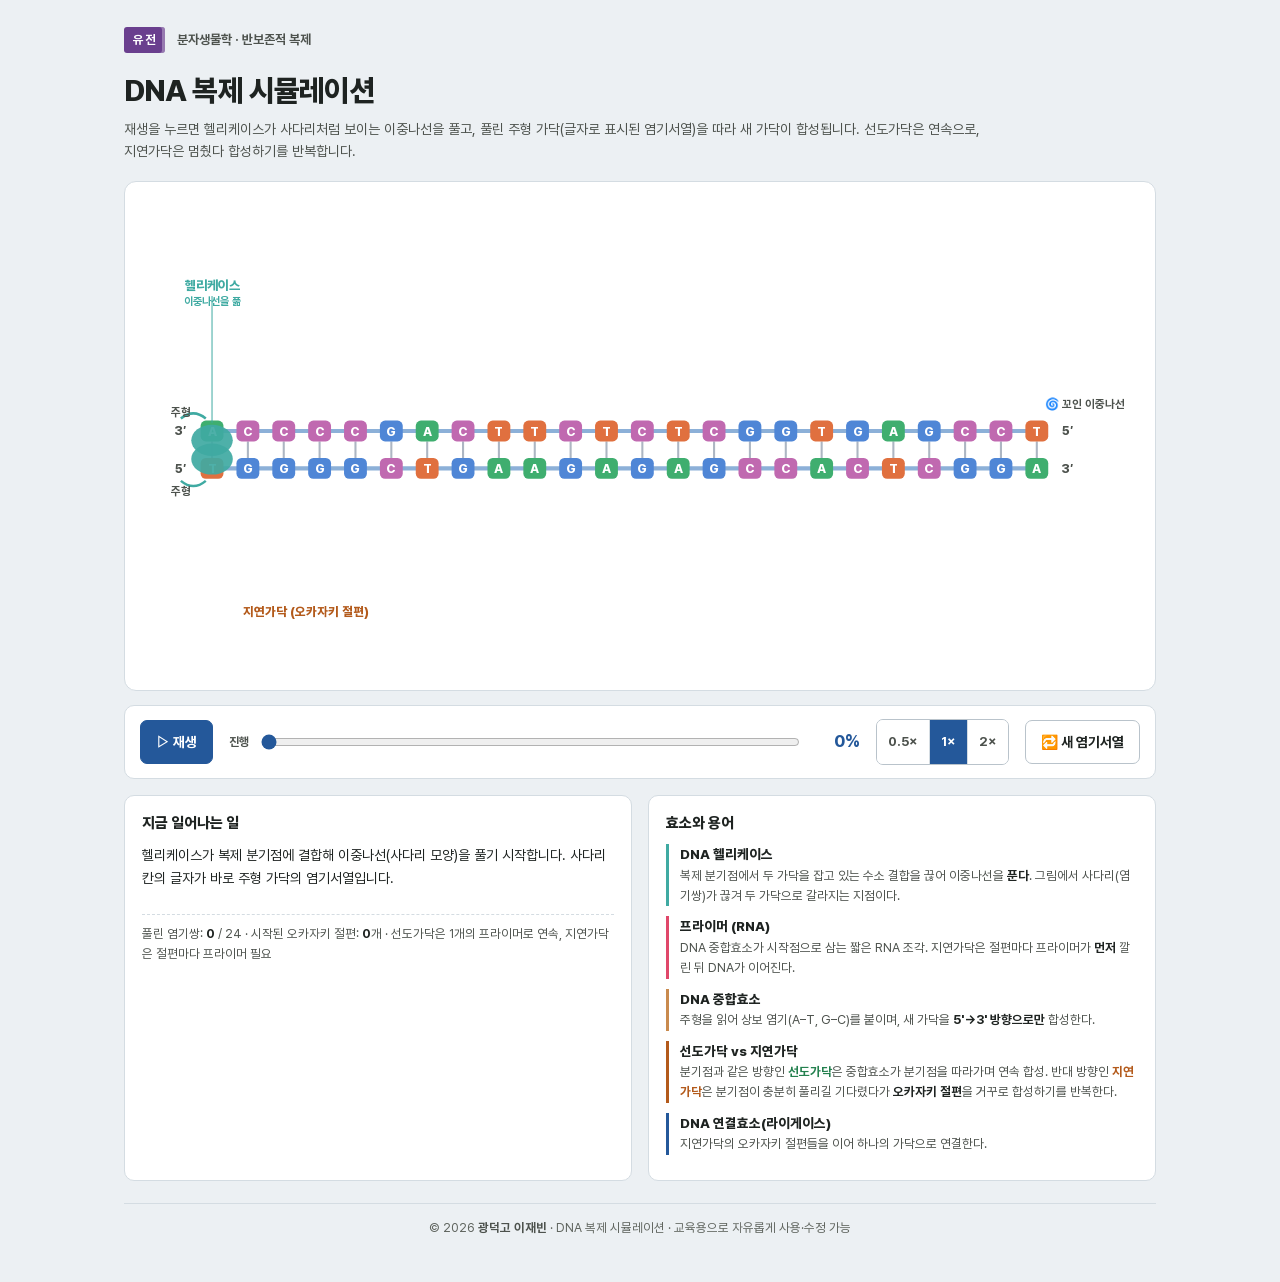
<file: DNARep.html>
<!DOCTYPE html>
<html lang="ko">
<head>
<meta charset="UTF-8">
<meta name="viewport" content="width=device-width, initial-scale=1.0">
<title>DNA 복제 시뮬레이션</title>
<link rel="stylesheet" href="css/base.css">
<link rel="stylesheet" href="css/DNARep.css">
</head>
<body>
<div class="wrap">
  <a class="unit gene" href="index.html" title="시뮬레이션 목록으로">유전</a>
  <div class="eyebrow">분자생물학 · 반보존적 복제</div>
  <h1>DNA 복제 시뮬레이션</h1>
  <p class="sub">재생을 누르면 헬리케이스가 사다리처럼 보이는 이중나선을 풀고, 풀린 주형 가닥(글자로 표시된 염기서열)을 따라 새 가닥이 합성됩니다. 선도가닥은 연속으로, 지연가닥은 멈췄다 합성하기를 반복합니다.</p>

  <section class="stage">
    <svg class="scene" viewBox="0 0 980 480" id="svg" role="img" aria-label="DNA 복제 과정 시각화"></svg>
  </section>

  <div class="controls">
    <button class="ctrl play" id="play">▷ 재생</button>
    <div class="grow">
      <span style="font-size:12px;color:var(--ink-2);font-weight:700">진행</span>
      <input type="range" id="time" min="0" max="1000" value="0" step="1">
      <span class="tnow" id="tnow">0%</span>
    </div>
    <div class="seg" id="speed">
      <button data-s="0.5">0.5×</button><button data-s="1" class="on">1×</button><button data-s="2">2×</button>
    </div>
    <button class="ctrl" id="rand">🔁 새 염기서열</button>
  </div>

  <div class="grid">
    <section class="card">
      <h3>지금 일어나는 일</h3>
      <p class="phase" id="phase"></p>
      <div class="count" id="count"></div>
    </section>
    <section class="card">
      <h3>효소와 용어</h3>
      <div class="term" style="border-color:var(--helic)"><div class="t">DNA 헬리케이스</div><div class="d">복제 분기점에서 두 가닥을 잡고 있는 수소 결합을 끊어 이중나선을 <b style="color:var(--ink)">푼다</b>. 그림에서 사다리(염기쌍)가 끊겨 두 가닥으로 갈라지는 지점이다.</div></div>
      <div class="term" style="border-color:var(--primer)"><div class="t">프라이머 (RNA)</div><div class="d">DNA 중합효소가 시작점으로 삼는 짧은 RNA 조각. 지연가닥은 절편마다 프라이머가 <b style="color:var(--ink)">먼저</b> 깔린 뒤 DNA가 이어진다.</div></div>
      <div class="term" style="border-color:var(--enz-d)"><div class="t">DNA 중합효소</div><div class="d">주형을 읽어 상보 염기(A–T, G–C)를 붙이며, 새 가닥을 <b style="color:var(--ink)">5'→3' 방향으로만</b> 합성한다.</div></div>
      <div class="term" style="border-color:var(--lag)"><div class="t">선도가닥 vs 지연가닥</div><div class="d">분기점과 같은 방향인 <b style="color:var(--lead)">선도가닥</b>은 중합효소가 분기점을 따라가며 연속 합성. 반대 방향인 <b style="color:var(--lag)">지연가닥</b>은 분기점이 충분히 풀리길 기다렸다가 <b style="color:var(--ink)">오카자키 절편</b>을 거꾸로 합성하기를 반복한다.</div></div>
      <div class="term" style="border-color:var(--accent)"><div class="t">DNA 연결효소(라이게이스)</div><div class="d">지연가닥의 오카자키 절편들을 이어 하나의 가닥으로 연결한다.</div></div>
    </section>
  </div>
  <footer>© 2026 <b>광덕고 이재빈</b> · DNA 복제 시뮬레이션 · 교육용으로 자유롭게 사용·수정 가능</footer>
</div>

<script>
const SVG=document.getElementById('svg');
const L=24, FS=6, PL=2, X0=78, XE=872, STEP=(XE-X0)/(L-1);
const TZ=1.7, SYNTH=FS*0.78;                 // 지연가닥 절편 합성에 걸리는 fork-단위
const FEND=L+SYNTH+1.0;                       // 진행 100% = 분기점 완료 + 마지막 절편 합성·연결까지
const comp={A:'T',T:'A',G:'C',C:'G'};
const BCOL={A:'var(--A)',T:'var(--T)',G:'var(--G)',C:'var(--C)'};
// y 좌표
const PAIR_T=232, PAIR_B=268, LEAD_T=150, LAG_B=350, GAP=30, HY=250;
let topSeq=[], botSeq=[], prog=0, playing=false, speed=1, raf=null, last=0;

function randSeq(){ topSeq=Array.from({length:L},()=>'ATGC'[Math.floor(Math.random()*4)]); botSeq=topSeq.map(b=>comp[b]); }
const X=i=>X0+i*STEP;
const lerp=(a,b,t)=>a+(b-a)*t;
const clamp=(v,a,b)=>Math.max(a,Math.min(b,v));

function tile(x,y,letter,style){
  const w=22,h=20;
  if(style==='tem') return `<g><rect x="${x-w/2}" y="${y-h/2}" width="${w}" height="${h}" rx="5" fill="${BCOL[letter]}"/><text x="${x}" y="${y+4.4}" text-anchor="middle" fill="#fff" font-size="12" font-weight="800">${letter}</text></g>`;
  if(style==='prim') return `<g><rect x="${x-w/2}" y="${y-h/2}" width="${w}" height="${h}" rx="5" fill="var(--primer)"/><text x="${x}" y="${y+4.4}" text-anchor="middle" fill="#fff" font-size="11" font-weight="800">${letter}</text></g>`;
  return `<g><rect x="${x-w/2}" y="${y-h/2}" width="${w}" height="${h}" rx="5" fill="var(--newfill)" stroke="${BCOL[letter]}" stroke-width="2"/><text x="${x}" y="${y+4.4}" text-anchor="middle" fill="${BCOL[letter]}" font-size="12" font-weight="800">${letter}</text></g>`;
}
function rung(x,y1,y2,c){ return `<line x1="${x}" y1="${y1}" x2="${x}" y2="${y2}" stroke="${c||'#5d7088'}" stroke-width="2" opacity=".5"/>`; }

// 지연가닥: base i가 현재(f)에 어떤 상태인지
function lagState(i,f){
  const k=Math.floor(i/FS), bK=Math.min(k*FS+FS-1,L-1), aK=k*FS;
  const trig=bK+0.4;
  if(f<trig) return {st:'none',k};
  // 프라이머: 절편의 분기점쪽(오른쪽) PL개
  if(i> bK-PL) return {st:'prim',k,bK,aK,trig};
  // DNA: 오른쪽(bK-PL)에서 왼쪽(aK)으로 채워짐
  const span=Math.max(1,(bK-PL)-aK+1);
  const frac=clamp((f-trig)/SYNTH,0,1);
  const filled=Math.round(frac*span);
  const frontier=(bK-PL)-filled+1;       // 채워진 가장 왼쪽 index
  if(i>=frontier && i<=bK-PL) return {st:'dna',k,bK,aK,trig,frontier,frac};
  return {st:'none',k};
}
function fragDone(k,f){ const bK=Math.min(k*FS+FS-1,L-1); return f>= bK+0.4+SYNTH; }

function render(){
  const f=prog*FEND, fork=Math.min(f,L), fx=X0+fork*STEP;
  let bgTop=[],bgBot=[],bgLead=[], mid='', tiles='', enz='', labels='', rungs='';

  for(let i=0;i<L;i++){
    const xi=X(i), d=fork-i, passed=d>0;
    const tT=clamp(d/TZ,0,1);
    const ttY=lerp(PAIR_T,LEAD_T,tT), btY=lerp(PAIR_B,LAG_B,tT);
    bgTop.push(`${xi},${ttY.toFixed(1)}`); bgBot.push(`${xi},${btY.toFixed(1)}`);

    if(!passed){
      // 아직 안 풀린 영역: 주형-주형 사다리(이빨) + 글자
      rungs+=rung(xi,ttY+10,btY-10);
    }
    // 주형 가닥 글자(항상 표시)
    tiles+=tile(xi,ttY,topSeq[i],'tem');
    tiles+=tile(xi,btY,botSeq[i],'tem');

    if(passed){
      // 선도가닥(연속): 위 주형 아래에 새 가닥
      const ly=ttY+GAP; const op=clamp((d-0.15)/0.5,0,1);
      if(op>0.02){
        rungs+=rung(xi,ttY+10,ly-10,'#46c08a55');
        const lstyle = i<PL ? 'prim' : 'new';
        tiles+=`<g opacity="${op}">${tile(xi,ly,comp[topSeq[i]],lstyle)}</g>`;
        bgLead.push(`${xi},${ly.toFixed(1)}`);
      }
      // 지연가닥(단속): 아래 주형 위에 새 가닥
      const gy=btY-GAP; const ls=lagState(i,f);
      if(ls.st!=='none'){
        rungs+=rung(xi,gy+10,btY-10,'#e0904f55');
        tiles+=tile(xi,gy,comp[botSeq[i]], ls.st==='prim'?'prim':'new');
      }
    }
  }

  // 백본 리본
  mid+=`<polyline points="${bgTop.join(' ')}" fill="none" stroke="var(--par)" stroke-width="4" stroke-linejoin="round" opacity=".55"/>`;
  mid+=`<polyline points="${bgBot.join(' ')}" fill="none" stroke="var(--par)" stroke-width="4" stroke-linejoin="round" opacity=".55"/>`;
  if(bgLead.length>1) mid+=`<polyline points="${bgLead.join(' ')}" fill="none" stroke="var(--lead)" stroke-width="3" opacity=".5"/>`;

  // === 헬리케이스 (분기점) ===
  if(fork<L){
    enz+=`<g>
      <ellipse cx="${fx}" cy="${HY-9}" rx="20" ry="15" fill="var(--helic)" opacity=".92"/>
      <ellipse cx="${fx}" cy="${HY+9}" rx="20" ry="15" fill="var(--helic)" opacity=".92"/>
      <path d="M ${fx-30} ${HY-30} q 12 -10 24 0" fill="none" stroke="var(--helic)" stroke-width="2.4"/>
      <path d="M ${fx-30} ${HY+30} q 12 10 24 0" fill="none" stroke="var(--helic)" stroke-width="2.4"/>
    </g>`;
    labels+=leader(fx, 96, fx, HY-26, '헬리케이스', '이중나선을 풂', 'var(--helic)');
  }

  // === 선도가닥 중합효소 (분기점을 따라 연속) ===
  if(fork>0.3 && fork<L){
    const lx=X0+(fork-0.55)*STEP, ly=lerp(PAIR_T,LEAD_T,clamp(0.55/TZ,0,1))+GAP;
    enz+=enzBlob(lx,ly);
    labels+=leader(lx-40,62,lx,ly-20,'DNA 중합효소','선도가닥 · 연속','var(--enz-d)');   // 헬리케이스 이름표와 겹치지 않게 한 줄 위·왼쪽
    labels+=`<text x="${X0+ (fork*0.5)*STEP}" y="${LEAD_T-22}" text-anchor="middle" font-size="12" font-weight="800" fill="var(--lead)">선도가닥 (연속) 5'→3' ►</text>`;
  }

  // === 지연가닥: 현재 합성 중인 절편의 중합효소 + 절편 번호/연결효소 ===
  let activeK=-1;
  const nFrag=Math.ceil(L/FS);
  for(let k=0;k<nFrag;k++){
    const bK=Math.min(k*FS+FS-1,L-1), aK=k*FS, trig=bK+0.4;
    if(f>=trig && f<trig+SYNTH) activeK=k;
    if(f>=trig){
      // 절편 번호 배지 (생성 순서 = 왼쪽부터)
      const cx=X((aK+bK)/2), passedHere=f-(aK+bK)/2>0;
      const cy=lerp(PAIR_B,LAG_B,clamp((f-(aK+bK)/2)/TZ,0,1))-GAP-22;
      labels+=`<circle cx="${cx}" cy="${cy}" r="10" fill="var(--lag)"/><text x="${cx}" y="${cy+4}" text-anchor="middle" font-size="11" font-weight="800" fill="#2a1402">${k+1}</text>`;
    }
    // 연결효소: 완성된 인접 절편 사이
    if(k>0 && fragDone(k,f) && fragDone(k-1,f)){
      const jx=X(k*FS-0.5), jy=lerp(PAIR_B,LAG_B,clamp((f-(k*FS-0.5))/TZ,0,1))-GAP;
      enz+=`<ellipse cx="${jx}" cy="${jy}" rx="14" ry="12" fill="var(--accent)" opacity=".85"/>`;
      labels+=leader(jx,452,jx,jy+18,'DNA 연결효소','절편 연결','var(--accent)');
    }
  }
  if(activeK>=0){
    const ls=lagState(Math.max(0,activeK*FS), f);
    // 현재 합성 프런티어 위치
    const bK=Math.min(activeK*FS+FS-1,L-1), aK=activeK*FS, trig=bK+0.4;
    const span=Math.max(1,(bK-PL)-aK+1), frac=clamp((f-trig)/SYNTH,0,1);
    const front=clamp((bK-PL)-frac*span, aK-0.5, bK-PL);
    const ex=X(front), ey=lerp(PAIR_B,LAG_B,clamp((f-front)/TZ,0,1))-GAP;
    enz+=enzBlob(ex,ey);
    labels+=leader(ex,452,ex,ey+18,'DNA 중합효소','지연가닥 · 절편 합성 ◄','var(--enz-d)');
  }
  labels+=`<text x="${Math.max(X0+90, X0+ Math.min(f, L-2)*STEP*0.55)}" y="${LAG_B+60}" text-anchor="middle" font-size="12" font-weight="800" fill="var(--lag)">지연가닥 (오카자키 절편)</text>`;

  // 5'/3' 끝 라벨 (왼쪽 끝은 풀린 가닥을 따라 움직인다)
  const t0=clamp(fork/TZ,0,1), y0T=lerp(PAIR_T,LEAD_T,t0), y0B=lerp(PAIR_B,LAG_B,t0);
  labels+=endlab(X0-30,y0T,'3\u2032')+endlab(X0-30,y0B,'5\u2032');
  const t1=clamp((fork-(L-1))/TZ,0,1), y1T=lerp(PAIR_T,LEAD_T,t1), y1B=lerp(PAIR_B,LAG_B,t1);
  labels+=endlab(XE+30,y1T,'5\u2032')+endlab(XE+30,y1B,'3\u2032');
  if(fork<L-1.5) labels+=`<text x="${XE+8}" y="${PAIR_T-22}" font-size="11" font-weight="700" fill="var(--ink-2)">🌀 꼬인 이중나선</text>`;
  labels+=`<text x="${X0-30}" y="${y0T-14}" text-anchor="middle" font-size="11" font-weight="700" fill="var(--ink-2)">주형</text>`;
  labels+=`<text x="${X0-30}" y="${y0B+26}" text-anchor="middle" font-size="11" font-weight="700" fill="var(--ink-2)">주형</text>`;

  SVG.innerHTML = mid+rungs+tiles+enz+labels;
  panel(f,fork,activeK);
}

function enzBlob(x,y){
  return `<g><ellipse cx="${x-6}" cy="${y}" rx="14" ry="17" fill="var(--enz)" stroke="var(--enz-d)" stroke-width="1.5"/>
          <ellipse cx="${x+8}" cy="${y}" rx="12" ry="15" fill="var(--enz)" stroke="var(--enz-d)" stroke-width="1.5"/></g>`;
}
function leader(lx,ly,tx,ty,t1,t2,col){
  const cx=clamp(lx,70,910);
  return `<line x1="${cx}" y1="${ly+ (ly<ty?6:-6)}" x2="${tx}" y2="${ty}" stroke="${col}" stroke-width="1.2" opacity=".8"/>
    <text x="${cx}" y="${ly}" text-anchor="middle" font-size="12.5" font-weight="800" fill="${col}">${t1}</text>
    <text x="${cx}" y="${ly+ (ly<ty?15:-14)}" text-anchor="middle" font-size="10.5" font-weight="700" fill="${col}">${t2}</text>`;
}
function endlab(x,y,t){ return `<text x="${x}" y="${y+4}" text-anchor="middle" font-size="12" font-weight="800" fill="var(--ink-2)">${t}</text>`; }

function panel(f,fork,activeK){
  document.getElementById('tnow').textContent=Math.round(prog*100)+'%';
  document.getElementById('time').value=Math.round(prog*1000);
  const allDone=(()=>{ for(let k=0;k<Math.ceil(L/FS);k++){ const bK=Math.min(k*FS+FS-1,L-1); if(f< bK+0.4+SYNTH) return false; } return true; })();
  let t='';
  if(fork<0.4) t='헬리케이스가 복제 분기점에 결합해 이중나선(사다리 모양)을 풀기 시작합니다. 사다리 칸의 글자가 바로 주형 가닥의 염기서열입니다.';
  else if(allDone) t='복제 완료! 각 딸 DNA는 원본 가닥 1개 + 새 가닥 1개입니다(반보존적 복제). 연결효소가 지연가닥의 모든 오카자키 절편을 이어 붙였습니다.';
  else if(fork>=L){
    let lag = activeK>=0
      ? `분기점은 끝까지 다 풀렸지만, 지연가닥은 아직 ${activeK+1}번 절편을 마저 합성 중입니다(선도가닥보다 뒤처짐).`
      : '분기점은 끝까지 다 풀렸고, 마지막 오카자키 절편을 연결효소가 이어 붙이는 중입니다.';
    t='선도가닥은 이미 완성되었습니다. '+lag;
  }
  else {
    const lead='선도가닥은 중합효소가 분기점을 따라가며 끊김 없이 5\u2032→3\u2032로 연속 합성됩니다.';
    let lag;
    if(activeK>=0) lag=` 지연가닥은 ${activeK+1}번 오카자키 절편을 합성 중입니다 — 프라이머(빨강)가 먼저, 이어 DNA가 분기점 반대쪽으로 채워집니다.`;
    else lag=' 지연가닥은 분기점이 더 풀려 새 주형이 드러나길 기다리는 중입니다(잠시 멈춤).';
    t=lead+lag;
  }
  document.getElementById('phase').textContent=t;
  const opened=Math.min(L,Math.floor(fork));
  let made=0; for(let k=0;k<Math.ceil(L/FS);k++){ const bK=Math.min(k*FS+FS-1,L-1); if(f>=bK+0.4) made++; }
  document.getElementById('count').innerHTML=`풀린 염기쌍: <b>${opened}</b> / ${L} · 시작된 오카자키 절편: <b>${made}</b>개 · 선도가닥은 1개의 프라이머로 연속, 지연가닥은 절편마다 프라이머 필요`;
}

/* ---- 애니메이션 ---- */
function tick(ts){
  if(!last) last=ts; const dt=(ts-last)/1000; last=ts;
  if(playing){ prog=clamp(prog + dt*speed/16, 0, 1); render(); if(prog>=1){ playing=false; document.getElementById('play').textContent='▷ 재생'; } }
  raf=requestAnimationFrame(tick);
}
document.getElementById('play').addEventListener('click',()=>{
  if(prog>=1) prog=0;
  playing=!playing; document.getElementById('play').textContent=playing?'⏸ 멈춤':'▷ 재생'; last=0;
});
document.getElementById('time').addEventListener('input',e=>{ playing=false; document.getElementById('play').textContent='▷ 재생'; prog=+e.target.value/1000; render(); });
document.getElementById('rand').addEventListener('click',()=>{ playing=false; document.getElementById('play').textContent='▷ 재생'; randSeq(); render(); });
document.getElementById('speed').addEventListener('click',e=>{ const b=e.target.closest('button'); if(!b)return; speed=+b.dataset.s; [...e.currentTarget.children].forEach(x=>x.classList.toggle('on',x===b)); });

randSeq(); render(); requestAnimationFrame(tick);
</script>
</body>
</html>
</file>
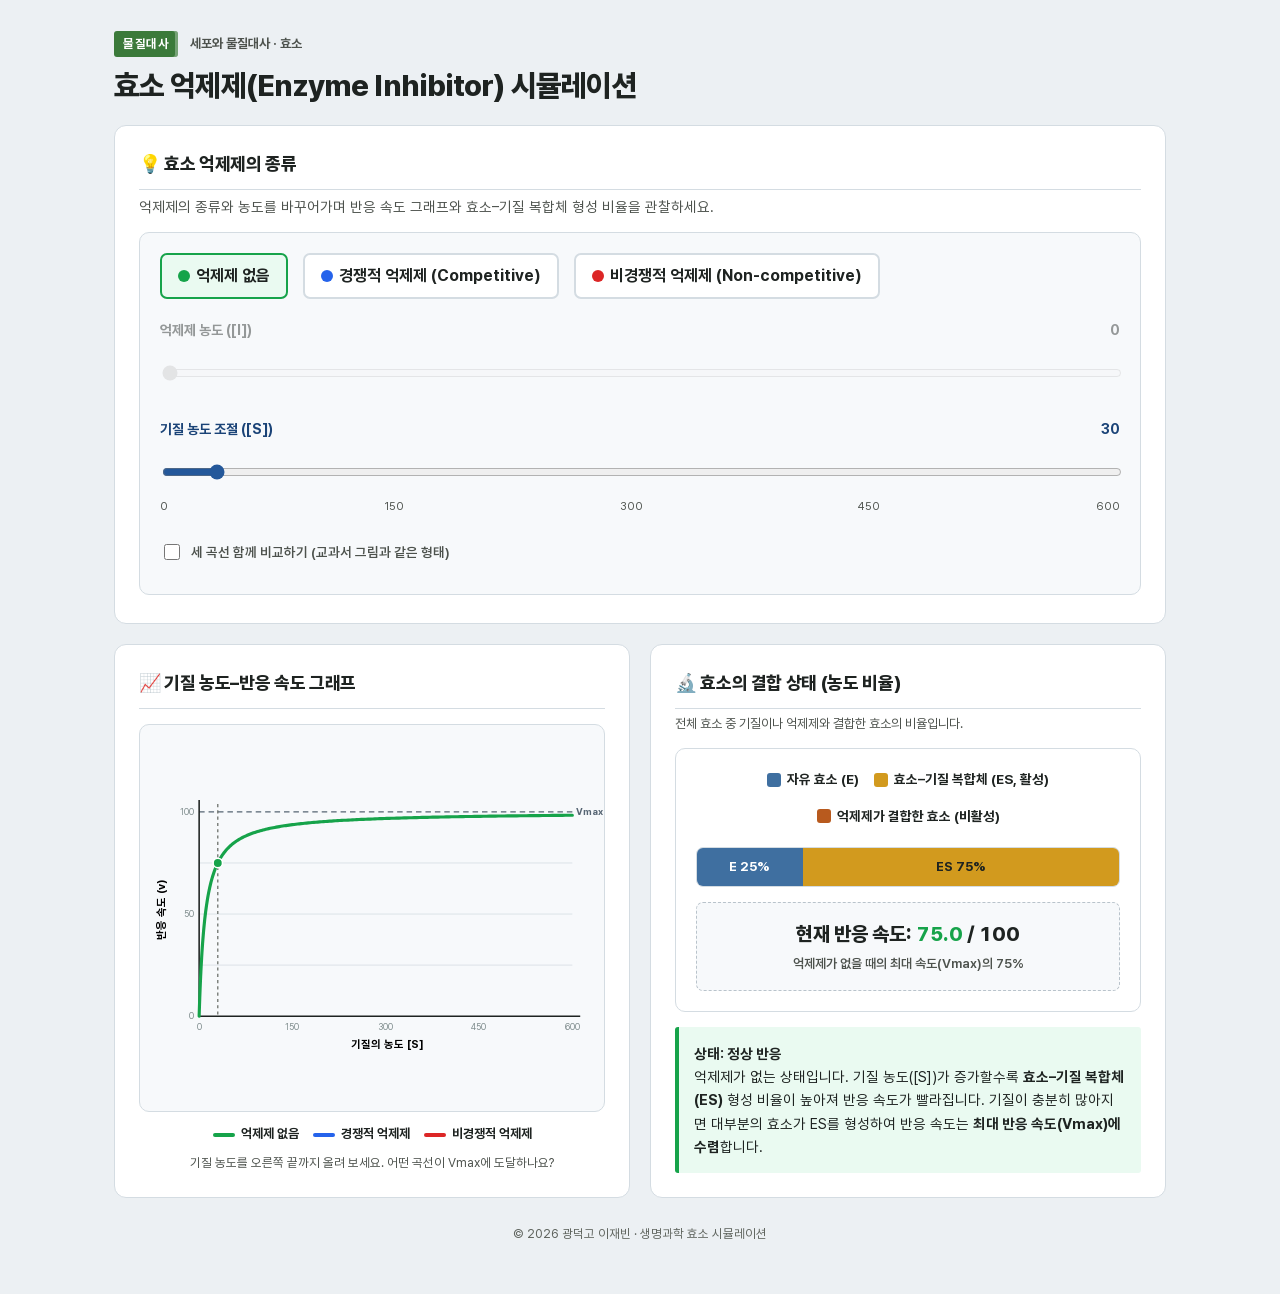
<file: EnzymeInhibitor.html>
<!DOCTYPE html>
<html lang="ko">
<head>
<meta charset="UTF-8">
<meta name="viewport" content="width=device-width, initial-scale=1.0">
<title>효소 반응 속도와 억제제 시뮬레이션</title>
<link rel="stylesheet" href="css/base.css">
<link rel="stylesheet" href="css/EnzymeInhibitor.css">
</head>
<body>

<div class="wrap">
  <a class="unit meta" href="index.html" title="시뮬레이션 목록으로">물질대사</a>
  <div class="eyebrow">세포와 물질대사 · 효소</div>
  <h1>효소 억제제(Enzyme Inhibitor) 시뮬레이션</h1>

  <div class="card full" style="margin-bottom: 20px;">
    <h2>💡 효소 억제제의 종류</h2>
    <p style="font-size: 14.5px; color: var(--ink-2); margin-top: -10px;">억제제의 종류와 농도를 바꾸어가며 반응 속도 그래프와 효소–기질 복합체 형성 비율을 관찰하세요.</p>

    <div class="control-panel">
      <div class="radio-group" id="inhibitorType">
        <label class="radio-label active" data-type="none">
          <span class="dot" style="background: var(--none);"></span>
          <input type="radio" name="iType" value="none" checked> 억제제 없음
        </label>
        <label class="radio-label" data-type="comp">
          <span class="dot" style="background: var(--comp);"></span>
          <input type="radio" name="iType" value="comp"> 경쟁적 억제제 (Competitive)
        </label>
        <label class="radio-label" data-type="noncomp">
          <span class="dot" style="background: var(--noncomp);"></span>
          <input type="radio" name="iType" value="noncomp"> 비경쟁적 억제제 (Non-competitive)
        </label>
      </div>

      <div class="slider-group dim" id="iGroup">
        <div class="slider-header">
          <span>억제제 농도 ([I])</span>
          <span id="iLabel">0</span>
        </div>
        <input type="range" id="iSlider" min="0" max="100" step="1" value="0" disabled>
      </div>

      <div class="slider-group">
        <div class="slider-header">
          <span style="color: var(--primary-d);">기질 농도 조절 ([S])</span>
          <span id="sLabel" style="color: var(--primary-d);">30</span>
        </div>
        <input type="range" id="sSlider" min="0" max="600" step="3" value="30">
        <div class="tick-row"><span>0</span><span>150</span><span>300</span><span>450</span><span>600</span></div>
      </div>

      <label class="compare-row">
        <input type="checkbox" id="compareChk"> 세 곡선 함께 비교하기 (교과서 그림과 같은 형태)
      </label>
    </div>
  </div>

  <div class="grid">
    <!-- 그래프 영역 -->
    <div class="card">
      <h2>📈 기질 농도–반응 속도 그래프</h2>
      <div class="svg-container">
        <svg viewBox="0 0 560 350" id="graphSvg">
          <!-- 그리드 -->
          <line x1="60" y1="105" x2="535" y2="105" class="grid-line"/>
          <line x1="60" y1="170" x2="535" y2="170" class="grid-line"/>
          <line x1="60" y1="235" x2="535" y2="235" class="grid-line"/>

          <!-- Vmax 점근선 -->
          <line x1="60" y1="40" x2="535" y2="40" class="asymptote"/>
          <text x="540" y="44" font-size="12" font-weight="bold" fill="#566573">Vmax</text>

          <!-- 억제제가 있을 때의 최대 속도(비경쟁적) -->
          <line id="vmaxLine" x1="60" y1="40" x2="535" y2="40" class="asymptote" stroke="#dc2626" opacity="0"/>
          <text id="vmaxText" x="540" y="44" font-size="12" font-weight="bold" fill="#dc2626" opacity="0">Vmax'</text>

          <!-- 축 -->
          <line x1="60" y1="300" x2="545" y2="300" class="axis"/>
          <line x1="60" y1="25" x2="60" y2="300" class="axis"/>

          <!-- 축 눈금 -->
          <text x="53" y="304" text-anchor="end" font-size="11" fill="#7f8c8d">0</text>
          <text x="53" y="174" text-anchor="end" font-size="11" fill="#7f8c8d">50</text>
          <text x="53" y="44" text-anchor="end" font-size="11" fill="#7f8c8d">100</text>
          <text x="60" y="318" text-anchor="middle" font-size="11" fill="#7f8c8d">0</text>
          <text x="178" y="318" text-anchor="middle" font-size="11" fill="#7f8c8d">150</text>
          <text x="297" y="318" text-anchor="middle" font-size="11" fill="#7f8c8d">300</text>
          <text x="416" y="318" text-anchor="middle" font-size="11" fill="#7f8c8d">450</text>
          <text x="535" y="318" text-anchor="middle" font-size="11" fill="#7f8c8d">600</text>

          <text x="300" y="340" text-anchor="middle" font-size="14" font-weight="bold">기질의 농도 [S]</text>
          <text x="16" y="165" text-anchor="middle" font-size="14" font-weight="bold" transform="rotate(-90 16 165)">반응 속도 (v)</text>

          <!-- 곡선 -->
          <path id="pathNone" class="graph-line" stroke="#16a34a" d=""/>
          <path id="pathComp" class="graph-line" stroke="#2563eb" d="" opacity="0"/>
          <path id="pathNoncomp" class="graph-line" stroke="#dc2626" d="" opacity="0"/>

          <!-- 현재 [S] 인디케이터 -->
          <line id="indicatorLine" x1="60" y1="30" x2="60" y2="300" class="indicator-line"/>
          <circle id="indicatorDot" cx="60" cy="300" r="6" fill="#16a34a" stroke="#fff" stroke-width="2"/>
        </svg>
      </div>
      <div class="graph-legend">
        <div class="li"><span class="swatch" style="background: var(--none);"></span>억제제 없음</div>
        <div class="li"><span class="swatch" style="background: var(--comp);"></span>경쟁적 억제제</div>
        <div class="li"><span class="swatch" style="background: var(--noncomp);"></span>비경쟁적 억제제</div>
      </div>
      <div class="hint" id="graphHint">기질 농도를 오른쪽 끝까지 올려 보세요. 어떤 곡선이 Vmax에 도달하나요?</div>
    </div>

    <!-- 효소 상태 및 설명 영역 -->
    <div class="card">
      <h2>🔬 효소의 결합 상태 (농도 비율)</h2>
      <p style="font-size:13px; color:var(--ink-2); margin-top:-10px;">전체 효소 중 기질이나 억제제와 결합한 효소의 비율입니다.</p>

      <div class="status-board">
        <div class="legend">
          <div class="leg-item"><div class="leg-color" style="background:var(--e-color);"></div>자유 효소 (E)</div>
          <div class="leg-item"><div class="leg-color" style="background:var(--es-color);"></div>효소–기질 복합체 (ES, 활성)</div>
          <div class="leg-item"><div class="leg-color" style="background:var(--ei-color);"></div>억제제가 결합한 효소 (비활성)</div>
        </div>

        <div class="bar-container">
          <div class="bar-segment bar-e" id="barE" style="width: 25%;">E 25%</div>
          <div class="bar-segment bar-es" id="barES" style="width: 75%;">ES 75%</div>
          <div class="bar-segment bar-ei" id="barEI" style="width: 0%;"></div>
        </div>

        <div class="reaction-rate">
          현재 반응 속도: <span id="vRate" style="color: var(--none);">75.0</span> / 100
          <small id="vSub">억제제가 없을 때의 최대 속도(Vmax)의 75%</small>
        </div>
      </div>

      <div id="statusDesc" class="status-desc"></div>
    </div>
  </div>

  <footer>
    &copy; 2026 광덕고 이재빈 &middot; 생명과학 효소 시뮬레이션
  </footer>
</div>

<script>
  // ── 상수 ─────────────────────────────────────────────
  const VMAX = 100;      // 최대 반응 속도(상댓값)
  const KM   = 10;       // 미카엘리스 상수(상댓값)
  const KI_C = 25;       // 경쟁적 억제 상수
  const KI_N = 50;       // 비경쟁적 억제 상수
  const SMAX = 600;      // 그래프 가로축 최대 기질 농도
  const I_REF = 50;      // '억제제 없음' 상태에서 비교 곡선을 그릴 기준 농도

  // ── DOM ──────────────────────────────────────────────
  const radioLabels = document.querySelectorAll('.radio-label');
  const iSlider = document.getElementById('iSlider');
  const sSlider = document.getElementById('sSlider');
  const iLabel  = document.getElementById('iLabel');
  const sLabel  = document.getElementById('sLabel');
  const iGroup  = document.getElementById('iGroup');
  const compareChk = document.getElementById('compareChk');

  const pathNone     = document.getElementById('pathNone');
  const pathComp     = document.getElementById('pathComp');
  const pathNoncomp  = document.getElementById('pathNoncomp');
  const indLine = document.getElementById('indicatorLine');
  const indDot  = document.getElementById('indicatorDot');
  const vmaxLine = document.getElementById('vmaxLine');
  const vmaxText = document.getElementById('vmaxText');

  const barE = document.getElementById('barE');
  const barES = document.getElementById('barES');
  const barEI = document.getElementById('barEI');
  const vRate = document.getElementById('vRate');
  const vSub  = document.getElementById('vSub');
  const statusDesc = document.getElementById('statusDesc');
  const graphHint = document.getElementById('graphHint');

  const COLOR = { none: '#16a34a', comp: '#2563eb', noncomp: '#dc2626' };

  // ── 좌표 매핑 (X: 0~600 → 60~535, Y: 0~100 → 300~40) ──
  function mapX(s) { return 60 + (s / SMAX) * 475; }
  function mapY(v) { return 300 - (v / VMAX) * 260; }

  // 곡선 경로 생성 : 낮은 [S] 구간을 촘촘히 표본화해 초반 급상승 구간을 부드럽게 그림
  function buildPath(appVmax, appKm) {
    const N = 220;
    let d = "";
    for (let k = 0; k <= N; k++) {
      const t = k / N;
      const s = SMAX * t * t;              // 저농도 구간 조밀 샘플링
      const v = (appVmax * s) / (appKm + s);
      d += (k === 0 ? "M " : " L ") + mapX(s).toFixed(2) + "," + mapY(v).toFixed(2);
    }
    return d;
  }

  function kinetics(type, i) {
    if (type === 'comp')    return { vmax: VMAX, km: KM * (1 + i / KI_C) };
    if (type === 'noncomp') return { vmax: VMAX / (1 + i / KI_N), km: KM };
    return { vmax: VMAX, km: KM };
  }

  function updateSimulation() {
    const type = document.querySelector('input[name="iType"]:checked').value;
    const s = parseFloat(sSlider.value);
    const i = (type === 'none') ? 0 : parseFloat(iSlider.value);
    const compare = compareChk.checked;
    const iShown = (type === 'none') ? I_REF : i;   // 비교 곡선용 농도

    sLabel.textContent = s;
    iLabel.textContent = (type === 'none') ? '0' : i;
    iGroup.classList.toggle('dim', type === 'none');

    // ── 세 곡선 경로 ──
    pathNone.setAttribute('d', buildPath(VMAX, KM));
    const kc = kinetics('comp', iShown);
    const kn = kinetics('noncomp', iShown);
    pathComp.setAttribute('d', buildPath(kc.vmax, kc.km));
    pathNoncomp.setAttribute('d', buildPath(kn.vmax, kn.km));

    // ── 표시/강조 규칙 ──
    const show = (el, on, active) => {
      el.setAttribute('opacity', on ? 1 : 0);
      el.classList.toggle('ghost', on && !active);
    };
    show(pathNone,    true,                         type === 'none');
    show(pathComp,    compare || type === 'comp',   type === 'comp');
    show(pathNoncomp, compare || type === 'noncomp',type === 'noncomp');

    // ── 현재 상태의 반응 속도 ──
    const k = kinetics(type, i);
    const currentV = (k.vmax * s) / (k.km + s);
    vRate.textContent = currentV.toFixed(1);
    vRate.style.color = COLOR[type];
    vSub.textContent = `억제제가 없을 때의 최대 속도(Vmax)의 ${currentV.toFixed(0)}%`;

    // ── 인디케이터 ──
    indLine.setAttribute('x1', mapX(s)); indLine.setAttribute('x2', mapX(s));
    indDot.setAttribute('cx', mapX(s));  indDot.setAttribute('cy', mapY(currentV));
    indDot.setAttribute('fill', COLOR[type]);

    // ── 낮아진 최대 속도 점근선(비경쟁적일 때만) ──
    // Vmax 선과 겹칠 만큼 가까우면 표시하지 않음
    const showVmax2 = kn.vmax < VMAX * 0.92 &&
                      ((type === 'noncomp' && i > 0) || (compare && iShown > 0));
    if (showVmax2) {
      const y = mapY(kn.vmax);
      vmaxLine.setAttribute('y1', y); vmaxLine.setAttribute('y2', y);
      vmaxText.setAttribute('y', y + 4);
      vmaxLine.setAttribute('opacity', type === 'noncomp' ? 1 : 0.45);
      vmaxText.setAttribute('opacity', type === 'noncomp' ? 1 : 0.45);
    } else {
      vmaxLine.setAttribute('opacity', 0);
      vmaxText.setAttribute('opacity', 0);
    }

    // ── 효소 결합 상태 분율 ──
    let pE = 0, pES = 0, pEI = 0;

    if (type === 'none') {
      pES = s / (KM + s);
      pE  = 1 - pES;
      statusDesc.innerHTML = `<b>상태: 정상 반응</b><br>억제제가 없는 상태입니다. 기질 농도([S])가 증가할수록 <b>효소–기질 복합체(ES)</b> 형성 비율이 높아져 반응 속도가 빨라집니다. 기질이 충분히 많아지면 대부분의 효소가 ES를 형성하여 반응 속도는 <b>최대 반응 속도(Vmax)에 수렴</b>합니다.`;
      statusDesc.style.borderColor = COLOR.none;
      statusDesc.style.backgroundColor = '#eafaf1';

    } else if (type === 'comp') {
      const denom = 1 + (s / KM) + (i / KI_C);
      pES = (s / KM) / denom;
      pEI = (i / KI_C) / denom;
      pE  = 1 / denom;
      statusDesc.innerHTML = `<b>상태: 경쟁적 억제</b><br>억제제가 기질과 구조가 비슷하여 효소의 <b>활성 부위</b>를 놓고 기질과 경쟁합니다. 억제제가 있으면 같은 속도를 내는 데 <b>더 많은 기질</b>이 필요하지만, 기질 농도를 충분히 높이면 효소가 기질과 만날 확률이 압도적으로 커져 결국 <b>원래의 최대 반응 속도(Vmax)에 도달</b>합니다.`;
      statusDesc.style.borderColor = COLOR.comp;
      statusDesc.style.backgroundColor = '#eaf1fd';

    } else {
      // 순수 비경쟁적 억제: 억제제는 E와 ES 모두에 같은 친화도로 결합
      const d1 = 1 + (i / KI_N);
      const d2 = 1 + (s / KM);
      pES = (s / KM) / (d1 * d2);   // 활성 상태의 ES
      pE  = 1 / (d1 * d2);          // 자유 효소
      pEI = 1 - pE - pES;           // 억제제가 결합한 효소(EI + ESI, 모두 비활성)
      statusDesc.innerHTML = `<b>상태: 비경쟁적 억제</b><br>억제제가 활성 부위가 아닌 <b>다른 부위</b>에 결합하여 효소의 입체 구조를 변형시킵니다. 기질이 결합하더라도 반응이 일어나지 않으므로 <b>사용할 수 있는 효소의 수 자체가 줄어든 것</b>과 같습니다. 따라서 기질 농도를 아무리 높여도 <b>최대 반응 속도가 낮아진 채로 유지</b>됩니다.`;
      statusDesc.style.borderColor = COLOR.noncomp;
      statusDesc.style.backgroundColor = '#fdecec';
    }

    barE.style.width  = (pE  * 100) + '%';
    barES.style.width = (pES * 100) + '%';
    barEI.style.width = (pEI * 100) + '%';
    barE.textContent  = pE  > 0.07 ? `E ${(pE*100).toFixed(0)}%`   : '';
    barES.textContent = pES > 0.07 ? `ES ${(pES*100).toFixed(0)}%` : '';
    barEI.textContent = pEI > 0.07 ? `비활성 ${(pEI*100).toFixed(0)}%` : '';

    graphHint.textContent = compare
      ? `세 곡선을 [I] = ${iShown} 조건에서 함께 그렸습니다. 초록·파랑은 같은 Vmax에 수렴하고, 빨강만 더 낮은 값에 수렴합니다.`
      : '기질 농도를 오른쪽 끝까지 올려 보세요. 어떤 곡선이 Vmax에 도달하나요?';
  }

  // ── 이벤트 ───────────────────────────────────────────
  radioLabels.forEach(label => {
    label.addEventListener('click', function () {
      radioLabels.forEach(l => l.classList.remove('active'));
      this.classList.add('active');
      const type = this.querySelector('input').value;
      if (type === 'none') {
        iSlider.value = 0;
        iSlider.disabled = true;
      } else {
        iSlider.disabled = false;
        if (iSlider.value == 0) iSlider.value = 50;
      }
      updateSimulation();
    });
  });

  iSlider.addEventListener('input', updateSimulation);
  sSlider.addEventListener('input', updateSimulation);
  compareChk.addEventListener('change', updateSimulation);

  updateSimulation();
</script>
</body>
</html>
</file>
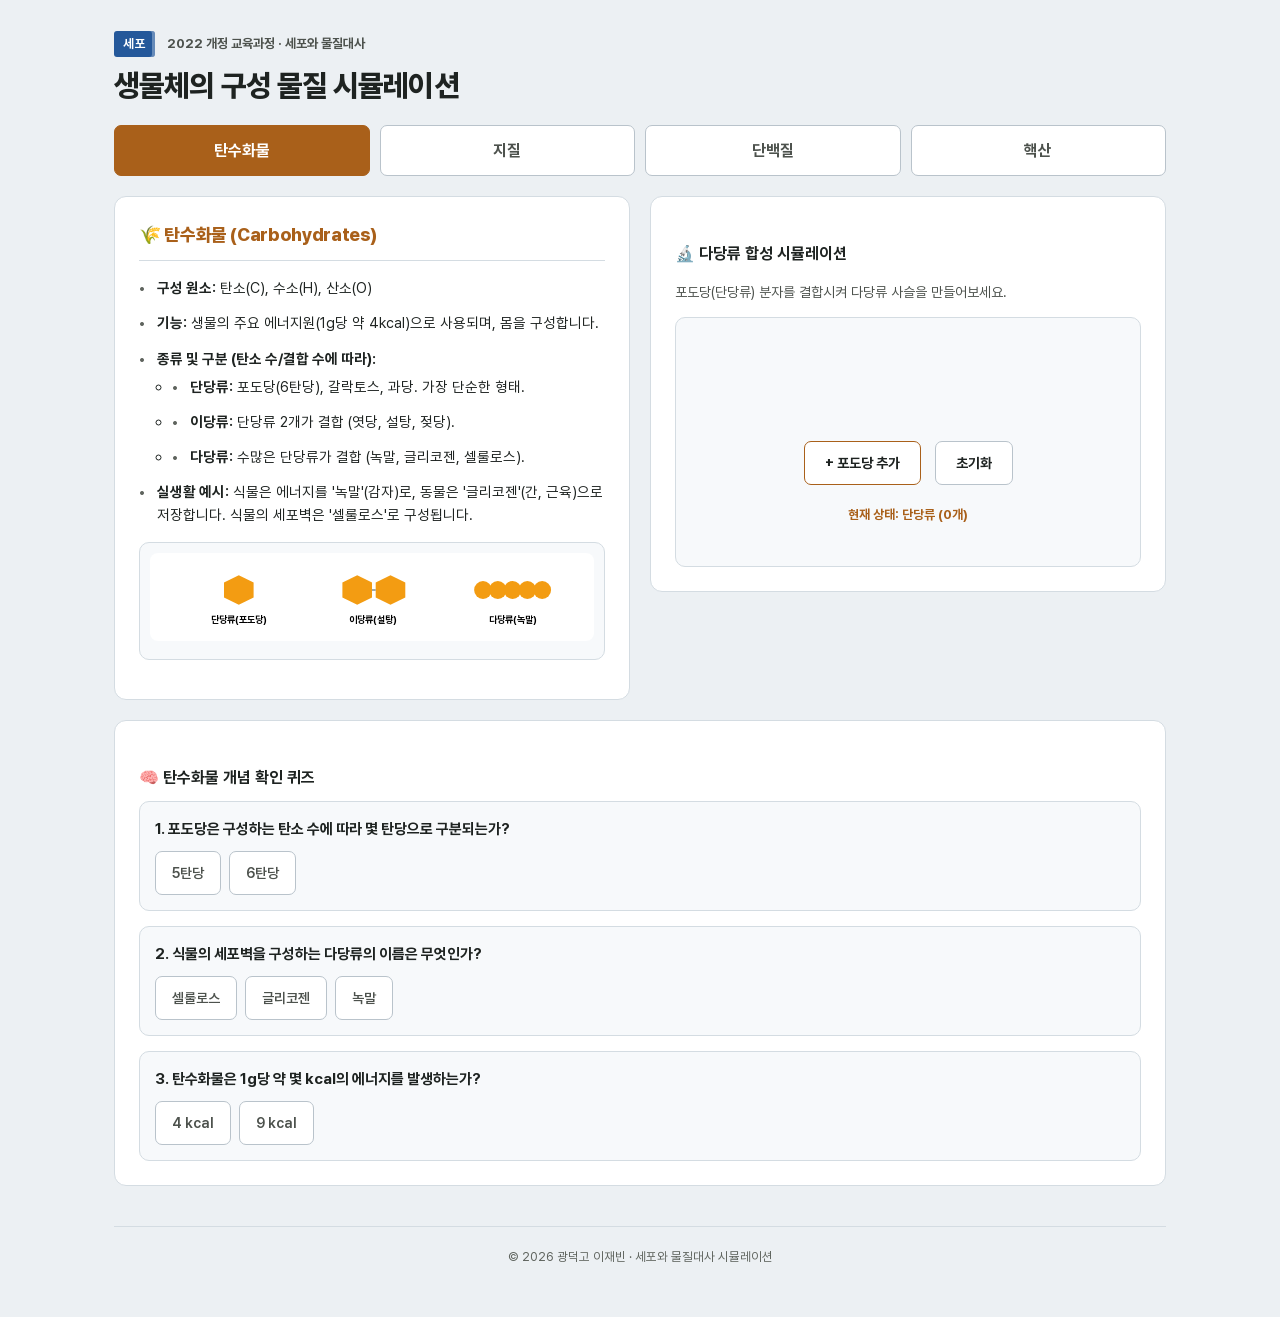
<file: metabolism_simulation_scaffold.html>
<!DOCTYPE html>
<html lang="ko">
<head>
<meta charset="UTF-8">
<meta name="viewport" content="width=device-width, initial-scale=1.0">
<title>세포와 물질대사 시뮬레이션</title>
<link rel="stylesheet" href="css/base.css">
<link rel="stylesheet" href="css/metabolism_simulation_scaffold.css">
</head>
<body>

<div class="wrap">
  <a class="unit cell" href="index.html" title="시뮬레이션 목록으로">세포</a>
  <div class="eyebrow">2022 개정 교육과정 · 세포와 물질대사</div>
  <h1>생물체의 구성 물질 시뮬레이션</h1>

  <div class="tabs">
    <div class="tab-btn active" data-target="carbo">탄수화물</div>
    <div class="tab-btn" data-target="lipid">지질</div>
    <div class="tab-btn" data-target="protein">단백질</div>
    <div class="tab-btn" data-target="nucleic">핵산</div>
  </div>

  <!-- 1. 탄수화물 -->
  <div class="tab-content active" id="carbo">
    <div class="grid">
      <div class="card">
        <h2 style="color: var(--carbo);">🌾 탄수화물 (Carbohydrates)</h2>
        <ul class="desc-list">
          <li><b>구성 원소:</b> 탄소(C), 수소(H), 산소(O)</li>
          <li><b>기능:</b> 생물의 주요 에너지원(1g당 약 4kcal)으로 사용되며, 몸을 구성합니다.</li>
          <li><b>종류 및 구분 (탄소 수/결합 수에 따라):</b>
            <ul style="margin-top:5px; padding-left:15px;">
              <li><b>단당류:</b> 포도당(6탄당), 갈락토스, 과당. 가장 단순한 형태.</li>
              <li><b>이당류:</b> 단당류 2개가 결합 (엿당, 설탕, 젖당).</li>
              <li><b>다당류:</b> 수많은 단당류가 결합 (녹말, 글리코젠, 셀룰로스).</li>
            </ul>
          </li>
          <li><b>실생활 예시:</b> 식물은 에너지를 '녹말'(감자)로, 동물은 '글리코젠'(간, 근육)으로 저장합니다. 식물의 세포벽은 '셀룰로스'로 구성됩니다.</li>
        </ul>
        <div class="img-box">
          <svg viewBox="0 0 600 120" style="background:#fff; border-radius:8px;">
            <polygon points="100,40 120,30 140,40 140,60 120,70 100,60" fill="#f39c12"/>
            <text x="120" y="95" text-anchor="middle" font-size="13" font-weight="bold">단당류(포도당)</text>
            <polygon points="260,40 280,30 300,40 300,60 280,70 260,60" fill="#f39c12"/>
            <polygon points="305,40 325,30 345,40 345,60 325,70 305,60" fill="#f39c12"/>
            <line x1="300" y1="50" x2="305" y2="50" stroke="#7f8c8d" stroke-width="2"/>
            <text x="302" y="95" text-anchor="middle" font-size="13" font-weight="bold">이당류(설탕)</text>
            <circle cx="450" cy="50" r="12" fill="#f39c12"/>
            <circle cx="470" cy="50" r="12" fill="#f39c12"/>
            <circle cx="490" cy="50" r="12" fill="#f39c12"/>
            <circle cx="510" cy="50" r="12" fill="#f39c12"/>
            <circle cx="530" cy="50" r="12" fill="#f39c12"/>
            <text x="490" y="95" text-anchor="middle" font-size="13" font-weight="bold">다당류(녹말)</text>
          </svg>
        </div>
      </div>
      <div class="card">
        <h3>🔬 다당류 합성 시뮬레이션</h3>
        <p style="font-size: 14px; color: var(--ink-2);">포도당(단당류) 분자를 결합시켜 다당류 사슬을 만들어보세요.</p>
        <div class="sim-area">
          <div class="glucose-chain" id="glucoseChain"></div>
          <div style="margin-top: 20px;">
            <button class="action-btn" id="addGlucose" style="border-color:var(--carbo);">+ 포도당 추가</button>
            <button class="action-btn" id="resetGlucose">초기화</button>
          </div>
          <p id="carboStatus" style="font-size:13px; font-weight:bold; margin-top:15px; color:var(--carbo);">현재 상태: 단당류 (0개)</p>
        </div>
      </div>
      <div class="card full">
        <h3>🧠 탄수화물 개념 확인 퀴즈</h3>
        <div class="quiz-container">
          <div class="q-item">
            <p>1. 포도당은 구성하는 탄소 수에 따라 몇 탄당으로 구분되는가?</p>
            <div class="q-opts">
              <button class="q-opt" data-correct="false" data-msg="오답입니다. 5탄당은 핵산의 구성 성분인 리보스와 디옥시리보스입니다. 포도당의 분자식(C₆H₁₂O₆)을 떠올려보세요!">5탄당</button>
              <button class="q-opt" data-correct="true" data-msg="정답입니다! 포도당, 과당, 갈락토스는 모두 탄소가 6개인 6탄당(Hexose)입니다.">6탄당</button>
            </div>
            <div class="q-msg"></div>
          </div>
          <div class="q-item">
            <p>2. 식물의 세포벽을 구성하는 다당류의 이름은 무엇인가?</p>
            <div class="q-opts">
              <button class="q-opt" data-correct="true" data-msg="정답입니다! 셀룰로스는 식물 세포벽의 주성분이며, 녹말과 달리 곧은 사슬 구조를 가져 매우 단단합니다.">셀룰로스</button>
              <button class="q-opt" data-correct="false" data-msg="오답입니다. 글리코젠은 동물의 간과 근육에 에너지를 저장하는 형태입니다. 식물을 지탱하는 단단한 벽을 만드는 물질이 무엇인지 다시 확인해보세요.">글리코젠</button>
              <button class="q-opt" data-correct="false" data-msg="오답입니다. 녹말은 식물이 에너지를 저장하는 형태입니다. 식물을 지탱하는 물질을 찾아보세요.">녹말</button>
            </div>
            <div class="q-msg"></div>
          </div>
          <div class="q-item">
            <p>3. 탄수화물은 1g당 약 몇 kcal의 에너지를 발생하는가?</p>
            <div class="q-opts">
              <button class="q-opt" data-correct="true" data-msg="정답입니다! 탄수화물과 단백질은 1g당 약 4kcal, 지질(지방)은 1g당 약 9kcal의 에너지를 냅니다.">4 kcal</button>
              <button class="q-opt" data-correct="false" data-msg="오답입니다. 9kcal는 단위 질량당 가장 많은 에너지를 내는 지질(중성지방)의 에너지양입니다. 탄수화물과 단백질의 발생량을 교과서에서 확인해보세요.">9 kcal</button>
            </div>
            <div class="q-msg"></div>
          </div>
        </div>
      </div>
    </div>
  </div>

  <!-- 2. 지질 -->
  <div class="tab-content" id="lipid">
    <div class="grid">
      <div class="card">
        <h2 style="color: var(--lipid);">💧 지질 (Lipids)</h2>
        <ul class="desc-list">
          <li><b>특성:</b> 물에 녹지 않고 유기용매에 잘 녹습니다.</li>
          <li><b>중성지방:</b> 에너지 저장소(1g당 9kcal), 체온 유지. (글리세롤 1분자 + 지방산 3분자)</li>
          <li><b>인지질:</b> 세포막 구성 성분. 친수성 머리와 소수성 꼬리로 이중층 형성.</li>
          <li><b>스테로이드:</b> 성호르몬/부신겉질호르몬 주성분(콜레스테롤 등). 4개의 탄소 고리 화합물.</li>
        </ul>
        <div class="img-box">
          <svg viewBox="0 0 600 160" style="background:#fff; border-radius:8px;">
            <rect x="70" y="30" width="60" height="20" rx="10" fill="#a2d149"/> 
            <rect x="80" y="50" width="8" height="60" rx="4" fill="#f1c40f"/>
            <rect x="96" y="50" width="8" height="60" rx="4" fill="#f1c40f"/>
            <rect x="112" y="50" width="8" height="60" rx="4" fill="#f1c40f"/>
            <text x="100" y="140" text-anchor="middle" font-size="13" font-weight="bold">중성지방</text>
            <circle cx="300" cy="40" r="18" fill="#3498db"/> 
            <rect x="290" y="60" width="6" height="50" rx="3" fill="#f1c40f"/>
            <rect x="304" y="60" width="6" height="50" rx="3" fill="#f1c40f" transform="rotate(-15 307 60)"/>
            <text x="300" y="140" text-anchor="middle" font-size="13" font-weight="bold">인지질</text>
            <path d="M 470,70 L 485,55 L 500,70 L 500,90 L 485,105 L 470,90 Z" fill="#9b59b6" opacity="0.7"/>
            <path d="M 500,70 L 515,55 L 530,70 L 530,90 L 515,105 L 500,90 Z" fill="#9b59b6" opacity="0.7"/>
            <path d="M 485,40 L 500,25 L 515,40 L 515,55 L 500,70 L 485,55 Z" fill="#9b59b6" opacity="0.7"/>
            <path d="M 530,70 L 545,65 L 560,80 L 545,95 L 530,90 Z" fill="#9b59b6" opacity="0.7"/>
            <text x="510" y="140" text-anchor="middle" font-size="13" font-weight="bold">스테로이드</text>
          </svg>
        </div>
      </div>
      <div class="card">
        <h3>🔬 인지질 이중층 (세포막) 조립</h3>
        <p style="font-size: 14px; color: var(--ink-2);">물(세포 안팎)이 있는 환경에서 인지질 분자들이 어떻게 배열되는지 확인하세요.</p>
        <div class="sim-area">
          <div class="membrane-box">
            <div style="position:absolute; top:5px; left:10px; color:#00707C; font-size:12px; font-weight:bold;">물 (세포 외부)</div>
            <div class="lipid-layer top" id="lipidTop"></div>
            <div class="lipid-layer bottom" id="lipidBot"></div>
            <div style="position:absolute; bottom:5px; left:10px; color:#00707C; font-size:12px; font-weight:bold;">물 (세포 내부)</div>
          </div>
          <div style="margin-top: 20px;">
            <button class="action-btn" id="addLipid" style="border-color:var(--lipid);">+ 인지질 추가</button>
            <button class="action-btn" id="resetLipid">초기화</button>
          </div>
        </div>
      </div>
      <div class="card full">
        <h3>🧠 지질 개념 확인 퀴즈</h3>
        <div class="quiz-container">
          <div class="q-item">
            <p>1. 인지질 이중층에서 물과 닿는 부분은 어느 쪽인가?</p>
            <div class="q-opts">
              <button class="q-opt" data-correct="false" data-msg="오답입니다. 지방산으로 이루어진 꼬리 부분은 물을 싫어하는 '소수성'을 띱니다. 세포 안팎은 물로 가득 차 있으므로 어떤 부분이 밖을 향할지 생각해보세요.">소수성 꼬리</button>
              <button class="q-opt" data-correct="true" data-msg="정답입니다! 인산과 글리세롤로 이루어진 머리 부분은 물과 친한 '친수성'을 띠어 세포 안팎의 물과 맞닿아 있습니다.">친수성 머리</button>
            </div>
            <div class="q-msg"></div>
          </div>
          <div class="q-item">
            <p>2. 글리세롤 1분자와 지방산 3분자로 구성된 지질은?</p>
            <div class="q-opts">
              <button class="q-opt" data-correct="true" data-msg="정답입니다! 중성지방은 에너지를 저장하고 체온을 유지하는 역할을 하며, 우리가 흔히 말하는 '지방'입니다.">중성지방</button>
              <button class="q-opt" data-correct="false" data-msg="오답입니다. 스테로이드는 4개의 탄소 고리 구조를 갖습니다.">스테로이드</button>
              <button class="q-opt" data-correct="false" data-msg="오답입니다. 인지질은 글리세롤 1분자에 지방산 2분자와 인산이 결합되어 있습니다.">인지질</button>
            </div>
            <div class="q-msg"></div>
          </div>
          <div class="q-item">
            <p>3. 성호르몬의 주성분인 콜레스테롤이 속하는 지질의 종류는?</p>
            <div class="q-opts">
              <button class="q-opt" data-correct="true" data-msg="정답입니다! 스테로이드는 4개의 탄소 고리를 가진 지질로, 콜레스테롤, 성호르몬, 부신 겉질 호르몬 등이 여기에 속합니다.">스테로이드</button>
              <button class="q-opt" data-correct="false" data-msg="오답입니다. 중성지방은 에너지 저장의 역할을 합니다. 호르몬이나 세포막의 안정성을 돕는 탄소 고리 화합물을 다시 찾아보세요.">중성지방</button>
            </div>
            <div class="q-msg"></div>
          </div>
        </div>
      </div>
    </div>
  </div>

  <!-- 3. 단백질 -->
  <div class="tab-content" id="protein">
    <div class="grid">
      <div class="card">
        <h2 style="color: var(--protein);">🥩 단백질 (Proteins)</h2>
        <ul class="desc-list">
          <li><b>단위체:</b> 20여 종의 <b>아미노산</b></li>
          <li><b>펩타이드 결합:</b> 아미노산들이 결합할 때 <b>물(H₂O)이 빠져나오며</b> 연결됩니다.</li>
          <li><b>입체 구조:</b> 
            <ul style="margin-top:5px; padding-left:15px;">
              <li><b>1차:</b> 아미노산의 서열</li>
              <li><b>2차:</b> 수소 결합에 의한 <b>α 나선 구조</b>, <b>β 병풍 구조</b></li>
              <li><b>3차/4차:</b> 접히고 꼬여 고유한 입체 구조 형성. 이 <b>입체 구조가 단백질의 기능을 결정</b>합니다. (예: 헤모글로빈, 효소 카탈레이스)</li>
            </ul>
          </li>
          <li><b>단백질 변성:</b> 고열이나 부적절한 pH 환경에서는 입체 구조가 변하여 기능을 잃습니다.</li>
        </ul>
        <div class="img-box">
          <!-- 펩타이드 결합 모식도 -->
          <svg viewBox="0 0 600 120" style="background:#fff; border-radius:8px; margin-bottom:15px;">
            <rect x="50" y="30" width="140" height="50" rx="5" fill="#f8d7da" opacity="0.8"/>
            <text x="120" y="60" text-anchor="middle" font-size="14" font-weight="bold" fill="#2c3e50">아미노산 1</text>
            <circle cx="170" cy="55" r="16" fill="#3498db" opacity="0.2"/>
            <text x="170" y="60" text-anchor="middle" font-size="12" font-weight="bold" fill="#2980b9">-OH</text>
            <text x="210" y="60" text-anchor="middle" font-size="20">+</text>
            <rect x="230" y="30" width="140" height="50" rx="5" fill="#d1ecf1" opacity="0.8"/>
            <text x="300" y="60" text-anchor="middle" font-size="14" font-weight="bold" fill="#2c3e50">아미노산 2</text>
            <circle cx="250" cy="55" r="16" fill="#3498db" opacity="0.2"/>
            <text x="250" y="60" text-anchor="middle" font-size="12" font-weight="bold" fill="#2980b9">-H</text>
            <text x="390" y="60" text-anchor="middle" font-size="20">→</text>
            <rect x="420" y="30" width="160" height="50" rx="5" fill="#fcf3cf" opacity="0.8"/>
            <text x="500" y="60" text-anchor="middle" font-size="14" font-weight="bold" fill="#2c3e50">펩타이드 결합</text>
            <path d="M 390,70 Q 390,100 410,110" fill="none" stroke="#3498db" stroke-width="2"/>
            <polygon points="410,110 400,105 405,115" fill="#3498db"/>
            <text x="450" y="115" text-anchor="middle" font-size="13" fill="#2980b9" font-weight="bold">+ H₂O (물 분자 생성)</text>
          </svg>

          <!-- 1~4차 구조 모식도 -->
          <svg viewBox="0 0 600 170" style="background:#fff; border-radius:8px;">
            <!-- 1차 구조 -->
            <g transform="translate(30, 0)">
                <line x1="20" y1="20" x2="20" y2="130" stroke="#333" stroke-width="2"/>
                <circle cx="20" cy="20" r="8" fill="#e74c3c"/>
                <circle cx="20" cy="40" r="8" fill="#3498db"/>
                <circle cx="20" cy="60" r="8" fill="#f1c40f"/>
                <circle cx="20" cy="80" r="8" fill="#2ecc71"/>
                <circle cx="20" cy="100" r="8" fill="#9b59b6"/>
                <circle cx="20" cy="120" r="8" fill="#e67e22"/>
                <text x="20" y="160" text-anchor="middle" font-size="12" font-weight="bold">1차 구조 (서열)</text>
            </g>
            <text x="80" y="75" text-anchor="middle" font-size="20" fill="#e74c3c">→</text>
            <!-- 2차 구조 -->
            <g transform="translate(100, 0)">
                <!-- Alpha -->
                <path d="M 30,20 Q 55,30 30,45 T 30,70 T 30,95 T 30,120" fill="none" stroke="#9b59b6" stroke-width="8" stroke-linecap="round"/>
                <!-- Beta -->
                <path d="M 70,30 L 110,30 M 70,65 L 110,65 M 70,100 L 110,100" stroke="#3498db" stroke-width="6"/>
                <polygon points="110,22 125,30 110,38" fill="#3498db"/>
                <polygon points="110,57 125,65 110,73" fill="#3498db"/>
                <polygon points="110,92 125,100 110,108" fill="#3498db"/>
                <line x1="80" y1="30" x2="80" y2="65" stroke="#bdc3c7" stroke-width="2" stroke-dasharray="2"/>
                <line x1="100" y1="65" x2="100" y2="100" stroke="#bdc3c7" stroke-width="2" stroke-dasharray="2"/>
                <text x="75" y="160" text-anchor="middle" font-size="12" font-weight="bold">2차 구조 (α, β)</text>
            </g>
            <text x="255" y="75" text-anchor="middle" font-size="20" fill="#e74c3c">→</text>
            <!-- 3차 구조 -->
            <g transform="translate(270, 0)">
                <path d="M 40,75 C 10,20 80,10 100,55 C 130,30 180,40 160,85 C 190,125 110,125 90,85 C 70,125 10,115 40,75 Z" fill="#ecf0f1" stroke="#bdc3c7" stroke-width="3"/>
                <path d="M 50,55 Q 70,65 50,75 T 50,95" fill="none" stroke="#9b59b6" stroke-width="5" stroke-linecap="round"/>
                <path d="M 120,40 L 150,55" stroke="#3498db" stroke-width="5"/>
                <polygon points="148,47 158,59 144,61" fill="#3498db"/>
                <circle cx="100" cy="80" r="8" fill="#f1c40f"/>
                <text x="100" y="160" text-anchor="middle" font-size="12" font-weight="bold">3차 구조 (입체)</text>
            </g>
            <text x="475" y="75" text-anchor="middle" font-size="20" fill="#e74c3c">→</text>
            <!-- 4차 구조 -->
            <g transform="translate(485, 10)">
                <path d="M 10,40 C -10,0 40,-10 50,30 C 70,0 100,10 90,50 C 110,80 50,80 40,50 C 20,80 -20,70 10,40 Z" fill="#e74c3c" opacity="0.6"/>
                <path d="M 30,60 C 10,20 60,10 70,50 C 90,20 120,30 110,70 C 130,100 70,100 60,70 C 40,100 0,90 30,60 Z" fill="#3498db" opacity="0.6"/>
                <path d="M 40,30 C 20,0 70,-10 80,30 C 100,0 130,10 120,50 C 140,80 80,80 70,50 C 50,80 10,70 40,30 Z" fill="#f1c40f" opacity="0.6" transform="translate(10, -20)"/>
                <text x="60" y="150" text-anchor="middle" font-size="12" font-weight="bold">4차 구조 (복합체)</text>
            </g>
          </svg>
        </div>
      </div>
      <div class="card">
        <h3>🔬 단백질(효소) 변성 및 활성 시뮬레이션</h3>
        <p style="font-size: 13px; color: var(--ink-2);">온도와 pH를 조절하여 카탈레이스(효소)의 입체 구조 변화와 그에 따른 효소 활성도(반응 속도) 그래프를 관찰하세요.</p>
        
        <div class="sim-area" style="padding-top:10px;">
          <!-- Protein SVG -->
          <svg class="prot-svg" viewBox="0 0 200 120" id="catSvg">
            <path id="catPath" class="prot-path" d="M 20,60 C 20,10 90,0 100,50 C 110,0 180,10 180,60 C 180,110 110,120 100,70 C 90,120 20,110 20,60 Z" />
            <path id="catAlpha" class="prot-path" stroke="#9b59b6" stroke-width="4" d="M 40,40 Q 60,50 40,60 T 40,80" />
            <path id="catBeta" class="prot-path" stroke="#f1c40f" stroke-width="4" d="M 130,40 L 150,60 L 130,80" />
          </svg>
          <p id="protStatus" style="font-size:13px; font-weight:bold; color:var(--primary); margin:0;">[활성] 최적의 입체 구조 유지</p>
          
          <div class="controls">
            <label><span>온도 (Temperature)</span> <span id="tempVal">37 °C</span></label>
            <input type="range" id="tempSlider" min="0" max="80" value="37">
            
            <label><span>pH 농도</span> <span id="phVal">7</span></label>
            <input type="range" id="phSlider" min="1" max="14" value="7" step="0.5">
          </div>

          <!-- Graphs -->
          <div class="graph-wrapper">
            <div class="graph-box">
              <h4>온도 - 효소 활성도</h4>
              <svg viewBox="0 0 100 60" class="graph-svg">
                <!-- Activity Curve Temp: Opt 37, Dies at ~60 -->
                <path d="M 0,60 Q 30,60 37,5 Q 45,60 80,60" class="g-line"/>
                <circle id="gTempDot" cx="37" cy="5" r="4" class="g-dot"/>
              </svg>
            </div>
            <div class="graph-box">
              <h4>pH - 효소 활성도</h4>
              <svg viewBox="0 0 100 60" class="graph-svg">
                <!-- Activity Curve pH: Opt 7, Dies at 4 and 10. Max width 14 => x*7.14 -->
                <path d="M 28,60 Q 38,5 50,5 Q 62,5 71,60" class="g-line"/>
                <circle id="gPhDot" cx="50" cy="5" r="4" class="g-dot"/>
              </svg>
            </div>
          </div>
        </div>
      </div>
      <div class="card full">
        <h3>🧠 단백질 개념 확인 퀴즈</h3>
        <div class="quiz-container">
          <div class="q-item">
            <p>1. 단백질을 구성하는 기본 단위체의 이름은?</p>
            <div class="q-opts">
              <button class="q-opt" data-correct="false" data-msg="오답입니다. 뉴클레오타이드는 핵산(DNA, RNA)의 단위체이고, 포도당은 탄수화물(다당류)의 단위체입니다. 단백질을 이루는 블록을 다시 생각해보세요.">뉴클레오타이드</button>
              <button class="q-opt" data-correct="true" data-msg="정답입니다! 20여 종의 아미노산이 어떤 순서로 결합하느냐에 따라 단백질의 종류와 기능이 결정됩니다.">아미노산</button>
              <button class="q-opt" data-correct="false" data-msg="오답입니다. 포도당은 탄수화물의 단위체입니다. 단백질을 구성하는 물질을 생각해보세요.">포도당</button>
            </div>
            <div class="q-msg"></div>
          </div>
          <div class="q-item">
            <p>2. 아미노산들이 결합할 때 물 분자가 빠져나오는 결합을 무엇이라 하는가?</p>
            <div class="q-opts">
              <button class="q-opt" data-correct="false" data-msg="오답입니다. 수소 결합은 물 분자 사이나 단백질/DNA의 2차 구조를 형성할 때 주로 나타나는 약한 인력입니다. 아미노산 사이의 튼튼한 공유 결합 명칭을 확인하세요.">수소 결합</button>
              <button class="q-opt" data-correct="true" data-msg="정답입니다! 한 아미노산의 카복실기와 다른 아미노산의 아미노기 사이에서 물(H₂O)이 빠져나오며 형성되는 결합을 펩타이드 결합이라 합니다.">펩타이드 결합</button>
            </div>
            <div class="q-msg"></div>
          </div>
          <div class="q-item">
            <p>3. 단백질의 입체 구조가 파괴되어 기능을 상실하는 '변성'의 주된 요인은?</p>
            <div class="q-opts">
              <button class="q-opt" data-correct="true" data-msg="정답입니다! 고열이나 강산/강염기(pH 변화) 환경에서는 단백질의 입체 구조를 유지하는 결합들이 끊어져 효소 활성 등의 고유 기능을 잃게 됩니다.">온도와 pH</button>
              <button class="q-opt" data-correct="false" data-msg="오답입니다. 산소 농도와 압력보다는 열(온도)과 산성도(pH)가 단백질의 섬세한 3차 구조를 파괴하는 가장 직접적이고 강력한 요인입니다.">산소 농도와 압력</button>
            </div>
            <div class="q-msg"></div>
          </div>
        </div>
      </div>
    </div>
  </div>

  <!-- 4. 핵산 -->
  <div class="tab-content" id="nucleic">
    <div class="grid">
      <div class="card">
        <h2 style="color: var(--nucleic);">🧬 핵산 (Nucleic Acids)</h2>
        <ul class="desc-list">
          <li><b>단위체:</b> 뉴클레오타이드 (인산 : 당 : 염기 = 1 : 1 : 1 로 구성)</li>
          <li><b>DNA:</b> 유전정보 저장. <b>이중나선</b> 구조. 당(디옥시리보스), 염기(<b>A, G, C, T</b>)</li>
          <li><b>RNA:</b> 정보 전달 및 단백질 합성 관여. <b>단일 가닥</b> 구조. 당(리보스), 염기(<b>A, G, C, U</b>)</li>
          <li><b>상보적 결합:</b> DNA에서 <b>아데닌(A)은 항상 타이민(T)</b>과, <b>구아닌(G)은 항상 사이토신(C)</b>과 수소 결합하여 짝을 이룹니다.</li>
        </ul>
        <div class="img-box">
          <!-- 뉴클레오타이드 구조 추가 -->
          <svg viewBox="0 0 600 120" style="background:#fff; border-radius:8px; margin-bottom:15px;">
             <!-- 인산 -->
             <circle cx="220" cy="60" r="22" fill="#f1c40f" />
             <text x="220" y="65" text-anchor="middle" font-size="14" font-weight="bold" fill="#333">인산</text>
             <line x1="242" y1="60" x2="270" y2="60" stroke="#333" stroke-width="3"/>
             <!-- 당 -->
             <polygon points="300,35 330,55 320,85 280,85 270,55" fill="#3498db" />
             <text x="300" y="65" text-anchor="middle" font-size="14" font-weight="bold" fill="#fff">당</text>
             <line x1="330" y1="55" x2="360" y2="50" stroke="#333" stroke-width="3"/>
             <!-- 염기 -->
             <rect x="360" y="35" width="60" height="30" rx="4" fill="#e74c3c" />
             <text x="390" y="55" text-anchor="middle" font-size="14" font-weight="bold" fill="#fff">염기</text>
             <text x="300" y="110" text-anchor="middle" font-size="13" font-weight="bold" fill="#7f8c8d">▲ 뉴클레오타이드 구조 (인산:당:염기 = 1:1:1)</text>
          </svg>

          <!-- DNA vs RNA -->
          <svg viewBox="0 0 600 150" style="background:#fff; border-radius:8px;">
            <path d="M 150,20 Q 190,85 150,140" fill="none" stroke="#3498db" stroke-width="6"/>
            <path d="M 190,20 Q 150,85 190,140" fill="none" stroke="#e74c3c" stroke-width="6"/>
            <line x1="158" y1="35" x2="182" y2="35" stroke="#ccc" stroke-width="3"/>
            <line x1="165" y1="60" x2="175" y2="60" stroke="#ccc" stroke-width="3"/>
            <line x1="168" y1="100" x2="172" y2="100" stroke="#ccc" stroke-width="3"/>
            <line x1="158" y1="125" x2="182" y2="125" stroke="#ccc" stroke-width="3"/>
            <text x="170" y="150" text-anchor="middle" font-size="14" font-weight="bold">DNA (이중나선 구조)</text>
            <text x="170" y="15" text-anchor="middle" font-size="12" fill="#7f8c8d">A, T, G, C</text>

            <path d="M 450,20 Q 410,85 450,140" fill="none" stroke="#9b59b6" stroke-width="6"/>
            <line x1="443" y1="35" x2="425" y2="35" stroke="#ccc" stroke-width="3"/>
            <line x1="435" y1="60" x2="420" y2="60" stroke="#ccc" stroke-width="3"/>
            <line x1="433" y1="85" x2="418" y2="85" stroke="#ccc" stroke-width="3"/>
            <line x1="443" y1="125" x2="425" y2="125" stroke="#ccc" stroke-width="3"/>
            <text x="430" y="150" text-anchor="middle" font-size="14" font-weight="bold">RNA (단일 가닥 구조)</text>
            <text x="430" y="15" text-anchor="middle" font-size="12" fill="#7f8c8d">A, U, G, C</text>
          </svg>
        </div>
      </div>
      <div class="card">
        <h3>🔬 DNA 상보적 염기쌍 맞추기</h3>
        <p style="font-size: 14px; color: var(--ink-2);">왼쪽 DNA 가닥의 서열에 맞는 상보적 염기를 선택해 우측 가닥을 완성하세요.</p>
        <div class="sim-area">
          <div class="dna-sim">
            <div class="strand" id="strandLeft">
              <div class="base A">A</div><div class="base C">C</div>
              <div class="base T">T</div><div class="base G">G</div>
            </div>
            <div style="font-weight:bold; color:#bdc3c7; letter-spacing:2px; writing-mode:vertical-lr; text-orientation:upright;">||||</div>
            <div class="strand" id="strandRight">
              <div class="base empty" data-target="T">?</div><div class="base empty" data-target="G">?</div>
              <div class="base empty" data-target="A">?</div><div class="base empty" data-target="C">?</div>
            </div>
          </div>
          
          <div class="base-picker">
            <button style="background:#C0392B;" onclick="matchBase('A')">A</button>
            <button style="background:#2ecc71;color:#0F3D22;" onclick="matchBase('T')">T</button>
            <button style="background:#f1c40f; color:#333;" onclick="matchBase('G')">G</button>
            <button style="background:#9b59b6;" onclick="matchBase('C')">C</button>
          </div>
          <p id="dnaStatus" style="font-size:13px; font-weight:bold; margin-top:15px;"></p>
          <button class="action-btn" id="resetDNA" style="display:none; font-size:12px; padding:6px 12px;">다시 하기</button>
        </div>
      </div>
      <div class="card full">
        <h3>🧠 핵산 개념 확인 퀴즈</h3>
        <div class="quiz-container">
          <div class="q-item">
            <p>1. 핵산을 구성하는 기본 단위체의 이름은?</p>
            <div class="q-opts">
              <button class="q-opt" data-correct="false" data-msg="오답입니다. 아미노산은 단백질의 단위체입니다. 인산-당-염기로 이루어진 핵산의 기본 단위를 다시 확인해보세요.">아미노산</button>
              <button class="q-opt" data-correct="true" data-msg="정답입니다! 뉴클레오타이드는 인산, 당, 염기가 1:1:1의 비율로 결합된 핵산의 복합 단위체입니다.">뉴클레오타이드</button>
            </div>
            <div class="q-msg"></div>
          </div>
          <div class="q-item">
            <p>2. DNA 이중나선에서 아데닌(A)과 상보적으로 결합하는 염기는?</p>
            <div class="q-opts">
              <button class="q-opt" data-correct="false" data-msg="오답입니다. 구아닌(G)은 사이토신(C)과 상보적으로 결합합니다.">구아닌(G)</button>
              <button class="q-opt" data-correct="false" data-msg="오답입니다. 유라실(U)은 RNA에 존재하는 염기로, DNA에는 없습니다. DNA에서 A의 짝을 찾아보세요.">유라실(U)</button>
              <button class="q-opt" data-correct="true" data-msg="정답입니다! DNA에서는 항상 A는 T와(2중 수소결합), G는 C와(3중 수소결합) 상보적인 짝을 이룹니다.">타이민(T)</button>
            </div>
            <div class="q-msg"></div>
          </div>
          <div class="q-item">
            <p>3. 주로 단일 가닥 구조이며, 타이민(T) 대신 유라실(U)을 염기로 가지는 핵산은?</p>
            <div class="q-opts">
              <button class="q-opt" data-correct="false" data-msg="오답입니다. DNA는 디옥시리보스를 당으로 가지며, A, T, G, C를 염기로 사용하는 이중나선 구조입니다.">DNA</button>
              <button class="q-opt" data-correct="true" data-msg="정답입니다! RNA는 리보스를 당으로 가지며, 주로 단일 가닥으로 존재하여 유전 정보 전달이나 단백질 합성에 관여합니다.">RNA</button>
            </div>
            <div class="q-msg"></div>
          </div>
        </div>
      </div>
    </div>
  </div>

  <footer>
    &copy; 2026 광덕고 이재빈 &middot; 세포와 물질대사 시뮬레이션
  </footer>
</div>

<script>
  // Tab Navigation
  const tabs = document.querySelectorAll('.tab-btn');
  const contents = document.querySelectorAll('.tab-content');
  tabs.forEach(tab => {
    tab.addEventListener('click', () => {
      tabs.forEach(t => t.classList.remove('active'));
      contents.forEach(c => c.classList.remove('active'));
      tab.classList.add('active');
      document.getElementById(tab.dataset.target).classList.add('active');
    });
  });

  // Quiz Logic with Scaffolding
  document.querySelectorAll('.q-item').forEach(item => {
    const opts = item.querySelectorAll('.q-opt');
    const msg = item.querySelector('.q-msg');
    
    opts.forEach(opt => {
      opt.addEventListener('click', () => {
        // Reset button styles
        opts.forEach(o => { o.classList.remove('correct', 'wrong'); });
        
        const isCorrect = opt.getAttribute('data-correct') === 'true';
        const feedbackMsg = opt.getAttribute('data-msg');
        
        msg.textContent = feedbackMsg;
        msg.classList.add('show');
        
        if(isCorrect) {
          opt.classList.add('correct');
          msg.classList.remove('wrong-msg');
          msg.classList.add('correct-msg');
        } else {
          opt.classList.add('wrong');
          msg.classList.remove('correct-msg');
          msg.classList.add('wrong-msg');
        }
      });
    });
  });

  // 1. Carbo Simulation
  let glucoseCount = 0;
  const chain = document.getElementById('glucoseChain');
  const carboStatus = document.getElementById('carboStatus');
  document.getElementById('addGlucose').addEventListener('click', () => {
    if(glucoseCount > 7) return; 
    if(glucoseCount > 0) {
      const link = document.createElement('div');
      link.className = 'link';
      chain.appendChild(link);
    }
    const hex = document.createElement('div');
    hex.className = 'hex';
    hex.textContent = '포도당';
    chain.appendChild(hex);
    glucoseCount++;
    if(glucoseCount === 1) carboStatus.textContent = '단당류 (포도당)';
    else if(glucoseCount === 2) carboStatus.textContent = '이당류 (엿당)';
    else carboStatus.textContent = `다당류 (사슬 길이: ${glucoseCount})`;
  });
  document.getElementById('resetGlucose').addEventListener('click', () => {
    chain.innerHTML = ''; glucoseCount = 0; carboStatus.textContent = '단당류 (0개)';
  });

  // 2. Lipid Simulation
  let lipidCount = 0;
  const lTop = document.getElementById('lipidTop');
  const lBot = document.getElementById('lipidBot');
  document.getElementById('addLipid').addEventListener('click', () => {
    if(lipidCount > 6) return;
    const makeLipid = () => {
      const p = document.createElement('div'); p.className = 'phos';
      p.innerHTML = `<div class="head"></div><div class="tails"><div class="tail"></div><div class="tail"></div></div>`;
      return p;
    }
    lTop.appendChild(makeLipid()); lBot.appendChild(makeLipid()); lipidCount++;
  });
  document.getElementById('resetLipid').addEventListener('click', () => {
    lTop.innerHTML = ''; lBot.innerHTML = ''; lipidCount = 0;
  });

  // 3. Protein/Enzyme Simulation
  const tSlider = document.getElementById('tempSlider');
  const pSlider = document.getElementById('phSlider');
  const tVal = document.getElementById('tempVal');
  const pVal = document.getElementById('phVal');
  const protStatus = document.getElementById('protStatus');
  
  const pBase = document.getElementById('catPath');
  const pAlpha = document.getElementById('catAlpha');
  const pBeta = document.getElementById('catBeta');
  const dotT = document.getElementById('gTempDot');
  const dotP = document.getElementById('gPhDot');

  function updateEnzyme() {
    let t = parseFloat(tSlider.value);
    let p = parseFloat(pSlider.value);
    tVal.textContent = t + ' °C';
    pVal.textContent = p;

    let actT = Math.max(0, 1 - Math.pow(t - 37, 2) * 0.0018); 
    let actP = Math.max(0, 1 - Math.pow(p - 7, 2) * 0.11);
    
    let totalAct = actT * actP;

    let dotTx = t * 1.25;
    let dotTy = 60 - (actT * 55); 
    dotT.setAttribute('cx', dotTx);
    dotT.setAttribute('cy', dotTy);

    let dotPx = (p / 14) * 100;
    let dotPy = 60 - (actP * 55);
    dotP.setAttribute('cx', dotPx);
    dotP.setAttribute('cy', dotPy);

    if (totalAct > 0.7) {
      pBase.setAttribute('d', 'M 20,60 C 20,10 90,0 100,50 C 110,0 180,10 180,60 C 180,110 110,120 100,70 C 90,120 20,110 20,60 Z');
      pBase.style.stroke = 'var(--protein)';
      pAlpha.style.opacity = '1'; pBeta.style.opacity = '1';
      protStatus.textContent = '[활성] 최적의 입체 구조 유지 (반응 속도 빠름)';
      protStatus.style.color = 'var(--primary)';
    } else if (totalAct > 0.2) {
      pBase.setAttribute('d', 'M 20,60 C 20,30 60,30 100,60 C 140,30 180,30 180,60 C 180,90 140,90 100,60 C 60,90 20,90 20,60 Z');
      pBase.style.stroke = '#e67e22';
      pAlpha.style.opacity = '0.4'; pBeta.style.opacity = '0.4';
      protStatus.textContent = '[효능 감소] 결합력 약화, 입체 구조 일부 변형';
      protStatus.style.color = '#e67e22';
    } else {
      pBase.setAttribute('d', 'M 10,60 Q 50,40 100,60 T 190,60 L 190,62 L 10,62 Z');
      pBase.style.stroke = 'var(--warn)';
      pAlpha.style.opacity = '0'; pBeta.style.opacity = '0';
      protStatus.textContent = '[변성/실활] 입체 구조 완전 파괴 (기능 상실)';
      protStatus.style.color = 'var(--warn)';
    }
  }

  tSlider.addEventListener('input', updateEnzyme);
  pSlider.addEventListener('input', updateEnzyme);
  updateEnzyme(); 

  // 4. Nucleic Acid Simulation
  const empties = document.querySelectorAll('.base.empty');
  const dnaStat = document.getElementById('dnaStatus');
  let currentTargetIndex = 0;
  
  window.matchBase = function(base) {
    if (currentTargetIndex >= empties.length) return;
    const targetNode = empties[currentTargetIndex];
    const correctBase = targetNode.dataset.target;
    if (base === correctBase) {
      targetNode.textContent = base; targetNode.classList.remove('empty'); targetNode.classList.add(base);
      currentTargetIndex++;
      dnaStat.textContent = '정확합니다! 상보적 결합입니다.'; dnaStat.style.color = 'var(--primary)';
      if (currentTargetIndex === empties.length) {
        dnaStat.textContent = '완벽합니다! 이중나선 구조가 완성되었습니다.';
        document.getElementById('resetDNA').style.display = 'inline-block';
      }
    } else {
      dnaStat.textContent = `틀렸습니다. ${correctBase}와 짝을 이뤄야 합니다.`; dnaStat.style.color = 'var(--warn)';
    }
  }
  document.getElementById('resetDNA').addEventListener('click', () => {
    empties.forEach(el => { el.className = 'base empty'; el.textContent = '?'; });
    currentTargetIndex = 0; dnaStat.textContent = ''; document.getElementById('resetDNA').style.display = 'none';
  });
</script>
</body>
</html>
</file>
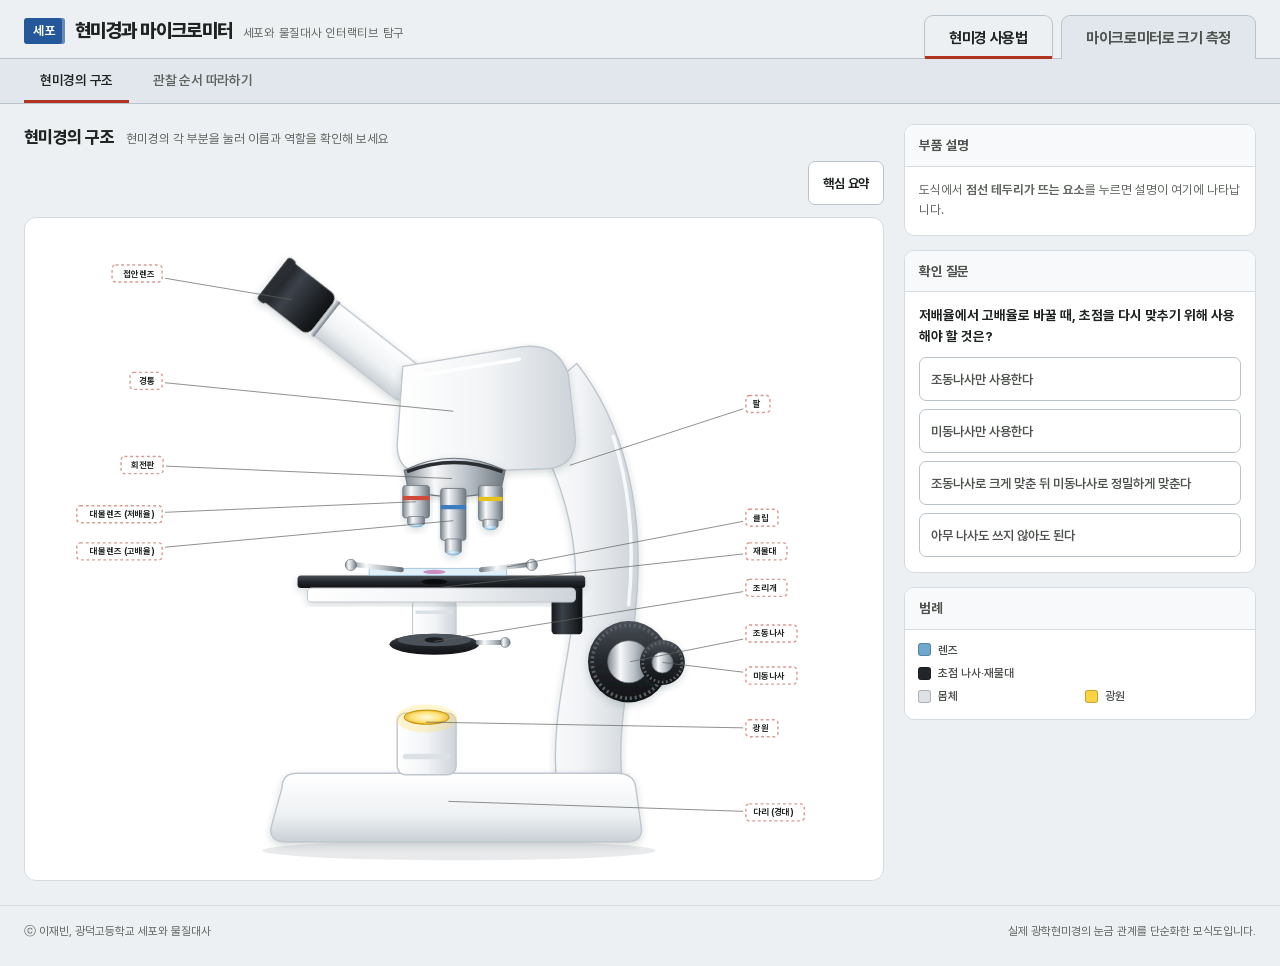
<file: Microscope.html>
<!DOCTYPE html>
<html lang="ko">
<head>
<meta charset="utf-8">
<meta name="viewport" content="width=device-width, initial-scale=1">
<title>현미경과 마이크로미터를 이용한 크기 측정</title>
<link rel="stylesheet" href="css/base.css">
<link rel="stylesheet" href="css/Microscope.css">
</head>
<body>

<header>
  <div class="hbar">
    <div class="brand">
      <a class="unit cell" href="index.html" title="시뮬레이션 목록으로">세포</a>
      <h1>현미경과 마이크로미터</h1>
      <span>세포와 물질대사 인터랙티브 탐구</span>
    </div>
    <nav class="maintabs" id="maintabs" role="tablist">
      <button role="tab" data-main="ms" aria-selected="true">현미경 사용법</button>
      <button role="tab" data-main="mm" aria-selected="false">마이크로미터로 크기 측정</button>
    </nav>
  </div>
  <div class="subbar"><nav class="subtabs" id="subtabs" role="tablist"></nav></div>
</header>

<main>
  <div class="stage-col">
    <div class="stagehead"><h2 id="viewTitle">—</h2><p id="viewSub"></p></div>
    <div class="ctrl" id="ctrl"></div>
    <div class="stage" id="stage"></div>
  </div>
  <aside>
    <div class="panel" id="infoPanel"><h3 id="infoTitle">부품 설명</h3><div class="pbody" id="info"></div></div>
    <div class="panel" id="stepPanel" hidden><h3>진행 순서</h3><div class="steplist" id="steplist"></div></div>
    <div class="panel" id="calcPanel" hidden><h3 id="calcTitle">계산</h3><div class="calc" id="calc"></div></div>
    <div class="panel" id="quizPanel" hidden><h3 id="quizTitle">확인 질문</h3><div class="quiz" id="quiz"></div></div>
    <div class="panel" id="legendPanel"><h3>범례</h3><div class="legend" id="legend"></div></div>
  </aside>
</main>

<footer>
  <span>ⓒ 이재빈, 광덕고등학교 세포와 물질대사</span>
  <span>실제 광학현미경의 눈금 관계를 단순화한 모식도입니다.</span>
</footer>

<div class="modal" id="modal" role="dialog" aria-modal="true"><div class="mcard" id="mcard"></div></div>

<script>
/* ============================================================
   현미경과 마이크로미터를 이용한 크기 측정
   ⓒ 이재빈, 광덕고등학교 세포와 물질대사
   ============================================================ */
"use strict";
const $=s=>document.querySelector(s);
const $$=s=>Array.from(document.querySelectorAll(s));

/* ---------- SVG 공통 헬퍼 ---------- */
function defs(){
  const mk=(id,c)=>`<marker id="${id}" viewBox="0 0 10 10" refX="8.4" refY="5" markerWidth="5" markerHeight="5" orient="auto-start-reverse">`+
    `<path d="M0,0.6 L9.4,5 L0,9.4 z" fill="${c}"/></marker>`;
  const lg=(id,c0,c1,x2="0%",y2="100%")=>`<linearGradient id="${id}" x1="0%" y1="0%" x2="${x2}" y2="${y2}">`+
    `<stop offset="0" stop-color="${c0}"/><stop offset="1" stop-color="${c1}"/></linearGradient>`;
  const rg=(id,c0,c1,c2,cx="34%",cy="26%")=>`<radialGradient id="${id}" cx="${cx}" cy="${cy}" r="84%">`+
    `<stop offset="0" stop-color="${c0}"/>${c2?`<stop offset=".5" stop-color="${c1}"/><stop offset="1" stop-color="${c2}"/>`:`<stop offset="1" stop-color="${c1}"/>`}</radialGradient>`;
  return `<defs>
    ${mk("aOr","var(--obj)")}${mk("aBl","var(--blue)")}${mk("aGy","#7d766a")}${mk("aRe","#D0483A")}
    ${lg("gSteel","var(--steelL)","var(--steel2)")}
    ${lg("gSteelV","#F3F5F7","var(--steel)")}
    ${lg("gArm","#D8DCE1","#9299A4")}
    ${rg("gKnob","#E8695A","var(--red)","#7A1F16","36%","28%")}
    ${rg("gLens","#DCEEF6","var(--lens)","#2C5E7A","36%","26%")}
    ${rg("gCell","#EEF6FB","var(--cellF)","#A8CBE0","38%","30%")}
    ${rg("gNuc","#D8CBEF","var(--nucF)","#5C3F90","36%","26%")}
    <filter id="sh" x="-40%" y="-40%" width="185%" height="185%">
      <feDropShadow dx="1.6" dy="2.6" stdDeviation="3" flood-color="#3a2f22" flood-opacity=".28"/></filter>
    <filter id="shS" x="-40%" y="-40%" width="185%" height="185%">
      <feDropShadow dx="1" dy="1.6" stdDeviation="1.6" flood-color="#3a2f22" flood-opacity=".3"/></filter>
    <filter id="fovBlur" x="-60%" y="-60%" width="220%" height="220%">
      <feGaussianBlur stdDeviation="4.6"/></filter>
  </defs>`;
}
function hotC(id,cx,cy,r){
  return `<g class="hot" data-o="${id}" tabindex="0" role="button">`+
    `<circle class="hit" cx="${cx}" cy="${cy}" r="${r}"/><circle class="ring" cx="${cx}" cy="${cy}" r="${r}"/></g>`;
}
function hotR(id,x,y,w,h,rx=8){
  return `<g class="hot" data-o="${id}" tabindex="0" role="button">`+
    `<rect class="hit" x="${x}" y="${y}" width="${w}" height="${h}"/>`+
    `<rect class="ring" x="${x}" y="${y}" width="${w}" height="${h}" rx="${rx}"/></g>`;
}
function tagHot(id,label,tx,ty,anchor,path,hit){
  const [hx,hy,hw,hh,hr]=hit;
  return `<g class="hot tag-hot" data-o="${id}" tabindex="0" role="button">`+
    `<path class="lead" d="${path}" fill="none"/>`+
    `<text class="cap" x="${tx}" y="${ty}" text-anchor="${anchor}">${label}</text>`+
    `<rect class="hit" x="${hx}" y="${hy}" width="${hw}" height="${hh}"/>`+
    `<rect class="ring" x="${hx}" y="${hy}" width="${hw}" height="${hh}" rx="${hr||8}"/></g>`;
}
function fitTagBoxes(root){
  // 글꼴마다 달라지는 실제 글자 크기를 기준으로 클릭 영역과 점선 박스를 맞춘다.
  // 부품 연결선도 계산된 박스의 바깥 가장자리에서 시작하게 해 박스를 침범하지 않게 한다.
  root.querySelectorAll(".tag-hot").forEach(g=>{
    const label=g.querySelector(".cap");
    const hit=g.querySelector("rect.hit");
    const ring=g.querySelector("rect.ring");
    const lead=g.querySelector(".lead");
    if(!label||!hit||!ring) return;

    const box=label.getBBox();
    const padX=10, padY=5;
    const attrs={
      x:box.x-padX,
      y:box.y-padY,
      width:box.width+padX*2,
      height:box.height+padY*2
    };
    [hit,ring].forEach(rect=>{
      Object.entries(attrs).forEach(([name,value])=>rect.setAttribute(name,value));
    });

    if(lead){
      const end=lead.getPointAtLength(lead.getTotalLength());
      const cx=attrs.x+attrs.width/2, cy=attrs.y+attrs.height/2;
      const dx=end.x-cx, dy=end.y-cy;
      if(dx||dy){
        const tx=dx ? attrs.width/(2*Math.abs(dx)) : Infinity;
        const ty=dy ? attrs.height/(2*Math.abs(dy)) : Infinity;
        const t=Math.min(tx,ty);
        const gap=4/Math.hypot(dx,dy);
        const startX=cx+dx*(t+gap);
        const startY=cy+dy*(t+gap);
        lead.setAttribute("d",`M${startX} ${startY} L${end.x} ${end.y}`);
      }
    }
  });
}

/* ---------- 정보 패널 / 범례 / 퀴즈 / 요약 (공용) ---------- */
function showInfo(db,id){
  if(!id){ $("#info").innerHTML=`<p class="hint">도식에서 <b>점선 테두리가 뜨는 요소</b>를 누르면 설명이 여기에 나타납니다.</p>`; return; }
  const o=db[id]; if(!o) return;
  let h=`<div class="ph">${o.t}</div>`;
  if(o.r) h+=`<span class="role">${o.r}</span>`;
  h+=`<dl>`+(o.d||[]).map(([k,v])=>`<dt>${k}</dt><dd>${v}</dd>`).join("")+`</dl>`;
  if(o.adv) h+=`<div class="adv adv-only"><b>심화</b> ${o.adv}</div>`;
  $("#info").innerHTML=h;
}
function bindHots(root,db){
  root.querySelectorAll(".hot").forEach(g=>{
    const act=()=>{
      root.querySelectorAll(".hot.sel").forEach(x=>x.classList.remove("sel"));
      g.classList.add("sel");
      const f=VIEW[state.view]&&VIEW[state.view].onPick;
      if(f && f(g.dataset.o)===false) return;
      if(db) showInfo(db,g.dataset.o);
    };
    g.addEventListener("click",act);
    g.addEventListener("keydown",e=>{ if(e.key==="Enter"||e.key===" "){e.preventDefault();act();} });
  });
}
function setLegend(items){
  $("#legend").innerHTML=items.map(([c,t])=>{
    const full=t.length>7?" full":"";
    return `<div class="lg${full}"><i style="background:${c}"></i><span>${t}</span></div>`;
  }).join("");
}
function setQuiz(q,title){
  const p=$("#quizPanel");
  if(!q){ p.hidden=true; return; }
  p.hidden=false; $("#quizTitle").textContent=title||"확인 질문";
  $("#quiz").innerHTML=`<div class="q">${q.q}</div><div class="qopts">`+
    q.o.map((t,i)=>`<button class="qopt" data-i="${i}">${t}</button>`).join("")+`</div><div class="qfb" id="qfb"></div>`;
  $("#quiz").querySelectorAll(".qopt").forEach(b=>b.onclick=()=>{
    const i=+b.dataset.i;
    $("#quiz").querySelectorAll(".qopt").forEach(x=>x.disabled=true);
    b.classList.add(i===q.a?"ok":"no");
    if(i!==q.a) $("#quiz").querySelector(`.qopt[data-i="${q.a}"]`).classList.add("ok");
    const fb=$("#qfb"); fb.innerHTML=q.e; fb.classList.add("show");
  });
}
function setSteps(items,cur){
  const p=$("#stepPanel");
  if(!items){ p.hidden=true; return; }
  p.hidden=false;
  $("#steplist").innerHTML=items.map((t,i)=>{
    const cls=i<cur?"stepitem done":i===cur?"stepitem cur":"stepitem";
    return `<div class="${cls}"><span class="n">${i<cur?"✓":i+1}</span><span>${t}</span></div>`;
  }).join("");
}
function summary(title,sub,items,extra){
  $("#mcard").innerHTML=`<h3>${title}</h3><div class="sub">${sub}</div>`+
    `<ul>${items.map(i=>`<li>${i}</li>`).join("")}</ul>`+(extra||"")+
    `<button class="btn primary mclose" id="mclose">닫기</button>`;
  $("#modal").classList.add("open");
  $("#mclose").onclick=()=>$("#modal").classList.remove("open");
}
$("#modal").addEventListener("click",e=>{ if(e.target.id==="modal") $("#modal").classList.remove("open"); });
document.addEventListener("keydown",e=>{ if(e.key==="Escape") $("#modal").classList.remove("open"); });

/* ---------- 라우터 ---------- */
const SUB={
  ms:[["ms-parts","현미경의 구조"],["ms-use","관찰 순서 따라하기"]],
  mm:[["mm-mount","① 마이크로미터 장착"],["mm-cal","② 눈금 보정 (100배)"],["mm-measure","③ 시료 측정 (100배)"],["mm-re","④ 배율 변경 후 재보정 (400배)"]]
};
const VIEW={};
let state={main:"ms",view:"ms-parts",adv:false};
function renderSubtabs(){
  const isNum=state.main==="mm";
  $("#subtabs").innerHTML=SUB[state.main].map(([id,t],i)=>
    `<button role="tab" data-view="${id}" aria-selected="${id===state.view}">${isNum?`<span class="stepnum">${i+1}</span>`:""}${t.replace(/^[①②③④]\s*/,"")}</button>`).join("");
  $("#subtabs").querySelectorAll("button").forEach(b=>b.onclick=()=>go(b.dataset.view));
}
function go(view){
  const main=view.startsWith("ms")?"ms":"mm";
  state.main=main; state.view=view;
  $$("#maintabs button").forEach(b=>b.setAttribute("aria-selected",b.dataset.main===main));
  renderSubtabs();
  const v=VIEW[view];
  $("#viewTitle").textContent=v.title;
  $("#viewSub").textContent=v.sub||"";
  $("#ctrl").innerHTML=typeof v.ctrl==="function"?v.ctrl():(v.ctrl||"");
  const stage=$("#stage");
  stage.innerHTML=`<svg viewBox="${v.vb}" role="img" aria-label="${v.title} 도식">${defs()}${v.svg()}</svg>`;
  const stageSvg=stage.querySelector("svg");
  fitTagBoxes(stageSvg);
  setLegend(v.legend||[]);
  setQuiz(v.quiz||null,v.quizTitle);
  setSteps(v.steps||null,v.curStep||0);
  $("#calcPanel").hidden=!v.calc;
  if(v.calc){ $("#calcTitle").textContent=v.calcTitle||"계산"; }
  showInfo(v.info,null);
  bindHots(stage,v.info);
  if(v.init) v.init(stageSvg);
  window.scrollTo({top:0,behavior:"smooth"});
}
$$("#maintabs button").forEach(b=>b.onclick=()=>go(SUB[b.dataset.main][0][0]));
function advToggle(id){
  const el=$("#"+id); if(!el) return;
  el.checked=state.adv;
  el.onchange=()=>{ state.adv=el.checked; document.body.classList.toggle("adv",state.adv); };
  document.body.classList.toggle("adv",state.adv);
}
</script>
<script>
/* ============================================================
   현미경의 구조 자료 (두 탭이 공유)
   ============================================================ */
const PARTS={
  eyepiece:{t:"접안렌즈",r:"눈을 대고 보는 렌즈",d:[
    ["역할","대물렌즈가 만든 상을 다시 확대해서 눈으로 볼 수 있게 한다."],
    ["배율","보통 5배, 10배, 15배짜리가 있다. 렌즈 몸통에 배율이 적혀 있다."],
    ["접안마이크로미터","크기를 측정할 때는 이 렌즈 안에 접안마이크로미터라는 눈금자를 끼워 넣는다."],
    ["총 배율","현미경의 배율 = 대물렌즈 배율 × 접안렌즈 배율"]]},
  tube:{t:"경통",r:"접안렌즈와 대물렌즈를 잇는 통",d:[
    ["역할","접안렌즈가 위에, 대물렌즈가 아래에 달려 있도록 두 렌즈 사이의 거리를 유지한다."],
    ["구조","대물렌즈가 만든 실상이 이 통 안을 지나 접안렌즈로 전달된다."]]},
  nosepiece:{t:"회전판",r:"대물렌즈를 바꿔 끼우는 손잡이 (렌즈 교환기)",d:[
    ["역할","배율이 다른 대물렌즈 여러 개가 달려 있어, 돌려서 원하는 배율로 바꿀 수 있다."],
    ["사용법","반드시 저배율 대물렌즈로 먼저 초점을 맞춘 뒤 고배율로 돌린다."],
    ["딸깍 소리","제대로 돌아가면 렌즈가 재물대 중앙에 정확히 맞춰지며 딸깍 소리가 난다."]]},
  objLow:{t:"대물렌즈 (저배율)",r:"표본에 가장 가까운 렌즈",d:[
    ["역할","표본의 상을 1차로 확대한다. 이 상을 접안렌즈가 다시 확대한다."],
    ["배율","보통 4배, 10배짜리를 저배율이라 부른다."],
    ["왜 먼저 쓰나","시야가 넓고 초점 맞추기가 쉬워, 표본의 위치부터 잡을 때 사용한다."]]},
  objHigh:{t:"대물렌즈 (고배율)",r:"표본을 더 크게 확대하는 렌즈",d:[
    ["역할","저배율로 찾은 부분을 더 크게 확대해서 자세히 관찰한다."],
    ["배율","보통 40배, 100배짜리를 고배율이라 부른다."],
    ["주의","고배율일수록 렌즈와 표본 사이 거리(작동거리)가 매우 가까워 렌즈나 표본이 파손되지 않도록 조심해야 한다."]]},
  stage:{t:"재물대",r:"표본(프레파라트)을 올려놓는 판",d:[
    ["역할","프레파라트를 평평하게 고정해 아래에서 오는 빛이 표본을 통과하게 한다."],
    ["구멍","가운데에 빛이 지나가는 구멍이 뚫려 있다."]]},
  clip:{t:"클립",r:"프레파라트를 고정하는 집게",d:[
    ["역할","재물대 위의 프레파라트가 움직이지 않도록 눌러 고정한다."],
    ["표본 이동","클립으로 고정한 채 프레파라트를 살짝 밀어 보고 싶은 부분을 렌즈 아래로 옮긴다."]]},
  diaphragm:{t:"조리개",r:"빛의 양을 조절하는 장치",d:[
    ["역할","재물대 아래에서 빛이 얼마나 들어올지 조절한다."],
    ["사용법","표본이 너무 밝거나 어두우면 조리개를 돌려 밝기를 맞춘다."],
    ["배율과의 관계","고배율일수록 시야가 어두워지므로 조리개를 더 열어야 할 때가 많다."]]},
  light:{t:"광원 (반사경)",r:"표본을 비추는 빛의 출처",d:[
    ["역할","아래에서 빛을 비추어 표본을 통과한 빛이 렌즈로 들어가게 한다."],
    ["종류","전등이 내장된 것도 있고, 거울로 외부 빛을 반사시키는 반사경도 있다."]]},
  coarse:{t:"조동나사",r:"초점을 크게 움직여 맞추는 나사",d:[
    ["역할","재물대(또는 경통)를 <b>큰 폭으로</b> 위아래로 움직여 표본이 시야에 대충 들어오게 한다."],
    ["사용 시점","저배율에서 처음 초점을 잡을 때 사용한다."],
    ["주의","고배율에서는 렌즈와 표본이 매우 가까워지므로 조동나사를 쓰면 렌즈나 표본이 부딪혀 파손될 수 있다. 고배율에서는 미동나사만 사용한다."]]},
  fine:{t:"미동나사",r:"초점을 정밀하게 맞추는 나사",d:[
    ["역할","재물대(또는 경통)를 <b>미세하게</b> 움직여 상을 또렷하게 맞춘다."],
    ["사용 시점","조동나사로 대략 맞춘 뒤, 또는 고배율로 바꾼 뒤 정밀하게 초점을 맞출 때 사용한다."]]},
  arm:{t:"팔",r:"경통과 다리를 잇는 부분",d:[["역할","현미경을 옮길 때 손으로 잡는 부분이다. 이동할 때는 팔과 다리를 함께 받쳐 든다."]]},
  base:{t:"다리 (경대)",r:"현미경을 바닥에 지지하는 받침",d:[["역할","현미경 전체를 안정적으로 지지한다. 무게 중심이 있어 현미경이 넘어지지 않게 한다."]]}
};
const PARTS_LEGEND=[["#6FA8CF","렌즈"],["#22262B","초점 나사·재물대"],["#DDE2E7","몸체"],["#FFD23F","광원"]];

/* ---------- 현미경 측면도 ---------- */
function drawMicroscope(withKnobHi){
  let s="";
  // 다리(경대)
  s+=`<g id="pBase" filter="url(#sh)">
    <path d="M170 700 q10 -18 40 -18 h420 q30 0 40 18 l14 34 q6 14 -12 14 H168 q-18 0 -12 -14 z" fill="url(#gSteelV)" stroke="var(--steel3)" stroke-width="2"/>
    <ellipse cx="420" cy="748" rx="270" ry="10" fill="#00000018"/>
  </g>`;
  // 팔
  s+=`<g id="pArm" filter="url(#shS)">
    <path d="M430 700 C430 560 470 520 470 420 C470 330 440 260 420 210 L468 200 C494 260 520 330 520 420 C520 520 486 560 486 700 Z" fill="url(#gArm)" stroke="var(--steel3)" stroke-width="2"/>
  </g>`;
  // 재물대
  s+=`<g id="pStage">
    <rect x="230" y="470" width="360" height="26" rx="6" fill="url(#gSteel)" stroke="var(--steel3)" stroke-width="1.6"/>
    <ellipse cx="410" cy="483" rx="30" ry="9" fill="#3A3F46"/>
  </g>`;
  // 프레파라트 (슬라이드)
  s+=`<g id="pSlide"><rect x="366" y="462" width="88" height="14" rx="2" fill="#D9EEF7" stroke="#7FB3D0" stroke-width="1.4" opacity=".92"/>
      <ellipse cx="410" cy="469" rx="10" ry="4" fill="#8FBFD8" opacity=".7"/></g>`;
  // 클립
  s+=`<g id="pClip"><path d="M356 462 q-14 -4 -14 10 v10 q0 12 14 8" fill="none" stroke="#3A3F46" stroke-width="5" stroke-linecap="round"/>
      <path d="M464 462 q14 -4 14 10 v10 q0 12 -14 8" fill="none" stroke="#3A3F46" stroke-width="5" stroke-linecap="round"/></g>`;
  // 조리개 + 광원
  s+=`<g id="pDia"><rect x="384" y="500" width="52" height="16" rx="3" fill="#6B7280" stroke="#3A3F46" stroke-width="1.4"/>
      <circle cx="410" cy="508" r="5.5" fill="#2B2F35"/></g>`;
  s+=`<g id="pLight"><rect x="392" y="524" width="36" height="30" rx="6" fill="#EDE7D6" stroke="var(--steel3)" stroke-width="1.6"/>
      <circle cx="410" cy="539" r="9" fill="#FCE9A8" stroke="#D9B54A" stroke-width="1.2"/></g>`;
  s+=`<line id="pRay" x1="410" y1="524" x2="410" y2="470" stroke="#F6D877" stroke-width="6" opacity="0"/>`;

  // 회전판 + 대물렌즈
  s+=`<g id="pNose"><path d="M400 430 q20 -18 60 0 l10 26 q-40 14 -80 0 z" fill="url(#gSteel)" stroke="var(--steel3)" stroke-width="1.6"/></g>`;
  s+=`<g id="pObjLow" filter="url(#shS)"><rect x="392" y="452" width="30" height="34" rx="5" fill="url(#gLens)" stroke="var(--lens2)" stroke-width="1.6"/>
      <rect x="397" y="480" width="20" height="8" rx="2" fill="#3E7EA0"/></g>`;
  s+=`<g id="pObjHigh" filter="url(#shS)"><rect x="438" y="446" width="24" height="42" rx="5" fill="url(#gLens)" stroke="var(--lens2)" stroke-width="1.6"/>
      <rect x="442" y="484" width="16" height="8" rx="2" fill="#3E7EA0"/></g>`;

  // 경통 + 접안렌즈
  s+=`<g id="pTube" filter="url(#shS)"><path d="M418 220 L468 210 L472 400 L414 410 Z" fill="url(#gSteel)" stroke="var(--steel3)" stroke-width="1.8"/></g>`;
  s+=`<g id="pEye" filter="url(#shS)"><rect x="400" y="170" width="40" height="56" rx="10" fill="url(#gLens)" stroke="var(--lens2)" stroke-width="1.8" transform="rotate(-8 420 198)"/></g>`;

  // 조동나사 / 미동나사
  s+=`<g id="pCoarse" class="${withKnobHi==='coarse'?'pulse':''}" filter="url(#shS)">
    <circle cx="500" cy="360" r="26" fill="url(#gKnob)" stroke="var(--red2)" stroke-width="2"/>
    <circle cx="500" cy="360" r="10" fill="#7A1F16"/></g>`;
  s+=`<g id="pFine" class="${withKnobHi==='fine'?'pulse':''}" filter="url(#shS)">
    <circle cx="500" cy="410" r="16" fill="url(#gKnob)" stroke="var(--red2)" stroke-width="2"/>
    <circle cx="500" cy="410" r="6" fill="#7A1F16"/></g>`;

  return s;
}

/* ---------- 실제 현미경 사진 + 상호작용 오버레이 ---------- */
const PHOTO_W=746, PHOTO_H=918;
const PHOTO_PARTS={
  eyepiece:[142,105,122,78],
  tube:[372,264,155,105],
  nosepiece:[370,360,96,42],
  objLow:[319,393,39,55],
  objHigh:[372,420,42,64],
  stage:[354,515,190,67],
  clip:[448,486,46,16],
  diaphragm:[345,592,79,34],
  light:[333,707,76,56],
  coarse:[624,621,73,76],
  fine:[670,622,38,42],
  arm:[538,341,92,190],
  base:[365,820,242,85]
};
/* 현미경 그림 (SVG). 부품 위치는 PHOTO_PARTS 좌표(746×918 기준)에 맞춰 그렸다 */
function drawMicroscopePhoto(x=0){
  const d=`<defs>
    <linearGradient id="mvBody" x1="0" x2="1" y1="0" y2="0"><stop offset="0" stop-color="#FFFFFF"/><stop offset=".5" stop-color="#F2F4F6"/><stop offset="1" stop-color="#CDD3D9"/></linearGradient>
    <linearGradient id="mvBodyV" x1="0" x2="0" y1="0" y2="1"><stop offset="0" stop-color="#FFFFFF"/><stop offset=".6" stop-color="#EEF1F3"/><stop offset="1" stop-color="#C9D0D6"/></linearGradient>
    <linearGradient id="mvDark" x1="0" x2="0" y1="0" y2="1"><stop offset="0" stop-color="#4A5058"/><stop offset=".5" stop-color="#22262B"/><stop offset="1" stop-color="#101214"/></linearGradient>
    <linearGradient id="mvDarkH" x1="0" x2="1" y1="0" y2="0"><stop offset="0" stop-color="#15181B"/><stop offset=".35" stop-color="#3C424A"/><stop offset="1" stop-color="#0E1012"/></linearGradient>
    <linearGradient id="mvSilver" x1="0" x2="1" y1="0" y2="0"><stop offset="0" stop-color="#7F8891"/><stop offset=".3" stop-color="#F7F8F9"/><stop offset=".62" stop-color="#BCC3CA"/><stop offset="1" stop-color="#6E767E"/></linearGradient>
    <radialGradient id="mvLamp" cx=".5" cy=".5" r=".6"><stop offset="0" stop-color="#FFFBE0"/><stop offset=".55" stop-color="#FFE27A"/><stop offset="1" stop-color="#E3A912"/></radialGradient>
    <radialGradient id="mvGlass" cx=".4" cy=".35" r=".7"><stop offset="0" stop-color="#F2FAFF"/><stop offset="1" stop-color="#6FA8CF"/></radialGradient>
    <filter id="mvSh" x="-10%" y="-10%" width="120%" height="125%"><feDropShadow dx="0" dy="4" stdDeviation="5" flood-color="#2B3540" flood-opacity=".18"/></filter>
  </defs>`;
  const obj=(cx,top,len,w,band)=>`<g filter="url(#mvSh)">
    <rect x="${cx-w/2}" y="${top}" width="${w}" height="${len}" rx="4" fill="url(#mvSilver)" stroke="#6E767E" stroke-width="1.2"/>
    <rect x="${cx-w/2}" y="${top+len*0.32}" width="${w}" height="6" fill="${band}"/>
    <rect x="${cx-w*0.32}" y="${top+len-2}" width="${w*0.64}" height="${len>60?20:12}" rx="3" fill="url(#mvSilver)" stroke="#6E767E" stroke-width="1"/>
    <ellipse cx="${cx}" cy="${top+len+(len>60?18:10)}" rx="${w*0.26}" ry="3.5" fill="url(#mvGlass)"/></g>`;
  let s=`<g transform="translate(${x},0)" aria-label="현미경 그림" role="img">${d}
    <ellipse cx="380" cy="890" rx="280" ry="14" fill="#2B3540" opacity=".10"/>`;
  /* 팔 */
  s+=`<path d="M520 800 C508 700 542 610 546 520 C550 440 526 350 470 262 L548 196 C616 282 642 400 634 520 C626 640 602 720 614 800 Z" fill="url(#mvBody)" stroke="#BFC6CD" stroke-width="2" filter="url(#mvSh)"/>
    <path d="M600 300 C626 380 630 460 622 540" fill="none" stroke="#FFFFFF" stroke-width="5" opacity=".8" stroke-linecap="round"/>`;
  /* 다리(경대) */
  s+=`<path d="M128 800 Q128 780 150 780 L604 780 Q630 780 632 800 L640 858 Q642 878 618 878 L134 878 Q110 878 112 858 Z" fill="url(#mvBodyV)" stroke="#BFC6CD" stroke-width="2" filter="url(#mvSh)"/>
    <path d="M150 786 L604 786" stroke="#FFFFFF" stroke-width="3" opacity=".9"/>`;
  /* 광원 */
  s+=`<rect x="292" y="694" width="84" height="88" rx="12" fill="url(#mvBody)" stroke="#BFC6CD" stroke-width="2"/>
    <ellipse cx="334" cy="702" rx="44" ry="20" fill="#FFE27A" opacity=".35"/>
    <ellipse cx="334" cy="700" rx="32" ry="10" fill="url(#mvLamp)" stroke="#C99A10" stroke-width="1.5"/>
    <rect x="300" y="752" width="68" height="8" rx="4" fill="#DCE1E6"/>`;
  /* 재물대 받침과 조리개 */
  s+=`<rect x="512" y="508" width="44" height="74" rx="6" fill="url(#mvDarkH)"/>
    <rect x="314" y="534" width="62" height="58" rx="6" fill="url(#mvBody)" stroke="#BFC6CD" stroke-width="1.5"/><rect x="318" y="548" width="54" height="5" fill="#DCE1E6"/>
    <ellipse cx="345" cy="596" rx="64" ry="15" fill="url(#mvDark)"/>
    <ellipse cx="345" cy="590" rx="52" ry="9" fill="#4B525A"/><ellipse cx="345" cy="590" rx="14" ry="4" fill="#1A1D20"/>
    <rect x="404" y="590" width="40" height="7" rx="3.5" fill="url(#mvSilver)"/><circle cx="446" cy="593.5" r="7" fill="url(#mvSilver)" stroke="#6E767E"/>`;
  /* 재물대 */
  s+=`<g filter="url(#mvSh)"><rect x="150" y="498" width="410" height="18" rx="5" fill="url(#mvDark)"/>
    <rect x="164" y="516" width="382" height="20" rx="6" fill="url(#mvBody)" stroke="#BFC6CD" stroke-width="1.5"/></g>
    <ellipse cx="345" cy="507" rx="18" ry="4" fill="#0B0C0E"/>`;
  /* 프레파라트와 클립 */
  s+=`<rect x="252" y="488" width="196" height="10" rx="2" fill="#DDEFF8" opacity=".9" stroke="#8FB9D2" stroke-width="1.2"/>
    <ellipse cx="345" cy="493" rx="16" ry="3" fill="#C77DBA" opacity=".85"/>
    <path d="M226 482 L298 490" stroke="url(#mvSilver)" stroke-width="7" stroke-linecap="round"/><circle cx="226" cy="483" r="8" fill="url(#mvSilver)" stroke="#6E767E"/>
    <path d="M484 482 L412 490" stroke="url(#mvSilver)" stroke-width="7" stroke-linecap="round"/><circle cx="484" cy="483" r="8" fill="url(#mvSilver)" stroke="#6E767E"/>`;
  /* 경통(머리)과 기울어진 접안 경통 */
  s+=`<g transform="rotate(38 245 175)" filter="url(#mvSh)">
      <rect x="165" y="146" width="168" height="58" rx="10" fill="url(#mvBodyV)" stroke="#BFC6CD" stroke-width="2"/>
      <rect x="166" y="144" width="12" height="62" fill="url(#mvSilver)"/>
      <rect x="82" y="140" width="88" height="70" rx="12" fill="url(#mvDarkH)"/>
      <rect x="80" y="137" width="14" height="76" rx="5" fill="#2A2E33"/></g>
    <path d="M300 200 L470 172 Q522 166 536 212 L546 300 Q548 342 506 346 L332 352 Q292 352 292 312 Z" fill="url(#mvBody)" stroke="#BFC6CD" stroke-width="2" filter="url(#mvSh)"/>
    <path d="M318 214 L466 190" stroke="#FFFFFF" stroke-width="5" opacity=".9" stroke-linecap="round"/>`;
  /* 회전판과 대물렌즈 */
  s+=`<path d="M302 348 Q372 314 446 348 L440 376 Q372 396 308 376 Z" fill="url(#mvSilver)" stroke="#6E767E" stroke-width="1.5" filter="url(#mvSh)"/>
    <path d="M306 350 Q372 324 442 350" fill="none" stroke="#2A2E33" stroke-width="5"/>`;
  s+=obj(425,370,50,34,"#E8C21A")+obj(319,370,46,38,"#D0483A")+obj(372,374,74,36,"#3A7BC0");
  /* 조동나사 · 미동나사 (같은 축) */
  s+=`<g filter="url(#mvSh)"><circle cx="622" cy="621" r="58" fill="url(#mvDark)"/>
      <circle cx="622" cy="621" r="52" fill="none" stroke="#5A6168" stroke-width="5" stroke-dasharray="3 4"/>
      <circle cx="622" cy="621" r="30" fill="url(#mvSilver)" stroke="#6E767E"/></g>
    <g filter="url(#mvSh)"><circle cx="670" cy="622" r="32" fill="url(#mvDark)"/>
      <circle cx="670" cy="622" r="28" fill="none" stroke="#5A6168" stroke-width="4" stroke-dasharray="2.5 3.5"/>
      <circle cx="670" cy="622" r="15" fill="url(#mvSilver)" stroke="#6E767E"/></g>`;
  return s+`</g>`;
}
function photoTagHot(id,label,tx,ty,anchor,imgX=0){
  const [px,py,rx,ry]=PHOTO_PARTS[id];
  const cx=imgX+px;
  return `<g class="hot tag-hot photo-hot" data-o="${id}" tabindex="0" role="button" aria-label="${label}">`+
    `<path class="lead" d="M${tx} ${ty} L${cx} ${py}" fill="none"/>`+
    `<ellipse class="photo-part-hit" cx="${cx}" cy="${py}" rx="${rx}" ry="${ry}"/>`+
    `<ellipse class="photo-part-ring" cx="${cx}" cy="${py}" rx="${rx}" ry="${ry}"/>`+
    `<text class="cap" x="${tx}" y="${ty}" text-anchor="${anchor}">${label}</text>`+
    `<rect class="hit" x="${tx-2}" y="${ty-14}" width="4" height="20"/>`+
    `<rect class="ring" x="${tx-2}" y="${ty-14}" width="4" height="20" rx="5"/></g>`;
}
function photoStepOverlay(part,imgX=0,step=0,knob=null){
  const ids=[part];
  if(knob&&!ids.includes(knob)) ids.push(knob);
  let s=ids.map(id=>{
    const p=PHOTO_PARTS[id];
    if(!p) return "";
    return `<ellipse class="photo-step-ring pulse" cx="${imgX+p[0]}" cy="${p[1]}" rx="${p[2]}" ry="${p[3]}"/>`;
  }).join("");

  const objX=imgX+372;
  if(step===1){
    s+=`<path class="photo-cue" d="M${imgX+310} 330 A82 72 0 0 1 ${imgX+442} 335" marker-end="url(#aRe)"/>`;
  } else if(step===2){
    s+=`<path d="M${imgX+333} 705 L${imgX+345} 548" stroke="#E4B52C" stroke-width="9" opacity=".55" marker-end="url(#aOr)"/>`;
  } else if(step===3){
    s+=`<path class="photo-cue" d="M${objX} 458 L${objX} 354" marker-end="url(#aRe)"/>`;
    s+=`<text class="note" x="${objX+84}" y="412">서서히 위로</text>`;
  } else if(step===4){
    s+=`<path class="photo-cue" d="M${imgX+670} 570 A55 55 0 0 1 ${imgX+704} 654" marker-end="url(#aRe)"/>`;
    s+=`<text class="note" x="${imgX+610}" y="548">미세 조절</text>`;
  } else if(step===5){
    s+=`<path class="photo-cue" d="M${imgX+310} 330 A82 72 0 0 1 ${imgX+442} 335" marker-end="url(#aRe)"/>`;
    s+=`<text class="note" x="${imgX+500}" y="405">고배율 전환 후 미동나사만 사용</text>`;
  }
  return s;
}

VIEW["ms-parts"]={
  title:"현미경의 구조",
  sub:"현미경의 각 부분을 눌러 이름과 역할을 확인해 보세요",
  vb:"0 0 1200 920",
  legend:PARTS_LEGEND,
  ctrl:`<span class="spacer"></span><button class="btn" id="msSum">핵심 요약</button>`,
  info:PARTS,
  quiz:{
    q:"저배율에서 고배율로 바꿀 때, 초점을 다시 맞추기 위해 사용해야 할 것은?",
    o:["조동나사만 사용한다","미동나사만 사용한다","조동나사로 크게 맞춘 뒤 미동나사로 정밀하게 맞춘다","아무 나사도 쓰지 않아도 된다"],
    a:1,
    e:"고배율에서는 대물렌즈와 표본 사이 거리가 매우 가깝습니다. 이때 <b>조동나사</b>를 돌리면 렌즈와 표본이 부딪혀 파손될 수 있습니다. 그래서 고배율로 바꾼 뒤에는 <b>미동나사만</b> 사용해 정밀하게 초점을 맞춥니다."
  },
  init(){}
};
VIEW["ms-parts"].svg=function(){
  const imgX=227;
  let s=drawMicroscopePhoto(imgX);
  s+=photoTagHot("eyepiece","접안렌즈",174,72,"end",imgX);
  s+=photoTagHot("tube","경통",174,225,"end",imgX);
  s+=photoTagHot("nosepiece","회전판",174,345,"end",imgX);
  s+=photoTagHot("objLow","대물렌즈 (저배율)",174,415,"end",imgX);
  s+=photoTagHot("objHigh","대물렌즈 (고배율)",174,468,"end",imgX);
  s+=photoTagHot("arm","팔",1026,258,"start",imgX);
  s+=photoTagHot("clip","클립",1026,420,"start",imgX);
  s+=photoTagHot("stage","재물대",1026,468,"start",imgX);
  s+=photoTagHot("diaphragm","조리개",1026,520,"start",imgX);
  s+=photoTagHot("coarse","조동나사",1026,585,"start",imgX);
  s+=photoTagHot("fine","미동나사",1026,645,"start",imgX);
  s+=photoTagHot("light","광원",1026,720,"start",imgX);
  s+=photoTagHot("base","다리 (경대)",1026,840,"start",imgX);
  return s;
};
VIEW["ms-parts"].init=function(){
  $("#msSum").onclick=()=>summary("현미경의 구조","핵심 정리",[
    "빛의 경로: <b>광원 → 조리개 → 표본 → 대물렌즈 → 경통 → 접안렌즈 → 눈</b>",
    "<b>배율 담당</b>: 대물렌즈와 접안렌즈. 현미경의 배율 = 대물렌즈 배율 × 접안렌즈 배율",
    "<b>렌즈를 바꾸는 것</b>: 회전판을 돌려 저배율↔고배율 대물렌즈를 바꾼다.",
    "<b>초점을 맞추는 것</b>: 조동나사(크게)와 미동나사(정밀하게).",
    "<b>밝기를 맞추는 것</b>: 조리개.",
    "<b>표본을 고정하는 것</b>: 재물대 위에서 클립이 프레파라트를 붙잡는다.",
    "가장 중요한 안전 수칙: <b>저배율로 먼저 초점을 맞춘 뒤 고배율로 바꾼다.</b> 처음부터 고배율로 시작하면 표본을 찾기 어렵고 렌즈가 표본에 부딪힐 위험이 크다."
  ]);
};

/* ============================================================
   관찰 순서 따라하기 (스테퍼)
   ============================================================ */
const USE_STEPS=[
  {t:"프레파라트를 재물대에 고정한다",part:"stage",knob:null,view:"off",objY:0,lens:"low",
   d:"관찰할 표본이 담긴 프레파라트를 재물대 위에 놓고, 클립으로 눌러 고정한다. 표본이 빛이 지나가는 구멍 위에 오도록 맞춘다.",
   q:{q:"프레파라트를 고정하는 데 사용하는 것은?",o:["조리개","클립","조동나사","회전판"],a:1,
      e:"<b>클립</b>이 재물대 위에서 프레파라트가 움직이지 않도록 눌러 줍니다."}},
  {t:"저배율 대물렌즈로 맞춘다",part:"nosepiece",knob:null,view:"off",objY:0,lens:"low",
   d:"회전판을 돌려 <b>가장 배율이 낮은 대물렌즈</b>가 재물대 중앙에 오도록 맞춘다. 저배율은 시야가 넓어 표본을 찾기 쉽다.",
   q:{q:"현미경 관찰을 시작할 때 먼저 사용해야 하는 대물렌즈는?",o:["가장 배율이 높은 것","가장 배율이 낮은 것","아무거나 상관없다","접안렌즈와 배율이 같은 것"],a:1,
      e:"<b>저배율</b>부터 시작해야 시야가 넓어 표본을 쉽게 찾을 수 있습니다. 고배율로 바로 시작하면 시야가 좁아 표본을 찾기 어렵습니다."}},
  {t:"조리개로 밝기를 조절한다",part:"diaphragm",knob:null,view:"light",objY:0,lens:"low",
   d:"광원을 켜고 조리개를 조절해 시야의 밝기를 적당하게 맞춘다. 너무 밝으면 표본이 잘 보이지 않는다.",
   q:{q:"시야가 너무 밝아서 표본이 잘 안 보일 때 조절해야 하는 것은?",o:["조동나사","미동나사","조리개","회전판"],a:2,
      e:"빛의 양은 <b>조리개</b>로 조절합니다. 초점을 맞추는 나사와는 별개입니다."}},
  {t:"접안렌즈로 보며 조동나사로 초점을 맞춘다",part:"coarse",knob:"coarse",view:"blur",objY:14,lens:"low",
   d:"대물렌즈와 표본 사이가 안전한지 확인한 뒤, 접안렌즈로 보면서 조동나사를 돌려 <b>대물렌즈를 서서히 올리며</b> 표본이 시야에 들어오게 한다.",
   q:{q:"이 단계에서 대물렌즈는 어느 방향으로 움직여야 할까요?",o:["표본에서 멀어지는 방향(위)으로 천천히","표본에 가까워지는 방향(아래)으로 계속","움직이지 않는다","좌우로 움직인다"],a:0,
      e:"렌즈와 표본의 안전거리를 확인하고 <b>표본에서 멀어지는 방향으로 천천히 움직이며</b> 초점이 맞는 지점을 찾습니다. 표본 쪽으로 계속 움직이면 충돌할 수 있습니다."}},
  {t:"미동나사로 초점을 정밀하게 맞춘다",part:"fine",knob:"fine",view:"focus",objY:6,lens:"low",
   d:"조동나사로 대략 상이 보이면, 미동나사로 미세하게 조절해 상을 또렷하게 맞춘다.",
   q:{q:"조동나사로 상을 대략 찾은 뒤 다음으로 할 일은?",o:["바로 고배율로 바꾼다","미동나사로 정밀하게 초점을 맞춘다","조리개를 완전히 닫는다","프레파라트를 새로 놓는다"],a:1,
      e:"조동나사는 큰 폭으로 움직이므로 상이 흐릿할 수 있습니다. <b>미동나사</b>로 미세 조정해 또렷하게 만듭니다."}},
  {t:"고배율로 바꾼 뒤 미동나사로만 다시 맞춘다",part:"nosepiece",knob:"fine",view:"zoom",objY:3,lens:"high",
   d:"자세히 보고 싶은 부분을 시야 중앙에 둔 채 회전판을 돌려 고배율로 바꾼다. 고배율에서는 <b>미동나사만</b> 사용해 초점을 맞춘다.",
   q:{q:"고배율로 바꾼 뒤 조동나사를 사용하면 안 되는 이유는?",
      o:["조동나사가 고장 나 있어서","고배율에서는 렌즈와 표본 사이 거리가 매우 가까워 부딪힐 수 있어서","조동나사는 저배율 전용 부품이라서","미동나사보다 조작이 느려서"],a:1,
      e:"고배율 대물렌즈는 표본과의 거리(작동거리)가 매우 짧습니다. 이 상태에서 조동나사로 크게 움직이면 <b>렌즈나 표본이 파손</b>될 수 있어, 미동나사만 사용합니다."}}
];

// 접안렌즈로 보이는 모습을 흉내 낸 작은 원. 단계마다 실제로 달라져야
// "그림이 안 바뀐다"는 느낌이 없다.
function fovCircle(cx,cy,r,state){
  let s=`<g>`;
  s+=`<circle cx="${cx}" cy="${cy}" r="${r+9}" fill="#2B2F35"/>`;
  if(state==="off"){
    s+=`<circle cx="${cx}" cy="${cy}" r="${r}" fill="#15181C"/>`;
    s+=`<text class="lbl-xs" x="${cx}" y="${cy-4}" text-anchor="middle" fill="#8a8f98">아직</text>`;
    s+=`<text class="lbl-xs" x="${cx}" y="${cy+12}" text-anchor="middle" fill="#8a8f98">초점을 맞추지 않음</text>`;
  } else if(state==="light"){
    s+=`<circle cx="${cx}" cy="${cy}" r="${r}" fill="#FBF3D0"/>`;
    s+=`<circle cx="${cx}" cy="${cy}" r="${r*.7}" fill="#FEFBEA"/>`;
  } else if(state==="side"){
    s+=`<circle cx="${cx}" cy="${cy}" r="${r}" fill="#15181C"/>`;
    s+=`<line x1="${cx-r*.55}" y1="${cy-r*.55}" x2="${cx+r*.55}" y2="${cy+r*.55}" stroke="#C0392B" stroke-width="4.5" stroke-linecap="round"/>`;
    s+=`<text class="lbl-xs" x="${cx}" y="${cy+r*.72}" text-anchor="middle" fill="#c98a86">지금은 옆에서 보는 중</text>`;
  } else {
    s+=`<circle cx="${cx}" cy="${cy}" r="${r}" fill="#FBF3D0"/>`;
    const scale=state==="zoom"?2.05:1;
    const filt=state==="blur"?`filter="url(#fovBlur)"`:``;
    s+=`<clipPath id="fovClip"><circle cx="${cx}" cy="${cy}" r="${r}"/></clipPath>`;
    s+=`<g clip-path="url(#fovClip)">`;
    s+=`<g ${filt} transform="translate(${cx} ${cy}) scale(${scale})">`;
    s+=`<ellipse rx="36" ry="25" fill="url(#gCell)" stroke="var(--cellL)" stroke-width="2"/>`;
    s+=`<ellipse cx="-7" cy="4" rx="13" ry="17" fill="url(#gNuc)" stroke="#5C3F90" stroke-width="1.2"/>`;
    s+=`</g></g>`;
  }
  s+=`<circle cx="${cx}" cy="${cy}" r="${r+9}" fill="none" stroke="#0c0e11" stroke-width="3.5"/>`;
  const cap={off:"",light:"밝기가 조절되었다",side:"",blur:"초점이 흐리다",focus:"초점이 또렷하다",zoom:"고배율로 확대되었다"}[state];
  if(cap) s+=`<text class="lbl-xs" x="${cx}" y="${cy+r+26}" text-anchor="middle" fill="var(--ink3)">${cap}</text>`;
  s+=`</g>`;
  return s;
}

VIEW["ms-use"]={
  title:"관찰 순서 따라하기",
  sub:"버튼을 눌러 순서대로 진행하며, 접안렌즈로 보이는 모습이 어떻게 달라지는지 확인해 보세요",
  vb:"0 0 1250 920",
  legend:PARTS_LEGEND,
  get steps(){ return USE_STEPS.map(s=>s.t); },
  get curStep(){ return USEQ.i; },
  ctrl:`<button class="btn primary" id="useNext">다음 단계</button>
        <button class="btn" id="usePrev">이전 단계</button>
        <span class="spacer"></span><button class="btn" id="useRestart">처음부터</button>`,
  svg(){
    const st=USE_STEPS[USEQ.i], imgX=42;
    return drawMicroscopePhoto(imgX)+photoStepOverlay(st.part,imgX,USEQ.i,st.knob)+
      fovCircle(1015,205,92,st.view)+
      `<text class="lbl-s" x="1015" y="82" text-anchor="middle">접안렌즈로 보이는 모습 (예시)</text>`;
  },
  init(svg){
    render(false);
    function render(animate){
      const st=USE_STEPS[USEQ.i];
      const imgX=42;
      $("#stage").innerHTML=`<svg viewBox="0 0 1250 920" role="img" aria-label="${st.t}">${defs()}
        ${drawMicroscopePhoto(imgX)}${photoStepOverlay(st.part,imgX,USEQ.i,st.knob)}
        ${fovCircle(1015,205,92,st.view)}
        <text class="lbl-s" x="1015" y="82" text-anchor="middle">접안렌즈로 보이는 모습 (예시)</text>
        <text class="lbl-s" x="1015" y="385" text-anchor="middle">주황색 표시가 현재 조작할 부분입니다</text></svg>`;
      $("#viewTitle").textContent=`관찰 순서 ${USEQ.i+1} / ${USE_STEPS.length}`;
      $("#viewSub").textContent=st.t;
      $("#info").innerHTML=`<div class="ph">${USEQ.i+1}. ${st.t}</div><dl><dd>${st.d}</dd></dl>`;
      setSteps(USE_STEPS.map(s=>s.t),USEQ.i);
      setQuiz(st.q,"확인 질문");
      $("#usePrev").disabled=USEQ.i===0;
      $("#useNext").textContent=USEQ.i<USE_STEPS.length-1?"다음 단계":"관찰 순서 완료";
    }
    $("#useNext").onclick=()=>{
      if(USEQ.i<USE_STEPS.length-1){ USEQ.i++; render(true); }
      else summary("관찰 순서 완료","핵심 정리",[
        "<b>저배율 → 고배율</b> 순서로 진행한다. 절대 거꾸로 하지 않는다.",
        "접안렌즈로 보면서 초점을 맞출 때는 <b>대물렌즈를 서서히 올리는</b> 방향으로 조동나사를 돌린다.",
        "조동나사로 대략 맞춘 뒤 <b>미동나사</b>로 정밀하게 맞춘다.",
        "<b>고배율로 바꾼 뒤에는 미동나사만</b> 사용한다. 조동나사를 쓰면 렌즈와 표본이 부딪힐 수 있다.",
        "이 순서를 지키는 이유는 결국 하나, <b>렌즈와 표본을 보호하면서 정확한 초점을 찾기 위해서</b>다."
      ]);
    };
    $("#usePrev").onclick=()=>{ if(USEQ.i>0){ USEQ.i--; render(true); } };
    $("#useRestart").onclick=()=>{ USEQ.i=0; render(false); };
  }
};
const USEQ={i:0,knob:null};
</script>

<script>
/* ============================================================
   마이크로미터 눈금자 공용 헬퍼 + 배율별 데이터
   ============================================================ */
const OPX=16;              // 접안마이크로미터 1칸의 화면 픽셀 폭 (배율과 무관하게 고정, 확대 표시를 위해 넓힘)
const OC_TOTAL=100;       // 접안마이크로미터 총 눈금 수
// 대물마이크로미터는 1칸 = 실제 10 μm. 배율이 오르면 그 상이 더 크게 보이므로
// 화면에서 1칸이 차지하는 픽셀 폭(objPxPerDiv)도 배율에 비례해 커진다.
// targetNobj/targetNoc는 서로소(공약수가 1)로 골라, 그 배수 지점(2배, 3배...)이
// 눈에 보이는 범위 안에 다시 나타나지 않게 했다. 그래서 진짜 일치점은 딱 하나뿐이고
// 나머지 눈금은 자로 재보면 다 미묘하게 어긋나 있다. 실제 실습과 같은 상황이다.
const MAGCFG={
  100:{objPxPerDiv:400/6,  targetNobj:6, targetNoc:25, calib:2.4, specLeft:42, specRight:57, ocShow:32, objShow:8},
  400:{objPxPerDiv:1600/6, targetNobj:3, targetNoc:50, calib:0.6, specLeft:15, specRight:75, ocShow:58, objShow:5}
};
const SPEC_L=36; // 시료(세포)의 실제 크기, μm. 배율이 달라도 실제 크기는 항상 같다.
const MICRO={ cal:{100:{done:false,nObj:null,nOc:null,val:null}, 400:{done:false,nObj:null,nOc:null,val:null}},
              meas:{100:{done:false,cnt:null,val:null}, 400:{done:false,cnt:null,val:null}} };

function ocularTicks(x0,y0,nDiv,pxPerDiv,opt={}){
  let s=`<g>`;
  s+=`<line x1="${x0}" y1="${y0}" x2="${x0+nDiv*pxPerDiv}" y2="${y0}" stroke="var(--oc)" stroke-width="1.6"/>`;
  for(let i=0;i<=nDiv;i++){
    const x=x0+i*pxPerDiv, major=i%5===0;
    const h=major?22:12;
    s+=`<line x1="${x}" y1="${y0}" x2="${x}" y2="${y0-h}" stroke="var(--oc)" stroke-width="${major?1.8:1}"/>`;
    if(major) s+=`<text x="${x}" y="${y0-28}" text-anchor="middle" font-size="12.5" font-weight="700" fill="var(--oc)">${i}</text>`;
  }
  s+=`<text class="lbl-s" x="${x0}" y="${y0-50}">접안마이크로미터</text>`;
  s+=`</g>`;
  return s;
}
function objectiveTicks(x0,y0,nDiv,pxPerDiv,opt={}){
  let s=`<g>`;
  s+=`<line x1="${x0}" y1="${y0}" x2="${x0+nDiv*pxPerDiv}" y2="${y0}" stroke="var(--obj)" stroke-width="1.6"/>`;
  for(let i=0;i<=nDiv;i++){
    const x=x0+i*pxPerDiv;
    s+=`<line x1="${x}" y1="${y0}" x2="${x}" y2="${y0+24}" stroke="var(--obj)" stroke-width="2.4"/>`;
    s+=`<text x="${x}" y="${y0+42}" text-anchor="middle" font-size="12.5" font-weight="700" fill="var(--obj)">${i}</text>`;
    if(i<nDiv && !opt.noMinor){
      for(let k=1;k<10;k++){
        const x2=x+k*(pxPerDiv/10);
        s+=`<line x1="${x2}" y1="${y0}" x2="${x2}" y2="${y0+13}" stroke="var(--obj)" stroke-width="1"/>`;
      }
    }
  }
  s+=`<text class="lbl-s" x="${x0}" y="${y0+64}" fill="var(--obj)">대물마이크로미터 (한 칸 = 10 μm)</text>`;
  s+=`</g>`;
  return s;
}
function cellShape(cx,cy,rx,ry,id){
  return `<g id="${id}" filter="url(#shS)">
    <ellipse cx="${cx}" cy="${cy}" rx="${rx}" ry="${ry}" fill="url(#gCell)" stroke="var(--cellL)" stroke-width="2"/>
    <ellipse cx="${cx-rx*.15}" cy="${cy+ry*.1}" rx="${rx*.32}" ry="${ry*.55}" fill="url(#gNuc)" stroke="#5C3F90" stroke-width="1.4"/>
  </g>`;
}
</script>
<script>
/* ============================================================
   ① 마이크로미터 장착
   ============================================================ */
const MICRO_PARTS={
  ocmm:{t:"접안마이크로미터",r:"접안렌즈 속에 끼우는 눈금자",d:[
    ["생김새","작고 둥근 유리판에 일정한 간격으로 눈금이 새겨져 있다. 보통 0~100까지 100칸이다."],
    ["결정적 특징","<b>눈금 한 칸이 실제로 몇 μm인지 그 자체로는 알 수 없다.</b> 배율에 따라 한 칸이 나타내는 실제 길이가 달라지기 때문이다."],
    ["그래서 하는 일","대물마이크로미터와 비교해서 <b>보정</b>해야 비로소 눈금 한 칸의 실제 길이를 알 수 있다."],
    ["장착 위치","접안렌즈를 분해해서 렌즈 사이에 끼운 뒤 다시 조립한다."]]},
  obmm:{t:"대물마이크로미터",r:"보정에 사용하는 기준 눈금자",d:[
    ["생김새","슬라이드 글라스처럼 생겼고, 그 위에 아주 정밀한 눈금이 새겨져 있다."],
    ["결정적 특징","눈금 한 칸이 정확히 <b>10 μm</b>로 미리 정해져 있다. 제작 단계에서 이미 길이를 알고 만든 기준자다."],
    ["쓰임새","이것으로 시료를 측정하지는 않는다. <b>접안마이크로미터를 보정하는 용도로만</b> 잠깐 재물대에 올려 사용한다."],
    ["보정이 끝나면","대물마이크로미터는 치우고, 실제 관찰할 시료가 담긴 프레파라트로 바꾼다."]]}
};

VIEW["mm-mount"]={
  title:"① 마이크로미터 장착",
  sub:"접안마이크로미터를 손가락(또는 마우스)으로 잡아 접안렌즈 안 눈금 자리로 끌어다 놓으세요",
  vb:"0 0 1100 620",
  legend:[["var(--lens2)","접안렌즈"],["var(--oc)","접안마이크로미터"],["var(--obj)","대물마이크로미터"]],
  info:MICRO_PARTS,
  ctrl:`<button class="btn" id="mtInsert">자동으로 끼우기</button>
        <span class="spacer"></span><button class="btn primary" id="mtNext" disabled>다음: 눈금 보정하기 →</button>`,
  quiz:{
    q:"대물마이크로미터에 대한 설명으로 옳은 것은?",
    o:["시료를 직접 측정할 때 사용한다","눈금 한 칸이 실제로 10 μm임을 이미 알고 있는 기준자다",
       "접안렌즈 속에 넣어서 사용한다","배율에 따라 눈금 한 칸의 길이가 달라진다"],
    a:1,
    e:"대물마이크로미터는 <b>눈금 한 칸이 정확히 10 μm</b>로 이미 정해진 기준자입니다. 이것으로 시료를 재는 것이 아니라, <b>접안마이크로미터의 눈금 값을 알아내는 데(보정)</b> 딱 한 번 사용합니다. 배율이 달라져도 대물마이크로미터의 실제 눈금 값(10 μm)은 변하지 않습니다. 배율에 따라 값이 달라지는 쪽은 <b>접안마이크로미터</b>입니다."
  },
  svg(){
    let s="";
    // 왼쪽: 접안렌즈 분해도 + 드래그로 끼우기
    s+=`<text class="zone" x="60" y="40">접안렌즈에 접안마이크로미터 끼우기</text>`;
    s+=`<g filter="url(#shS)"><rect x="120" y="80" width="90" height="150" rx="16" fill="url(#gLens)" stroke="var(--lens2)" stroke-width="2"/></g>`;
    s+=`<text class="lbl-s" x="165" y="256" text-anchor="middle">접안렌즈</text>`;
    // 드롭존 (항상 보이는 점선 표시)
    s+=`<g id="mtDrop" class="drag"><circle class="dhandle" cx="165" cy="155" r="38"/></g>`;
    s+=`<text id="mtDropTip" class="lbl-xs" x="165" y="230" text-anchor="middle" fill="var(--ink3)">점선 원 안으로 끌어다 놓으세요</text>`;
    // 트레이 위 접안마이크로미터 (드래그 대상)
    s+=`<g id="mtDisc" class="drag">
        <circle class="dhandle" cx="0" cy="0" r="36"/>
        <circle cx="0" cy="0" r="34" fill="#fff" stroke="var(--oc)" stroke-width="2"/>
        ${Array.from({length:11},(_,i)=>{const x=-30+i*6; return `<line x1="${x}" y1="-15" x2="${x}" y2="${i%5===0?-5:-9}" stroke="var(--oc)" stroke-width="1"/>`;}).join("")}
        <text class="lbl-xs" x="0" y="10" text-anchor="middle" fill="var(--oc)">0 . . . 10</text>
        <text class="lbl-xs" x="0" y="24" text-anchor="middle" fill="var(--ink3)">접안마이크로미터</text>
      </g>`;
    s+=hotR("ocmm",100,296,130,40,6);
    s+=`<text class="lbl-xs" x="165" y="352" text-anchor="middle">누르면 설명이 보여요</text>`;
    s+=`<g id="mtDone" class="hide"><text class="note" x="165" y="330" text-anchor="middle" font-weight="800">✓ 장착 완료</text></g>`;

    // 오른쪽: 대물마이크로미터 (슬라이드)
    s+=`<text class="zone" x="620" y="40">대물마이크로미터를 재물대에 올리기</text>`;
    s+=`<g filter="url(#shS)"><rect x="620" y="130" width="360" height="20" rx="4" fill="#E7F0F6" stroke="var(--obj)" stroke-width="1.6"/>`;
    for(let i=0;i<=20;i++){ const x=630+i*17; s+=`<line x1="${x}" y1="130" x2="${x}" y2="${i%5===0?146:138}" stroke="var(--obj)" stroke-width="${i%5===0?1.6:1}"/>`; }
    s+=`</g>`;
    s+=`<text class="lbl-xs" x="800" y="168" text-anchor="middle" fill="var(--obj)">한 칸 = 10 μm로 이미 알려진 눈금</text>`;
    s+=hotR("obmm",620,110,360,60,8);

    // 재물대 위 슬라이드 놓기 그림
    s+=`<g transform="translate(0 220)">`;
    s+=`<rect x="640" y="80" width="320" height="16" rx="8" fill="url(#gSteel)" stroke="var(--steel3)" stroke-width="1.4"/>`;
    s+=`<ellipse cx="800" cy="88" rx="26" ry="7" fill="#3A3F46"/>`;
    s+=`<g id="mtSlide"><rect x="740" y="80" width="120" height="14" rx="2" fill="#E7F0F6" stroke="var(--obj)" stroke-width="1.4"/>
        ${Array.from({length:9},(_,i)=>`<line x1="${750+i*13}" y1="80" x2="${750+i*13}" y2="86" stroke="var(--obj)" stroke-width="1"/>`).join("")}</g>`;
    s+=`<text class="lbl-xs" x="800" y="130" text-anchor="middle">대물마이크로미터를 재물대 위에 올려 두고, 접안렌즈로 관찰하며 비교한다</text>`;
    s+=`</g>`;
    return s;
  },
  init(svg){
    const TRAY={x:165,y:430}, SLOT={x:165,y:155};
    let inserted=false;
    const disc=svg.querySelector("#mtDisc"), drop=svg.querySelector("#mtDrop");
    function place(x,y,animate){
      disc.style.transition=animate?"transform .35s ease":"";
      disc.setAttribute("transform",`translate(${x} ${y})`);
    }
    function setInserted(v,animate){
      inserted=v;
      place(v?SLOT.x:TRAY.x, v?SLOT.y:TRAY.y, animate);
      svg.querySelector("#mtDone").classList.toggle("hide",!v);
      svg.querySelector("#mtDropTip").classList.toggle("hide",v);
      disc.classList.toggle("active",v);
      $("#mtInsert").textContent=v?"꺼내기":"자동으로 끼우기";
      $("#mtNext").disabled=!v;
    }
    place(TRAY.x,TRAY.y,false);

    function toLocal(clientX,clientY){
      const pt=svg.createSVGPoint(); pt.x=clientX; pt.y=clientY;
      return pt.matrixTransform(svg.getScreenCTM().inverse());
    }
    let curX=TRAY.x, curY=TRAY.y, dragging=false;
    disc.addEventListener("mousedown",e=>{
      e.preventDefault(); dragging=true; disc.style.transition="";
      const move=ev=>{
        const loc=toLocal(ev.clientX,ev.clientY);
        curX=loc.x; curY=loc.y; place(curX,curY,false);
      };
      const up=()=>{
        document.removeEventListener("mousemove",move); document.removeEventListener("mouseup",up);
        dragging=false;
        const dist=Math.hypot(curX-SLOT.x,curY-SLOT.y);
        if(dist<44) setInserted(true,true); else setInserted(false,true);
      };
      document.addEventListener("mousemove",move); document.addEventListener("mouseup",up);
    });
    disc.addEventListener("touchstart",e=>{
      e.preventDefault(); dragging=true; disc.style.transition="";
      const move=ev=>{
        const t=ev.touches[0]; const loc=toLocal(t.clientX,t.clientY);
        curX=loc.x; curY=loc.y; place(curX,curY,false);
      };
      const up=()=>{
        document.removeEventListener("touchmove",move); document.removeEventListener("touchend",up);
        dragging=false;
        const dist=Math.hypot(curX-SLOT.x,curY-SLOT.y);
        if(dist<44) setInserted(true,true); else setInserted(false,true);
      };
      document.addEventListener("touchmove",move,{passive:false}); document.addEventListener("touchend",up);
    },{passive:false});

    $("#mtInsert").onclick=()=>setInserted(!inserted,true);
    $("#mtNext").onclick=()=>go("mm-cal");
  }
};
</script>
<script>
/* ============================================================
   ② 눈금 보정 / ④ 재보정 공용 로직
   ============================================================ */
function calView(mag){
  const cfg=MAGCFG[mag];
  const vbW=Math.round(Math.max(cfg.objShow*cfg.objPxPerDiv, cfg.ocShow*OPX)+220);
  return {
    title:mag===100?"② 눈금 보정 (100배)":"④ 배율 변경 후 재보정 (400배)",
    sub:"대부분의 지점은 두 눈금이 살짝 어긋나 있습니다. 그중 정확히 겹치는 단 한 지점을 찾아 클릭하세요",
    vb:`0 0 ${vbW} 460`,
    legend:[["var(--oc)","접안마이크로미터"],["var(--obj)","대물마이크로미터"],["var(--red)","선택한 일치 지점"]],
    calc:true, calcTitle:"눈금 값 계산",
    ctrl(){
      return (mag===400?`<div class="lbl" style="padding:8px 12px;background:var(--obj-soft);border-radius:7px;color:var(--red2);font-weight:800">
        배율을 100배 → 400배로 바꿨습니다. 대물마이크로미터의 상이 커져 다시 보정해야 합니다.</div>`:``)+
      `<span class="spacer"></span><button class="btn" id="calReset">다시 찾기</button>
       <button class="btn primary" id="calNextBtn" ${MICRO.cal[mag].done?"":"disabled"}>다음: 시료 측정하기 →</button>`;
    },
    quiz:{
      q: mag===100
        ? "배율 100배에서 보정했더니, 대물마이크로미터 6칸과 접안마이크로미터 25칸이 정확히 겹쳤습니다. 접안마이크로미터 눈금 한 칸의 길이는?"
        : "배율이 400배로 오르면 접안마이크로미터 눈금 한 칸이 나타내는 실제 길이는 100배일 때보다 어떻게 될까요?",
      o: mag===100
        ? ["1.2 μm","2.4 μm","4.2 μm","6 μm"]
        : ["4배 커진다","변하지 않는다","4배 작아진다","2배 커진다"],
      a: mag===100?1:2,
      e: mag===100
        ? "공식 <b>(대물 눈금 수 ÷ 접안 눈금 수) × 10 μm</b>에 대입하면 (6 ÷ 25) × 10 = <b>2.4 μm</b>입니다."
        : "배율이 4배 오르면 대물마이크로미터의 상도 4배 커져, 같은 접안 눈금 칸 수에 맞물리는 대물 눈금 수가 <b>4분의 1</b>로 줄어듭니다. 그 결과 접안 눈금 한 칸이 나타내는 실제 길이도 <b>4분의 1</b>로 작아져 더 정밀하게 잴 수 있습니다."
    },
    svg(){
      const x0=110, yOc=190, yObj=190;
      let s="";
      s+=`<rect x="40" y="70" width="${vbW-80}" height="250" rx="10" fill="#FCFAF5" stroke="var(--rule)" stroke-width="1.4"/>`;
      s+=`<text class="lbl-s" x="60" y="100">두 눈금은 왼쪽 0점이 이미 맞춰져 있습니다. 눈금 사이 간격이 서로 달라 오른쪽으로 갈수록 어긋남이 커졌다 작아졌다 합니다.</text>`;
      s+=objectiveTicks(x0,yObj,cfg.objShow,cfg.objPxPerDiv);
      s+=ocularTicks(x0,yOc,cfg.ocShow,OPX);
      s+=`<rect id="calHit" x="${x0-14}" y="${yOc-32}" width="${cfg.objShow*cfg.objPxPerDiv+28}" height="100" fill="transparent"/>`;
      s+=`<g id="calMark" class="hide"><line x1="0" y1="${yOc-52}" x2="0" y2="${yObj+50}" stroke="var(--red)" stroke-width="2.6" stroke-dasharray="5 4"/>
          <circle cx="0" cy="${yOc-52}" r="5" fill="var(--red)"/></g>`;
      return s;
    },
    info:{},
    init(svg){
      const x0=110, yOc=190;
      const hit=svg.querySelector("#calHit"), mark=svg.querySelector("#calMark");
      let solved=MICRO.cal[mag].done;
      renderCalc();
      if(solved) placeMark(x0+cfg.targetNobj*cfg.objPxPerDiv);

      hit.addEventListener("click",e=>{
        if(solved) return;
        const pt=svg.createSVGPoint(); pt.x=e.clientX; pt.y=e.clientY;
        const loc=pt.matrixTransform(svg.getScreenCTM().inverse());
        const clickX=loc.x-x0;
        // 클릭 지점에서 가장 가까운 대물눈금을 찾고, 그 대물눈금에 가장 가까운 접안눈금과 몇 px 어긋나는지로 판정한다.
        // 진짜로 겹치는 지점(설계상 targetNobj)만 오차가 거의 0이고, 나머지는 전부 눈에 띄게 어긋난다.
        const nObj=Math.round(clickX/cfg.objPxPerDiv);
        if(nObj<1||nObj>cfg.objShow){ return; }
        const objX=nObj*cfg.objPxPerDiv;
        const nOc=Math.round(objX/OPX);
        const ocX=nOc*OPX;
        const offset=Math.abs(objX-ocX);
        if(offset>2.2){
          flashHint(`그 지점은 눈금이 어긋나 있습니다 (대물 ${nObj}칸 자리는 접안 눈금과 정확히 맞물리지 않습니다). 다른 지점을 찾아보세요.`,false);
          return;
        }
        placeMark(x0+objX);
        solved=true;
        flashHint("정확히 찾았습니다. 이제 두 눈금을 세어 아래에 입력해 보세요.",true);
        renderCalc();
      });
      function placeMark(x){
        mark.classList.remove("hide");
        mark.querySelector("line").setAttribute("x1",x); mark.querySelector("line").setAttribute("x2",x);
        mark.querySelector("circle").setAttribute("cx",x);
      }
      function flashHint(msg,ok){
        const el=document.getElementById("calHintBox");
        if(el){ el.textContent=msg; el.className="result show"+(ok===true?" ok":ok===false?" no":""); }
      }
      function renderCalc(){
        const st=MICRO.cal[mag];
        let h=`<div class="formula">접안마이크로미터 눈금 1칸의 길이 =
          <span class="frac"><span class="num">대물마이크로미터 눈금 수</span><span class="den">접안마이크로미터 눈금 수</span></span> × 10 μm</div>`;
        h+=`<div id="calHintBox" class="result${solved?"":" show"}">${solved?"":"먼저 도식에서 눈금이 겹치는 지점을 찾아 클릭하세요."}</div>`;
        if(solved){
          h+=`<div class="readrow">대물마이크로미터 눈금 <input id="inObj" maxlength="3" placeholder="?"> 칸</div>`;
          h+=`<div class="readrow">접안마이크로미터 눈금 <input id="inOc" maxlength="3" placeholder="?"> 칸</div>`;
          h+=`<div class="readrow">접안마이크로미터 눈금 1칸 = <input id="inVal" maxlength="6" placeholder="?"> μm</div>`;
          h+=`<div class="ansbox"><button class="btn primary" id="calCheck">확인</button></div>`;
          h+=`<div id="calRes" class="result"></div>`;
        }
        $("#calc").innerHTML=h;
        if(solved){
          if(st.done){ $("#inObj").value=st.nObj; $("#inOc").value=st.nOc; $("#inVal").value=st.val;
            [$("#inObj"),$("#inOc"),$("#inVal")].forEach(i=>{i.classList.add("ok");i.disabled=true;});
            $("#calCheck").disabled=true; $("#calCheck").textContent="완료";
            $("#calRes").className="result show ok";
            $("#calRes").innerHTML=`정답입니다. 접안마이크로미터 눈금 1칸 = <b>${st.val} μm</b> (배율 ${mag}배 기준)`;
          }
          $("#calCheck").onclick=()=>{
            const a=+$("#inObj").value, b=+$("#inOc").value, c=parseFloat($("#inVal").value);
            const okA=a===cfg.targetNobj, okB=b===cfg.targetNoc, okC=Math.abs(c-cfg.calib)<0.01;
            [["inObj",okA],["inOc",okB],["inVal",okC]].forEach(([id,ok])=>{
              const el=$("#"+id); el.classList.remove("ok","no"); el.classList.add(ok?"ok":"no");
            });
            const res=$("#calRes"); res.classList.add("show");
            if(okA&&okB&&okC){
              res.className="result show ok";
              res.innerHTML=`정답입니다. (${a}÷${b})×10 = <b>${c} μm</b>. 배율 ${mag}배에서 접안마이크로미터 눈금 1칸은 ${c} μm를 나타냅니다.`;
              MICRO.cal[mag]={done:true,nObj:a,nOc:b,val:c};
              [$("#inObj"),$("#inOc"),$("#inVal")].forEach(i=>i.disabled=true);
              $("#calCheck").disabled=true; $("#calCheck").textContent="완료";
              const nx=$("#calNextBtn"); if(nx) nx.disabled=false;
              const segM=document.querySelector('.seg [data-p="measure"]'); if(segM) segM.disabled=false;
            } else {
              res.className="result show no";
              res.innerHTML="다시 확인해 보세요. 도식에서 표시된 지점까지 눈금을 하나씩 세어 보세요.";
            }
          };
        }
      }
      $("#calReset").onclick=()=>{
        solved=false; MICRO.cal[mag]={done:false,nObj:null,nOc:null,val:null};
        mark.classList.add("hide"); renderCalc();
        $("#calNextBtn").disabled=true;
      };
      $("#calNextBtn").onclick=()=>go(mag===100?"mm-measure":"mm-re");
    }
  };
}
VIEW["mm-cal"]=calView(100);
</script>
<script>
/* ============================================================
   ③ 시료 측정 / ④ 재측정 공용 로직
   ============================================================ */
function measView(mag){
  const cfg=MAGCFG[mag];
  const vbW=90+100*OPX+80;
  return {
    title:mag===100?"③ 시료 크기 측정 (100배)":"④ 배율을 바꿔 다시 측정 (400배)",
    sub:"손잡이를 드래그해 세포의 양쪽 끝에 맞추고, 접안마이크로미터 눈금 수를 읽어보세요",
    vb:`0 0 ${vbW} 380`,
    legend:[["var(--oc)","접안마이크로미터"],["var(--cellL)","시료(세포)"],["var(--red)","측정 손잡이"]],
    calc:true, calcTitle:"실제 크기 계산",
    ctrl(){
      return (mag===400?`<div class="lbl" style="padding:8px 12px;background:var(--blue-soft);border-radius:7px;color:#255183;font-weight:800">
        같은 세포를 400배에서 다시 측정합니다. 배율이 올랐으니 칸 수도 달라집니다.</div>`:``)+
      `<span class="spacer"></span><button class="btn" id="measReset">손잡이 초기화</button>`+
      (mag===100?`<button class="btn primary" id="measNextBtn" disabled>다음: 배율을 바꿔 재측정 →</button>`:``);
    },
    quiz:{
      q: mag===100
        ? "세포의 양 끝이 접안마이크로미터 눈금 15칸을 차지했습니다. 접안 1칸이 2.4 μm일 때 세포의 실제 크기는?"
        : "같은 세포를 배율만 올려 다시 쟀더니 접안마이크로미터 눈금 60칸을 차지했습니다. 이 측정으로 계산한 세포의 실제 크기는 100배일 때와 비교하면?",
      o: mag===100
        ? ["15 μm","17 μm","36 μm","60 μm"]
        : ["더 커야 한다","더 작아야 한다","거의 같아야 한다","비교할 수 없다"],
      a: mag===100?2:2,
      e: mag===100
        ? "실제 크기 = 눈금 수 × 1칸의 길이 = 15 × 2.4 μm = <b>36 μm</b>입니다."
        : "세포의 <b>실제 크기는 배율과 관계없이 변하지 않습니다.</b> 배율을 올리면 눈금 칸 수는 늘어나지만(15→60칸), 그만큼 1칸이 나타내는 길이는 줄어들므로(2.4→0.6 μm) 계산 결과는 <b>거의 같은 값(약 36 μm)</b>이 나와야 정상입니다. 배율을 높이는 이유는 크기를 바꾸기 위해서가 아니라 더 세밀하게, 정밀하게 보기 위해서입니다."
    },
    svg(){
      const x0=90, y=190;
      const calibDone=MICRO.cal[mag].done;
      const calibVal=calibDone?MICRO.cal[mag].val:cfg.calib;
      let s="";
      s+=`<rect x="40" y="60" width="${vbW-80}" height="260" rx="10" fill="#FCFAF5" stroke="var(--rule)" stroke-width="1.4"/>`;
      s+=`<text class="lbl-s" x="60" y="88">대물마이크로미터는 치우고, 이제 시료가 담긴 프레파라트를 재물대에 올려 관찰합니다.</text>`;
      s+=ocularTicks(x0,y,100,OPX);
      const cellX=x0+cfg.specLeft*OPX, cellW=(cfg.specRight-cfg.specLeft)*OPX;
      // 세포의 양 끝을 specLeft/specRight 정수 눈금과 정확히 일치시킨다.
      s+=cellShape(cellX+cellW/2,y+70,cellW/2,34,"measCell");
      // 측정 손잡이 (드래그)
      s+=`<g id="handleL" class="drag"><circle class="dhandle" cx="0" cy="${y-10}" r="15"/><path d="M0 ${y} l-11 -18 l22 0 z" fill="var(--red)" stroke="#7A1F16" stroke-width="1"/><line x1="0" y1="${y}" x2="0" y2="${y+120}" stroke="var(--red)" stroke-width="2" stroke-dasharray="4 4"/><rect x="-16" y="${y-24}" width="32" height="${150}" fill="transparent"/></g>`;
      s+=`<g id="handleR" class="drag"><circle class="dhandle" cx="0" cy="${y-10}" r="15"/><path d="M0 ${y} l-11 -18 l22 0 z" fill="var(--red)" stroke="#7A1F16" stroke-width="1"/><line x1="0" y1="${y}" x2="0" y2="${y+120}" stroke="var(--red)" stroke-width="2" stroke-dasharray="4 4"/><rect x="-16" y="${y-24}" width="32" height="${150}" fill="transparent"/></g>`;
      s+=`<text id="measCount" class="lbl" x="${x0+400}" y="${y+170}" text-anchor="middle"></text>`;
      return s;
    },
    info:{},
    init(svg){
      const x0=90, y=190;
      const cfg2=MAGCFG[mag];
      const st=MICRO.meas[mag];
      let left = st.done? cfg2.specLeft : Math.max(0,cfg2.specLeft-6);
      let right= st.done? cfg2.specRight: Math.min(100,cfg2.specRight+6);
      const hL=svg.querySelector("#handleL"), hR=svg.querySelector("#handleR"), cntTxt=svg.querySelector("#measCount");
      function place(){
        hL.setAttribute("transform",`translate(${x0+left*OPX} 0)`);
        hR.setAttribute("transform",`translate(${x0+right*OPX} 0)`);
        cntTxt.textContent=`측정한 칸 수: ${right-left} 칸  (오른쪽 ${right} − 왼쪽 ${left})`;
      }
      place(); renderCalc();

      function drag(handle,which){
        handle.addEventListener("mousedown",e=>{
          e.preventDefault();
          const move=ev=>{
            const pt=svg.createSVGPoint(); pt.x=ev.clientX; pt.y=ev.clientY;
            const loc=pt.matrixTransform(svg.getScreenCTM().inverse());
            let div=Math.round((loc.x-x0)/OPX); div=Math.max(0,Math.min(100,div));
            if(which==="L"){ if(div<right){ left=div; } } else { if(div>left){ right=div; } }
            place();
          };
          const up=()=>{ document.removeEventListener("mousemove",move); document.removeEventListener("mouseup",up); };
          document.addEventListener("mousemove",move); document.addEventListener("mouseup",up);
        });
        // 터치 기기 대응
        handle.addEventListener("touchstart",e=>{
          e.preventDefault();
          const move=ev=>{
            const t=ev.touches[0];
            const pt=svg.createSVGPoint(); pt.x=t.clientX; pt.y=t.clientY;
            const loc=pt.matrixTransform(svg.getScreenCTM().inverse());
            let div=Math.round((loc.x-x0)/OPX); div=Math.max(0,Math.min(100,div));
            if(which==="L"){ if(div<right){ left=div; } } else { if(div>left){ right=div; } }
            place();
          };
          const up=()=>{ document.removeEventListener("touchmove",move); document.removeEventListener("touchend",up); };
          document.addEventListener("touchmove",move,{passive:false}); document.addEventListener("touchend",up);
        },{passive:false});
      }
      drag(hL,"L"); drag(hR,"R");

      $("#measReset").onclick=()=>{
        left=Math.max(0,cfg2.specLeft-6); right=Math.min(100,cfg2.specRight+6); place();
      };

      function renderCalc(){
        const calibKnown=MICRO.cal[mag].done;
        let h="";
        if(!calibKnown){
          h=`<div class="result show no">먼저 ${mag===100?"② 눈금 보정":"④의 눈금 보정"} 단계를 완료해야 접안마이크로미터 1칸의 값을 알 수 있습니다.</div>`;
          $("#calc").innerHTML=h; return;
        }
        const calib=MICRO.cal[mag].val;
        h+=`<div class="formula">실제 길이 = 측정한 접안 눈금 수 × 접안마이크로미터 눈금 1칸의 길이<br>
            = 측정한 칸 수 × ${calib} μm</div>`;
        h+=`<div class="readrow">측정한 접안 눈금 수 <input id="mCnt" maxlength="3" placeholder="?"> 칸</div>`;
        h+=`<div class="readrow">시료의 실제 크기 <input id="mVal" maxlength="6" placeholder="?"> μm</div>`;
        h+=`<div class="ansbox"><button class="btn primary" id="mCheck">확인</button></div>`;
        h+=`<div id="mRes" class="result${st.done?" show ok":""}">${st.done?`정답입니다. 시료의 실제 크기는 <b>${st.val} μm</b>입니다.`:""}</div>`;
        $("#calc").innerHTML=h;
        if(st.done){ $("#mCnt").value=st.cnt; $("#mVal").value=st.val;
          $("#mCnt").classList.add("ok"); $("#mVal").classList.add("ok");
          $("#mCnt").disabled=true; $("#mVal").disabled=true;
          $("#mCheck").disabled=true; $("#mCheck").textContent="완료";
        }
        $("#mCheck").onclick=()=>{
          const trueCnt=right-left;
          const a=+$("#mCnt").value, b=parseFloat($("#mVal").value);
          const okA=a===trueCnt, okB=Math.abs(b-trueCnt*calib)<0.6;
          $("#mCnt").classList.remove("ok","no"); $("#mCnt").classList.add(okA?"ok":"no");
          $("#mVal").classList.remove("ok","no"); $("#mVal").classList.add(okB?"ok":"no");
          const res=$("#mRes"); res.classList.add("show");
          if(okA&&okB){
            res.className="result show ok";
            res.innerHTML=`정답입니다. ${a} × ${calib} = <b>${b} μm</b>. 이것이 이 시료의 실제 크기입니다.`;
            MICRO.meas[mag]={done:true,cnt:a,val:b};
            $("#mCnt").disabled=true; $("#mVal").disabled=true;
            $("#mCheck").disabled=true; $("#mCheck").textContent="완료";
            const nx=$("#measNextBtn"); if(nx) nx.disabled=false;
            const fin=$("#mmReFinish"); if(fin) fin.disabled=false;
          } else {
            res.className="result show no";
            res.innerHTML="다시 확인해 보세요. 손잡이가 가리키는 두 눈금 번호를 다시 세어 보고, 계산식을 다시 확인하세요.";
          }
        };
      }
      $("#measNextBtn") && ($("#measNextBtn").onclick=()=>go("mm-re"));
    }
  };
}
VIEW["mm-measure"]=measView(100);
</script>
<script>
/* ============================================================
   ④ 배율 변경 후 재보정 (400배) — 재보정 단계와 재측정 단계를
   한 탭 안에서 이어서 진행한다 (calView/measView 재사용)
   ============================================================ */
const MMRE={phase:"cal"};
VIEW["mm-re"]={
  get title(){ return MMRE.phase==="cal" ? "④ 배율 변경 후 재보정 (400배)" : "④ 배율을 바꿔 다시 측정 (400배)"; },
  get sub(){ return MMRE.phase==="cal" ? calView(400).sub : measView(400).sub; },
  get vb(){ return MMRE.phase==="cal" ? calView(400).vb : measView(400).vb; },
  get legend(){ return MMRE.phase==="cal" ? calView(400).legend : measView(400).legend; },
  get quiz(){ return MMRE.phase==="cal" ? calView(400).quiz : measView(400).quiz; },
  quizTitle:"확인 질문",
  calc:true,
  get calcTitle(){ return MMRE.phase==="cal" ? "눈금 값 계산" : "실제 크기 계산"; },
  ctrl(){
    const phaseSeg=`<div class="seg">
        <button data-p="cal" aria-selected="${MMRE.phase==="cal"}">1단계 재보정</button>
        <button data-p="measure" aria-selected="${MMRE.phase==="measure"}" ${MICRO.cal[400].done?"":"disabled"}>2단계 재측정</button>
      </div>`;
    const base=MMRE.phase==="cal" ? calView(400).ctrl() : measView(400).ctrl();
    const finish=MMRE.phase==="measure" ? `<button class="btn primary" id="mmReFinish" ${MICRO.meas[400].done?"":"disabled"}>측정 완료 — 핵심 요약 보기</button>` : "";
    return phaseSeg+base+finish;
  },
  svg(){ return MMRE.phase==="cal" ? calView(400).svg() : measView(400).svg(); },
  info:{},
  init(svg){
    if(MMRE.phase==="cal") calView(400).init(svg); else measView(400).init(svg);
    $$(".seg [data-p]").forEach(b=>b.onclick=()=>{ if(b.disabled) return; MMRE.phase=b.dataset.p; go("mm-re"); });
    if(MMRE.phase==="cal"){
      const nx=$("#calNextBtn"); if(nx) nx.onclick=()=>{ MMRE.phase="measure"; go("mm-re"); };
    } else {
      const fin=$("#mmReFinish");
      if(fin) fin.onclick=()=>summary("배율을 바꿔 다시 측정하기","핵심 정리",[
        "배율을 100배에서 400배(4배)로 올리면, 대물마이크로미터의 상도 <b>4배 커져</b> 처음의 보정값을 그대로 쓸 수 없다. 그래서 <b>다시 보정</b>해야 한다.",
        "재보정 결과: 대물 3칸 = 접안 50칸 → 접안마이크로미터 눈금 1칸 = <b>0.6 μm</b>. 100배일 때(2.4 μm)의 4분의 1이다.",
        "같은 세포를 다시 재면 접안 눈금을 <b>더 많은 칸(60칸)</b>으로 차지한다. 눈금 하나가 더 작은 길이를 나타내기 때문이다.",
        "실제 크기 = 60칸 × 0.6 μm = <b>36 μm</b>. 100배에서 잰 값(36 μm)과 <b>같다.</b>",
        "이것이 핵심이다. <b>배율을 바꿔도 시료의 실제 크기는 변하지 않는다.</b> 배율을 올리는 이유는 크기를 다르게 재기 위해서가 아니라, 더 정밀하고 자세하게 관찰하기 위해서다.",
        "그래서 배율을 바꿀 때마다 접안마이크로미터를 <b>매번 새로 보정</b>해야 한다는 것을 잊지 않아야 한다."
      ]);
    }
  }
};
</script>
<script>
/* ---------- 시작 ---------- */
go("ms-parts");
</script>
</body>
</html>
</file>
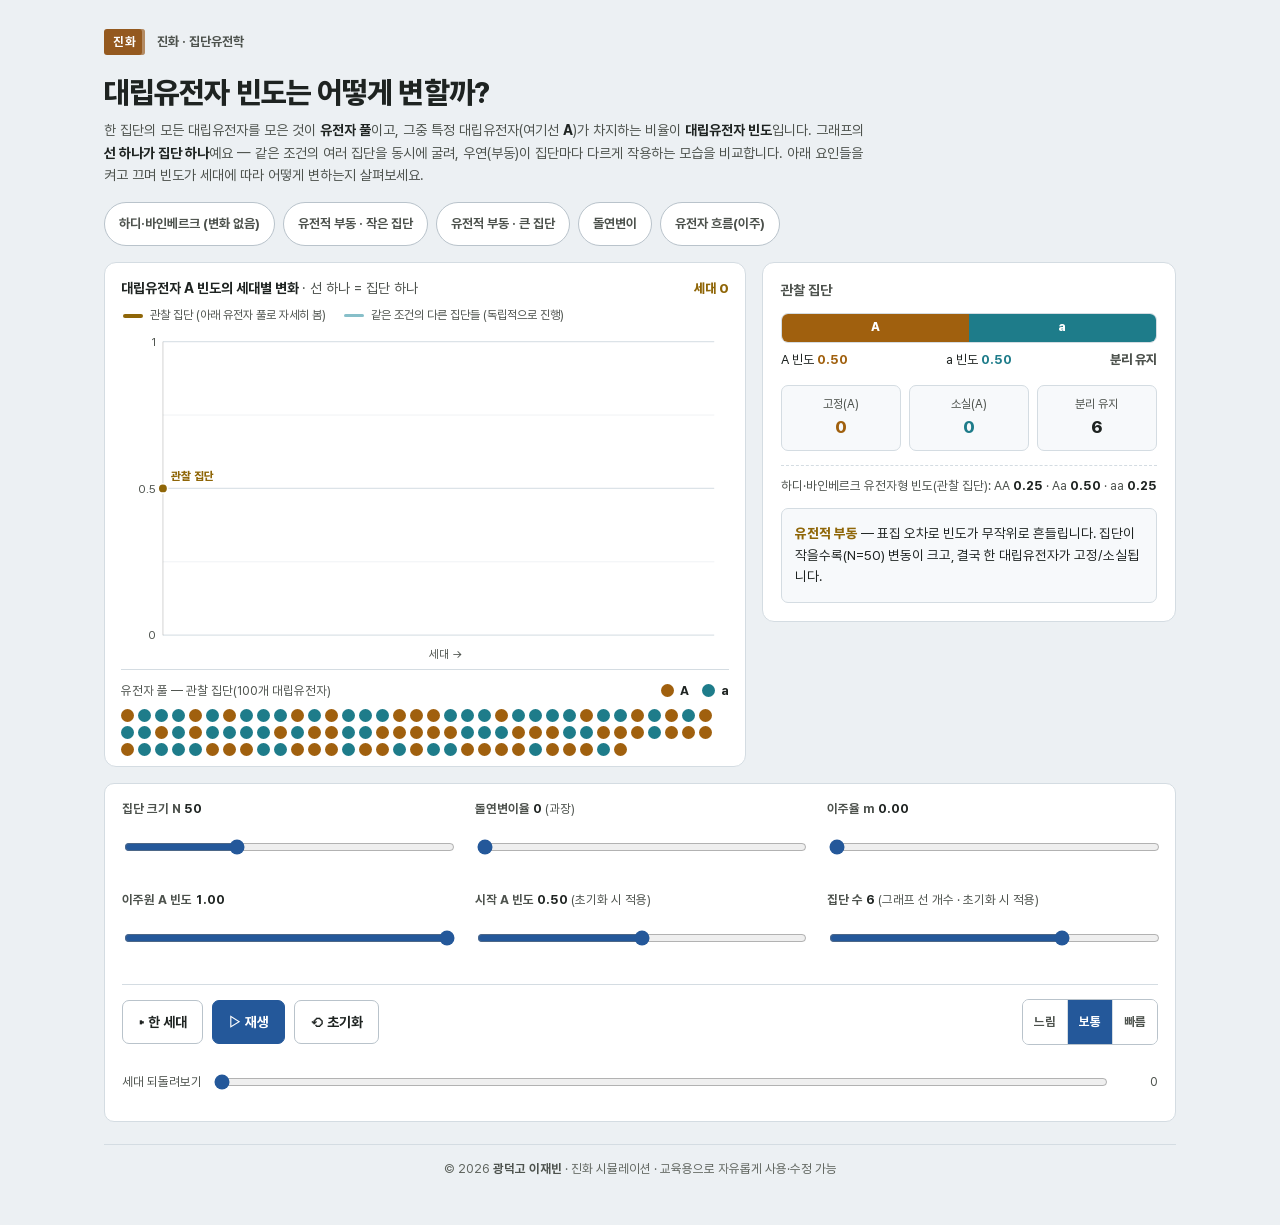
<file: RevSim.html>
<!DOCTYPE html>
<html lang="ko">
<head>
<meta charset="UTF-8">
<meta name="viewport" content="width=device-width, initial-scale=1.0">
<title>진화 시뮬레이션 · 대립유전자 빈도</title>
<link rel="stylesheet" href="css/base.css">
<link rel="stylesheet" href="css/RevSim.css">
</head>
<body>
<div class="wrap">
  <a class="unit evo" href="index.html" title="시뮬레이션 목록으로">진화</a>
  <div class="eyebrow">진화 · 집단유전학</div>
  <h1>대립유전자 빈도는 어떻게 변할까?</h1>
  <p class="sub">한 집단의 모든 대립유전자를 모은 것이 <b>유전자 풀</b>이고, 그중 특정 대립유전자(여기선 <b>A</b>)가 차지하는 비율이 <b>대립유전자 빈도</b>입니다. 그래프의 <b>선 하나가 집단 하나</b>예요 — 같은 조건의 여러 집단을 동시에 굴려, 우연(부동)이 집단마다 다르게 작용하는 모습을 비교합니다. 아래 요인들을 켜고 끄며 빈도가 세대에 따라 어떻게 변하는지 살펴보세요.</p>

  <div class="presets" id="presets">
    <button class="chip" data-preset="hw">하디·바인베르크 (변화 없음)</button>
    <button class="chip" data-preset="drift-small">유전적 부동 · 작은 집단</button>
    <button class="chip" data-preset="drift-big">유전적 부동 · 큰 집단</button>
    <button class="chip" data-preset="mutation">돌연변이</button>
    <button class="chip" data-preset="geneflow">유전자 흐름(이주)</button>
  </div>

  <div class="grid">
    <!-- 시각화 -->
    <section class="card viz">
      <div class="vhead">
        <h2>대립유전자 A 빈도의 세대별 변화 <span style="font-weight:400;color:var(--ink-2)">· 선 하나 = 집단 하나</span></h2>
        <span class="gen" id="genLabel">세대 0</span>
      </div>
      <div class="chartleg">
        <span class="cl"><span class="dash" style="background:var(--focal);height:4px"></span>관찰 집단 (아래 유전자 풀로 자세히 봄)</span>
        <span class="cl" id="otherLeg"><span class="dash" style="background:#3E97A8;opacity:.62"></span>같은 조건의 다른 집단들 (독립적으로 진행)</span>
      </div>
      <svg class="chart" viewBox="0 0 580 320" id="chart" role="img" aria-label="세대별 대립유전자 빈도 그래프"></svg>

      <div class="poolwrap">
        <div class="poolhead">
          <span>유전자 풀 — 관찰 집단(<span id="poolNote">2N개 대립유전자</span>)</span>
          <span class="legend">
            <span class="l"><span class="d" style="background:var(--A)"></span>A</span>
            <span class="l"><span class="d" style="background:var(--a)"></span>a</span>
          </span>
        </div>
        <div id="pool"></div>
      </div>
    </section>

    <!-- 수치/설명 -->
    <aside class="card panel">
      <h2>관찰 집단</h2>
      <div class="freqbar" id="freqbar">
        <span class="fa" id="barA">A</span><span class="fq" id="barQ">a</span>
      </div>
      <div class="freqrow">
        <span>A 빈도 <b id="pVal" style="color:var(--A)">0.50</b></span>
        <span>a 빈도 <b id="qVal" style="color:var(--a)">0.50</b></span>
        <span id="stateVal" style="font-weight:800"></span>
      </div>

      <div class="statgrid">
        <div class="stat"><div class="k">고정(A)</div><div class="v" id="cFix" style="color:var(--A)">0</div></div>
        <div class="stat"><div class="k">소실(A)</div><div class="v" id="cLost" style="color:var(--a)">0</div></div>
        <div class="stat"><div class="k">분리 유지</div><div class="v" id="cSeg">0</div></div>
      </div>

      <div class="hw" id="hw"></div>
      <div class="explain" id="explain"></div>
    </aside>
  </div>

  <!-- 컨트롤 -->
  <div class="controls">
    <div class="sliders">
      <div class="ctl"><label>집단 크기 N <span class="val" id="lblN">50</span></label>
        <input type="range" id="sN" min="0" max="6" step="1" value="2"></div>
      <div class="ctl"><label>돌연변이율 <span class="val" id="lblU">0</span> <span style="color:var(--ink-2);font-weight:400">(과장)</span></label>
        <input type="range" id="sU" min="0" max="0.05" step="0.002" value="0"></div>
      <div class="ctl"><label>이주율 m <span class="val" id="lblM">0</span></label>
        <input type="range" id="sM" min="0" max="0.3" step="0.01" value="0"></div>
      <div class="ctl"><label>이주원 A 빈도 <span class="val" id="lblPm">1.00</span></label>
        <input type="range" id="sPm" min="0" max="1" step="0.05" value="1"></div>
      <div class="ctl"><label>시작 A 빈도 <span class="val" id="lblP0">0.50</span> <span style="color:var(--ink-2);font-weight:400">(초기화 시 적용)</span></label>
        <input type="range" id="sP0" min="0" max="1" step="0.05" value="0.5"></div>
      <div class="ctl"><label>집단 수 <span class="val" id="lblPops">6</span> <span style="color:var(--ink-2);font-weight:400">(그래프 선 개수 · 초기화 시 적용)</span></label>
        <input type="range" id="sPops" min="1" max="8" step="1" value="6"></div>
    </div>

    <div class="transport">
      <button class="ctrl" id="stepBtn">▸ 한 세대</button>
      <button class="ctrl play" id="playBtn">▷ 재생</button>
      <button class="ctrl" id="resetBtn">⟲ 초기화</button>
      <div class="speed" id="speed">
        <button data-s="2">느림</button><button data-s="6" class="on">보통</button><button data-s="16">빠름</button>
      </div>
    </div>
    <div class="scrub">
      <span>세대 되돌려보기</span>
      <input type="range" id="scrub" min="0" max="0" step="1" value="0">
      <span id="scrubLbl" style="font-variant-numeric:tabular-nums; min-width:38px; text-align:right">0</span>
    </div>
  </div>

  <footer>© 2026 <b>광덕고 이재빈</b> · 진화 시뮬레이션 · 교육용으로 자유롭게 사용·수정 가능</footer>
</div>

<script>
/* ===== 모델 ===== */
function gauss(){ let u=0,v=0; while(!u)u=Math.random(); while(!v)v=Math.random();
  return Math.sqrt(-2*Math.log(u))*Math.cos(2*Math.PI*v); }
function binom(n,p){
  if(p<=0)return 0; if(p>=1)return n;
  if(n<=200 || n*p<12 || n*(1-p)<12){ let k=0; for(let i=0;i<n;i++) if(Math.random()<p)k++; return k; }
  let k=Math.round(n*p + Math.sqrt(n*p*(1-p))*gauss()); return Math.max(0,Math.min(n,k));
}
function step(p,N,u,m,pm){
  let x = p + u*(1-2*p);
  x = (1-m)*x + m*pm;
  if(!isFinite(N)) return Math.max(0,Math.min(1,x));
  return binom(2*N, x)/(2*N);
}

/* ===== 상태 ===== */
const NVALS=[10,20,50,100,200,500,Infinity];
const MAXGEN=200;
const POPCOL=['#8F6608','#3E97A8','#B5628E','#5E9E3E','#C9703A','#5E70B8','#9C8A24','#3A9E80'];
let P={ Nidx:2, u:0, m:0, pm:1, p0:0.5, nPops:6 };
let pops=[];      // 각 원소: {hist:[p,...]}
let gen=0, viewGen=0, playing=false, raf=null, lastT=0, gps=6, acc=0;

const $=id=>document.getElementById(id);
const N=()=>NVALS[P.Nidx];

function reset(){
  pops=[]; for(let i=0;i<P.nPops;i++) pops.push({hist:[P.p0]});
  gen=0; viewGen=0; $('scrub').max=0; $('scrub').value=0;
  drawAll();
}
function stepOnce(){
  if(gen>=MAXGEN) return false;
  for(const pop of pops){ pop.hist.push(step(pop.hist[gen], N(), P.u, P.m, P.pm)); }
  gen++; viewGen=gen; $('scrub').max=gen; $('scrub').value=gen;
  return true;
}

/* ===== 차트 ===== */
const W=580,H=320,PADL=40,PADR=14,PADT=14,PADB=26;
const gx=g=> PADL + g/MAXGEN*(W-PADL-PADR);
const gy=p=> PADT + (1-p)*(H-PADT-PADB);
function drawChart(){
  let s='';
  // 격자 + y라벨
  [0,0.25,0.5,0.75,1].forEach(v=>{
    const y=gy(v), major=(v===0||v===0.5||v===1);
    s+=`<line x1="${PADL}" y1="${y}" x2="${W-PADR}" y2="${y}" stroke="var(--grid)" stroke-width="${major?1.2:0.7}" opacity="${major?0.9:0.5}"/>`;
    if(major) s+=`<text x="${PADL-7}" y="${y+4}" text-anchor="end" font-size="11" fill="var(--ink-2)">${v}</text>`;
  });
  s+=`<text x="${PADL-7}" y="${gy(0.5)-10}" text-anchor="end" font-size="10" fill="var(--ink-2)"></text>`;
  s+=`<text x="${(W+PADL)/2}" y="${H-4}" text-anchor="middle" font-size="11" fill="var(--ink-2)">세대 →</text>`;

  // 끌림 목표선: 이주(pm) / 돌연변이 평형(0.5)
  if(P.m>0){ const y=gy(P.pm);
    s+=`<line x1="${PADL}" y1="${y}" x2="${W-PADR}" y2="${y}" stroke="var(--accent)" stroke-width="1.4" stroke-dasharray="6 5" opacity=".85"/>`;
    s+=`<text x="${W-PADR}" y="${y-5}" text-anchor="end" font-size="10.5" fill="var(--accent)" font-weight="700">이주원 빈도 ${P.pm.toFixed(2)}</text>`; }
  else if(P.u>0){ const y=gy(0.5);
    s+=`<line x1="${PADL}" y1="${y}" x2="${W-PADR}" y2="${y}" stroke="var(--accent)" stroke-width="1.2" stroke-dasharray="4 5" opacity=".7"/>`;
    s+=`<text x="${W-PADR}" y="${y-5}" text-anchor="end" font-size="10.5" fill="var(--accent)" font-weight="700">돌연변이 평형 0.5</text>`; }

  // 궤적 (관찰 집단은 맨 위, 굵게)
  for(let i=pops.length-1;i>=0;i--){
    const h=pops[i].hist; let pts='';
    for(let g=0;g<=Math.min(viewGen,h.length-1);g++) pts+=`${gx(g).toFixed(1)},${gy(h[g]).toFixed(1)} `;
    const focal=(i===0), col=POPCOL[i%POPCOL.length];
    s+=`<polyline points="${pts.trim()}" fill="none" stroke="${col}" stroke-width="${focal?2.6:1.5}" opacity="${focal?1:0.62}" stroke-linejoin="round" stroke-linecap="round"/>`;
  }
  // 현재 세대 표시
  const cx=gx(viewGen);
  s+=`<line x1="${cx}" y1="${PADT}" x2="${cx}" y2="${H-PADB}" stroke="#1E2321" stroke-width="1" opacity=".18"/>`;
  // 관찰 집단 현재 점 + 라벨
  const fp=pops[0].hist[viewGen];
  s+=`<circle cx="${cx}" cy="${gy(fp)}" r="4.5" fill="var(--focal)" stroke="#FFFFFF" stroke-width="1.5"/>`;
  const lx = cx>W-90 ? cx-8 : cx+8, anch = cx>W-90 ? 'end' : 'start';
  s+=`<text x="${lx}" y="${gy(fp)-8}" text-anchor="${anch}" font-size="11" font-weight="800" fill="var(--focal)">관찰 집단</text>`;
  $('chart').innerHTML=s;
}

/* ===== 유전자 풀 ===== */
let poolCount=-1;
function tokenCount(){ return isFinite(N()) ? Math.min(2*N(),200) : 200; }
function buildPool(){
  const c=tokenCount();
  if(c===poolCount) return; poolCount=c;
  const el=$('pool'); el.innerHTML='';
  for(let i=0;i<c;i++){ const t=document.createElement('span'); t.className='tok'; el.appendChild(t); }
  $('poolNote').textContent = isFinite(N()) ? `${2*N()}개 대립유전자` : `무한 집단 · 200개 표본`;
}
function paintPool(p){
  const toks=$('pool').children, c=toks.length, nA=Math.round(c*p);
  const idx=[...Array(c).keys()];
  for(let i=c-1;i>0;i--){ const j=Math.floor(Math.random()*(i+1)); [idx[i],idx[j]]=[idx[j],idx[i]]; }
  const isA=new Array(c).fill(false); for(let i=0;i<nA;i++) isA[idx[i]]=true;
  for(let i=0;i<c;i++) toks[i].classList.toggle('A', isA[i]);
}

/* ===== 패널 ===== */
function drawPanel(){
  const fp=pops[0].hist[viewGen], q=1-fp;
  $('pVal').textContent=fp.toFixed(2); $('qVal').textContent=q.toFixed(2);
  $('barA').style.width=(fp*100)+'%'; $('barQ').style.width=(q*100)+'%';
  $('barA').textContent = fp>0.12?'A':''; $('barQ').textContent = q>0.12?'a':'';
  const st = fp>=1?'A 고정' : fp<=0?'A 소실' : '분리 유지';
  $('stateVal').textContent=st;
  $('stateVal').style.color = fp>=1?'var(--A)' : fp<=0?'var(--a)' : 'var(--ink-2)';
  // 전체 집단 상태(현재 세대)
  let fix=0,lost=0,seg=0;
  for(const pop of pops){ const v=pop.hist[viewGen]; if(v>=1)fix++; else if(v<=0)lost++; else seg++; }
  $('cFix').textContent=fix; $('cLost').textContent=lost; $('cSeg').textContent=seg;
  // 하디·바인베르크 유전자형 빈도
  const AA=(fp*fp), Aa=(2*fp*q), aa=(q*q);
  $('hw').innerHTML=`하디·바인베르크 유전자형 빈도(관찰 집단): AA <b>${AA.toFixed(2)}</b> · Aa <b>${Aa.toFixed(2)}</b> · aa <b>${aa.toFixed(2)}</b>`;
  $('genLabel').textContent='세대 '+viewGen;
}

function describe(){
  const drift=isFinite(N()), mut=P.u>0, mig=P.m>0;
  let out='';
  if(!drift && !mut && !mig){
    out=`<span class="m"><span class="tag" style="color:var(--accent)">하디·바인베르크 평형</span> — 진화 요인이 없고 집단이 충분히 크면, 대립유전자 빈도는 세대가 지나도 변하지 않습니다.</span>`;
  } else {
    if(drift) out+=`<span class="m"><span class="tag" style="color:var(--focal)">유전적 부동</span> — 표집 오차로 빈도가 무작위로 흔들립니다. 집단이 작을수록(N=${N()}) 변동이 크고, 결국 한 대립유전자가 고정/소실됩니다.</span>`;
    if(mut) out+=`<span class="m"><span class="tag" style="color:var(--warn)">돌연변이</span> — A와 a가 서로 바뀌며 빈도를 천천히 0.5로 끌어당깁니다(약한 힘).</span>`;
    if(mig) out+=`<span class="m"><span class="tag" style="color:var(--accent)">유전자 흐름</span> — 이주원(A 빈도 ${P.pm.toFixed(2)})에서 온 개체가 빈도를 그 값 쪽으로 끌어당깁니다.</span>`;
    if(!drift) out+=`<span class="m" style="color:var(--ink-2)">집단이 무한(부동 없음)이라 빈도는 무작위 변동 없이 위 요인대로만 변합니다.</span>`;
  }
  $('explain').innerHTML=out;
}

function drawAll(){ buildPool(); drawChart(); paintPool(pops[0].hist[viewGen]); drawPanel(); describe(); }

/* ===== 컨트롤 바인딩 ===== */
function fmtU(u){ return u===0?'0':u.toFixed(3); }
function syncLabels(){
  $('lblN').textContent = isFinite(N())?N():'무한';
  $('lblU').textContent = fmtU(P.u);
  $('lblM').textContent = P.m.toFixed(2);
  $('lblPm').textContent = P.pm.toFixed(2);
  $('lblP0').textContent = P.p0.toFixed(2);
  $('lblPops').textContent = P.nPops;
  $('otherLeg').style.display = P.nPops>1 ? 'inline-flex' : 'none';
}
$('sN').addEventListener('input',e=>{ P.Nidx=+e.target.value; syncLabels(); buildPool(); paintPool(pops[0].hist[viewGen]); drawChart(); describe(); clearPreset(); });
$('sU').addEventListener('input',e=>{ P.u=+e.target.value; syncLabels(); drawChart(); describe(); clearPreset(); });
$('sM').addEventListener('input',e=>{ P.m=+e.target.value; syncLabels(); drawChart(); describe(); clearPreset(); });
$('sPm').addEventListener('input',e=>{ P.pm=+e.target.value; syncLabels(); drawChart(); describe(); clearPreset(); });
$('sP0').addEventListener('input',e=>{ P.p0=+e.target.value; syncLabels(); stop(); reset(); clearPreset(); });
$('sPops').addEventListener('input',e=>{ P.nPops=+e.target.value; syncLabels(); stop(); reset(); clearPreset(); });

$('stepBtn').addEventListener('click',()=>{ stop(); if(stepOnce()) drawAll(); });
$('resetBtn').addEventListener('click',()=>{ stop(); reset(); });
$('playBtn').addEventListener('click',()=>{ if(playing) stop(); else play(); });
$('speed').addEventListener('click',e=>{ const b=e.target.closest('button'); if(!b)return; gps=+b.dataset.s;
  [...e.currentTarget.children].forEach(x=>x.classList.toggle('on',x===b)); });
$('scrub').addEventListener('input',e=>{ stop(); viewGen=+e.target.value; $('scrubLbl').textContent=viewGen;
  drawChart(); paintPool(pops[0].hist[viewGen]); drawPanel(); });

function play(){ if(gen>=MAXGEN) reset(); playing=true; $('playBtn').textContent='⏸ 멈춤'; $('playBtn').classList.remove('play'); lastT=0; acc=0; raf=requestAnimationFrame(loop); }
function stop(){ playing=false; if(raf)cancelAnimationFrame(raf); raf=null; $('playBtn').textContent='▷ 재생'; $('playBtn').classList.add('play'); }
function loop(ts){
  if(!playing) return;
  if(!lastT) lastT=ts; acc += (ts-lastT)/1000*gps; lastT=ts;
  let did=false;
  while(acc>=1){ acc-=1; if(!stepOnce()){ stop(); break; } did=true; }
  if(did){ $('scrubLbl').textContent=viewGen; drawAll(); }
  if(playing) raf=requestAnimationFrame(loop);
}

/* ===== 시나리오 ===== */
const PRESETS={
  hw:        {Nidx:6,u:0,   m:0,   pm:1,   p0:0.5, nPops:3},
  'drift-small':{Nidx:1,u:0,m:0,   pm:1,   p0:0.5, nPops:6},
  'drift-big':  {Nidx:5,u:0,m:0,   pm:1,   p0:0.5, nPops:6},
  mutation:  {Nidx:5,u:0.03,m:0,   pm:1,   p0:0.05,nPops:3},
  geneflow:  {Nidx:3,u:0,   m:0.12,pm:0.95,p0:0.1, nPops:4},
};
function applyPreset(name){
  const q=PRESETS[name]; if(!q) return;
  P={...q};
  $('sN').value=P.Nidx; $('sU').value=P.u; $('sM').value=P.m; $('sPm').value=P.pm; $('sP0').value=P.p0; $('sPops').value=P.nPops;
  syncLabels();
  [...$('presets').children].forEach(b=>b.classList.toggle('on', b.dataset.preset===name));
  stop(); reset();
}
function clearPreset(){ [...$('presets').children].forEach(b=>b.classList.remove('on')); }
$('presets').addEventListener('click',e=>{ const b=e.target.closest('button'); if(b) applyPreset(b.dataset.preset); });

/* ===== 시작 ===== */
syncLabels(); reset();
</script>
</body>
</html>
</file>
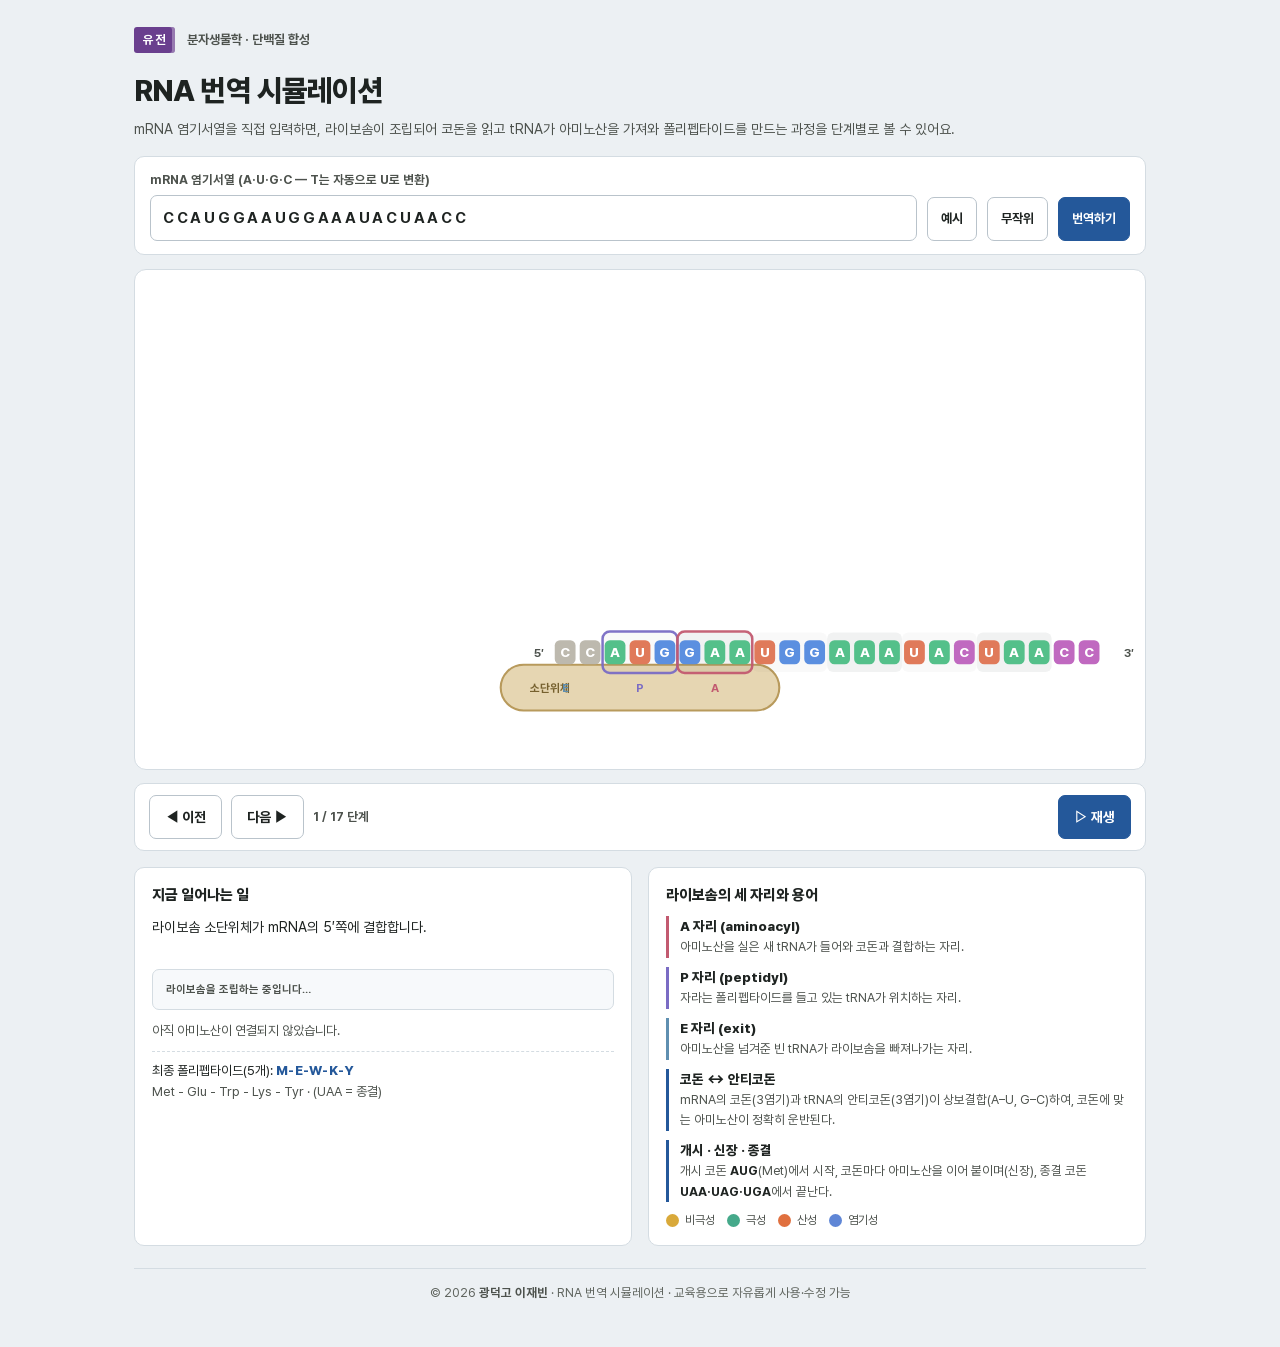
<file: RNATrans.html>
<!DOCTYPE html>
<html lang="ko">
<head>
<meta charset="UTF-8">
<meta name="viewport" content="width=device-width, initial-scale=1.0">
<title>RNA 번역 시뮬레이션</title>
<link rel="stylesheet" href="css/base.css">
<link rel="stylesheet" href="css/RNATrans.css">
</head>
<body>
<div class="wrap">
  <a class="unit gene" href="index.html" title="시뮬레이션 목록으로">유전</a>
  <div class="eyebrow">분자생물학 · 단백질 합성</div>
  <h1>RNA 번역 시뮬레이션</h1>
  <p class="sub">mRNA 염기서열을 직접 입력하면, 라이보솜이 조립되어 코돈을 읽고 tRNA가 아미노산을 가져와 폴리펩타이드를 만드는 과정을 단계별로 볼 수 있어요.</p>

  <div class="inputbar">
    <div class="field">
      <label for="seq">mRNA 염기서열 (A·U·G·C — T는 자동으로 U로 변환)</label>
      <input id="seq" value="CCAUGGAAUGGAAAUACUAACC" spellcheck="false">
    </div>
    <button class="mini" id="example">예시</button>
    <button class="mini" id="random">무작위</button>
    <button class="mini go" id="translate">번역하기</button>
  </div>

  <section class="stage">
    <svg class="scene" viewBox="0 0 960 470" id="svg" role="img" aria-label="RNA 번역 과정 시각화"><g id="gback"></g><g id="mrna"></g><g id="gfront"></g></svg>
  </section>

  <div class="controls">
    <button class="ctrl" id="prev">◀ 이전</button>
    <button class="ctrl" id="next">다음 ▶</button>
    <span class="fstep" id="fstep"></span>
    <button class="ctrl play" id="play">▷ 재생</button>
  </div>

  <div class="grid">
    <section class="card">
      <h3>지금 일어나는 일</h3>
      <p class="phase" id="phase"></p>
      <div class="matchbox" id="matchbox"></div>
      <div class="poly" id="poly"></div>
      <div class="final" id="final"></div>
    </section>

    <section class="card">
      <h3>라이보솜의 세 자리와 용어</h3>
      <div class="term" style="border-color:var(--site-a)"><div class="t">A 자리 (aminoacyl)</div><div class="d">아미노산을 실은 새 tRNA가 들어와 코돈과 결합하는 자리.</div></div>
      <div class="term" style="border-color:var(--site-p)"><div class="t">P 자리 (peptidyl)</div><div class="d">자라는 폴리펩타이드를 들고 있는 tRNA가 위치하는 자리.</div></div>
      <div class="term" style="border-color:var(--site-e)"><div class="t">E 자리 (exit)</div><div class="d">아미노산을 넘겨준 빈 tRNA가 라이보솜을 빠져나가는 자리.</div></div>
      <div class="term"><div class="t">코돈 ↔ 안티코돈</div><div class="d">mRNA의 코돈(3염기)과 tRNA의 안티코돈(3염기)이 상보결합(A–U, G–C)하여, 코돈에 맞는 아미노산이 정확히 운반된다.</div></div>
      <div class="term"><div class="t">개시 · 신장 · 종결</div><div class="d">개시 코돈 <b style="color:var(--ink)">AUG</b>(Met)에서 시작, 코돈마다 아미노산을 이어 붙이며(신장), 종결 코돈 <b style="color:var(--ink)">UAA·UAG·UGA</b>에서 끝난다.</div></div>
      <div class="clsleg">
        <span class="c"><span class="sw" style="background:var(--np)"></span>비극성</span>
        <span class="c"><span class="sw" style="background:var(--pol)"></span>극성</span>
        <span class="c"><span class="sw" style="background:var(--acid)"></span>산성</span>
        <span class="c"><span class="sw" style="background:var(--basic)"></span>염기성</span>
      </div>
    </section>
  </div>

  <footer>© 2026 <b>광덕고 이재빈</b> · RNA 번역 시뮬레이션 · 교육용으로 자유롭게 사용·수정 가능</footer>
</div>

<script>
/* ---------- 표준 코돈표 ---------- */
const CODON={
 UUU:'Phe',UUC:'Phe',UUA:'Leu',UUG:'Leu', CUU:'Leu',CUC:'Leu',CUA:'Leu',CUG:'Leu',
 AUU:'Ile',AUC:'Ile',AUA:'Ile',AUG:'Met', GUU:'Val',GUC:'Val',GUA:'Val',GUG:'Val',
 UCU:'Ser',UCC:'Ser',UCA:'Ser',UCG:'Ser', CCU:'Pro',CCC:'Pro',CCA:'Pro',CCG:'Pro',
 ACU:'Thr',ACC:'Thr',ACA:'Thr',ACG:'Thr', GCU:'Ala',GCC:'Ala',GCA:'Ala',GCG:'Ala',
 UAU:'Tyr',UAC:'Tyr',UAA:'Stop',UAG:'Stop', CAU:'His',CAC:'His',CAA:'Gln',CAG:'Gln',
 AAU:'Asn',AAC:'Asn',AAA:'Lys',AAG:'Lys', GAU:'Asp',GAC:'Asp',GAA:'Glu',GAG:'Glu',
 UGU:'Cys',UGC:'Cys',UGA:'Stop',UGG:'Trp', CGU:'Arg',CGC:'Arg',CGA:'Arg',CGG:'Arg',
 AGU:'Ser',AGC:'Ser',AGA:'Arg',AGG:'Arg', GGU:'Gly',GGC:'Gly',GGA:'Gly',GGG:'Gly'};
const AANAME={Phe:'페닐알라닌',Leu:'류신',Ile:'아이소류신',Met:'메싸이오닌',Val:'발린',Ser:'세린',Pro:'프롤린',
 Thr:'트레오닌',Ala:'알라닌',Tyr:'타이로신',His:'히스티딘',Gln:'글루타민',Asn:'아스파라긴',Lys:'라이신',
 Asp:'아스파트산',Glu:'글루탐산',Cys:'시스테인',Trp:'트립토판',Arg:'아르지닌',Gly:'글라이신',Stop:'종결'};
const AA1={Phe:'F',Leu:'L',Ile:'I',Met:'M',Val:'V',Ser:'S',Pro:'P',Thr:'T',Ala:'A',Tyr:'Y',His:'H',
 Gln:'Q',Asn:'N',Lys:'K',Asp:'D',Glu:'E',Cys:'C',Trp:'W',Arg:'R',Gly:'G'};
const NP=['Gly','Ala','Val','Leu','Ile','Pro','Phe','Met','Trp'], POL=['Ser','Thr','Cys','Tyr','Asn','Gln'],
      ACID=['Asp','Glu'], BAS=['Lys','Arg','His'];
function aaColor(a){ if(NP.includes(a))return 'var(--np)'; if(POL.includes(a))return 'var(--pol)';
  if(ACID.includes(a))return 'var(--acid)'; if(BAS.includes(a))return 'var(--basic)'; return '#888'; }
const cRNA={A:'U',U:'A',G:'C',C:'G'};
const BCOL={A:'var(--A)',U:'var(--U)',G:'var(--G)',C:'var(--C)'};

/* ---------- 상태 ---------- */
const SVG=document.getElementById('svg');
const baseW=24, codonW=72, RIBO=480, MY=360;
let mrna='', start=-1, codons=[], aaList=[], frames=[], fi=0, timer=null, err='';

function sanitize(s){ return s.toUpperCase().replace(/T/g,'U').replace(/[^AUGC]/g,''); }

function loadSeq(raw){
  mrna=sanitize(raw); err=''; start=mrna.indexOf('AUG'); codons=[]; aaList=[]; frames=[]; fi=0;
  if(!mrna){ err='염기서열을 입력해 주세요 (A·U·G·C).'; build(); return; }
  if(start<0){ err='개시 코돈 AUG가 없어 번역을 시작할 수 없습니다.'; build(); return; }
  for(let i=start;i+3<=mrna.length;i+=3){ const c=mrna.substr(i,3); codons.push(c); if(CODON[c]==='Stop') break; }
  aaList=codons.map(c=>CODON[c]||'?');
  // 프레임 생성
  frames.push({k:'small'}); frames.push({k:'scan'}); frames.push({k:'initP',P:0}); frames.push({k:'large',P:0});
  let i=1;
  for(; i<codons.length; i++){
    if(aaList[i]==='Stop'){ frames.push({k:'term',P:i-1,A:i}); break; }
    frames.push({k:'Aenter',P:i-1,A:i});
    frames.push({k:'bond',P:i-1,A:i});
    frames.push({k:'translocate',P:i,E:i-1});
  }
  if(i>=codons.length && aaList[aaList.length-1]!=='Stop') frames.push({k:'noStop',P:codons.length-1});
  build();
}

/* 프레임 → 화면 상태 */
function state(f){
  const st={ribP:0, small:false, large:false, highStart:false, tRNAs:[], chainLen:0, chainSite:null, released:false, factor:false};
  const aaAt=c=> aaList[c];
  switch(f.k){
    case 'small': st.small=true; st.highStart=false; break;
    case 'scan': st.small=true; st.highStart=true; break;
    case 'initP': st.small=true; st.ribP=0; st.tRNAs=[{site:'P',c:0,aa:'Met'}]; st.chainLen=1; st.chainSite='P'; break;
    case 'large': st.small=true; st.large=true; st.ribP=0; st.tRNAs=[{site:'P',c:0,aa:'Met'}]; st.chainLen=1; st.chainSite='P'; break;
    case 'Aenter': st.small=st.large=true; st.ribP=f.P;
      st.tRNAs=[{site:'P',c:f.P,aa:aaAt(f.P)},{site:'A',c:f.A,aa:aaAt(f.A),incoming:true}];
      st.chainLen=f.P+1; st.chainSite='P'; break;
    case 'bond': st.small=st.large=true; st.ribP=f.P;
      st.tRNAs=[{site:'P',c:f.P,deacyl:true},{site:'A',c:f.A,aa:aaAt(f.A)}];
      st.chainLen=f.P+2; st.chainSite='A'; break;
    case 'translocate': st.small=st.large=true; st.ribP=f.P;
      st.tRNAs=[{site:'E',c:f.E,deacyl:true,exit:true},{site:'P',c:f.P,aa:aaAt(f.P)}];
      st.chainLen=f.P+1; st.chainSite='P'; break;
    case 'term': st.small=st.large=true; st.ribP=f.P; st.factor=true;
      st.tRNAs=[{site:'P',c:f.P,aa:aaAt(f.P)}]; st.chainLen=f.P+1; st.chainSite='P'; st.released=true; break;
    case 'noStop': st.small=st.large=true; st.ribP=f.P;
      st.tRNAs=[{site:'P',c:f.P,aa:aaAt(f.P)}]; st.chainLen=f.P+1; st.chainSite='P'; st.released=true; break;
  }
  return st;
}
const siteX={E:RIBO-codonW, P:RIBO, A:RIBO+codonW};

function bbox(x,y,letter,fill,small){
  const w=small?17:20,h=small?20:23;
  return `<rect x="${x-w/2}" y="${y-h/2}" width="${w}" height="${h}" rx="5" fill="${fill}"/>
          <text class="basebox" x="${x}" y="${y+4.4}" text-anchor="middle" fill="#fff" font-size="${small?11:13}">${letter}</text>`;
}

const ANTI_Y=336, AA_Y=262, BDX=20, BDY=18;
let lastSeqKey=null;

// mRNA 트랙은 서열이 바뀔 때만 1회 구성(매 프레임 transform만 갱신 → 부드럽게 슬라이드)
function ensureMRNA(){
  const key=mrna+'|'+start;
  if(key===lastSeqKey) return;
  lastSeqKey=key;
  let shade='', m='';
  for(let c=0;c<codons.length;c++){
    const x0=(start+3*c)*baseW - baseW/2;
    shade+=`<rect x="${x0}" y="${MY-19}" width="${codonW}" height="38" rx="6" fill="${c%2?'rgba(30,35,33,.06)':'rgba(30,35,33,.025)'}"/>`;
  }
  for(let n=0;n<mrna.length;n++){
    const inUTR=n<start;
    m+=bbox(n*baseW, MY, mrna[n], inUTR?'#BDB9AE':BCOL[mrna[n]]);
  }
  m+=`<text class="lab" x="${-baseW/2-8}" y="${MY+5}" text-anchor="end" fill="var(--ink-2)">5\u2032</text>`;
  m+=`<text class="lab" x="${mrna.length*baseW+10}" y="${MY+5}" fill="var(--ink-2)">3\u2032</text>`;
  document.getElementById('mrna').innerHTML=shade+m;
}

function aaBead(x,y,aa){
  return `<circle cx="${x}" cy="${y}" r="15" fill="${aaColor(aa)}" stroke="#fff" stroke-width="1.6"/>
          <text class="lab" x="${x}" y="${y+4}" text-anchor="middle" fill="#1a1428" font-size="11">${AA1[aa]||'?'}</text>`;
}

function drawTRNA(tr,st){
  const X=siteX[tr.site];
  const codon=mrna.substr(start+3*tr.c,3);
  const anti=codon.split('').map(b=>cRNA[b]).join('');
  let g='';
  // tRNA 몸체
  g+=`<path d="M ${X-16} ${AA_Y+16} Q ${X} ${AA_Y+4} ${X+16} ${AA_Y+16} L ${X+12} ${ANTI_Y-13} L ${X-12} ${ANTI_Y-13} Z" fill="#E6DFF6" stroke="#8E7CC8" stroke-width="1.5"/>`;
  // 안티코돈 3염기 (mRNA 바로 위)
  for(let j=0;j<3;j++){ const bx=X+(j-1)*baseW; g+=bbox(bx,ANTI_Y,anti[j],BCOL[anti[j]]||'#555',true); }
  // 코돈-안티코돈 상보결합(점선)
  for(let j=0;j<3;j++){ const bx=X+(j-1)*baseW; g+=`<line x1="${bx}" y1="${ANTI_Y+11}" x2="${bx}" y2="${MY-12}" stroke="#9A8FC0" stroke-width="1.5" stroke-dasharray="2 2" opacity=".75"/>`; }
  // 아미노산: 사슬을 든 tRNA는 사슬의 마지막 비드가 곧 그 아미노산이므로 따로 그리지 않음(중복 방지)
  if(tr.aa && !tr.deacyl && tr.site!==st.chainSite) g+=aaBead(X,AA_Y,tr.aa);
  return g;
}

function drawChain(st){
  if(!st.chainSite || st.chainLen<1) return '';
  const seq=aaList.slice(0,st.chainLen);
  const lift = st.released? 92 : 0;
  const ax=siteX[st.chainSite], ay=AA_Y - lift;     // 가장 최신 비드 = tRNA 위(anchor)
  const pos=[];
  for(let k=0;k<seq.length;k++){ const i=(seq.length-1)-k; pos.push([ax - i*BDX, ay - i*BDY, seq[k]]); }
  let lines='', beads='';
  for(let k=1;k<pos.length;k++) lines+=`<line x1="${pos[k-1][0]}" y1="${pos[k-1][1]}" x2="${pos[k][0]}" y2="${pos[k][1]}" stroke="#B4A9D6" stroke-width="2.6"/>`;
  for(let k=0;k<pos.length;k++){ const [bx,by,aa]=pos[k];
    beads+=`<circle cx="${bx}" cy="${by}" r="13" fill="${aaColor(aa)}" stroke="#fff" stroke-width="1.4"/>
            <text class="lab" x="${bx}" y="${by+4}" text-anchor="middle" fill="#1a1428" font-size="10">${AA1[aa]}</text>`;
  }
  let svg=lines+beads;
  if(st.released){ const [tx,ty]=pos[0]; svg+=`<text class="lab" x="${tx}" y="${ty-22}" text-anchor="middle" fill="var(--accent)" font-size="12" font-weight="800">폴리펩타이드 방출!</text>`; }
  return svg;
}

function render(){
  const back=document.getElementById('gback'), front=document.getElementById('gfront'), mr=document.getElementById('mrna');
  if(err || !frames.length){
    back.innerHTML=''; mr.innerHTML=''; lastSeqKey=null;
    front.innerHTML=`<text x="480" y="235" text-anchor="middle" fill="#C23B3B" font-size="16" font-weight="700">${err||'번역하기를 눌러 시작하세요'}</text>`;
    return;
  }
  const f=frames[fi], st=state(f);
  ensureMRNA();
  // mRNA 슬라이드: P 자리 코돈을 라이보솜 중앙(RIBO)에 정렬
  const centerBase=start+3*st.ribP+1;
  mr.style.transform=`translateX(${RIBO-centerBase*baseW}px)`;

  // ===== 뒤 레이어: 소·대단위체 (mRNA보다 뒤 → 서열을 가리지 않음) =====
  let b='';
  if(st.large){
    b+=`<rect x="${RIBO-134}" y="244" width="268" height="92" rx="46" fill="#EFE4CB" stroke="#B89A5C" stroke-width="2"/>`;
    b+=`<text class="lab" x="${RIBO+144}" y="284" fill="#6B5A32" font-size="12">대단위체</text><text class="lab" x="${RIBO+144}" y="300" fill="#8C7A4E" font-size="10.5">(펩타이드 결합 형성)</text>`;
  }
  if(st.small){
    b+=`<rect x="${RIBO-134}" y="${MY+12}" width="268" height="44" rx="22" fill="#E6D6B2" stroke="#B89A5C" stroke-width="2"/>`;
    b+=`<text class="lab" x="${RIBO-106}" y="${MY+38}" fill="#76612F" font-size="11">소단위체</text>`;
  }
  back.innerHTML=b;

  // ===== 앞 레이어: 자리 강조 · tRNA · 사슬 · 방출인자 =====
  let fr='';
  if(st.small){
    ['E','P','A'].forEach(si=>{
      const cIdx=st.ribP + (si==='E'?-1:si==='A'?1:0);
      const Xs=siteX[si], col=si==='A'?'var(--site-a)':si==='P'?'var(--site-p)':'var(--site-e)';
      if(cIdx>=0 && cIdx<codons.length)
        fr+=`<rect x="${Xs-codonW/2}" y="${MY-20}" width="${codonW}" height="40" rx="7" fill="none" stroke="${col}" stroke-width="2.4" opacity=".95"/>`;
      fr+=`<text class="lab" x="${Xs}" y="${MY+38}" text-anchor="middle" fill="${col}" font-size="13" font-weight="800">${si}</text>`;
    });
  }
  if(st.highStart){
    fr+=`<rect x="${RIBO-baseW*1.5}" y="${MY-20}" width="${baseW*3}" height="40" rx="7" fill="none" stroke="var(--accent)" stroke-width="2.6"/>`;
    fr+=`<text class="lab" x="${RIBO}" y="${MY+38}" text-anchor="middle" fill="var(--accent)" font-size="12" font-weight="800">개시 코돈 AUG</text>`;
  }
  let trnaSvg='';
  st.tRNAs.forEach(tr=>{
    const inner=drawTRNA(tr,st);
    if(tr.incoming) trnaSvg+=`<g class="anim-enterA">${inner}</g>`;
    else if(tr.exit) trnaSvg+=`<g opacity=".45">${inner}</g>`;
    else trnaSvg+=`<g>${inner}</g>`;
  });
  const chainSvg=drawChain(st);
  if(f.k==='translocate') fr+=`<g class="anim-slideL">${trnaSvg}${chainSvg}</g>`;
  else if(f.k==='bond') fr+=trnaSvg+`<g class="anim-bond">${chainSvg}</g>`;
  else if(f.k==='term'||f.k==='noStop') fr+=trnaSvg+`<g class="anim-rise">${chainSvg}</g>`;
  else fr+=trnaSvg+chainSvg;

  if(st.factor){
    // 방출인자: tRNA 자리(A 자리)에 들어가는 모양으로, mRNA 염기를 가리지 않게 위쪽에 그린다
    fr+=`<g class="anim-enterA"><rect x="${siteX.A-24}" y="${ANTI_Y-50}" width="48" height="58" rx="14" fill="#F7DDE3" stroke="#C25A70" stroke-width="1.6"/>
         <text class="lab" x="${siteX.A}" y="${ANTI_Y-26}" text-anchor="middle" fill="#8E2F45" font-size="11">방출</text>
         <text class="lab" x="${siteX.A}" y="${ANTI_Y-11}" text-anchor="middle" fill="#8E2F45" font-size="11">인자</text></g>`;
  }
  front.innerHTML=fr;
  panel(f,st);
}

function panel(f,st){
  const txt={
    small:'라이보솜 소단위체가 mRNA의 5\u2032쪽에 결합합니다.',
    scan:'소단위체가 mRNA를 훑어 개시 코돈(AUG)을 찾습니다.',
    initP:'개시 tRNA가 메싸이오닌(Met)을 싣고 P 자리에서 AUG와 안티코돈으로 결합합니다.',
    large:'대단위체가 결합해 라이보솜이 완성됩니다. 개시 단계 완료!',
    Aenter:'A 자리에 새 aminoacyl-tRNA가 들어와, 안티코돈이 코돈과 상보결합(A–U, G–C)합니다.',
    bond:'대단위체의 작용으로 펩타이드 결합이 형성되어, 폴리펩타이드가 A 자리 tRNA로 옮겨집니다.',
    translocate:'라이보솜이 코돈 하나만큼 이동합니다(자리 이동). A→P, P→E로 옮겨지고 E 자리의 빈 tRNA가 빠져나갑니다.',
    term:'A 자리에 종결 코돈이 들어오면 방출 인자가 결합해, 완성된 폴리펩타이드가 방출되고 번역이 끝납니다.',
    noStop:'서열 끝에 도달했습니다(종결 코돈 없음). 지금까지의 폴리펩타이드를 방출합니다.'
  };
  document.getElementById('phase').textContent=txt[f.k]||'';
  document.getElementById('fstep').textContent=`${fi+1} / ${frames.length} 단계`;

  // 코돈-안티코돈 매칭 표시
  let mb='';
  const focus = (f.k==='Aenter'||f.k==='bond') ? f.A : (f.k==='term'?f.A:st.ribP);
  if(['initP','large','Aenter','bond','translocate','term','noStop'].includes(f.k) && focus<codons.length){
    const codon=codons[focus]; const anti=codon.split('').map(b=>cRNA[b]).join(''); const aa=aaList[focus];
    const isStop=aa==='Stop';
    mb=`<div><div class="lab" style="color:var(--ink-2)">코돈(mRNA)</div><div class="big">5\u2032-${codon}-3\u2032</div></div>
        <div style="font-size:18px;color:var(--accent)">↕</div>
        <div><div class="lab" style="color:var(--ink-2)">안티코돈(tRNA)</div><div class="big">3\u2032-${anti}-5\u2032</div></div>
        <div style="margin-left:auto;text-align:right">
          <div class="lab" style="color:var(--ink-2)">아미노산</div>
          <div class="big" style="color:${isStop?'#C23B3B':aaColor(aa)}">${isStop?'종결':aa+' ('+(AANAME[aa]||'')+')'}</div></div>`;
  } else {
    mb=`<div class="lab" style="color:var(--ink-2)">라이보솜을 조립하는 중입니다…</div>`;
  }
  document.getElementById('matchbox').innerHTML=mb;

  // 현재까지 폴리펩타이드
  const made=aaList.slice(0,st.chainLen).filter(a=>a!=='Stop');
  document.getElementById('poly').innerHTML = made.length
    ? `합성된 폴리펩타이드(${made.length}개): <b>${made.map(a=>AA1[a]).join('-')}</b>  <span style="color:var(--ink-2)">(${made.join('-')})</span>`
    : `아직 아미노산이 연결되지 않았습니다.`;
}

/* 최종 서열은 한 번 계산해서 항상 표시 */
function showFinal(){
  const el=document.getElementById('final');
  if(err){ el.innerHTML=`<span class="err">${err}</span>`; return; }
  const aas=aaList.filter(a=>a!=='Stop');
  const stop = aaList[aaList.length-1]==='Stop';
  el.innerHTML=`최종 폴리펩타이드(${aas.length}개): <span class="seq">${aas.map(a=>AA1[a]).join('-')}</span><br>`+
    `<span style="color:var(--ink-2)">${aas.map(a=>a).join(' - ')}${stop?'  ·  ('+codons[codons.length-1]+' = 종결)':''}</span>`;
}

function build(){ fi=0; render(); showFinal();
  document.getElementById('prev').disabled = !!err;
  document.getElementById('next').disabled = !!err;
  document.getElementById('play').disabled = !!err;
}

/* ---------- 컨트롤 ---------- */
document.getElementById('prev').addEventListener('click',()=>{ stop(); if(fi>0){fi--; render();} });
document.getElementById('next').addEventListener('click',()=>{ stop(); if(fi<frames.length-1){fi++; render();} });
function stop(){ if(timer){clearInterval(timer); timer=null; document.getElementById('play').textContent='▷ 재생';} }
document.getElementById('play').addEventListener('click',()=>{
  if(err) return;
  if(timer){ stop(); return; }
  if(fi>=frames.length-1) fi=0;
  document.getElementById('play').textContent='⏸ 멈춤';
  timer=setInterval(()=>{ if(fi>=frames.length-1){ stop(); return; } fi++; render(); }, 1100);
});
document.getElementById('translate').addEventListener('click',()=>{ stop(); loadSeq(document.getElementById('seq').value); });
document.getElementById('example').addEventListener('click',()=>{ document.getElementById('seq').value='CCAUGGAAUGGAAAUACUAACC'; stop(); loadSeq('CCAUGGAAUGGAAAUACUAACC'); });
document.getElementById('random').addEventListener('click',()=>{
  const aa=['UUU','GGC','AAG','GAU','UAC','GCU','CGU','CAC','GUU','UGG','UCA','CCA'];
  let s='GC AUG'.replace(' ','');
  const n=4+Math.floor(Math.random()*4);
  for(let i=0;i<n;i++) s+=aa[Math.floor(Math.random()*aa.length)];
  s+=['UAA','UAG','UGA'][Math.floor(Math.random()*3)]+'GG';
  document.getElementById('seq').value=s; stop(); loadSeq(s);
});

loadSeq(document.getElementById('seq').value);
</script>
</body>
</html>
</file>
<file: css/base.css>
/* =====================================================================
   생명과학 시뮬레이션 공통 스타일
   - 바탕은 실험 노트 종이, 강조색은 실제 실험에서 쓰는 염색약 색이다.
   - 페이지별 스타일(css/<페이지>.css)은 이 파일의 토큰만 가져다 쓴다.
   - 도식 속 과목 색(염기, 세포소기관 등)은 페이지 파일에 그대로 둔다.
   ===================================================================== */

@font-face{font-family:"Pretendard";font-weight:400;font-style:normal;font-display:swap;
  src:url("../fonts/Pretendard-Regular.subset.woff2") format("woff2")}
@font-face{font-family:"Pretendard";font-weight:600;font-style:normal;font-display:swap;
  src:url("../fonts/Pretendard-SemiBold.subset.woff2") format("woff2")}
@font-face{font-family:"Pretendard";font-weight:700;font-style:normal;font-display:swap;
  src:url("../fonts/Pretendard-Bold.subset.woff2") format("woff2")}
@font-face{font-family:"Pretendard";font-weight:800;font-style:normal;font-display:swap;
  src:url("../fonts/Pretendard-ExtraBold.subset.woff2") format("woff2")}

:root{
  /* 종이와 먹 */
  /* 바탕은 프레파라트 슬라이드 유리의 푸른 회색이다. 흰 무대와 패널이 그 위에 놓인다. */
  --paper:#ECF0F3;        /* 페이지 바탕 */
  --paper-2:#E1E7EC;      /* 꺼진 면: 비활성 탭, 보조 띠 */
  --paper-3:#D5DDE3;      /* 꺼진 면 위 호버 */
  --surface:#FFFFFF;      /* 무대, 패널 */
  --surface-2:#F7F9FB;    /* 패널 머리, 표 머리 */
  --ink:#1E2321;          /* 본문 */
  --ink-2:#4D524D;        /* 보조 글자: 모든 바탕에서 7:1 안팎 */
  --ink-3:#5F645E;        /* 흐린 글자: 가장 어두운 바탕(--paper-2)에서도 4.5:1 이상 */
  --rule:#D4DCE2;         /* 얇은 구분선 (장식) */
  --rule-2:#B9C3CB;       /* 버튼 테두리, 진한 구분선 */
  --control-line:#7C8590; /* 입력칸·선택 상자 테두리: 바탕 대비 3:1 이상 */

  /* 좌우 여백과 누르는 크기 */
  --gutter:24px;
  --tap:44px;             /* 버튼·링크·컨트롤의 최소 높이 */
  --tap-gap:8px;          /* 옆 컨트롤과의 최소 간격 */

  /* 강조: 메틸렌 블루 */
  --accent:#24589A;
  --accent-strong:#1A4377;
  --accent-soft:#DFE8F3;
  --accent-ink:#FFFFFF;

  /* 보조 강조: 에오신 */
  --eosin:#B8325A;
  --eosin-soft:#F7E0E7;

  /* 채점 */
  --ok:#2F6B3E;  --ok-soft:#E2EFE0;  --ok-line:#8DB884;
  --no:#A3352B;  --no-soft:#F8E2DE;  --no-line:#D9968D;
  --warn:#86610F; --warn-soft:#F5EBD0; --warn-line:#D9B65C;

  /* 단원 색 = 염색약 */
  --stain-cell:#24589A;  --stain-cell-soft:#DFE8F3;   /* 메틸렌 블루: 세포와 구성 물질 */
  --stain-meta:#3B7A3A;  --stain-meta-soft:#E1EDDC;   /* 엽록소: 효소와 물질대사 */
  --stain-gene:#6A3F8E;  --stain-gene-soft:#ECE2F3;   /* 크리스털 바이올렛: 유전 */
  --stain-evo:#94591F;   --stain-evo-soft:#F2E5D6;    /* 아이오딘: 진화와 분류 */

  /* 글꼴과 크기 (비율 약 1.2) */
  --font:"Pretendard","Apple SD Gothic Neo","Malgun Gothic","맑은 고딕","Noto Sans KR",sans-serif;
  --fs-xs:12px; --fs-s:13.5px; --fs-m:15px; --fs-l:18px; --fs-xl:22px; --fs-2xl:30px;

  /* 모서리: 위계에 따라 다르게 */
  --r-stage:12px; --r-panel:10px; --r-btn:7px; --r-chip:999px;

  --shadow-pop:0 10px 30px rgba(30,35,33,.16);
  --focus:0 0 0 3px rgba(36,88,154,.32);
  --scrim:rgba(30,35,33,.5);
}

html{-webkit-text-size-adjust:100%;text-size-adjust:100%}
body{
  background:var(--paper);color:var(--ink);
  font-family:var(--font);
  -webkit-font-smoothing:antialiased;
}
button,input,select,textarea{font-family:inherit}
::selection{background:var(--accent-soft);color:var(--ink)}

/* 키보드 포커스는 어디서나 보이게 */
:focus-visible{outline:2px solid var(--accent);outline-offset:2px}

@media (max-width:640px){ :root{ --gutter:16px; } }

/* 단원 라벨: 시작 페이지 슬라이드의 라벨 칸과 같은 색. 누르면 목록으로 돌아간다.
   보이는 크기는 작게 두고, 누르는 영역만 ::after로 44px까지 넓힌다. */
.unit{
  position:relative;
  display:inline-flex;align-items:center;flex:none;align-self:center;
  height:26px;padding:0 9px;border-radius:3px;
  background-color:var(--stain-cell);color:#fff;
  font-family:var(--font);font-size:12.5px;font-weight:700;letter-spacing:.04em;line-height:1;
  text-decoration:none;white-space:nowrap;
  box-shadow:inset -3px 0 0 rgba(255,255,255,.3);
  /* 밑줄이 왼쪽부터 그려지듯 나타난다 */
  background-image:linear-gradient(currentColor,currentColor);
  background-repeat:no-repeat;background-position:9px calc(100% - 5px);background-size:0 1px;
  transition:background-size .2s ease;
}
.unit::after{content:"";position:absolute;left:-4px;right:-4px;top:-9px;bottom:-9px}
.unit:hover{background-size:calc(100% - 18px) 1px}
.unit:active{filter:brightness(.9)}
.unit.meta{background-color:var(--stain-meta)}
.unit.gene{background-color:var(--stain-gene)}
.unit.evo{background-color:var(--stain-evo)}
.unit{margin-bottom:10px}
.brand .unit{margin:0}

/* ---------- 누를 때 반응 ----------
   호버 색은 페이지마다 따로 정해 두었다. 여기서는 모든 버튼에 공통으로
   '올리면 살짝 어두워지고, 누르면 1px 눌리는' 느낌만 더한다.
   :where()로 감싸 페이지 규칙보다 약하게 두었으므로 페이지가 정한 값이 먼저다. */
:where(button,[role="tab"],.radio-label,.chip,.tab-btn,.qopt,.q-opt,.opt,.pchip,.slot,.spec){
  transition:background-color .15s ease,border-color .15s ease,color .15s ease,filter .12s ease,transform .08s ease;
}
:where(button,[role="tab"],.radio-label,.chip,.tab-btn,.qopt,.q-opt,.opt,.pchip,.slot,.spec):where(:not(:disabled)):hover{filter:brightness(.97)}
:where(button,[role="tab"],.radio-label,.chip,.tab-btn,.qopt,.q-opt,.opt,.pchip,.slot,.spec):where(:not(:disabled)):active{
  filter:brightness(.92);transform:translateY(1px);
}

/* ---------- 누르는 크기 ----------
   태블릿 수업이라 본문 글 밖의 버튼·컨트롤은 높이 44px 이상으로 둔다.
   시뮬레이션 도식(SVG) 안의 대상과 표 안의 작은 칸은 레이아웃 때문에 건드리지 않는다. */
:where(button,select,[role="tab"],.radio-label,label.tog,label.switch,.compare-row,.tab-btn,.chip,.qopt,.q-opt,.opt,input[type="text"],textarea){
  min-height:var(--tap);
}
:where(input[type="range"]){min-height:var(--tap)}
:where(select,input[type="text"],textarea){border-color:var(--control-line)}

/* 측정값처럼 자리 맞춤이 필요한 숫자 */
.num,.tnum{font-variant-numeric:tabular-nums}

/* 움직임 줄이기: 화면 틀의 장식용 전환만 멈춘다.
   시뮬레이션 재생 애니메이션은 기능이므로 여기서 건드리지 않고, 각 페이지가 정한 대로 둔다. */
@media (prefers-reduced-motion:reduce){
  html{scroll-behavior:auto}
  :where(button,[role="tab"],.radio-label,.chip,.tab-btn,.qopt,.q-opt,.opt,.pchip,.slot,.spec,a){transition:none !important}
  :where(button,[role="tab"],.radio-label,.chip,.tab-btn,.qopt,.q-opt,.opt,.pchip,.slot,.spec,a):active{transform:none !important}
}
</file>
<file: css/index.css>
/* 시작 페이지: 시뮬레이션 하나하나를 프레파라트 슬라이드처럼 보여 준다.
   왼쪽 라벨 칸은 단원 색(염색약)으로 칠하고, 오른쪽 유리 면에 제목과 설명을 쓴다. */

*{box-sizing:border-box;margin:0;padding:0}
body{font-size:var(--fs-m);line-height:1.6;word-break:keep-all;overflow-wrap:break-word}
.wrap{max-width:1120px;margin:0 auto;padding:0 var(--gutter)}

/* ---------- 머리말 ---------- */
header{padding:56px 0 34px}
header h1{font-size:var(--fs-2xl);font-weight:800;letter-spacing:-.035em;line-height:1.25}
header p{margin-top:10px;max-width:44em;color:var(--ink-2)}

.jump{display:flex;flex-wrap:wrap;gap:8px;margin-top:24px}
.jump a{
  display:inline-flex;align-items:center;gap:8px;
  font-size:var(--fs-s);font-weight:700;text-decoration:none;color:var(--ink-2);
  background:var(--surface);border:1px solid var(--rule-2);border-radius:var(--r-chip);
  min-height:var(--tap);padding:0 16px 0 12px;
  transition:border-color .15s, color .15s;
}
.jump a:active{filter:brightness(.95)}
.jump a::before{content:"";width:10px;height:10px;border-radius:50%;background:var(--c)}
.jump a:hover{color:var(--ink);border-color:var(--c)}

/* ---------- 단원 ---------- */
section{padding:30px 0 10px;scroll-margin-top:16px}
section h2{font-size:var(--fs-xl);font-weight:800;letter-spacing:-.03em;line-height:1.3;margin-bottom:16px}
.grid{display:grid;grid-template-columns:repeat(auto-fill,minmax(340px,1fr));gap:16px}

/* ---------- 슬라이드 카드 ---------- */
a.slide{
  display:grid;grid-template-columns:64px minmax(0,1fr);
  min-height:150px;
  background:var(--surface);
  border:1px solid var(--rule-2);border-radius:5px;
  text-decoration:none;color:inherit;overflow:hidden;
  /* 유리 가장자리의 얇은 반사광 */
  box-shadow:inset 0 0 0 1px rgba(255,255,255,.9), 0 1px 0 rgba(30,35,33,.05);
  transition:border-color .15s, transform .15s ease, box-shadow .15s ease;
}
/* 올리면 슬라이드를 2px 들어 올린 것처럼, 누르면 다시 내려놓은 것처럼 */
a.slide:hover{border-color:var(--c);transform:translateY(-2px);
  box-shadow:inset 0 0 0 1px rgba(255,255,255,.9), 0 4px 10px rgba(30,35,33,.08)}
a.slide:active{transform:translateY(0);box-shadow:inset 0 0 0 1px rgba(255,255,255,.9)}
a.slide:focus-visible{outline:2px solid var(--c);outline-offset:3px}

/* 라벨 칸: 젖빛 유리 위에 단원 색 */
.slide .label{
  position:relative;
  background:var(--c);color:#fff;
  display:flex;align-items:center;justify-content:center;
  writing-mode:vertical-rl;text-orientation:upright;
  font-size:var(--fs-s);font-weight:700;letter-spacing:.12em;
}
.slide .label::after{
  /* 라벨과 유리 면의 경계: 덮개유리 가장자리처럼 한 줄 */
  content:"";position:absolute;top:0;bottom:0;right:0;width:3px;background:rgba(255,255,255,.35);
}

.slide .body{display:flex;flex-direction:column;gap:8px;padding:18px 20px 16px}
.slide h3{font-size:var(--fs-l);font-weight:800;letter-spacing:-.03em;line-height:1.35}
.slide p{font-size:var(--fs-s);color:var(--ink-2);line-height:1.62;flex:1;max-width:40em}
.tags{display:flex;flex-wrap:wrap;gap:6px}
.tags span{
  font-size:var(--fs-xs);font-weight:600;line-height:1.5;padding:1px 9px;border-radius:var(--r-chip);
  background:var(--cs);color:var(--ink-2);
}
.new{
  display:inline-block;vertical-align:2px;margin-left:6px;
  font-size:var(--fs-xs);font-weight:700;letter-spacing:0;
  color:var(--eosin);background:var(--eosin-soft);border-radius:var(--r-chip);padding:0 8px;
}

.t1{--c:var(--stain-cell);--cs:var(--stain-cell-soft)}
.t2{--c:var(--stain-meta);--cs:var(--stain-meta-soft)}
.t3{--c:var(--stain-gene);--cs:var(--stain-gene-soft)}
.t4{--c:var(--stain-evo);--cs:var(--stain-evo-soft)}

/* ---------- 꼬리말 ---------- */
footer{margin-top:40px;border-top:1px solid var(--rule);padding:18px 0 34px;font-size:var(--fs-xs);color:var(--ink-3)}
.foot{display:flex;justify-content:space-between;gap:6px 16px;flex-wrap:wrap}

@media (prefers-reduced-motion:reduce){
  a.slide,a.slide:hover,a.slide:active{transform:none;transition:none}
}
@media (max-width:640px){
  .wrap{padding:0 var(--gutter)}
  header{padding:32px 0 22px}
  header h1{font-size:25px}
  .grid{grid-template-columns:1fr}
  a.slide{grid-template-columns:48px minmax(0,1fr);min-height:0}
  .slide .body{padding:14px 16px 14px}
}
</file>
<file: css/CellDivision.css>
/* CellDivision.html 전용 스타일. 공통 토큰은 base.css */

:root{
  /* 화면 틀: base.css 토큰 (--surface, --ink, --ink-2, --accent) */
  --bg:var(--paper); --line:var(--rule);
  --cell:#f1f8f7; --cell-stroke:#a9bcc6; --cell-wall:#5f9a55; --cell-plant:#eef6ea;
  --nuc:#e2ecf3; --nuc-stroke:#9db1bf;
  --mat:#e0654d; --mat-d:#b03e28; --pat:#2e8d94; --pat-d:#19595f;
  --spindle:#aebbc4;
  --warn-bg:var(--warn-soft);
  --good-bg:var(--ok-soft); --good-line:var(--ok-line);
  --info-bg:var(--accent-soft); --info-line:#8FAED3;
}
*{box-sizing:border-box;}
body{margin:0; background:var(--bg); color:var(--ink);
  font-family:var(--font);
  line-height:1.6; -webkit-font-smoothing:antialiased;}
.wrap{max-width:1080px; margin:0 auto; padding:26px var(--gutter) 40px;}
.eyebrow{display:inline-block; margin-left:8px; font-size:13px; color:var(--ink-2); font-weight:700;}
h1{font-size:clamp(22px,3.6vw,30px); margin:.12em 0 .12em; letter-spacing:-.03em; font-weight:800;}
.sub{color:var(--ink-2); font-size:14px; margin:0 0 16px; max-width:62em;}
 
/* 상단 컨트롤 */
.toolbar{display:flex; flex-wrap:wrap; gap:10px 14px; align-items:flex-end; margin-bottom:16px;
         background:var(--surface); border:1px solid var(--line); border-radius:var(--r-panel); padding:13px 15px;}
.tb-group{display:flex; flex-direction:column; gap:5px;}
.tb-label{font-size:12.5px; font-weight:700; color:var(--ink-2);}
.seg{display:inline-flex; border:1px solid var(--rule-2); border-radius:var(--r-btn); overflow:hidden;}
.seg button{font:inherit; font-size:13px; font-weight:700; border:0; background:var(--surface); color:var(--ink-2);
            padding:7px 13px; cursor:pointer; transition:.15s;}
.seg button + button{border-left:1px solid var(--rule);}
.seg button.on{background:var(--accent); color:var(--accent-ink);}
.geno-pick{display:flex; gap:8px;}
.geno-pick select{font:inherit; font-weight:700; font-size:13px; padding:6px 8px; border:1px solid var(--rule-2);
                   border-radius:var(--r-btn); background:var(--surface); color:var(--ink); cursor:pointer;}
.geno-pick label{display:flex; flex-direction:column; gap:3px; font-size:11.5px; color:var(--ink-2); align-items:center;}
button.mini{font:inherit; font-weight:700; font-size:13px; border:1px solid var(--rule-2); background:var(--surface);
            border-radius:var(--r-btn); padding:7px 12px; cursor:pointer; color:var(--ink);}
button.mini:hover{background:var(--paper-2);}
button.mini.hidden{display:none;}
 
.grid{display:grid; grid-template-columns:1.32fr 1fr; gap:18px; align-items:start;}
@media (max-width:880px){ .grid{grid-template-columns:1fr;} }
.card{background:var(--surface); border:1px solid var(--line); border-radius:var(--r-stage);}
.stage-card{padding:13px 13px 15px;}
svg.scene{width:100%; height:auto; display:block; user-select:none;}
.chromatid{transition:transform .85s cubic-bezier(.42,.04,.22,1), opacity .45s ease;}
.chromatid text{font-weight:700; font-size:12px; pointer-events:none;}
.chromatid.thread .bar{opacity:.74;}
@media (prefers-reduced-motion:reduce){ .chromatid{transition:none;} }
 
.stepper{display:flex; flex-wrap:wrap; gap:var(--tap-gap); margin:13px 2px 4px;}
.step{flex:1 1 0; min-width:62px; border:1px solid var(--rule); background:var(--surface-2); font:inherit; color:var(--ink);
      border-radius:var(--r-btn); padding:7px 3px; cursor:pointer; text-align:center; transition:.18s;}
.step .ph{font-size:10.5px; color:var(--ink-2);}
.step .nm{font-size:11.5px; font-weight:700; margin-top:1px;}
.step:hover{border-color:var(--rule-2); background:var(--paper-2);}
.step.active{background:var(--accent); border-color:var(--accent); color:var(--accent-ink);}
.step.active .ph{color:#D6E2F1;}
.controls{display:flex; gap:8px; margin-top:11px;}
button.ctrl{font:inherit; font-weight:700; font-size:14px; cursor:pointer; border-radius:var(--r-btn);
            border:1px solid var(--rule-2); background:var(--surface); padding:9px 14px; transition:.15s; color:var(--ink);}
button.ctrl:hover{background:var(--paper-2);}
button.ctrl:disabled{opacity:.4; cursor:not-allowed;}
button.play{margin-left:auto; background:var(--accent); border-color:var(--accent); color:var(--accent-ink);}
button.play:hover{background:var(--accent-strong); color:var(--accent-ink);}
 
.panel{padding:17px 18px 19px;}
.phase-tag{display:inline-block; font-size:12px; font-weight:700; color:var(--accent-strong);
           background:var(--accent-soft); padding:3px 10px; border-radius:var(--r-chip);}
.panel h2{font-size:18px; font-weight:800; letter-spacing:-.02em; margin:9px 0 6px;}
.desc{font-size:14px; color:var(--ink); margin:0 0 11px;}
.count{font-size:12.5px; color:var(--ink-2); border-top:1px dashed var(--line); padding-top:9px; margin-bottom:11px;}
.count b{color:var(--ink);}
.hl{font-size:13.5px; border-radius:var(--r-btn); padding:10px 12px; border:1px solid var(--line); background:var(--surface-2);}
.hl.warn{background:var(--warn-bg); border-color:var(--warn-line);}
.hl.good{background:var(--good-bg); border-color:var(--good-line);}
.hl.info{background:var(--info-bg); border-color:var(--info-line);}
.hl strong{font-weight:800;}
.genobar{display:flex; align-items:center; gap:8px; flex-wrap:wrap; margin-top:13px; font-size:12.5px;
         color:var(--ink-2); background:var(--surface-2); border:1px solid var(--line); border-radius:var(--r-btn); padding:9px 11px;}
.geno{font-weight:800; color:var(--ink); letter-spacing:.04em; font-size:14px;}
.arrow{color:var(--accent); font-weight:800;}
.legend{margin-top:14px; border-top:1px solid var(--line); padding-top:12px;}
.legend h3{font-size:13px; font-weight:700; color:var(--ink-2); margin:0 0 7px;}
.leg-row{display:flex; align-items:center; gap:8px; font-size:12.5px; margin:5px 0; color:var(--ink);}
.swatch{width:15px; height:15px; border-radius:3px; flex:none;}
.sw-mat{background:var(--mat);} .sw-pat{background:var(--pat);}
.pair-ico{display:flex; gap:3px;} .pair-ico i{width:6px; height:15px; border-radius:3px; display:block;}
 
/* 하단 설명 카드 */
.info-grid{display:grid; grid-template-columns:1fr 1fr; gap:18px; margin-top:18px;}
@media (max-width:880px){ .info-grid{grid-template-columns:1fr;} }
.infocard{padding:16px 18px;}
.infocard h3{margin:0 0 9px; font-size:15px; font-weight:800; display:flex; align-items:center; gap:7px;}
.infocard p{margin:0 0 9px; font-size:13.5px; color:var(--ink);}
.infocard p b{color:var(--ink);}
.term{border-left:3px solid var(--accent); padding-left:11px; margin-bottom:11px;}
.term .t{font-weight:800; font-size:13.5px;}
.term .d{font-size:13px; color:var(--ink-2);}
.cyto-row{display:flex; gap:12px; flex-wrap:wrap;}
.cyto-box{flex:1 1 200px; border:1px solid var(--line); border-radius:var(--r-btn); padding:11px 13px; background:var(--surface-2);}
.cyto-box.animal{border-color:var(--mat-d);}
.cyto-box.plant{border-color:var(--cell-wall);}
.cyto-box .h{font-weight:800; font-size:13.5px; margin-bottom:3px;}
.cyto-box.animal .h{color:var(--mat-d);}
.cyto-box.plant .h{color:#3f7a36;}
.cyto-box .b{font-size:12.5px; color:var(--ink-2);}
 
footer.copyright{margin-top:22px; text-align:center; font-size:12.5px; color:var(--ink-3);
                 border-top:1px solid var(--line); padding-top:16px;}
footer.copyright b{color:var(--ink-2);}
</file>
<file: css/CellStructure.css>
/* CellStructure.html 전용 스타일. 공통 토큰은 base.css */

:root{
  --card:var(--surface);
  --ink2:var(--ink-2); --ink3:var(--ink-3);
  --rule2:var(--rule-2);

  --cyto:#F6F1E2;          /* 세포질 */
  --cyto2:#EFE8D4;
  --memb:#58A9D8;          /* 세포막 */
  --memb2:#2E6C96;
  --wall:#7BA83E;          /* 세포벽 */
  --wall2:#4E7223;
  --nuc:#7B5BA8;           /* 핵 */
  --nuc2:#3F2A66;
  --nucleolus:#2E1B4D;
  --er:#8B6FB5;            /* 소포체 */
  --er2:#5B4483;
  --golgi:#3F9E96;         /* 골지체 */
  --golgi2:#1F6862;
  --mito:#A03A48;          /* 마이토콘드리아 */
  --mito2:#5E1826;
  --lyso:#C4548E;          /* 라이소솜 */
  --lyso2:#8A2F5F;
  --chloro:#4F8A32;        /* 엽록체 */
  --chloro2:#2C5119;
  --vac:#DDEBD4;           /* 액포 */
  --vac2:#7FA868;
  --cent:#4E9CB5;          /* 중심체 */
  --cent2:#266479;
  --skel:#7FB35E;          /* 세포골격 */
  --ribo:#E8963C;          /* 라이보솜 */
  --magenta:#BE3487;
  --blue:#3A7BC0; --blue-soft:#D3E3F4;
  --orange:#DE7A2C; --orange-soft:#F9DCC0;
  --green-soft:#DDEDD4; --purple-soft:#E6DCF4;
  --red:#C0392B;

  --sans:var(--font);
  --serif:"Times New Roman","Nanum Myeongjo",Batang,"Batang",serif;
}
*{box-sizing:border-box;margin:0;padding:0}
html,body{height:100%}
body{background:var(--paper);color:var(--ink);font-family:var(--sans);font-size:15px;line-height:1.6;-webkit-font-smoothing:antialiased}

header{border-bottom:1px solid var(--rule2);background:var(--paper);position:sticky;top:0;z-index:40}
.hbar{max-width:1560px;margin:0 auto;padding:14px var(--gutter) 0;display:flex;align-items:flex-end;gap:26px;flex-wrap:wrap}
.brand{display:flex;align-items:baseline;gap:10px;padding-bottom:12px}
.brand h1{font-size:19px;font-weight:800;letter-spacing:-.03em}
.brand span{font-size:12px;color:var(--ink3);letter-spacing:.06em}
.maintabs{display:flex;gap:var(--tap-gap);margin-left:auto}
.maintabs button{
  font-family:inherit;font-size:15px;font-weight:700;letter-spacing:-.02em;
  border:1px solid var(--rule2);border-bottom:none;background:var(--paper-2);color:var(--ink2);
  padding:10px 24px;border-radius:9px 9px 0 0;cursor:pointer;position:relative;top:1px;transition:background .15s,color .15s}
.maintabs button:hover{background:var(--paper-3)}
.maintabs button[aria-selected="true"]{background:var(--paper);color:var(--ink);box-shadow:0 -3px 0 0 var(--accent) inset}
.subbar{border-top:1px solid var(--rule2);background:var(--paper-2)}
.subtabs{max-width:1560px;margin:0 auto;padding:0 var(--gutter);display:flex;gap:var(--tap-gap);flex-wrap:wrap}
.subtabs button{
  font-family:inherit;font-size:13.5px;font-weight:600;border:none;background:none;color:var(--ink3);
  padding:11px 16px;cursor:pointer;border-bottom:3px solid transparent;letter-spacing:-.02em;transition:color .15s}
.subtabs button:hover{color:var(--ink2)}
.subtabs button[aria-selected="true"]{color:var(--ink);border-bottom-color:var(--accent)}

main{max-width:1560px;margin:0 auto;padding:20px var(--gutter) 8px;display:grid;grid-template-columns:minmax(0,1fr) 352px;gap:20px;align-items:start}
.stage-col{min-width:0}
.stagehead{display:flex;align-items:baseline;gap:12px;margin-bottom:10px;flex-wrap:wrap}
.stagehead h2{font-size:17px;font-weight:800;letter-spacing:-.03em}
.stagehead p{font-size:12.5px;color:var(--ink3)}
.stage{background:var(--card);border:1px solid var(--rule);border-radius:12px;padding:8px;overflow:hidden}
.stage svg{display:block;width:100%;height:auto}

.ctrl{display:flex;gap:8px;flex-wrap:wrap;align-items:center;margin-bottom:12px}
.btn{font-family:inherit;font-size:13px;font-weight:700;letter-spacing:-.02em;border:1px solid var(--rule2);
  background:var(--card);color:var(--ink);padding:8px 14px;border-radius:7px;cursor:pointer;transition:.15s}
.btn:hover{background:var(--paper-2)}
.btn.primary{background:var(--accent);color:#fff;border-color:var(--accent)}
.btn.primary:hover{background:var(--accent-strong)}
.btn:disabled{opacity:.38;cursor:default}
.btn[aria-pressed="true"]{background:var(--accent);border-color:var(--accent-strong);color:#fff}
.seg{display:inline-flex;border:1px solid var(--rule2);border-radius:7px;overflow:hidden}
.seg button{font-family:inherit;font-size:13px;font-weight:700;border:none;background:var(--card);color:var(--ink2);
  padding:8px 13px;cursor:pointer;border-right:1px solid var(--rule)}
.seg button:last-child{border-right:none}
.seg button[aria-selected="true"]{background:var(--accent);color:#fff}
.seg.warm button[aria-selected="true"]{background:var(--orange);color:#fff}
.tog{display:inline-flex;align-items:center;gap:7px;font-size:12.5px;font-weight:600;color:var(--ink2);
  border:1px solid var(--rule2);border-radius:7px;padding:7px 12px;cursor:pointer;background:var(--card);user-select:none}
.tog input{accent-color:var(--accent);width:14px;height:14px;cursor:pointer}
.spacer{flex:1}

aside{display:flex;flex-direction:column;gap:14px;position:sticky;top:118px}
.panel{background:var(--card);border:1px solid var(--rule);border-radius:var(--r-panel);overflow:hidden}
.panel > h3{
  font-size:13.5px;font-weight:700;letter-spacing:-.01em;color:var(--ink-2);
  padding:10px 14px 9px;border-bottom:1px solid var(--rule);background:var(--surface-2);
}
.pbody{padding:13px 14px 15px}
.pbody .ph{font-size:16px;font-weight:800;letter-spacing:-.03em;margin-bottom:3px;display:flex;align-items:center;gap:8px}
.pbody .swatch{width:13px;height:13px;border-radius:3px;flex:none;border:1px solid rgba(0,0,0,.25)}
.tags{display:flex;gap:5px;flex-wrap:wrap;margin-bottom:10px}
.tg{font-size:10.5px;font-weight:700;padding:2px 8px;border-radius:20px;background:var(--paper-2);color:var(--ink2)}
.tg.y{background:#DDEDD4;color:#3d6b2c}
.tg.n{background:var(--no-soft);color:var(--no)}
.tg.b{background:var(--blue-soft);color:#255183}
.pbody dl{font-size:13px;line-height:1.62}
.pbody dt{font-weight:700;color:var(--ink2);margin-top:9px;font-size:12px;letter-spacing:.02em}
.pbody dd{color:var(--ink2)}
.pbody .hint{color:var(--ink3);font-size:12.5px;line-height:1.6}
.pbody .adv{margin-top:11px;padding:9px 11px;border-radius:7px;background:var(--paper-2);border-left:3px solid var(--rule2);font-size:12.5px;color:var(--ink2)}
.pbody .adv b{color:var(--ink);font-weight:800}

.legend{padding:11px 13px 13px;display:grid;grid-template-columns:1fr 1fr;gap:5px 10px}
.lg{display:flex;align-items:center;gap:7px;font-size:11.5px;color:var(--ink2);font-weight:600}
.lg i{width:13px;height:13px;border-radius:3px;flex:none;border:1px solid rgba(0,0,0,.22)}
.lg.full{grid-column:1/-1}

.quiz{padding:13px 14px 15px}
.quiz .q{font-size:13.5px;font-weight:700;line-height:1.55;margin-bottom:10px}
.qopts{display:flex;flex-direction:column;gap:var(--tap-gap)}
.qopt{font-family:inherit;text-align:left;font-size:13px;font-weight:600;border:1px solid var(--rule2);
  background:var(--card);color:var(--ink2);padding:8px 11px;border-radius:7px;cursor:pointer;transition:.12s}
.qopt:hover{border-color:var(--ink3);background:var(--surface-2)}
.qopt.ok{background:var(--ok-soft);border-color:var(--ok-line);color:var(--ok)}
.qopt.no{background:var(--no-soft);border-color:var(--no-line);color:var(--no)}
.qfb{margin-top:10px;font-size:12.5px;line-height:1.6;color:var(--ink2);display:none}
.qfb.show{display:block}

.modal{position:fixed;inset:0;background:var(--scrim);z-index:80;display:none;align-items:center;justify-content:center;padding:24px}
.modal.open{display:flex}
.mcard{background:var(--card);border-radius:14px;max-width:760px;width:100%;max-height:86vh;overflow:auto;padding:26px 28px 24px}
.mcard h3{font-size:19px;font-weight:800;letter-spacing:-.03em;margin-bottom:4px}
.mcard .sub{font-size:12px;color:var(--ink3);margin-bottom:16px}
.mcard ul{margin:0;padding-left:0;list-style:none}
.mcard li{font-size:13.5px;line-height:1.65;color:var(--ink2);padding:9px 0 9px 16px;border-top:1px solid var(--rule);position:relative}
.mcard li:before{content:"";position:absolute;left:0;top:17px;width:6px;height:6px;border-radius:50%;background:var(--accent)}
.mcard li b{color:var(--ink);font-weight:800}
.mclose{margin-top:18px}
table.cmp{border-collapse:collapse;width:100%;font-size:12.5px;margin-top:6px}
table.cmp th,table.cmp td{border:1px solid var(--rule);padding:6px 9px;text-align:left}
table.cmp th{background:var(--paper-2);font-weight:700;font-size:11.5px}
table.cmp td.no{color:#a33;font-weight:700}
table.cmp td.yes{color:#2f6b3e;font-weight:700}
table.cmp td.mid{color:#8a6a12;font-weight:700}

footer{max-width:1560px;margin:16px auto 0;padding:16px var(--gutter) 26px;font-size:11.5px;color:var(--ink3);
  border-top:1px solid var(--rule);display:flex;justify-content:space-between;gap:12px;flex-wrap:wrap}

/* ---- SVG 공통 ---- */
.hot{cursor:pointer}
.hot .hit{fill:transparent;stroke:none}
.hot .ring{fill:none;stroke:var(--orange);stroke-width:2.5;opacity:0;stroke-dasharray:4 4;transition:opacity .15s}
.hot:hover .ring{opacity:.9}
.hot.sel .ring{opacity:1;stroke-dasharray:none;stroke-width:3.4}
.hot .lead{stroke:var(--ink3);stroke-width:1}
.hot:hover .lead,.hot.sel .lead{stroke:var(--orange);stroke-width:1.6}
.hot .cap{font-weight:700}
.hot:hover .cap,.hot.sel .cap{fill:var(--orange)}
text{font-family:var(--sans)}
.f{font-family:var(--serif)}
.lbl{font-size:13px;font-weight:600;fill:var(--ink)}
.lbl-s{font-size:11.5px;font-weight:600;fill:var(--ink2)}
.lbl-xs{font-size:10.5px;font-weight:600;fill:var(--ink3)}
.zone{font-size:12.5px;font-weight:800;letter-spacing:-.02em}
.note{font-size:11.5px;font-weight:600;fill:var(--magenta)}
.dim{opacity:.14;transition:opacity .35s}
.soft{opacity:.32;transition:opacity .35s}
.hide{opacity:0;pointer-events:none}
.pulse{animation:pl 1.5s ease-in-out infinite}
@keyframes pl{0%,100%{opacity:1}50%{opacity:.4}}
.flash{animation:fl .8s ease-out}
@keyframes fl{0%{transform:scale(1)}40%{transform:scale(1.06)}100%{transform:scale(1)}}
.adv-only{display:none}
body.adv .adv-only{display:block}
@media (prefers-reduced-motion:reduce){.pulse,.flash{animation:none}*{transition-duration:.01ms !important}}
/* 태블릿: 머리말을 줄이고 세부 탭은 한 줄로 두어 옆으로 밀어 넘긴다 */
@media (max-width:1180px){
  .brand span{display:none}
  .subtabs{flex-wrap:nowrap;overflow-x:auto;scrollbar-width:none}
  .subtabs::-webkit-scrollbar{display:none}
  .subtabs button{white-space:nowrap;flex:none}
}
/* 가로 태블릿: 설명 패널을 도식 옆에 두어 누르자마자 보이게 한다 */
@media (min-width:900px) and (max-width:1180px){
  main{grid-template-columns:minmax(0,1fr) 300px;gap:16px}
  aside{top:110px}
}
@media (max-width:899px){main{grid-template-columns:1fr}aside{position:static;flex-direction:row;flex-wrap:wrap}aside > .panel{flex:1 1 300px}}
@media (max-width:640px){
  /* 휴대폰: 머리말이 화면을 가리지 않도록 고정을 풀고 한 줄로 줄인다 */
  header{position:static}
  .hbar{padding:8px var(--gutter) 0;gap:10px;flex-wrap:nowrap;align-items:center}
  .brand{padding-bottom:0;min-width:0}
  .brand h1{font-size:15px;white-space:nowrap;overflow:hidden;text-overflow:ellipsis}
  .maintabs{margin-left:auto;flex:none;align-self:flex-end}
  .maintabs button{padding:7px 10px;font-size:12.5px}
  .subtabs{padding:0 var(--gutter)}
  .subtabs button{padding:8px 9px;font-size:12px}
  main{padding:14px var(--gutter)}
}

/* ---- 새 도식: 소기관 그룹 전체가 눌린다 ---- */
.org{cursor:pointer;outline:none}
.org:hover{filter:brightness(1.08)}
.org.sel{filter:drop-shadow(0 0 3px #DE7A2C) drop-shadow(0 0 7px rgba(222,122,44,.75))}
.org:focus-visible{filter:drop-shadow(0 0 3px #3A7BC0)}
.org[data-o="ribo"] circle{stroke:transparent;stroke-width:10}
.noclick .org{pointer-events:none}
.hot .sub{fill:var(--ink2)}
.hot:hover .sub,.hot.sel .sub{fill:var(--orange)}
.tg.mem{background:#EDE6F5;color:#5B4483}
.qnext{margin-top:10px}
</file>
<file: css/Dis.css>
/* Dis.html 전용 스타일. 공통 토큰은 base.css
   탐험 활동이라 초록·하늘·산호·해 색 이름은 그대로 두되, 종이 바탕과 Pretendard 하나로 다른 페이지와 맞췄다. */

:root{
  /* 화면 틀: base.css 토큰 (--surface, --ink, --ink-2) */
  --card:var(--surface);
  --ink-soft:var(--ink-2);
  --leaf:#2F7F59; --leaf-dk:#226A48;
  --sky:#3473B4; --sky-dk:#245A8E;
  --coral:#C24E38; --coral-dk:#9A3828;
  --sun:#F0B93A; --sun-dk:#B9831A;
  --grape:#6E4FC0;
  --rose:#D85C5C;
  --soft:var(--surface-2); --line:var(--rule);
  --disp:var(--font); --body:var(--font); --num:var(--font);
}
*{box-sizing:border-box}
html,body{margin:0;padding:0}
body{
  font-family:var(--body);color:var(--ink);
  background:var(--paper);
  min-height:100vh;line-height:1.6;-webkit-text-size-adjust:100%;overflow-x:hidden;
}
button,.spec,.slot,.pchip,.opt,a.reset{-webkit-tap-highlight-color:transparent;touch-action:manipulation}
.wrap{max-width:900px;margin:0 auto;padding:20px var(--gutter) 80px}

/* 헤더 */
header.top{
  background:var(--card);border-radius:var(--r-stage);padding:16px 20px;
  display:flex;align-items:center;gap:14px;flex-wrap:wrap;
  border:1px solid var(--line);
}
header .mascot{width:56px;height:56px;flex:0 0 56px}
header .unit{margin-bottom:6px}
header h1{font-family:var(--disp);font-size:clamp(21px,4vw,28px);font-weight:800;margin:0;color:var(--ink);letter-spacing:-.03em;line-height:1.25}
header .sub{font-size:13px;color:var(--ink-soft);margin-top:2px}
header .badge{margin-left:auto;font-family:var(--num);font-weight:700;font-size:12.5px;color:var(--leaf-dk);
  background:var(--soft);border:1px solid var(--line);border-radius:var(--r-chip);padding:5px 13px;font-variant-numeric:tabular-nums}

/* 스텝: 활동 순서라 번호를 붙인다 */
.steps{display:flex;gap:8px;margin:16px 0 20px;flex-wrap:wrap}
.step{flex:1 1 120px;min-width:120px;background:var(--card);border-radius:var(--r-panel);padding:10px 12px;
  display:flex;align-items:center;gap:9px;font-size:13px;color:var(--ink-soft);
  border:1px solid var(--line);transition:.2s}
.step .n{font-family:var(--num);font-weight:700;font-size:12px;width:22px;height:22px;flex:0 0 22px;border-radius:50%;
  background:var(--paper-2);color:var(--ink-soft);display:flex;align-items:center;justify-content:center}
.step.active{border-color:var(--leaf);color:var(--ink);box-shadow:inset 0 0 0 1px var(--leaf)}
.step.active .n{background:var(--leaf);color:#fff}
.step.done{color:var(--leaf-dk)}
.step.done .n{background:var(--leaf);color:#fff}
.step.done .n span{display:none}
.step.done .n::after{content:'✓';font-family:var(--body)}

.panel{background:var(--card);border-radius:var(--r-stage);padding:24px 22px;margin-bottom:18px;
  border:1px solid var(--line)}
.panel.hidden{display:none}
.eyebrow{font-family:var(--disp);font-size:13px;font-weight:700;color:var(--leaf-dk);margin:0 0 4px}
.panel h2{font-family:var(--disp);font-size:22px;margin:0 0 6px;color:var(--ink);font-weight:800;letter-spacing:-.03em}
.lead{margin:0 0 18px;color:var(--ink-2);font-size:14.5px;max-width:62ch}
.lead b{color:var(--leaf-dk)}
.rule{height:1px;background:var(--line);margin:18px 0}
.subhead{font-family:var(--disp);font-size:14.5px;font-weight:800;color:var(--sky-dk);margin:0 0 10px}

.tag{font-family:var(--num);font-weight:700;font-size:11px;padding:1px 8px;border-radius:var(--r-chip)}
.tag.real{background:#E1F0E7;color:var(--leaf-dk)}
.tag.fic{background:#FBE5DE;color:var(--coral-dk)}

/* 표본 카드 */
.specimens{display:grid;grid-template-columns:repeat(auto-fill,minmax(150px,1fr));gap:12px}
.spec{background:var(--soft);border-radius:var(--r-panel);padding:12px 10px 14px;cursor:pointer;border:1px solid var(--line);
  transition:.15s;text-align:center;position:relative}
.spec:hover,.spec:focus-visible{border-color:var(--leaf);background:#fff;outline:none;box-shadow:inset 0 0 0 1px var(--leaf)}
.spec svg{width:74px;height:74px;display:block;margin:0 auto 4px}
.spec .nm{font-family:var(--disp);font-size:15px;font-weight:700;color:var(--ink)}
.spec .code{font-family:var(--num);font-weight:700;font-size:11px;color:var(--ink-soft);font-variant-numeric:tabular-nums}
.spec .tag{position:absolute;top:9px;right:9px}

#specDetail{margin-top:14px;border-radius:var(--r-panel);background:var(--surface-2);border:1px dashed var(--rule-2);transition:.2s}
#specDetail.empty{padding:16px;text-align:center;color:var(--ink-soft);font-size:13.5px}
.detail-body{display:flex;gap:16px;padding:16px;flex-wrap:wrap;align-items:center}
.detail-body svg{width:104px;height:104px;flex:0 0 104px}
.detail-body .meta{flex:1 1 220px;min-width:200px}
.detail-body h3{font-family:var(--disp);font-size:19px;margin:0;color:var(--ink);font-weight:800;letter-spacing:-.02em;display:flex;align-items:center;gap:8px;flex-wrap:wrap}
.detail-body .desc{font-size:13.5px;color:var(--ink-2);margin:6px 0 0}
.traitline{display:flex;flex-wrap:wrap;gap:6px;margin-top:11px}
.chip-t{font-size:12px;font-weight:600;padding:3px 10px;border-radius:var(--r-chip);background:var(--paper-2);color:var(--ink-3)}
.chip-t.on{background:#E1F0E7;color:var(--leaf-dk)}
.chip-t.on::before{content:'●  ';font-size:8px;vertical-align:2px}

/* 행렬 */
.matrix-wrap{overflow-x:auto;border-radius:var(--r-panel);border:1px solid var(--line)}
table.matrix{border-collapse:separate;border-spacing:0;width:100%;font-size:13px;min-width:520px;background:var(--surface)}
table.matrix th,table.matrix td{padding:9px 6px;text-align:center}
table.matrix thead th{background:var(--paper-2);font-family:var(--disp);font-weight:700;color:var(--ink);font-size:12.5px}
table.matrix tbody th{text-align:left;font-family:var(--disp);font-weight:700;white-space:nowrap;color:var(--ink);padding-left:12px}
table.matrix tbody tr:nth-child(even){background:var(--surface-2)}
table.matrix .yes{color:var(--leaf-dk);font-size:15px}
table.matrix .no{color:#8F8A7C;font-size:12px}
table.matrix .conv{color:var(--grape)} /* 수렴 후보 열 강조 안내용 */

/* 빌더 */
.builder{display:grid;grid-template-columns:1fr 1fr;gap:16px}
.builder>div{min-width:0}
@media(max-width:680px){.builder{grid-template-columns:1fr}.steps .step{flex-basis:calc(50% - 4px)}}
.pool{display:flex;flex-wrap:wrap;gap:9px;min-height:56px;padding:12px;border-radius:var(--r-panel);background:var(--soft);border:1px solid var(--line)}
.pchip{display:flex;align-items:center;gap:8px;background:#fff;border:1px solid var(--rule-2);border-radius:var(--r-btn);
  padding:7px 12px 7px 8px;cursor:pointer;font-family:var(--disp);font-size:14px;font-weight:700;color:var(--ink);transition:.15s}
.pchip svg{width:30px;height:30px}
.pchip:hover,.pchip:focus-visible{border-color:var(--leaf);outline:none}
.pchip.sel{border-color:var(--sun-dk);background:#FFF6DF;box-shadow:0 0 0 3px #F0B93A40}
.ladder{background:var(--soft);border-radius:var(--r-panel);padding:12px;border:1px solid var(--line)}
.ladder .axis{display:flex;justify-content:space-between;font-size:12px;color:var(--ink-soft);margin-bottom:9px;font-family:var(--disp);font-weight:700}
.slot{display:flex;align-items:center;gap:10px;background:#fff;border:1px solid var(--rule-2);border-radius:var(--r-btn);
  padding:8px 12px;margin-bottom:8px;min-height:54px;cursor:pointer;transition:.15s}
.slot .idx{font-family:var(--num);font-weight:700;font-size:13px;color:var(--ink-3);width:16px;font-variant-numeric:tabular-nums}
.slot svg{width:34px;height:34px}
.slot.filled{border-color:var(--leaf)}
.slot.target{border-color:var(--sun-dk);box-shadow:0 0 0 3px #F0B93A33}
.slot .placed-nm{font-family:var(--disp);font-size:15px;font-weight:700;color:var(--ink)}
.slot .hintdrop{font-size:12.5px;color:var(--ink-3)}

/* 버튼: 누르면 살짝 들어가는 느낌만 남겼다 */
.btnrow{display:flex;gap:10px;flex-wrap:wrap;margin-top:16px;align-items:center}
button.act{font-family:var(--disp);font-size:15px;font-weight:700;padding:11px 20px;border-radius:var(--r-btn);cursor:pointer;border:none;
  background:var(--leaf);color:#fff;box-shadow:0 3px 0 0 var(--leaf-dk);transition:.08s}
button.act:hover:not(:disabled){filter:brightness(1.05)}
button.act:active:not(:disabled){transform:translateY(2px);box-shadow:0 1px 0 0 var(--leaf-dk)}
button.act:disabled{opacity:.45;cursor:not-allowed;box-shadow:0 3px 0 0 var(--rule-2)}
button.sky{background:var(--sky);box-shadow:0 3px 0 0 var(--sky-dk)}
button.coral{background:var(--coral);box-shadow:0 3px 0 0 var(--coral-dk)}
button.ghost{background:#fff;color:var(--leaf-dk);border:1px solid var(--rule-2);box-shadow:0 2px 0 0 var(--rule)}
button:focus-visible{outline:2px solid var(--accent);outline-offset:2px}

#treeResult.hidden{display:none}
.treecard{background:var(--soft);border-radius:var(--r-panel);padding:14px;overflow-x:auto;margin-top:6px;border:1px solid var(--line)}
svg.clado{display:block;min-width:320px;width:100%;height:auto}
.verdict{border-radius:var(--r-panel);padding:14px 16px;margin-top:14px;font-size:14px;line-height:1.6}
.verdict.good{background:var(--ok-soft);color:var(--ok)}
.verdict.warn{background:#FBE9E3;color:var(--coral-dk)}
.verdict b{font-family:var(--disp);font-weight:800}
.synlegend{display:flex;flex-wrap:wrap;gap:8px;margin-top:12px}
.synlegend .s{font-size:12px;font-weight:600;padding:3px 11px;border-radius:var(--r-chip);background:#FFF4DA;color:var(--sun-dk)}
.synlegend .s.multi{background:#FBE5DE;color:var(--coral-dk)}
.synlegend .s.auto{background:#EEE8FA;color:#6A4FB8}

/* 분류: 계 → 종 순서 */
.rank-track{display:flex;gap:7px;margin-bottom:18px;flex-wrap:wrap}
.rank-pill{font-family:var(--disp);font-size:13px;font-weight:700;padding:5px 13px;border-radius:var(--r-chip);background:var(--paper-2);color:var(--ink-soft)}
.rank-pill.cur{background:var(--sun);color:#5E4200}
.rank-pill.set{background:var(--leaf);color:#fff}
.qcard h3{font-family:var(--disp);font-size:19px;margin:0 0 4px;color:var(--ink);font-weight:800;letter-spacing:-.02em}
.qcard .qsub{font-size:14px;color:var(--ink-2);margin:0 0 14px}
.opts{display:grid;gap:10px}
.opt{text-align:left;border:1px solid var(--rule-2);border-radius:var(--r-panel);background:#fff;padding:14px 16px;cursor:pointer;
  font-family:var(--disp);font-size:15.5px;font-weight:700;color:var(--ink);transition:.14s}
.opt:hover:not(:disabled){border-color:var(--sky);background:var(--surface-2)}
.opt.correct{border-color:var(--ok-line);background:var(--ok-soft);color:var(--ok)}
.opt.wrong{border-color:var(--no-line);background:var(--no-soft);color:var(--no);opacity:.9}
.opt:disabled{cursor:default}
.feedback{margin-top:14px;border-radius:var(--r-panel);padding:14px 16px;font-size:14px;display:none;line-height:1.6}
.feedback.show{display:block}
.feedback.right{background:var(--ok-soft);color:var(--ok)}
.feedback.nope{background:var(--no-soft);color:var(--no)}
.feedback b{font-family:var(--disp);font-weight:800}

.discuss{list-style:none;padding:0;margin:6px 0}
.discuss li{background:var(--soft);border-radius:var(--r-btn);padding:12px 14px;margin:9px 0;font-size:14px;color:var(--ink-2);
  border-left:4px solid var(--grape)}
.discuss li b{color:var(--ink)}
.roles{display:flex;gap:10px;flex-wrap:wrap;margin:12px 0}
.role{flex:1 1 150px;background:var(--soft);border:1px solid var(--line);border-radius:var(--r-panel);padding:12px 14px}
.role .r{font-family:var(--disp);font-size:13.5px;font-weight:800;color:var(--sky-dk)}
.role .d{font-size:13px;color:var(--ink-2);margin-top:2px}

.foot{text-align:center;font-size:12.5px;color:var(--ink-3);margin-top:24px;font-family:var(--num);font-weight:600}
/* 글 속 링크: 옅은 밑줄 위로 진한 밑줄이 그려지듯 나타난다 */
a.reset{color:var(--leaf-dk);cursor:pointer;text-decoration:underline;text-decoration-color:var(--rule-2);text-underline-offset:3px;
  background:linear-gradient(currentColor,currentColor) 0 100%/0 1.5px no-repeat;transition:background-size .2s ease}
a.reset:hover{background-size:100% 1.5px;text-decoration-color:transparent}
.copyright{text-align:center;margin-top:10px;font-family:var(--disp);font-size:12.5px;color:var(--ink-3)}
.copyright .mk{color:var(--leaf-dk)}

@media(max-width:520px){
  .wrap{padding:14px var(--gutter) 60px}
  .panel{padding:18px 15px}
  .panel h2{font-size:20px}
  .specimens{grid-template-columns:repeat(2,1fr);gap:9px}
  .slot{min-height:58px}
  .opt{padding:15px}
  .btnrow button.act{flex:1 1 auto}
}
@media (prefers-reduced-motion: reduce){*{transition:none!important;animation:none!important}}
</file>
<file: css/DNARep.css>
/* DNARep.html 전용 스타일. 공통 토큰은 base.css
   어두운 화면이던 것을 밝은 종이 톤으로 옮겼다. 가닥·효소 색은 CentralDogma.html의 밝은 판과 같은 값이다. */

:root{
  /* 화면 틀: base.css 토큰 (--surface, --ink, --ink-2, --accent) */
  --bg:var(--paper); --surface2:var(--surface-2); --line:var(--rule);
  /* 염기와 가닥 */
  --A:#3fae6f; --T:#e0703f; --G:#4f86d6; --C:#c069b0; --primer:#e0476a;
  --par:#2f6fb8; --par-d:#214f86; --newfill:#EEF3F9;
  --lead:#23804E; --lag:#B35A1B; --enz:#f0c08a; --enz-d:#c98a4e; --helic:#3FAAA2;
}
*{box-sizing:border-box;}
body{margin:0; background:var(--bg); color:var(--ink); font-family:var(--font);
  line-height:1.6; -webkit-font-smoothing:antialiased;}
.wrap{max-width:1080px; margin:0 auto; padding:26px var(--gutter) 44px;}
.eyebrow{display:inline-block; margin-left:8px; font-size:13px; color:var(--ink-2); font-weight:700;}
h1{font-size:clamp(22px,4vw,30px); margin:.1em 0 .12em; letter-spacing:-.03em; font-weight:800;}
.sub{color:var(--ink-2); font-size:14px; margin:0 0 18px; max-width:62em;}
.stage{background:var(--surface); border:1px solid var(--line); border-radius:var(--r-stage); padding:8px 6px 2px;}
svg.scene{width:100%; height:auto; display:block;}
.controls{display:flex; flex-wrap:wrap; gap:12px 16px; align-items:center; margin-top:14px;
          background:var(--surface); border:1px solid var(--line); border-radius:var(--r-panel); padding:12px 15px;}
.controls .grow{flex:1 1 260px; display:flex; align-items:center; gap:10px;}
input[type=range]{flex:1; accent-color:var(--accent); height:5px;}
button.ctrl{font:inherit; font-weight:700; font-size:14px; cursor:pointer; border-radius:var(--r-btn);
            border:1px solid var(--rule-2); background:var(--surface); color:var(--ink); padding:9px 15px; transition:.15s;}
button.ctrl:hover{background:var(--paper-2);}
button.play{background:var(--accent); color:var(--accent-ink); border-color:var(--accent);}
button.play:hover{background:var(--accent-strong);}
.tnow{font-variant-numeric:tabular-nums; font-weight:800; color:var(--accent); min-width:48px; text-align:right;}
.seg{display:inline-flex; border:1px solid var(--rule-2); border-radius:var(--r-btn); overflow:hidden;}
.seg button{font:inherit; font-size:13px; font-weight:700; border:0; background:var(--surface); color:var(--ink-2); padding:7px 11px; cursor:pointer;}
.seg button + button{border-left:1px solid var(--rule);}
.seg button.on{background:var(--accent); color:var(--accent-ink);}
.grid{display:grid; grid-template-columns:1fr 1fr; gap:16px; margin-top:16px;}
@media (max-width:820px){ .grid{grid-template-columns:1fr;} }
.card{background:var(--surface); border:1px solid var(--line); border-radius:var(--r-panel); padding:15px 17px;}
.card h3{margin:0 0 9px; font-size:15px; font-weight:800;}
.phase{font-size:14px; color:var(--ink); margin:0 0 10px; min-height:60px;}
.count{font-size:12.5px; color:var(--ink-2); border-top:1px dashed var(--line); padding-top:9px;}
.count b{color:var(--ink);}
.term{border-left:3px solid var(--accent); padding-left:11px; margin-bottom:10px;}
.term .t{font-weight:800; font-size:13.5px;}
.term .d{font-size:12.7px; color:var(--ink-2);}
footer{margin-top:22px; text-align:center; font-size:12.5px; color:var(--ink-3); border-top:1px solid var(--line); padding-top:14px;}
footer b{color:var(--ink-2);}
</file>
<file: css/EnzymeInhibitor.css>
/* EnzymeInhibitor.html 전용 스타일. 공통 토큰은 base.css */

:root {
  /* 화면 틀: base.css 토큰 (--surface, --ink, --ink-2) */
  --bg: var(--paper); --line: var(--rule);
  --primary: var(--accent); --primary-d: var(--accent-strong);
  --none: #16a34a;      /* 억제제 없음 : 초록 */
  --comp: #2563eb;      /* 경쟁적 억제제 : 파랑 */
  --noncomp: #dc2626;   /* 비경쟁적 억제제 : 빨강 */
  --e-color: #3F6FA0;    /* 자유 효소 */
  --es-color: #D29A1E;   /* 효소–기질 복합체 (밝아서 글자는 먹색) */
  --ei-color: #B85A1E;   /* 효소–억제제 복합체 */
}
* { box-sizing: border-box; }
body {
  margin: 0; background: var(--bg); color: var(--ink);
  font-family: var(--font); -webkit-font-smoothing: antialiased;
  line-height: 1.6;
}
.wrap { max-width: 1100px; margin: 0 auto; padding: 30px var(--gutter) 50px; }
.eyebrow { display: inline-block; margin-left: 8px; font-size: 13px; color: var(--ink-2); font-weight: 700; }
h1 { font-size: 30px; font-weight: 800; margin: 0 0 20px; letter-spacing: -0.03em; line-height: 1.25; }

.grid { display: grid; grid-template-columns: 1fr 1fr; gap: 20px; align-items: stretch; }
@media (max-width: 900px) { .grid { grid-template-columns: 1fr; } }

.card { background: var(--surface); border-radius: var(--r-stage); padding: 24px; border: 1px solid var(--line); display: flex; flex-direction: column; }
.card.full { grid-column: 1 / -1; }
.card h2 { margin: 0 0 15px; font-size: 18px; font-weight: 800; letter-spacing: -0.02em; display: flex; align-items: center; gap: 8px; border-bottom: 1px solid var(--line); padding-bottom: 10px; }

/* 컨트롤 패널 */
.control-panel { background: var(--surface-2); padding: 20px; border-radius: var(--r-panel); margin-bottom: 4px; border: 1px solid var(--rule); }

.radio-group { display: flex; gap: 15px; margin-bottom: 20px; flex-wrap: wrap; }
.radio-label { display: flex; align-items: center; gap: 6px; cursor: pointer; font-weight: 700; padding: 8px 16px; border-radius: var(--r-btn); border: 2px solid var(--rule); transition: 0.2s; background: var(--surface); }
.radio-label:hover { border-color: var(--rule-2); }
.radio-label:focus-within { box-shadow: var(--focus); }
.radio-label input { display: none; }
.radio-label .dot { width: 12px; height: 12px; border-radius: 50%; display: inline-block; }
.radio-label.active[data-type="none"] { border-color: var(--none); background: #eafaf1; }
.radio-label.active[data-type="comp"] { border-color: var(--comp); background: #eaf1fd; }
.radio-label.active[data-type="noncomp"] { border-color: var(--noncomp); background: #fdecec; }

.slider-group { margin-bottom: 15px; }
.slider-group.dim { opacity: 0.45; }
.slider-header { display: flex; justify-content: space-between; font-weight: 700; font-size: 14px; margin-bottom: 8px; }
input[type=range] { width: 100%; accent-color: var(--primary); cursor: pointer; }
.tick-row { display: flex; justify-content: space-between; font-size: 11px; color: var(--ink-2); margin-top: -4px; }

.compare-row { display: flex; align-items: center; gap: 8px; font-size: 13.5px; color: var(--ink-2); font-weight: 600; }
.compare-row input { accent-color: var(--primary); width: 16px; height: 16px; }

/* 그래프 영역 */
.svg-container { flex: 1; min-height: 340px; position: relative; width: 100%; display: flex; justify-content: center; align-items: center; background: var(--surface-2); border: 1px solid var(--rule); border-radius: var(--r-panel); padding: 12px; }
svg { width: 100%; height: 100%; overflow: visible; }

.axis { stroke: var(--ink); stroke-width: 2; }
.grid-line { stroke: var(--rule); stroke-width: 1; }
.asymptote { stroke: #566573; stroke-width: 1.6; stroke-dasharray: 7 5; }
.graph-line { fill: none; stroke-width: 4; stroke-linecap: round; stroke-linejoin: round; }
.graph-line.ghost { stroke-width: 2.5; opacity: 0.35; }
.indicator-line { stroke: var(--ink-3); stroke-width: 1.5; stroke-dasharray: 4; }

.graph-legend { display: flex; gap: 14px; justify-content: center; flex-wrap: wrap; font-size: 13px; font-weight: 700; margin-top: 12px; }
.graph-legend .li { display: flex; align-items: center; gap: 6px; }
.swatch { width: 22px; height: 4px; border-radius: 2px; }
.hint { font-size: 12.5px; color: var(--ink-2); text-align: center; margin-top: 8px; }

/* 효소 상태 바 영역 */
.status-board { background: var(--surface); border: 1px solid var(--line); border-radius: var(--r-panel); padding: 20px; }
.bar-container { width: 100%; height: 40px; background: var(--paper-2); border-radius: var(--r-btn); overflow: hidden; display: flex; margin-bottom: 15px; border: 1px solid var(--rule); }
.bar-segment { height: 100%; display: flex; align-items: center; justify-content: center; color: white; font-weight: 700; font-size: 13px; transition: width 0.25s ease; overflow: hidden; white-space: nowrap; }
.bar-e { background: var(--e-color); }
.bar-es { background: var(--es-color); color: var(--ink); }
.bar-ei { background: var(--ei-color); }

.legend { display: flex; gap: 15px; justify-content: center; flex-wrap: wrap; margin-bottom: 20px; font-size: 13.5px; font-weight: 700; }
.leg-item { display: flex; align-items: center; gap: 6px; }
.leg-color { width: 14px; height: 14px; border-radius: 3px; }

.reaction-rate { text-align: center; padding: 15px; background: var(--surface-2); border-radius: var(--r-btn); font-size: 20px; font-weight: 800; border: 1px dashed var(--rule-2); font-variant-numeric: tabular-nums; }
.reaction-rate small { display: block; font-size: 13px; font-weight: 600; color: var(--ink-2); margin-top: 4px; }

/* 개념 설명 */
.status-desc { margin-top: 15px; padding: 15px; background: #eafaf1; border-left: 4px solid var(--none); border-radius: 3px; font-size: 14.5px; font-weight: 500; flex: 1; }

footer { margin-top: 26px; text-align: center; font-size: 12.5px; color: var(--ink-3); }
</file>
<file: css/metabolism_simulation_scaffold.css>
/* metabolism_simulation_scaffold.html 전용 스타일. 공통 토큰은 base.css */

:root {
  /* 화면 틀: base.css 토큰 (--surface, --ink, --ink-2) */
  --bg: var(--paper); --line: var(--rule);
  --primary: var(--accent); --primary-d: var(--accent-strong);
  /* 네 가지 물질: Biomolecules.html 색 계열의 진한 쪽 (글자·흰 글씨 바탕으로도 쓰여서) */
  --carbo: #A9601A; --lipid: #8A6512; --protein: #1F5A85; --nucleic: #5B3F8A;
  --warn: var(--no);
}
* { box-sizing: border-box; }
body { 
  margin: 0; background: var(--bg); color: var(--ink);
  font-family: var(--font); -webkit-font-smoothing: antialiased;
  line-height: 1.6; 
}
.wrap { max-width: 1100px; margin: 0 auto; padding: 30px var(--gutter) 50px; }
.eyebrow { display: inline-block; margin-left: 8px; font-size: 13px; color: var(--ink-2); font-weight: 700; }
h1 { font-size: 30px; font-weight: 800; margin: 0 0 20px; letter-spacing: -0.03em; line-height: 1.25; }

/* Tabs */
.tabs { display: flex; gap: 10px; margin-bottom: 20px; flex-wrap: wrap; }
.tab-btn {
  flex: 1; min-width: 120px; text-align: center; font-size: 16px; font-weight: 700;
  padding: 12px 20px; background: var(--surface); border: 1px solid var(--rule-2);
  border-radius: var(--r-btn); cursor: pointer; transition: 0.2s; color: var(--ink-2); font-family: inherit;
}
.tab-btn:hover { background: var(--paper-2); color: var(--ink); }
.tab-btn.active { background: var(--primary); border-color: var(--primary); color: #fff; }
.tab-btn[data-target="carbo"].active { background: var(--carbo); border-color: var(--carbo); }
.tab-btn[data-target="lipid"].active { background: var(--lipid); border-color: var(--lipid); }
.tab-btn[data-target="protein"].active { background: var(--protein); border-color: var(--protein); }
.tab-btn[data-target="nucleic"].active { background: var(--nucleic); border-color: var(--nucleic); }

/* Content */
.tab-content { display: none; animation: fadeIn 0.4s ease; }
.tab-content.active { display: block; }
@keyframes fadeIn { from { opacity: 0; } to { opacity: 1; } }

.grid { display: grid; grid-template-columns: 1fr 1fr; gap: 20px; align-items: start; }
@media (max-width: 850px) { .grid { grid-template-columns: 1fr; } }

.card { background: var(--surface); border-radius: var(--r-stage); padding: 24px; border: 1px solid var(--line); }
.card.full { grid-column: 1 / -1; }
.grid > *, .card { min-width: 0; }
.card h2 { margin: 0 0 15px; font-size: 18px; font-weight: 800; letter-spacing: -0.02em; display: flex; align-items: center; gap: 8px; border-bottom: 1px solid var(--line); padding-bottom: 10px; }
.card h3 { font-size: 16px; color: var(--ink); margin: 20px 0 10px; }
.desc-list { list-style: none; padding: 0; margin: 0; }
.desc-list li { margin-bottom: 12px; font-size: 14.5px; position: relative; padding-left: 18px; }
.desc-list li::before { content: '•'; position: absolute; left: 0; color: var(--ink-3); font-weight: 700; }

.img-box { text-align: center; margin: 15px 0; background: var(--surface-2); border: 1px solid var(--rule); border-radius: var(--r-panel); padding: 10px; overflow-x: auto; }
.img-box svg { width: 100%; height: auto; max-width: 600px; min-width: 400px; }
.img-cap { font-size: 12px; color: var(--ink-2); margin-top: 8px; }

/* Interactive Elements */
.sim-area { background: var(--surface-2); border: 1px solid var(--rule); border-radius: var(--r-panel); padding: 20px; text-align: center; min-height: 250px; display: flex; flex-direction: column; justify-content: center; align-items: center; position: relative; overflow: hidden; }
button.action-btn { background: var(--surface); border: 1px solid var(--rule-2); color: var(--ink); font-weight: 700; padding: 10px 20px; border-radius: var(--r-btn); font-family: inherit; cursor: pointer; transition: 0.2s; margin: 5px; font-size:14px; }
button.action-btn:hover { background: var(--paper-2); }

/* Quizzes */
.quiz-container { display: flex; flex-direction: column; gap: 15px; }
.q-item { background: var(--surface-2); padding: 15px; border-radius: var(--r-panel); border: 1px solid var(--line); text-align: left; }
.q-item p { margin: 0 0 10px; font-weight: 700; font-size: 15px; }
.q-opts { display: flex; gap: 8px; flex-wrap: wrap; }
.q-opt { padding: 8px 16px; border: 1px solid var(--rule-2); background: var(--surface); border-radius: var(--r-btn); color: var(--ink-2); font-weight: 600; cursor: pointer; font-size: 14px; transition: 0.2s; font-family: inherit; }
.q-opt:hover { border-color: var(--ink-3); color: var(--ink); }
.q-opt.correct { background: var(--ok-soft); color: var(--ok); border-color: var(--ok-line); }
.q-opt.wrong { background: var(--no-soft); color: var(--no); border-color: var(--no-line); }
.q-msg { font-size: 13.5px; margin-top: 10px; padding: 10px; border-radius: var(--r-btn); display: none; line-height: 1.5; font-weight: 500; }
.q-msg.show { display: block; animation: fadeIn 0.3s ease; }
.q-msg.correct-msg { background: var(--ok-soft); color: var(--ok); border-left: 4px solid var(--ok-line); }
.q-msg.wrong-msg { background: var(--no-soft); color: var(--no); border-left: 4px solid var(--no-line); }

/* Carbo Sim */
.glucose-chain { display: flex; align-items: center; justify-content: center; flex-wrap: wrap; gap: 4px; margin-top: 20px; min-height: 50px;}
.hex { width: 40px; height: 46px; background: var(--carbo); clip-path: polygon(50% 0%, 100% 25%, 100% 75%, 50% 100%, 0% 75%, 0% 25%); display: flex; justify-content: center; align-items: center; color: white; font-size: 10px; font-weight: bold; animation: pop 0.3s ease; }
.link { width: 15px; height: 4px; background: var(--rule-2); animation: pop 0.3s ease; }

/* Lipid Sim */
.membrane-box { width: 100%; height: 180px; background: #e0f7fa; position: relative; border-radius: 8px; margin-top: 15px; border: 2px dashed #b2ebf2; display: flex; flex-direction: column; justify-content: center; }
.lipid-layer { display: flex; justify-content: center; gap: 5px; height: 60px;}
.lipid-layer.bottom { transform: scaleY(-1); }
.phos { display: flex; flex-direction: column; align-items: center; animation: slideDown 0.4s ease; }
.head { width: 20px; height: 20px; background: #3498db; border-radius: 50%; z-index: 2; }
.tails { display: flex; gap: 4px; margin-top: -2px; }
.tail { width: 4px; height: 30px; background: #f1c40f; border-radius: 2px; }

/* Protein Sim */
.prot-svg { width: 100%; max-width: 250px; height: 180px; overflow: visible; margin-top: 10px; }
.prot-path { fill: none; stroke: var(--protein); stroke-width: 6; stroke-linecap: round; stroke-linejoin: round; transition: d 0.5s ease, stroke 0.5s ease, opacity 0.5s ease; }
.prot-arrow { fill: var(--protein); transition: fill 0.5s ease, opacity 0.5s ease; }
.controls { margin-top: 15px; width: 100%; max-width: 350px; }
.controls label { display: flex; justify-content: space-between; font-size: 13px; font-weight: 700; margin-bottom: 5px; }
input[type=range] { width: 100%; margin-bottom: 10px; accent-color: var(--protein); }

/* Graphs */
.graph-wrapper { display: flex; gap: 15px; justify-content: center; width: 100%; margin-top: 10px; flex-wrap: wrap; }
.graph-box { flex: 1; min-width: 140px; background: var(--surface); border: 1px solid var(--rule); border-radius: var(--r-btn); padding: 10px; text-align: center; }
.graph-box h4 { margin: 0 0 5px; font-size: 12px; color: var(--ink-2); }
.graph-svg { width: 100%; height: 60px; overflow: visible; }
.g-line { fill: none; stroke: var(--rule-2); stroke-width: 2; }
.g-dot { fill: var(--warn); transition: cx 0.2s, cy 0.2s; }

/* Nucleic Sim */
.dna-sim { display: flex; gap: 20px; margin-top: 20px; align-items: center; }
.strand { display: flex; flex-direction: column; gap: 8px; }
.base { padding: 8px 15px; border-radius: 4px; color: white; font-weight: bold; width: 50px; text-align: center; }
.base.A { background: #C0392B; } .base.T { background: #2ecc71; color: #0F3D22; }
.base.G { background: #f1c40f; color: #333; } .base.C { background: #9b59b6; }
.base.empty { background: var(--paper-2); color: var(--ink-3); border: 1px dashed var(--rule-2); cursor: pointer; }
.base-picker { display: flex; gap: 10px; justify-content: center; margin-top: 20px; }
.base-picker button { border: none; padding: 10px 15px; font-weight: bold; border-radius: 6px; cursor: pointer; color: white; }

@keyframes pop { 0% { transform: scale(0); } 80% { transform: scale(1.1); } 100% { transform: scale(1); } }
@keyframes slideDown { from { transform: translateY(-20px); opacity: 0; } to { transform: translateY(0); opacity: 1; } }

footer { text-align: center; margin-top: 40px; padding-top: 20px; border-top: 1px solid var(--line); font-size: 12.5px; color: var(--ink-3); }

/* 움직임 줄이기: 탭 전환과 채점 메시지의 장식용 페이드만 멈춘다. 분자를 붙이는 시뮬레이션 동작은 그대로 둔다. */
@media (prefers-reduced-motion: reduce) {
  .tab-content, .q-msg.show { animation: none; }
}
</file>
<file: css/Microscope.css>
/* Microscope.html 전용 스타일. 공통 토큰은 base.css */

:root{
  --card:var(--surface);
  --ink2:var(--ink-2); --ink3:var(--ink-3);
  --rule2:var(--rule-2);

  --steel:#C7CDD4; --steel2:#8B93A0; --steel3:#5A6270;
  --steelL:#E7EAEE;
  --red:#C0392B; --red2:#8E2A20;
  --lens:#8FBFD8; --lens2:#3E7EA0;
  --oc:#2E3238;      /* 접안마이크로미터 눈금 색 */
  --obj:#B0341F;     /* 대물마이크로미터 눈금 색 */
  --obj-soft:#F6DCD3;
  --cellF:#DCEAF4; --cellL:#5F9AC2;
  --nucF:#B9A7DD; --nucL:#6C4FA0;

  --magenta:#BE3487; --blue:#3A7BC0; --blue-soft:#D3E3F4;
  --orange:#DE7A2C; --orange-soft:#F9DCC0;
  --green-soft:#DDEDD4; --purple-soft:#E6DCF4;

  --sans:var(--font);
  --serif:"Times New Roman","Nanum Myeongjo",Batang,"Batang",serif;
}
*{box-sizing:border-box;margin:0;padding:0}
html,body{height:100%}
body{background:var(--paper);color:var(--ink);font-family:var(--sans);font-size:15px;line-height:1.6;-webkit-font-smoothing:antialiased}

header{border-bottom:1px solid var(--rule2);background:var(--paper);position:sticky;top:0;z-index:40}
.hbar{max-width:1560px;margin:0 auto;padding:14px var(--gutter) 0;display:flex;align-items:flex-end;gap:26px;flex-wrap:wrap}
.brand{display:flex;align-items:baseline;gap:10px;padding-bottom:12px}
.brand h1{font-size:19px;font-weight:800;letter-spacing:-.03em}
.brand span{font-size:12px;color:var(--ink3);letter-spacing:.06em}
.maintabs{display:flex;gap:var(--tap-gap);margin-left:auto}
.maintabs button{
  font-family:inherit;font-size:15px;font-weight:700;letter-spacing:-.02em;
  border:1px solid var(--rule2);border-bottom:none;background:var(--paper-2);color:var(--ink2);
  padding:10px 24px;border-radius:9px 9px 0 0;cursor:pointer;position:relative;top:1px;transition:background .15s,color .15s}
.maintabs button:hover{background:var(--paper-3)}
.maintabs button[aria-selected="true"]{background:var(--paper);color:var(--ink);box-shadow:0 -3px 0 0 var(--obj) inset}
.subbar{border-top:1px solid var(--rule2);background:var(--paper-2)}
.subtabs{max-width:1560px;margin:0 auto;padding:0 var(--gutter);display:flex;gap:var(--tap-gap);flex-wrap:wrap}
.subtabs button{
  font-family:inherit;font-size:13.5px;font-weight:600;border:none;background:none;color:var(--ink3);
  padding:11px 16px;cursor:pointer;border-bottom:3px solid transparent;letter-spacing:-.02em;transition:color .15s}
.subtabs button:hover{color:var(--ink2)}
.subtabs button[aria-selected="true"]{color:var(--ink);border-bottom-color:var(--obj)}
.subtabs button .stepnum{
  display:inline-flex;align-items:center;justify-content:center;width:16px;height:16px;border-radius:50%;
  background:var(--paper-3);color:var(--ink-2);font-size:10px;font-weight:800;margin-right:5px;
}
.subtabs button[aria-selected="true"] .stepnum{background:var(--obj);color:#fff}

main{max-width:1560px;margin:0 auto;padding:20px var(--gutter) 8px;display:grid;grid-template-columns:minmax(0,1fr) 352px;gap:20px;align-items:start}
.stage-col{min-width:0}
.stagehead{display:flex;align-items:baseline;gap:12px;margin-bottom:10px;flex-wrap:wrap}
.stagehead h2{font-size:17px;font-weight:800;letter-spacing:-.03em}
.stagehead p{font-size:12.5px;color:var(--ink3)}
.stage{background:var(--card);border:1px solid var(--rule);border-radius:12px;padding:8px;overflow:hidden}
.stage svg{display:block;width:100%;height:auto}

.ctrl{display:flex;gap:8px;flex-wrap:wrap;align-items:center;margin-bottom:12px}
.btn{font-family:inherit;font-size:13px;font-weight:700;letter-spacing:-.02em;border:1px solid var(--rule2);
  background:var(--card);color:var(--ink);padding:8px 14px;border-radius:7px;cursor:pointer;transition:.15s}
.btn:hover{background:var(--paper-2)}
.btn.primary{background:var(--accent);color:#fff;border-color:var(--accent)}
.btn.primary:hover{background:var(--accent-strong)}
.btn:disabled{opacity:.38;cursor:default}
.btn[aria-pressed="true"]{background:var(--obj);border-color:var(--red2);color:#fff}
.seg{display:inline-flex;border:1px solid var(--rule2);border-radius:7px;overflow:hidden}
.seg button{font-family:inherit;font-size:13px;font-weight:700;border:none;background:var(--card);color:var(--ink2);
  padding:8px 13px;cursor:pointer;border-right:1px solid var(--rule)}
.seg button:last-child{border-right:none}
.seg button[aria-selected="true"]{background:var(--accent);color:#fff}
.spacer{flex:1}

aside{display:flex;flex-direction:column;gap:14px;position:sticky;top:118px}
.panel{background:var(--card);border:1px solid var(--rule);border-radius:var(--r-panel);overflow:hidden}
.panel > h3{
  font-size:13.5px;font-weight:700;letter-spacing:-.01em;color:var(--ink-2);
  padding:10px 14px 9px;border-bottom:1px solid var(--rule);background:var(--surface-2);
}
.pbody{padding:13px 14px 15px}
.pbody .ph{font-size:16px;font-weight:800;letter-spacing:-.03em;margin-bottom:3px}
.pbody .role{display:inline-block;font-size:11px;font-weight:700;padding:2px 8px;border-radius:20px;margin-bottom:9px;background:var(--steelL);color:var(--steel3)}
.pbody dl{font-size:13px;line-height:1.62}
.pbody dt{font-weight:700;color:var(--ink2);margin-top:9px;font-size:12px;letter-spacing:.02em}
.pbody dd{color:var(--ink2)}
.pbody .hint{color:var(--ink3);font-size:12.5px;line-height:1.6}
.pbody .adv{margin-top:11px;padding:9px 11px;border-radius:7px;background:var(--paper-2);border-left:3px solid var(--rule2);font-size:12.5px;color:var(--ink2)}
.pbody .adv b{color:var(--ink);font-weight:800}

.calc{padding:13px 14px 15px}
.calc .formula{
  font-family:var(--serif);font-size:15px;text-align:center;padding:14px 10px;background:var(--surface-2);
  border:1px solid var(--rule);border-radius:8px;margin-bottom:12px;line-height:1.9;
}
.calc .frac{display:inline-block;vertical-align:middle;text-align:center;margin:0 5px}
.calc .frac .num,.calc .frac .den{display:block;padding:0 4px}
.calc .frac .num{border-bottom:1.4px solid var(--ink)}
.readrow{display:flex;align-items:center;gap:8px;font-size:13.5px;font-weight:700;margin-bottom:8px}
.readrow input{
  width:60px;text-align:center;font-family:var(--serif);font-size:15px;font-weight:700;
  border:1.6px solid var(--rule2);border-radius:6px;padding:5px 4px;background:#fff;color:var(--ink);
}
.readrow input:focus{outline:none;border-color:var(--obj)}
.readrow input.ok{border-color:var(--ok-line);background:#EAF6E6}
.readrow input.no{border-color:var(--no-line);background:#FBE9E6}
.ansbox{display:flex;align-items:center;gap:8px;margin-top:10px}
.result{margin-top:10px;font-size:12.5px;line-height:1.6;color:var(--ink2);padding:10px 11px;border-radius:7px;background:var(--paper-2);display:none}
.result.show{display:block}
.result.ok{background:var(--ok-soft);color:var(--ok)}
.result.no{background:var(--no-soft);color:var(--no)}

.quiz{padding:13px 14px 15px}
.quiz .q{font-size:13.5px;font-weight:700;line-height:1.55;margin-bottom:10px}
.qopts{display:flex;flex-direction:column;gap:var(--tap-gap)}
.qopt{font-family:inherit;text-align:left;font-size:13px;font-weight:600;border:1px solid var(--rule2);
  background:var(--card);color:var(--ink2);padding:8px 11px;border-radius:7px;cursor:pointer;transition:.12s}
.qopt:hover{border-color:var(--ink3);background:var(--surface-2)}
.qopt.ok{background:var(--ok-soft);border-color:var(--ok-line);color:var(--ok)}
.qopt.no{background:var(--no-soft);border-color:var(--no-line);color:var(--no)}
.qfb{margin-top:10px;font-size:12.5px;line-height:1.6;color:var(--ink2);display:none}
.qfb.show{display:block}

.steplist{padding:10px 10px 12px;display:flex;flex-direction:column;gap:4px}
.stepitem{display:flex;align-items:center;gap:9px;padding:8px 9px;border-radius:8px;font-size:12.5px;font-weight:600;color:var(--ink3)}
.stepitem .n{display:flex;align-items:center;justify-content:center;width:20px;height:20px;border-radius:50%;background:var(--paper-3);color:var(--ink-2);font-size:10.5px;font-weight:800;flex:none}
.stepitem.cur{background:var(--steelL);color:var(--ink)}
.stepitem.cur .n{background:var(--obj);color:#fff}
.stepitem.done{color:var(--ink2)}
.stepitem.done .n{background:var(--ok);color:#fff}

.legend{padding:11px 13px 13px;display:grid;grid-template-columns:1fr 1fr;gap:5px 10px}
.lg{display:flex;align-items:center;gap:7px;font-size:11.5px;color:var(--ink2);font-weight:600}
.lg i{width:13px;height:13px;border-radius:3px;flex:none;border:1px solid rgba(0,0,0,.22)}
.lg.full{grid-column:1/-1}

.modal{position:fixed;inset:0;background:var(--scrim);z-index:80;display:none;align-items:center;justify-content:center;padding:24px}
.modal.open{display:flex}
.mcard{background:var(--card);border-radius:14px;max-width:720px;width:100%;max-height:86vh;overflow:auto;padding:26px 28px 24px}
.mcard h3{font-size:19px;font-weight:800;letter-spacing:-.03em;margin-bottom:4px}
.mcard .sub{font-size:12px;color:var(--ink3);margin-bottom:16px}
.mcard ul{margin:0;padding-left:0;list-style:none}
.mcard li{font-size:13.5px;line-height:1.65;color:var(--ink2);padding:9px 0 9px 16px;border-top:1px solid var(--rule);position:relative}
.mcard li:before{content:"";position:absolute;left:0;top:17px;width:6px;height:6px;border-radius:50%;background:var(--obj)}
.mcard li b{color:var(--ink);font-weight:800}
.mclose{margin-top:18px}

footer{max-width:1560px;margin:16px auto 0;padding:16px var(--gutter) 26px;font-size:11.5px;color:var(--ink3);
  border-top:1px solid var(--rule);display:flex;justify-content:space-between;gap:12px;flex-wrap:wrap}

/* ---- SVG 공통 ---- */
.hot{cursor:pointer}
.hot:focus{outline:none}
.hot:focus-visible .ring{opacity:1;stroke-width:2.6}
.hot .hit{fill:transparent;stroke:none}
.hot .ring{fill:none;stroke:var(--obj);stroke-width:2;opacity:.5;stroke-dasharray:4 4;transition:opacity .15s,stroke-width .15s}
.hot:hover .ring{opacity:.95;stroke-width:2.6}
.hot.sel .ring{opacity:1;stroke-dasharray:none;stroke-width:3.4}
.hot .lead{stroke:var(--ink3);stroke-width:1}
.hot:hover .lead,.hot.sel .lead{stroke:var(--obj);stroke-width:1.6}
.hot .cap{font-size:12.5px;font-weight:700;fill:var(--ink)}
.hot:hover .cap,.hot.sel .cap{fill:var(--obj)}
.photo-part-hit{fill:transparent;stroke:none;pointer-events:all}
.photo-part-ring{fill:rgba(222,122,44,.08);stroke:var(--obj);stroke-width:3;stroke-dasharray:7 5;opacity:0;transition:opacity .15s,stroke-width .15s}
.photo-hot:hover .photo-part-ring,.photo-hot.sel .photo-part-ring{opacity:1}
.photo-hot:focus-visible .photo-part-ring{opacity:1}
.photo-hot.sel .photo-part-ring{stroke-width:4;stroke-dasharray:none}
.photo-step-ring{fill:rgba(222,122,44,.16);stroke:var(--obj);stroke-width:4;stroke-dasharray:9 6;pointer-events:none}
.photo-cue{fill:none;stroke:var(--red);stroke-width:5;stroke-linecap:round;pointer-events:none}
.drag{cursor:grab}
.drag .dhandle{fill:none;stroke:var(--red);stroke-width:2;stroke-dasharray:5 4;opacity:.75;transition:opacity .15s,stroke-width .15s}
.drag:hover .dhandle,.drag.active .dhandle{opacity:1;stroke-width:2.8}
.drag:active{cursor:grabbing}
text{font-family:var(--sans);fill:var(--ink)}
.f{font-family:var(--serif)}
.lbl{font-size:13px;font-weight:600}
.lbl-s{font-size:11.5px;font-weight:600;fill:var(--ink2)}
.lbl-xs{font-size:10.5px;font-weight:600;fill:var(--ink3)}
.zone{font-size:12.5px;font-weight:800;letter-spacing:-.02em}
.note{font-size:11.5px;font-weight:600;fill:var(--magenta)}
.dim{opacity:.14;transition:opacity .35s}
.soft{opacity:.32;transition:opacity .35s}
.hide{opacity:0;pointer-events:none}
.pulse{animation:pl 1.5s ease-in-out infinite}
@keyframes pl{0%,100%{opacity:1}50%{opacity:.4}}
.flash{animation:fl .8s ease-out}
@keyframes fl{0%{transform:scale(1)}40%{transform:scale(1.08)}100%{transform:scale(1)}}
.spin{animation:sp 1.6s linear infinite;transform-origin:center}
@keyframes sp{to{transform:rotate(360deg)}}
.adv-only{display:none}
body.adv .adv-only{display:block}
.gset{cursor:pointer}
@media (prefers-reduced-motion:reduce){.pulse,.flash,.spin{animation:none}*{transition-duration:.01ms !important}}
@media (max-width:1180px){main{grid-template-columns:1fr}aside{position:static;flex-direction:row;flex-wrap:wrap}aside > .panel{flex:1 1 300px}}
@media (max-width:640px){
  .hbar{padding:12px var(--gutter) 0}.maintabs{margin-left:0;width:100%}
  .maintabs button{flex:1;padding:9px 6px;font-size:13px}
  .subtabs{padding:0 var(--gutter)}.subtabs button{padding:9px 9px;font-size:12px}
  main{padding:14px var(--gutter)}
}
</file>
<file: css/RevSim.css>
/* RevSim.html 전용 스타일. 공통 토큰은 base.css
   어두운 화면이던 것을 밝은 종이 톤으로 옮겼다. A·a 색은 흰 바탕에서 읽히도록 한 단계 진하게 했다. */

:root{
  /* 화면 틀: base.css 토큰 (--surface, --ink, --ink-2, --accent) */
  --bg:var(--paper); --surface2:var(--surface-2); --line:var(--rule); --grid:#D9E0E6;
  /* 대립유전자와 관찰 집단 */
  --A:#A0600E; --a:#1E7C8A; --focal:#8F6608;
  --warn:#C9703A;
}
*{box-sizing:border-box;}
body{margin:0; background:var(--bg); color:var(--ink); font-family:var(--font);
  line-height:1.6; -webkit-font-smoothing:antialiased;}
.wrap{max-width:1120px; margin:0 auto; padding:28px var(--gutter) 46px;}
.eyebrow{display:inline-block; margin-left:8px; font-size:13px; color:var(--ink-2); font-weight:700;}
h1{font-size:clamp(23px,4vw,30px); margin:.1em 0 .1em; letter-spacing:-.03em; font-weight:800;}
.sub{color:var(--ink-2); font-size:14px; margin:0 0 16px; max-width:760px;}
.sub b{color:var(--ink);}

/* 시나리오 칩 */
.presets{display:flex; flex-wrap:wrap; gap:8px; margin-bottom:16px;}
.chip{font:inherit; font-size:13px; font-weight:700; cursor:pointer; border:1px solid var(--rule-2);
      background:var(--surface); color:var(--ink-2); border-radius:var(--r-chip); padding:8px 14px; transition:.15s;}
.chip:hover{color:var(--ink); background:var(--paper-2);}
.chip.on{background:var(--accent); border-color:var(--accent); color:var(--accent-ink);}

.grid{display:grid; grid-template-columns:1.55fr 1fr; gap:16px; align-items:start;}
@media (max-width:900px){ .grid{grid-template-columns:1fr;} }
.card{background:var(--surface); border:1px solid var(--line); border-radius:var(--r-stage);}
.viz{padding:14px 16px 10px;}
.vhead{display:flex; justify-content:space-between; align-items:baseline; margin-bottom:2px;}
.vhead h2{font-size:14px; margin:0; font-weight:700;}
.vhead .gen{font-variant-numeric:tabular-nums; font-weight:800; color:var(--focal); font-size:13px;}
.chartleg{display:flex; flex-wrap:wrap; gap:8px 18px; margin:6px 2px 2px; font-size:12px; color:var(--ink-2);}
.chartleg .cl{display:inline-flex; align-items:center; gap:7px;}
.chartleg .dash{width:20px; height:3px; border-radius:2px; display:inline-block;}
svg.chart{width:100%; height:auto; display:block;}

.poolwrap{margin-top:6px; border-top:1px solid var(--line); padding-top:11px;}
.poolhead{display:flex; justify-content:space-between; align-items:center; font-size:12.5px; color:var(--ink-2); margin-bottom:8px;}
.legend{display:flex; gap:13px;}
.legend .l{display:inline-flex; align-items:center; gap:6px; font-weight:700; color:var(--ink);}
.legend .d{width:13px; height:13px; border-radius:50%; display:inline-block;}
#pool{display:flex; flex-wrap:wrap; gap:4px; align-content:flex-start;}
.tok{width:13px; height:13px; border-radius:50%; background:var(--a); transition:background-color .5s ease;}
.tok.A{background:var(--A);}

/* 오른쪽 패널 */
.panel{padding:16px 18px 18px;}
.panel h2{font-size:14px; margin:0 0 11px; font-weight:700; color:var(--ink-2);}
.freqbar{height:30px; border-radius:var(--r-btn); overflow:hidden; display:flex; border:1px solid var(--line); margin-bottom:7px;}
.freqbar .fa{background:var(--A);} .freqbar .fq{background:var(--a);}
.freqbar span{display:flex; align-items:center; justify-content:center; font-size:12px; font-weight:800; color:#fff; transition:width .5s ease;}
.freqrow{display:flex; justify-content:space-between; font-size:13px; margin-bottom:14px;}
.freqrow b{font-variant-numeric:tabular-nums;}
.statgrid{display:grid; grid-template-columns:1fr 1fr 1fr; gap:8px; margin-bottom:14px;}
.stat{background:var(--surface-2); border:1px solid var(--line); border-radius:var(--r-btn); padding:9px 8px; text-align:center;}
.stat .k{font-size:12px; color:var(--ink-2);}
.stat .v{font-size:17px; font-weight:800; font-variant-numeric:tabular-nums;}
.hw{font-size:12.5px; color:var(--ink-2); border-top:1px dashed var(--line); padding-top:10px; margin-bottom:12px;}
.hw b{color:var(--ink); font-variant-numeric:tabular-nums;}
.explain{font-size:13.5px; color:var(--ink); background:var(--surface-2); border:1px solid var(--line);
         border-radius:var(--r-btn); padding:11px 13px;}
.explain .m{display:block; margin:3px 0;}
.explain .tag{font-weight:800;}

/* 컨트롤 */
.controls{margin-top:16px; background:var(--surface); border:1px solid var(--line); border-radius:var(--r-panel); padding:15px 17px;}
.sliders{display:grid; grid-template-columns:repeat(3,1fr); gap:14px 22px;}
@media (max-width:680px){ .sliders{grid-template-columns:1fr 1fr;} }
.ctl label{display:block; font-size:12.5px; font-weight:700; color:var(--ink-2); margin-bottom:4px;}
.ctl .val{color:var(--ink); font-variant-numeric:tabular-nums;}
input[type=range]{width:100%; accent-color:var(--accent); height:5px;}
.transport{display:flex; flex-wrap:wrap; gap:9px; align-items:center; margin-top:16px; border-top:1px solid var(--line); padding-top:14px;}
button.ctrl{font:inherit; font-weight:700; font-size:14px; cursor:pointer; border-radius:var(--r-btn);
            border:1px solid var(--rule-2); background:var(--surface); color:var(--ink); padding:9px 15px; transition:.15s;}
button.ctrl:hover{background:var(--paper-2);}
button.play{background:var(--accent); color:var(--accent-ink); border-color:var(--accent);}
button.play:hover{background:var(--accent-strong);}
.speed{display:inline-flex; border:1px solid var(--rule-2); border-radius:var(--r-btn); overflow:hidden; margin-left:auto;}
.speed button{font:inherit; font-size:12.5px; font-weight:700; border:0; background:var(--surface); color:var(--ink-2); padding:8px 11px; cursor:pointer;}
.speed button + button{border-left:1px solid var(--rule);}
.speed button.on{background:var(--accent); color:var(--accent-ink);}
.scrub{display:flex; align-items:center; gap:10px; margin-top:13px; font-size:12.5px; color:var(--ink-2);}
.scrub input{flex:1;}

footer{margin-top:22px; text-align:center; font-size:12.5px; color:var(--ink-3); border-top:1px solid var(--line); padding-top:14px;}
footer b{color:var(--ink-2);}
</file>
<file: css/RNATrans.css>
/* RNATrans.html 전용 스타일. 공통 토큰은 base.css
   어두운 화면이던 것을 밝은 종이 톤으로 옮겼다. 라이보솜·tRNA 색은 CentralDogma.html 번역 단계와 맞췄다. */

:root{
  /* 화면 틀: base.css 토큰 (--surface, --ink, --ink-2, --accent) */
  --bg:var(--paper); --surface2:var(--surface-2); --line:var(--rule);
  /* 염기, 아미노산 성질, 자리 */
  --A:#54c08a; --U:#e07a5a; --G:#5b8fe0; --C:#c069c0;
  --mrna:#EDF1F4;
  --np:#d9a93a; --pol:#45a98a; --acid:#e0703f; --basic:#5f86d6;
  --site-a:#C25A70; --site-p:#7A6CC4; --site-e:#5F8FB0;
  --warn-bg:var(--warn-soft); --warn-line:var(--warn-line);
}
*{box-sizing:border-box;}
body{margin:0; background:var(--bg); color:var(--ink); font-family:var(--font);
  line-height:1.6; -webkit-font-smoothing:antialiased;}
.wrap{max-width:1060px; margin:0 auto; padding:26px var(--gutter) 44px;}
.eyebrow{display:inline-block; margin-left:8px; font-size:13px; color:var(--ink-2); font-weight:700;}
h1{font-size:clamp(22px,4vw,30px); margin:.1em 0 .12em; letter-spacing:-.03em; font-weight:800;}
.sub{color:var(--ink-2); font-size:14px; margin:0 0 16px; max-width:62em;}

.inputbar{display:flex; flex-wrap:wrap; gap:10px; align-items:flex-end; background:var(--surface);
          border:1px solid var(--line); border-radius:var(--r-panel); padding:13px 15px; margin-bottom:14px;}
.inputbar .field{flex:1 1 320px; display:flex; flex-direction:column; gap:5px;}
.inputbar label{font-size:12.5px; font-weight:700; color:var(--ink-2);}
.inputbar input{font:inherit; font-size:15px; letter-spacing:.18em; font-weight:700; padding:10px 12px;
                border:1px solid var(--rule-2); border-radius:var(--r-btn); background:var(--surface); color:var(--ink);}
.inputbar input:focus{outline:none; border-color:var(--accent); box-shadow:var(--focus);}
button.mini{font:inherit; font-weight:700; font-size:13px; border:1px solid var(--rule-2); background:var(--surface);
            color:var(--ink); border-radius:var(--r-btn); padding:9px 13px; cursor:pointer; transition:.15s;}
button.mini:hover{background:var(--paper-2);}
button.go{background:var(--accent); color:var(--accent-ink); border-color:var(--accent);}
button.go:hover{background:var(--accent-strong);}

.stage{background:var(--surface); border:1px solid var(--line); border-radius:var(--r-stage); padding:8px 6px 2px;}
svg.scene{width:100%; height:auto; display:block;}
#mrna{transition:transform .62s cubic-bezier(.4,.05,.2,1);}
@keyframes enterA{from{opacity:0; transform:translateX(54px);} to{opacity:1; transform:translateX(0);}}
@keyframes slideL{from{transform:translateX(72px);} to{transform:translateX(0);}}
@keyframes bondMove{from{transform:translateX(-72px);} to{transform:translateX(0);}}
@keyframes riseUp{from{transform:translateY(26px); opacity:.2;} to{transform:translateY(0); opacity:1;}}
@keyframes fadeIn{from{opacity:0;} to{opacity:1;}}
.anim-enterA{animation:enterA .6s ease both;}
.anim-slideL{animation:slideL .6s cubic-bezier(.4,.05,.2,1) both;}
.anim-bond{animation:bondMove .55s cubic-bezier(.4,.05,.2,1) both;}
.anim-rise{animation:riseUp .6s ease both;}
.anim-fade{animation:fadeIn .5s ease both;}
@media (prefers-reduced-motion:reduce){ #mrna{transition:none;}
  .anim-enterA,.anim-slideL,.anim-bond,.anim-rise,.anim-fade{animation:none;} }
.basebox{font-weight:800; font-size:13px;}
.lab{font-size:11px; font-weight:700;}

.controls{display:flex; gap:9px; align-items:center; margin-top:13px; flex-wrap:wrap;
          background:var(--surface); border:1px solid var(--line); border-radius:var(--r-panel); padding:11px 14px;}
button.ctrl{font:inherit; font-weight:700; font-size:14px; cursor:pointer; border-radius:var(--r-btn);
            border:1px solid var(--rule-2); background:var(--surface); color:var(--ink); padding:9px 15px;}
button.ctrl:hover{background:var(--paper-2);}
button.ctrl:disabled{opacity:.4; cursor:not-allowed;}
button.play{margin-left:auto; background:var(--accent); color:var(--accent-ink); border-color:var(--accent);}
button.play:hover{background:var(--accent-strong);}
.fstep{font-size:12.5px; color:var(--ink-2); font-weight:700;}

.grid{display:grid; grid-template-columns:1fr 1fr; gap:16px; margin-top:16px;}
@media (max-width:820px){ .grid{grid-template-columns:1fr;} }
.card{background:var(--surface); border:1px solid var(--line); border-radius:var(--r-panel); padding:15px 17px;}
.card h3{margin:0 0 9px; font-size:15px; font-weight:800;}
.phase{font-size:14px; color:var(--ink); margin:0 0 11px; min-height:42px;}
.matchbox{display:flex; gap:14px; flex-wrap:wrap; align-items:center; background:var(--surface-2); border:1px solid var(--line);
          border-radius:var(--r-btn); padding:11px 13px; font-size:13px; margin-bottom:11px;}
.matchbox .big{font-weight:800; letter-spacing:.12em; font-size:16px;}
.poly{font-size:13px; color:var(--ink-2); word-break:break-word;}
.poly b{color:var(--ink);}
.final{margin-top:9px; font-size:13px; border-top:1px dashed var(--line); padding-top:9px;}
.final .seq{font-weight:800; color:var(--accent); letter-spacing:.02em;}
.term{border-left:3px solid var(--accent); padding-left:11px; margin-bottom:9px;}
.term .t{font-weight:800; font-size:13.5px;}
.term .d{font-size:12.7px; color:var(--ink-2);}
.clsleg{display:flex; gap:12px; flex-wrap:wrap; font-size:12px; color:var(--ink-2); margin-top:6px;}
.clsleg .c{display:inline-flex; align-items:center; gap:6px;}
.clsleg .sw{width:13px;height:13px;border-radius:50%;display:inline-block;}
.err{color:var(--no); font-weight:700; font-size:13.5px;}
footer{margin-top:22px; text-align:center; font-size:12.5px; color:var(--ink-3); border-top:1px solid var(--line); padding-top:14px;}
footer b{color:var(--ink-2);}
</file>
